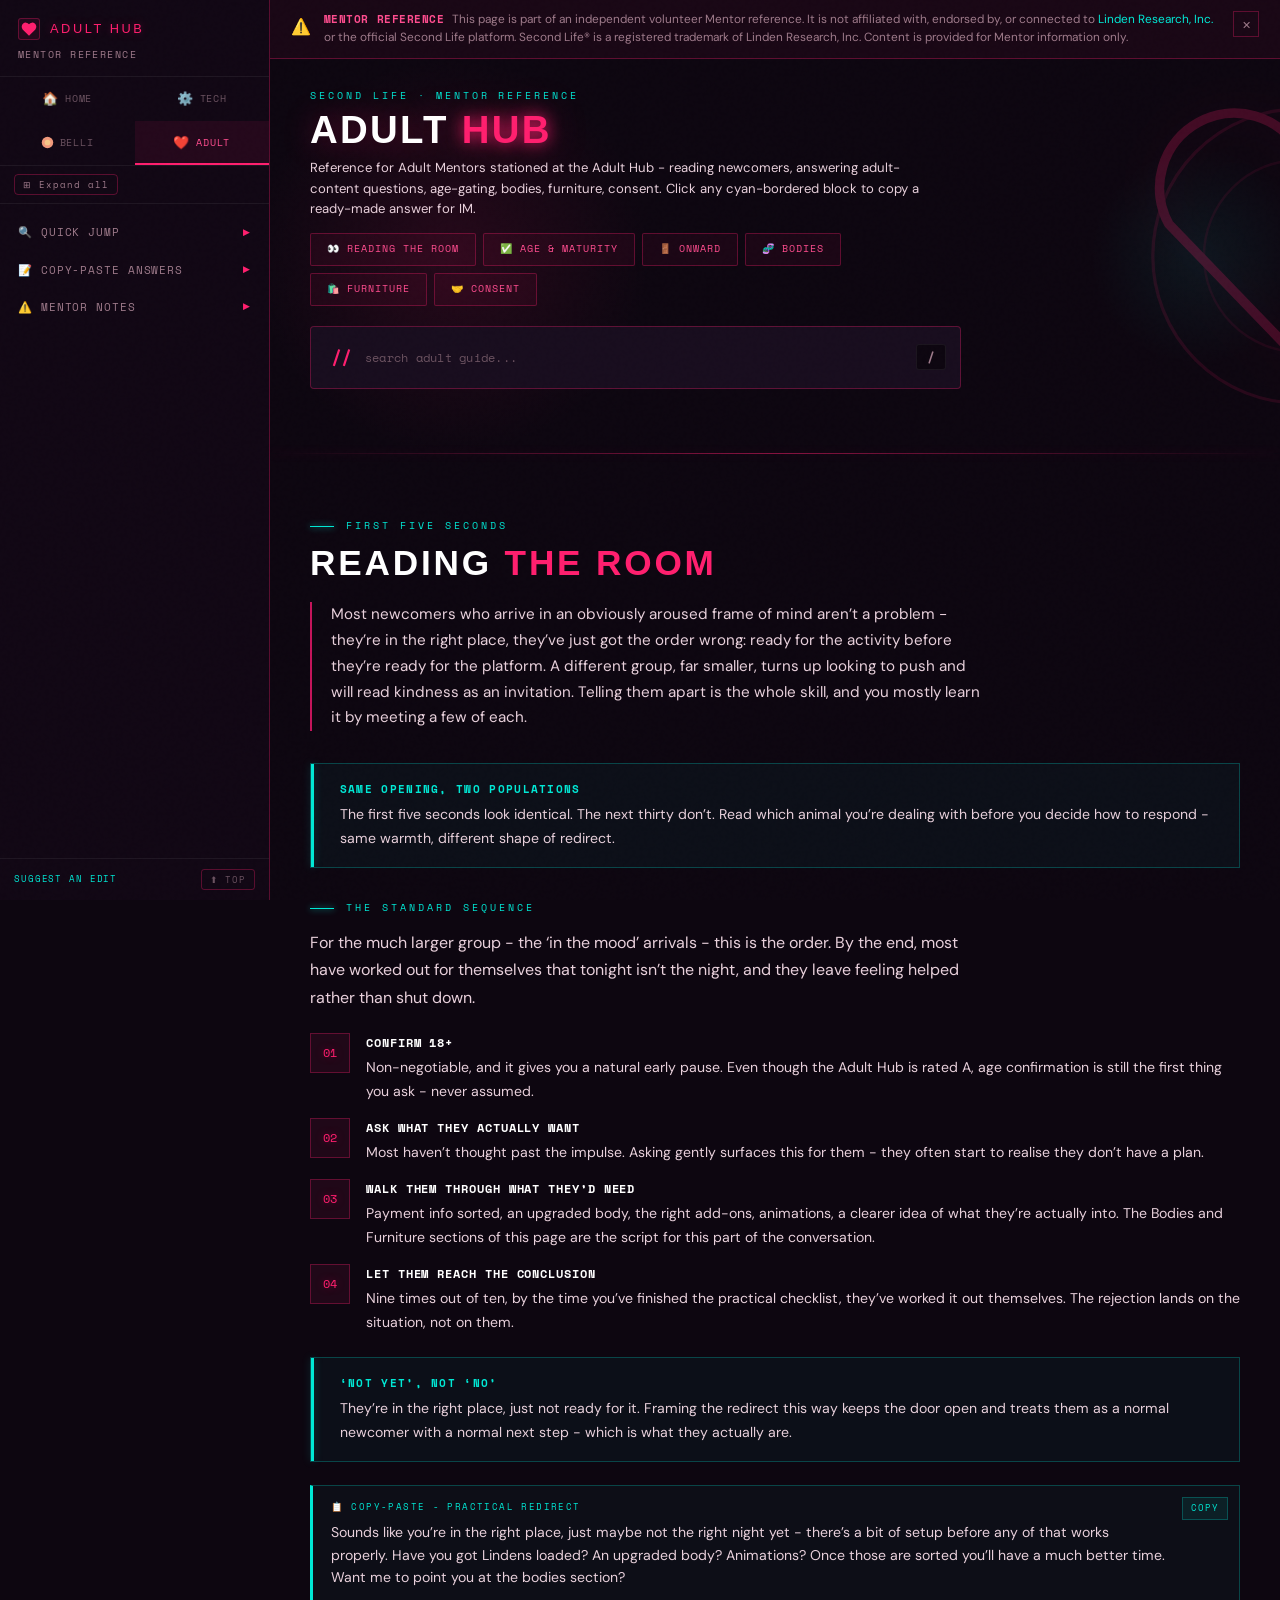
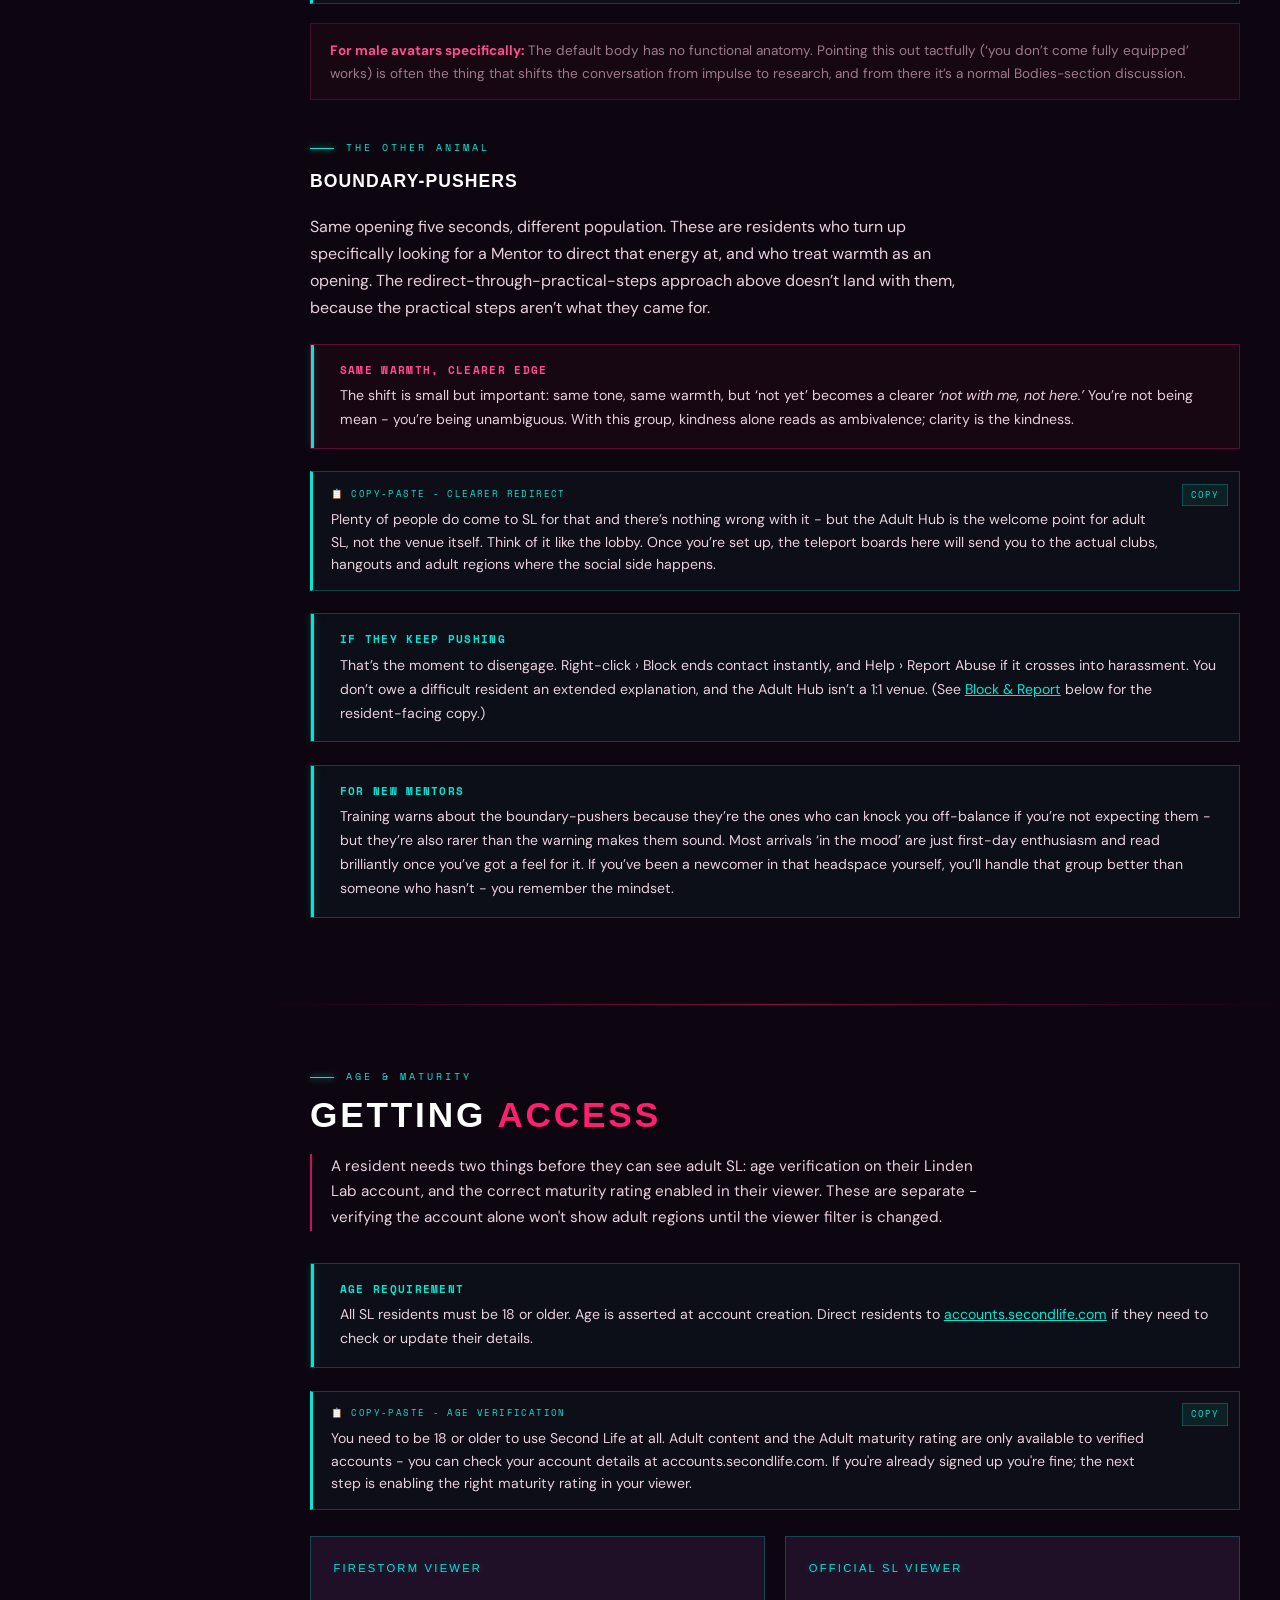
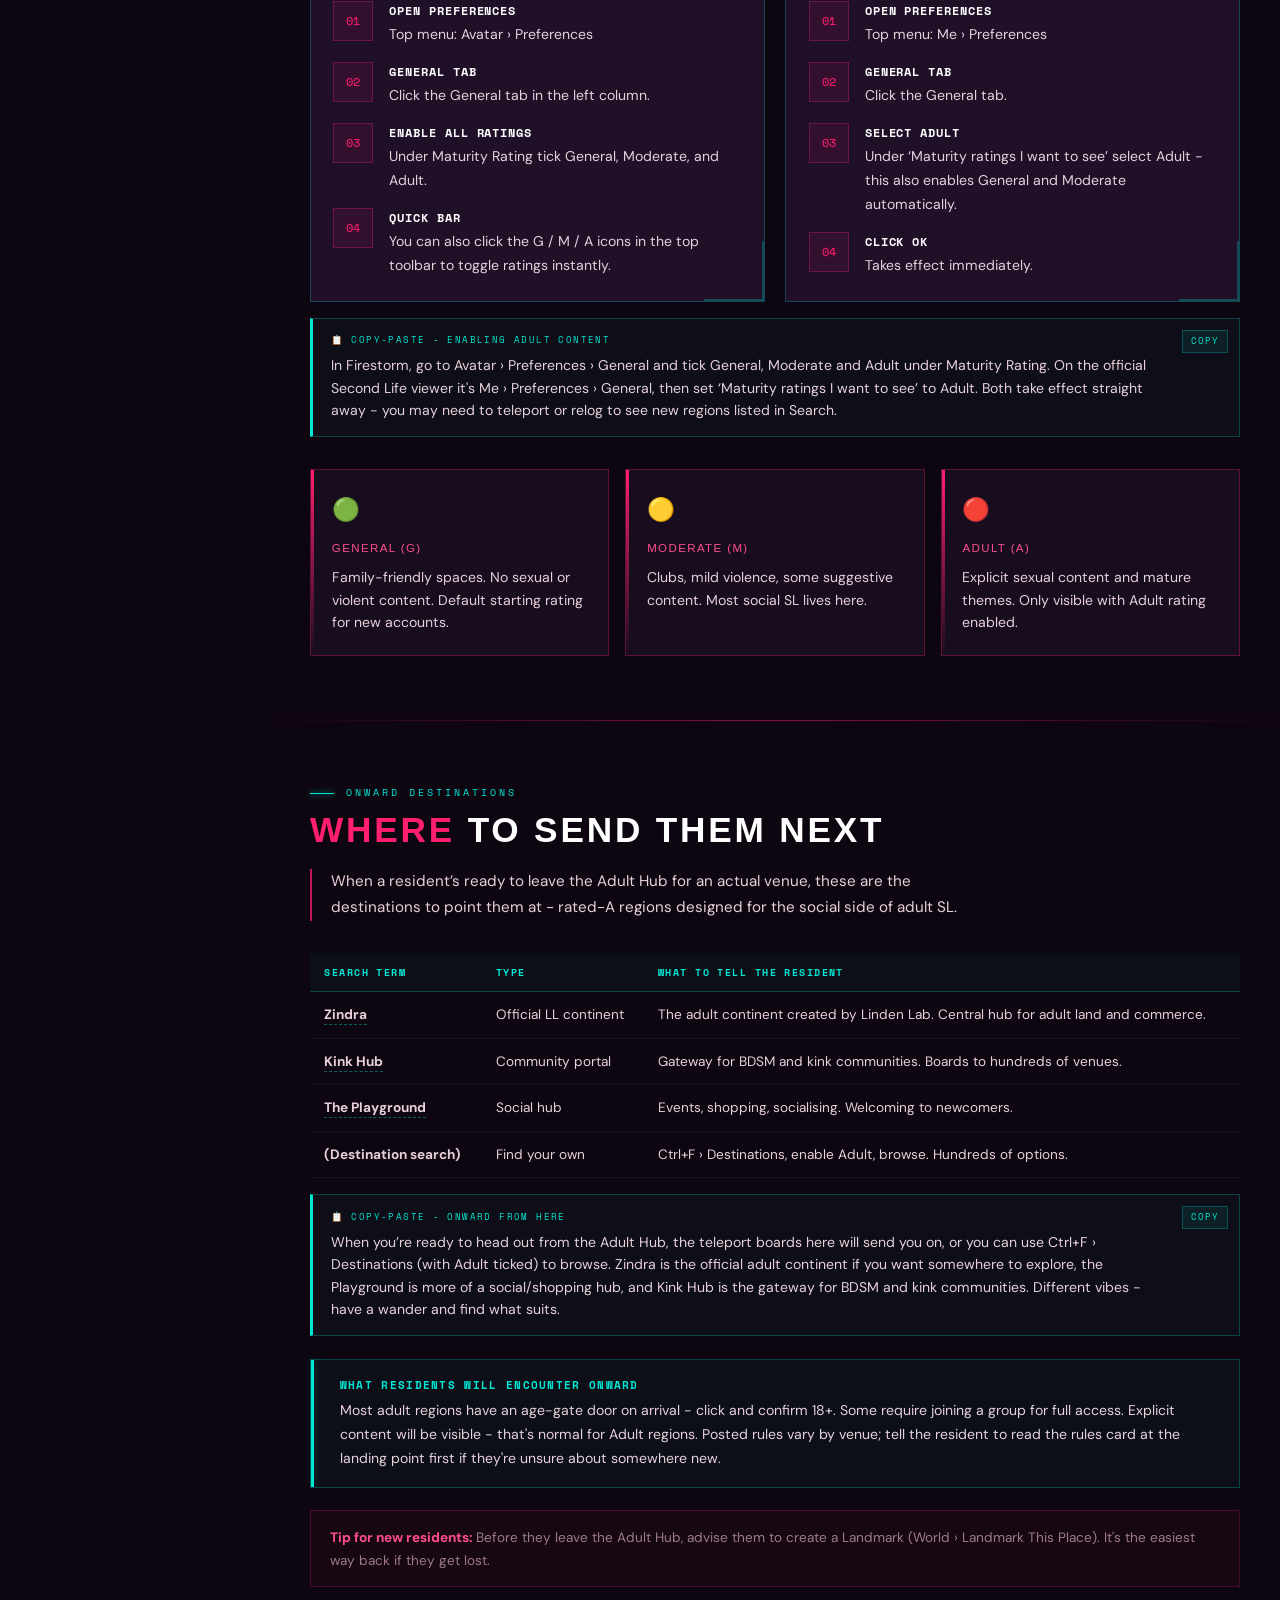
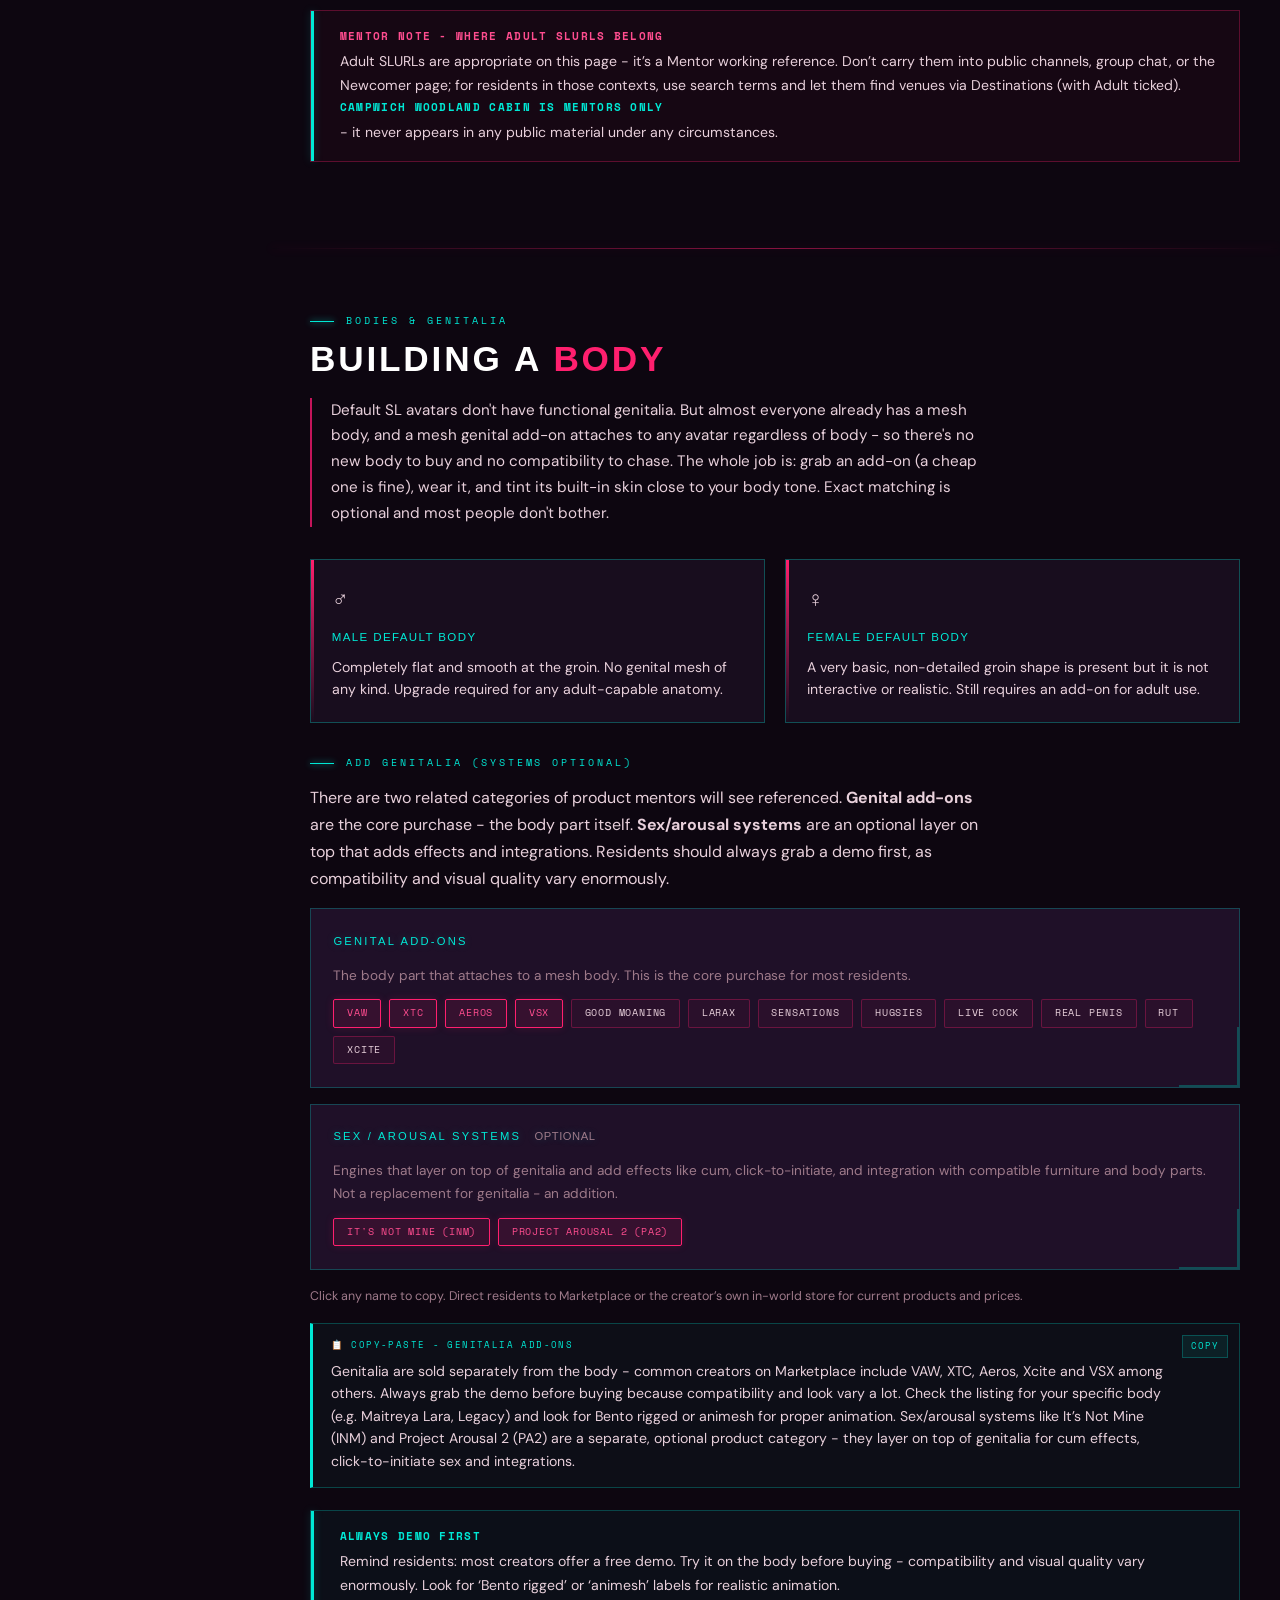
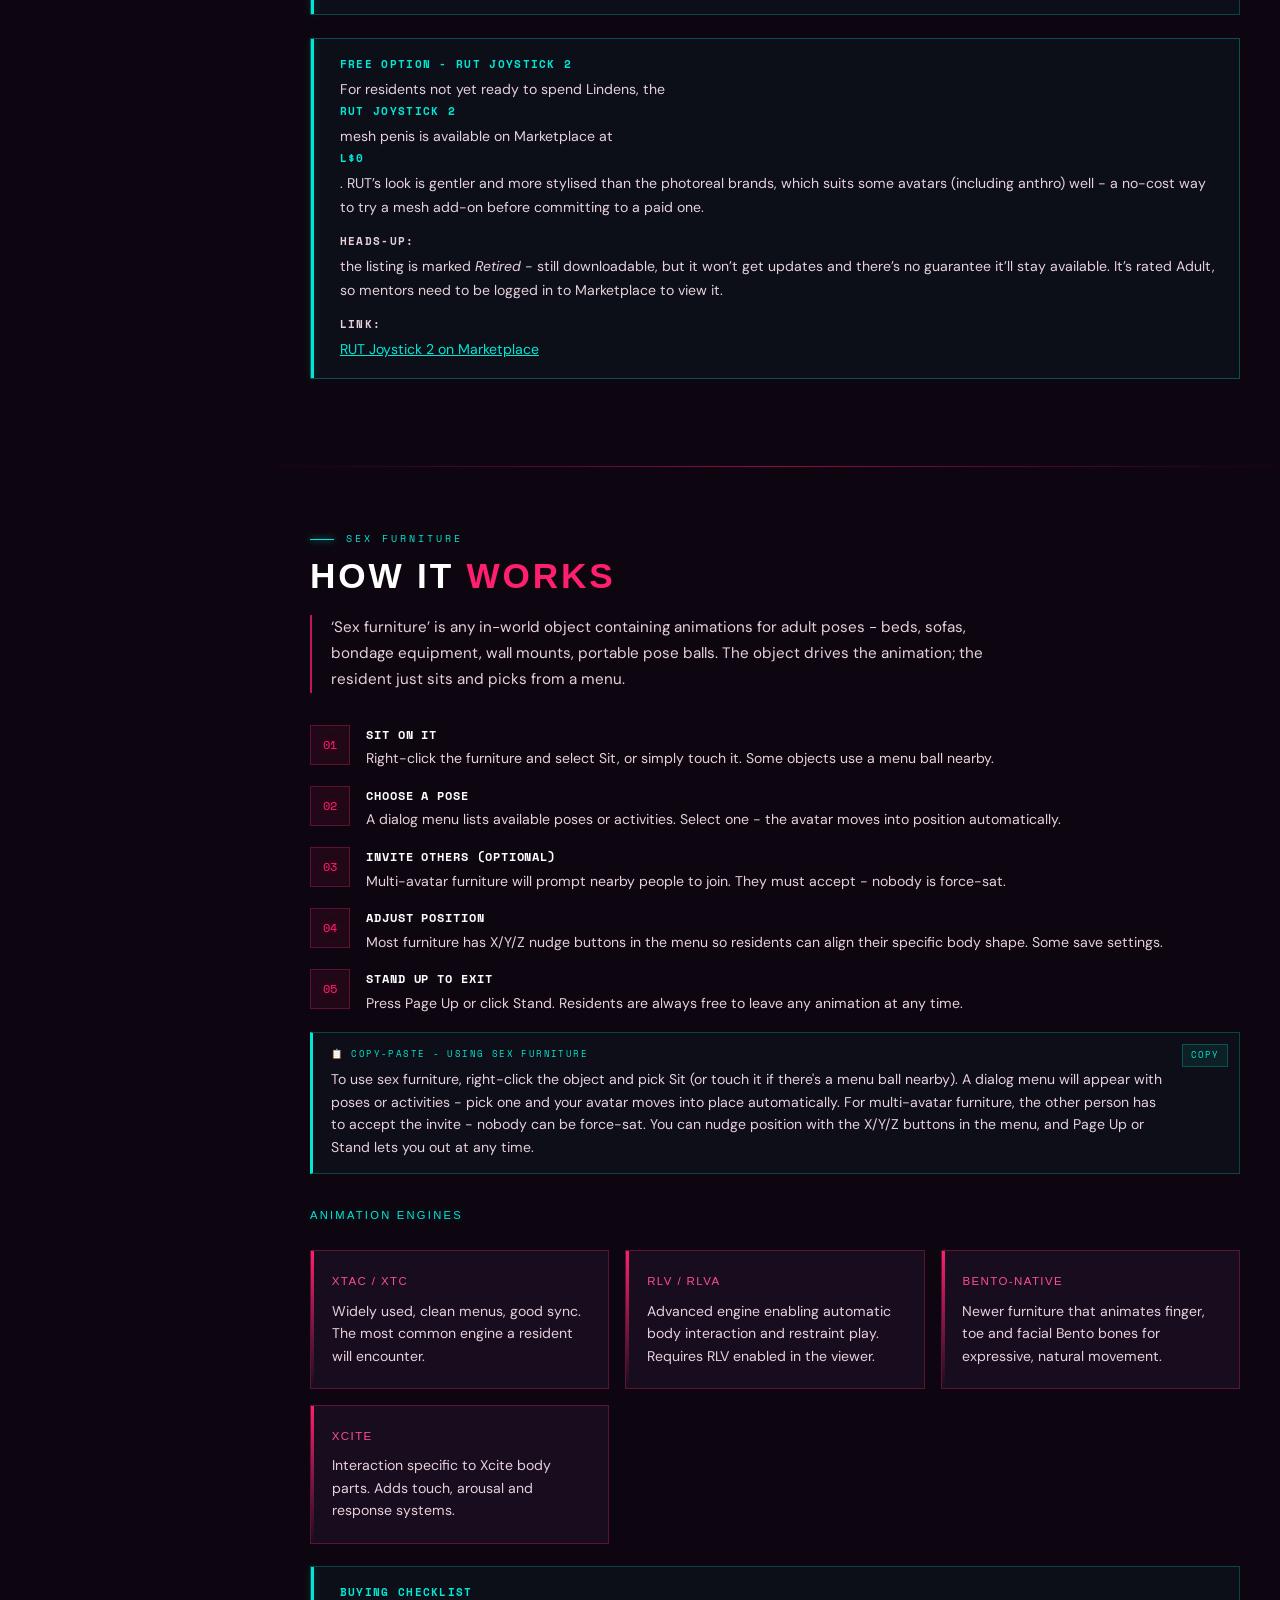
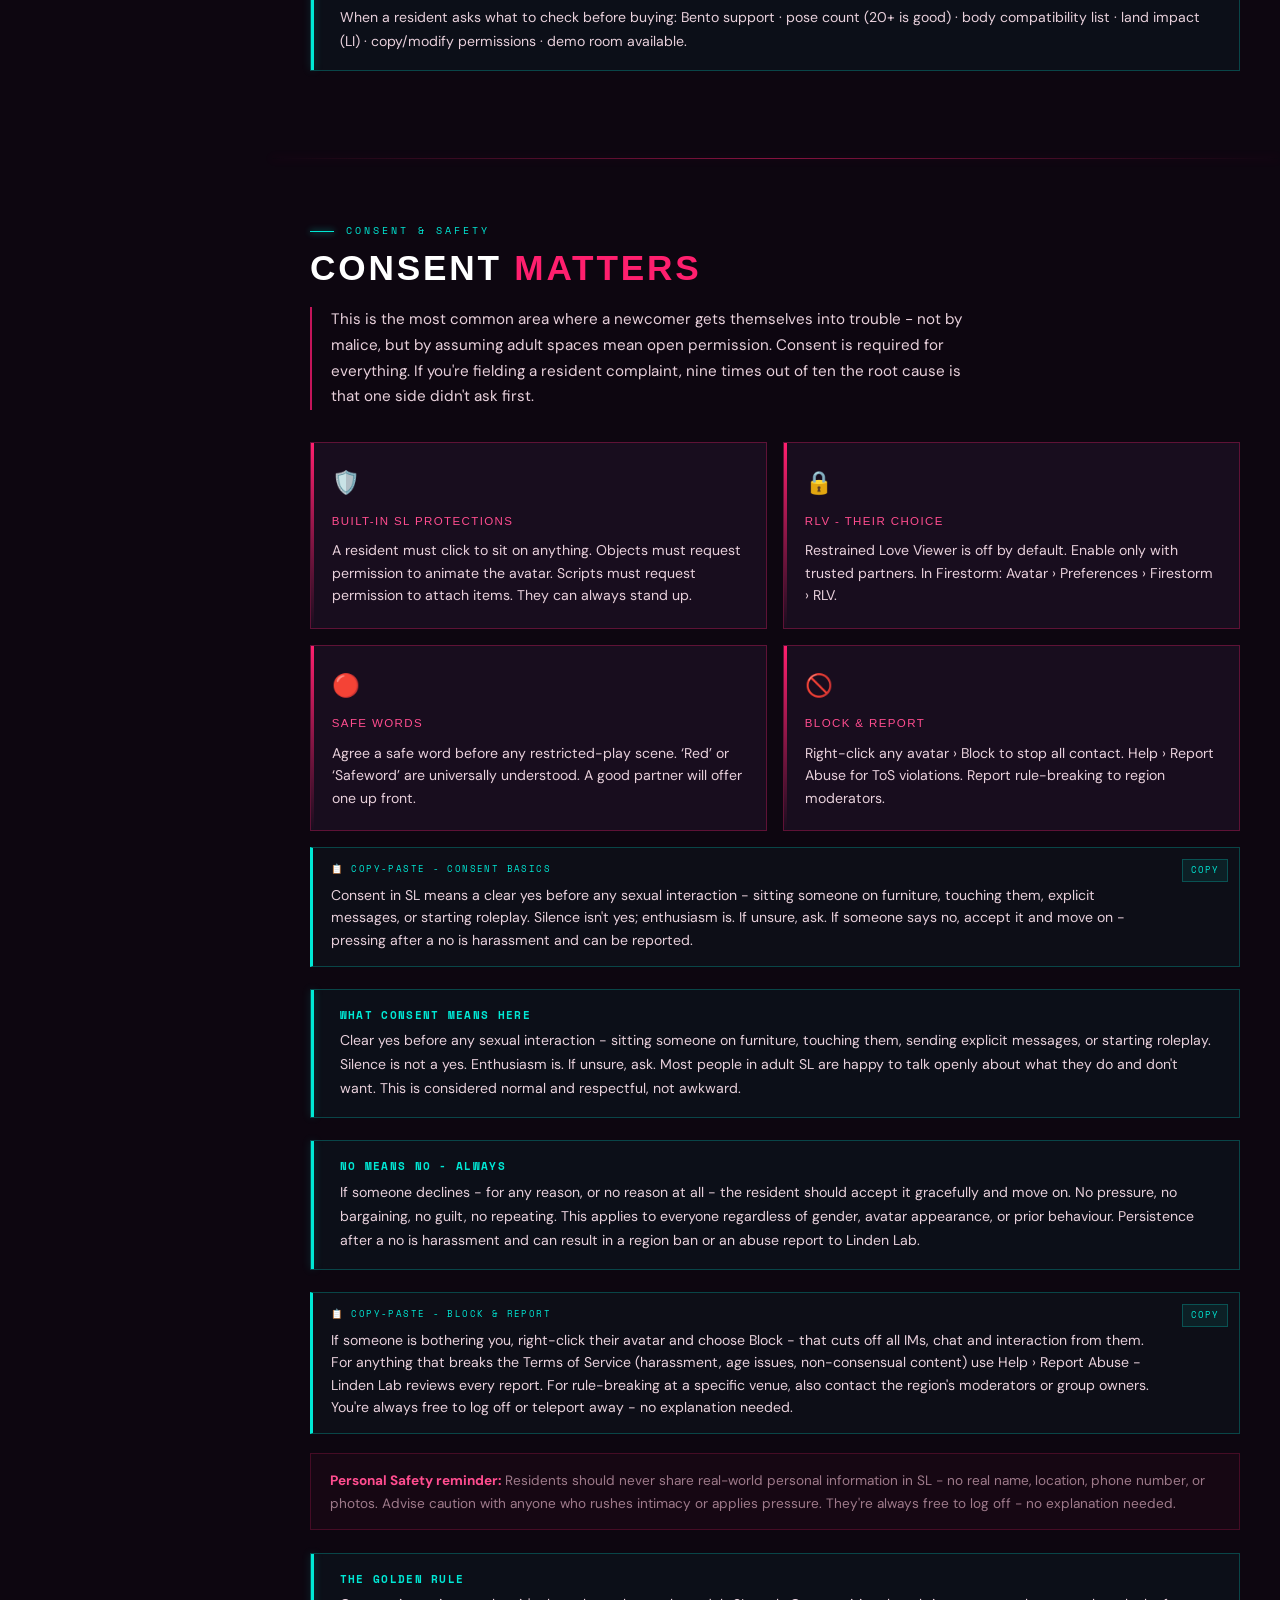
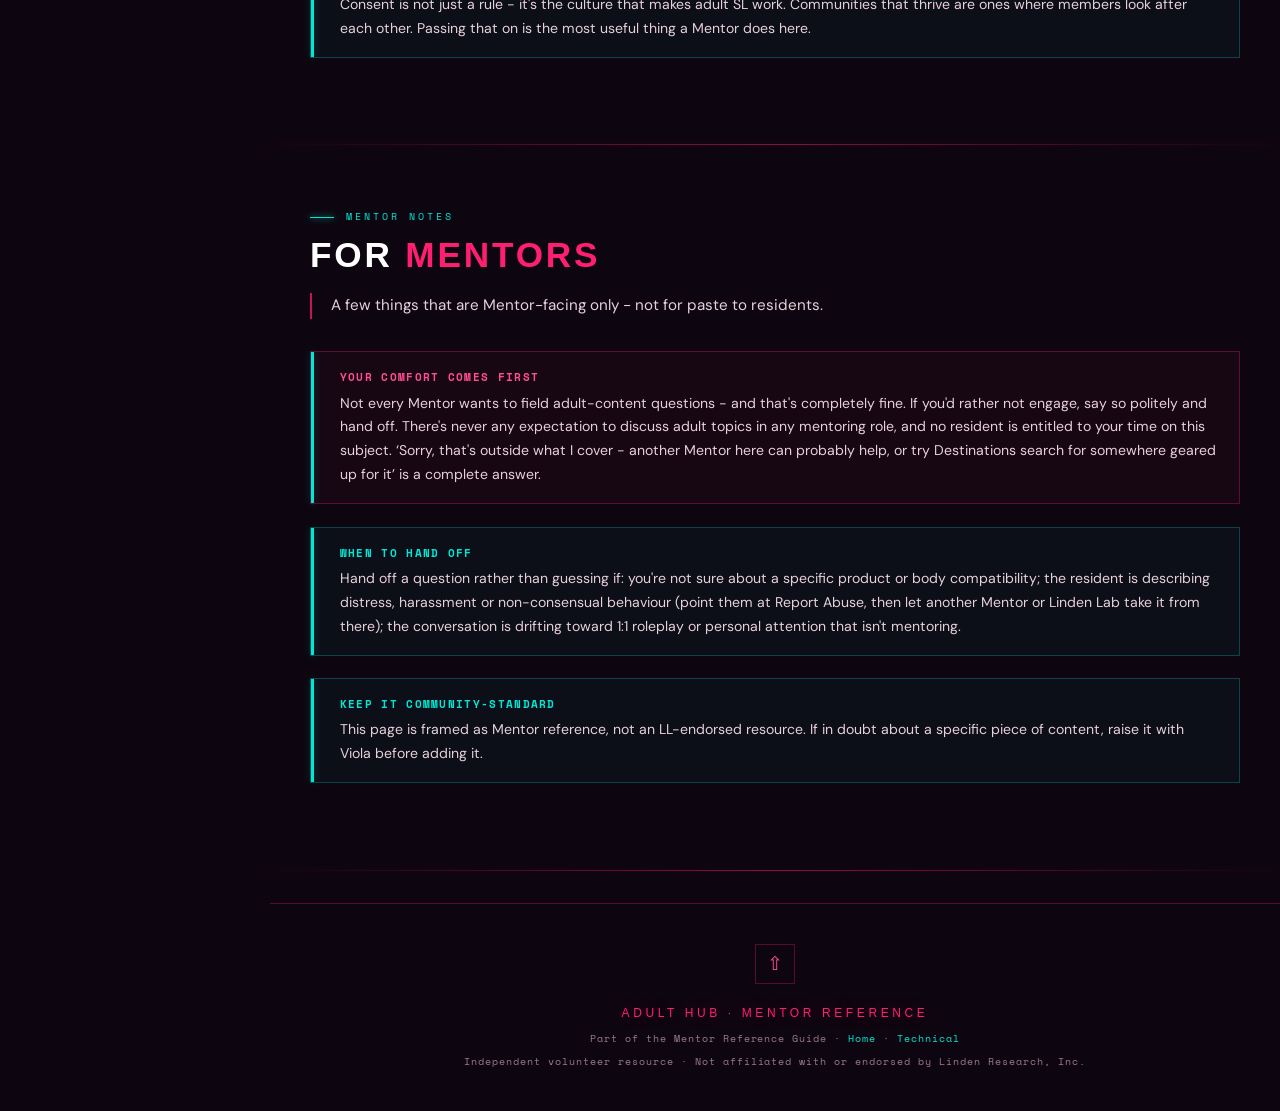
<file: adult-hub.html>
<!DOCTYPE html>
<html lang="en">
<head>
<meta charset="UTF-8">
<meta name="viewport" content="width=device-width, initial-scale=1.0">
<title>Adult Hub - Mentor Reference</title>
<link rel="icon" type="image/svg+xml" href="[data-uri]">
<link rel="preconnect" href="https://fonts.googleapis.com">
<link rel="preconnect" href="https://fonts.gstatic.com" crossorigin>
<link href="https://fonts.googleapis.com/css2?family=Syncopate:wght@400;700&family=DM+Sans:wght@300;400;500;600&family=Space+Mono:wght@400;700&display=swap" rel="stylesheet">
<style>
  :root {
    --bg-deep:       #0d0610;
    --bg-card:       #180d1e;
    --bg-panel:      #1f1028;
    --bg-sidebar:    #110714;
    --pink:          #ff1f6e;
    --pink-bright:   #ff4d8f;
    --pink-dim:      #c4145a;
    --pink-glow:     rgba(255,31,110,0.35);
    --cyan:          #00e8d5;
    --cyan-dim:      #00a898;
    --cyan-glow:     rgba(0,232,213,0.25);
    --white:         #ffffff;
    --text-body:     #e8d0db;
    --text-muted:    #9e7a8a;
    --text-dim:      #6b5260;
    --border-pink:   rgba(255,31,110,0.3);
    --border-cyan:   rgba(0,232,213,0.25);
    --border-soft:   rgba(255,255,255,0.06);
    --font-display:  'Syncopate', sans-serif;
    --font-body:     'DM Sans', sans-serif;
    --font-mono:     'Space Mono', monospace;
  }

  *, *::before, *::after { box-sizing: border-box; margin: 0; padding: 0; }
  html { scroll-behavior: smooth; }

  body {
    background: var(--bg-deep);
    color: var(--text-body);
    font-family: var(--font-body);
    font-size: 16px;
    line-height: 1.7;
    overflow-x: hidden;
  }

  body::before {
    content: '';
    position: fixed; inset: 0;
    background-image: url("data:image/svg+xml,%3Csvg viewBox='0 0 256 256' xmlns='http://www.w3.org/2000/svg'%3E%3Cfilter id='noise'%3E%3CfeTurbulence type='fractalNoise' baseFrequency='0.9' numOctaves='4' stitchTiles='stitch'/%3E%3C/filter%3E%3Crect width='100%25' height='100%25' filter='url(%23noise)' opacity='0.035'/%3E%3C/svg%3E");
    pointer-events: none; z-index: 9999; opacity: 0.4;
  }

  /* ══════════════════════════════════════════
     LAYOUT — sidebar + main
     ══════════════════════════════════════════ */
  #app { display: flex; min-height: 100vh; position: relative; }

  /* ── Sidebar ── */
  #sidebar {
    width: 270px;
    flex-shrink: 0;
    background: var(--bg-sidebar);
    border-right: 1px solid var(--border-pink);
    height: 100vh;
    position: sticky;
    top: 0;
    overflow-y: auto;
    display: flex;
    flex-direction: column;
    z-index: 50;
  }
  #sidebar::-webkit-scrollbar { width: 6px; }
  #sidebar::-webkit-scrollbar-track { background: transparent; }
  #sidebar::-webkit-scrollbar-thumb { background: rgba(255,31,110,0.15); border-radius: 3px; }
  #sidebar::-webkit-scrollbar-thumb:hover { background: rgba(255,31,110,0.35); }

  .sb-logo {
    padding: 18px 18px 14px;
    border-bottom: 1px solid var(--border-soft);
  }
  .sb-logo-row {
    display: flex; align-items: center; gap: 10px;
    font-family: var(--font-display);
    font-size: 0.8rem;
    letter-spacing: 0.2em;
    color: var(--pink);
    text-shadow: 0 0 10px var(--pink-glow);
    text-transform: uppercase;
  }
  .sb-logo-hex {
    width: 22px; height: 22px;
    display: flex; align-items: center; justify-content: center;
    background: rgba(255,31,110,0.08);
    border: 1px solid var(--border-pink);
    border-radius: 3px;
  }
  .sb-logo-sub {
    font-family: var(--font-mono);
    font-size: 0.6rem;
    letter-spacing: 0.15em;
    color: var(--text-muted);
    margin-top: 6px;
    text-transform: uppercase;
  }

  /* ── Page nav (Home / Tech / Belli / Adult — 2x2) ── */
  .page-nav {
    display: flex;
    flex-wrap: wrap;
    border-bottom: 1px solid var(--border-soft);
  }
  .page-nav-link {
    flex: 1 1 50%;
    min-width: 0;
    display: flex;
    align-items: center;
    justify-content: center;
    gap: 6px;
    padding: 10px 8px;
    font-family: var(--font-mono);
    font-size: 0.65rem;
    letter-spacing: 0.08em;
    text-transform: uppercase;
    color: var(--text-dim);
    text-decoration: none;
    border-bottom: 2px solid transparent;
    transition: color 0.15s, border-color 0.15s, background 0.15s;
    cursor: pointer;
    background: none;
  }
  .page-nav-link:hover { color: var(--text-body); background: rgba(255,31,110,0.08); }
  .page-nav-link.active {
    color: var(--pink-bright);
    border-bottom-color: var(--pink);
    background: rgba(255,31,110,0.08);
  }
  .pn-icon { font-size: 13px; flex-shrink: 0; }

  /* ── Search ── */
  .search-wrap { padding: 12px 14px; border-bottom: 1px solid var(--border-soft); }
  .search-inner {
    display: flex;
    align-items: center;
    gap: 8px;
    background: rgba(255,255,255,0.03);
    border: 1px solid var(--border-pink);
    border-radius: 6px;
    padding: 6px 10px;
    transition: border-color 0.15s, box-shadow 0.15s;
  }
  .search-inner:focus-within { border-color: var(--pink); box-shadow: 0 0 10px var(--pink-glow); }
  .search-icon {
    font-family: var(--font-mono);
    color: var(--cyan);
    font-size: 11px;
    flex-shrink: 0;
    pointer-events: none;
  }
  #global-search {
    flex: 1;
    min-width: 0;
    background: none;
    border: none;
    outline: none;
    color: var(--text-body);
    font-family: var(--font-mono);
    font-size: 12px;
  }
  #global-search::placeholder { color: var(--text-dim); }
  #search-clear {
    display: none;
    background: none;
    border: none;
    color: var(--text-muted);
    cursor: pointer;
    font-size: 11px;
    line-height: 1;
    padding: 2px 3px;
    border-radius: 3px;
    flex-shrink: 0;
    transition: color 0.15s;
  }
  #search-clear:hover { color: var(--pink-bright); }
  #search-count {
    font-family: var(--font-mono);
    font-size: 10px;
    color: var(--cyan);
    margin-top: 6px;
    min-height: 14px;
    letter-spacing: 0.05em;
  }

  /* ── Sidebar nav groups ── */
  .sb-nav { padding: 10px 8px; flex: 1; }
  .sb-toolbar {
    padding: 8px 14px;
    border-bottom: 1px solid var(--border-soft);
    display: flex;
    align-items: center;
    justify-content: flex-start;
  }
  #nav-toggle-btn {
    font-family: var(--font-mono);
    font-size: 9px;
    letter-spacing: 1px;
    color: var(--text-muted);
    background: none;
    border: 1px solid var(--border-pink);
    border-radius: 4px;
    padding: 3px 8px;
    cursor: pointer;
    transition: color 0.15s, border-color 0.15s;
  }
  #nav-toggle-btn:hover { color: var(--pink-bright); border-color: var(--pink); }
  .nav-group { margin-bottom: 2px; }
  .nav-group-hdr {
    display: flex; align-items: center; gap: 8px;
    padding: 8px 10px;
    font-family: var(--font-mono);
    font-size: 0.7rem;
    letter-spacing: 0.08em;
    text-transform: uppercase;
    color: var(--text-muted);
    cursor: pointer;
    transition: color 0.15s, background 0.15s;
    border-radius: 3px;
    user-select: none;
  }
  .nav-group-hdr:hover { color: var(--white); background: rgba(255,31,110,0.06); }
  .nav-group-hdr .ng-arrow { margin-left: auto; font-size: 9px; transition: transform 0.2s; color: var(--pink); }
  .nav-group-hdr.open .ng-arrow { transform: rotate(90deg); }
  .nav-items {
    display: none;
    flex-direction: column;
    padding: 2px 0 6px 8px;
    border-left: 1px solid var(--border-soft);
    margin-left: 12px;
  }
  .nav-items.open { display: flex; }
  .nav-item {
    display: flex; align-items: center; gap: 8px;
    padding: 6px 10px;
    font-family: var(--font-body);
    font-size: 0.78rem;
    color: var(--text-muted);
    cursor: pointer;
    transition: color 0.15s, background 0.15s;
    border-radius: 2px;
  }
  .nav-item:hover { color: var(--cyan); background: rgba(0,232,213,0.05); }
  .ni-dot { width: 3px; height: 3px; background: var(--pink-dim); border-radius: 50%; flex-shrink: 0; }
  .nav-item:hover .ni-dot { background: var(--cyan); }

  .sb-footer {
    padding: 10px 14px;
    border-top: 1px solid var(--border-soft);
    font-family: var(--font-mono);
    font-size: 0.55rem;
    letter-spacing: 0.1em;
    color: var(--text-dim);
    text-transform: uppercase;
    display: flex;
    align-items: center;
    gap: 8px;
  }
  .sb-footer a { color: var(--cyan); text-decoration: none; }
  .sb-top-btn {
    margin-left: auto;
    font-family: var(--font-mono);
    font-size: 0.55rem;
    letter-spacing: 0.1em;
    color: var(--text-dim);
    background: none;
    border: 1px solid var(--border-pink);
    border-radius: 3px;
    padding: 3px 8px;
    cursor: pointer;
    transition: color 0.15s, border-color 0.15s, box-shadow 0.15s;
    text-transform: uppercase;
    flex-shrink: 0;
  }
  .sb-top-btn:hover {
    color: var(--pink-bright);
    border-color: var(--pink);
    box-shadow: 0 0 8px var(--pink-glow);
  }

  /* ── Sidebar toggle (mobile) ── */
  #sidebar-toggle {
    display: none;
    position: fixed;
    top: 14px; left: 14px;
    z-index: 150;
    width: 40px; height: 40px;
    background: var(--bg-panel);
    border: 1px solid var(--border-pink);
    color: var(--pink-bright);
    font-size: 1.2rem;
    cursor: pointer;
    align-items: center;
    justify-content: center;
  }

  /* ══════════════════════════════════════════
     MAIN
     ══════════════════════════════════════════ */
  #main { flex: 1; min-width: 0; position: relative; }

  /* ── Hero (compact banner ~25vh) ── */
  .hero {
    min-height: 25vh;
    padding: 1.8rem 2.5rem 1.8rem;
    position: relative;
    max-width: 1400px;
    margin: 0 auto;
  }
  .hero::before {
    content: '';
    position: absolute;
    width: 400px; height: 400px;
    border-radius: 50%;
    background: radial-gradient(circle, rgba(255,31,110,0.10) 0%, transparent 70%);
    top: 50%; left: 18%;
    transform: translate(-50%, -50%);
    pointer-events: none;
  }
  .hero::after {
    content: '';
    position: absolute;
    width: 220px; height: 220px;
    border-radius: 50%;
    background: radial-gradient(circle, rgba(0,232,213,0.07) 0%, transparent 70%);
    top: 50%; right: 8%;
    transform: translate(50%, -50%);
    pointer-events: none;
  }
  .hero-heart {
    position: absolute;
    right: -180px;
    top: 50%;
    transform: translateY(-50%);
    width: 320px;
    height: 320px;
    pointer-events: none;
    z-index: 1;
    opacity: 0.22;
  }
  .hero-heart svg {
    width: 100%;
    height: 100%;
    display: block;
    filter: drop-shadow(0 0 24px var(--pink-glow));
  }
  .hero-body {
    position: relative;
    z-index: 2;
    min-width: 0;
    max-width: 70%;
  }
  .hero-eyebrow {
    font-family: var(--font-mono);
    font-size: 0.62rem;
    letter-spacing: 0.3em;
    color: var(--cyan);
    text-transform: uppercase;
    margin-bottom: 0.4rem;
    opacity: 0;
    animation: fadeUp 0.6s 0.1s forwards;
  }
  .hero-title {
    font-family: var(--font-display);
    font-size: clamp(1.6rem, 3.2vw, 2.4rem);
    font-weight: 700;
    line-height: 1.0;
    letter-spacing: 0.06em;
    text-transform: uppercase;
    color: var(--white);
    text-shadow: 0 0 30px var(--pink-glow);
    margin-bottom: 0.55rem;
    opacity: 0;
    animation: fadeUp 0.6s 0.25s forwards;
  }
  .hero-title span {
    color: var(--pink);
    text-shadow: 0 0 16px var(--pink), 0 0 40px var(--pink-glow);
  }
  .hero-desc {
    font-size: 0.82rem;
    color: var(--text-body);
    max-width: 620px;
    margin-bottom: 0.85rem;
    opacity: 0;
    animation: fadeUp 0.6s 0.4s forwards;
    line-height: 1.55;
  }
  .hero-nav-pills {
    display: flex;
    flex-wrap: wrap;
    gap: 0.45rem;
    opacity: 0;
    animation: fadeUp 0.6s 0.55s forwards;
  }
  @media (max-width: 900px) {
    .hero-heart { width: 240px; height: 240px; right: -80px; opacity: 0.18; }
    .hero-body { max-width: 78%; }
  }
  @media (max-width: 640px) {
    .hero {
      padding: 1.4rem 1.2rem;
    }
    .hero-heart { display: none; }
    .hero-body { max-width: 100%; }
  }

  .pill { font-family: var(--font-mono); font-size: 0.62rem; letter-spacing: 0.1em; text-transform: uppercase; padding: 0.45rem 1rem; border-radius: 2px; border: 1px solid var(--border-pink); color: var(--pink-bright); background: rgba(255,31,110,0.06); text-decoration: none; transition: all 0.2s; white-space: nowrap; cursor: pointer; }
  .pill:hover { background: rgba(255,31,110,0.15); border-color: var(--pink); box-shadow: 0 0 16px var(--pink-glow); color: var(--white); }

  /* ── Sections ── */
  section.section { padding: 4rem 2.5rem; max-width: 1400px; margin: 0 auto; position: relative; }
  .section-label { font-family: var(--font-mono); font-size: 0.62rem; letter-spacing: 0.3em; color: var(--cyan); text-transform: uppercase; margin-bottom: 0.6rem; display: flex; align-items: center; gap: 0.75rem; }
  .section-label::before { content: ''; display: inline-block; width: 24px; height: 1px; background: var(--cyan); box-shadow: 0 0 6px var(--cyan); }
  .section-title { font-family: var(--font-display); font-size: clamp(1.4rem, 3.5vw, 2.2rem); font-weight: 700; letter-spacing: 0.08em; text-transform: uppercase; color: var(--white); line-height: 1.1; margin-bottom: 1.2rem; }
  .section-title .accent { color: var(--pink); }
  .section-intro { font-size: 0.95rem; color: var(--text-body); max-width: 680px; margin-bottom: 2rem; border-left: 2px solid var(--pink-dim); padding-left: 1.2rem; }
  .neon-divider { width: 100%; height: 1px; background: linear-gradient(to right, transparent, var(--pink), transparent); box-shadow: 0 0 10px var(--pink-glow); opacity: 0.5; }

  /* ── Cards ── */
  .card-grid { display: grid; grid-template-columns: repeat(auto-fit, minmax(240px, 1fr)); gap: 1rem; margin-top: 1.6rem; }
  .card-grid-2col { grid-template-columns: repeat(2, 1fr); }
  .card { background: var(--bg-card); border: 1px solid var(--border-pink); padding: 1.3rem; position: relative; transition: border-color 0.25s, box-shadow 0.25s, transform 0.25s; overflow: hidden; }
  .card::before { content: ''; position: absolute; top: 0; left: 0; width: 3px; height: 100%; background: linear-gradient(to bottom, var(--pink), transparent); }
  .card:hover { border-color: var(--pink); box-shadow: 0 0 24px var(--pink-glow), inset 0 0 30px rgba(255,31,110,0.04); transform: translateY(-3px); }
  .card-icon { font-size: 1.4rem; margin-bottom: 0.6rem; display: block; }
  .card-title { font-family: var(--font-display); font-size: 0.72rem; letter-spacing: 0.12em; text-transform: uppercase; color: var(--pink-bright); margin-bottom: 0.5rem; }
  .card p { font-size: 0.88rem; color: var(--text-body); line-height: 1.6; }

  /* ── Steps ── */
  .steps { display: flex; flex-direction: column; gap: 0.9rem; margin-top: 1.4rem; }
  .step { display: grid; grid-template-columns: 40px 1fr; gap: 1rem; align-items: start; }
  .step-num { font-family: var(--font-mono); font-size: 0.72rem; color: var(--pink); text-shadow: 0 0 8px var(--pink-glow); background: rgba(255,31,110,0.08); border: 1px solid var(--border-pink); width: 40px; height: 40px; display: flex; align-items: center; justify-content: center; flex-shrink: 0; }
  .step-body strong { display: block; font-family: var(--font-mono); font-size: 0.72rem; letter-spacing: 0.08em; color: var(--white); margin-bottom: 0.2rem; text-transform: uppercase; }
  .step-body p { font-size: 0.88rem; color: var(--text-body); }

  /* ── Two col ── */
  .two-col { display: grid; grid-template-columns: 1fr 1fr; gap: 1.3rem; margin-top: 1.6rem; }

  /* ── Panel ── */
  .panel { background: var(--bg-panel); border: 1px solid var(--border-cyan); padding: 1.4rem; position: relative; }
  .panel::after { content: ''; position: absolute; bottom: 0; right: 0; width: 60px; height: 60px; border-right: 2px solid var(--cyan-dim); border-bottom: 2px solid var(--cyan-dim); opacity: 0.4; }
  .panel-title { font-family: var(--font-display); font-size: 0.7rem; letter-spacing: 0.2em; text-transform: uppercase; color: var(--cyan); text-shadow: 0 0 8px var(--cyan-glow); margin-bottom: 0.8rem; }

  /* ── Tags ── */
  .tag-grid { display: flex; flex-wrap: wrap; gap: 0.5rem; margin-top: 0.8rem; }
  .tag { font-family: var(--font-mono); font-size: 0.62rem; letter-spacing: 0.08em; padding: 0.3rem 0.8rem; border-radius: 2px; border: 1px solid var(--border-pink); color: var(--text-body); background: rgba(255,31,110,0.05); text-transform: uppercase; cursor: pointer; transition: color 0.15s, background 0.15s, border-color 0.15s, box-shadow 0.15s; user-select: none; }
  .tag:hover { color: var(--white); background: rgba(255,31,110,0.18); border-color: var(--pink); box-shadow: 0 0 10px rgba(255,31,110,0.25); }
  .tag.featured { border-color: var(--pink); color: var(--pink-bright); background: rgba(255,31,110,0.1); box-shadow: 0 0 8px rgba(255,31,110,0.15); }
  .tag.featured:hover { color: var(--white); background: rgba(255,31,110,0.25); box-shadow: 0 0 14px rgba(255,31,110,0.35); }
  .tag.copied { color: var(--bg-deep) !important; background: var(--cyan) !important; border-color: var(--cyan) !important; box-shadow: 0 0 14px var(--cyan-glow) !important; }

  /* ── Inline copyable text (table cells etc.) ── */
  .copyable {
    cursor: pointer;
    border-bottom: 1px dashed rgba(0,232,213,0.4);
    padding-bottom: 1px;
    transition: color 0.15s, background 0.15s, border-color 0.15s;
    user-select: none;
  }
  .copyable:hover { color: var(--cyan); border-bottom-color: var(--cyan); background: rgba(0,232,213,0.08); }
  .copyable.copied { color: var(--bg-deep) !important; background: var(--cyan) !important; border-bottom-color: var(--cyan) !important; padding: 1px 4px; border-radius: 2px; }

  /* ── Callout ── */
  .callout { border: 1px solid var(--border-cyan); background: rgba(0,232,213,0.04); padding: 1rem 1.4rem; margin: 1.4rem 0; position: relative; padding-left: 1.8rem; }
  .callout::before { content: ''; position: absolute; left: 0; top: 0; bottom: 0; width: 3px; background: var(--cyan); box-shadow: 0 0 8px var(--cyan-glow); }
  .callout strong { display: block; font-family: var(--font-mono); font-size: 0.68rem; letter-spacing: 0.12em; text-transform: uppercase; color: var(--cyan); margin-bottom: 0.3rem; }
  .callout p { font-size: 0.88rem; color: var(--text-body); }

  /* ── Note ── */
  .note { border: 1px solid rgba(255,31,110,0.2); background: rgba(255,31,110,0.04); padding: 0.9rem 1.2rem; margin: 1.2rem 0; font-size: 0.85rem; color: var(--text-muted); }
  .note b { color: var(--pink-bright); }

  /* ── Table ── */
  .styled-table { width: 100%; border-collapse: collapse; margin-top: 1.2rem; font-size: 0.85rem; }
  .styled-table th { font-family: var(--font-mono); font-size: 0.6rem; letter-spacing: 0.15em; text-transform: uppercase; color: var(--cyan); text-align: left; padding: 0.7rem 0.9rem; border-bottom: 1px solid var(--border-cyan); background: rgba(0,232,213,0.04); }
  .styled-table td { padding: 0.7rem 0.9rem; border-bottom: 1px solid rgba(255,255,255,0.04); color: var(--text-body); vertical-align: top; }
  .styled-table tr:hover td { background: rgba(255,31,110,0.03); }

  /* ── Copy block (mentor-facing paste blocks) ── */
  .copy-block {
    background: rgba(0,232,213,0.03);
    border: 1px solid var(--border-cyan);
    border-left: 3px solid var(--cyan);
    padding: 0.9rem 1.1rem 0.9rem 1.1rem;
    margin: 1rem 0;
    position: relative;
    font-size: 0.88rem;
    color: var(--text-body);
    line-height: 1.6;
    cursor: pointer;
    transition: background 0.15s, border-color 0.15s;
    padding-right: 4.5rem;
  }
  .copy-block:hover { background: rgba(0,232,213,0.08); border-color: var(--cyan); }
  .copy-block .cb-label {
    display: block;
    font-family: var(--font-mono);
    font-size: 0.58rem;
    letter-spacing: 0.15em;
    text-transform: uppercase;
    color: var(--cyan);
    margin-bottom: 0.4rem;
  }
  .copy-block .cb-btn {
    position: absolute;
    top: 0.7rem; right: 0.7rem;
    font-family: var(--font-mono);
    font-size: 0.58rem;
    letter-spacing: 0.1em;
    padding: 3px 8px;
    background: rgba(0,232,213,0.08);
    border: 1px solid var(--border-cyan);
    color: var(--cyan);
    text-transform: uppercase;
    pointer-events: none;
  }
  .copy-block.copied { background: rgba(0,232,213,0.15); border-color: var(--cyan); }
  .copy-block.copied .cb-btn { background: var(--cyan); color: var(--bg-deep); }

  /* ── Footer ── */
  footer { border-top: 1px solid var(--border-pink); padding: 2.5rem 2rem; text-align: center; margin-top: 2rem; }
  .footer-logo { font-family: var(--font-display); font-size: 0.75rem; letter-spacing: 0.3em; color: var(--pink); text-shadow: 0 0 16px var(--pink-glow); text-transform: uppercase; margin-bottom: 0.5rem; }
  footer p { font-family: var(--font-mono); font-size: 0.62rem; letter-spacing: 0.1em; color: var(--text-muted); margin-top: 0.4rem; }
  footer a { color: var(--cyan); text-decoration: none; }

  #to-top { display: inline-flex; align-items: center; justify-content: center; width: 40px; height: 40px; border: 1px solid var(--border-pink); color: var(--pink-bright); font-size: 1.2rem; text-decoration: none; margin-bottom: 1.2rem; transition: border-color 0.2s, color 0.2s, box-shadow 0.2s; animation: pulse-glow 3s ease-in-out infinite; cursor: pointer; background: none; font-family: var(--font-body); }
  #to-top:hover { border-color: var(--pink); color: var(--white); box-shadow: 0 0 20px var(--pink-glow); }

  /* ── Disclaimer banner ── */
  #disclaimer {
    display: flex; align-items: flex-start; gap: 0.8rem;
    background: rgba(255,31,110,0.05); border-bottom: 1px solid var(--border-pink);
    padding: 0.7rem 1.3rem;
  }
  #disclaimer.hidden { display: none; }
  .disclaimer-inner { display: flex; gap: 0.8rem; align-items: flex-start; max-width: 100%; flex: 1; }
  .disclaimer-icon { font-size: 1rem; flex-shrink: 0; margin-top: 2px; }
  #disclaimer p { font-size: 0.74rem; color: var(--text-muted); line-height: 1.5; flex: 1; }
  #disclaimer p strong { color: var(--pink-bright); font-family: var(--font-mono); letter-spacing: 0.05em; text-transform: uppercase; font-size: 0.7rem; margin-right: 4px; }
  #disclaimer p a { color: var(--cyan); text-decoration: none; }
  #disclaimer p a:hover { text-decoration: underline; }
  #disclaimer-close { flex-shrink: 0; background: none; border: 1px solid var(--border-pink); color: var(--text-muted); font-size: 0.7rem; width: 26px; height: 26px; cursor: pointer; display: flex; align-items: center; justify-content: center; transition: border-color 0.2s, color 0.2s; font-family: var(--font-mono); padding: 0; }
  #disclaimer-close:hover { border-color: var(--pink); color: var(--pink-bright); }

  /* ── No-results ── */
  #no-results {
    display: none;
    text-align: center;
    padding: 3rem 2rem;
    color: var(--text-muted);
    font-family: var(--font-mono);
    font-size: 0.8rem;
    letter-spacing: 0.08em;
  }
  #no-results strong { color: var(--pink-bright); font-size: 1rem; display: block; margin-bottom: 0.5rem; }

  mark { background: rgba(255,31,110,0.35); color: var(--white); padding: 0 2px; border-radius: 2px; }

  .hidden-search { display: none !important; }

  /* ── Animations ── */
  @keyframes fadeUp   { from { opacity: 0; transform: translateY(20px); } to { opacity: 1; transform: translateY(0); } }
  @keyframes fadeIn   { from { opacity: 0; } to { opacity: 1; } }
  @keyframes pulse-glow { 0%, 100% { box-shadow: 0 0 8px var(--pink-glow); } 50% { box-shadow: 0 0 20px var(--pink-glow), 0 0 40px rgba(255,31,110,0.1); } }
  .reveal { opacity: 0; transform: translateY(24px); transition: opacity 0.7s ease, transform 0.7s ease; }
  .reveal.visible { opacity: 1; transform: translateY(0); }
  [id] { scroll-margin-top: 20px; }

  /* ══════════════════════════════════════════
     RESPONSIVE
     ══════════════════════════════════════════ */
  @media (max-width: 900px) {
    #sidebar {
      position: fixed;
      top: 0; left: 0;
      transform: translateX(-100%);
      transition: transform 0.25s ease;
      width: 280px;
    }
    #sidebar.open { transform: translateX(0); box-shadow: 4px 0 24px rgba(0,0,0,0.5); }
    #sidebar-toggle { display: flex; }
    #main { padding-top: 64px; }
    .hero { padding-top: 2rem; }
  }
  @media (max-width: 640px) {
    .two-col { grid-template-columns: 1fr; }
    .card-grid-2col { grid-template-columns: 1fr; }
    section.section { padding: 3rem 1.2rem; }
    .hero { padding: 2rem 1.2rem 2.5rem; }
  }

  /* ── HERO SEARCH BAR (self-contained, mirrors mentor.css pattern) ── */
  .hero-search-wrap {
    margin: 1.2rem 0 0;
    max-width: 760px;
    position: relative;
    opacity: 0;
    animation: fadeUp 0.6s 0.65s forwards;
  }

  .hero-search-frame {
    position: relative;
    display: flex;
    align-items: center;
    background: var(--bg-card);
    border: 1px solid var(--border-pink);
    border-radius: 4px;
    padding: 4px;
    transition: border-color 0.2s, box-shadow 0.2s;
  }

  .hero-search-frame:focus-within {
    border-color: var(--pink);
    box-shadow: 0 0 16px var(--pink-glow);
  }

  .hero-search-icon {
    font-family: var(--font-mono);
    color: var(--pink);
    font-size: 18px;
    padding: 0 14px 0 16px;
    font-weight: 700;
    user-select: none;
    letter-spacing: -1px;
  }

  .hero-search-input {
    flex: 1;
    width: auto;
    background: transparent;
    border: none;
    padding: 18px 0;
    color: var(--text-body);
    font-family: var(--font-mono);
    font-size: 15px;
    outline: none;
    min-width: 0;
    border-radius: 0;
  }

  .hero-search-input::placeholder {
    color: var(--text-muted);
    letter-spacing: 0.02em;
  }

  .hero-search-kbd {
    display: inline-flex;
    align-items: center;
    justify-content: center;
    min-width: 26px;
    height: 26px;
    padding: 0 10px;
    margin-right: 10px;
    font-family: var(--font-mono);
    font-size: 13px;
    font-weight: 700;
    color: var(--text-muted);
    background: var(--bg-deep);
    border: 1px solid var(--border-soft);
    border-radius: 3px;
    user-select: none;
    flex-shrink: 0;
    transition: opacity 0.15s;
  }

  .hero-search-frame:focus-within .hero-search-kbd { opacity: 0; }

  .hero-search-clear {
    display: none;
    position: static;
    background: none;
    border: none;
    color: var(--text-muted);
    cursor: pointer;
    font-size: 22px;
    line-height: 1;
    padding: 8px 14px;
    flex-shrink: 0;
  }
  .hero-search-clear.visible { display: inline-block; }
  .hero-search-clear:hover { color: var(--text-body); }

  .hero-search-meta {
    display: flex;
    align-items: center;
    gap: 14px;
    margin-top: 0.7rem;
    flex-wrap: wrap;
    min-height: 24px;
  }

  .hero-search-count {
    font-family: var(--font-mono);
    font-size: 11px;
    color: var(--pink);
    letter-spacing: 0.05em;
    min-height: 14px;
    white-space: nowrap;
    text-transform: uppercase;
  }

  .hero-search-chips {
    display: flex;
    flex-wrap: wrap;
    align-items: center;
    gap: 14px;
  }

  .search-chip {
    display: inline-block;
    padding: 2px 0;
    background: none;
    border: none;
    border-radius: 0;
    color: var(--pink);
    font-size: 12px;
    font-family: 'DM Sans', sans-serif;
    cursor: pointer;
    user-select: none;
    white-space: nowrap;
    text-decoration: underline;
    text-decoration-color: transparent;
    text-decoration-thickness: 1px;
    text-underline-offset: 3px;
    transition: text-decoration-color 0.2s, opacity 0.2s;
    opacity: 0.85;
  }
  .search-chip:hover {
    text-decoration-color: currentColor;
    opacity: 1;
  }

  @media (max-width: 640px) {
    .hero-search-icon { padding: 0 10px 0 12px; font-size: 16px; }
    .hero-search-input { font-size: 14px; padding: 15px 0; }
    .hero-search-kbd { display: none; }
    .hero-search-meta { gap: 10px; }
    .hero-search-chips { gap: 12px; }
  }
</style>
</head>
<body>
<div id="app">

<!-- ═══════════════════════════════════════════════════════════════════
     SIDEBAR
     ═══════════════════════════════════════════════════════════════════ -->
<nav id="sidebar">
  <div class="sb-logo">
    <div class="sb-logo-row">
      <div class="sb-logo-hex">
        <svg width="18" height="18" viewBox="0 0 24 24" fill="none" xmlns="http://www.w3.org/2000/svg">
          <path d="M12 21L3.5 12.5A5.5 5.5 0 0 1 12 5.5a5.5 5.5 0 0 1 8.5 7L12 21z" fill="#ff1f6e"/>
        </svg>
      </div>
      ADULT HUB
    </div>
    <div class="sb-logo-sub">Mentor Reference</div>
  </div>

  <div class="page-nav">
    <a class="page-nav-link" href="index.html"><span class="pn-icon">&#127968;</span>Home</a>
    <a class="page-nav-link" href="technical.html"><span class="pn-icon">&#9881;&#65039;</span>Tech</a>
    <a class="page-nav-link" href="bellisseria.html"><span class="pn-icon"><svg width="13" height="13" viewBox="0 0 100 100" style="display:inline-block;vertical-align:-2px"><circle cx="50" cy="50" r="44" fill="#f0997b"/><circle cx="50" cy="50" r="22" fill="#f5c788"/></svg></span>Belli</a>
    <a class="page-nav-link active" href="adult-hub.html"><span class="pn-icon">&#10084;&#65039;</span>Adult</a>
  </div>

  <div class="sb-toolbar">
    <button id="nav-toggle-btn" onclick="toggleAllNav()" title="Expand all sections">&#8862; Expand all</button>
  </div>

  <div class="sb-nav">
    <div class="nav-group">
      <div class="nav-group-hdr" onclick="toggleNav(this)">
        <span>&#128269;</span> Quick Jump <span class="ng-arrow">&#9654;</span>
      </div>
      <div class="nav-items">
        <span class="nav-item" onclick="jumpTo('reading-room')"><span class="ni-dot"></span>Reading the Room</span>
        <span class="nav-item" onclick="jumpTo('maturity')"><span class="ni-dot"></span>Age &amp; Maturity</span>
        <span class="nav-item" onclick="jumpTo('portals')"><span class="ni-dot"></span>Onward Destinations</span>
        <span class="nav-item" onclick="jumpTo('bodies')"><span class="ni-dot"></span>Bodies &amp; Genitalia</span>
        <span class="nav-item" onclick="jumpTo('furniture')"><span class="ni-dot"></span>Sex Furniture</span>
        <span class="nav-item" onclick="jumpTo('consent')"><span class="ni-dot"></span>Consent &amp; Safety</span>
      </div>
    </div>

    <div class="nav-group">
      <div class="nav-group-hdr" onclick="toggleNav(this)">
        <span>&#128221;</span> Copy-Paste Answers <span class="ng-arrow">&#9654;</span>
      </div>
      <div class="nav-items">
        <span class="nav-item" onclick="jumpTo('cp-enable-adult')"><span class="ni-dot"></span>Enabling Adult content</span>
        <span class="nav-item" onclick="jumpTo('cp-age-verify')"><span class="ni-dot"></span>Age verification</span>
        <span class="nav-item" onclick="jumpTo('cp-redirect-practical')"><span class="ni-dot"></span>Redirect (practical)</span>
        <span class="nav-item" onclick="jumpTo('cp-redirect-clear')"><span class="ni-dot"></span>Redirect (clear)</span>
        <span class="nav-item" onclick="jumpTo('cp-where-go')"><span class="ni-dot"></span>Where to go</span>
        <span class="nav-item" onclick="jumpTo('cp-genital-addon')"><span class="ni-dot"></span>Genitalia add-ons</span>
        <span class="nav-item" onclick="jumpTo('cp-furniture-use')"><span class="ni-dot"></span>Using sex furniture</span>
        <span class="nav-item" onclick="jumpTo('cp-consent-norms')"><span class="ni-dot"></span>Consent basics</span>
        <span class="nav-item" onclick="jumpTo('cp-block-report')"><span class="ni-dot"></span>Block &amp; Report</span>
      </div>
    </div>

    <div class="nav-group">
      <div class="nav-group-hdr" onclick="toggleNav(this)">
        <span>&#9888;&#65039;</span> Mentor Notes <span class="ng-arrow">&#9654;</span>
      </div>
      <div class="nav-items">
        <span class="nav-item" onclick="jumpTo('mentor-boundaries')"><span class="ni-dot"></span>Your boundaries</span>
        <span class="nav-item" onclick="jumpTo('mentor-slurl-scope')"><span class="ni-dot"></span>Where adult SLURLs belong</span>
        <span class="nav-item" onclick="jumpTo('mentor-handoff')"><span class="ni-dot"></span>When to hand off</span>
      </div>
    </div>
  </div>

  <div class="sb-footer">
    <a href="mailto:josh@joshualit.uk">Suggest an edit</a>
    <button class="sb-top-btn" onclick="scrollToTop()" title="Scroll to top">&#11014; Top</button>
  </div>
</nav>

<button id="sidebar-toggle" onclick="toggleSidebar()" aria-label="Toggle menu">&#9776;</button>

<!-- ═══════════════════════════════════════════════════════════════════
     MAIN
     ═══════════════════════════════════════════════════════════════════ -->
<div id="main">

<!-- Disclaimer banner -->
<div id="disclaimer" role="alert">
  <div class="disclaimer-inner">
    <span class="disclaimer-icon">&#9888;&#65039;</span>
    <p>
      <strong>Mentor Reference</strong>
      This page is part of an independent volunteer Mentor reference. It is not affiliated with, endorsed by, or connected to <a href="https://secondlife.com" target="_blank" rel="noopener">Linden Research, Inc.</a> or the official Second Life platform. Second Life&reg; is a registered trademark of Linden Research, Inc. Content is provided for Mentor information only.
    </p>
    <button id="disclaimer-close" aria-label="Dismiss">&#10005;</button>
  </div>
</div>

<!-- HERO (compact banner) -->
<div class="hero">
  <div class="hero-heart" aria-hidden="true">
    <svg viewBox="0 0 200 200" xmlns="http://www.w3.org/2000/svg">
      <path d="M100 165 L18 80 A40 40 0 0 1 100 35 A40 40 0 0 1 182 80 Z" fill="none" stroke="#ff1f6e" stroke-width="6" stroke-linejoin="round"/>
      <circle cx="100" cy="100" r="92" fill="none" stroke="#ff1f6e" stroke-width="2" opacity="0.5"/>
      <circle cx="100" cy="100" r="60" fill="none" stroke="#ff1f6e" stroke-width="1.5" opacity="0.35"/>
    </svg>
  </div>
  <div class="hero-body">
    <p class="hero-eyebrow">Second Life &middot; Mentor Reference</p>
    <h1 class="hero-title">Adult <span>Hub</span></h1>
    <p class="hero-desc">Reference for Adult Mentors stationed at the Adult Hub - reading newcomers, answering adult-content questions, age-gating, bodies, furniture, consent. Click any cyan-bordered block to copy a ready-made answer for IM.</p>
    <div class="hero-nav-pills">
      <a class="pill" href="#reading-room">&#128064; Reading the Room</a>
      <a class="pill" href="#maturity">&#9989; Age &amp; Maturity</a>
      <a class="pill" href="#portals">&#128682; Onward</a>
      <a class="pill" href="#bodies">&#129516; Bodies</a>
      <a class="pill" href="#furniture">&#128717;&#65039; Furniture</a>
      <a class="pill" href="#consent">&#129309; Consent</a>
    </div>

    <div class="hero-search-wrap" id="hero-search-wrap">
      <div class="hero-search-frame">
        <span class="hero-search-icon">//</span>
        <input type="text" id="global-search" class="hero-search-input" placeholder="search adult guide..." autocomplete="off" spellcheck="false">
        <kbd class="hero-search-kbd" title="Press / to focus search">/</kbd>
        <button id="search-clear" class="hero-search-clear" onclick="clearSearch()" title="Clear search">&times;</button>
      </div>
      <div class="hero-search-meta">
        <div id="search-count" class="hero-search-count"></div>
      </div>
    </div>
  </div>
</div>

<div class="neon-divider"></div>

<!-- ══ READING THE ROOM ══ -->
<section class="section" id="reading-room" data-section="reading-room">
  <div class="section-label reveal">First Five Seconds</div>
  <h2 class="section-title reveal"><span>Reading </span><span class="accent">the Room</span></h2>
  <p class="section-intro reveal">Most newcomers who arrive in an obviously aroused frame of mind aren&rsquo;t a problem - they&rsquo;re in the right place, they&rsquo;ve just got the order wrong: ready for the activity before they&rsquo;re ready for the platform. A different group, far smaller, turns up looking to push and will read kindness as an invitation. Telling them apart is the whole skill, and you mostly learn it by meeting a few of each.</p>

  <div class="callout reveal" data-search="opening five seconds two populations distinction redirect newcomer arousal">
    <strong>Same Opening, Two Populations</strong>
    <p>The first five seconds look identical. The next thirty don&rsquo;t. Read which animal you&rsquo;re dealing with before you decide how to respond - same warmth, different shape of redirect.</p>
  </div>

  <div style="margin-top:2rem" class="reveal">
    <div class="section-label">The standard sequence</div>
    <p style="color:var(--text-body);margin:0.75rem 0 1rem;max-width:680px;">For the much larger group - the &lsquo;in the mood&rsquo; arrivals - this is the order. By the end, most have worked out for themselves that tonight isn&rsquo;t the night, and they leave feeling helped rather than shut down.</p>
  </div>

  <div class="steps reveal" data-search="confirm 18 ask want walk through what need conclude themselves redirect not yet">
    <div class="step"><div class="step-num">01</div><div class="step-body"><strong>Confirm 18+</strong><p>Non-negotiable, and it gives you a natural early pause. Even though the Adult Hub is rated A, age confirmation is still the first thing you ask - never assumed.</p></div></div>
    <div class="step"><div class="step-num">02</div><div class="step-body"><strong>Ask what they actually want</strong><p>Most haven&rsquo;t thought past the impulse. Asking gently surfaces this for them - they often start to realise they don&rsquo;t have a plan.</p></div></div>
    <div class="step"><div class="step-num">03</div><div class="step-body"><strong>Walk them through what they&rsquo;d need</strong><p>Payment info sorted, an upgraded body, the right add-ons, animations, a clearer idea of what they&rsquo;re actually into. The Bodies and Furniture sections of this page are the script for this part of the conversation.</p></div></div>
    <div class="step"><div class="step-num">04</div><div class="step-body"><strong>Let them reach the conclusion</strong><p>Nine times out of ten, by the time you&rsquo;ve finished the practical checklist, they&rsquo;ve worked it out themselves. The rejection lands on the situation, not on them.</p></div></div>
  </div>

  <div class="callout reveal" data-search="not yet not no right place not ready framing redirect">
    <strong>&lsquo;Not Yet&rsquo;, Not &lsquo;No&rsquo;</strong>
    <p>They&rsquo;re in the right place, just not ready for it. Framing the redirect this way keeps the door open and treats them as a normal newcomer with a normal next step - which is what they actually are.</p>
  </div>

  <div id="cp-redirect-practical" class="copy-block reveal" data-search="redirect practical not yet copy paste lindens body animations" onclick="copyBlock(this)">
    <span class="cb-label">&#128203; Copy-paste - Practical redirect</span>
    <span class="cb-btn">Copy</span>
    Sounds like you&rsquo;re in the right place, just maybe not the right night yet - there&rsquo;s a bit of setup before any of that works properly. Have you got Lindens loaded? An upgraded body? Animations? Once those are sorted you&rsquo;ll have a much better time. Want me to point you at the bodies section?
  </div>

  <div class="note reveal" data-search="male avatar default no genitalia tactful equipped pivot">
    <b>For male avatars specifically:</b>
    <span>The default body has no functional anatomy. Pointing this out tactfully (&lsquo;you don&rsquo;t come fully equipped&rsquo; works) is often the thing that shifts the conversation from impulse to research, and from there it&rsquo;s a normal Bodies-section discussion.</span>
  </div>

  <div style="margin-top:2.5rem" class="reveal">
    <div class="section-label">The Other Animal</div>
    <h3 style="font-family:var(--font-display);font-size:1.1rem;letter-spacing:0.06em;text-transform:uppercase;color:var(--white);margin:0.5rem 0 1rem;">Boundary-pushers</h3>
    <p style="color:var(--text-body);max-width:680px;">Same opening five seconds, different population. These are residents who turn up specifically looking for a Mentor to direct that energy at, and who treat warmth as an opening. The redirect-through-practical-steps approach above doesn&rsquo;t land with them, because the practical steps aren&rsquo;t what they came for.</p>
  </div>

  <div class="callout reveal" data-search="boundary pushers firm clear not with me not here ambiguous kindness" style="border-color:var(--border-pink);background:rgba(255,31,110,0.04)">
    <strong style="color:var(--pink-bright)">Same Warmth, Clearer Edge</strong>
    <p>The shift is small but important: same tone, same warmth, but &lsquo;not yet&rsquo; becomes a clearer <em>&lsquo;not with me, not here.&rsquo;</em> You&rsquo;re not being mean - you&rsquo;re being unambiguous. With this group, kindness alone reads as ambivalence; clarity is the kindness.</p>
  </div>

  <div id="cp-redirect-clear" class="copy-block reveal" data-search="redirect clear not here hub copy paste boundary firm answer" onclick="copyBlock(this)">
    <span class="cb-label">&#128203; Copy-paste - Clearer redirect</span>
    <span class="cb-btn">Copy</span>
    Plenty of people do come to SL for that and there&rsquo;s nothing wrong with it - but the Adult Hub is the welcome point for adult SL, not the venue itself. Think of it like the lobby. Once you&rsquo;re set up, the teleport boards here will send you to the actual clubs, hangouts and adult regions where the social side happens.
  </div>

  <div class="callout reveal" data-search="disengage block report harassment continue pushing 1:1">
    <strong>If they keep pushing</strong>
    <p>That&rsquo;s the moment to disengage. Right-click &rsaquo; Block ends contact instantly, and Help &rsaquo; Report Abuse if it crosses into harassment. You don&rsquo;t owe a difficult resident an extended explanation, and the Adult Hub isn&rsquo;t a 1:1 venue. (See <a href="#cp-block-report" style="color:var(--cyan)">Block &amp; Report</a> below for the resident-facing copy.)</p>
  </div>

  <div class="callout reveal" data-search="new mentor training warning rare in the mood off balance experience" style="border-color:var(--border-cyan)">
    <strong>For New Mentors</strong>
    <p>Training warns about the boundary-pushers because they&rsquo;re the ones who can knock you off-balance if you&rsquo;re not expecting them - but they&rsquo;re also rarer than the warning makes them sound. Most arrivals &lsquo;in the mood&rsquo; are just first-day enthusiasm and read brilliantly once you&rsquo;ve got a feel for it. If you&rsquo;ve been a newcomer in that headspace yourself, you&rsquo;ll handle that group better than someone who hasn&rsquo;t - you remember the mindset.</p>
  </div>
</section>

<div class="neon-divider"></div>

<!-- ══ MATURITY ══ -->
<section class="section" id="maturity" data-section="maturity">
  <div class="section-label reveal">Age &amp; Maturity</div>
  <h2 class="section-title reveal"><span>Getting </span><span class="accent">Access</span></h2>
  <p class="section-intro reveal">A resident needs two things before they can see adult SL: age verification on their Linden Lab account, and the correct maturity rating enabled in their viewer. These are separate - verifying the account alone won't show adult regions until the viewer filter is changed.</p>

  <div class="callout reveal" data-search="age 18 requirement verification account">
    <strong>Age Requirement</strong>
    <p>All SL residents must be 18 or older. Age is asserted at account creation. Direct residents to <a href="https://accounts.secondlife.com" target="_blank" rel="noopener" style="color:var(--cyan)">accounts.secondlife.com</a> if they need to check or update their details.</p>
  </div>

  <div id="cp-age-verify" class="copy-block reveal" data-search="age verify copy paste answer 18 account" onclick="copyBlock(this)">
    <span class="cb-label">&#128203; Copy-paste - Age verification</span>
    <span class="cb-btn">Copy</span>
    You need to be 18 or older to use Second Life at all. Adult content and the Adult maturity rating are only available to verified accounts - you can check your account details at accounts.secondlife.com. If you're already signed up you're fine; the next step is enabling the right maturity rating in your viewer.
  </div>

  <div class="two-col reveal">
    <div class="panel" data-search="firestorm maturity preferences general adult moderate toolbar">
      <div class="panel-title">Firestorm Viewer</div>
      <div class="steps">
        <div class="step"><div class="step-num">01</div><div class="step-body"><strong>Open Preferences</strong><p>Top menu: Avatar &rsaquo; Preferences</p></div></div>
        <div class="step"><div class="step-num">02</div><div class="step-body"><strong>General Tab</strong><p>Click the General tab in the left column.</p></div></div>
        <div class="step"><div class="step-num">03</div><div class="step-body"><strong>Enable All Ratings</strong><p>Under Maturity Rating tick General, Moderate, and Adult.</p></div></div>
        <div class="step"><div class="step-num">04</div><div class="step-body"><strong>Quick Bar</strong><p>You can also click the G / M / A icons in the top toolbar to toggle ratings instantly.</p></div></div>
      </div>
    </div>
    <div class="panel" data-search="official sl viewer maturity preferences general">
      <div class="panel-title">Official SL Viewer</div>
      <div class="steps">
        <div class="step"><div class="step-num">01</div><div class="step-body"><strong>Open Preferences</strong><p>Top menu: Me &rsaquo; Preferences</p></div></div>
        <div class="step"><div class="step-num">02</div><div class="step-body"><strong>General Tab</strong><p>Click the General tab.</p></div></div>
        <div class="step"><div class="step-num">03</div><div class="step-body"><strong>Select Adult</strong><p>Under &lsquo;Maturity ratings I want to see&rsquo; select Adult - this also enables General and Moderate automatically.</p></div></div>
        <div class="step"><div class="step-num">04</div><div class="step-body"><strong>Click OK</strong><p>Takes effect immediately.</p></div></div>
      </div>
    </div>
  </div>

  <div id="cp-enable-adult" class="copy-block reveal" data-search="enable adult content maturity rating firestorm viewer answer" onclick="copyBlock(this)">
    <span class="cb-label">&#128203; Copy-paste - Enabling Adult content</span>
    <span class="cb-btn">Copy</span>
    In Firestorm, go to Avatar &rsaquo; Preferences &rsaquo; General and tick General, Moderate and Adult under Maturity Rating. On the official Second Life viewer it's Me &rsaquo; Preferences &rsaquo; General, then set &lsquo;Maturity ratings I want to see&rsquo; to Adult. Both take effect straight away - you may need to teleport or relog to see new regions listed in Search.
  </div>

  <div class="card-grid reveal" style="margin-top:2rem">
    <div class="card" data-search="general g rating family friendly no sexual violent"><span class="card-icon">&#128994;</span><div class="card-title">General (G)</div><p>Family-friendly spaces. No sexual or violent content. Default starting rating for new accounts.</p></div>
    <div class="card" data-search="moderate m rating clubs mild violence suggestive social"><span class="card-icon">&#128993;</span><div class="card-title">Moderate (M)</div><p>Clubs, mild violence, some suggestive content. Most social SL lives here.</p></div>
    <div class="card" data-search="adult a rating explicit sexual content verified age"><span class="card-icon">&#128308;</span><div class="card-title">Adult (A)</div><p>Explicit sexual content and mature themes. Only visible with Adult rating enabled.</p></div>
  </div>
</section>

<div class="neon-divider"></div>

<!-- ══ PORTALS ══ -->
<section class="section" id="portals" data-section="portals">
  <div class="section-label reveal">Onward Destinations</div>
  <h2 class="section-title reveal"><span class="accent">Where</span><span> to Send Them Next</span></h2>
  <p class="section-intro reveal">When a resident&rsquo;s ready to leave the Adult Hub for an actual venue, these are the destinations to point them at - rated-A regions designed for the social side of adult SL.</p>

  <table class="styled-table reveal" data-search="zindra kink playground portal destination onward">
    <thead>
      <tr>
        <th>Search Term</th>
        <th>Type</th>
        <th>What to tell the resident</th>
      </tr>
    </thead>
    <tbody>
      <tr><td><b class="copyable" onclick="copyTag(this)" title="Click to copy">Zindra</b></td><td>Official LL continent</td><td>The adult continent created by Linden Lab. Central hub for adult land and commerce.</td></tr>
      <tr><td><b class="copyable" onclick="copyTag(this)" title="Click to copy">Kink Hub</b></td><td>Community portal</td><td>Gateway for BDSM and kink communities. Boards to hundreds of venues.</td></tr>
      <tr><td><b class="copyable" onclick="copyTag(this)" title="Click to copy">The Playground</b></td><td>Social hub</td><td>Events, shopping, socialising. Welcoming to newcomers.</td></tr>
      <tr><td><b>(Destination search)</b></td><td>Find your own</td><td>Ctrl+F &rsaquo; Destinations, enable Adult, browse. Hundreds of options.</td></tr>
    </tbody>
  </table>

  <div id="cp-where-go" class="copy-block reveal" data-search="where to go onward zindra playground search answer" onclick="copyBlock(this)">
    <span class="cb-label">&#128203; Copy-paste - Onward from here</span>
    <span class="cb-btn">Copy</span>
    When you&rsquo;re ready to head out from the Adult Hub, the teleport boards here will send you on, or you can use Ctrl+F &rsaquo; Destinations (with Adult ticked) to browse. Zindra is the official adult continent if you want somewhere to explore, the Playground is more of a social/shopping hub, and Kink Hub is the gateway for BDSM and kink communities. Different vibes - have a wander and find what suits.
  </div>

  <div class="callout reveal" data-search="arrival age gate group rules explicit">
    <strong>What residents will encounter onward</strong>
    <p>Most adult regions have an age-gate door on arrival - click and confirm 18+. Some require joining a group for full access. Explicit content will be visible - that's normal for Adult regions. Posted rules vary by venue; tell the resident to read the rules card at the landing point first if they're unsure about somewhere new.</p>
  </div>

  <div class="note reveal" data-search="landmark tip world menu">
    <b>Tip for new residents:</b>
    <span>Before they leave the Adult Hub, advise them to create a Landmark (World &rsaquo; Landmark This Place). It's the easiest way back if they get lost.</span>
  </div>

  <div class="callout reveal" id="mentor-slurl-scope" data-search="mentor note slurl scope campwich public newcomer adult" style="border-color:var(--border-pink); background:rgba(255,31,110,0.04)">
    <strong style="color:var(--pink-bright)">Mentor Note - Where Adult SLURLs Belong</strong>
    <p>Adult SLURLs are appropriate on this page - it&rsquo;s a Mentor working reference. Don&rsquo;t carry them into public channels, group chat, or the Newcomer page; for residents in those contexts, use search terms and let them find venues via Destinations (with Adult ticked). <strong>Campwich Woodland Cabin is Mentors Only</strong> - it never appears in any public material under any circumstances.</p>
  </div>
</section>

<div class="neon-divider"></div>

<!-- ══ BODIES ══ -->
<section class="section" id="bodies" data-section="bodies">
  <div class="section-label reveal">Bodies &amp; Genitalia</div>
  <h2 class="section-title reveal"><span>Building A </span><span class="accent">Body</span></h2>
  <p class="section-intro reveal">Default SL avatars don't have functional genitalia. But almost everyone already has a mesh body, and a mesh genital add-on attaches to any avatar regardless of body - so there's no new body to buy and no compatibility to chase. The whole job is: grab an add-on (a cheap one is fine), wear it, and tint its built-in skin close to your body tone. Exact matching is optional and most people don't bother.</p>

  <div class="two-col reveal">
    <div class="card" style="border-color:rgba(0,232,213,0.3);" data-search="male default body flat smooth groin no genital">
      <span class="card-icon">&#9794;&#65039;</span>
      <div class="card-title" style="color:var(--cyan)">Male Default Body</div>
      <p>Completely flat and smooth at the groin. No genital mesh of any kind. Upgrade required for any adult-capable anatomy.</p>
    </div>
    <div class="card" style="border-color:rgba(0,232,213,0.3);" data-search="female default body basic groin non interactive">
      <span class="card-icon">&#9792;&#65039;</span>
      <div class="card-title" style="color:var(--cyan)">Female Default Body</div>
      <p>A very basic, non-detailed groin shape is present but it is not interactive or realistic. Still requires an add-on for adult use.</p>
    </div>
  </div>

  <div style="margin-top:2rem" class="reveal">
    <div class="section-label">Add Genitalia (Systems Optional)</div>
    <p style="color:var(--text-body);margin:0.75rem 0 1rem;max-width:680px;">There are two related categories of product mentors will see referenced. <strong>Genital add-ons</strong> are the core purchase - the body part itself. <strong>Sex/arousal systems</strong> are an optional layer on top that adds effects and integrations. Residents should always grab a demo first, as compatibility and visual quality vary enormously.</p>
    <div class="panel" data-search="genital add-ons body part creators vaw xtc aeros vsx xcite real penis hugsies sensations rut larax good moaning live cock marketplace">
      <div class="panel-title">Genital Add-ons</div>
      <p style="font-size:0.85rem;color:var(--text-muted);margin:0 0 0.75rem;">The body part that attaches to a mesh body. This is the core purchase for most residents.</p>
      <div class="tag-grid">
        <span class="tag featured" onclick="copyTag(this)" title="Click to copy">VAW</span>
        <span class="tag featured" onclick="copyTag(this)" title="Click to copy">XTC</span>
        <span class="tag featured" onclick="copyTag(this)" title="Click to copy">Aeros</span>
        <span class="tag featured" onclick="copyTag(this)" title="Click to copy">VSX</span>
        <span class="tag" onclick="copyTag(this)" title="Click to copy">Good Moaning</span>
        <span class="tag" onclick="copyTag(this)" title="Click to copy">Larax</span>
        <span class="tag" onclick="copyTag(this)" title="Click to copy">Sensations</span>
        <span class="tag" onclick="copyTag(this)" title="Click to copy">Hugsies</span>
        <span class="tag" onclick="copyTag(this)" title="Click to copy">Live Cock</span>
        <span class="tag" onclick="copyTag(this)" title="Click to copy">Real Penis</span>
        <span class="tag" onclick="copyTag(this)" title="Click to copy">Rut</span>
        <span class="tag" onclick="copyTag(this)" title="Click to copy">Xcite</span>
      </div>
    </div>
    <div class="panel" style="margin-top:1rem;" data-search="sex arousal systems engines inm it's not mine project arousal pa2 caeil click initiate cum effects integration optional">
      <div class="panel-title">Sex / Arousal Systems <span style="font-size:0.7rem;font-weight:400;color:var(--text-muted);margin-left:0.5rem;letter-spacing:0.05em;">Optional</span></div>
      <p style="font-size:0.85rem;color:var(--text-muted);margin:0 0 0.75rem;">Engines that layer on top of genitalia and add effects like cum, click-to-initiate, and integration with compatible furniture and body parts. Not a replacement for genitalia - an addition.</p>
      <div class="tag-grid">
        <span class="tag featured" onclick="copyTag(this)" title="Click to copy">It's Not Mine (INM)</span>
        <span class="tag featured" onclick="copyTag(this)" title="Click to copy">Project Arousal 2 (PA2)</span>
      </div>
    </div>
    <p style="font-size:0.78rem;color:var(--text-muted);margin-top:1rem;">Click any name to copy. Direct residents to Marketplace or the creator&rsquo;s own in-world store for current products and prices.</p>
  </div>

  <div id="cp-genital-addon" class="copy-block reveal" data-search="genitalia add on copy paste demo compatibility" onclick="copyBlock(this)">
    <span class="cb-label">&#128203; Copy-paste - Genitalia add-ons</span>
    <span class="cb-btn">Copy</span>
    Genitalia are sold separately from the body - common creators on Marketplace include VAW, XTC, Aeros, Xcite and VSX among others. Always grab the demo before buying because compatibility and look vary a lot. Check the listing for your specific body (e.g. Maitreya Lara, Legacy) and look for Bento rigged or animesh for proper animation. Sex/arousal systems like It&rsquo;s Not Mine (INM) and Project Arousal 2 (PA2) are a separate, optional product category - they layer on top of genitalia for cum effects, click-to-initiate sex and integrations.
  </div>

  <div class="callout reveal" data-search="demo first bento rigged animesh compatibility">
    <strong>Always Demo First</strong>
    <p>Remind residents: most creators offer a free demo. Try it on the body before buying - compatibility and visual quality vary enormously. Look for &lsquo;Bento rigged&rsquo; or &lsquo;animesh&rsquo; labels for realistic animation.</p>
  </div>

  <div class="callout reveal" id="rut-free" data-search="RUT joystick 2 free male penis genital marketplace no cost lindens retired demo option" style="border-color:rgba(0,232,213,0.3);">
    <strong style="color:var(--cyan)">Free Option - RUT Joystick 2</strong>
    <p>For residents not yet ready to spend Lindens, the <strong>RUT Joystick 2</strong> mesh penis is available on Marketplace at <strong>L$0</strong>. RUT&rsquo;s look is gentler and more stylised than the photoreal brands, which suits some avatars (including anthro) well - a no-cost way to try a mesh add-on before committing to a paid one.</p>
    <p style="margin-top:0.75rem;"><strong style="color:var(--text-body)">Heads-up:</strong> the listing is marked <em>Retired</em> - still downloadable, but it won&rsquo;t get updates and there&rsquo;s no guarantee it&rsquo;ll stay available. It&rsquo;s rated Adult, so mentors need to be logged in to Marketplace to view it.</p>
    <p style="margin-top:0.75rem;"><strong style="color:var(--text-body)">Link:</strong> <a href="https://marketplace.secondlife.com/p/RUT-Joystick-2-mesh-penis-Retired/5987852" style="color:var(--cyan)" target="_blank" rel="noopener">RUT Joystick 2 on Marketplace</a></p>
  </div>
</section>

<div class="neon-divider"></div>

<!-- ══ FURNITURE ══ -->
<section class="section" id="furniture" data-section="furniture">
  <div class="section-label reveal">Sex Furniture</div>
  <h2 class="section-title reveal"><span>How It </span><span class="accent">Works</span></h2>
  <p class="section-intro reveal">&lsquo;Sex furniture&rsquo; is any in-world object containing animations for adult poses - beds, sofas, bondage equipment, wall mounts, portable pose balls. The object drives the animation; the resident just sits and picks from a menu.</p>

  <div class="steps reveal" data-search="sit furniture pose menu invite adjust stand">
    <div class="step"><div class="step-num">01</div><div class="step-body"><strong>Sit on it</strong><p>Right-click the furniture and select Sit, or simply touch it. Some objects use a menu ball nearby.</p></div></div>
    <div class="step"><div class="step-num">02</div><div class="step-body"><strong>Choose a pose</strong><p>A dialog menu lists available poses or activities. Select one - the avatar moves into position automatically.</p></div></div>
    <div class="step"><div class="step-num">03</div><div class="step-body"><strong>Invite others (optional)</strong><p>Multi-avatar furniture will prompt nearby people to join. They must accept - nobody is force-sat.</p></div></div>
    <div class="step"><div class="step-num">04</div><div class="step-body"><strong>Adjust position</strong><p>Most furniture has X/Y/Z nudge buttons in the menu so residents can align their specific body shape. Some save settings.</p></div></div>
    <div class="step"><div class="step-num">05</div><div class="step-body"><strong>Stand up to exit</strong><p>Press Page Up or click Stand. Residents are always free to leave any animation at any time.</p></div></div>
  </div>

  <div id="cp-furniture-use" class="copy-block reveal" data-search="using sex furniture answer copy paste sit menu" onclick="copyBlock(this)">
    <span class="cb-label">&#128203; Copy-paste - Using sex furniture</span>
    <span class="cb-btn">Copy</span>
    To use sex furniture, right-click the object and pick Sit (or touch it if there's a menu ball nearby). A dialog menu will appear with poses or activities - pick one and your avatar moves into place automatically. For multi-avatar furniture, the other person has to accept the invite - nobody can be force-sat. You can nudge position with the X/Y/Z buttons in the menu, and Page Up or Stand lets you out at any time.
  </div>

  <div style="margin-top:2rem" class="reveal">
    <div class="panel-title" style="font-family:var(--font-display);font-size:0.7rem;letter-spacing:0.2em;color:var(--cyan);margin-bottom:1rem;">Animation Engines</div>
    <div class="card-grid">
      <div class="card" data-search="xtac xtc engine widely used"><div class="card-title">XTAC / XTC</div><p>Widely used, clean menus, good sync. The most common engine a resident will encounter.</p></div>
      <div class="card" data-search="rlv rlva advanced restraint automatic body"><div class="card-title">RLV / RLVA</div><p>Advanced engine enabling automatic body interaction and restraint play. Requires RLV enabled in the viewer.</p></div>
      <div class="card" data-search="bento native finger toe facial bones"><div class="card-title">Bento-Native</div><p>Newer furniture that animates finger, toe and facial Bento bones for expressive, natural movement.</p></div>
      <div class="card" data-search="xcite interaction touch arousal response"><div class="card-title">Xcite</div><p>Interaction specific to Xcite body parts. Adds touch, arousal and response systems.</p></div>
    </div>
  </div>

  <div class="callout reveal" data-search="buying checklist bento pose count compatibility land impact copy modify demo">
    <strong>Buying Checklist</strong>
    <p>When a resident asks what to check before buying: Bento support &middot; pose count (20+ is good) &middot; body compatibility list &middot; land impact (LI) &middot; copy/modify permissions &middot; demo room available.</p>
  </div>
</section>

<div class="neon-divider"></div>

<!-- ══ CONSENT ══ -->
<section class="section" id="consent" data-section="consent">
  <div class="section-label reveal">Consent &amp; Safety</div>
  <h2 class="section-title reveal"><span>Consent </span><span class="accent">Matters</span></h2>
  <p class="section-intro reveal">This is the most common area where a newcomer gets themselves into trouble - not by malice, but by assuming adult spaces mean open permission. Consent is required for everything. If you're fielding a resident complaint, nine times out of ten the root cause is that one side didn't ask first.</p>

  <div class="card-grid card-grid-2col reveal">
    <div class="card" data-search="built in sl protection click sit object permission animate"><span class="card-icon">&#128737;&#65039;</span><div class="card-title">Built-in SL Protections</div><p>A resident must click to sit on anything. Objects must request permission to animate the avatar. Scripts must request permission to attach items. They can always stand up.</p></div>
    <div class="card" data-search="rlv restrained love viewer choice firestorm preferences"><span class="card-icon">&#128274;</span><div class="card-title">RLV - Their Choice</div><p>Restrained Love Viewer is off by default. Enable only with trusted partners. In Firestorm: Avatar &rsaquo; Preferences &rsaquo; Firestorm &rsaquo; RLV.</p></div>
    <div class="card" data-search="safe word red safeword restricted play scene"><span class="card-icon">&#128308;</span><div class="card-title">Safe Words</div><p>Agree a safe word before any restricted-play scene. &lsquo;Red&rsquo; or &lsquo;Safeword&rsquo; are universally understood. A good partner will offer one up front.</p></div>
    <div class="card" data-search="block report right click avatar abuse tos"><span class="card-icon">&#128683;</span><div class="card-title">Block &amp; Report</div><p>Right-click any avatar &rsaquo; Block to stop all contact. Help &rsaquo; Report Abuse for ToS violations. Report rule-breaking to region moderators.</p></div>
  </div>

  <div id="cp-consent-norms" class="copy-block reveal" data-search="consent norms copy paste answer explicit yes enthusiasm silence" onclick="copyBlock(this)">
    <span class="cb-label">&#128203; Copy-paste - Consent basics</span>
    <span class="cb-btn">Copy</span>
    Consent in SL means a clear yes before any sexual interaction - sitting someone on furniture, touching them, explicit messages, or starting roleplay. Silence isn't yes; enthusiasm is. If unsure, ask. If someone says no, accept it and move on - pressing after a no is harassment and can be reported.
  </div>

  <div class="callout reveal" data-search="consent what means explicit yes silence enthusiasm">
    <strong>What Consent Means Here</strong>
    <p>Clear yes before any sexual interaction - sitting someone on furniture, touching them, sending explicit messages, or starting roleplay. Silence is not a yes. Enthusiasm is. If unsure, ask. Most people in adult SL are happy to talk openly about what they do and don't want. This is considered normal and respectful, not awkward.</p>
  </div>

  <div class="callout reveal" data-search="no means no harassment pressure bargain persistence ban">
    <strong>No Means No - Always</strong>
    <p>If someone declines - for any reason, or no reason at all - the resident should accept it gracefully and move on. No pressure, no bargaining, no guilt, no repeating. This applies to everyone regardless of gender, avatar appearance, or prior behaviour. Persistence after a no is harassment and can result in a region ban or an abuse report to Linden Lab.</p>
  </div>

  <div id="cp-block-report" class="copy-block reveal" data-search="block report copy paste right click abuse" onclick="copyBlock(this)">
    <span class="cb-label">&#128203; Copy-paste - Block &amp; Report</span>
    <span class="cb-btn">Copy</span>
    If someone is bothering you, right-click their avatar and choose Block - that cuts off all IMs, chat and interaction from them. For anything that breaks the Terms of Service (harassment, age issues, non-consensual content) use Help &rsaquo; Report Abuse - Linden Lab reviews every report. For rule-breaking at a specific venue, also contact the region's moderators or group owners. You're always free to log off or teleport away - no explanation needed.
  </div>

  <div class="note reveal" data-search="personal safety real world information privacy">
    <b>Personal Safety reminder:</b>
    <span>Residents should never share real-world personal information in SL - no real name, location, phone number, or photos. Advise caution with anyone who rushes intimacy or applies pressure. They're always free to log off - no explanation needed.</span>
  </div>

  <div class="callout reveal" data-search="golden rule culture community thrive members look after">
    <strong>The Golden Rule</strong>
    <p>Consent is not just a rule - it's the culture that makes adult SL work. Communities that thrive are ones where members look after each other. Passing that on is the most useful thing a Mentor does here.</p>
  </div>
</section>

<div class="neon-divider"></div>

<!-- ══ MENTOR NOTES ══ -->
<section class="section" id="mentor-notes" data-section="mentor-notes">
  <div class="section-label reveal">Mentor Notes</div>
  <h2 class="section-title reveal"><span>For </span><span class="accent">Mentors</span></h2>
  <p class="section-intro reveal">A few things that are Mentor-facing only - not for paste to residents.</p>

  <div class="callout reveal" id="mentor-boundaries" data-search="mentor boundaries comfortable opt out" style="border-color:var(--border-pink);background:rgba(255,31,110,0.04)">
    <strong style="color:var(--pink-bright)">Your Comfort Comes First</strong>
    <p>Not every Mentor wants to field adult-content questions - and that's completely fine. If you'd rather not engage, say so politely and hand off. There's never any expectation to discuss adult topics in any mentoring role, and no resident is entitled to your time on this subject. &lsquo;Sorry, that's outside what I cover - another Mentor here can probably help, or try Destinations search for somewhere geared up for it&rsquo; is a complete answer.</p>
  </div>

  <div class="callout reveal" id="mentor-handoff" data-search="hand off another mentor escalate destination">
    <strong>When to hand off</strong>
    <p>Hand off a question rather than guessing if: you're not sure about a specific product or body compatibility; the resident is describing distress, harassment or non-consensual behaviour (point them at Report Abuse, then let another Mentor or Linden Lab take it from there); the conversation is drifting toward 1:1 roleplay or personal attention that isn't mentoring.</p>
  </div>

  <div class="callout reveal" data-search="viola mole coordinator approval community standards" style="border-color:var(--border-cyan)">
    <strong>Keep it community-standard</strong>
    <p>This page is framed as Mentor reference, not an LL-endorsed resource. If in doubt about a specific piece of content, raise it with Viola before adding it.</p>
  </div>
</section>

<div class="neon-divider"></div>

<!-- FOOTER -->
<footer>
  <button id="to-top" onclick="scrollToTop()" aria-label="Back to top">&#8679;</button>
  <div class="footer-logo">Adult Hub &middot; Mentor Reference</div>
  <p>Part of the Mentor Reference Guide &middot; <a href="index.html">Home</a> &middot; <a href="technical.html">Technical</a></p>
  <p style="margin-top:0.4rem">Independent volunteer resource &middot; Not affiliated with or endorsed by Linden Research, Inc.</p>
</footer>

<div id="no-results">
  <strong>No matches</strong>
  Try a different search term, or clear the search to browse.
</div>

</div><!-- /#main -->
</div><!-- /#app -->

<script>
  // ── Sidebar toggle (mobile) ──────────────────────────────
  function toggleSidebar() {
    document.getElementById('sidebar').classList.toggle('open');
  }
  // close sidebar when clicking a nav item on mobile
  document.querySelectorAll('.nav-item, .page-nav-link, .pill').forEach(el => {
    el.addEventListener('click', () => {
      if (window.innerWidth <= 900) {
        document.getElementById('sidebar').classList.remove('open');
      }
    });
  });

  // ── Nav group collapse ───────────────────────────────────
  function toggleNav(hdr) {
    hdr.classList.toggle('open');
    hdr.nextElementSibling.classList.toggle('open');
  }
  function toggleAllNav() {
    var btn = document.getElementById('nav-toggle-btn');
    var headers = document.querySelectorAll('.nav-group-hdr');
    var anyOpen = false;
    headers.forEach(function(h) { if (h.classList.contains('open')) anyOpen = true; });
    headers.forEach(function(h) {
      if (anyOpen) {
        h.classList.remove('open');
        if (h.nextElementSibling) h.nextElementSibling.classList.remove('open');
      } else {
        h.classList.add('open');
        if (h.nextElementSibling) h.nextElementSibling.classList.add('open');
      }
    });
    if (btn) btn.textContent = anyOpen ? '⊞ Expand all' : '⊟ Collapse all';
  }

  // ── Jump + smooth scroll ─────────────────────────────────
  function jumpTo(id) {
    const el = document.getElementById(id);
    if (!el) return;
    el.scrollIntoView({ behavior: 'smooth', block: 'start' });
  }
  function scrollToTop() {
    window.scrollTo({ top: 0, behavior: 'smooth' });
  }

  // ── Copy block ───────────────────────────────────────────
  function copyBlock(el) {
    // Copy only the body text, not the label or button
    const clone = el.cloneNode(true);
    clone.querySelectorAll('.cb-label, .cb-btn').forEach(x => x.remove());
    const text = clone.textContent.trim().replace(/\s+\n/g, '\n').replace(/\n\s+/g, '\n\n').replace(/[ \t]+/g, ' ').trim();
    const btn = el.querySelector('.cb-btn');
    const origBtn = btn ? btn.textContent : 'Copy';
    const done = () => {
      el.classList.add('copied');
      if (btn) btn.textContent = 'Copied';
      setTimeout(() => {
        el.classList.remove('copied');
        if (btn) btn.textContent = origBtn;
      }, 1600);
    };
    if (navigator.clipboard && navigator.clipboard.writeText) {
      navigator.clipboard.writeText(text).then(done).catch(() => {
        const ta = document.createElement('textarea');
        ta.value = text; ta.style.position = 'fixed'; ta.style.opacity = '0';
        document.body.appendChild(ta); ta.select();
        document.execCommand('copy');
        document.body.removeChild(ta);
        done();
      });
    } else {
      const ta = document.createElement('textarea');
      ta.value = text; ta.style.position = 'fixed'; ta.style.opacity = '0';
      document.body.appendChild(ta); ta.select();
      document.execCommand('copy');
      document.body.removeChild(ta);
      done();
    }
  }

  // ── Tag click-to-copy (small chips like creator names) ───
  function copyTag(el) {
    const text = el.textContent.trim();
    const done = () => {
      el.classList.add('copied');
      setTimeout(() => el.classList.remove('copied'), 1400);
    };
    if (navigator.clipboard && navigator.clipboard.writeText) {
      navigator.clipboard.writeText(text).then(done).catch(() => {
        const ta = document.createElement('textarea');
        ta.value = text; ta.style.position = 'fixed'; ta.style.opacity = '0';
        document.body.appendChild(ta); ta.select();
        document.execCommand('copy');
        document.body.removeChild(ta);
        done();
      });
    } else {
      const ta = document.createElement('textarea');
      ta.value = text; ta.style.position = 'fixed'; ta.style.opacity = '0';
      document.body.appendChild(ta); ta.select();
      document.execCommand('copy');
      document.body.removeChild(ta);
      done();
    }
  }

  // ── Disclaimer ───────────────────────────────────────────
  (function(){
    const disclaimer = document.getElementById('disclaimer');
    const closeBtn   = document.getElementById('disclaimer-close');
    if (!disclaimer || !closeBtn) return;
    closeBtn.addEventListener('click', () => {
      disclaimer.classList.add('hidden');
      try { sessionStorage.setItem('adult-disclaimer-dismissed', '1'); } catch(e) {}
    });
    try {
      if (sessionStorage.getItem('adult-disclaimer-dismissed')) disclaimer.classList.add('hidden');
    } catch(e) {}
  })();

  // ── Scroll-reveal ────────────────────────────────────────
  const io = new IntersectionObserver(entries => {
    entries.forEach(e => { if (e.isIntersecting) { e.target.classList.add('visible'); io.unobserve(e.target); } });
  }, { threshold: 0.1 });
  document.querySelectorAll('.reveal').forEach(el => io.observe(el));
  document.querySelectorAll('.card-grid, .steps, .two-col').forEach(grid => {
    Array.from(grid.children).forEach((child, i) => { child.style.transitionDelay = (i * 0.06) + 's'; });
  });

  // ── Search ───────────────────────────────────────────────
  (function(){
    const srch   = document.getElementById('global-search');
    const cnt    = document.getElementById('search-count');
    const nr     = document.getElementById('no-results');
    const clrBtn = document.getElementById('search-clear');
    if (!srch) return;

    function n(s) { return (s || '').toLowerCase().replace(/[^a-z0-9 ]/g, ' '); }

    function clearMarks(el) {
      el.querySelectorAll('[data-orig]').forEach(t => {
        t.innerHTML = t.dataset.orig;
        delete t.dataset.orig;
      });
    }

    function addMarks(el, terms) {
      // Only mark heading-like elements to avoid breaking inner HTML
      el.querySelectorAll('.card-title, .panel-title, .cb-label, strong, .section-label').forEach(t => {
        if (!t.dataset.orig) t.dataset.orig = t.innerHTML;
        let h = t.dataset.orig;
        terms.forEach(term => {
          const re = new RegExp('(' + term.replace(/[.*+?^${}()|[\]\\]/g, '\\$&') + ')', 'gi');
          h = h.replace(re, '<mark>$1</mark>');
        });
        t.innerHTML = h;
      });
    }

    function doSearch(raw) {
      const q = n(raw);
      const cards = document.querySelectorAll('[data-search]');
      let hits = 0;
      cards.forEach(el => { el.classList.remove('hidden-search'); clearMarks(el); });

      if (!q.trim()) {
        cnt.textContent = '';
        nr.style.display = 'none';
        document.querySelectorAll('section.section').forEach(s => s.style.display = '');
        return;
      }
      const terms = q.trim().split(/\s+/).filter(Boolean);
      cards.forEach(el => {
        const hay = n((el.dataset.search || '') + ' ' + el.textContent);
        if (terms.every(t => hay.includes(t))) { hits++; addMarks(el, terms); }
        else el.classList.add('hidden-search');
      });

      document.querySelectorAll('section.section').forEach(sec => {
        const anyVisible = sec.querySelectorAll('[data-search]:not(.hidden-search)').length > 0;
        sec.style.display = anyVisible ? '' : 'none';
      });

      cnt.textContent = hits > 0 ? (hits + ' result' + (hits !== 1 ? 's' : '')) : '';
      nr.style.display = hits === 0 ? 'block' : 'none';
    }

    srch.addEventListener('input', () => {
      clrBtn.style.display = srch.value ? 'block' : 'none';
      doSearch(srch.value);
    });
    clrBtn.addEventListener('click', () => {
      srch.value = '';
      clrBtn.style.display = 'none';
      doSearch('');
      srch.focus();
    });
    window.clearSearch = () => {
      srch.value = '';
      clrBtn.style.display = 'none';
      doSearch('');
      srch.focus();
    };

    // Hero search: "/" focuses the input
    document.addEventListener('keydown', (e) => {
      if (e.key === '/' && !e.metaKey && !e.ctrlKey && !e.altKey) {
        const tag = document.activeElement.tagName;
        if (tag !== 'INPUT' && tag !== 'TEXTAREA' && !document.activeElement.isContentEditable) {
          e.preventDefault();
          srch.focus();
          srch.select();
        }
      }
    });
  })();

  // Hero search: chip click handler
  function tryChip(query) {
    const srch = document.getElementById('global-search');
    if (!srch) return;
    const wrap = srch.closest('.hero-search-wrap');
    srch.value = query;
    srch.dispatchEvent(new Event('input', {bubbles: true}));
    if (wrap) wrap.scrollIntoView({behavior: 'smooth', block: 'start'});
    srch.focus();
  }
</script>
</body>
</html>
</file>
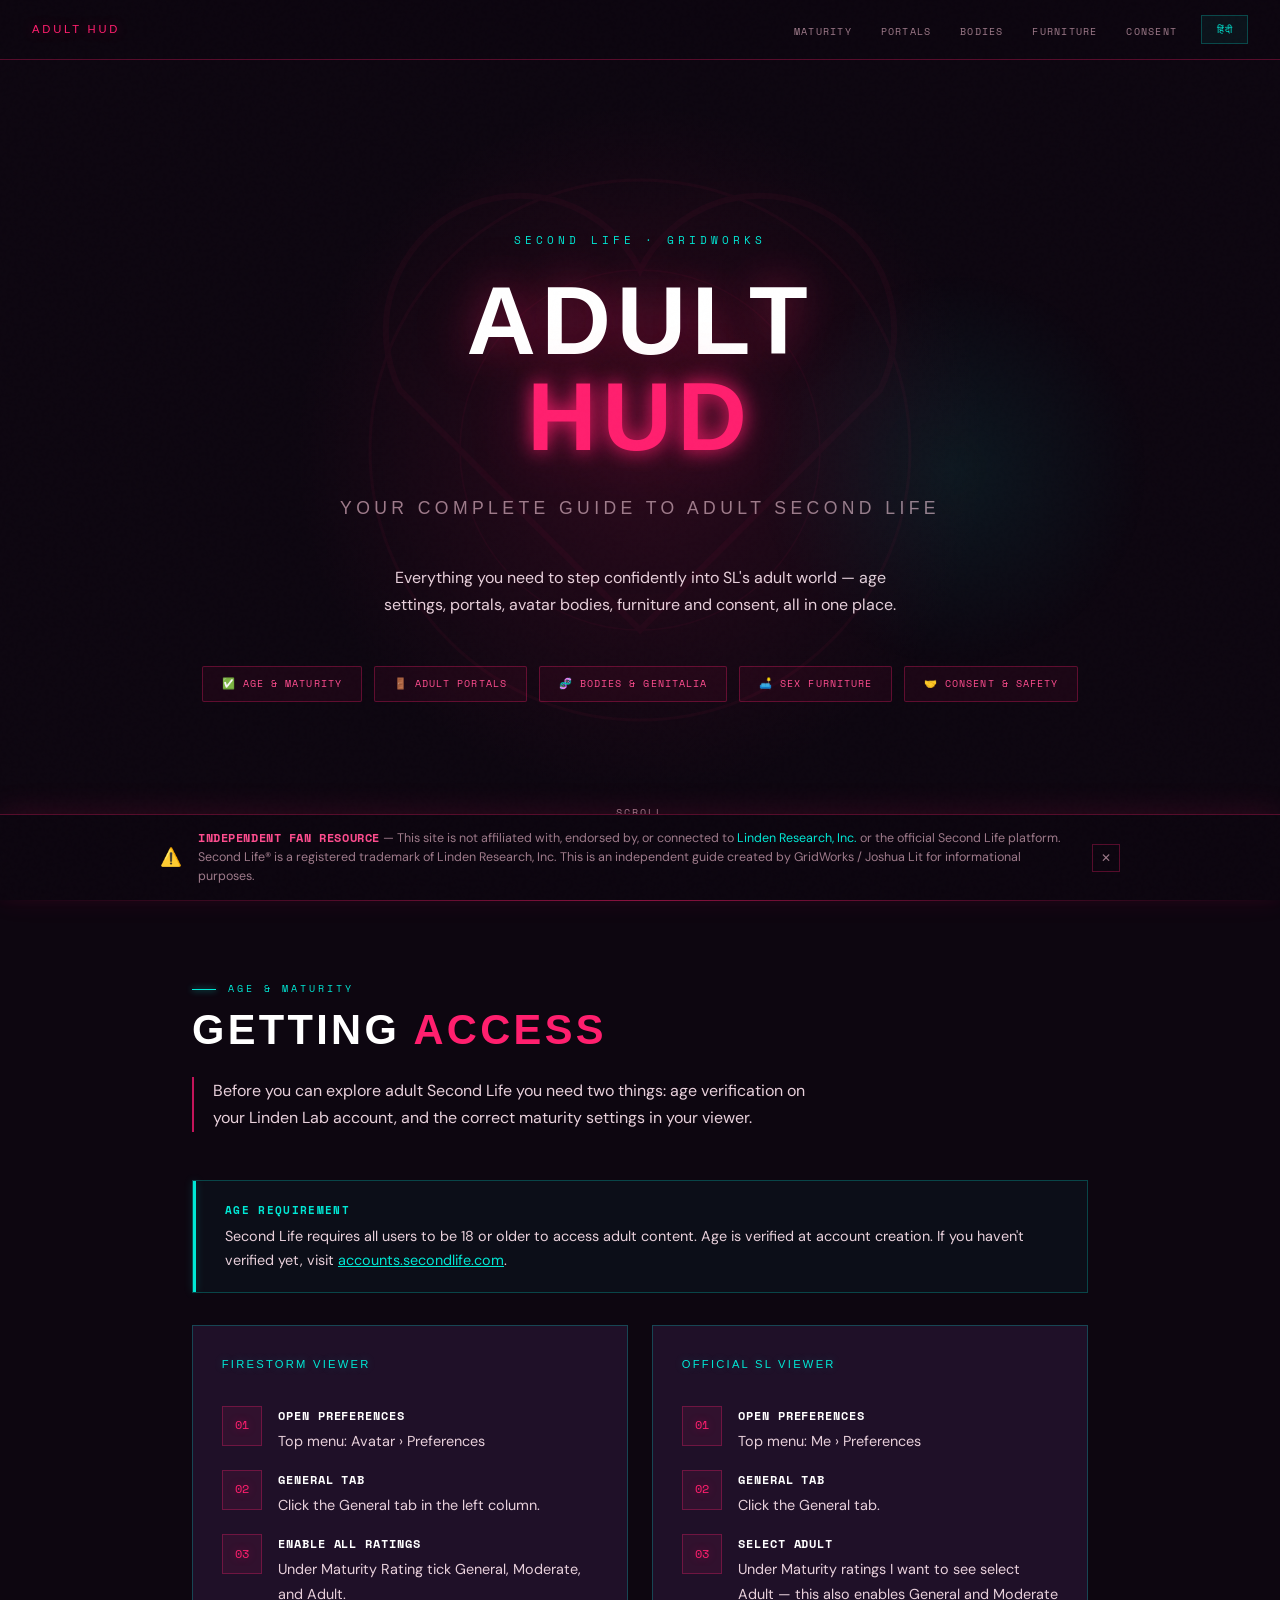
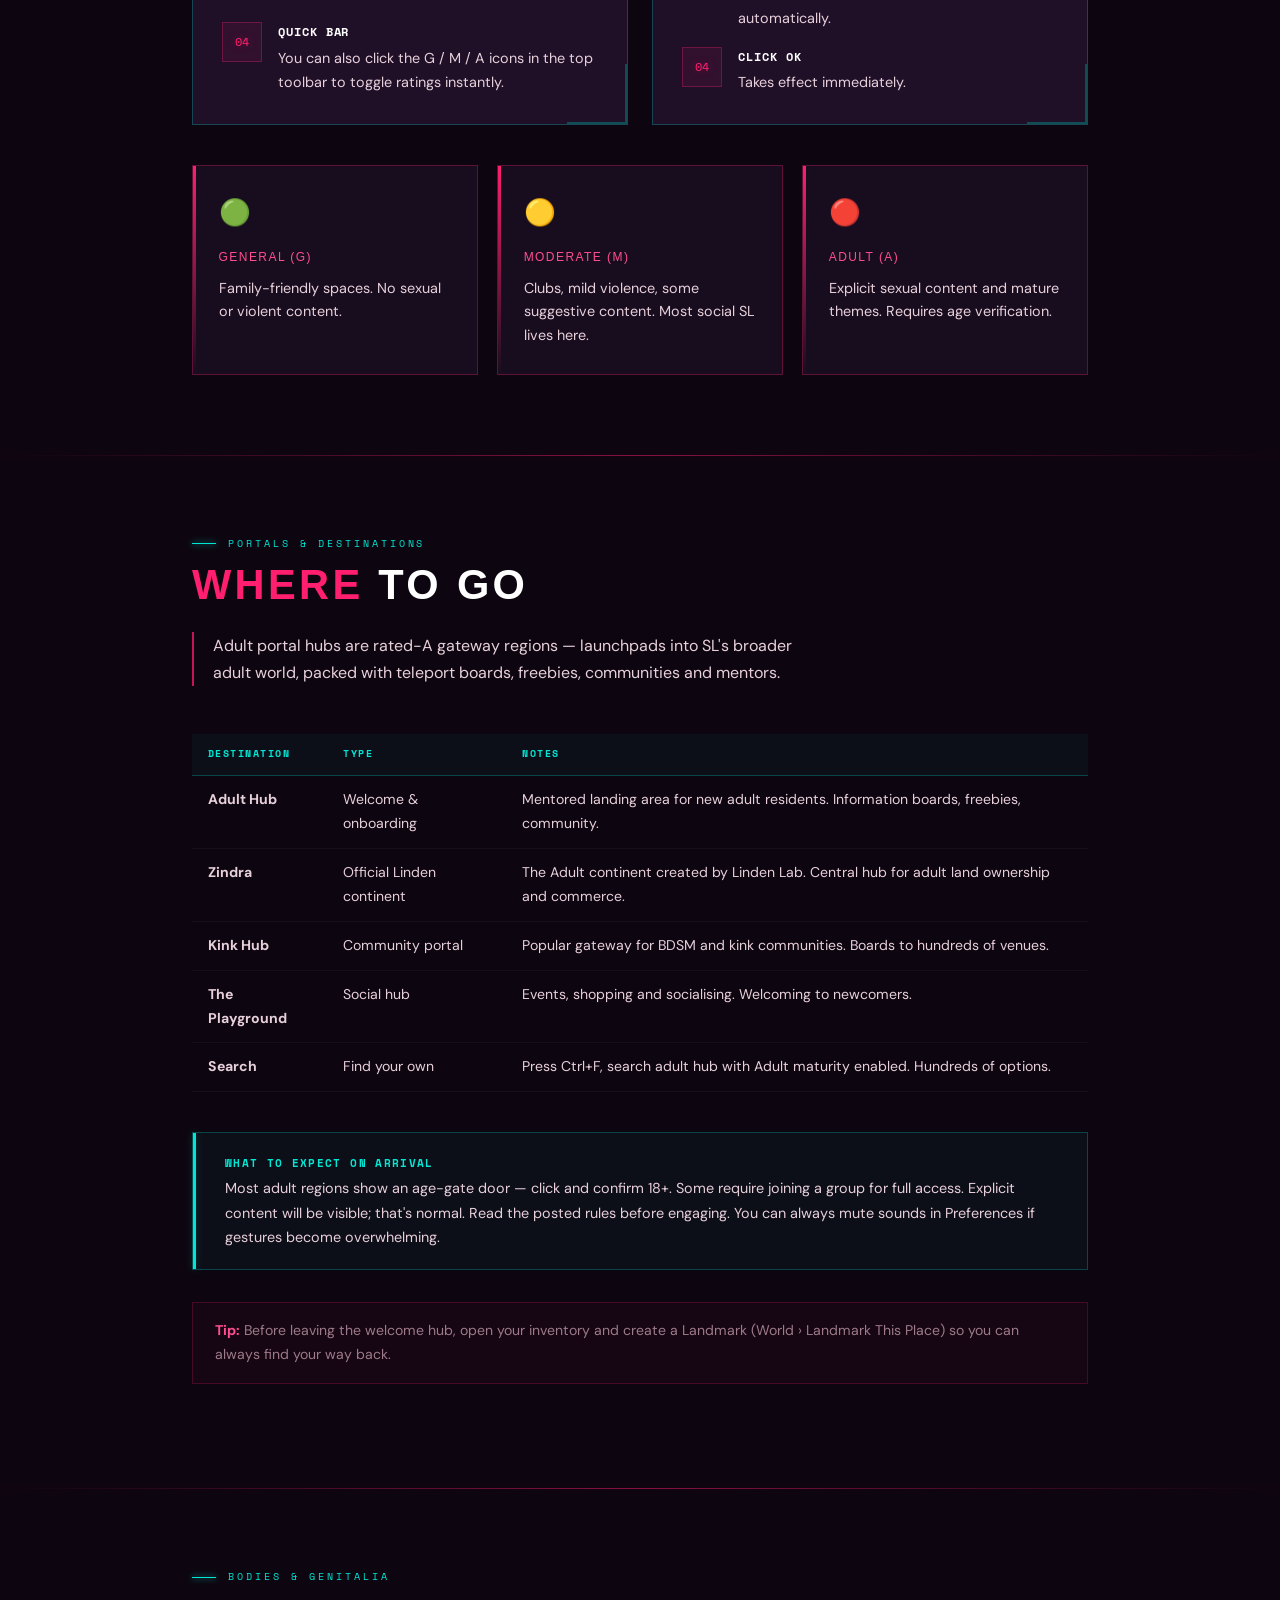
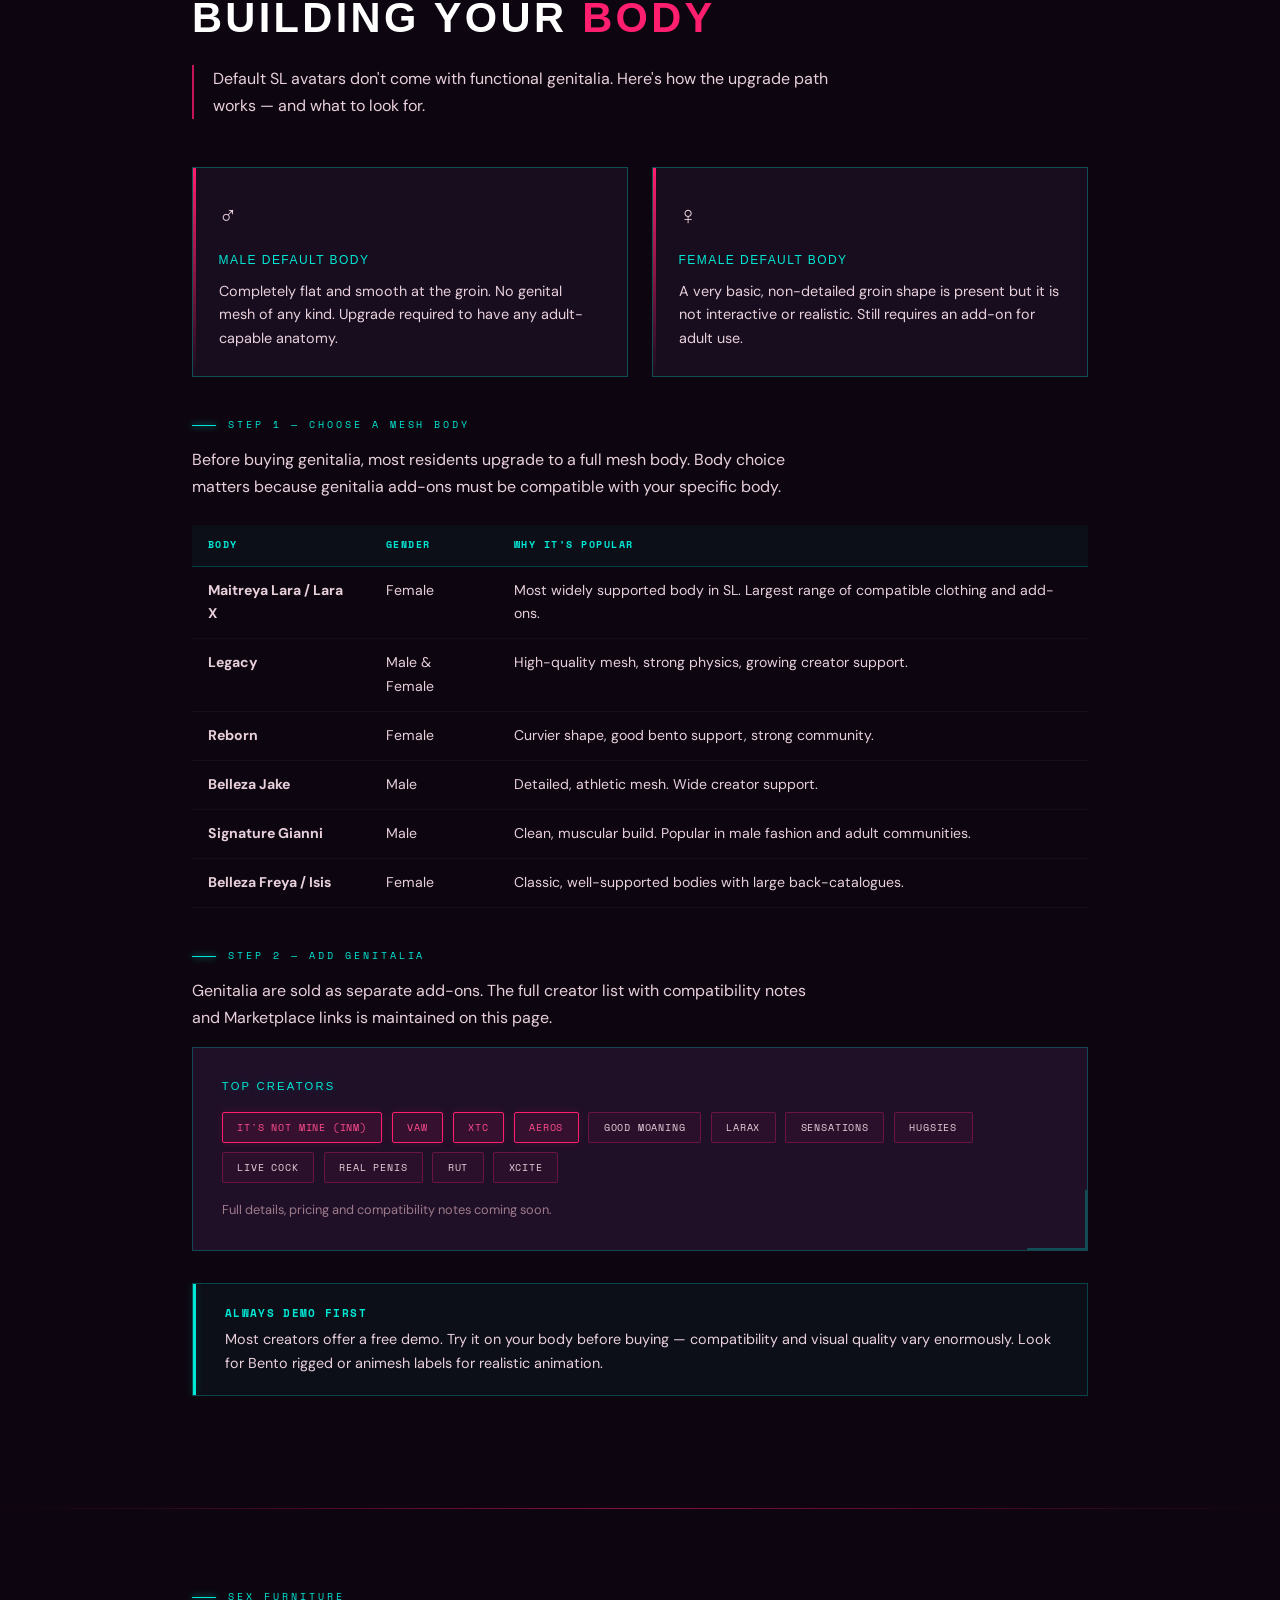
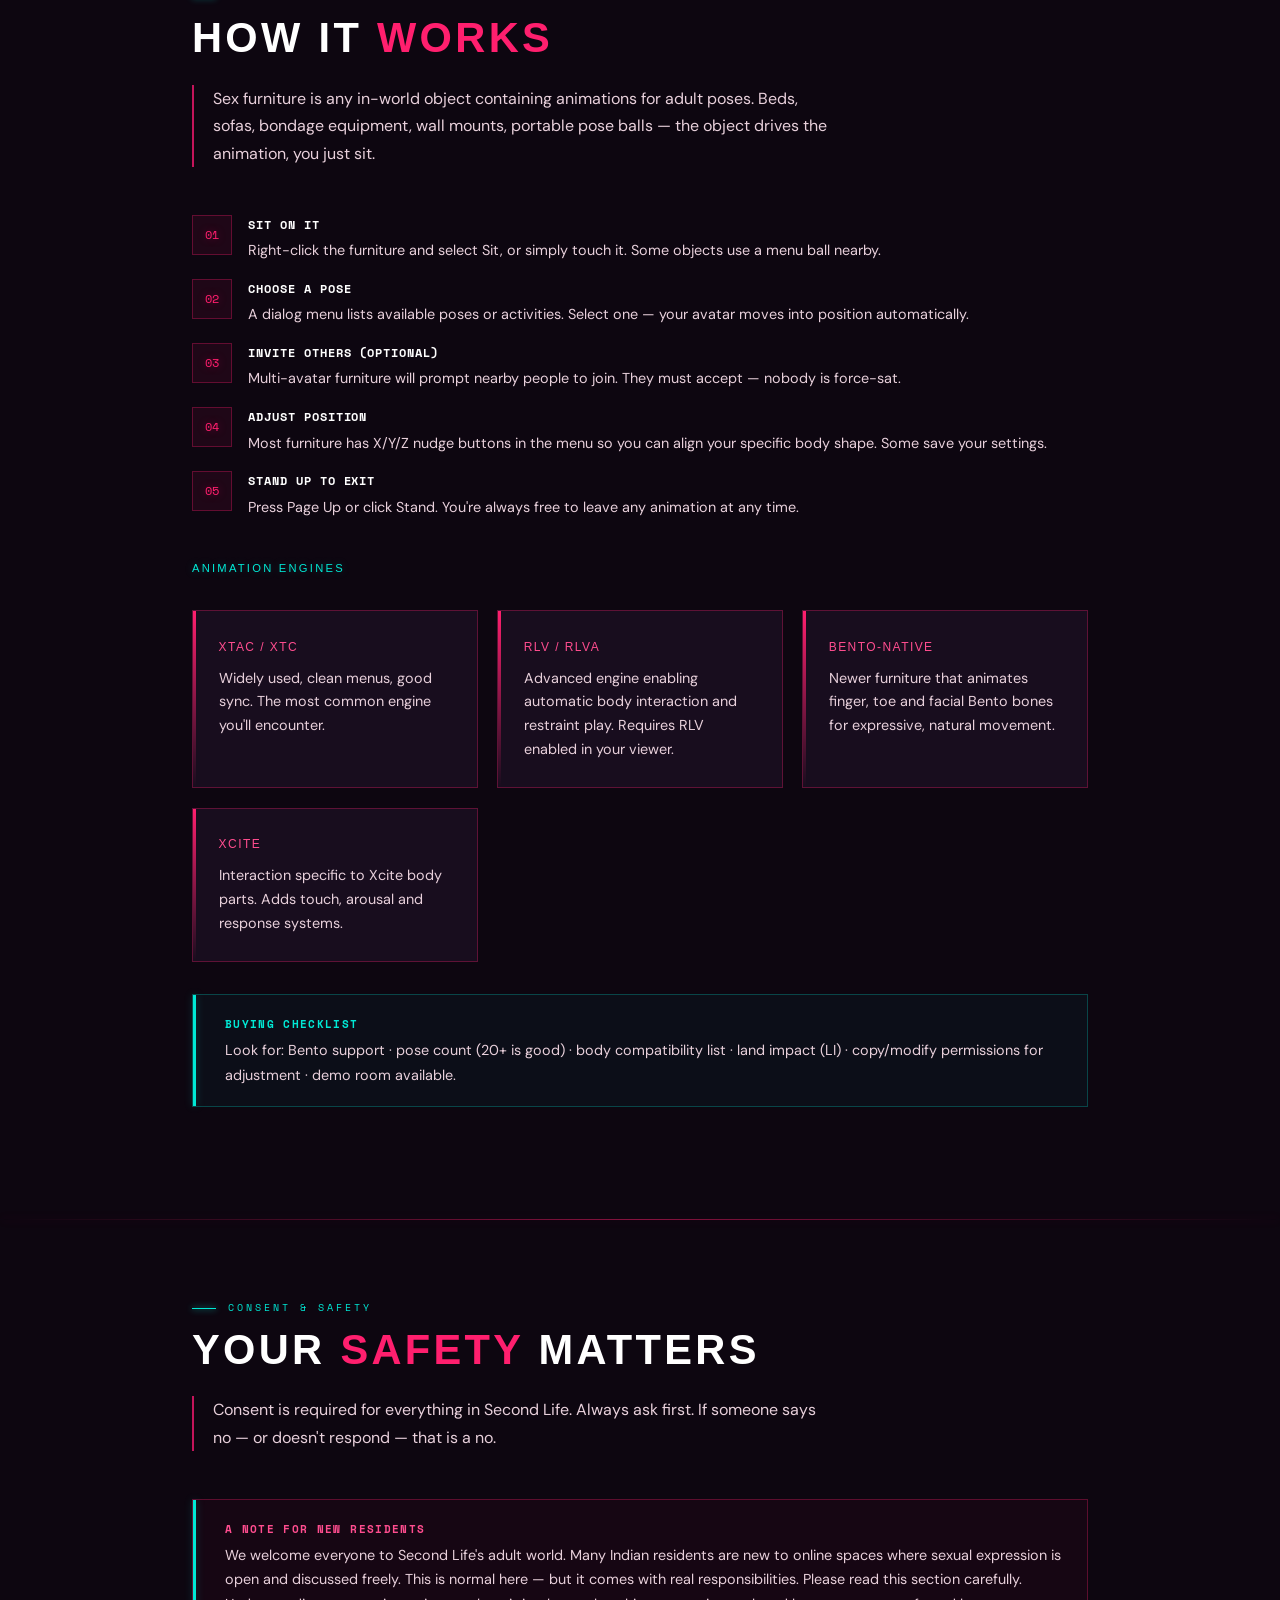
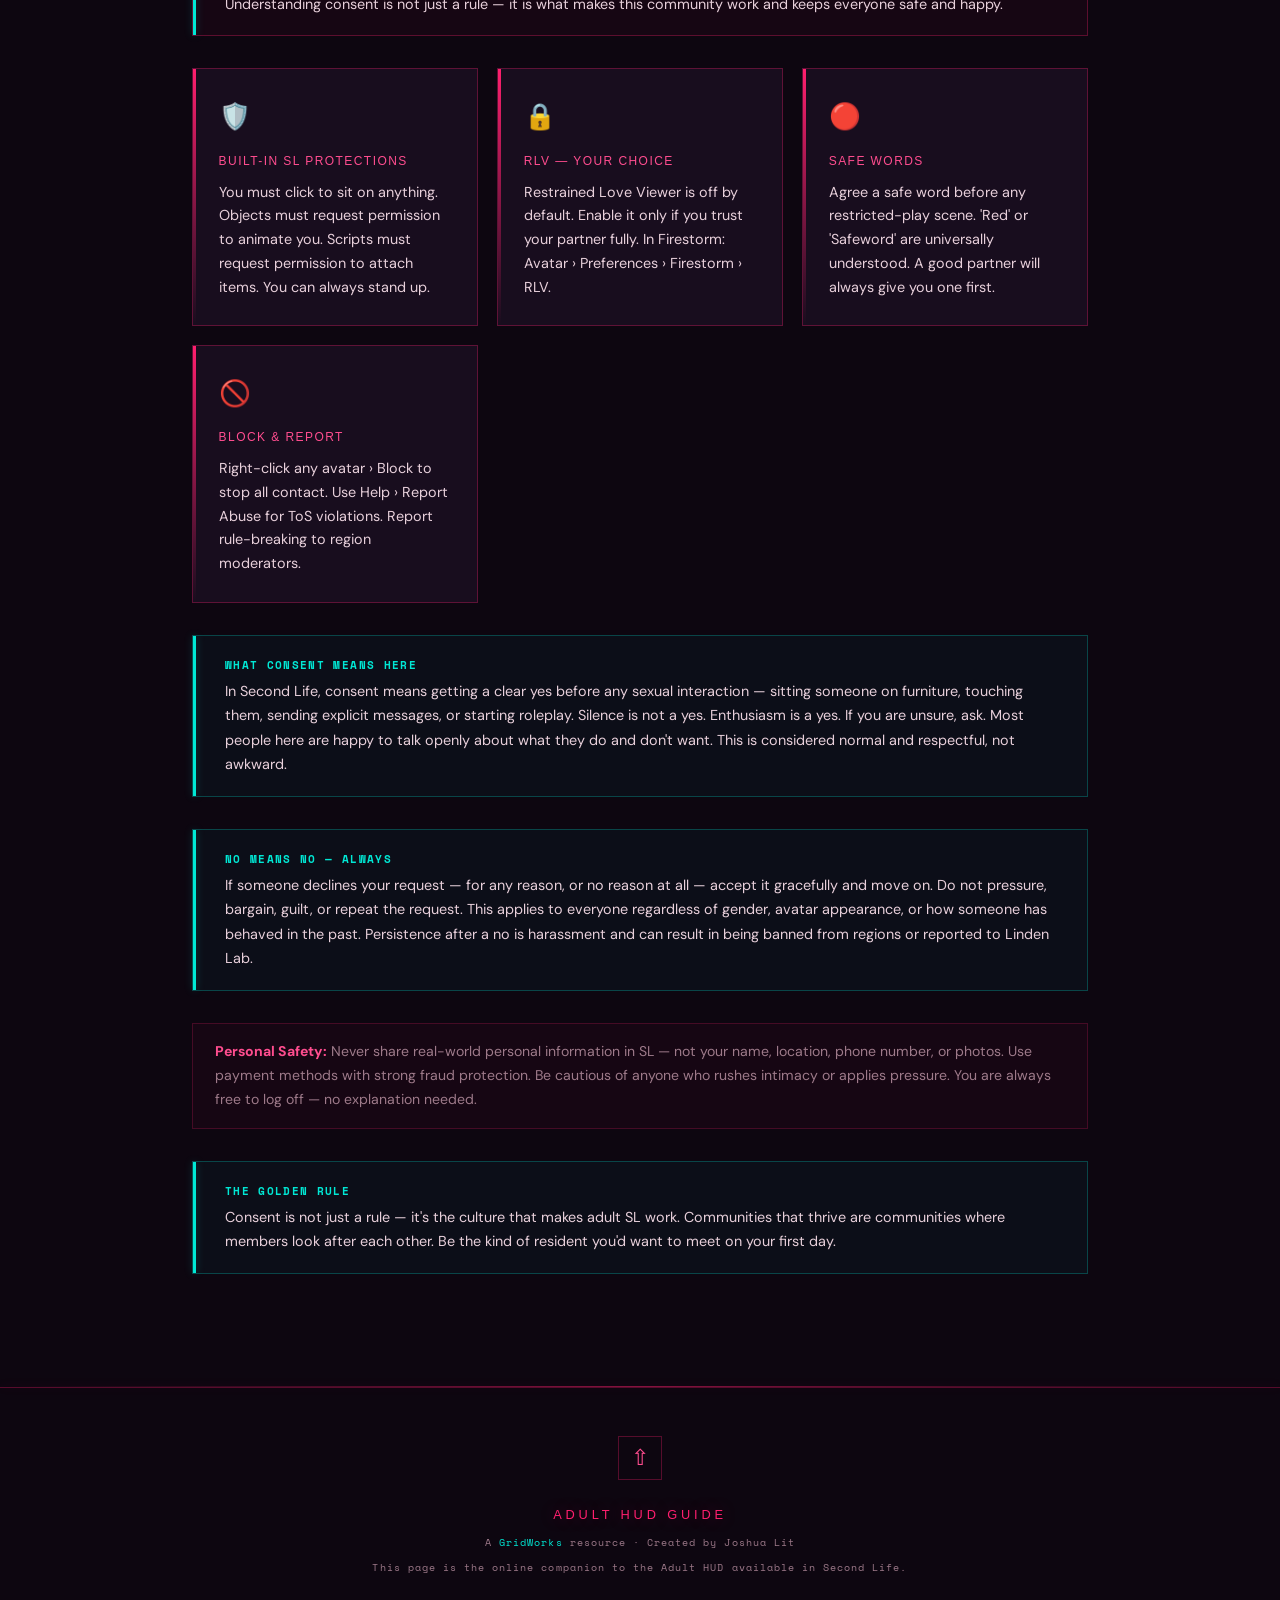
<file: adult.html>
<!DOCTYPE html>
<html lang="en">
<head>
<meta charset="UTF-8">
<meta name="viewport" content="width=device-width, initial-scale=1.0">
<title>Adult HUD — Second Life Guide</title>
<link rel="preconnect" href="https://fonts.googleapis.com">
<link href="https://fonts.googleapis.com/css2?family=Syncopate:wght@400;700&family=DM+Sans:wght@300;400;500&family=Space+Mono:wght@400;700&family=Noto+Sans+Devanagari:wght@300;400;500&display=swap" rel="stylesheet">
<style>
  :root {
    --bg-deep:       #0d0610;
    --bg-card:       #180d1e;
    --bg-panel:      #1f1028;
    --pink:          #ff1f6e;
    --pink-bright:   #ff4d8f;
    --pink-dim:      #c4145a;
    --pink-glow:     rgba(255,31,110,0.35);
    --cyan:          #00e8d5;
    --cyan-dim:      #00a898;
    --cyan-glow:     rgba(0,232,213,0.25);
    --white:         #ffffff;
    --text-body:     #e8d0db;
    --text-muted:    #9e7a8a;
    --border-pink:   rgba(255,31,110,0.3);
    --border-cyan:   rgba(0,232,213,0.25);
    --font-display:  'Syncopate', sans-serif;
    --font-body:     'DM Sans', sans-serif;
    --font-mono:     'Space Mono', monospace;
    --font-hindi:    'Noto Sans Devanagari', sans-serif;
  }

  *, *::before, *::after { box-sizing: border-box; margin: 0; padding: 0; }
  html { scroll-behavior: smooth; }

  body {
    background: var(--bg-deep);
    color: var(--text-body);
    font-family: var(--font-body);
    font-size: 16px;
    line-height: 1.7;
    overflow-x: hidden;
  }

  body.lang-hi { font-family: var(--font-hindi); }
  body.lang-hi .section-title,
  body.lang-hi .card-title,
  body.lang-hi .panel-title,
  body.lang-hi .footer-logo  { font-family: var(--font-hindi); letter-spacing: 0; }
  body.lang-hi .nav-logo     { font-family: var(--font-hindi); letter-spacing: 0.05em; font-size: 0.9rem; }
  body.lang-hi .nav-links a  { font-family: var(--font-hindi); letter-spacing: 0; font-size: 0.8rem; }
  body.lang-hi .section-label { font-family: var(--font-hindi); letter-spacing: 0.05em; }
  body.lang-hi .step-num     { font-family: var(--font-mono); }
  body.lang-hi .step-body strong { font-family: var(--font-hindi); letter-spacing: 0; font-size: 0.9rem; }
  body.lang-hi .callout strong   { font-family: var(--font-hindi); letter-spacing: 0; font-size: 0.85rem; }
  body.lang-hi .styled-table th  { font-family: var(--font-hindi); letter-spacing: 0; font-size: 0.8rem; }
  body.lang-hi .pill             { font-family: var(--font-hindi); letter-spacing: 0; font-size: 0.8rem; }
  body.lang-hi .hero-sub         { font-family: var(--font-hindi); letter-spacing: 0.05em; }
  body.lang-hi .hero-eyebrow     { font-family: var(--font-hindi); letter-spacing: 0.1em; }
  body.lang-hi #disclaimer p     { font-family: var(--font-hindi); }
  body.lang-hi #disclaimer p strong { font-family: var(--font-hindi); letter-spacing: 0; font-size: 0.82rem; }
  body.lang-hi footer p          { font-family: var(--font-hindi); letter-spacing: 0; font-size: 0.8rem; }

  body::before {
    content: '';
    position: fixed; inset: 0;
    background-image: url("data:image/svg+xml,%3Csvg viewBox='0 0 256 256' xmlns='http://www.w3.org/2000/svg'%3E%3Cfilter id='noise'%3E%3CfeTurbulence type='fractalNoise' baseFrequency='0.9' numOctaves='4' stitchTiles='stitch'/%3E%3C/filter%3E%3Crect width='100%25' height='100%25' filter='url(%23noise)' opacity='0.035'/%3E%3C/svg%3E");
    pointer-events: none; z-index: 9999; opacity: 0.4;
  }

  /* ── Nav ── */
  nav {
    position: fixed; top: 0; left: 0; right: 0; z-index: 100;
    padding: 0 2rem; height: 60px;
    display: flex; align-items: center; justify-content: space-between;
    background: rgba(13,6,16,0.85); backdrop-filter: blur(12px);
    border-bottom: 1px solid var(--border-pink);
  }

  .nav-logo { font-family: var(--font-display); font-size: 0.7rem; letter-spacing: 0.25em; color: var(--pink); text-shadow: 0 0 12px var(--pink-glow); text-transform: uppercase; text-decoration: none; }
  .nav-right { display: flex; align-items: center; gap: 1.5rem; }
  .nav-links { display: flex; gap: 1.8rem; list-style: none; }
  .nav-links a { font-family: var(--font-mono); font-size: 0.65rem; letter-spacing: 0.12em; color: var(--text-muted); text-decoration: none; text-transform: uppercase; transition: color 0.2s, text-shadow 0.2s; }
  .nav-links a:hover { color: var(--cyan); text-shadow: 0 0 8px var(--cyan-glow); }

  #lang-btn {
    font-family: var(--font-mono); font-size: 0.62rem; letter-spacing: 0.1em; text-transform: uppercase;
    padding: 0.35rem 0.9rem; border: 1px solid var(--border-cyan);
    background: rgba(0,232,213,0.06); color: var(--cyan);
    cursor: pointer; transition: all 0.2s; white-space: nowrap;
  }
  #lang-btn:hover { background: rgba(0,232,213,0.15); border-color: var(--cyan); box-shadow: 0 0 12px var(--cyan-glow); color: var(--white); }

  /* ── Hero ── */
  .hero { min-height: 100vh; display: flex; flex-direction: column; align-items: center; justify-content: center; text-align: center; padding: 6rem 2rem 4rem; position: relative; overflow: hidden; }
  .hero::before { content: ''; position: absolute; width: 700px; height: 700px; border-radius: 50%; background: radial-gradient(circle, rgba(255,31,110,0.12) 0%, transparent 70%); top: 50%; left: 50%; transform: translate(-50%, -50%); pointer-events: none; }
  .hero::after  { content: ''; position: absolute; width: 400px; height: 400px; border-radius: 50%; background: radial-gradient(circle, rgba(0,232,213,0.08) 0%, transparent 70%); top: 30%; right: 10%; pointer-events: none; }
  .hero-bg-heart { position: absolute; inset: 0; display: flex; align-items: center; justify-content: center; pointer-events: none; opacity: 0.04; }
  .hero-bg-heart svg { width: min(80vw, 600px); filter: drop-shadow(0 0 30px var(--pink)); }
  .hero-eyebrow { font-family: var(--font-mono); font-size: 0.7rem; letter-spacing: 0.35em; color: var(--cyan); text-transform: uppercase; margin-bottom: 1.5rem; opacity: 0; animation: fadeUp 0.8s 0.2s forwards; }
  .hero-title { font-family: var(--font-display); font-size: clamp(2.8rem, 8vw, 6rem); font-weight: 700; line-height: 1.0; letter-spacing: 0.06em; text-transform: uppercase; color: var(--white); text-shadow: 0 0 40px var(--pink-glow), 0 0 80px rgba(255,31,110,0.15); margin-bottom: 0.3em; opacity: 0; animation: fadeUp 0.8s 0.4s forwards; }
  .hero-title span { color: var(--pink); text-shadow: 0 0 20px var(--pink), 0 0 60px var(--pink-glow); }
  .hero-sub { font-family: var(--font-display); font-size: clamp(0.8rem, 2vw, 1.1rem); font-weight: 400; letter-spacing: 0.25em; text-transform: uppercase; color: var(--text-muted); margin-bottom: 2.5rem; opacity: 0; animation: fadeUp 0.8s 0.6s forwards; }
  .hero-desc { max-width: 520px; font-size: 1rem; color: var(--text-body); opacity: 0; animation: fadeUp 0.8s 0.8s forwards; margin-bottom: 3rem; }
  .hero-nav-pills { display: flex; flex-wrap: wrap; gap: 0.75rem; justify-content: center; opacity: 0; animation: fadeUp 0.8s 1s forwards; }

  .pill { font-family: var(--font-mono); font-size: 0.65rem; letter-spacing: 0.1em; text-transform: uppercase; padding: 0.5rem 1.2rem; border-radius: 2px; border: 1px solid var(--border-pink); color: var(--pink-bright); background: rgba(255,31,110,0.06); text-decoration: none; transition: all 0.2s; white-space: nowrap; }
  .pill:hover { background: rgba(255,31,110,0.15); border-color: var(--pink); box-shadow: 0 0 16px var(--pink-glow); color: var(--white); }

  .scroll-hint { position: absolute; bottom: 2rem; left: 50%; transform: translateX(-50%); font-family: var(--font-mono); font-size: 0.6rem; letter-spacing: 0.2em; color: var(--text-muted); text-transform: uppercase; display: flex; flex-direction: column; align-items: center; gap: 0.5rem; opacity: 0; animation: fadeIn 1s 1.5s forwards; }
  .scroll-hint::after { content: ''; width: 1px; height: 40px; background: linear-gradient(to bottom, var(--pink), transparent); animation: scrollLine 1.5s ease-in-out infinite; }

  /* ── Sections ── */
  section { padding: 5rem 2rem; max-width: 960px; margin: 0 auto; position: relative; }
  .section-label { font-family: var(--font-mono); font-size: 0.62rem; letter-spacing: 0.3em; color: var(--cyan); text-transform: uppercase; margin-bottom: 0.6rem; display: flex; align-items: center; gap: 0.75rem; }
  .section-label::before { content: ''; display: inline-block; width: 24px; height: 1px; background: var(--cyan); box-shadow: 0 0 6px var(--cyan); }
  .section-title { font-family: var(--font-display); font-size: clamp(1.6rem, 4vw, 2.6rem); font-weight: 700; letter-spacing: 0.08em; text-transform: uppercase; color: var(--white); line-height: 1.1; margin-bottom: 1.5rem; }
  .section-title .accent { color: var(--pink); }
  .section-intro { font-size: 1rem; color: var(--text-body); max-width: 640px; margin-bottom: 3rem; border-left: 2px solid var(--pink-dim); padding-left: 1.2rem; }
  .neon-divider { width: 100%; height: 1px; background: linear-gradient(to right, transparent, var(--pink), transparent); box-shadow: 0 0 10px var(--pink-glow); opacity: 0.5; }

  /* ── Cards ── */
  .card-grid { display: grid; grid-template-columns: repeat(auto-fill, minmax(260px, 1fr)); gap: 1.2rem; margin-top: 2rem; }
  .card { background: var(--bg-card); border: 1px solid var(--border-pink); padding: 1.6rem; position: relative; transition: border-color 0.25s, box-shadow 0.25s, transform 0.25s; overflow: hidden; }
  .card::before { content: ''; position: absolute; top: 0; left: 0; width: 3px; height: 100%; background: linear-gradient(to bottom, var(--pink), transparent); }
  .card:hover { border-color: var(--pink); box-shadow: 0 0 24px var(--pink-glow), inset 0 0 30px rgba(255,31,110,0.04); transform: translateY(-3px); }
  .card-icon { font-size: 1.6rem; margin-bottom: 0.75rem; display: block; }
  .card-title { font-family: var(--font-display); font-size: 0.75rem; letter-spacing: 0.12em; text-transform: uppercase; color: var(--pink-bright); margin-bottom: 0.6rem; }
  .card p { font-size: 0.9rem; color: var(--text-body); line-height: 1.65; }

  /* ── Steps ── */
  .steps { display: flex; flex-direction: column; gap: 1rem; margin-top: 2rem; }
  .step { display: grid; grid-template-columns: 40px 1fr; gap: 1rem; align-items: start; }
  .step-num { font-family: var(--font-mono); font-size: 0.75rem; color: var(--pink); text-shadow: 0 0 8px var(--pink-glow); background: rgba(255,31,110,0.08); border: 1px solid var(--border-pink); width: 40px; height: 40px; display: flex; align-items: center; justify-content: center; flex-shrink: 0; }
  .step-body strong { display: block; font-family: var(--font-mono); font-size: 0.75rem; letter-spacing: 0.08em; color: var(--white); margin-bottom: 0.2rem; text-transform: uppercase; }
  .step-body p { font-size: 0.9rem; color: var(--text-body); }

  /* ── Two col ── */
  .two-col { display: grid; grid-template-columns: 1fr 1fr; gap: 1.5rem; margin-top: 2rem; }
  @media (max-width: 640px) { .two-col { grid-template-columns: 1fr; } .nav-links { display: none; } }

  /* ── Panel ── */
  .panel { background: var(--bg-panel); border: 1px solid var(--border-cyan); padding: 1.8rem; position: relative; }
  .panel::after { content: ''; position: absolute; bottom: 0; right: 0; width: 60px; height: 60px; border-right: 2px solid var(--cyan-dim); border-bottom: 2px solid var(--cyan-dim); opacity: 0.4; }
  .panel-title { font-family: var(--font-display); font-size: 0.7rem; letter-spacing: 0.2em; text-transform: uppercase; color: var(--cyan); text-shadow: 0 0 8px var(--cyan-glow); margin-bottom: 1rem; }

  /* ── Tags ── */
  .tag-grid { display: flex; flex-wrap: wrap; gap: 0.6rem; margin-top: 1rem; }
  .tag { font-family: var(--font-mono); font-size: 0.65rem; letter-spacing: 0.08em; padding: 0.35rem 0.9rem; border-radius: 2px; border: 1px solid var(--border-pink); color: var(--text-body); background: rgba(255,31,110,0.05); text-transform: uppercase; }
  .tag.featured { border-color: var(--pink); color: var(--pink-bright); background: rgba(255,31,110,0.1); box-shadow: 0 0 8px rgba(255,31,110,0.15); }

  /* ── Callout ── */
  .callout { border: 1px solid var(--border-cyan); background: rgba(0,232,213,0.04); padding: 1.2rem 1.6rem; margin: 2rem 0; position: relative; padding-left: 2rem; }
  .callout::before { content: ''; position: absolute; left: 0; top: 0; bottom: 0; width: 3px; background: var(--cyan); box-shadow: 0 0 8px var(--cyan-glow); }
  .callout strong { display: block; font-family: var(--font-mono); font-size: 0.7rem; letter-spacing: 0.12em; text-transform: uppercase; color: var(--cyan); margin-bottom: 0.3rem; }
  .callout p { font-size: 0.9rem; color: var(--text-body); }

  /* ── Note ── */
  .note { border: 1px solid rgba(255,31,110,0.2); background: rgba(255,31,110,0.04); padding: 1rem 1.4rem; margin: 1.5rem 0; font-size: 0.88rem; color: var(--text-muted); }
  .note b { color: var(--pink-bright); }

  /* ── Table ── */
  .styled-table { width: 100%; border-collapse: collapse; margin-top: 1.5rem; font-size: 0.88rem; }
  .styled-table th { font-family: var(--font-mono); font-size: 0.62rem; letter-spacing: 0.15em; text-transform: uppercase; color: var(--cyan); text-align: left; padding: 0.75rem 1rem; border-bottom: 1px solid var(--border-cyan); background: rgba(0,232,213,0.04); }
  .styled-table td { padding: 0.75rem 1rem; border-bottom: 1px solid rgba(255,255,255,0.04); color: var(--text-body); vertical-align: top; }
  .styled-table tr:hover td { background: rgba(255,31,110,0.03); }

  /* ── Footer ── */
  footer { border-top: 1px solid var(--border-pink); padding: 3rem 2rem; text-align: center; }
  .footer-logo { font-family: var(--font-display); font-size: 0.8rem; letter-spacing: 0.3em; color: var(--pink); text-shadow: 0 0 16px var(--pink-glow); text-transform: uppercase; margin-bottom: 0.5rem; }
  footer p { font-family: var(--font-mono); font-size: 0.65rem; letter-spacing: 0.1em; color: var(--text-muted); margin-top: 0.5rem; }
  footer a { color: var(--cyan); text-decoration: none; }

  #to-top { display: inline-flex; align-items: center; justify-content: center; width: 44px; height: 44px; border: 1px solid var(--border-pink); color: var(--pink-bright); font-size: 1.4rem; text-decoration: none; margin-bottom: 1.5rem; transition: border-color 0.2s, color 0.2s, box-shadow 0.2s; animation: pulse-glow 3s ease-in-out infinite; }
  #to-top:hover { border-color: var(--pink); color: var(--white); box-shadow: 0 0 20px var(--pink-glow); }

  /* ── Disclaimer ── */
  #disclaimer { position: fixed; bottom: 0; left: 0; right: 0; z-index: 200; background: rgba(13,6,16,0.96); border-top: 1px solid var(--border-pink); backdrop-filter: blur(12px); padding: 0.9rem 1.5rem; box-shadow: 0 -4px 30px rgba(255,31,110,0.12); transition: transform 0.4s ease, opacity 0.4s ease; }
  #disclaimer.hidden { transform: translateY(100%); opacity: 0; pointer-events: none; }
  .disclaimer-inner { max-width: 960px; margin: 0 auto; display: flex; align-items: center; gap: 1rem; }
  .disclaimer-icon { font-size: 1.1rem; flex-shrink: 0; }
  #disclaimer p { font-size: 0.78rem; color: var(--text-muted); line-height: 1.5; flex: 1; }
  #disclaimer p strong { color: var(--pink-bright); font-family: var(--font-mono); letter-spacing: 0.05em; text-transform: uppercase; font-size: 0.72rem; }
  #disclaimer p a { color: var(--cyan); text-decoration: none; }
  #disclaimer p a:hover { text-decoration: underline; }
  #disclaimer-close { flex-shrink: 0; background: none; border: 1px solid var(--border-pink); color: var(--text-muted); font-size: 0.75rem; width: 28px; height: 28px; cursor: pointer; display: flex; align-items: center; justify-content: center; transition: border-color 0.2s, color 0.2s; font-family: var(--font-mono); padding: 0; }
  #disclaimer-close:hover { border-color: var(--pink); color: var(--pink-bright); }

  /* ── Animations ── */
  @keyframes fadeUp   { from { opacity: 0; transform: translateY(24px); } to { opacity: 1; transform: translateY(0); } }
  @keyframes fadeIn   { from { opacity: 0; } to { opacity: 1; } }
  @keyframes scrollLine { 0%, 100% { opacity: 1; } 50% { opacity: 0.3; } }
  @keyframes pulse-glow { 0%, 100% { box-shadow: 0 0 8px var(--pink-glow); } 50% { box-shadow: 0 0 20px var(--pink-glow), 0 0 40px rgba(255,31,110,0.1); } }
  .reveal { opacity: 0; transform: translateY(30px); transition: opacity 0.7s ease, transform 0.7s ease; }
  .reveal.visible { opacity: 1; transform: translateY(0); }
  [id] { scroll-margin-top: 75px; }
</style>
</head>
<body>

<!-- ══ DISCLAIMER ══ -->
<div id="disclaimer" role="alert">
  <div class="disclaimer-inner">
    <span class="disclaimer-icon">⚠️</span>
    <p>
      <strong data-en="Independent Fan Resource" data-hi="स्वतंत्र फैन रिसोर्स">Independent Fan Resource</strong> —
      <span data-en="This site is not affiliated with, endorsed by, or connected to" data-hi="यह साइट किसी भी प्रकार से संबद्ध, समर्थित या जुड़ी नहीं है">This site is not affiliated with, endorsed by, or connected to</span>
      <a href="https://secondlife.com" target="_blank" rel="noopener">Linden Research, Inc.</a>
      <span data-en="or the official Second Life platform. Second Life® is a registered trademark of Linden Research, Inc. This is an independent guide created by GridWorks / Joshua Lit for informational purposes." data-hi="या आधिकारिक Second Life प्लेटफ़ॉर्म से। Second Life® एक पंजीकृत ट्रेडमार्क है Linden Research, Inc. का। यह GridWorks / Joshua Lit द्वारा बनाई गई एक स्वतंत्र जानकारी मार्गदर्शिका है।">or the official Second Life platform. Second Life® is a registered trademark of Linden Research, Inc. This is an independent guide created by GridWorks / Joshua Lit for informational purposes.</span>
    </p>
    <button id="disclaimer-close" aria-label="Dismiss">✕</button>
  </div>
</div>

<!-- ══ NAV ══ -->
<nav>
  <a class="nav-logo" href="#" data-en="Adult HUD" data-hi="एडल्ट HUD">Adult HUD</a>
  <div class="nav-right">
    <ul class="nav-links">
      <li><a href="#maturity"  data-en="Maturity"  data-hi="परिपक्वता">Maturity</a></li>
      <li><a href="#portals"   data-en="Portals"   data-hi="पोर्टल">Portals</a></li>
      <li><a href="#bodies"    data-en="Bodies"    data-hi="बॉडी">Bodies</a></li>
      <li><a href="#furniture" data-en="Furniture" data-hi="फ़र्नीचर">Furniture</a></li>
      <li><a href="#consent"   data-en="Consent"   data-hi="सहमति">Consent</a></li>
    </ul>
    <button id="lang-btn" aria-label="Switch to Hindi">हिंदी</button>
  </div>
</nav>

<!-- ══ HERO ══ -->
<div class="hero">
  <div class="hero-bg-heart">
    <svg viewBox="0 0 200 200" xmlns="http://www.w3.org/2000/svg">
      <path d="M100 160 L20 80 A40 40 0 0 1 100 40 A40 40 0 0 1 180 80 Z" fill="none" stroke="#ff1f6e" stroke-width="2"/>
      <circle cx="100" cy="100" r="90" fill="none" stroke="#ff1f6e" stroke-width="1"/>
      <circle cx="100" cy="100" r="60" fill="none" stroke="#ff1f6e" stroke-width="0.5"/>
    </svg>
  </div>
  <p class="hero-eyebrow" data-en="Second Life · GridWorks" data-hi="Second Life · GridWorks">Second Life · GridWorks</p>
  <h1 class="hero-title">Adult<br><span>HUD</span></h1>
  <p class="hero-sub" data-en="Your Complete Guide to Adult Second Life" data-hi="एडल्ट Second Life के लिए आपकी पूर्ण मार्गदर्शिका">Your Complete Guide to Adult Second Life</p>
  <p class="hero-desc" data-en="Everything you need to step confidently into SL's adult world — age settings, portals, avatar bodies, furniture and consent, all in one place." data-hi="SL की एडल्ट दुनिया में आत्मविश्वास के साथ कदम रखने के लिए सब कुछ — आयु सेटिंग, पोर्टल, अवतार बॉडी, फ़र्नीचर और सहमति, सब एक जगह।">Everything you need to step confidently into SL's adult world — age settings, portals, avatar bodies, furniture and consent, all in one place.</p>
  <div class="hero-nav-pills">
    <a class="pill" href="#maturity"  data-en="✅ Age &amp; Maturity"    data-hi="✅ आयु और परिपक्वता">✅ Age &amp; Maturity</a>
    <a class="pill" href="#portals"   data-en="🚪 Adult Portals"        data-hi="🚪 एडल्ट पोर्टल">🚪 Adult Portals</a>
    <a class="pill" href="#bodies"    data-en="🧬 Bodies &amp; Genitalia" data-hi="🧬 बॉडी और जेनिटेलिया">🧬 Bodies &amp; Genitalia</a>
    <a class="pill" href="#furniture" data-en="🛋️ Sex Furniture"        data-hi="🛋️ सेक्स फ़र्नीचर">🛋️ Sex Furniture</a>
    <a class="pill" href="#consent"   data-en="🤝 Consent &amp; Safety"  data-hi="🤝 सहमति और सुरक्षा">🤝 Consent &amp; Safety</a>
  </div>
  <div class="scroll-hint" data-en="scroll" data-hi="स्क्रॉल">scroll</div>
</div>

<div class="neon-divider"></div>

<!-- ══ MATURITY ══ -->
<section id="maturity">
  <div class="section-label reveal" data-en="Age &amp; Maturity" data-hi="आयु और परिपक्वता">Age &amp; Maturity</div>
  <h2 class="section-title reveal"><span data-en="Getting " data-hi="पहुँच ">Getting </span><span class="accent" data-en="Access" data-hi="प्राप्त करें">Access</span></h2>
  <p class="section-intro reveal" data-en="Before you can explore adult Second Life you need two things: age verification on your Linden Lab account, and the correct maturity settings in your viewer." data-hi="एडल्ट Second Life एक्सप्लोर करने से पहले आपको दो चीज़ें चाहिए: Linden Lab अकाउंट पर आयु सत्यापन, और viewer में सही maturity सेटिंग।">Before you can explore adult Second Life you need two things: age verification on your Linden Lab account, and the correct maturity settings in your viewer.</p>

  <div class="callout reveal">
    <strong data-en="Age Requirement" data-hi="आयु आवश्यकता">Age Requirement</strong>
    <p data-en="Second Life requires all users to be 18 or older to access adult content. Age is verified at account creation. If you haven't verified yet, visit accounts.secondlife.com." data-hi="Second Life में एडल्ट कंटेंट देखने के लिए सभी उपयोगकर्ताओं की आयु 18 वर्ष या उससे अधिक होनी चाहिए। यदि अभी तक सत्यापन नहीं किया है, तो <a href='https://accounts.secondlife.com' style='color:var(--cyan)'>accounts.secondlife.com</a> पर जाएं।">Second Life requires all users to be 18 or older to access adult content. Age is verified at account creation. If you haven't verified yet, visit <a href="https://accounts.secondlife.com" style="color:var(--cyan)">accounts.secondlife.com</a>.</p>
  </div>

  <div class="two-col reveal">
    <div class="panel">
      <div class="panel-title" data-en="Firestorm Viewer" data-hi="Firestorm Viewer">Firestorm Viewer</div>
      <div class="steps">
        <div class="step"><div class="step-num">01</div><div class="step-body"><strong data-en="Open Preferences" data-hi="Preferences खोलें">Open Preferences</strong><p data-en="Top menu: Avatar › Preferences" data-hi="ऊपरी मेनू: Avatar › Preferences">Top menu: Avatar › Preferences</p></div></div>
        <div class="step"><div class="step-num">02</div><div class="step-body"><strong data-en="General Tab" data-hi="General टैब">General Tab</strong><p data-en="Click the General tab in the left column." data-hi="बाएं कॉलम में General टैब पर क्लिक करें।">Click the General tab in the left column.</p></div></div>
        <div class="step"><div class="step-num">03</div><div class="step-body"><strong data-en="Enable All Ratings" data-hi="सभी रेटिंग सक्षम करें">Enable All Ratings</strong><p data-en="Under Maturity Rating tick General, Moderate, and Adult." data-hi="Maturity Rating के अंतर्गत General, Moderate और Adult को टिक करें।">Under Maturity Rating tick General, Moderate, and Adult.</p></div></div>
        <div class="step"><div class="step-num">04</div><div class="step-body"><strong data-en="Quick Bar" data-hi="Quick Bar">Quick Bar</strong><p data-en="You can also click the G / M / A icons in the top toolbar to toggle ratings instantly." data-hi="शीर्ष टूलबार में G / M / A आइकन पर क्लिक करके रेटिंग तुरंत बदल सकते हैं।">You can also click the G / M / A icons in the top toolbar to toggle ratings instantly.</p></div></div>
      </div>
    </div>
    <div class="panel">
      <div class="panel-title" data-en="Official SL Viewer" data-hi="आधिकारिक SL Viewer">Official SL Viewer</div>
      <div class="steps">
        <div class="step"><div class="step-num">01</div><div class="step-body"><strong data-en="Open Preferences" data-hi="Preferences खोलें">Open Preferences</strong><p data-en="Top menu: Me › Preferences" data-hi="ऊपरी मेनू: Me › Preferences">Top menu: Me › Preferences</p></div></div>
        <div class="step"><div class="step-num">02</div><div class="step-body"><strong data-en="General Tab" data-hi="General टैब">General Tab</strong><p data-en="Click the General tab." data-hi="General टैब पर क्लिक करें।">Click the General tab.</p></div></div>
        <div class="step"><div class="step-num">03</div><div class="step-body"><strong data-en="Select Adult" data-hi="Adult चुनें">Select Adult</strong><p data-en="Under Maturity ratings I want to see select Adult — this also enables General and Moderate automatically." data-hi="'Maturity ratings I want to see' के अंतर्गत Adult चुनें — इससे General और Moderate भी स्वतः सक्षम हो जाते हैं।">Under Maturity ratings I want to see select Adult — this also enables General and Moderate automatically.</p></div></div>
        <div class="step"><div class="step-num">04</div><div class="step-body"><strong data-en="Click OK" data-hi="OK क्लिक करें">Click OK</strong><p data-en="Takes effect immediately." data-hi="तुरंत प्रभावी होता है।">Takes effect immediately.</p></div></div>
      </div>
    </div>
  </div>

  <div class="card-grid reveal" style="margin-top:2.5rem">
    <div class="card"><span class="card-icon">🟢</span><div class="card-title" data-en="General (G)" data-hi="General (G)">General (G)</div><p data-en="Family-friendly spaces. No sexual or violent content." data-hi="पारिवारिक स्थान। कोई यौन या हिंसक सामग्री नहीं।">Family-friendly spaces. No sexual or violent content.</p></div>
    <div class="card"><span class="card-icon">🟡</span><div class="card-title" data-en="Moderate (M)" data-hi="Moderate (M)">Moderate (M)</div><p data-en="Clubs, mild violence, some suggestive content. Most social SL lives here." data-hi="क्लब, हल्की हिंसा, कुछ संकेतात्मक सामग्री। अधिकांश सामाजिक SL यहाँ है।">Clubs, mild violence, some suggestive content. Most social SL lives here.</p></div>
    <div class="card"><span class="card-icon">🔴</span><div class="card-title" data-en="Adult (A)" data-hi="Adult (A)">Adult (A)</div><p data-en="Explicit sexual content and mature themes. Requires age verification." data-hi="स्पष्ट यौन सामग्री और परिपक्व विषय। आयु सत्यापन आवश्यक है।">Explicit sexual content and mature themes. Requires age verification.</p></div>
  </div>
</section>

<div class="neon-divider"></div>

<!-- ══ PORTALS ══ -->
<section id="portals">
  <div class="section-label reveal" data-en="Portals &amp; Destinations" data-hi="पोर्टल और गंतव्य">Portals &amp; Destinations</div>
  <h2 class="section-title reveal"><span class="accent" data-en="Where" data-hi="कहाँ">Where</span><span data-en=" to Go" data-hi=" जाएं"> to Go</span></h2>
  <p class="section-intro reveal" data-en="Adult portal hubs are rated-A gateway regions — launchpads into SL's broader adult world, packed with teleport boards, freebies, communities and mentors." data-hi="एडल्ट पोर्टल हब A-रेटेड गेटवे क्षेत्र हैं — SL की व्यापक एडल्ट दुनिया में प्रवेश के लिए लॉन्चपैड, जो टेलीपोर्ट बोर्ड, मुफ्त सामान, समुदायों और मेंटर से भरे हैं।">Adult portal hubs are rated-A gateway regions — launchpads into SL's broader adult world, packed with teleport boards, freebies, communities and mentors.</p>

  <table class="styled-table reveal">
    <thead>
      <tr>
        <th data-en="Destination" data-hi="गंतव्य">Destination</th>
        <th data-en="Type"        data-hi="प्रकार">Type</th>
        <th data-en="Notes"       data-hi="नोट्स">Notes</th>
      </tr>
    </thead>
    <tbody>
      <tr><td><b>Adult Hub</b></td><td data-en="Welcome &amp; onboarding" data-hi="स्वागत और ऑनबोर्डिंग">Welcome &amp; onboarding</td><td data-en="Mentored landing area for new adult residents. Information boards, freebies, community." data-hi="नए एडल्ट निवासियों के लिए मेंटर्ड लैंडिंग क्षेत्र। सूचना बोर्ड, मुफ्त सामान, समुदाय।">Mentored landing area for new adult residents. Information boards, freebies, community.</td></tr>
      <tr><td><b>Zindra</b></td><td data-en="Official Linden continent" data-hi="आधिकारिक Linden महाद्वीप">Official Linden continent</td><td data-en="The Adult continent created by Linden Lab. Central hub for adult land ownership and commerce." data-hi="Linden Lab द्वारा बनाया गया एडल्ट महाद्वीप। एडल्ट भूमि और व्यापार का केंद्रीय हब।">The Adult continent created by Linden Lab. Central hub for adult land ownership and commerce.</td></tr>
      <tr><td><b>Kink Hub</b></td><td data-en="Community portal" data-hi="समुदाय पोर्टल">Community portal</td><td data-en="Popular gateway for BDSM and kink communities. Boards to hundreds of venues." data-hi="BDSM और kink समुदायों के लिए लोकप्रिय गेटवे। सैकड़ों स्थानों के बोर्ड।">Popular gateway for BDSM and kink communities. Boards to hundreds of venues.</td></tr>
      <tr><td><b>The Playground</b></td><td data-en="Social hub" data-hi="सामाजिक हब">Social hub</td><td data-en="Events, shopping and socialising. Welcoming to newcomers." data-hi="इवेंट, शॉपिंग और सामाजिकता। नए लोगों का स्वागत।">Events, shopping and socialising. Welcoming to newcomers.</td></tr>
      <tr><td><b data-en="Search" data-hi="खोज">Search</b></td><td data-en="Find your own" data-hi="खुद खोजें">Find your own</td><td data-en="Press Ctrl+F, search adult hub with Adult maturity enabled. Hundreds of options." data-hi="Ctrl+F दबाएं, Adult maturity सक्षम करके adult hub खोजें। सैकड़ों विकल्प।">Press Ctrl+F, search adult hub with Adult maturity enabled. Hundreds of options.</td></tr>
    </tbody>
  </table>

  <div class="callout reveal" style="margin-top:2.5rem">
    <strong data-en="What to Expect on Arrival" data-hi="आगमन पर क्या उम्मीद करें">What to Expect on Arrival</strong>
    <p data-en="Most adult regions show an age-gate door — click and confirm 18+. Some require joining a group for full access. Explicit content will be visible; that's normal. Read the posted rules before engaging. You can always mute sounds in Preferences if gestures become overwhelming." data-hi="अधिकांश एडल्ट क्षेत्रों में एक age-gate दरवाज़ा होता है — क्लिक करें और 18+ की पुष्टि करें। कुछ में पूर्ण पहुँच के लिए group join करना होता है। स्पष्ट सामग्री दिखेगी; यह सामान्य है। जुड़ने से पहले नियम पढ़ें।">Most adult regions show an age-gate door — click and confirm 18+. Some require joining a group for full access. Explicit content will be visible; that's normal. Read the posted rules before engaging. You can always mute sounds in Preferences if gestures become overwhelming.</p>
  </div>

  <div class="note reveal">
    <b data-en="Tip:" data-hi="सुझाव:">Tip:</b>
    <span data-en="Before leaving the welcome hub, open your inventory and create a Landmark (World › Landmark This Place) so you can always find your way back." data-hi="welcome hub छोड़ने से पहले, अपनी inventory खोलें और एक Landmark बनाएं (World › Landmark This Place) ताकि आप हमेशा वापस आ सकें।">Before leaving the welcome hub, open your inventory and create a Landmark (World › Landmark This Place) so you can always find your way back.</span>
  </div>
</section>

<div class="neon-divider"></div>

<!-- ══ BODIES ══ -->
<section id="bodies">
  <div class="section-label reveal" data-en="Bodies &amp; Genitalia" data-hi="बॉडी और जेनिटेलिया">Bodies &amp; Genitalia</div>
  <h2 class="section-title reveal"><span data-en="Building Your " data-hi="अपनी ">Building Your </span><span class="accent" data-en="Body" data-hi="बॉडी बनाएं">Body</span></h2>
  <p class="section-intro reveal" data-en="Default SL avatars don't come with functional genitalia. Here's how the upgrade path works — and what to look for." data-hi="डिफ़ॉल्ट SL अवतारों में कार्यात्मक जेनिटेलिया नहीं होती। अपग्रेड का तरीका यहाँ समझें।">Default SL avatars don't come with functional genitalia. Here's how the upgrade path works — and what to look for.</p>

  <div class="two-col reveal">
    <div class="card" style="border-color:rgba(0,232,213,0.3);">
      <span class="card-icon">♂️</span>
      <div class="card-title" style="color:var(--cyan)" data-en="Male Default Body" data-hi="पुरुष डिफ़ॉल्ट बॉडी">Male Default Body</div>
      <p data-en="Completely flat and smooth at the groin. No genital mesh of any kind. Upgrade required to have any adult-capable anatomy." data-hi="ग्रोइन पर पूरी तरह सपाट। किसी भी प्रकार का genital mesh नहीं। एडल्ट उपयोग के लिए अपग्रेड आवश्यक है।">Completely flat and smooth at the groin. No genital mesh of any kind. Upgrade required to have any adult-capable anatomy.</p>
    </div>
    <div class="card" style="border-color:rgba(0,232,213,0.3);">
      <span class="card-icon">♀️</span>
      <div class="card-title" style="color:var(--cyan)" data-en="Female Default Body" data-hi="महिला डिफ़ॉल्ट बॉडी">Female Default Body</div>
      <p data-en="A very basic, non-detailed groin shape is present but it is not interactive or realistic. Still requires an add-on for adult use." data-hi="एक बहुत बुनियादी ग्रोइन आकार मौजूद है लेकिन यह इंटरैक्टिव नहीं है। एडल्ट उपयोग के लिए add-on की आवश्यकता है।">A very basic, non-detailed groin shape is present but it is not interactive or realistic. Still requires an add-on for adult use.</p>
    </div>
  </div>

  <div style="margin-top:2.5rem" class="reveal">
    <div class="section-label" data-en="Step 1 — Choose a Mesh Body" data-hi="चरण 1 — Mesh Body चुनें">Step 1 — Choose a Mesh Body</div>
    <p style="color:var(--text-body);margin:0.75rem 0 1rem;max-width:640px;" data-en="Before buying genitalia, most residents upgrade to a full mesh body. Body choice matters because genitalia add-ons must be compatible with your specific body." data-hi="जेनिटेलिया खरीदने से पहले, अधिकांश निवासी पूर्ण mesh body में अपग्रेड करते हैं। बॉडी का चुनाव महत्वपूर्ण है क्योंकि genitalia add-ons आपकी बॉडी के साथ संगत होने चाहिए।">Before buying genitalia, most residents upgrade to a full mesh body. Body choice matters because genitalia add-ons must be compatible with your specific body.</p>
    <table class="styled-table">
      <thead><tr><th data-en="Body" data-hi="बॉडी">Body</th><th data-en="Gender" data-hi="लिंग">Gender</th><th data-en="Why it's popular" data-hi="लोकप्रिय क्यों">Why it's popular</th></tr></thead>
      <tbody>
        <tr><td><b>Maitreya Lara / Lara X</b></td><td data-en="Female" data-hi="महिला">Female</td><td data-en="Most widely supported body in SL. Largest range of compatible clothing and add-ons." data-hi="SL में सबसे अधिक समर्थित बॉडी। संगत कपड़ों और add-ons की सबसे बड़ी रेंज।">Most widely supported body in SL. Largest range of compatible clothing and add-ons.</td></tr>
        <tr><td><b>Legacy</b></td><td data-en="Male &amp; Female" data-hi="पुरुष और महिला">Male &amp; Female</td><td data-en="High-quality mesh, strong physics, growing creator support." data-hi="उच्च गुणवत्ता mesh, मजबूत physics, बढ़ता creator समर्थन।">High-quality mesh, strong physics, growing creator support.</td></tr>
        <tr><td><b>Reborn</b></td><td data-en="Female" data-hi="महिला">Female</td><td data-en="Curvier shape, good bento support, strong community." data-hi="घुमावदार आकार, अच्छा bento समर्थन, मजबूत समुदाय।">Curvier shape, good bento support, strong community.</td></tr>
        <tr><td><b>Belleza Jake</b></td><td data-en="Male" data-hi="पुरुष">Male</td><td data-en="Detailed, athletic mesh. Wide creator support." data-hi="विस्तृत, एथलेटिक mesh। व्यापक creator समर्थन।">Detailed, athletic mesh. Wide creator support.</td></tr>
        <tr><td><b>Signature Gianni</b></td><td data-en="Male" data-hi="पुरुष">Male</td><td data-en="Clean, muscular build. Popular in male fashion and adult communities." data-hi="साफ, मांसल बिल्ड। पुरुष फैशन और एडल्ट समुदायों में लोकप्रिय।">Clean, muscular build. Popular in male fashion and adult communities.</td></tr>
        <tr><td><b>Belleza Freya / Isis</b></td><td data-en="Female" data-hi="महिला">Female</td><td data-en="Classic, well-supported bodies with large back-catalogues." data-hi="क्लासिक, अच्छी तरह समर्थित बॉडी जिनमें बड़ा back-catalogue है।">Classic, well-supported bodies with large back-catalogues.</td></tr>
      </tbody>
    </table>
  </div>

  <div style="margin-top:2.5rem" class="reveal">
    <div class="section-label" data-en="Step 2 — Add Genitalia" data-hi="चरण 2 — Genitalia जोड़ें">Step 2 — Add Genitalia</div>
    <p style="color:var(--text-body);margin:0.75rem 0 1rem;max-width:640px;" data-en="Genitalia are sold as separate add-ons. The full creator list with compatibility notes and Marketplace links is maintained on this page." data-hi="Genitalia अलग add-ons के रूप में बेची जाती हैं। संगतता नोट्स और Marketplace लिंक के साथ पूरी creator सूची इस पृष्ठ पर है।">Genitalia are sold as separate add-ons. The full creator list with compatibility notes and Marketplace links is maintained on this page.</p>
    <div class="panel">
      <div class="panel-title" data-en="Top Creators" data-hi="शीर्ष Creators">Top Creators</div>
      <div class="tag-grid">
        <span class="tag featured">It's Not Mine (INM)</span>
        <span class="tag featured">VAW</span>
        <span class="tag featured">XTC</span>
        <span class="tag featured">Aeros</span>
        <span class="tag">Good Moaning</span>
        <span class="tag">Larax</span>
        <span class="tag">Sensations</span>
        <span class="tag">Hugsies</span>
        <span class="tag">Live Cock</span>
        <span class="tag">Real Penis</span>
        <span class="tag">Rut</span>
        <span class="tag">Xcite</span>
      </div>
      <p style="font-size:0.8rem;color:var(--text-muted);margin-top:1rem;" data-en="Full details, pricing and compatibility notes coming soon." data-hi="पूरी जानकारी, मूल्य और संगतता नोट्स जल्द आ रहे हैं।">Full details, pricing and compatibility notes coming soon.</p>
    </div>
  </div>

  <div class="callout reveal" style="margin-top:2rem">
    <strong data-en="Always Demo First" data-hi="हमेशा पहले Demo करें">Always Demo First</strong>
    <p data-en="Most creators offer a free demo. Try it on your body before buying — compatibility and visual quality vary enormously. Look for Bento rigged or animesh labels for realistic animation." data-hi="अधिकांश creators मुफ्त demo प्रदान करते हैं। खरीदने से पहले अपनी बॉडी पर आज़माएं — संगतता और दृश्य गुणवत्ता में बहुत अंतर होता है। यथार्थवादी एनीमेशन के लिए Bento rigged या animesh लेबल देखें।">Most creators offer a free demo. Try it on your body before buying — compatibility and visual quality vary enormously. Look for Bento rigged or animesh labels for realistic animation.</p>
  </div>
</section>

<div class="neon-divider"></div>

<!-- ══ FURNITURE ══ -->
<section id="furniture">
  <div class="section-label reveal" data-en="Sex Furniture" data-hi="सेक्स फ़र्नीचर">Sex Furniture</div>
  <h2 class="section-title reveal"><span data-en="How It " data-hi="यह कैसे ">How It </span><span class="accent" data-en="Works" data-hi="काम करता है">Works</span></h2>
  <p class="section-intro reveal" data-en="Sex furniture is any in-world object containing animations for adult poses. Beds, sofas, bondage equipment, wall mounts, portable pose balls — the object drives the animation, you just sit." data-hi="सेक्स फ़र्नीचर कोई भी in-world वस्तु है जिसमें एडल्ट poses के लिए animations होते हैं। बिस्तर, सोफ़े, bondage उपकरण — वस्तु animation चलाती है, आप बस बैठते हैं।">Sex furniture is any in-world object containing animations for adult poses. Beds, sofas, bondage equipment, wall mounts, portable pose balls — the object drives the animation, you just sit.</p>

  <div class="steps reveal">
    <div class="step"><div class="step-num">01</div><div class="step-body"><strong data-en="Sit on it" data-hi="उस पर बैठें">Sit on it</strong><p data-en="Right-click the furniture and select Sit, or simply touch it." data-hi="फ़र्नीचर पर राइट-क्लिक करें और Sit चुनें, या बस उसे छुएं।">Right-click the furniture and select Sit, or simply touch it. Some objects use a menu ball nearby.</p></div></div>
    <div class="step"><div class="step-num">02</div><div class="step-body"><strong data-en="Choose a pose" data-hi="एक pose चुनें">Choose a pose</strong><p data-en="A dialog menu lists available poses. Select one — your avatar moves into position automatically." data-hi="एक dialog menu उपलब्ध poses की सूची दिखाता है। एक चुनें — आपका अवतार स्वचालित रूप से स्थिति में आ जाता है।">A dialog menu lists available poses or activities. Select one — your avatar moves into position automatically.</p></div></div>
    <div class="step"><div class="step-num">03</div><div class="step-body"><strong data-en="Invite others (optional)" data-hi="दूसरों को आमंत्रित करें (वैकल्पिक)">Invite others (optional)</strong><p data-en="Multi-avatar furniture will prompt nearby people to join. They must accept — nobody is force-sat." data-hi="Multi-avatar फ़र्नीचर पास के लोगों को join करने के लिए prompt करेगा। उन्हें स्वीकार करना होगा — किसी को जबरदस्ती नहीं बिठाया जा सकता।">Multi-avatar furniture will prompt nearby people to join. They must accept — nobody is force-sat.</p></div></div>
    <div class="step"><div class="step-num">04</div><div class="step-body"><strong data-en="Adjust position" data-hi="स्थिति समायोजित करें">Adjust position</strong><p data-en="Most furniture has X/Y/Z nudge buttons so you can align your specific body shape." data-hi="अधिकांश फ़र्नीचर में X/Y/Z nudge बटन होते हैं ताकि आप अपनी बॉडी के अनुसार align कर सकें।">Most furniture has X/Y/Z nudge buttons in the menu so you can align your specific body shape. Some save your settings.</p></div></div>
    <div class="step"><div class="step-num">05</div><div class="step-body"><strong data-en="Stand up to exit" data-hi="बाहर निकलने के लिए खड़े हों">Stand up to exit</strong><p data-en="Press Page Up or click Stand. You're always free to leave any animation at any time." data-hi="Page Up दबाएं या Stand क्लिक करें। आप किसी भी समय किसी भी animation से बाहर निकल सकते हैं।">Press Page Up or click Stand. You're always free to leave any animation at any time.</p></div></div>
  </div>

  <div style="margin-top:2.5rem" class="reveal">
    <div class="panel-title" style="font-family:var(--font-display);font-size:0.7rem;letter-spacing:0.2em;color:var(--cyan);margin-bottom:1rem;" data-en="Animation Engines" data-hi="Animation Engines">Animation Engines</div>
    <div class="card-grid">
      <div class="card"><div class="card-title">XTAC / XTC</div><p data-en="Widely used, clean menus, good sync. The most common engine you'll encounter." data-hi="व्यापक रूप से उपयोग किया जाता है, साफ menu, अच्छा sync।">Widely used, clean menus, good sync. The most common engine you'll encounter.</p></div>
      <div class="card"><div class="card-title">RLV / RLVA</div><p data-en="Advanced engine enabling automatic body interaction and restraint play. Requires RLV enabled in your viewer." data-hi="उन्नत engine जो स्वचालित बॉडी इंटरैक्शन सक्षम करता है। Viewer में RLV सक्षम करना आवश्यक है।">Advanced engine enabling automatic body interaction and restraint play. Requires RLV enabled in your viewer.</p></div>
      <div class="card"><div class="card-title">Bento-Native</div><p data-en="Newer furniture that animates finger, toe and facial Bento bones for expressive, natural movement." data-hi="नया फ़र्नीचर जो उंगली और चेहरे के Bento bones को animate करता है।">Newer furniture that animates finger, toe and facial Bento bones for expressive, natural movement.</p></div>
      <div class="card"><div class="card-title">Xcite</div><p data-en="Interaction specific to Xcite body parts. Adds touch, arousal and response systems." data-hi="Xcite बॉडी parts के लिए विशिष्ट इंटरैक्शन। स्पर्श और प्रतिक्रिया प्रणाली जोड़ता है।">Interaction specific to Xcite body parts. Adds touch, arousal and response systems.</p></div>
    </div>
  </div>

  <div class="callout reveal" style="margin-top:2rem">
    <strong data-en="Buying Checklist" data-hi="खरीदारी चेकलिस्ट">Buying Checklist</strong>
    <p data-en="Look for: Bento support · pose count (20+ is good) · body compatibility list · land impact (LI) · copy/modify permissions · demo room available." data-hi="देखें: Bento समर्थन · pose की संख्या (20+ अच्छा) · बॉडी संगतता सूची · land impact (LI) · copy/modify अनुमतियाँ · demo room उपलब्ध।">Look for: Bento support · pose count (20+ is good) · body compatibility list · land impact (LI) · copy/modify permissions for adjustment · demo room available.</p>
  </div>
</section>

<div class="neon-divider"></div>

<!-- ══ CONSENT ══ -->
<section id="consent">
  <div class="section-label reveal" data-en="Consent &amp; Safety" data-hi="सहमति और सुरक्षा">Consent &amp; Safety</div>
  <h2 class="section-title reveal"><span data-en="Your " data-hi="आपकी ">Your </span><span class="accent" data-en="Safety" data-hi="सुरक्षा">Safety</span><span data-en=" Matters" data-hi=" मायने रखती है"> Matters</span></h2>
  <p class="section-intro reveal" data-en="Consent is required for everything in Second Life. Always ask first. If someone says no — or doesn't respond — that is a no." data-hi="Second Life में हर चीज़ के लिए सहमति आवश्यक है। हमेशा पहले पूछें। अगर कोई मना करे — या जवाब न दे — तो वह मना है।">Consent is required for everything in Second Life. Always ask first. If someone says no — or doesn't respond — that is a no.</p>

  <div class="callout reveal" style="border-color:var(--border-pink);background:rgba(255,31,110,0.04);">
    <strong style="color:var(--pink-bright);" data-en="A Note for New Residents" data-hi="नए निवासियों के लिए">A Note for New Residents</strong>
    <p data-en="We welcome everyone to Second Life's adult world. Many Indian residents are new to online spaces where sexual expression is open and discussed freely. This is normal here — but it comes with real responsibilities. Please read this section carefully. Understanding consent is not just a rule — it is what makes this community work and keeps everyone safe and happy." data-hi="हम Second Life की एडल्ट दुनिया में सभी का स्वागत करते हैं। कई भारतीय निवासी ऐसे ऑनलाइन स्थानों में नए हैं जहाँ यौन अभिव्यक्ति खुली और स्वतंत्र रूप से होती है। यह यहाँ सामान्य है — लेकिन इसके साथ वास्तविक जिम्मेदारियाँ आती हैं। कृपया इस अनुभाग को ध्यान से पढ़ें। सहमति को समझना केवल एक नियम नहीं है — यही इस समुदाय को सुरक्षित और खुश रखता है।">We welcome everyone to Second Life's adult world. Many Indian residents are new to online spaces where sexual expression is open and discussed freely. This is normal here — but it comes with real responsibilities. Please read this section carefully. Understanding consent is not just a rule — it is what makes this community work and keeps everyone safe and happy.</p>
  </div>

  <div class="card-grid reveal">
    <div class="card"><span class="card-icon">🛡️</span><div class="card-title" data-en="Built-in SL Protections" data-hi="SL की अंतर्निहित सुरक्षाएं">Built-in SL Protections</div><p data-en="You must click to sit on anything. Objects must request permission to animate you. Scripts must request permission to attach items. You can always stand up." data-hi="किसी भी चीज़ पर बैठने के लिए आपको क्लिक करना होगा। वस्तुओं को animate करने की अनुमति माँगनी होगी। आप हमेशा खड़े हो सकते हैं।">You must click to sit on anything. Objects must request permission to animate you. Scripts must request permission to attach items. You can always stand up.</p></div>
    <div class="card"><span class="card-icon">🔒</span><div class="card-title" data-en="RLV — Your Choice" data-hi="RLV — आपकी पसंद">RLV — Your Choice</div><p data-en="Restrained Love Viewer is off by default. Enable it only if you trust your partner fully. In Firestorm: Avatar › Preferences › Firestorm › RLV." data-hi="RLV डिफ़ॉल्ट रूप से बंद है। इसे केवल तभी सक्षम करें जब आप अपने साथी पर पूरी तरह भरोसा करते हों।">Restrained Love Viewer is off by default. Enable it only if you trust your partner fully. In Firestorm: Avatar › Preferences › Firestorm › RLV.</p></div>
    <div class="card"><span class="card-icon">🔴</span><div class="card-title" data-en="Safe Words" data-hi="Safe Words (सुरक्षा शब्द)">Safe Words</div><p data-en="Agree a safe word before any restricted-play scene. 'Red' or 'Safeword' are universally understood. A good partner will always give you one first." data-hi="किसी भी restricted-play scene से पहले एक safe word पर सहमति बनाएं। 'Red' या 'Safeword' सार्वभौमिक रूप से समझे जाते हैं।">Agree a safe word before any restricted-play scene. 'Red' or 'Safeword' are universally understood. A good partner will always give you one first.</p></div>
    <div class="card"><span class="card-icon">🚫</span><div class="card-title" data-en="Block &amp; Report" data-hi="Block और Report करें">Block &amp; Report</div><p data-en="Right-click any avatar › Block to stop all contact. Use Help › Report Abuse for ToS violations." data-hi="किसी भी अवतार पर राइट-क्लिक करें › Block करें। ToS उल्लंघनों के लिए Help › Report Abuse का उपयोग करें।">Right-click any avatar › Block to stop all contact. Use Help › Report Abuse for ToS violations. Report rule-breaking to region moderators.</p></div>
  </div>

  <div class="callout reveal" style="margin-top:2rem;">
    <strong data-en="What Consent Means Here" data-hi="यहाँ सहमति का अर्थ">What Consent Means Here</strong>
    <p data-en="In Second Life, consent means getting a clear yes before any sexual interaction — sitting someone on furniture, touching them, sending explicit messages, or starting roleplay. Silence is not a yes. Enthusiasm is a yes. If you are unsure, ask. Most people here are happy to talk openly about what they do and don't want. This is considered normal and respectful, not awkward." data-hi="Second Life में, सहमति का अर्थ है किसी भी यौन इंटरैक्शन से पहले स्पष्ट 'हाँ' प्राप्त करना। चुप्पी हाँ नहीं है। उत्साह हाँ है। अगर आप अनिश्चित हों, तो पूछें। यहाँ अधिकांश लोग खुलकर बात करने में खुश हैं। इसे सामान्य और सम्मानजनक माना जाता है, अजीब नहीं।">In Second Life, consent means getting a clear yes before any sexual interaction — sitting someone on furniture, touching them, sending explicit messages, or starting roleplay. Silence is not a yes. Enthusiasm is a yes. If you are unsure, ask. Most people here are happy to talk openly about what they do and don't want. This is considered normal and respectful, not awkward.</p>
  </div>

  <div class="callout reveal">
    <strong data-en="No Means No — Always" data-hi="ना का मतलब ना है — हमेशा">No Means No — Always</strong>
    <p data-en="If someone declines your request — for any reason, or no reason at all — accept it gracefully and move on. Do not pressure, bargain, guilt, or repeat the request. Persistence after a no is harassment and can result in being banned from regions or reported to Linden Lab." data-hi="अगर कोई आपका अनुरोध अस्वीकार करे — किसी भी कारण से — इसे शालीनता से स्वीकार करें और आगे बढ़ें। दबाव न डालें, सौदेबाजी न करें, या अनुरोध न दोहराएं। ना के बाद जिद करना उत्पीड़न है और इससे ban या Linden Lab को रिपोर्ट हो सकती है।">If someone declines your request — for any reason, or no reason at all — accept it gracefully and move on. Do not pressure, bargain, guilt, or repeat the request. This applies to everyone regardless of gender, avatar appearance, or how someone has behaved in the past. Persistence after a no is harassment and can result in being banned from regions or reported to Linden Lab.</p>
  </div>

  <div class="note reveal">
    <b data-en="Personal Safety:" data-hi="व्यक्तिगत सुरक्षा:">Personal Safety:</b>
    <span data-en="Never share real-world personal information in SL — not your name, location, phone number, or photos. Be cautious of anyone who rushes intimacy or applies pressure. You are always free to log off — no explanation needed." data-hi="SL में कभी भी वास्तविक दुनिया की व्यक्तिगत जानकारी साझा न करें — न अपना नाम, स्थान, फ़ोन नंबर, या तस्वीरें। किसी पर भी जल्दबाजी में भरोसा न करें। आप हमेशा logout कर सकते हैं — कोई स्पष्टीकरण आवश्यक नहीं।">Never share real-world personal information in SL — not your name, location, phone number, or photos. Use payment methods with strong fraud protection. Be cautious of anyone who rushes intimacy or applies pressure. You are always free to log off — no explanation needed.</span>
  </div>

  <div class="callout reveal">
    <strong data-en="The Golden Rule" data-hi="सुनहरा नियम">The Golden Rule</strong>
    <p data-en="Consent is not just a rule — it's the culture that makes adult SL work. Communities that thrive are communities where members look after each other. Be the kind of resident you'd want to meet on your first day." data-hi="सहमति केवल एक नियम नहीं है — यह वह संस्कृति है जो एडल्ट SL को काम कराती है। जो समुदाय फलते-फूलते हैं वे वही हैं जहाँ सदस्य एक-दूसरे का ख्याल रखते हैं। वैसे निवासी बनें जिनसे आप अपने पहले दिन मिलना चाहते।">Consent is not just a rule — it's the culture that makes adult SL work. Communities that thrive are communities where members look after each other. Be the kind of resident you'd want to meet on your first day.</p>
  </div>
</section>

<div class="neon-divider"></div>

<!-- ══ FOOTER ══ -->
<footer>
  <a href="#" id="to-top" aria-label="Back to top">&#8679;</a>
  <div class="footer-logo" data-en="Adult HUD Guide" data-hi="Adult HUD गाइड">Adult HUD Guide</div>
  <p>
    <span data-en="A" data-hi="एक">A</span>
    <a href="https://joshualit.uk/">GridWorks</a>
    <span data-en="resource · Created by Joshua Lit" data-hi="रिसोर्स · Joshua Lit द्वारा निर्मित">resource · Created by Joshua Lit</span>
  </p>
  <p style="margin-top:0.5rem" data-en="This page is the online companion to the Adult HUD available in Second Life." data-hi="यह पृष्ठ Second Life में उपलब्ध Adult HUD का ऑनलाइन साथी है।">This page is the online companion to the Adult HUD available in Second Life.</p>
</footer>

<script>
  // ── Language toggle ────────────────────────────────────────
  const langBtn = document.getElementById('lang-btn');
  let currentLang = 'en';

  function applyLang(lang) {
    currentLang = lang;
    document.documentElement.lang = lang;
    document.body.classList.toggle('lang-hi', lang === 'hi');
    langBtn.textContent  = lang === 'en' ? 'हिंदी' : 'English';
    langBtn.setAttribute('aria-label', lang === 'en' ? 'Switch to Hindi' : 'Switch to English');
    document.querySelectorAll('[data-en]').forEach(el => {
      const text = el.getAttribute('data-' + lang);
      if (text !== null) el.innerHTML = text;
    });
    document.title = lang === 'hi' ? 'Adult HUD — Second Life गाइड' : 'Adult HUD — Second Life Guide';
    sessionStorage.setItem('lang', lang);
  }

  langBtn.addEventListener('click', () => applyLang(currentLang === 'en' ? 'hi' : 'en'));

  const savedLang = sessionStorage.getItem('lang');
  if (savedLang === 'hi') applyLang('hi');

  // ── Disclaimer ─────────────────────────────────────────────
  const disclaimer = document.getElementById('disclaimer');
  const closeBtn   = document.getElementById('disclaimer-close');
  closeBtn.addEventListener('click', () => {
    disclaimer.classList.add('hidden');
    sessionStorage.setItem('disclaimerDismissed', '1');
  });
  if (sessionStorage.getItem('disclaimerDismissed')) disclaimer.classList.add('hidden');

  // ── Scroll-reveal ──────────────────────────────────────────
  const io = new IntersectionObserver(entries => {
    entries.forEach(e => { if (e.isIntersecting) { e.target.classList.add('visible'); io.unobserve(e.target); } });
  }, { threshold: 0.1 });
  document.querySelectorAll('.reveal').forEach(el => io.observe(el));
  document.querySelectorAll('.card-grid, .steps, .two-col').forEach(grid => {
    Array.from(grid.children).forEach((child, i) => { child.style.transitionDelay = (i * 0.08) + 's'; });
  });
</script>
</body>
</html>
</file>
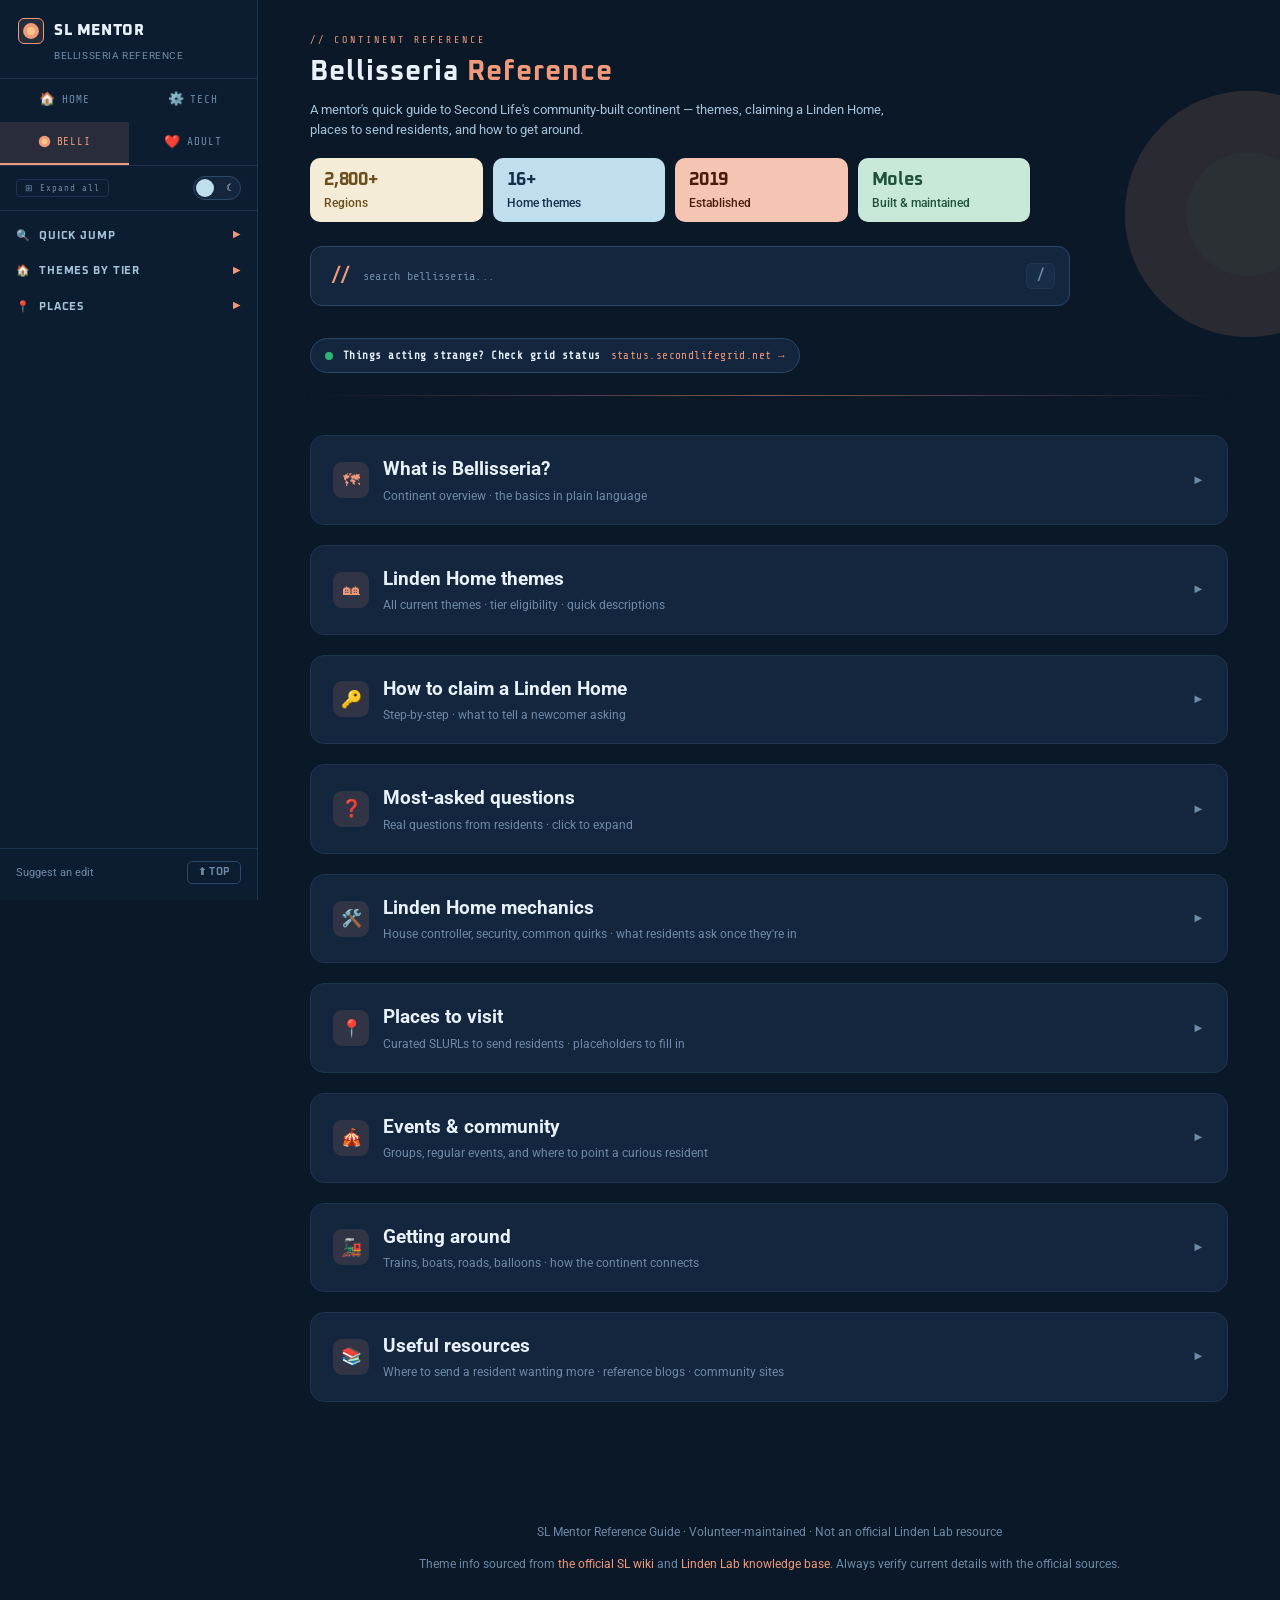
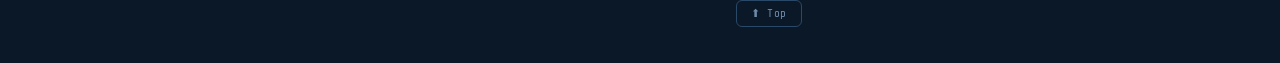
<file: bellisseria.html>
<!DOCTYPE html>
<html lang="en">
<head>
<meta charset="UTF-8">
<meta name="viewport" content="width=device-width, initial-scale=1.0">
<title>Bellisseria Reference - SL Mentor Guide</title>
<link rel="icon" type="image/svg+xml" href="[data-uri]">
<link rel="preconnect" href="https://fonts.googleapis.com">
<link rel="preconnect" href="https://fonts.gstatic.com" crossorigin>
<link href="https://fonts.googleapis.com/css2?family=Oxanium:wght@400;600;700;900&family=Roboto:wght@300;400;500;600&family=Share+Tech+Mono&display=swap" rel="stylesheet">
<script src="gridstatus.js" defer></script>
<script>
  (function() {
    try {
      if (localStorage.getItem('sl-mentor-theme') === 'light') {
        document.documentElement.setAttribute('data-theme', 'light');
      }
    } catch (e) {}
  })();

  function toggleTheme() {
    var isLight = document.documentElement.getAttribute('data-theme') === 'light';
    if (isLight) {
      document.documentElement.removeAttribute('data-theme');
      try { localStorage.setItem('sl-mentor-theme', 'dark'); } catch (e) {}
    } else {
      document.documentElement.setAttribute('data-theme', 'light');
      try { localStorage.setItem('sl-mentor-theme', 'light'); } catch (e) {}
    }
  }

  function copySLURL(btn, slurl) {
    navigator.clipboard.writeText(slurl).then(function() {
      var original = btn.textContent;
      btn.textContent = 'COPIED';
      btn.classList.add('copied');
      setTimeout(function() {
        btn.textContent = original;
        btn.classList.remove('copied');
      }, 1400);
    });
  }

  function toggleSection(hdr) {
    hdr.parentElement.classList.toggle('collapsed');
  }

  function togBfaq(q) {
    q.parentElement.classList.toggle('open');
  }

  function dismissCookie() {
    document.getElementById('cookie-notice').classList.add('hidden');
    try { localStorage.setItem('cookie-ok-v2', '1'); } catch (e) {}
  }

  function openAdultWarningModal() {
    try {
      if (sessionStorage.getItem('adult-warning-ack') === '1') {
        window.location.href = 'adult-hub.html';
        return;
      }
    } catch (e) {}
    var m = document.getElementById('adult-warning-modal');
    if (!m) { window.location.href = 'adult-hub.html'; return; }
    m.classList.add('open');
    document.body.style.overflow = 'hidden';
  }
  function closeAdultWarningModal() {
    var m = document.getElementById('adult-warning-modal');
    if (!m) return;
    m.classList.remove('open');
    document.body.style.overflow = '';
  }
  function confirmAdultGuide() {
    try { sessionStorage.setItem('adult-warning-ack', '1'); } catch (e) {}
    window.location.href = 'adult-hub.html';
  }

  function toggleSidebar() {
    document.getElementById('sidebar').classList.toggle('open');
  }

  function toggleNav(hdr) {
    hdr.classList.toggle('open');
    hdr.nextElementSibling.classList.toggle('open');
  }

  function jumpTo(id) {
    var el = document.getElementById(id);
    if (!el) return;
    el.scrollIntoView({ behavior: 'smooth', block: 'start' });
    if (window.innerWidth <= 900) {
      var sb = document.getElementById('sidebar');
      if (sb) sb.classList.remove('open');
    }
  }

  function scrollToTop() {
    window.scrollTo({ top: 0, behavior: 'smooth' });
  }

  function toggleAllNav() {
    var btn = document.getElementById('nav-toggle-btn');
    var headers = document.querySelectorAll('.nav-group-hdr');
    var anyOpen = false;
    headers.forEach(function(h) { if (h.classList.contains('open')) anyOpen = true; });
    headers.forEach(function(h) {
      if (anyOpen) {
        h.classList.remove('open');
        if (h.nextElementSibling) h.nextElementSibling.classList.remove('open');
      } else {
        h.classList.add('open');
        if (h.nextElementSibling) h.nextElementSibling.classList.add('open');
      }
    });
    if (btn) btn.textContent = anyOpen ? '⊞ Expand all' : '⊟ Collapse all';
  }

  document.addEventListener('DOMContentLoaded', function() {
    if (localStorage.getItem('cookie-ok-v2')) {
      var cn = document.getElementById('cookie-notice');
      if (cn) cn.classList.add('hidden');
    }
    // Search wiring
    var srch = document.getElementById('global-search');
    var cnt = document.getElementById('search-count');
    var clrBtn = document.getElementById('search-clear');
    var nr = document.getElementById('no-results');
    if (!srch) return;

    function n(s) { return (s || '').toLowerCase().replace(/[^a-z0-9 ]/g, ' '); }

    function doSearch(raw) {
      var q = n(raw);
      var cards = document.querySelectorAll('[data-search]');
      var hits = 0;
      cards.forEach(function(el) { el.classList.remove('hidden-search'); });

      if (!q.trim()) {
        cnt.textContent = '';
        if (nr) nr.style.display = 'none';
        document.querySelectorAll('section.section').forEach(function(s) { s.style.display = ''; });
        return;
      }
      var terms = q.trim().split(/\s+/).filter(Boolean);
      cards.forEach(function(el) {
        var hay = n((el.dataset.search || '') + ' ' + el.textContent);
        if (terms.every(function(t) { return hay.indexOf(t) !== -1; })) {
          hits++;
        } else {
          el.classList.add('hidden-search');
        }
      });

      document.querySelectorAll('section.section').forEach(function(sec) {
        var anyVisible = sec.querySelectorAll('[data-search]:not(.hidden-search)').length > 0;
        sec.style.display = anyVisible ? '' : 'none';
      });

      cnt.textContent = hits > 0 ? (hits + ' result' + (hits !== 1 ? 's' : '')) : '';
      if (nr) nr.style.display = hits === 0 ? 'block' : 'none';
    }

    srch.addEventListener('input', function() {
      clrBtn.style.display = srch.value ? 'block' : 'none';
      doSearch(srch.value);
    });
    clrBtn.addEventListener('click', function() {
      srch.value = '';
      clrBtn.style.display = 'none';
      doSearch('');
      srch.focus();
    });
    window.clearSearch = function() {
      srch.value = '';
      clrBtn.style.display = 'none';
      doSearch('');
      srch.focus();
    };

    // Hero search: "/" focuses the input
    document.addEventListener('keydown', (e) => {
      if (e.key === '/' && !e.metaKey && !e.ctrlKey && !e.altKey) {
        const tag = document.activeElement.tagName;
        if (tag !== 'INPUT' && tag !== 'TEXTAREA' && !document.activeElement.isContentEditable) {
          e.preventDefault();
          srch.focus();
          srch.select();
        }
      }
    });
  });

  // Hero search: chip click handler
  function tryChip(query) {
    const srch = document.getElementById('global-search');
    if (!srch) return;
    const wrap = srch.closest('.hero-search-wrap');
    srch.value = query;
    srch.dispatchEvent(new Event('input', {bubbles: true}));
    if (wrap) wrap.scrollIntoView({behavior: 'smooth', block: 'start'});
    srch.focus();
  }
</script>
<style>
  :root {
    --bg-page:        #0a1828;
    --bg-hero:        #0f1f33;
    --bg-card:        #14263d;
    --bg-card-soft:   #182d47;
    --bg-card-hover:  #1d3654;
    --bg-sidebar:     #0c1d31;
    --border:         #1f3450;
    --border-strong:  #2a4868;
    --text:           #e8f1fa;
    --text-mid:       #a8c4dc;
    --text-dim:       #6e8aa8;
    --pastel-sand:    #f5ecd8;
    --pastel-sand-ink:#6b4f1c;
    --pastel-sky:     #bfdfee;
    --pastel-sky-ink: #14304a;
    --pastel-coral:   #f5c4b3;
    --pastel-coral-ink:#4a1b0c;
    --pastel-mint:    #c8e8d8;
    --pastel-mint-ink:#1f5238;
    --accent:         #f0997b;
    --accent-strong:  #e07a5f;
    --accent-soft:    rgba(240,153,123,0.12);
    --tier-plus-bg:   #1f3a2c;  --tier-plus-fg:   #97c459;
    --tier-prem-bg:   #3d2a14;  --tier-prem-fg:   #f5c788;
    --tier-pp-bg:     #2e1f3d;  --tier-pp-fg:     #cea8e8;
    --tier-mix-bg:    #1a3450;  --tier-mix-fg:    #85b7eb;
  }

  html[data-theme="light"] {
    --bg-page:        #f4fafd;
    --bg-hero:        #e3f1f8;
    --bg-card:        #ffffff;
    --bg-card-soft:   #f6fafd;
    --bg-card-hover:  #eef6fb;
    --bg-sidebar:     #ffffff;
    --border:         #d6e4ee;
    --border-strong:  #b3cee0;
    --text:           #14304a;
    --text-mid:       #3a5a7a;
    --text-dim:       #6b8298;
    --pastel-mint:    #d6efe1;
    --accent:         #d85a30;
    --accent-strong:  #b85b3f;
    --accent-soft:    rgba(216,90,48,0.10);
    --tier-plus-bg:   #e8f4ec;  --tier-plus-fg:   #2d6b3f;
    --tier-prem-bg:   #fef0e0;  --tier-prem-fg:   #a85a14;
    --tier-pp-bg:     #f0e3f5;  --tier-pp-fg:     #6b3585;
    --tier-mix-bg:    #e3eef8;  --tier-mix-fg:    #1a4970;
  }

  * { box-sizing: border-box; }
  html, body {
    margin: 0; padding: 0;
    font-family: 'Roboto', -apple-system, BlinkMacSystemFont, sans-serif;
    color: var(--text);
    line-height: 1.6;
    background: var(--bg-page);
    min-height: 100vh;
    transition: background 0.2s ease, color 0.2s ease;
  }
  h1, h2, h3, h4 {
    font-family: 'Oxanium', sans-serif;
    color: var(--text);
    margin: 0;
    letter-spacing: -0.01em;
  }
  a { color: var(--accent); text-decoration: none; }
  a:hover { text-decoration: underline; }
  mark { background: var(--accent-soft); color: var(--accent); padding: 0 2px; border-radius: 2px; }

  /* ─── APP LAYOUT ─── */
  #app {
    display: flex;
    min-height: 100vh;
  }
  #sidebar {
    width: 258px;
    min-width: 258px;
    background: var(--bg-sidebar);
    border-right: 1px solid var(--border);
    display: flex;
    flex-direction: column;
    position: sticky;
    top: 0;
    height: 100vh;
    overflow-y: auto;
    overflow-x: visible;
    transition: background 0.2s ease, border-color 0.2s ease;
  }
  #main {
    flex: 1;
    min-width: 0;
  }

  /* ─── SIDEBAR LOGO ─── */
  .sb-logo {
    padding: 18px 18px 14px;
    border-bottom: 1px solid var(--border);
  }
  .sb-logo-row {
    display: flex;
    align-items: center;
    gap: 10px;
    font-family: 'Oxanium', sans-serif;
    font-weight: 900;
    font-size: 15px;
    letter-spacing: 0.04em;
    color: var(--text);
  }
  .sb-logo-hex {
    width: 26px; height: 26px;
    display: flex; align-items: center; justify-content: center;
    background: var(--accent-soft);
    border: 1px solid var(--accent);
    border-radius: 6px;
  }
  .sb-logo-sub {
    font-family: 'Roboto', sans-serif;
    font-size: 10px;
    color: var(--text-dim);
    letter-spacing: 0.06em;
    text-transform: uppercase;
    margin-top: 4px;
    padding-left: 36px;
  }

  /* ─── PAGE NAV (4 TABS, 2x2 IN SIDEBAR) ─── */
  .page-nav {
    display: flex;
    flex-wrap: wrap;
    border-bottom: 1px solid var(--border);
  }
  .page-nav-link {
    flex: 1 1 50%;
    min-width: 0;
    display: flex;
    align-items: center;
    justify-content: center;
    gap: 6px;
    padding: 10px 8px;
    font-family: 'Share Tech Mono', 'Courier New', monospace;
    font-size: 11px;
    letter-spacing: 0.08em;
    text-transform: uppercase;
    color: var(--text-dim);
    text-decoration: none;
    border-bottom: 2px solid transparent;
    transition: color 0.15s, border-color 0.15s, background 0.15s;
    cursor: pointer;
    background: none;
    border-left: none;
    border-right: none;
    border-top: none;
  }
  .page-nav-link:hover {
    color: var(--text);
    background: var(--accent-soft);
    text-decoration: none;
  }
  .page-nav-link.active {
    color: var(--accent);
    border-bottom-color: var(--accent);
    background: var(--accent-soft);
  }
  .pn-icon { font-size: 13px; flex-shrink: 0; }

  /* ─── SEARCH ─── */
  .search-wrap {
    padding: 12px 14px;
    border-bottom: 1px solid var(--border);
  }
  .search-inner {
    display: flex;
    align-items: center;
    gap: 8px;
    background: var(--bg-page);
    border: 1px solid var(--border-strong);
    border-radius: 6px;
    padding: 6px 10px;
    transition: border-color 0.2s, box-shadow 0.2s;
  }
  .search-inner:focus-within {
    border-color: var(--accent);
    box-shadow: 0 0 0 3px var(--accent-soft);
  }
  .search-icon {
    font-family: 'Share Tech Mono', 'Courier New', monospace;
    color: var(--accent);
    font-size: 11px;
    flex-shrink: 0;
    pointer-events: none;
  }
  #global-search {
    flex: 1;
    min-width: 0;
    background: transparent;
    border: none;
    outline: none;
    color: var(--text);
    font-family: 'Share Tech Mono', 'Courier New', monospace;
    font-size: 12px;
  }
  #global-search::placeholder { color: var(--text-dim); }
  #search-clear {
    background: transparent;
    border: none;
    color: var(--text-dim);
    font-size: 11px;
    line-height: 1;
    padding: 2px 3px;
    border-radius: 3px;
    cursor: pointer;
    display: none;
    flex-shrink: 0;
    transition: color 0.15s, background 0.15s;
  }
  #search-clear:hover { color: var(--text); background: var(--bg-card-hover); }
  #search-count {
    font-family: 'Share Tech Mono', monospace;
    font-size: 10px;
    color: var(--text-dim);
    margin-top: 4px;
    min-height: 12px;
  }
  .hidden-search { display: none !important; }

  /* ─── NAV GROUPS ─── */
  .sb-nav {
    flex: 1;
    overflow-y: auto;
    padding: 8px 0;
  }
  .nav-group { margin-bottom: 2px; }
  .nav-group-hdr {
    display: flex;
    align-items: center;
    gap: 8px;
    padding: 8px 16px;
    font-family: 'Oxanium', sans-serif;
    font-size: 11px;
    font-weight: 700;
    letter-spacing: 0.08em;
    text-transform: uppercase;
    color: var(--text-mid);
    cursor: pointer;
    user-select: none;
    transition: color 0.15s, background 0.15s;
  }
  .nav-group-hdr:hover { color: var(--text); background: var(--accent-soft); }
  .nav-group-hdr .ng-arrow {
    margin-left: auto;
    font-size: 9px;
    color: var(--accent);
    transition: transform 0.2s;
  }
  .nav-group-hdr.open .ng-arrow { transform: rotate(90deg); }
  .nav-items {
    overflow: hidden;
    max-height: 0;
    transition: max-height 0.25s ease;
  }
  .nav-items.open { max-height: 600px; }
  .nav-item {
    display: flex;
    align-items: center;
    gap: 8px;
    padding: 6px 18px 6px 32px;
    font-size: 12px;
    color: var(--text-dim);
    cursor: pointer;
    transition: color 0.15s, background 0.15s;
  }
  .nav-item:hover { color: var(--text); background: var(--accent-soft); }
  .ni-dot {
    width: 4px; height: 4px;
    background: var(--text-dim);
    border-radius: 50%;
    flex-shrink: 0;
  }
  .nav-item:hover .ni-dot { background: var(--accent); }

  /* ─── THEME SWITCH IN SIDEBAR ─── */
  .sb-theme-row {
    padding: 10px 16px;
    border-bottom: 1px solid var(--border);
    display: flex;
    align-items: center;
    justify-content: space-between;
  }
  #nav-toggle-btn {
    font-family: 'Share Tech Mono', 'Courier New', monospace;
    font-size: 9px;
    letter-spacing: 1px;
    color: var(--text-dim);
    background: none;
    border: 1px solid var(--border);
    border-radius: 4px;
    padding: 3px 8px;
    cursor: pointer;
    transition: color 0.15s, border-color 0.15s;
  }
  #nav-toggle-btn:hover { color: var(--text); border-color: var(--accent); }
  .theme-switch { cursor: pointer; user-select: none; }
  .theme-switch-track {
    position: relative;
    width: 48px; height: 24px;
    background: var(--bg-card);
    border: 1px solid var(--border-strong);
    border-radius: 999px;
    display: flex;
    align-items: center;
    padding: 0 5px;
    justify-content: space-between;
    transition: border-color 0.2s ease;
  }
  .theme-switch-track:hover { border-color: var(--accent); }
  .theme-switch-sun, .theme-switch-moon {
    font-size: 10px;
    line-height: 1;
    z-index: 1;
    color: var(--text-dim);
    transition: color 0.2s ease;
  }
  .theme-switch-sun { color: #e0a040; }
  .theme-switch-moon { color: var(--text); }
  html[data-theme="light"] .theme-switch-moon { color: var(--text-dim); }
  html[data-theme="light"] .theme-switch-sun { color: #e0a040; }
  .theme-switch-knob {
    position: absolute;
    top: 2px; left: 2px;
    width: 18px; height: 18px;
    background: var(--pastel-sky);
    border-radius: 50%;
    transition: transform 0.22s ease;
    z-index: 2;
  }
  html[data-theme="light"] .theme-switch-knob { transform: translateX(24px); }

  /* ─── SIDEBAR FOOTER ─── */
  .sb-footer {
    padding: 12px 16px 16px;
    border-top: 1px solid var(--border);
    display: flex;
    align-items: center;
    justify-content: space-between;
    gap: 8px;
    font-size: 11px;
  }
  .sb-footer a { color: var(--text-dim); }
  .sb-footer a:hover { color: var(--accent); text-decoration: none; }
  .sb-top-btn {
    background: transparent;
    border: 1px solid var(--border-strong);
    color: var(--text-dim);
    border-radius: 5px;
    padding: 4px 10px;
    font-family: 'Oxanium', sans-serif;
    font-size: 10px;
    font-weight: 700;
    letter-spacing: 0.06em;
    text-transform: uppercase;
    cursor: pointer;
    transition: all 0.15s;
  }
  .sb-top-btn:hover { color: var(--accent); border-color: var(--accent); }

  /* ─── SIDEBAR TOGGLE (MOBILE) ─── */
  #sidebar-toggle {
    display: none;
    position: fixed;
    top: 12px; left: 12px;
    z-index: 50;
    width: 40px; height: 40px;
    background: var(--bg-card);
    border: 1px solid var(--border-strong);
    border-radius: 8px;
    color: var(--text);
    font-size: 18px;
    cursor: pointer;
    align-items: center;
    justify-content: center;
  }

  /* ─── PAGE HEADER ─── */
  .page-hdr {
    margin-bottom: 40px;
    padding-bottom: 22px;
    position: relative;
  }
  .page-hdr::after {
    content: ''; position: absolute; bottom: -1px; left: 0; right: 0;
    height: 1px;
    background: linear-gradient(90deg, transparent, var(--accent), transparent);
    opacity: 0.5;
    box-shadow: 0 0 10px rgba(240,153,123,0.3);
  }
  .page-hdr-art {
    position: absolute;
    right: -160px;
    top: 50%;
    transform: translateY(-50%);
    width: 280px;
    height: 280px;
    opacity: 0.14;
    pointer-events: none;
    z-index: 0;
  }
  .page-hdr-art svg { width: 100%; height: 100%; display: block; }
  .page-hdr > *:not(.page-hdr-art) { position: relative; z-index: 1; }
  @media (max-width: 880px) {
    .page-hdr-art { width: 200px; height: 200px; right: -80px; opacity: 0.10; }
  }
  @media (max-width: 640px) {
    .page-hdr-art { display: none; }
  }

  .eyebrow {
    font-family: 'Share Tech Mono', 'Courier New', monospace;
    font-size: 10px;
    color: var(--accent);
    letter-spacing: 3px;
    text-transform: uppercase;
    margin-bottom: 8px;
  }
  .page-hdr h1 {
    font-family: 'Oxanium', 'Courier New', monospace;
    font-size: 1.75rem;
    font-weight: 700;
    color: var(--text);
    letter-spacing: 1px;
    line-height: 1.2;
    margin: 0;
  }
  .page-hdr h1 .accent { color: var(--accent); }
  .page-hdr .lede {
    color: var(--text-mid);
    margin-top: 10px;
    font-size: 13px;
    max-width: 580px;
    line-height: 1.55;
  }

  .hero-meta {
    display: grid;
    grid-template-columns: repeat(auto-fit, minmax(140px, 1fr));
    gap: 10px;
    margin-top: 18px;
    max-width: 720px;
  }
  .hero-chip {
    padding: 10px 14px;
    border-radius: 10px;
    font-size: 12px;
    font-weight: 500;
    line-height: 1.4;
  }
  .hero-chip strong {
    font-family: 'Oxanium', sans-serif;
    font-weight: 700;
    font-size: 18px;
    display: block;
    margin-bottom: 2px;
    letter-spacing: -0.01em;
  }
  .hero-chip.c-sand  { background: var(--pastel-sand);  color: var(--pastel-sand-ink); }
  .hero-chip.c-sky   { background: var(--pastel-sky);   color: var(--pastel-sky-ink); }
  .hero-chip.c-coral { background: var(--pastel-coral); color: var(--pastel-coral-ink); }
  .hero-chip.c-mint  { background: var(--pastel-mint);  color: var(--pastel-mint-ink); }

  /* ─── GRID STATUS PILL (dynamic) ─── */
  .grid-status-pill {
    display: inline-flex;
    align-items: center;
    gap: 10px;
    margin-top: 10px;
    padding: 8px 14px;
    background: var(--bg-card);
    border: 1px solid var(--border-strong);
    border-radius: 999px;
    text-decoration: none;
    color: var(--text-mid);
    font-family: 'Share Tech Mono', monospace;
    font-size: 11px;
    letter-spacing: 0.04em;
    transition: border-color 0.15s, color 0.15s, background 0.15s;
  }
  .grid-status-pill:hover {
    border-color: var(--accent);
    color: var(--text);
    background: var(--accent-soft);
  }
  .gsp-dot {
    width: 8px; height: 8px;
    border-radius: 50%;
    flex-shrink: 0;
  }
  .gsp-label { color: var(--text); font-weight: 600; }
  .gsp-url { color: var(--accent); }

  /* State: loading / fallback (neutral) */
  .gsp-loading .gsp-dot,
  .gsp-fallback .gsp-dot {
    background: #2bb673;
    box-shadow: 0 0 0 0 rgba(43, 182, 115, 0.7);
    animation: gspPulseSlow 2.4s ease-out infinite;
  }
  /* State: ok (green, slow pulse) */
  .gsp-ok .gsp-dot {
    background: #2bb673;
    box-shadow: 0 0 0 0 rgba(43, 182, 115, 0.7);
    animation: gspPulseSlow 2.4s ease-out infinite;
  }
  /* State: warn (amber, medium pulse) */
  .gsp-warn .gsp-dot {
    background: #e0a040;
    box-shadow: 0 0 0 0 rgba(224, 160, 64, 0.7);
    animation: gspPulseMed 1.6s ease-out infinite;
  }
  .gsp-warn { border-color: #e0a040; }
  .gsp-warn .gsp-url { color: #e0a040; }
  /* State: major (red, fast pulse) */
  .gsp-major .gsp-dot {
    background: #d8453a;
    box-shadow: 0 0 0 0 rgba(216, 69, 58, 0.8);
    animation: gspPulseFast 1.0s ease-out infinite;
  }
  .gsp-major { border-color: #d8453a; }
  .gsp-major .gsp-url { color: #d8453a; }

  @keyframes gspPulseSlow {
    0%   { box-shadow: 0 0 0 0 rgba(43, 182, 115, 0.7); }
    70%  { box-shadow: 0 0 0 8px rgba(43, 182, 115, 0); }
    100% { box-shadow: 0 0 0 0 rgba(43, 182, 115, 0); }
  }
  @keyframes gspPulseMed {
    0%   { box-shadow: 0 0 0 0 rgba(224, 160, 64, 0.7); }
    70%  { box-shadow: 0 0 0 9px rgba(224, 160, 64, 0); }
    100% { box-shadow: 0 0 0 0 rgba(224, 160, 64, 0); }
  }
  @keyframes gspPulseFast {
    0%   { box-shadow: 0 0 0 0 rgba(216, 69, 58, 0.8); }
    70%  { box-shadow: 0 0 0 10px rgba(216, 69, 58, 0); }
    100% { box-shadow: 0 0 0 0 rgba(216, 69, 58, 0); }
  }

  /* ─── CONTENT ─── */
  .content {
    max-width: 1400px;
    margin: 0 auto;
    padding: 32px 52px 64px;
  }

  .section {
    background: var(--bg-card);
    border: 1px solid var(--border);
    border-radius: 14px;
    margin-bottom: 20px;
    overflow: hidden;
    transition: background 0.2s ease, border-color 0.2s ease;
  }
  .section-header {
    display: flex;
    align-items: center;
    gap: 14px;
    padding: 18px 22px;
    border-bottom: 1px solid var(--border);
    cursor: pointer;
    user-select: none;
    transition: background 0.15s ease;
  }
  .section-header:hover { background: var(--bg-card-hover); }
  .section-icon {
    width: 36px; height: 36px;
    display: flex; align-items: center; justify-content: center;
    background: var(--accent-soft);
    color: var(--accent);
    border-radius: 9px;
    flex-shrink: 0;
    font-size: 17px;
  }
  .section-title { font-size: 19px; font-weight: 700; flex: 1; }
  .section-sub {
    font-size: 12px;
    color: var(--text-dim);
    font-family: 'Roboto', sans-serif;
    font-weight: 400;
    margin-top: 2px;
  }
  .section-toggle {
    color: var(--text-dim);
    font-size: 13px;
    transition: transform 0.2s ease;
  }
  .section.collapsed .section-toggle { transform: rotate(-90deg); }
  .section.collapsed .section-body { display: none; }
  .section.collapsed .section-header { border-bottom: none; }
  .section-body { padding: 22px 22px 24px; }

  .prose p { margin: 0 0 12px; color: var(--text-mid); }
  .prose p:last-child { margin-bottom: 0; }
  .prose strong { color: var(--text); font-weight: 600; }

  .overview-grid {
    display: grid;
    grid-template-columns: 1fr 1fr;
    gap: 12px;
    margin-top: 18px;
  }
  .fact-card {
    background: var(--bg-card-soft);
    border: 1px solid var(--border);
    border-radius: 10px;
    padding: 14px 16px;
  }
  .fact-card .fc-label {
    font-family: 'Oxanium', sans-serif;
    font-size: 11px;
    font-weight: 700;
    letter-spacing: 0.12em;
    text-transform: uppercase;
    color: var(--accent);
    margin-bottom: 6px;
  }
  .fact-card .fc-body { font-size: 13.5px; color: var(--text-mid); line-height: 1.55; }

  /* ─── BELLI FAQ CARDS ─── */
  .bfaq-list { display: flex; flex-direction: column; gap: 8px; }
  .bfaq-card {
    background: var(--bg-card);
    border: 1px solid var(--border);
    border-radius: 10px;
    overflow: hidden;
    transition: border-color 0.15s;
  }
  .bfaq-card:hover { border-color: var(--border-strong); }
  .bfaq-card.open { border-color: var(--accent); }
  .bfaq-q {
    display: flex;
    align-items: center;
    gap: 12px;
    padding: 14px 18px;
    cursor: pointer;
    user-select: none;
  }
  .bfaq-q-text {
    flex: 1;
    font-family: 'Oxanium', sans-serif;
    font-size: 14px;
    font-weight: 600;
    color: var(--text);
    line-height: 1.4;
  }
  .bfaq-tog {
    font-family: 'Share Tech Mono', monospace;
    font-size: 18px;
    color: var(--accent);
    flex-shrink: 0;
    transition: transform 0.2s;
  }
  .bfaq-card.open .bfaq-tog { transform: rotate(45deg); }
  .bfaq-body {
    display: none;
    padding: 0 18px 16px;
    font-size: 13.5px;
    color: var(--text-mid);
    line-height: 1.6;
    border-top: 1px solid var(--border);
  }
  .bfaq-card.open .bfaq-body { display: block; padding-top: 14px; }
  .bfaq-body p:first-child { margin-top: 0; }
  .bfaq-body p:last-child { margin-bottom: 0; }
  .bfaq-body strong { color: var(--text); }
  .bfaq-body a { color: var(--accent); }

  .theme-intro {
    background: var(--pastel-sand);
    color: var(--pastel-sand-ink);
    border-radius: 10px;
    padding: 14px 18px;
    margin-bottom: 20px;
    font-size: 13.5px;
    line-height: 1.55;
  }
  .theme-intro strong { font-weight: 700; }

  .theme-grid {
    display: grid;
    grid-template-columns: repeat(auto-fill, minmax(200px, 1fr));
    gap: 12px;
  }
  .theme-card {
    background: var(--bg-card-soft);
    border: 1px solid var(--border);
    border-radius: 11px;
    padding: 15px;
    transition: all 0.15s ease;
  }
  .theme-card:hover { border-color: var(--accent); transform: translateY(-2px); }
  .theme-name {
    font-family: 'Oxanium', sans-serif;
    font-size: 15px;
    font-weight: 700;
    color: var(--text);
    margin-bottom: 6px;
    display: flex;
    flex-wrap: wrap;
    align-items: center;
    gap: 6px;
  }
  .theme-tier {
    display: inline-block;
    font-family: 'Oxanium', sans-serif;
    font-size: 9px;
    font-weight: 700;
    letter-spacing: 0.08em;
    padding: 2px 7px;
    border-radius: 4px;
    text-transform: uppercase;
  }
  .tier-plus    { background: var(--tier-plus-bg); color: var(--tier-plus-fg); }
  .tier-premium { background: var(--tier-prem-bg); color: var(--tier-prem-fg); }
  .tier-pp      { background: var(--tier-pp-bg);   color: var(--tier-pp-fg); }
  .tier-mixed   { background: var(--tier-mix-bg);  color: var(--tier-mix-fg); }
  .theme-desc { font-size: 13px; color: var(--text-mid); line-height: 1.5; }

  .claim-steps { counter-reset: step; display: grid; gap: 10px; }
  .claim-step {
    counter-increment: step;
    display: flex;
    gap: 14px;
    background: var(--bg-card-soft);
    border: 1px solid var(--border);
    border-radius: 10px;
    padding: 14px 16px;
  }
  .claim-step::before {
    content: counter(step);
    flex-shrink: 0;
    width: 28px; height: 28px;
    background: var(--accent);
    color: #ffffff;
    font-family: 'Oxanium', sans-serif;
    font-weight: 700;
    font-size: 14px;
    border-radius: 50%;
    display: flex;
    align-items: center;
    justify-content: center;
  }
  .claim-step-body { flex: 1; font-size: 13.5px; color: var(--text-mid); line-height: 1.55; }
  .claim-step-body strong {
    color: var(--text);
    display: block;
    margin-bottom: 2px;
    font-size: 14px;
    font-weight: 600;
  }

  .callout {
    background: var(--pastel-sand);
    color: var(--pastel-sand-ink);
    border-radius: 10px;
    padding: 12px 16px;
    margin-top: 18px;
    font-size: 13px;
    line-height: 1.55;
  }
  .callout strong { font-weight: 700; }

  .places-grid {
    display: grid;
    grid-template-columns: repeat(auto-fill, minmax(260px, 1fr));
    gap: 12px;
  }
  .place-card {
    background: var(--bg-card-soft);
    border: 1px solid var(--border);
    border-radius: 11px;
    padding: 16px;
    display: flex;
    flex-direction: column;
    gap: 10px;
  }
  .place-card.placeholder {
    border-style: dashed;
    border-color: var(--border-strong);
    opacity: 0.85;
  }
  .place-name {
    font-family: 'Oxanium', sans-serif;
    font-size: 15px;
    font-weight: 700;
    color: var(--text);
  }
  .place-desc { font-size: 13px; color: var(--text-mid); line-height: 1.5; flex: 1; }
  .place-slurl {
    font-family: 'Share Tech Mono', monospace;
    font-size: 11px;
    color: var(--text-dim);
    background: var(--bg-page);
    padding: 6px 10px;
    border-radius: 6px;
    word-break: break-all;
    border: 1px solid var(--border);
  }
  .place-slurl.empty { font-style: italic; }
  .place-tags { display: flex; gap: 6px; flex-wrap: wrap; }
  .place-tag {
    font-family: 'Oxanium', sans-serif;
    font-size: 10px;
    font-weight: 700;
    letter-spacing: 0.05em;
    text-transform: uppercase;
    padding: 3px 8px;
    border-radius: 4px;
    background: var(--accent-soft);
    color: var(--accent);
  }
  .place-actions { display: flex; gap: 8px; flex-wrap: wrap; }

  .btn {
    display: inline-flex;
    align-items: center;
    gap: 6px;
    padding: 7px 14px;
    border-radius: 6px;
    font-family: 'Oxanium', sans-serif;
    font-size: 11px;
    font-weight: 700;
    letter-spacing: 0.06em;
    text-transform: uppercase;
    border: none;
    cursor: pointer;
    transition: all 0.15s ease;
    text-decoration: none;
  }
  .btn-primary { background: var(--accent); color: #ffffff; }
  .btn-primary:hover { background: var(--accent-strong); text-decoration: none; }
  .btn-ghost {
    background: transparent;
    color: var(--text);
    border: 1px solid var(--border-strong);
  }
  .btn-ghost:hover { background: var(--bg-card-hover); text-decoration: none; }
  .btn-ghost.copied {
    background: var(--pastel-mint);
    color: var(--pastel-mint-ink);
    border-color: var(--pastel-mint);
  }

  .events-list { display: grid; gap: 10px; }
  .event-row {
    display: grid;
    grid-template-columns: 160px 1fr;
    gap: 16px;
    padding: 14px 16px;
    background: var(--bg-card-soft);
    border: 1px solid var(--border);
    border-radius: 10px;
    align-items: start;
  }
  .event-row .e-name {
    font-family: 'Oxanium', sans-serif;
    font-weight: 700;
    color: var(--text);
    font-size: 14px;
  }
  .event-row .e-desc { font-size: 13px; color: var(--text-mid); line-height: 1.55; }

  .transport-grid {
    display: grid;
    grid-template-columns: repeat(auto-fill, minmax(220px, 1fr));
    gap: 12px;
  }
  .transport-card {
    background: var(--bg-card-soft);
    border: 1px solid var(--border);
    border-radius: 11px;
    padding: 16px;
    transition: border-color 0.15s ease;
  }
  .transport-card:hover { border-color: var(--accent); }
  .transport-card .t-icon { font-size: 22px; margin-bottom: 8px; }
  .transport-card .t-name {
    font-family: 'Oxanium', sans-serif;
    font-weight: 700;
    color: var(--text);
    margin-bottom: 4px;
    font-size: 14px;
  }
  .transport-card .t-desc { font-size: 13px; color: var(--text-mid); line-height: 1.55; }

  #no-results {
    display: none;
    text-align: center;
    padding: 40px 20px;
    color: var(--text-dim);
    font-style: italic;
  }

  footer {
    padding: 24px 28px 36px;
    text-align: center;
    color: var(--text-dim);
    font-size: 12px;
    line-height: 1.7;
  }
  footer a { color: var(--accent); }
  .footer-top-btn {
    margin-top: 14px;
    padding: 6px 14px;
    background: transparent;
    border: 1px solid var(--border-strong);
    border-radius: 6px;
    color: var(--text-dim);
    font-family: 'Share Tech Mono', 'Courier New', monospace;
    font-size: 11px;
    letter-spacing: 0.06em;
    cursor: pointer;
    transition: color 0.15s, border-color 0.15s;
  }
  .footer-top-btn:hover { color: var(--accent); border-color: var(--accent); }

  /* ─── ADULT WARNING MODAL ─── */
  #adult-warning-modal {
    position: fixed;
    inset: 0;
    background: rgba(10, 24, 40, 0.7);
    backdrop-filter: blur(4px);
    display: none;
    align-items: center;
    justify-content: center;
    z-index: 200;
    padding: 24px;
  }
  #adult-warning-modal.open { display: flex; }
  #adult-warning-modal-inner {
    background: var(--bg-card);
    border: 1px solid var(--border-strong);
    border-radius: 14px;
    max-width: 480px;
    width: 100%;
    padding: 28px;
    position: relative;
    box-shadow: 0 20px 60px rgba(0,0,0,0.4);
  }
  html[data-theme="light"] #adult-warning-modal-inner {
    box-shadow: 0 20px 60px rgba(20,48,74,0.2);
  }
  #adult-warning-modal-close {
    position: absolute;
    top: 14px; right: 14px;
    background: transparent;
    border: none;
    color: var(--text-dim);
    font-size: 18px;
    cursor: pointer;
    line-height: 1;
    padding: 4px 8px;
    border-radius: 6px;
  }
  #adult-warning-modal-close:hover { color: var(--text); background: var(--bg-card-hover); }
  .awm-eyebrow {
    font-family: 'Oxanium', sans-serif;
    font-size: 11px;
    font-weight: 700;
    letter-spacing: 0.14em;
    text-transform: uppercase;
    color: var(--accent);
    margin-bottom: 8px;
  }
  .awm-title {
    font-family: 'Oxanium', sans-serif;
    font-size: 20px;
    font-weight: 700;
    color: var(--text);
    margin-bottom: 14px;
  }
  .awm-body p {
    font-size: 13.5px;
    color: var(--text-mid);
    line-height: 1.6;
    margin: 0 0 12px;
  }
  .awm-body p:last-child { margin-bottom: 0; }
  .awm-actions {
    display: flex;
    gap: 10px;
    margin-top: 22px;
    justify-content: flex-end;
    flex-wrap: wrap;
  }
  .awm-btn {
    padding: 9px 18px;
    border-radius: 8px;
    font-family: 'Oxanium', sans-serif;
    font-size: 12px;
    font-weight: 700;
    letter-spacing: 0.05em;
    text-transform: uppercase;
    border: none;
    cursor: pointer;
    transition: all 0.15s ease;
  }
  .awm-btn-cancel {
    background: transparent;
    color: var(--text-mid);
    border: 1px solid var(--border-strong);
  }
  .awm-btn-cancel:hover { color: var(--text); border-color: var(--text-dim); }
  .awm-btn-confirm { background: var(--accent); color: #ffffff; }
  .awm-btn-confirm:hover { background: var(--accent-strong); }

  /* ─── COOKIE NOTICE ─── */
  #cookie-notice {
    position: fixed;
    bottom: 16px; left: 16px; right: 16px;
    max-width: 720px;
    margin: 0 auto;
    background: var(--bg-card);
    border: 1px solid var(--border-strong);
    border-radius: 12px;
    padding: 14px 18px;
    display: flex;
    align-items: center;
    gap: 14px;
    font-size: 13px;
    color: var(--text-mid);
    z-index: 100;
  }
  #cookie-notice.hidden { display: none; }
  #cookie-notice p { margin: 0; flex: 1; }
  #cookie-notice button {
    background: var(--accent);
    color: #ffffff;
    border: none;
    padding: 8px 16px;
    border-radius: 6px;
    font-family: 'Oxanium', sans-serif;
    font-weight: 700;
    font-size: 12px;
    letter-spacing: 0.05em;
    text-transform: uppercase;
    cursor: pointer;
  }
  #cookie-notice button:hover { background: var(--accent-strong); }

  /* ─── RESPONSIVE ─── */
  @media (max-width: 900px) {
    #sidebar {
      position: fixed;
      top: 0; left: 0;
      transform: translateX(-100%);
      transition: transform 0.25s ease;
      width: 280px;
      z-index: 40;
    }
    #sidebar.open {
      transform: translateX(0);
      box-shadow: 4px 0 24px rgba(0,0,0,0.4);
    }
    #sidebar-toggle { display: flex; }
    #main { padding-top: 64px; }
  }
  @media (max-width: 720px) {
    .page-hdr h1 { font-size: 1.4rem; }
    .content { padding: 24px 16px 48px; }
    .section-header { padding: 14px 16px; }
    .section-body { padding: 16px; }
    .overview-grid { grid-template-columns: 1fr; }
    .event-row { grid-template-columns: 1fr; gap: 4px; }
  }

  /* ── HERO SEARCH BAR (self-contained, mirrors mentor.css pattern) ── */
  .hero-search-wrap {
    margin: 24px 0 0;
    max-width: 760px;
    position: relative;
  }

  .hero-search-frame {
    position: relative;
    display: flex;
    align-items: center;
    background: var(--bg-card);
    border: 1px solid var(--border-strong);
    border-radius: 12px;
    padding: 4px;
    transition: border-color 0.2s, box-shadow 0.2s;
  }

  .hero-search-frame:focus-within {
    border-color: var(--accent);
    box-shadow: 0 0 0 4px var(--accent-soft);
  }

  .hero-search-icon {
    font-family: 'Share Tech Mono', 'Courier New', monospace;
    color: var(--accent);
    font-size: 18px;
    padding: 0 14px 0 16px;
    font-weight: 700;
    user-select: none;
    letter-spacing: -1px;
  }

  .hero-search-input {
    flex: 1;
    width: auto;
    background: transparent;
    border: none;
    padding: 18px 0;
    color: var(--text);
    font-family: 'Share Tech Mono', 'Courier New', monospace;
    font-size: 16px;
    outline: none;
    min-width: 0;
    border-radius: 0;
  }

  .hero-search-input::placeholder {
    color: var(--text-dim);
    letter-spacing: 0.02em;
  }

  .hero-search-kbd {
    display: inline-flex;
    align-items: center;
    justify-content: center;
    min-width: 26px;
    height: 26px;
    padding: 0 10px;
    margin-right: 10px;
    font-family: 'Share Tech Mono', 'Courier New', monospace;
    font-size: 13px;
    font-weight: 700;
    color: var(--text-dim);
    background: var(--bg-card-soft);
    border: 1px solid var(--border);
    border-radius: 5px;
    user-select: none;
    flex-shrink: 0;
    transition: opacity 0.15s;
  }

  .hero-search-frame:focus-within .hero-search-kbd { opacity: 0; }

  .hero-search-clear {
    display: none;
    position: static;
    background: none;
    border: none;
    color: var(--text-dim);
    cursor: pointer;
    font-size: 22px;
    line-height: 1;
    padding: 8px 14px;
    flex-shrink: 0;
  }

  .hero-search-clear.visible { display: inline-block; }
  .hero-search-clear:hover { color: var(--text); }

  .hero-search-meta {
    display: flex;
    align-items: center;
    gap: 14px;
    margin-top: 6px;
    flex-wrap: wrap;
    min-height: 16px;
  }

  .hero-search-count {
    font-family: 'Share Tech Mono', 'Courier New', monospace;
    font-size: 12px;
    color: var(--accent);
    letter-spacing: 0.05em;
    min-height: 16px;
    white-space: nowrap;
  }

  .hero-search-chips {
    display: flex;
    flex-wrap: wrap;
    align-items: center;
    gap: 14px;
  }

  .search-chip {
    display: inline-block;
    padding: 2px 0;
    background: none;
    border: none;
    border-radius: 0;
    color: var(--accent);
    font-size: 12px;
    font-family: 'Roboto', sans-serif;
    cursor: pointer;
    user-select: none;
    white-space: nowrap;
    text-decoration: underline;
    text-decoration-color: transparent;
    text-decoration-thickness: 1px;
    text-underline-offset: 3px;
    transition: text-decoration-color 0.2s, opacity 0.2s;
    opacity: 0.85;
  }

  .search-chip:hover {
    text-decoration-color: currentColor;
    opacity: 1;
  }

  @media (max-width: 720px) {
    .hero-search-icon { padding: 0 10px 0 12px; font-size: 16px; }
    .hero-search-input { font-size: 15px; padding: 15px 0; }
    .hero-search-kbd { display: none; }
    .hero-search-meta { gap: 10px; }
    .hero-search-chips { gap: 12px; }
  }
</style>
</head>
<body>
<div id="app">

<nav id="sidebar">

  <div class="sb-logo">
    <div class="sb-logo-row">
      <div class="sb-logo-hex">
        <svg width="18" height="18" viewBox="0 0 100 100" xmlns="http://www.w3.org/2000/svg"><circle cx="50" cy="50" r="44" fill="#f0997b"/><circle cx="50" cy="50" r="22" fill="#f5c788"/></svg>
      </div>
      SL MENTOR
    </div>
    <div class="sb-logo-sub">Bellisseria Reference</div>
  </div>

  <div class="page-nav">
    <a href="index.html" class="page-nav-link"><span class="pn-icon">&#127968;</span>Home</a>
    <a href="technical.html" class="page-nav-link"><span class="pn-icon">&#9881;&#65039;</span>Tech</a>
    <a href="bellisseria.html" class="page-nav-link active"><span class="pn-icon"><svg width="13" height="13" viewBox="0 0 100 100" style="display:inline-block;vertical-align:-2px"><circle cx="50" cy="50" r="44" fill="#f0997b"/><circle cx="50" cy="50" r="22" fill="#f5c788"/></svg></span>Belli</a>
    <a href="javascript:void(0)" class="page-nav-link" onclick="openAdultWarningModal()"><span class="pn-icon">&#10084;&#65039;</span>Adult</a>
  </div>

  <div class="sb-theme-row">
    <button id="nav-toggle-btn" onclick="toggleAllNav()" title="Expand all sections">&#8862; Expand all</button>
    <label class="theme-switch" title="Toggle light / dark theme" onclick="toggleTheme(); return false;" aria-label="Toggle theme">
      <div class="theme-switch-track">
        <span class="theme-switch-sun">☀</span>
        <span class="theme-switch-moon">☾</span>
        <span class="theme-switch-knob"></span>
      </div>
    </label>
  </div>

  <div class="sb-nav">

    <div class="nav-group">
      <div class="nav-group-hdr" onclick="toggleNav(this)">
        <span>&#128269;</span> Quick Jump <span class="ng-arrow">&#9654;</span>
      </div>
      <div class="nav-items">
        <span class="nav-item" onclick="jumpTo('sec-overview')"><span class="ni-dot"></span>What is Bellisseria?</span>
        <span class="nav-item" onclick="jumpTo('sec-themes')"><span class="ni-dot"></span>Linden Home themes</span>
        <span class="nav-item" onclick="jumpTo('sec-claim')"><span class="ni-dot"></span>How to claim a home</span>
        <span class="nav-item" onclick="jumpTo('sec-faq')"><span class="ni-dot"></span>Most-asked questions</span>
        <span class="nav-item" onclick="jumpTo('sec-mechanics')"><span class="ni-dot"></span>Linden Home mechanics</span>
        <span class="nav-item" onclick="jumpTo('sec-places')"><span class="ni-dot"></span>Places to visit</span>
        <span class="nav-item" onclick="jumpTo('sec-events')"><span class="ni-dot"></span>Events &amp; community</span>
        <span class="nav-item" onclick="jumpTo('sec-transport')"><span class="ni-dot"></span>Getting around</span>
        <span class="nav-item" onclick="jumpTo('sec-resources')"><span class="ni-dot"></span>Useful resources</span>
      </div>
    </div>

    <div class="nav-group">
      <div class="nav-group-hdr" onclick="toggleNav(this)">
        <span>&#127968;</span> Themes by tier <span class="ng-arrow">&#9654;</span>
      </div>
      <div class="nav-items">
        <span class="nav-item" onclick="jumpTo('theme-traditional')"><span class="ni-dot"></span>Traditional</span>
        <span class="nav-item" onclick="jumpTo('theme-houseboats')"><span class="ni-dot"></span>Houseboats</span>
        <span class="nav-item" onclick="jumpTo('theme-campers')"><span class="ni-dot"></span>Campers</span>
        <span class="nav-item" onclick="jumpTo('theme-victorian')"><span class="ni-dot"></span>Victorian</span>
        <span class="nav-item" onclick="jumpTo('theme-log')"><span class="ni-dot"></span>Log Homes</span>
        <span class="nav-item" onclick="jumpTo('theme-stilt')"><span class="ni-dot"></span>Stilt Homes</span>
        <span class="nav-item" onclick="jumpTo('theme-chalets')"><span class="ni-dot"></span>Chalets</span>
        <span class="nav-item" onclick="jumpTo('theme-fantasy')"><span class="ni-dot"></span>Fantasy</span>
        <span class="nav-item" onclick="jumpTo('theme-newbrooke')"><span class="ni-dot"></span>Newbrooke</span>
        <span class="nav-item" onclick="jumpTo('theme-sakura')"><span class="ni-dot"></span>Sakura</span>
        <span class="nav-item" onclick="jumpTo('theme-ranch')"><span class="ni-dot"></span>Ranch</span>
        <span class="nav-item" onclick="jumpTo('theme-mediterranean')"><span class="ni-dot"></span>Mediterranean</span>
        <span class="nav-item" onclick="jumpTo('theme-thousand')"><span class="ni-dot"></span>Thousand Island</span>
        <span class="nav-item" onclick="jumpTo('theme-aspen')"><span class="ni-dot"></span>Aspen Ridge</span>
        <span class="nav-item" onclick="jumpTo('theme-ridgewood')"><span class="ni-dot"></span>Ridgewood Enclave</span>
        <span class="nav-item" onclick="jumpTo('theme-copperfield')"><span class="ni-dot"></span>Copperfield Heights</span>
      </div>
    </div>

    <div class="nav-group">
      <div class="nav-group-hdr" onclick="toggleNav(this)">
        <span>&#128205;</span> Places <span class="ng-arrow">&#9654;</span>
      </div>
      <div class="nav-items">
        <span class="nav-item" onclick="jumpTo('place-fairgrounds')"><span class="ni-dot"></span>Bellisseria Fairgrounds</span>
        <span class="nav-item" onclick="jumpTo('place-treeowatoor')"><span class="ni-dot"></span>Treeowatoor</span>
        <span class="nav-item" onclick="jumpTo('place-bellihub')"><span class="ni-dot"></span>BelliHub</span>
        <span class="nav-item" onclick="jumpTo('place-demo')"><span class="ni-dot"></span>Linden Homes Demo</span>
        <span class="nav-item" onclick="jumpTo('place-chippewa')"><span class="ni-dot"></span>Chippewa Junction</span>
        <span class="nav-item" onclick="jumpTo('place-merrymount')"><span class="ni-dot"></span>Merrymount</span>
        <span class="nav-item" onclick="jumpTo('place-sandbox')"><span class="ni-dot"></span>Sandbox Bellisseria</span>
        <span class="nav-item" onclick="jumpTo('place-fairstone')"><span class="ni-dot"></span>Fairstone Quarry</span>
      </div>
    </div>

  </div>

  <div class="sb-footer">
    <a href="mailto:josh@joshualit.uk">Suggest an edit</a>
    <button class="sb-top-btn" onclick="scrollToTop()" title="Scroll to top">&#11014; Top</button>
  </div>

</nav>

<button id="sidebar-toggle" onclick="toggleSidebar()" aria-label="Toggle menu">&#9776;</button>

<div id="main">

<div class="content">

<div class="page-hdr">
  <div class="page-hdr-art" aria-hidden="true">
    <svg viewBox="0 0 100 100" fill="none">
      <circle cx="50" cy="50" r="44" fill="#f0997b"/>
      <circle cx="50" cy="50" r="22" fill="#f5c788"/>
    </svg>
  </div>
  <div class="eyebrow">// CONTINENT REFERENCE</div>
  <h1>Bellisseria <span class="accent">Reference</span></h1>
  <p class="lede">A mentor's quick guide to Second Life's community-built continent &mdash; themes, claiming a Linden Home, places to send residents, and how to get around.</p>

  <div class="hero-meta">
    <div class="hero-chip c-sand"><strong>2,800+</strong>Regions</div>
    <div class="hero-chip c-sky"><strong>16+</strong>Home themes</div>
    <div class="hero-chip c-coral"><strong>2019</strong>Established</div>
    <div class="hero-chip c-mint"><strong>Moles</strong>Built &amp; maintained</div>
  </div>

  <div class="hero-search-wrap" id="hero-search-wrap">
    <div class="hero-search-frame">
      <span class="hero-search-icon">//</span>
      <input type="text" id="global-search" class="hero-search-input" placeholder="search bellisseria..." autocomplete="off" spellcheck="false">
      <kbd class="hero-search-kbd" title="Press / to focus search">/</kbd>
      <button id="search-clear" class="hero-search-clear" onclick="clearSearch()" title="Clear search">&times;</button>
    </div>
    <div class="hero-search-meta">
      <div id="search-count" class="hero-search-count"></div>
    </div>
  </div>

  <a id="grid-status-pill" class="grid-status-pill gsp-fallback" href="https://status.secondlifegrid.net/" target="_blank" title="Check the SL grid status page in a new tab">
    <span class="gsp-dot"></span>
    <span class="gsp-label">Things acting strange? Check grid status</span>
    <span class="gsp-url">status.secondlifegrid.net &rarr;</span>
  </a>
</div>

<div id="no-results">No matches found. Try a different keyword.</div>

<section class="section collapsed" id="sec-overview" data-section="overview">
  <div class="section-header" onclick="toggleSection(this)">
    <div class="section-icon">🗺</div>
    <div style="flex:1;">
      <div class="section-title">What is Bellisseria?</div>
      <div class="section-sub">Continent overview &middot; the basics in plain language</div>
    </div>
    <div class="section-toggle">▼</div>
  </div>
  <div class="section-body">
    <div class="prose" data-search="bellisseria continent overview moles linden lab community 2019 second generation linden homes navigable connected themed">
      <p>Bellisseria is a Linden-Lab-owned continent that hosts the <strong>second generation of Linden Homes</strong> &mdash; the homes included with paid memberships. It launched in 2019, has grown to over 2,800 regions, and is built and maintained by the <strong>Moles</strong> (a small team of long-time SL residents employed by Linden Lab).</p>
      <p>Unlike older themed estates, Bellisseria <strong>blends themes across one connected continent</strong>: a Victorian neighbourhood might sit beside a houseboat dock, with a log-home valley a short railway ride away. The whole thing is navigable by boat, train, road, and air.</p>
    </div>

    <div class="overview-grid">
      <div class="fact-card" data-search="who lives bellisseria plus premium premium plus basic membership tier eligibility visitors">
        <div class="fc-label">Who lives there</div>
        <div class="fc-body">Plus, Premium, and Premium Plus members. Basic accounts cannot claim a Linden Home but are welcome to visit.</div>
      </div>
      <div class="fact-card" data-search="parcel sizes 512 1024 2048 sqm square metres tier plus premium premium plus exclusive">
        <div class="fc-label">Parcel sizes</div>
        <div class="fc-body">512&nbsp;m² (Plus), 1,024&nbsp;m² (Premium), and 2,048&nbsp;m² (Premium Plus exclusive themes).</div>
      </div>
      <div class="fact-card" data-search="use restrictions residential commerce rentals advertising ridgewood enclave commercial districts ban lines security orb skybox 2000 metres">
        <div class="fc-label">Use restrictions</div>
        <div class="fc-body">Residential only &mdash; no commerce, rentals, or advertising (except Ridgewood Enclave's commercial districts). <strong>No ban lines</strong> are allowed; security orbs only. Skyboxes permitted above 2,000m.</div>
      </div>
      <div class="fact-card" data-search="staying in theme presentable covenant neighbourhood">
        <div class="fc-label">Staying in theme</div>
        <div class="fc-body">Parcels must be kept presentable and broadly in keeping with their neighbourhood's theme.</div>
      </div>
    </div>
  </div>
</section>

<section class="section collapsed" id="sec-themes" data-section="themes">
  <div class="section-header" onclick="toggleSection(this)">
    <div class="section-icon">🏘</div>
    <div style="flex:1;">
      <div class="section-title">Linden Home themes</div>
      <div class="section-sub">All current themes &middot; tier eligibility &middot; quick descriptions</div>
    </div>
    <div class="section-toggle">▼</div>
  </div>
  <div class="section-body">

    <div class="theme-intro" data-search="tier guide plus 512 premium 1024 premium plus 2048 mixed copperfield bellihub demo open plan variants every model">
      <strong>Tier guide:</strong> Plus = 512m² &middot; Premium = 1,024m² &middot; Premium Plus = 2,048m² (exclusive themes). Most themes also offer an <strong>open-plan variant</strong> of each model with fewer interior walls. To see every theme and model in person, send residents to <strong>BelliHub</strong> &mdash; the official walkthrough region.
    </div>

    <div class="theme-grid">

      <div class="theme-card" id="theme-traditional" data-search="traditional original bellisseria suburban house garden picket fence neighbourhood premium 1024 winchester model shingle one two storey porch">
        <div class="theme-name">Traditional <span class="theme-tier tier-premium">Premium</span></div>
        <div class="theme-desc">Suburban one and two-storey homes with shingle roofs, gardens, and picket fences. The continent's heart and most-modded theme &mdash; <strong>Winchester</strong> in particular has a huge add-on community.</div>
      </div>

      <div class="theme-card" id="theme-houseboats" data-search="houseboats floating water waterway dock boat sailing premium 1024 evening star jolly roger color hud wall update">
        <div class="theme-name">Houseboats <span class="theme-tier tier-premium">Premium</span></div>
        <div class="theme-desc">Floating homes moored along waterways with private boat-rezzing docks. Newer styles (Evening Star, Jolly Roger) include a colour HUD for wall tints; older styles don't.</div>
      </div>

      <div class="theme-card" id="theme-campers" data-search="campers caravan camping wooded compact 512 plus entry-level vintage">
        <div class="theme-name">Campers <span class="theme-tier tier-plus">Plus</span></div>
        <div class="theme-desc">Compact 512&nbsp;m² parcels with a vintage caravan. Wooded camping-ground feel. Entry-level option for Plus members.</div>
      </div>

      <div class="theme-card" id="theme-victorian" data-search="victorian gaslit cobbles ornate trim park railway atmospheric night premium 1024 32x32 shelley hardy verne doyle turret bay window porch eight models">
        <div class="theme-name">Victorian <span class="theme-tier tier-premium">Premium</span></div>
        <div class="theme-desc">Gaslit cobbles, ornate trim, parks with reflecting pools. 32×32m parcels with eight models featuring turrets, bay windows, expansive porches &mdash; including Shelley, Hardy and Verne (two-floor) and Doyle (single-floor). Connected by an extensive railway.</div>
      </div>

      <div class="theme-card" id="theme-log" data-search="log homes cabin forested hills valleys country rural horse riding hiking premium 1024 timberline fireplace high ceilings balcony eight styles two floor">
        <div class="theme-name">Log Homes <span class="theme-tier tier-premium">Premium</span></div>
        <div class="theme-desc">Upscale log cabins in forested hills and valleys. Eight styles with high ceilings and two floors &mdash; <strong>Timberline</strong> is the only one with a fireplace. Hiking and horse-riding country.</div>
      </div>

      <div class="theme-card" id="theme-stilt" data-search="stilt homes water raised coastal sea view boat house controller premium 1024 havana tortuga four styles southeastern florida hurricane">
        <div class="theme-name">Stilt Homes <span class="theme-tier tier-premium">Premium</span></div>
        <div class="theme-desc">Coastal homes raised on stilts, inspired by the southeastern US. Four styles &mdash; including <strong>Havana</strong> (3-room cross-shape) and <strong>Tortuga</strong> (open-plan single-storey). Some on the beach, some over water. House controller sits in the water.</div>
      </div>

      <div class="theme-card" id="theme-chalets" data-search="chalets alpine mountain pine railway cosy winter premium 1024 matterhorn eiger mont blanc jungfrau open plan eight variants four styles">
        <div class="theme-name">Chalets <span class="theme-tier tier-premium">Premium</span></div>
        <div class="theme-desc">Alpine cabins among mountains and pine, with their own railway. Four base styles (Matterhorn, Eiger, Mont Blanc, Jungfrau) each in a closed or open-plan variant &mdash; eight choices in total.</div>
      </div>

      <div class="theme-card" id="theme-fantasy" data-search="fantasy whimsical treehouse mushroom magical fairstone quarry wedding premium 1024 amberbrooke fairybrooke mistbrooke rosebrooke stonebrooke six models open plan">
        <div class="theme-name">Fantasy <span class="theme-tier tier-premium">Premium</span></div>
        <div class="theme-desc">Whimsical dwellings &mdash; treehouses, mushroom homes, magical themes. Six base models (Amberbrooke, Fairybrooke, Mistbrooke, Rosebrooke, Stonebrooke and one more) each with an open-plan variant. Includes the Fairstone Quarry wedding venue.</div>
      </div>

      <div class="theme-card" id="theme-newbrooke" data-search="newbrooke modern suburban customisable siding trim brickwork plus premium 512 1024 eight models aldridge bradbury coniston heaton denver ender faraday gatewood">
        <div class="theme-name">Newbrooke <span class="theme-tier tier-plus">Plus</span> <span class="theme-tier tier-premium">Premium</span></div>
        <div class="theme-desc">Modern suburban homes with customisable siding, trim and brickwork colours. Eight models &mdash; Aldridge, Bradbury, Coniston, Heaton (1024m² only) and Denver, Ender, Faraday, Gatewood (either 512 or 1024m²).</div>
      </div>

      <div class="theme-card" id="theme-sakura" data-search="sakura japanese cherry blossom traditional garden 19th birthday 2022 plus premium shion ajisai renge kaneshon kosumosu tenjikubotan botan himawari open plan flowers eight models">
        <div class="theme-name">Sakura <span class="theme-tier tier-plus">Plus</span> <span class="theme-tier tier-premium">Premium</span></div>
        <div class="theme-desc">Japanese-inspired homes among cherry blossoms. Eight models named after Japanese flowers &mdash; Shion, Ajisai, Renge, Kaneshon (1024m²) and Kosumosu, Tenjikubotan, Botan, Himawari (either size). Each available with closed or open-plan layout.</div>
      </div>

      <div class="theme-card" id="theme-ranch" data-search="ranch large 2048 paddocks rural horse premium plus exclusive">
        <div class="theme-name">Ranch <span class="theme-tier tier-pp">Premium Plus</span></div>
        <div class="theme-desc">Large 2,048&nbsp;m² parcels with ranch-style houses, paddocks, and rural landscapes. Horse country.</div>
      </div>

      <div class="theme-card" id="theme-mediterranean" data-search="mediterranean coastal villa terracotta stucco railway premium plus exclusive 2048 four styles eleven rooms open plan sandy soil cacti adobe">
        <div class="theme-name">Mediterranean <span class="theme-tier tier-pp">Premium Plus</span></div>
        <div class="theme-desc">Coastal villas in pastel rose and ochre, with terracotta tiles, stucco and adobe. 2,048m² parcels with four base styles, each up to eleven rooms or open-plan. Has its own railway.</div>
      </div>

      <div class="theme-card" id="theme-thousand" data-search="thousand island lakeside archipelago small islands quiet water premium plus exclusive 2048">
        <div class="theme-name">Thousand Island <span class="theme-tier tier-pp">Premium Plus</span></div>
        <div class="theme-desc">Lakeside homes set across an archipelago of small islands. Quiet, water-focused theme for Premium Plus residents.</div>
      </div>

      <div class="theme-card" id="theme-aspen" data-search="aspen ridge mountain seasonal landscape changes seasons premium 1024">
        <div class="theme-name">Aspen Ridge <span class="theme-tier tier-premium">Premium</span></div>
        <div class="theme-desc">Mountain homes with seasonal landscape changes &mdash; the regions visibly shift through the seasons.</div>
      </div>

      <div class="theme-card" id="theme-ridgewood" data-search="ridgewood enclave commercial districts march 2026 premium plus shops merchants exclusive six designs tropical palm trees modern contemporary layout variations greenbush hill brackenrock verdemont v2.0">
        <div class="theme-name">Ridgewood Enclave <span class="theme-tier tier-pp">Premium Plus</span></div>
        <div class="theme-desc">Modern Premium Plus homes among palm trees and tropical landscaping. Six unique designs with optional layout variations. Now also hosts Bellisseria's first <strong>commercial districts</strong> (March 2026) &mdash; the only place commerce is allowed on the continent. <em>Brackenrock vs Verdemont:</em> visually similar; Brackenrock has an extra wall+door dividing the living area to the left of the entrance.</div>
      </div>

      <div class="theme-card" id="theme-copperfield" data-search="copperfield heights 2026 craftsman mixed all tiers plus premium premium plus first community 12 standard 8 open floorplans arts crafts wood stone">
        <div class="theme-name">Copperfield Heights <span class="theme-tier tier-mixed">All tiers</span></div>
        <div class="theme-desc">2026 release. Craftsman-style Arts &amp; Crafts homes with warm wood tones, exposed beams and natural stone. <strong>12 standard floor plans + 8 open variants</strong>. First Bellisseria theme to mix Plus, Premium, and Premium Plus parcels in one community.</div>
      </div>

    </div>

    <div class="callout" data-search="first generation themes tahoe elderglen sahreta osumai meadowbrook old no longer claimable 175 prim">
      <strong>First-generation themes</strong> (Tahoe, Elderglen, Sahreta Osumai, Meadowbrook) still exist on older estates but are no longer claimable. Some long-term residents still occupy them. They use older covenants and have a 175-prim limit on 512&nbsp;m².
    </div>
  </div>
</section>

<section class="section collapsed" id="sec-claim" data-section="claim">
  <div class="section-header" onclick="toggleSection(this)">
    <div class="section-icon">🔑</div>
    <div style="flex:1;">
      <div class="section-title">How to claim a Linden Home</div>
      <div class="section-sub">Step-by-step &middot; what to tell a newcomer asking</div>
    </div>
    <div class="section-toggle">▼</div>
  </div>
  <div class="section-body">

    <div class="claim-steps">
      <div class="claim-step" data-search="eligible membership plus premium premium plus basic upgrade my account">
        <div class="claim-step-body">
          <strong>Have an eligible membership</strong>
          Plus, Premium, or Premium Plus. Basic accounts cannot claim a Linden Home. Tier upgrade is done at <em>secondlife.com</em> &rarr; My Account &rarr; Membership.
        </div>
      </div>

      <div class="claim-step" data-search="check land allowance counts mainland tier free up">
        <div class="claim-step-body">
          <strong>Check land allowance</strong>
          A Linden Home counts against the resident's land allowance. If they already own mainland that uses their full tier, they need to free up some allowance first.
        </div>
      </div>

      <div class="claim-step" data-search="claim page secondlife.com my account get linden home themes models map">
        <div class="claim-step-body">
          <strong>Go to the claim page</strong>
          <em>secondlife.com</em> &rarr; My Account &rarr; <strong>Get a Linden Home</strong>. Available themes are listed by tier, with home models, parcel sizes, and a region map.
        </div>
      </div>

      <div class="claim-step" data-search="browse pick parcel filter theme preview surroundings map neighbours views swap">
        <div class="claim-step-body">
          <strong>Browse and pick a parcel</strong>
          Filter by theme. Click an available parcel to preview its surroundings on the map. Don't rush &mdash; neighbours and views matter and swapping is easy if it doesn't work out.
        </div>
      </div>

      <div class="claim-step" data-search="confirm teleport landmark house controller stilt water">
        <div class="claim-step-body">
          <strong>Confirm and teleport</strong>
          Once claimed, the resident gets a teleport landmark and a House Controller appears just outside the parcel boundary (or in the water, for stilt homes).
        </div>
      </div>

      <div class="claim-step" data-search="furnishing customising house controller textures accessories reset furniture covenant structure">
        <div class="claim-step-body">
          <strong>Furnishing &amp; customising</strong>
          The House Controller (touch it on the parcel) controls textures, accessories, and reset. Furniture is up to the resident &mdash; Bellisseria covenants forbid replacing the house structure itself.
        </div>
      </div>
    </div>

    <div class="callout" data-search="premium plus tip support ticket specific home request ranch mediterranean thousand island ridgewood exclusive">
      <strong>Premium Plus tip:</strong> Premium Plus members can request a specific Linden Home via a support ticket if a particular parcel becomes available. They also get exclusive access to Ranch, Mediterranean, Thousand Island, and Ridgewood Enclave themes.
    </div>

    <div class="prose" data-search="abandoning swapping about land general abandon release pool cooldown 5 swaps 24 hours rate limit">
      <p style="margin-top: 18px;"><strong>Abandoning &amp; swapping:</strong> About Land &rarr; General &rarr; Abandon Land releases a Linden Home back to the pool. Residents can claim a different one immediately &mdash; but Linden Lab limits this to <strong>5 swaps per 24 hours</strong> to keep the pool fair for everyone.</p>
    </div>

  </div>
</section>

<section class="section collapsed" id="sec-faq" data-section="faq">
  <div class="section-header" onclick="toggleSection(this)">
    <div class="section-icon">❓</div>
    <div style="flex:1;">
      <div class="section-title">Most-asked questions</div>
      <div class="section-sub">Real questions from residents &middot; click to expand</div>
    </div>
    <div class="section-toggle">▼</div>
  </div>
  <div class="section-body">

    <div class="bfaq-list">

      <div class="bfaq-card" data-search="orange cloud unrezzed not rezzing avatar bake fail rebake clear cache relog grid status outage broken issue can&#39;t see avatar friends invisible">
        <div class="bfaq-q" onclick="togBfaq(this)">
          <span class="bfaq-q-text">Why am I (or my visitor) stuck as an orange cloud?</span>
          <span class="bfaq-tog">+</span>
        </div>
        <div class="bfaq-body">
          <p>Orange-cloud avatars are a "bake fail" &mdash; the viewer hasn't received or assembled the avatar's appearance textures. Standard troubleshooting:</p>
          <ol style="margin: 8px 0 0 18px; padding: 0;">
            <li><strong>Rebake.</strong> Avatar &rarr; Avatar Health &rarr; Rebake Texture (Ctrl+Alt+R in most viewers).</li>
            <li><strong>Clear cache &amp; relog.</strong> Preferences &rarr; Network &amp; Cache &rarr; Clear Cache, then restart the viewer.</li>
            <li><strong>Check the grid status page.</strong> When many residents are unrezzed at the same time, it's usually a grid-wide bake or asset server issue, not an avatar problem &mdash; <a href="https://status.secondlifegrid.net/" target="_blank">status.secondlifegrid.net</a> will list the incident. The pill at the top of this page should be reading the live status; if it's amber or red, that's your answer.</li>
          </ol>
          <p style="margin-top: 12px;"><em>Mentor tip:</em> if multiple residents report the same issue at the same time, check grid status <strong>first</strong> &mdash; rebakes won't help if the bake service itself is degraded.</p>
        </div>
      </div>

      <div class="bfaq-card" data-search="when will theme available again ranch tiki aspen ridgewood premium plus high demand check website webpage no notification">
        <div class="bfaq-q" onclick="togBfaq(this)">
          <span class="bfaq-q-text">When will [theme] be available again?</span>
          <span class="bfaq-tog">+</span>
        </div>
        <div class="bfaq-body">
          <p>Linden Lab does not announce when new Linden Home regions become available. Homes only return to the pool when residents abandon or swap them, and high-demand themes (Ranch, Tiki, Aspen Ridge, Ridgewood Enclave) are claimed within minutes.</p>
          <p>Tell the resident to keep checking <a href="https://secondlife.com/land/lindenhomes" target="_blank">secondlife.com/land/lindenhomes</a> &mdash; with newer themes, more regions are released gradually to meet demand. There is no email notification or waitlist; patience and persistence are the only tools.</p>
        </div>
      </div>

      <div class="bfaq-card" data-search="rez furniture inside house mesh problem permissions platform invisible prim cube workaround">
        <div class="bfaq-q" onclick="togBfaq(this)">
          <span class="bfaq-q-text">Why can't I rez furniture inside my home?</span>
          <span class="bfaq-tog">+</span>
        </div>
        <div class="bfaq-body">
          <p>This is a known mesh-building quirk &mdash; some Linden Home interior surfaces prevent rezzing directly onto them, even when the resident has full parcel permissions.</p>
          <p><strong>Workaround:</strong> rez the object outside the home and move it in, OR rez a flat platform/cube over the floor first, rez everything onto it, then take up the platform. Many residents leave a permanent invisible prim covering the floor for this reason.</p>
        </div>
      </div>

      <div class="bfaq-card" data-search="let friend decorate home whitelist access list security panel house controller permissions guests">
        <div class="bfaq-q" onclick="togBfaq(this)">
          <span class="bfaq-q-text">How do I let a friend help decorate my home?</span>
          <span class="bfaq-tog">+</span>
        </div>
        <div class="bfaq-body">
          <p>Linden Homes have a built-in security panel accessed via the house controller. Whitelist the friend's avatar via the access list &mdash; this also grants decorating permissions through the control panel.</p>
        </div>
      </div>

      <div class="bfaq-card" data-search="home pack content textures included house controller mailbox postbox useful items starter pack contents furniture decorations gift welcome">
        <div class="bfaq-q" onclick="togBfaq(this)">
          <span class="bfaq-q-text">Is anything included with the home itself?</span>
          <span class="bfaq-tog">+</span>
        </div>
        <div class="bfaq-body">
          <p>Yes &mdash; every Linden Home includes a <strong>home pack</strong> with a lot of useful items. Touch the house controller outside the home and look for the pack option in the menu.</p>
          <p>The contents vary by theme but typically include matching textures (wall, floor, trim variants), themed décor items, and other extras designed to coordinate with the build. New residents often miss this entirely &mdash; worth pointing out early.</p>
        </div>
      </div>

      <div class="bfaq-card" data-search="orientation change rotate home tiki camper log grand view facing direction">
        <div class="bfaq-q" onclick="togBfaq(this)">
          <span class="bfaq-q-text">Can I change which way my home faces?</span>
          <span class="bfaq-tog">+</span>
        </div>
        <div class="bfaq-body">
          <p>Most Linden Home models have a fixed orientation. Three exceptions can be rotated through the house controller: <strong>Tiki, Camper, and Log Grand View</strong>.</p>
        </div>
      </div>

      <div class="bfaq-card" data-search="legacy linden home retiring transition lifetime premium plus upgrade ticket abandon allotment 4096 2048">
        <div class="bfaq-q" onclick="togBfaq(this)">
          <span class="bfaq-q-text">I have a Legacy home - what are my options now?</span>
          <span class="bfaq-tog">+</span>
        </div>
        <div class="bfaq-body">
          <p>Linden Lab is retiring the older Legacy regions and personally helping legacy home owners transition to new Bellisseria homes &mdash; including PP-only themes for a limited time.</p>
          <p><strong>Process:</strong> abandon the legacy home, then either pick a new one from <a href="https://secondlife.com/land/lindenhomes" target="_blank">secondlife.com/land/lindenhomes</a>, OR scout neighbourhoods, collect 2-3 SLURLs, and file a ticket with preferences. LL handles these within 24-48 hours.</p>
          <p><strong>Important Lifetime Legacy detail:</strong> Lifetime Legacy members keep their 4,096&nbsp;m² allotment and can split it between a Bellisseria home (512 or 1024) and mainland. But to claim a Premium Plus theme home (Ranch, Mediterranean, Tiki), they'd need to upgrade to PP &mdash; which means <em>losing</em> their Lifetime Legacy plan. Workaround: keep Legacy on main account, buy PP on an alt.</p>
          <p>Official guide: <a href="https://community.secondlife.com/news/featured-news/honoring-the-past-embracing-the-future-your-new-linden-home-awaits-r11188/" target="_blank">community.secondlife.com - Honoring the Past, Embracing the Future</a></p>
        </div>
      </div>

      <div class="bfaq-card" data-search="commercial store linden home premium plus both at same time additional cost free ridgewood enclave">
        <div class="bfaq-q" onclick="togBfaq(this)">
          <span class="bfaq-q-text">Can I have a Linden Home AND a commercial store?</span>
          <span class="bfaq-tog">+</span>
        </div>
        <div class="bfaq-body">
          <p>Yes &mdash; Premium Plus members can have both. The commercial store is additional, doesn't count against tier, and is free. Common resident misconception that it's one or the other.</p>
          <p>One store per account, first come, no guarantee. Available parcels in the Ridgewood Enclave Commercial Districts are marked with an "Available" sign.</p>
        </div>
      </div>

      <div class="bfaq-card" data-search="broken door animation house controller reset 10 seconds 30 seconds re-rez script ticket">
        <div class="bfaq-q" onclick="togBfaq(this)">
          <span class="bfaq-q-text">My door (or other animation) is broken - how do I fix it?</span>
          <span class="bfaq-tog">+</span>
        </div>
        <div class="bfaq-body">
          <p>Right-click the house controller, hold for ~10 seconds, release, wait 30 seconds for scripts to reset, then re-rez the house from the controller. If still broken after that, file a ticket and a Mole will visit to fix the scripts.</p>
        </div>
      </div>

      <div class="bfaq-card" data-search="floor plans available online wiki layouts 2d above walls bellihub demo regions">
        <div class="bfaq-q" onclick="togBfaq(this)">
          <span class="bfaq-q-text">Are floor plans available online anywhere?</span>
          <span class="bfaq-tog">+</span>
        </div>
        <div class="bfaq-body">
          <p>Linden Lab does not publish 2D floor plans for Linden Homes. The official answer is to send residents to the <strong>BelliHub</strong> demo region or <strong>Sandbox Bellisseria</strong> to walk through every model in person.</p>
          <p>Inara Pey's blog (in Resources) covers some themes with photos and floor descriptions, and the official SL wiki has model names and parcel sizes &mdash; but neither has true overhead floor plans.</p>
        </div>
      </div>

      <div class="bfaq-card" data-search="sail stilt home houseboat boating water access difficult sailable waterways rez zones prims furniture budget capacity LI land impact">
        <div class="bfaq-q" onclick="togBfaq(this)">
          <span class="bfaq-q-text">Can I sail from my stilt home?</span>
          <span class="bfaq-tog">+</span>
        </div>
        <div class="bfaq-body">
          <p>Yes &mdash; but it's harder than it sounds. The waterways immediately around stilt homes are narrow and obstructed; houseboats are easier for actual sailing.</p>
          <p><strong>Practical tip:</strong> when furnishing the home, leave enough prim budget free to rez your boat. Boats can use a substantial chunk of land impact (LI) and residents who fully decorate first often find they can't rez their boat afterwards.</p>
          <p>That said, no Linden Home owns the surrounding water. Public waterways across Bellisseria are open to all sailors, with rez zones throughout, so you're never far from somewhere you can launch.</p>
        </div>
      </div>

      <div class="bfaq-card" data-search="chimney smoke ranch knotty view turn off cannot disable cosmetic part of model">
        <div class="bfaq-q" onclick="togBfaq(this)">
          <span class="bfaq-q-text">Can I turn off the chimney smoke?</span>
          <span class="bfaq-tog">+</span>
        </div>
        <div class="bfaq-body">
          <p>No &mdash; chimney smoke on Ranch Knotty View (and similar themes) is part of the model and cannot be turned off.</p>
        </div>
      </div>

    </div>
  </div>
</section>

<section class="section collapsed" id="sec-mechanics" data-section="mechanics">
  <div class="section-header" onclick="toggleSection(this)">
    <div class="section-icon">🛠️</div>
    <div style="flex:1;">
      <div class="section-title">Linden Home mechanics</div>
      <div class="section-sub">House controller, security, common quirks &middot; what residents ask once they're in</div>
    </div>
    <div class="section-toggle">▼</div>
  </div>
  <div class="section-body">

    <div class="overview-grid">

      <div class="fact-card" data-search="security panel whitelist guests access list decorating permissions house controller">
        <div class="fc-label">Built-in security &amp; whitelist</div>
        <div class="fc-body">Linden Homes have a built-in security panel accessed via the house controller. Residents can whitelist specific avatars to grant access &mdash; including granting <strong>decorating permissions</strong> through the control panel.</div>
      </div>

      <div class="fact-card" data-search="house controller reset broken animation door scripts re-rez 10 seconds 30 seconds ticket support">
        <div class="fc-label">Reset broken animations</div>
        <div class="fc-body">If a door or other animation breaks: right-click the house controller, hold for ~10 seconds, release, wait 30 seconds for scripts to reset, then re-rez the house from the controller. If still broken, file a ticket.</div>
      </div>

      <div class="fact-card" data-search="theme model update re-rez windows aspen ridge bellihub welcome hub demo regions">
        <div class="fc-label">Theme model updates</div>
        <div class="fc-body">When LL pushes a model update (e.g. window updates), residents must re-rez their house from the controller for the changes to apply. The latest version is always visible at <strong>BelliHub</strong> and <strong>WelcomeHubLindenHomes</strong> demo regions.</div>
      </div>

      <div class="fact-card" data-search="postbox stuck updated message 24 hours after theme update settles ticket">
        <div class="fc-label">"Updated" message stuck</div>
        <div class="fc-body">Common post-update behaviour &mdash; usually settles within ~24 hours of a theme update. If still showing after that, file a ticket.</div>
      </div>

      <div class="fact-card" data-search="mesh rezz problem furniture inside house workaround platform invisible prim cube floor">
        <div class="fc-label">Can't rez furniture inside</div>
        <div class="fc-body">Some mesh homes prevent rezzing directly onto interior surfaces. Workaround: rez outside and move objects in, OR rez a flat platform/cube over the floor first, rez everything onto it, then take up the platform. Many residents leave a permanent invisible prim covering the floor for this reason.</div>
      </div>

      <div class="fact-card" data-search="orientation changeable rotate tiki camper log grand view themes">
        <div class="fc-label">Orientation-changeable homes</div>
        <div class="fc-body">Most Linden Home models have a fixed orientation, but <strong>Tiki, Camper, and Log Grand View</strong> can be rotated through the controller &mdash; useful when a resident wants a different view from their windows.</div>
      </div>

      <div class="fact-card" data-search="chimney smoke ranch knotty view cannot turn off cosmetic part of model">
        <div class="fc-label">Chimney smoke (Ranch)</div>
        <div class="fc-body">Chimney smoke on Ranch Knotty View (and similar themes) cannot be turned off &mdash; it's part of the model.</div>
      </div>

      <div class="fact-card" data-search="water privileges sailable open public bellisseria stilt houseboat rez zones">
        <div class="fc-label">Public waterways</div>
        <div class="fc-body">No Linden Home owns the surrounding water. Public waterways around Bellisseria are open to all sailors, boaters, and fishers, with rez zones throughout. <em>Tip:</em> stilt homes have water access but the immediate area is hard to actually sail in &mdash; houseboats are easier for sailing.</div>
      </div>

    </div>

    <div class="callout" data-search="ridgewood enclave commercial districts shops stores premium plus seven styles cityview vault edgeworks bridgecrest seamstone overlook gridline breedables izzy linden one per account first come available sign no extra cost">
      <strong>Commercial districts (Ridgewood Enclave)</strong> &mdash; Premium Plus members can claim a free commercial parcel <em>in addition to</em> their existing P+ Linden Home (no extra cost, doesn't count against tier). One store per account, first come, no guarantee. Available parcels are marked with an "Available" sign. Seven building styles: Cityview, Vault, Edgeworks, Bridgecrest, Seamstone, Overlook, Gridline. <strong>Breedables:</strong> selling unborn breedable boxes is permitted; breeding inside the store is not (clarification from Izzy Linden, March 2026 land meeting). Stores must be retail-style mercantile &mdash; no event-based businesses, set up within 7 days of claim.
    </div>

  </div>
</section>

<section class="section collapsed" id="sec-places" data-section="places">
  <div class="section-header" onclick="toggleSection(this)">
    <div class="section-icon">📍</div>
    <div style="flex:1;">
      <div class="section-title">Places to visit</div>
      <div class="section-sub">Curated SLURLs to send residents &middot; placeholders to fill in</div>
    </div>
    <div class="section-toggle">▼</div>
  </div>
  <div class="section-body">

    <div class="places-grid">

      <div class="place-card" id="place-fairgrounds" data-search="bellisseria fairgrounds tall ships fairground games seasonal events friendly crowd community newcomer safe explore beyond starter">
        <div class="place-name">Bellisseria Fairgrounds</div>
        <div class="place-desc">Community venue on the Bellisseria continent &mdash; tall ships, fairground games, seasonal events, and a friendly crowd. A universally safe recommendation for newcomers who want somewhere to explore beyond the starter areas.</div>
        <div class="place-tags">
          <span class="place-tag">Community</span>
          <span class="place-tag">Events</span>
        </div>
        <div class="place-slurl">secondlife://Bellisseria%20Fairgrounds/164/168/23</div>
        <div class="place-actions">
          <a class="btn btn-primary" href="secondlife://Bellisseria%20Fairgrounds/164/168/23">Open in SL</a>
          <button class="btn btn-ghost" onclick="copySLURL(this,'secondlife://Bellisseria Fairgrounds/164/168/23')">Copy SLURL</button>
        </div>
      </div>

      <div class="place-card" id="place-treeowatoor" data-search="treeowatoor beach surfing swimming party space refreshment shack patch linden treasure flat patch hidden waves">
        <div class="place-name">Treeowatoor</div>
        <div class="place-desc">Beachfront community area on Bellisseria &mdash; surfing, swimming, party space, and a refreshment shack. Hides one of Patch Linden's "flat-Patch" treasures.</div>
        <div class="place-tags">
          <span class="place-tag">Beach</span>
          <span class="place-tag">Community</span>
        </div>
        <div class="place-slurl">secondlife://Treeowatoor/206/37/22</div>
        <div class="place-actions">
          <a class="btn btn-primary" href="secondlife://Treeowatoor/206/37/22">Open in SL</a>
          <button class="btn btn-ghost" onclick="copySLURL(this,'secondlife://Treeowatoor/206/37/22')">Copy SLURL</button>
        </div>
      </div>

      <div class="place-card placeholder" id="place-bellihub" data-search="bellihub information hub demo homes premium membership tutorials community">
        <div class="place-name">BelliHub</div>
        <div class="place-desc">Bellisseria's information hub &mdash; demo homes, Premium membership tutorials, and an introduction to the community.</div>
        <div class="place-tags">
          <span class="place-tag">Hub</span>
          <span class="place-tag">Demos</span>
        </div>
        <div class="place-slurl empty">SLURL to add &mdash; verify on maps.secondlife.com</div>
        <div class="place-actions">
          <button class="btn btn-ghost" disabled style="opacity:0.5;cursor:not-allowed;">Add SLURL</button>
        </div>
      </div>

      <div class="place-card placeholder" id="place-demo" data-search="linden homes demo region walk-through every theme model newcomer claiming">
        <div class="place-name">Linden Homes Demo</div>
        <div class="place-desc">Walk-through demo region showcasing every current Linden Home theme and model. Great for residents weighing options before claiming.</div>
        <div class="place-tags">
          <span class="place-tag">Demos</span>
          <span class="place-tag">Newcomer-safe</span>
        </div>
        <div class="place-slurl empty">SLURL to add &mdash; verify on maps.secondlife.com</div>
        <div class="place-actions">
          <button class="btn btn-ghost" disabled style="opacity:0.5;cursor:not-allowed;">Add SLURL</button>
        </div>
      </div>

      <div class="place-card" id="place-chippewa" data-search="chippewa junction town hall traditional theme community centre conferences garden parties weddings railway train station amazing buildings">
        <div class="place-name">Chippewa Junction</div>
        <div class="place-desc">Community hub on the Traditional Linden Homes regions &mdash; train station, town hall, and community spaces. The town hall can be booked for weddings and other events.</div>
        <div class="place-tags">
          <span class="place-tag">Community</span>
          <span class="place-tag">Events</span>
        </div>
        <div class="place-slurl">secondlife://Chippewa%20Junction/152/124/64</div>
        <div class="place-actions">
          <a class="btn btn-primary" href="secondlife://Chippewa%20Junction/152/124/64">Open in SL</a>
          <button class="btn btn-ghost" onclick="copySLURL(this,'secondlife://Chippewa Junction/152/124/64')">Copy SLURL</button>
        </div>
      </div>

      <div class="place-card placeholder" id="place-merrymount" data-search="merrymount victorian community region cafe fairground games ice skating winter gaslit park seasonal">
        <div class="place-name">Merrymount</div>
        <div class="place-desc">Community region for the Victorian theme &mdash; cafe, fairground games, ice skating in winter, gaslit park.</div>
        <div class="place-tags">
          <span class="place-tag">Community</span>
          <span class="place-tag">Seasonal</span>
        </div>
        <div class="place-slurl empty">SLURL to add &mdash; verify on maps.secondlife.com</div>
        <div class="place-actions">
          <button class="btn btn-ghost" disabled style="opacity:0.5;cursor:not-allowed;">Add SLURL</button>
        </div>
      </div>

      <div class="place-card placeholder" id="place-sandbox" data-search="sandbox bellisseria demo themes test decorating ideas claiming">
        <div class="place-name">Sandbox Bellisseria</div>
        <div class="place-desc">Bellisseria-specific sandbox where residents can demo Linden Home themes and test decorating ideas before claiming.</div>
        <div class="place-tags">
          <span class="place-tag">Sandbox</span>
          <span class="place-tag">Demos</span>
        </div>
        <div class="place-slurl empty">SLURL to add &mdash; verify on maps.secondlife.com</div>
        <div class="place-actions">
          <button class="btn btn-ghost" disabled style="opacity:0.5;cursor:not-allowed;">Add SLURL</button>
        </div>
      </div>

      <div class="place-card placeholder" id="place-fairstone" data-search="fairstone quarry fantasy wedding venue bioluminescent tree of love bonding dance balls radio stream">
        <div class="place-name">Fairstone Quarry</div>
        <div class="place-desc">Fantasy theme wedding venue. Bioluminescent lighting, the Tree of Love bonding spot, dance balls, optional radio stream.</div>
        <div class="place-tags">
          <span class="place-tag">Venue</span>
          <span class="place-tag">Weddings</span>
        </div>
        <div class="place-slurl empty">SLURL to add &mdash; verify on maps.secondlife.com</div>
        <div class="place-actions">
          <button class="btn btn-ghost" disabled style="opacity:0.5;cursor:not-allowed;">Add SLURL</button>
        </div>
      </div>

    </div>

    <div class="callout" data-search="slurl sourcing maps.secondlife.com social media verify in-world reliable">
      <strong>SLURL sourcing:</strong> Pull SLURLs from <em>maps.secondlife.com</em> rather than social media posts &mdash; the maps source is reliable. Always test in-world before adding to the guide.
    </div>

  </div>
</section>

<section class="section collapsed" id="sec-events" data-section="events">
  <div class="section-header" onclick="toggleSection(this)">
    <div class="section-icon">🎪</div>
    <div style="flex:1;">
      <div class="section-title">Events &amp; community</div>
      <div class="section-sub">Groups, regular events, and where to point a curious resident</div>
    </div>
    <div class="section-toggle">▼</div>
  </div>
  <div class="section-body">

    <div class="events-list">

      <div class="event-row" data-search="bellisseria citizens main resident group continent daily chatter event announcements mutual help">
        <div class="e-name">Bellisseria Citizens</div>
        <div class="e-desc">The main resident-run group for everyone living on or visiting the continent. Daily chatter, event announcements, mutual help. Searchable in Groups.</div>
      </div>

      <div class="event-row" data-search="bellisseria bureau resident news outlet theme reveals community events mole news">
        <div class="e-name">Bellisseria Bureau</div>
        <div class="e-desc">Resident-run news outlet covering Bellisseria life, theme reveals, community events, and Mole news. Worth keeping an eye on for current happenings.</div>
      </div>

      <div class="event-row" data-search="pub crawls tours resident organised continent boat train balloon">
        <div class="e-name">Pub crawls &amp; tours</div>
        <div class="e-desc">Resident-organised continent tours by boat, train, or balloon. Listed in the Bellisseria Citizens group and the in-world events feed.</div>
      </div>

      <div class="event-row" data-search="seasonal events moles continent halloween winter spring birthday">
        <div class="e-name">Seasonal events</div>
        <div class="e-desc">The Moles dress the continent for major holidays &mdash; Halloween, winter festivities, spring birthday celebrations. Worth a visit each season.</div>
      </div>

      <div class="event-row" data-search="sl birthday celebrations new linden home themes revealed christmas expo home garden">
        <div class="e-name">SL Birthday celebrations</div>
        <div class="e-desc">New Linden Home themes are often revealed at major SL events (SL Birthday, Christmas Expo, Home &amp; Garden Expo). Watch the official blog for announcements.</div>
      </div>

    </div>

  </div>
</section>

<section class="section collapsed" id="sec-transport" data-section="transport">
  <div class="section-header" onclick="toggleSection(this)">
    <div class="section-icon">🚂</div>
    <div style="flex:1;">
      <div class="section-title">Getting around</div>
      <div class="section-sub">Trains, boats, roads, balloons &middot; how the continent connects</div>
    </div>
    <div class="section-toggle">▼</div>
  </div>
  <div class="section-body">

    <div class="prose" data-search="bellisseria fully traversable rail water road air rezzing zones vehicles teleport">
      <p>One of Bellisseria's defining features is that it's <strong>fully traversable</strong>. Residents can travel from any region to any other without teleporting &mdash; by rail, water, road, or air. Several rezzing zones are scattered across the continent for vehicles.</p>
    </div>

    <div class="transport-grid" style="margin-top: 16px;">

      <div class="transport-card" data-search="railway network rail train continent victorian chalet mediterranean station sign rez">
        <div class="t-icon">🚂</div>
        <div class="t-name">Railway network</div>
        <div class="t-desc">Continent-spanning rail system with separate networks for Victorian, Chalet, and Mediterranean regions. Trains rez at marked stations &mdash; touch a station sign to ride.</div>
      </div>

      <div class="transport-card" data-search="waterways canals rivers ocean boat rezzers marina dock houseboat stilt private">
        <div class="t-icon">⛵</div>
        <div class="t-name">Waterways</div>
        <div class="t-desc">Bellisseria is built around navigable canals, rivers, and ocean. Boat rezzers at marina parcels and community docks. Houseboats and stilt homes have private rezzers.</div>
      </div>

      <div class="transport-card" data-search="roads network neighbourhoods vehicle rezzing zones community hubs rez board">
        <div class="t-icon">🚗</div>
        <div class="t-name">Roads</div>
        <div class="t-desc">A road network connects neighbourhoods. Vehicle rezzing zones are placed at community hubs &mdash; touch the rez board or use a rezzer parcel.</div>
      </div>

      <div class="transport-card" data-search="air balloons hot air scenic tours aircraft altitude limits neighbouring parcels">
        <div class="t-icon">🎈</div>
        <div class="t-name">Air &amp; balloons</div>
        <div class="t-desc">Hot-air balloon rezzers exist at several spots for slow scenic tours. Aircraft are permitted but be mindful of altitude limits and neighbouring parcels.</div>
      </div>

      <div class="transport-card" data-search="bicycles horses dragons moths community areas free rezzers ride parcels">
        <div class="t-icon">🚲</div>
        <div class="t-name">Bicycles &amp; horses</div>
        <div class="t-desc">Free bicycle rezzers at many community areas. Some Linden Home residents keep horses (or dragons, or moths) and ride them between parcels.</div>
      </div>

      <div class="transport-card" data-search="rezzing zones marked public temporarily rez vehicle restricted parcels signposts hubs">
        <div class="t-icon">📍</div>
        <div class="t-name">Rezzing zones</div>
        <div class="t-desc">Marked public rezzing zones let any resident temporarily rez a vehicle on otherwise-restricted parcels. Look for the signposts at major hubs.</div>
      </div>

    </div>

    <div class="callout" data-search="newcomer note vehicles tricky sim crossings hiccups teleport exploration viewer">
      <strong>Note for newcomers:</strong> Vehicles can be tricky for new residents &mdash; sim crossings still occasionally cause hiccups. If a resident is struggling, suggest a teleport for now and an exploration trip once they're more comfortable with the viewer.
    </div>

  </div>
</section>

<section class="section collapsed" id="sec-resources" data-section="resources">
  <div class="section-header" onclick="toggleSection(this)">
    <div class="section-icon">📚</div>
    <div style="flex:1;">
      <div class="section-title">Useful resources</div>
      <div class="section-sub">Where to send a resident wanting more &middot; reference blogs &middot; community sites</div>
    </div>
    <div class="section-toggle">▼</div>
  </div>
  <div class="section-body">

    <div class="prose" data-search="floor plans no official reference linden lab bellihub demo region sandbox">
      <p>Linden Lab does not publish floor plans for the homes &mdash; the official answer is to send residents to the <strong>BelliHub</strong> demo region or <strong>Sandbox Bellisseria</strong> to walk through every model in person. The community resources below fill in much of the rest.</p>
    </div>

    <div class="events-list" style="margin-top: 16px;">

      <div class="event-row" data-search="bellisseria shopping community guide shops merchants commercial regions ridgewood enclave search filter teleport stores online directory">
        <div class="e-name">Bellisseria Shopping</div>
        <div class="e-desc">Community-maintained directory of shops on the Bellisseria continent &mdash; useful since the Ridgewood Enclave commercial districts opened in March 2026. Searchable, filter by category, teleport links. <a href="https://bellisseria.online/" target="_blank">bellisseria.online</a></div>
      </div>

      <div class="event-row" data-search="what is bellisseria youtube video introduction tutorial linden homes community continent overview newcomer">
        <div class="e-name">"What is Bellisseria?" video</div>
        <div class="e-desc">A short introduction to the continent &mdash; useful for residents asking what Bellisseria is or whether it's worth visiting. <a href="https://www.youtube.com/watch?v=gs2fKrGdBHA" target="_blank">youtube.com/watch?v=gs2fKrGdBHA</a></div>
      </div>

      <div class="event-row" data-search="inara pey modemworld blog linden homes coverage detailed model descriptions">
        <div class="e-name">Inara Pey's blog</div>
        <div class="e-desc">The closest thing to authoritative third-party documentation. Detailed release coverage of every theme with model-by-model descriptions. <a href="https://modemworld.me/tag/linden-homes/" target="_blank">modemworld.me/tag/linden-homes</a></div>
      </div>

      <div class="event-row" data-search="bellisseria citizens community wiki places linden homes destinations">
        <div class="e-name">Bellisseria Citizens site</div>
        <div class="e-desc">Resident-curated destinations, community spots, and continent landmarks &mdash; companion to the in-world group. <a href="https://sites.google.com/view/bellisseriacitizens/" target="_blank">sites.google.com/view/bellisseriacitizens</a></div>
      </div>

      <div class="event-row" data-search="add ons list linden home models marketplace winchester evening star addon furniture decor expansion">
        <div class="e-name">Add-ons list (community)</div>
        <div class="e-desc">A community-maintained inventory of marketplace add-ons organised by home model name &mdash; useful when a resident asks for a porch, pergola or expansion kit for their specific home. <a href="https://bellisseriacommunity.wixsite.com/home/list-of-add-ons" target="_blank">bellisseriacommunity.wixsite.com</a></div>
      </div>

      <div class="event-row" data-search="second glances arabella windsor blog linden homes themes review log homes">
        <div class="e-name">Second Glances with Arabella</div>
        <div class="e-desc">Reflective theme-by-theme reviews of Linden Homes with screenshots and resident perspective. <a href="https://arabellawindsor.com/" target="_blank">arabellawindsor.com</a></div>
      </div>

      <div class="event-row" data-search="official sl wiki linden homes 2019 themes models specifications floor sizes">
        <div class="e-name">Official SL wiki</div>
        <div class="e-desc">Linden Lab's official theme documentation including model names, parcel sizes, and release notes. <a href="https://wiki.secondlife.com/wiki/Linden_Lab_Official:New_Linden_Homes_2019" target="_blank">wiki.secondlife.com</a></div>
      </div>

      <div class="event-row" data-search="linden lab knowledge base support covenant rules house controller official help">
        <div class="e-name">Linden Lab knowledge base</div>
        <div class="e-desc">Official help docs covering covenants, house controller features, abandon/swap procedures, and support ticket routes. <a href="https://community.secondlife.com/knowledgebase/english/linden-homes-r44/" target="_blank">community.secondlife.com</a></div>
      </div>

      <div class="event-row" data-search="daniel voyager blog linden homes news ssp regions theme expansion releases tracker map updates">
        <div class="e-name">Daniel Voyager</div>
        <div class="e-desc">The most current Linden Home news source &mdash; new region releases, theme expansions, and SSP region tracking with screenshots. The first place to look when a resident asks "is X expanding?" or "when's Y coming?". <a href="https://danielvoyager.wordpress.com/tag/linden-homes/" target="_blank">danielvoyager.wordpress.com</a></div>
      </div>

      <div class="event-row" data-search="parade of homes review teresa firelight landscaping interior design decorating linden home blog forum thread">
        <div class="e-name">Parade of Homes Review</div>
        <div class="e-desc">Teresa Firelight's long-running blog dedicated to Linden Home landscaping and interior design &mdash; useful when residents ask how to make their home look good or want ideas for their specific theme. <a href="https://community.secondlife.com/forums/topic/524525-parade-of-homes-review-articles-are-back/" target="_blank">forum thread</a></div>
      </div>

      <div class="event-row" data-search="the gazette bellisseria bureau bbb community publication events resident profiles theme commentary newsletter">
        <div class="e-name">The Gazette (BBB)</div>
        <div class="e-desc">The Bellisserian Bureau of Bureaucracy's community publication &mdash; events, resident profiles, theme commentary, what's happening on the continent right now. <a href="https://gazetteorg.wordpress.com/" target="_blank">gazetteorg.wordpress.com</a></div>
      </div>

    </div>

  </div>
</section>

</div>

<footer>
  <p>SL Mentor Reference Guide &middot; Volunteer-maintained &middot; Not an official Linden Lab resource</p>
  <p>Theme info sourced from <a href="https://wiki.secondlife.com/wiki/Linden_Lab_Official:New_Linden_Homes_2019" target="_blank">the official SL wiki</a> and <a href="https://community.secondlife.com/knowledgebase/english/linden-homes-r44/" target="_blank">Linden Lab knowledge base</a>. Always verify current details with the official sources.</p>
  <button class="footer-top-btn" onclick="scrollToTop()" title="Scroll to top">&#11014; Top</button>
</footer>

</div><!-- /#main -->

</div><!-- /#app -->

<!-- Adult warning modal -->
<div id="adult-warning-modal" onclick="if(event.target===this)closeAdultWarningModal()" role="dialog" aria-modal="true" aria-labelledby="awm-title">
  <div id="adult-warning-modal-inner">
    <button id="adult-warning-modal-close" onclick="closeAdultWarningModal()" aria-label="Close">&#10005;</button>
    <div class="awm-eyebrow">⚠️ Adult content ahead</div>
    <div class="awm-title" id="awm-title">Mentor reference &mdash; Adult Hub</div>
    <div class="awm-body">
      <p>This page is a mentor-facing reference for fielding questions about adult content in Second Life &mdash; age-gating, bodies, furniture and consent. It contains explicit subject matter written in plain language, along with copy-paste answers for IM.</p>
      <p>It's here because these questions come up and residents need accurate information. If you'd rather not cover this area in your mentoring, that's completely fine &mdash; just close this and hand off when the topic arises.</p>
    </div>
    <div class="awm-actions">
      <button class="awm-btn awm-btn-cancel" onclick="closeAdultWarningModal()">Not for me</button>
      <button class="awm-btn awm-btn-confirm" onclick="confirmAdultGuide()">Open the guide &rsaquo;</button>
    </div>
  </div>
</div>

<div id="cookie-notice" class="hidden">
  <p>This site uses localStorage to remember your preferences. It does not use tracking cookies or advertising. <a href="https://lindenlab.com/legal/privacy-policy" target="_blank">More info</a></p>
  <button onclick="dismissCookie()">Got it</button>
</div>

</body>
</html>
</file>
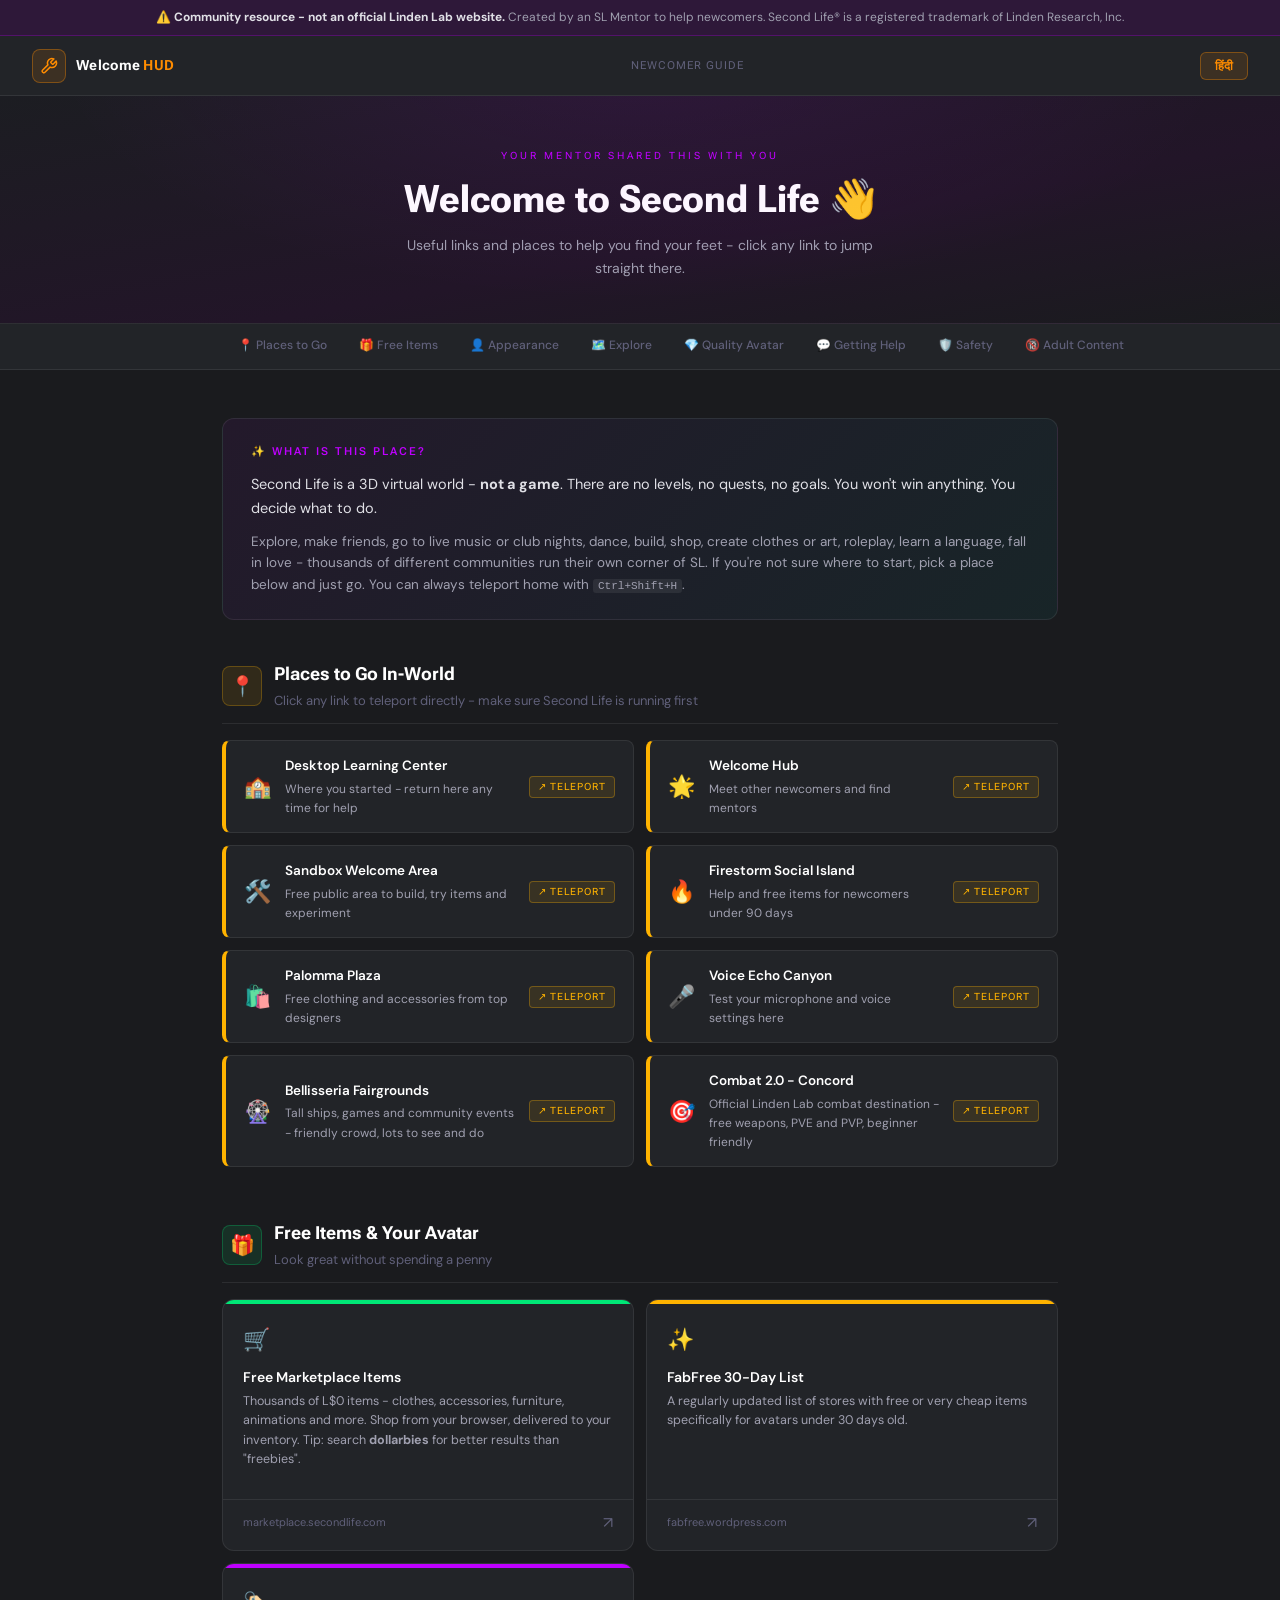
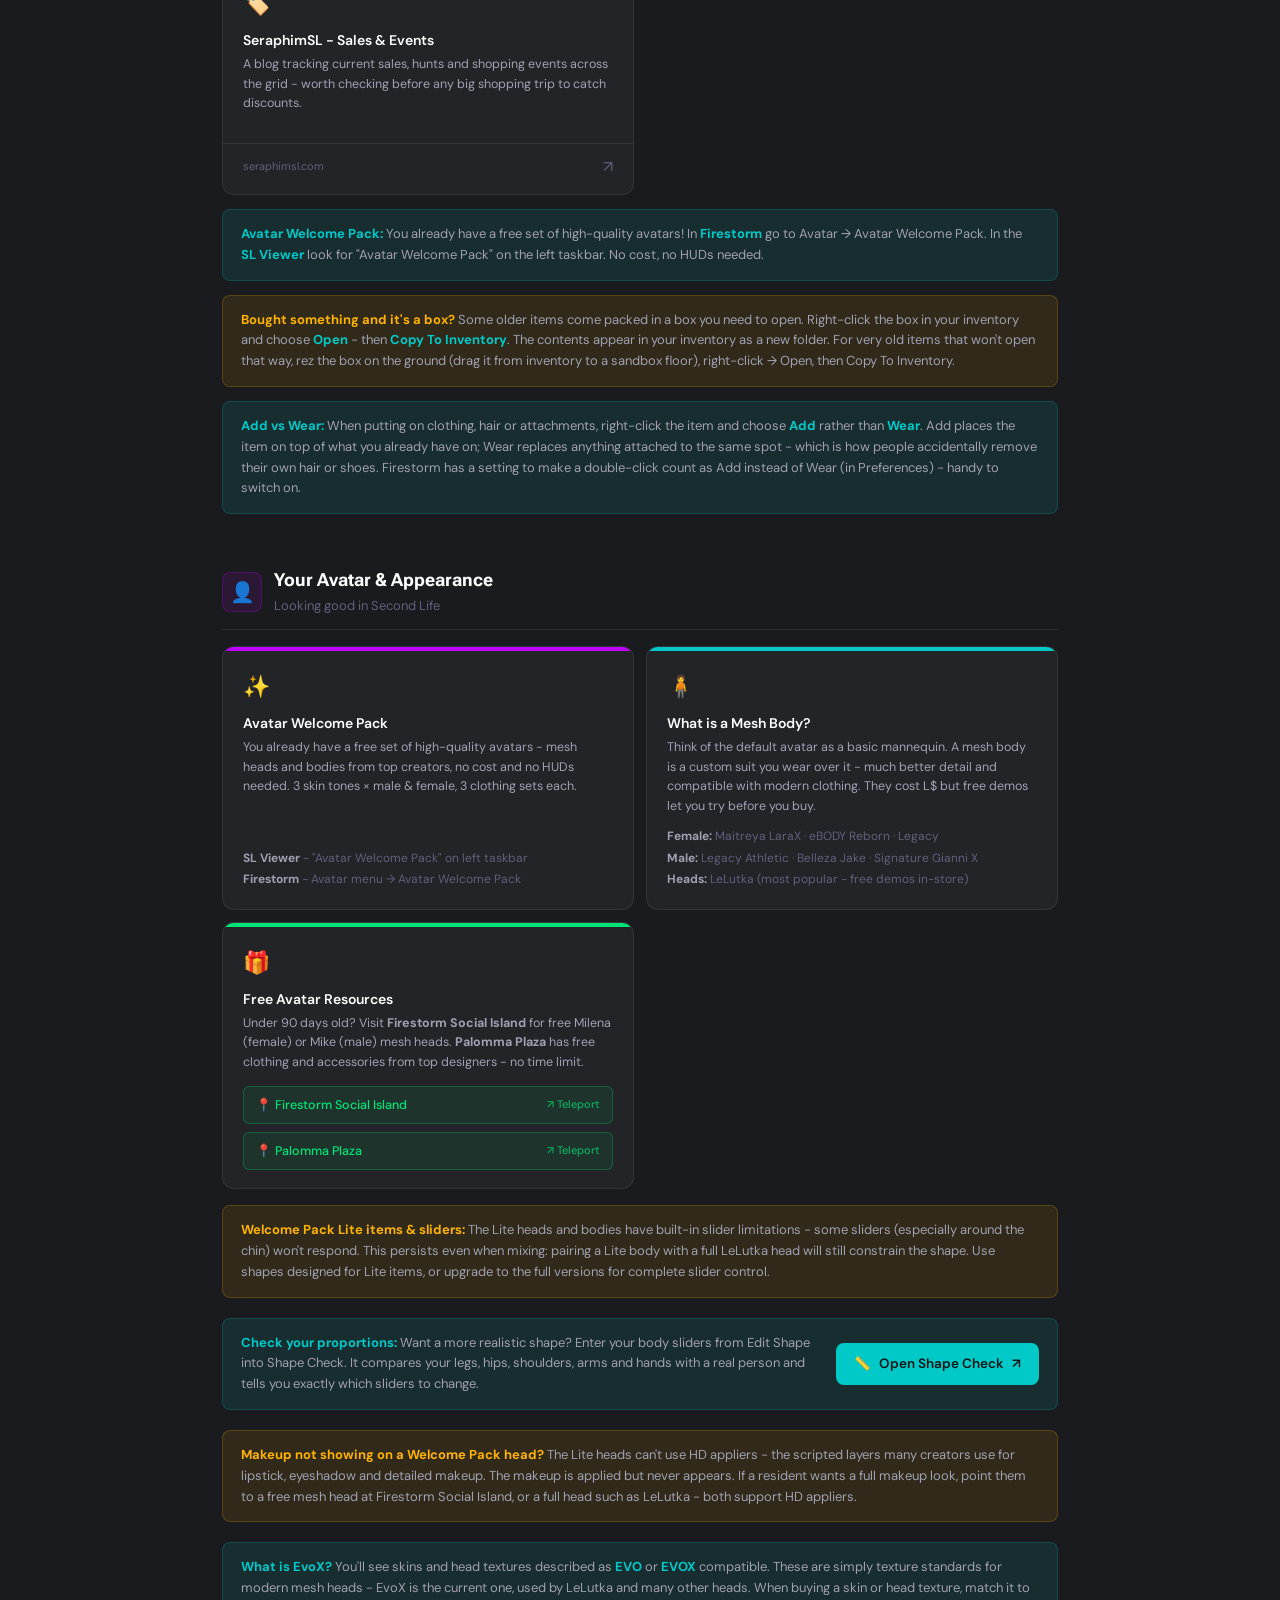
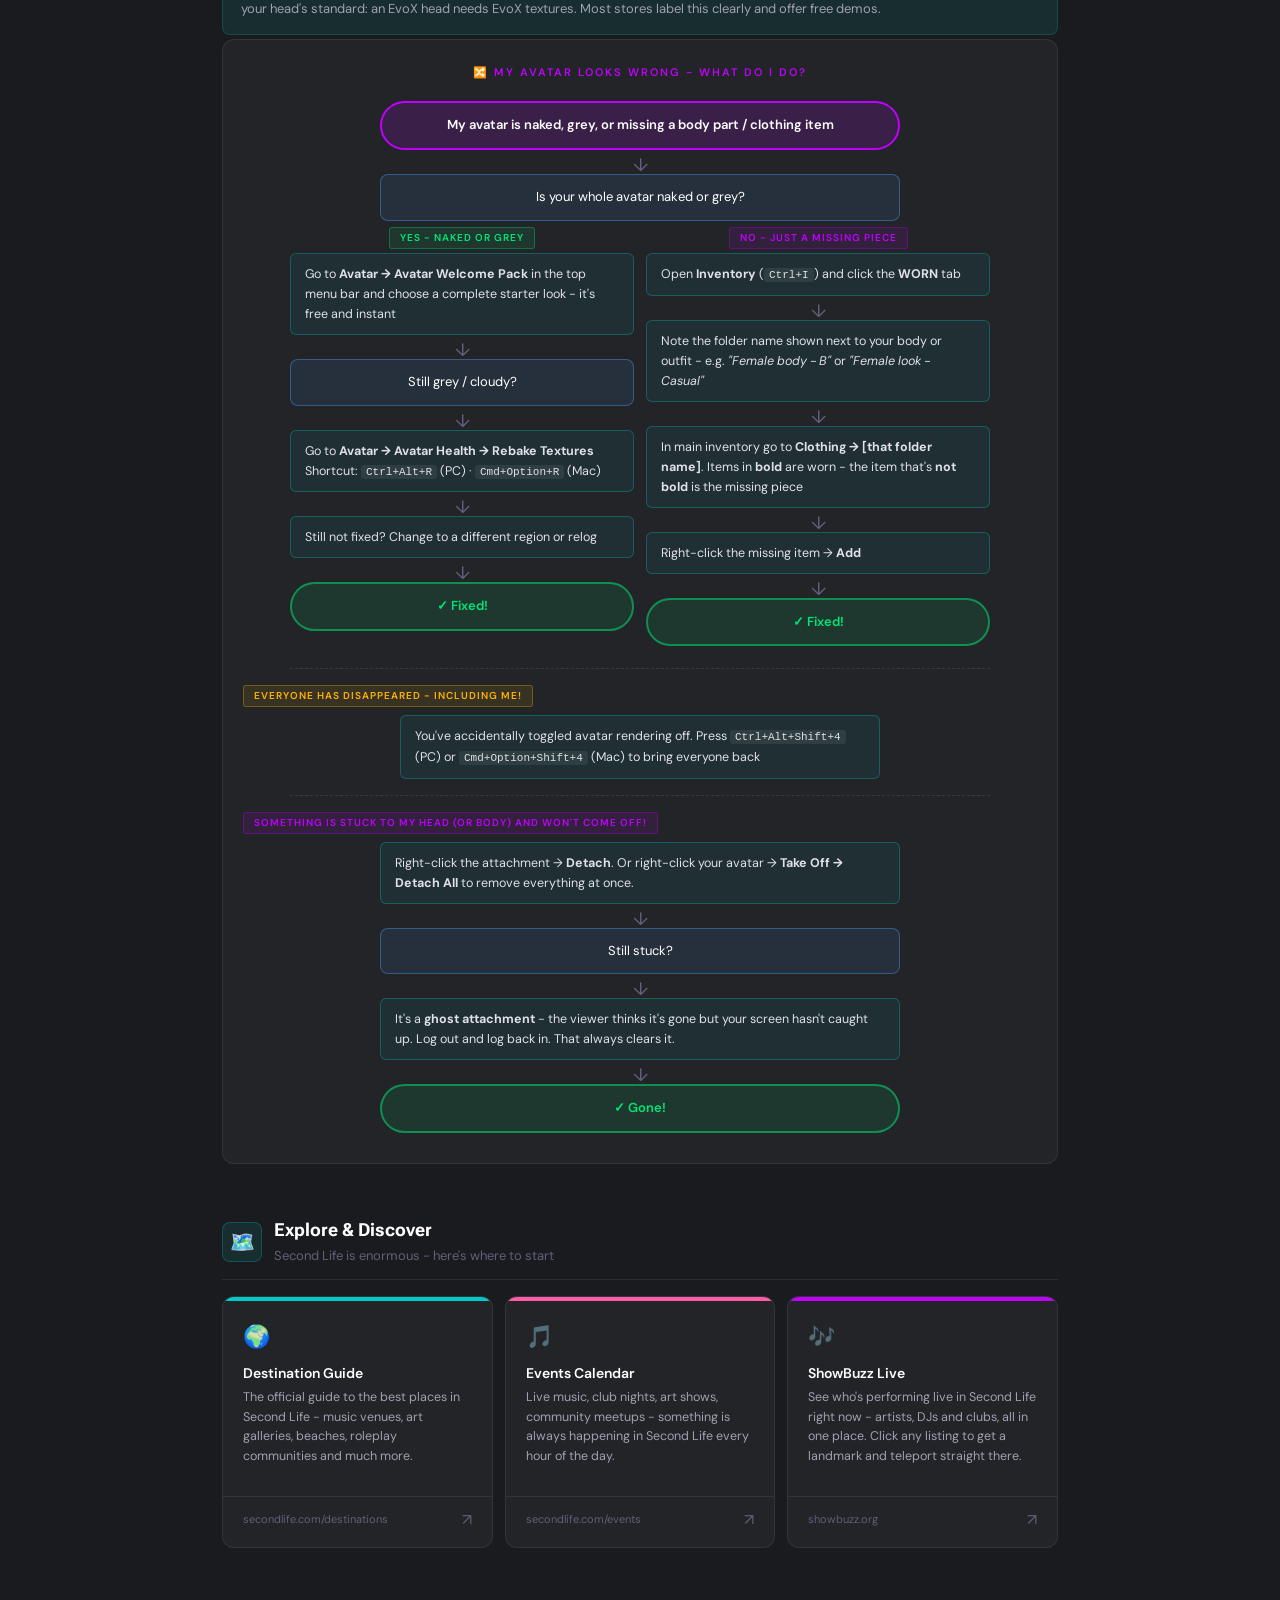
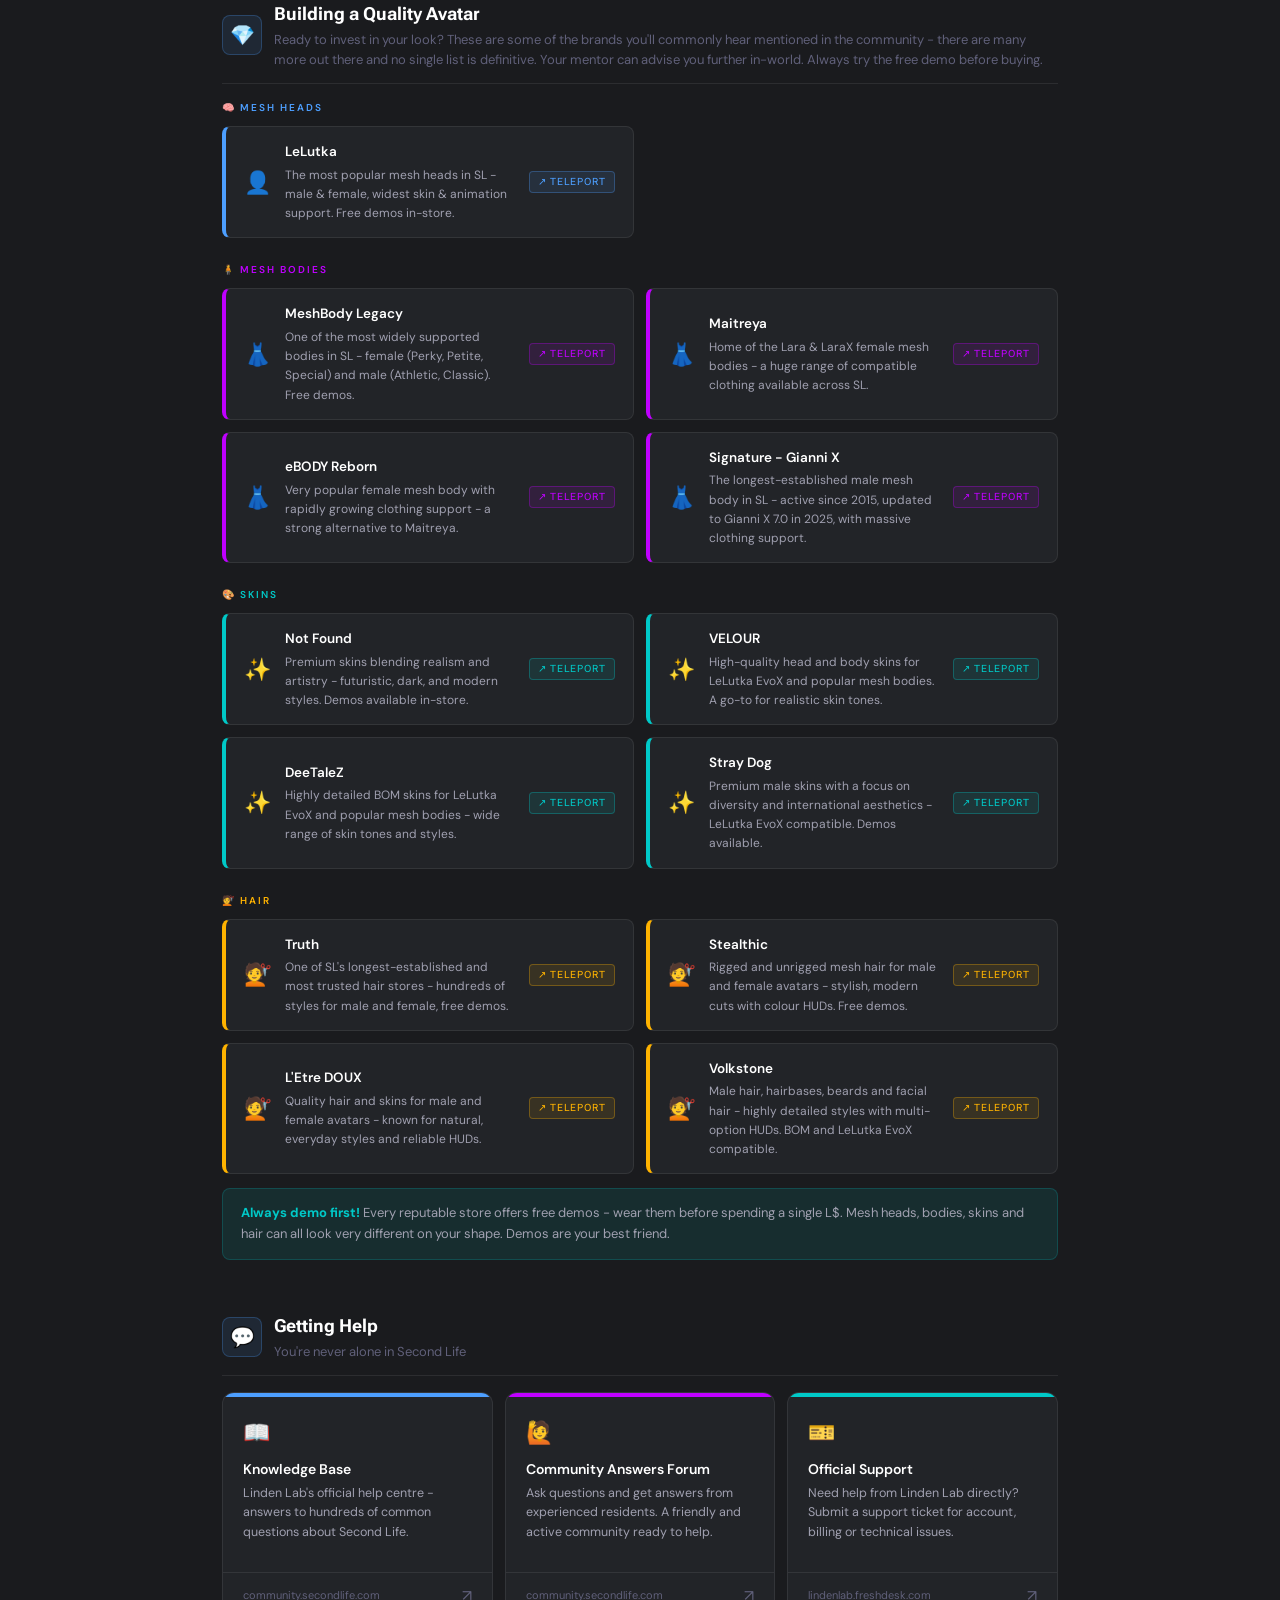
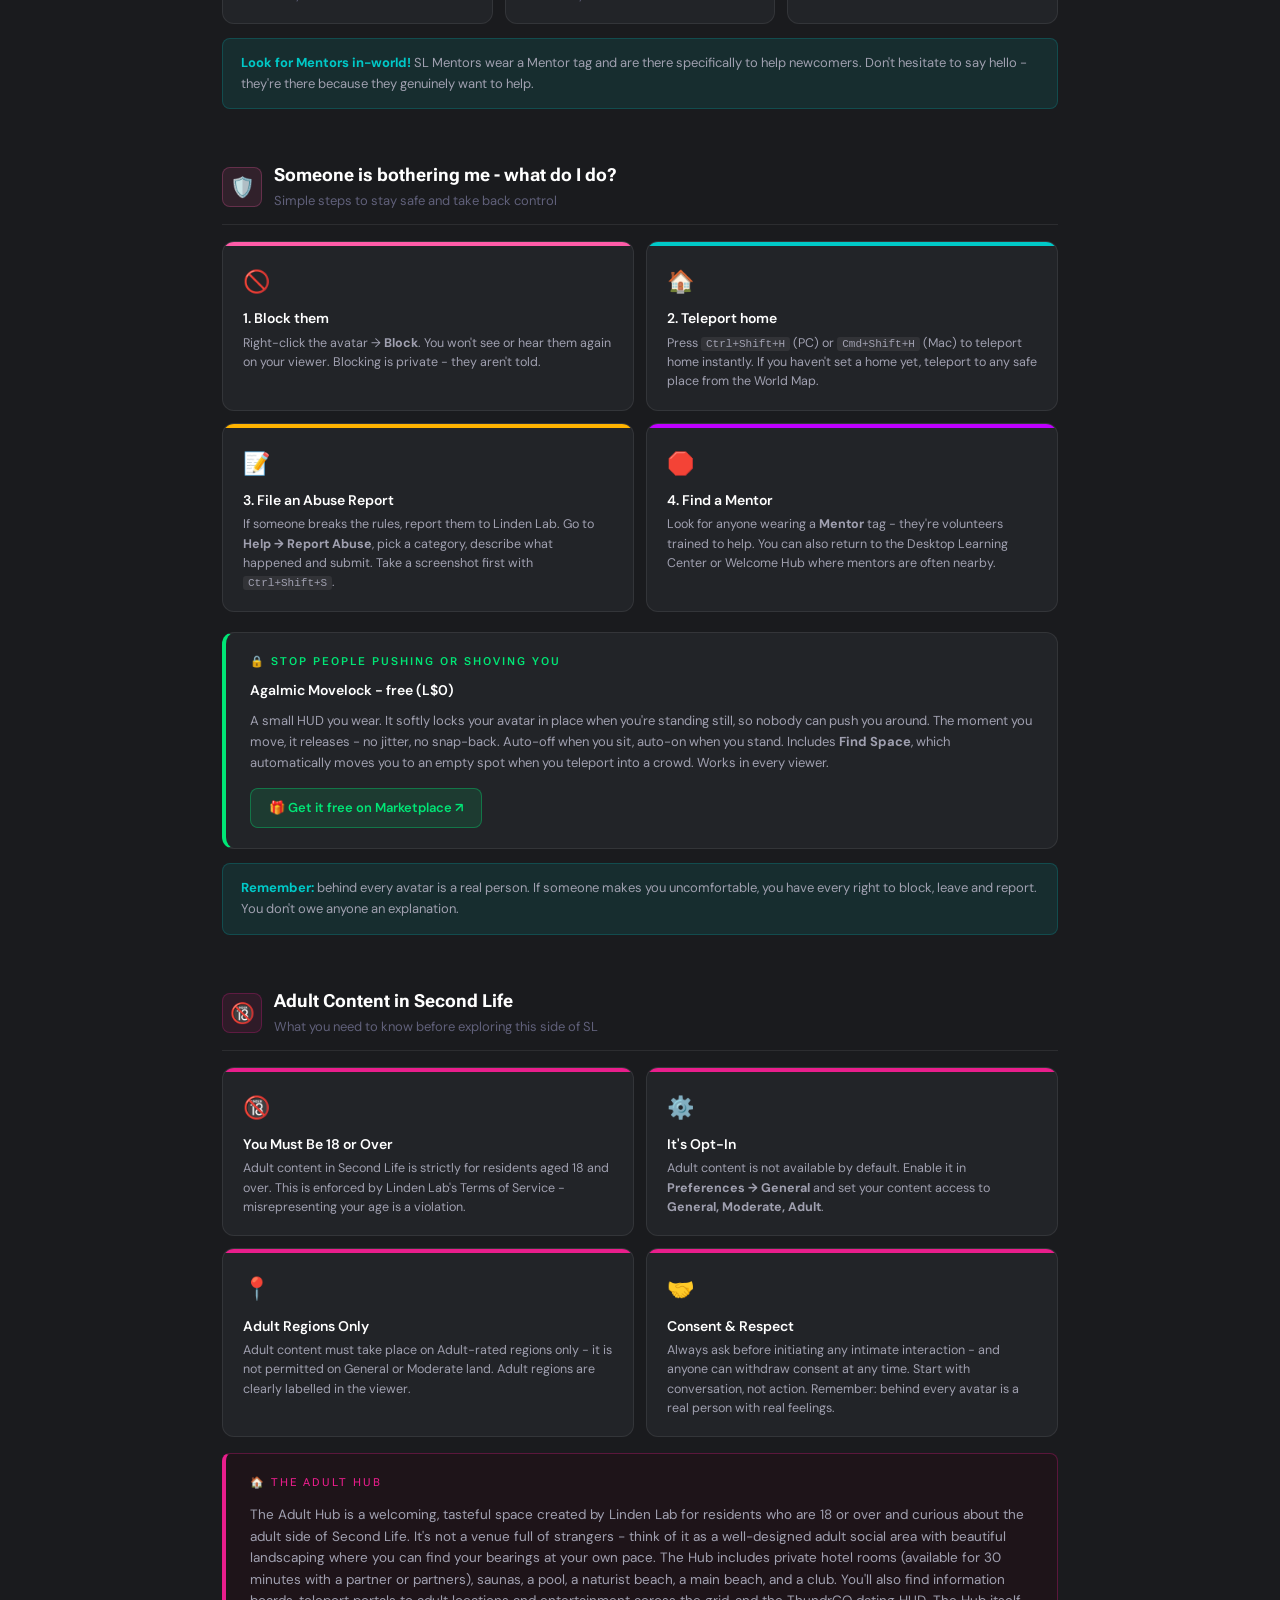
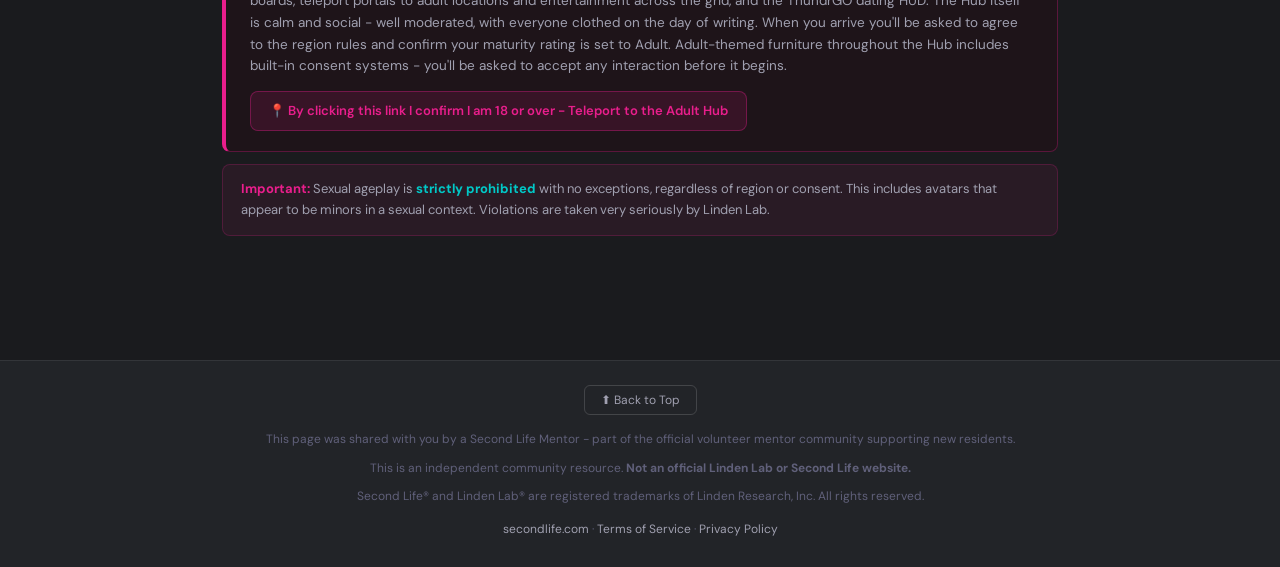
<file: newcomer.html>
<html lang="en"><head>
<meta charset="UTF-8">
  <link rel="icon" type="image/svg+xml" href="[data-uri]">
<meta name="viewport" content="width=device-width, initial-scale=1.0">
<title>Newcomer Resources - Shared by your SL Mentor</title>
<style>
.nc-video-link {
  display: flex;
  flex-direction: column;
  background: var(--bg2);
  border: 1px solid var(--border);
  border-radius: var(--radius);
  overflow: hidden;
  text-decoration: none;
  color: inherit;
  transition: border-color 0.2s, transform 0.2s;
}
.nc-video-link:hover { border-color: var(--purple); transform: translateY(-3px); }
</style><link rel="preconnect" href="https://fonts.googleapis.com">
<link href="https://fonts.googleapis.com/css2?family=Roboto+Flex:opsz,wght@8..144,300;8..144,400;8..144,500;8..144,700&amp;family=DM+Sans:wght@400;500;600&amp;display=swap" rel="stylesheet">
<style>
  *, *::before, *::after { box-sizing: border-box; margin: 0; padding: 0; }
  :root {
    --bg:#1a1b1e; --bg2:#222428; --bg3:#2a2c31;
    --border:rgba(255,255,255,0.08); --border2:rgba(255,255,255,0.15);
    --text-hi:#ffffff; --text:#e0e0e6; --text-mid:#a0a0b0; --text-dim:#60607a;
    --purple:#BF00FF; --purple-d:rgba(191,0,255,0.1);
    --teal:#00C9C8; --teal-d:rgba(0,201,200,0.1);
    --amber:#FFB300; --amber-d:rgba(255,179,0,0.1);
    --green:#00E676; --green-d:rgba(0,230,118,0.1);
    --blue:#4D9FFF; --blue-d:rgba(77,159,255,0.1);
    --rose:#FF5CA8; --rose-d:rgba(255,92,168,0.1);
    --radius:12px; --radius-sm:8px;
  }
  html { scroll-behavior:smooth; }
  body { background:var(--bg); color:var(--text); font-family:'DM Sans',sans-serif; font-size:15px; line-height:1.6; }

  .notice-bar { background:rgba(191,0,255,0.12); border-bottom:1px solid rgba(191,0,255,0.25); padding:8px 24px; text-align:center; font-size:12px; color:var(--text-mid); }
  .notice-bar strong { color:var(--text); }

  header { background:var(--bg2); border-bottom:1px solid var(--border); padding:0 32px; height:60px; display:flex; align-items:center; gap:10px; position:sticky; top:0; z-index:100; }
  .logo { display:flex; align-items:center; gap:10px; text-decoration:none; }
  .logo-hex { width:34px; height:34px; background:rgba(255,140,0,0.12); border:1px solid rgba(255,140,0,0.35); border-radius:8px; display:flex; align-items:center; justify-content:center; flex-shrink:0; }
  .logo-text { font-family:'Roboto Flex',sans-serif; font-size:14px; font-weight:700; color:var(--text-hi); letter-spacing:0.3px; }
  .logo-text span { color:#FF8C00; }
  .header-tag { margin-left:auto; font-size:11px; color:var(--text-dim); font-family:'Roboto Flex',sans-serif; letter-spacing:1px; text-transform:uppercase; }

  .hero { padding:52px 32px 44px; background:linear-gradient(170deg,#1c1d22 0%,#221528 60%,#1a1b1e 100%); border-bottom:1px solid var(--border); text-align:center; position:relative; overflow:hidden; }
  .hero::before { content:''; position:absolute; inset:0; background:radial-gradient(ellipse at 50% -20%,rgba(191,0,255,0.1) 0%,transparent 65%); pointer-events:none; }
  .hero-eyebrow { font-size:10px; letter-spacing:3px; text-transform:uppercase; color:var(--purple); font-family:'Roboto Flex',sans-serif; margin-bottom:12px; }
  .hero h1 { font-family:'Roboto Flex',sans-serif; font-size:clamp(1.6rem,4vw,2.4rem); font-weight:700; color:var(--text-hi); line-height:1.2; margin-bottom:12px; }
  .hero-sub { font-size:14px; color:var(--text-mid); max-width:500px; margin:0 auto; }

  main { max-width:900px; margin:0 auto; padding:48px 32px 72px; }

  .sec-hdr { display:flex; align-items:center; gap:12px; margin-bottom:16px; padding-bottom:12px; border-bottom:1px solid var(--border); }
  .sec-icon { font-size:20px; width:40px; height:40px; display:flex; align-items:center; justify-content:center; border-radius:var(--radius-sm); flex-shrink:0; }
  .sec-title { font-family:'Roboto Flex',sans-serif; font-size:1.1rem; font-weight:700; color:var(--text-hi); }
  .sec-desc { font-size:13px; color:var(--text-dim); margin-top:2px; }
  section { margin-bottom:52px; }

  .res-grid { display:grid; grid-template-columns:repeat(auto-fill,minmax(260px,1fr)); gap:12px; }
  .res-card { display:flex; flex-direction:column; background:var(--bg2); border:1px solid var(--border); border-radius:var(--radius); overflow:hidden; text-decoration:none; color:inherit; transition:border-color 0.2s,transform 0.2s,background 0.2s; }
  .res-card:hover { transform:translateY(-3px); }
  .res-card-accent { height:4px; flex-shrink:0; }
  .res-card-body { padding:18px 20px; flex:1; display:flex; flex-direction:column; }
  .res-card-icon { font-size:22px; margin-bottom:10px; }
  .res-card-title { font-size:14px; font-weight:600; color:var(--text-hi); margin-bottom:6px; line-height:1.3; }
  .res-card-desc { font-size:12.5px; color:var(--text-mid); line-height:1.55; flex:1; }
  .res-card-footer { padding:10px 20px 14px; display:flex; align-items:center; justify-content:space-between; border-top:1px solid var(--border); margin-top:12px; }
  .res-card-url { font-size:11px; color:var(--text-dim); }
  .res-card-arrow { font-size:16px; color:var(--text-dim); transition:color 0.15s; }
  .res-card:hover .res-card-arrow { color:var(--text-hi); }

  .ac-purple .res-card-accent { background:var(--purple); }
  .ac-purple:hover { border-color:rgba(191,0,255,0.4); background:#1e1a26; }
  .ac-teal .res-card-accent { background:var(--teal); }
  .ac-teal:hover { border-color:rgba(0,201,200,0.4); background:#1a2224; }
  .ac-amber .res-card-accent { background:var(--amber); }
  .ac-amber:hover { border-color:rgba(255,179,0,0.4); background:#232018; }
  .ac-green .res-card-accent { background:var(--green); }
  .ac-green:hover { border-color:rgba(0,230,118,0.4); background:#1a2220; }
  .ac-blue .res-card-accent { background:var(--blue); }
  .ac-blue:hover { border-color:rgba(77,159,255,0.4); background:#1a1e26; }
  .ac-rose .res-card-accent { background:var(--rose); }
  .ac-rose:hover { border-color:rgba(255,92,168,0.4); background:#241a20; }

  .slurl-grid { display:grid; grid-template-columns:repeat(auto-fill,minmax(280px,1fr)); gap:12px; }
  .slurl-card { display:flex; align-items:center; gap:14px; background:var(--bg2); border:1px solid var(--border); border-left:4px solid var(--amber); border-radius:var(--radius-sm); padding:14px 18px; text-decoration:none; color:inherit; transition:border-color 0.15s,background 0.15s,transform 0.15s; }
  .slurl-card:hover { border-color:var(--amber); background:var(--amber-d); transform:translateY(-2px); }
  .slurl-card-icon { font-size:22px; flex-shrink:0; }
  .slurl-card-name { font-size:13.5px; font-weight:600; color:var(--text-hi); margin-bottom:3px; }
  .slurl-card-desc { font-size:12px; color:var(--text-mid); }
  .slurl-card-badge { margin-left:auto; font-size:10px; font-family:'Roboto Flex',sans-serif; letter-spacing:1px; text-transform:uppercase; color:var(--amber); background:var(--amber-d); border:1px solid rgba(255,179,0,0.3); border-radius:4px; padding:2px 8px; flex-shrink:0; }

  .tip { background:var(--teal-d); border:1px solid rgba(0,201,200,0.2); border-radius:var(--radius-sm); padding:14px 18px; font-size:13px; color:var(--text-mid); margin-top:14px; }
  .tip strong { color:var(--teal); }

  footer { background:var(--bg2); border-top:1px solid var(--border); padding:28px 32px; text-align:center; font-size:12px; color:var(--text-dim); line-height:1.9; }
  footer a { color:var(--text-mid); text-decoration:none; }
  footer a:hover { color:var(--text-hi); }



  /* ── QUICK NAV ── */
  .quick-nav {
    background: var(--bg2);
    border-bottom: 1px solid var(--border);
    display: flex;
    justify-content: center;
    overflow-x: auto;
    -webkit-overflow-scrolling: touch;
    scrollbar-width: none;
  }
  .quick-nav::-webkit-scrollbar { display: none; }
  .quick-nav-inner {
    display: flex;
    gap: 0;
    max-width: 900px;
    width: 100%;
    padding: 0 32px;
  }
  .quick-nav a {
    font-size: 12px;
    font-weight: 500;
    color: var(--text-dim);
    text-decoration: none;
    padding: 12px 16px;
    white-space: nowrap;
    border-bottom: 2px solid transparent;
    transition: color 0.15s, border-color 0.15s;
    display: flex;
    align-items: center;
    gap: 6px;
  }
  .quick-nav a:hover { color: var(--text-hi); border-bottom-color: var(--purple); }
  @media (max-width:600px) { .quick-nav-inner { padding: 0 8px; } .quick-nav a { padding: 10px 10px; font-size: 11px; } }

  /* ── FLOWCHART ── */
  .fc { width:100%; overflow:hidden; }
  .fc-node { border-radius:8px; padding:12px 16px; margin:0 auto 6px; text-align:center; font-size:13px; position:relative; max-width:520px; width:100%; }
  .fc-start { background:rgba(191,0,255,0.15); border:2px solid var(--purple); color:var(--text-hi); font-weight:600; border-radius:30px; }
  .fc-q { background:rgba(77,159,255,0.1); border:1px solid rgba(77,159,255,0.4); color:var(--text-hi); border-radius:8px; }
  .fc-action { background:rgba(0,201,200,0.07); border:1px solid rgba(0,201,200,0.3); color:var(--text); border-radius:6px; font-size:12.5px; text-align:left; padding:10px 14px; }
  .fc-end-ok { background:rgba(0,230,118,0.1); border:2px solid rgba(0,230,118,0.5); color:#00E676; font-weight:600; border-radius:30px; }
  .fc-end-bad { background:rgba(255,82,82,0.1); border:2px solid rgba(255,82,82,0.4); color:#FF5252; font-weight:600; border-radius:30px; }
  .fc-arrow { text-align:center; color:var(--text-dim); font-size:18px; line-height:1; margin:0 auto; display:block; }
  .fc-branch { display:grid; grid-template-columns:1fr 1fr; gap:12px; margin:0 auto; max-width:700px; }
  .fc-branch-col { display:flex; flex-direction:column; align-items:center; }
  .fc-label { font-family:'DM Sans',sans-serif; font-size:10px; letter-spacing:1px; text-transform:uppercase; font-weight:600; padding:2px 10px; border-radius:3px; margin-bottom:4px; }
  .fc-label-body { color:#00E676; background:rgba(0,230,118,0.1); border:1px solid rgba(0,230,118,0.3); }
  .fc-label-clothing { color:var(--purple); background:var(--purple-d); border:1px solid rgba(191,0,255,0.3); }
  .fc-label-naked { color:var(--amber); background:var(--amber-d); border:1px solid rgba(255,179,0,0.3); }
  .fc-sep { border:none; border-top:1px dashed rgba(255,255,255,0.1); margin:16px auto; max-width:700px; }
  @media (max-width:600px) { .fc-branch { grid-template-columns:1fr; } }

  @media (max-width:600px) {
    header { padding:0 16px; }
    .hero { padding:40px 16px 32px; }
    main { padding:32px 16px 60px; }
    .res-grid,.slurl-grid { grid-template-columns:1fr; }
    footer { padding:20px 16px; }
  }

  /* ── COOKIE NOTICE ── */
  #cookie-notice {
    position: fixed;
    bottom: 20px;
    left: 50%;
    transform: translateX(-50%);
    background: var(--bg2);
    border: 1px solid var(--border2);
    border-radius: var(--radius);
    padding: 14px 20px;
    display: flex;
    align-items: center;
    gap: 16px;
    max-width: 620px;
    width: calc(100% - 40px);
    z-index: 9999;
    box-shadow: 0 8px 32px rgba(0,0,0,0.4);
    font-size: 12.5px;
    color: var(--text-mid);
  }
  #cookie-notice.hidden { display: none; }
  #cookie-notice p { flex: 1; line-height: 1.5; margin: 0; }
  #cookie-notice a { color: var(--text); text-decoration: underline; }
  #cookie-notice button {
    background: var(--purple);
    color: #fff;
    border: none;
    border-radius: 6px;
    padding: 7px 16px;
    font-size: 12px;
    font-weight: 600;
    cursor: pointer;
    white-space: nowrap;
    font-family: 'DM Sans', sans-serif;
    transition: opacity 0.15s;
    flex-shrink: 0;
  }
  #cookie-notice button:hover { opacity: 0.85; }

  /* ── LANGUAGE TOGGLE ── */
  .lang-toggle {
    margin-left: auto;
    background: rgba(255,140,0,0.12);
    border: 1px solid rgba(255,140,0,0.35);
    color: #FF8C00;
    border-radius: 6px;
    padding: 5px 14px;
    font-size: 12px;
    font-weight: 600;
    cursor: pointer;
    font-family: 'DM Sans', sans-serif;
    transition: background 0.15s;
  }
  .lang-toggle:hover { background: rgba(255,140,0,0.22); }
</style>
<body>

<div class="notice-bar">
  ⚠️ <strong data-en="Community resource - not an official Linden Lab website." data-hi="सामुदायिक संसाधन - यह Linden Lab की आधिकारिक वेबसाइट नहीं है।">Community resource - not an official Linden Lab website.</strong> <span data-en="Created by an SL Mentor to help newcomers. Second Life® is a registered trademark of Linden Research, Inc." data-hi="यह एक SL मेंटर द्वारा नए निवासियों की मदद के लिए बनाया गया है। Second Life® Linden Research, Inc. का पंजीकृत ट्रेडमार्क है।">Created by an SL Mentor to help newcomers. Second Life® is a registered trademark of Linden Research, Inc.</span>
</div>

<header>
  <a class="logo" href="#">
    <div class="logo-hex">
      <svg width="18" height="18" viewBox="0 0 24 24" fill="none" xmlns="http://www.w3.org/2000/svg">
        <path d="M14.7 6.3a1 1 0 0 0 0 1.4l1.6 1.6a1 1 0 0 0 1.4 0l3.77-3.77a6 6 0 0 1-7.94 7.94l-6.91 6.91a2.12 2.12 0 0 1-3-3l6.91-6.91a6 6 0 0 1 7.94-7.94l-3.76 3.77z" stroke="#FF8C00" stroke-width="2" stroke-linecap="round" stroke-linejoin="round"></path>
      </svg>
    </div>
    <span class="logo-text">Welcome <span>HUD</span></span>
  </a>
  <span class="header-tag">Newcomer Guide</span>
  <button class="lang-toggle" onclick="toggleLang()" id="lang-btn">हिंदी</button>
</header>

<div class="hero">
  <div class="hero-eyebrow" data-en="Your mentor shared this with you" data-hi="आपके मेंटर ने यह आपके साथ साझा किया">Your mentor shared this with you</div>
  <h1 data-en="Welcome to Second Life 👋" data-hi="Second Life में आपका स्वागत है 👋">Welcome to Second Life 👋</h1>
  <p class="hero-sub" data-en="Useful links and places to help you find your feet - click any link to jump straight there." data-hi="आपको शुरुआत करने में मदद के लिए उपयोगी लिंक और स्थान - सीधे वहाँ जाने के लिए किसी भी लिंक पर क्लिक करें।">Useful links and places to help you find your feet - click any link to jump straight there.</p>
</div>

<nav class="quick-nav">
  <div class="quick-nav-inner">
    <a href="#locations" data-en="📍 Places to Go" data-hi="📍 जाने के स्थान">📍 Places to Go</a>
    <a href="#free" data-en="🎁 Free Items" data-hi="🎁 मुफ़्त आइटम">🎁 Free Items</a>
    <a href="#appearance" data-en="👤 Appearance" data-hi="👤 अवतार का रूप">👤 Appearance</a>
    <a href="#explore" data-en="🗺️ Explore" data-hi="🗺️ घूमें और खोजें">🗺️ Explore</a>
    <a href="#quality" data-en="💎 Quality Avatar" data-hi="💎 उच्च-गुणवत्ता वाला अवतार">💎 Quality Avatar</a>
    <a href="#help" data-en="💬 Getting Help" data-hi="💬 सहायता">💬 Getting Help</a>
    <a href="#safety" data-en="🛡️ Safety" data-hi="🛡️ सुरक्षा">🛡️ Safety</a>
    <a href="#adult" data-en="🔞 Adult Content" data-hi="🔞 वयस्क सामग्री">🔞 Adult Content</a>
  </div>
</nav>

<main>

  <!-- ORIENTATION / WHAT IS THIS? -->
  <section id="intro" style="margin-bottom:40px;">
    <div style="background:linear-gradient(135deg,rgba(191,0,255,0.06) 0%,rgba(0,201,200,0.06) 100%);border:1px solid var(--border);border-radius:var(--radius);padding:24px 28px;">
      <div style="font-size:11px;letter-spacing:2px;text-transform:uppercase;color:var(--purple);font-family:'Roboto Flex',sans-serif;font-weight:600;margin-bottom:12px;" data-en="✨ What is this place?" data-hi="✨ यह जगह क्या है?">✨ What is this place?</div>
      <p style="font-size:14.5px;color:var(--text);line-height:1.65;margin-bottom:10px;" data-en="Second Life is a 3D virtual world - not a game. There are no levels, no quests, no goals. You won't win anything. You decide what to do." data-hi="Second Life एक 3D वर्चुअल दुनिया है - यह कोई गेम नहीं है। कोई लेवल नहीं, कोई क्वेस्ट नहीं, कोई लक्ष्य नहीं। आप कुछ नहीं जीतेंगे। आप तय करते हैं कि क्या करना है।">Second Life is a 3D virtual world - <strong>not a game</strong>. There are no levels, no quests, no goals. You won't win anything. You decide what to do.</p>
      <p style="font-size:13.5px;color:var(--text-mid);line-height:1.6;" data-en="Explore, make friends, go to live music or club nights, dance, build, shop, create clothes or art, roleplay, learn a language, fall in love - thousands of different communities run their own corner of SL. If you're not sure where to start, pick a place below and just go. You can always teleport home." data-hi="घूमें, दोस्त बनाएं, लाइव म्यूज़िक या क्लब नाइट्स पर जाएं, डांस करें, बनाएं, खरीदारी करें, कपड़े या कला बनाएं, रोलप्ले करें, एक भाषा सीखें, प्यार में पड़ें - हज़ारों अलग-अलग समुदाय SL के अपने कोने चलाते हैं। अगर पता नहीं कहाँ से शुरू करें, नीचे से कोई जगह चुनें और बस जाएं। आप हमेशा घर टेलीपोर्ट कर सकते हैं।">Explore, make friends, go to live music or club nights, dance, build, shop, create clothes or art, roleplay, learn a language, fall in love - thousands of different communities run their own corner of SL. If you're not sure where to start, pick a place below and just go. You can always teleport home with <code style="background:rgba(255,255,255,0.07);border-radius:3px;padding:1px 5px;font-size:11px;">Ctrl+Shift+H</code>.</p>
    </div>
  </section>

  <!-- IN-WORLD LOCATIONS -->
  <section id="locations">
    <div class="sec-hdr">
      <div class="sec-icon" style="background:var(--amber-d);border:1px solid rgba(255,179,0,0.25);">📍</div>
      <div>
        <div class="sec-title" data-en="Places to Go In-World" data-hi="इन-वर्ल्ड जाने के स्थान">Places to Go In-World</div>
        <div class="sec-desc" data-en="Click any link to teleport directly - make sure Second Life is running first" data-hi="सीधे टेलीपोर्ट करने के लिए किसी भी लिंक पर क्लिक करें - पहले सुनिश्चित करें कि Second Life चल रहा है">Click any link to teleport directly - make sure Second Life is running first</div>
      </div>
    </div>
    <div class="slurl-grid">
      <a class="slurl-card" href="secondlife://LearningCenterDT/162/102/153">
        <span class="slurl-card-icon">🏫</span>
        <div>
          <div class="slurl-card-name" data-en="Desktop Learning Center" data-hi="डेस्कटॉप लर्निंग सेंटर">Desktop Learning Center</div>
          <div class="slurl-card-desc" data-en="Where you started - return here any time for help" data-hi="जहाँ आपने शुरुआत की - कभी भी मदद के लिए यहाँ वापस आएं">Where you started - return here any time for help</div>
        </div>
        <span class="slurl-card-badge" data-en="↗ Teleport" data-hi="↗ टेलीपोर्ट">↗ Teleport</span>
      </a>
      <a class="slurl-card" href="secondlife://WelcomeHub/128/128/25">
        <span class="slurl-card-icon">🌟</span>
        <div>
          <div class="slurl-card-name" data-en="Welcome Hub" data-hi="वेलकम हब">Welcome Hub</div>
          <div class="slurl-card-desc" data-en="Meet other newcomers and find mentors" data-hi="अन्य नए निवासियों से मिलें और मेंटर खोजें">Meet other newcomers and find mentors</div>
        </div>
        <span class="slurl-card-badge" data-en="↗ Teleport" data-hi="↗ टेलीपोर्ट">↗ Teleport</span>
      </a>
      <a class="slurl-card" href="secondlife://WelcomeHubSandbox/74/79/25">
        <span class="slurl-card-icon">🛠️</span>
        <div>
          <div class="slurl-card-name" data-en="Sandbox Welcome Area" data-hi="सैंडबॉक्स वेलकम एरिया">Sandbox Welcome Area</div>
          <div class="slurl-card-desc" data-en="Free public area to build, try items and experiment" data-hi="निर्माण करने, आइटम आज़माने और प्रयोग करने के लिए निःशुल्क सार्वजनिक क्षेत्र">Free public area to build, try items and experiment</div>
        </div>
        <span class="slurl-card-badge" data-en="↗ Teleport" data-hi="↗ टेलीपोर्ट">↗ Teleport</span>
      </a>
      <a class="slurl-card" href="secondlife://Firestorm Social Island/128/128/25">
        <span class="slurl-card-icon">🔥</span>
        <div>
          <div class="slurl-card-name" data-en="Firestorm Social Island" data-hi="फ़ायरस्टॉर्म सोशल आइलैंड">Firestorm Social Island</div>
          <div class="slurl-card-desc" data-en="Help and free items for newcomers under 90 days" data-hi="90 दिन से कम के नए निवासियों के लिए मदद और मुफ़्त आइटम">Help and free items for newcomers under 90 days</div>
        </div>
        <span class="slurl-card-badge" data-en="↗ Teleport" data-hi="↗ टेलीपोर्ट">↗ Teleport</span>
      </a>
      <a class="slurl-card" href="secondlife://Gallii/178/35/33">
        <span class="slurl-card-icon">🛍️</span>
        <div>
          <div class="slurl-card-name" data-en="Palomma Plaza" data-hi="पलोम्मा प्लाज़ा">Palomma Plaza</div>
          <div class="slurl-card-desc" data-en="Free clothing and accessories from top designers" data-hi="शीर्ष डिज़ाइनरों के मुफ़्त कपड़े और एक्सेसरीज़">Free clothing and accessories from top designers</div>
        </div>
        <span class="slurl-card-badge" data-en="↗ Teleport" data-hi="↗ टेलीपोर्ट">↗ Teleport</span>
      </a>
      <a class="slurl-card" href="secondlife://Voice Echo Canyon/128/128/25">
        <span class="slurl-card-icon">🎤</span>
        <div>
          <div class="slurl-card-name" data-en="Voice Echo Canyon" data-hi="वॉयस एको कैन्यन">Voice Echo Canyon</div>
          <div class="slurl-card-desc" data-en="Test your microphone and voice settings here" data-hi="यहाँ अपना माइक्रोफ़ोन और वॉयस सेटिंग्स परखें">Test your microphone and voice settings here</div>
        </div>
        <span class="slurl-card-badge" data-en="↗ Teleport" data-hi="↗ टेलीपोर्ट">↗ Teleport</span>
      </a>
      <a class="slurl-card" href="secondlife://Bellisseria Fairgrounds/164/168/23">
        <span class="slurl-card-icon">🎡</span>
        <div>
          <div class="slurl-card-name" data-en="Bellisseria Fairgrounds" data-hi="बेलिसेरिया फेयरग्राउंड्स">Bellisseria Fairgrounds</div>
          <div class="slurl-card-desc" data-en="Tall ships, games and community events - friendly crowd, lots to see and do" data-hi="बड़े जहाज़, खेल और कम्युनिटी इवेंट्स - दोस्ताना भीड़, बहुत कुछ देखने और करने को">Tall ships, games and community events - friendly crowd, lots to see and do</div>
        </div>
        <span class="slurl-card-badge" data-en="↗ Teleport" data-hi="↗ टेलीपोर्ट">↗ Teleport</span>
      </a>
      <a class="slurl-card" href="secondlife://Concord/53/128/22">
        <span class="slurl-card-icon">🎯</span>
        <div>
          <div class="slurl-card-name" data-en="Combat 2.0 - Concord" data-hi="कॉम्बैट 2.0 - कॉनकॉर्ड">Combat 2.0 - Concord</div>
          <div class="slurl-card-desc" data-en="Official Linden Lab combat destination - free weapons, PVE and PVP, beginner friendly" data-hi="आधिकारिक Linden Lab कॉम्बैट डेस्टिनेशन - मुफ़्त हथियार, PVE और PVP, शुरुआती लोगों के लिए अनुकूल">Official Linden Lab combat destination - free weapons, PVE and PVP, beginner friendly</div>
        </div>
        <span class="slurl-card-badge" data-en="↗ Teleport" data-hi="↗ टेलीपोर्ट">↗ Teleport</span>
      </a>
    </div>
  </section>

  <!-- FREE STUFF -->
  <section id="free">
    <div class="sec-hdr">
      <div class="sec-icon" style="background:var(--green-d);border:1px solid rgba(0,230,118,0.25);">🎁</div>
      <div>
        <div class="sec-title" data-en="Free Items &amp; Your Avatar" data-hi="मुफ़्त आइटम और आपका अवतार">Free Items &amp; Your Avatar</div>
        <div class="sec-desc" data-en="Look great without spending a penny" data-hi="एक पैसा खर्च किए बिना शानदार दिखें">Look great without spending a penny</div>
      </div>
    </div>
    <div class="res-grid" style="grid-template-columns:1fr 1fr;">
      <a class="res-card ac-green" href="https://marketplace.secondlife.com/products/search?search%5Bprice_max%5D=0&amp;search%5Bmaturity%5D%5B%5D=General" target="_blank">
        <div class="res-card-accent"></div>
        <div class="res-card-body">
          <div class="res-card-icon">🛒</div>
          <div class="res-card-title" data-en="Free Marketplace Items" data-hi="मुफ़्त मार्केटप्लेस आइटम">Free Marketplace Items</div>
          <div class="res-card-desc" data-en="Thousands of L$0 items - clothes, accessories, furniture, animations and more. Shop from your browser, delivered to your inventory. Tip: search dollarbies for better results than &quot;freebies&quot;." data-hi="हज़ारों L$0 आइटम - कपड़े, एक्सेसरीज़, फ़र्नीचर, एनिमेशन और बहुत कुछ। अपने ब्राउज़र से खरीदारी करें, सीधे इन्वेंटरी में डिलीवर। सुझाव: &quot;freebies&quot; की जगह dollarbies खोजें।">Thousands of L$0 items - clothes, accessories, furniture, animations and more. Shop from your browser, delivered to your inventory. Tip: search <strong>dollarbies</strong> for better results than "freebies".</div>
        </div>
        <div class="res-card-footer">
          <span class="res-card-url">marketplace.secondlife.com</span>
          <span class="res-card-arrow">↗</span>
        </div>
      </a>
      <a class="res-card ac-amber" href="https://fabfree.wordpress.com/fabfree-30-days-list/" target="_blank">
        <div class="res-card-accent"></div>
        <div class="res-card-body">
          <div class="res-card-icon">✨</div>
          <div class="res-card-title" data-en="FabFree 30-Day List" data-hi="FabFree 30-दिन सूची">FabFree 30-Day List</div>
          <div class="res-card-desc" data-en="A regularly updated list of stores with free or very cheap items specifically for avatars under 30 days old." data-hi="30 दिन से कम पुराने अवतारों के लिए मुफ़्त या बहुत सस्ते आइटम वाली दुकानों की नियमित रूप से अपडेट की गई सूची।">A regularly updated list of stores with free or very cheap items specifically for avatars under 30 days old.</div>
        </div>
        <div class="res-card-footer">
          <span class="res-card-url">fabfree.wordpress.com</span>
          <span class="res-card-arrow">↗</span>
        </div>
      </a>
      <a class="res-card ac-purple" href="https://www.seraphimsl.com/" target="_blank">
        <div class="res-card-accent"></div>
        <div class="res-card-body">
          <div class="res-card-icon">🏷️</div>
          <div class="res-card-title" data-en="SeraphimSL - Sales &amp; Events" data-hi="SeraphimSL - Sales और Events">SeraphimSL - Sales &amp; Events</div>
          <div class="res-card-desc" data-en="A blog tracking current sales, hunts and shopping events across the grid - worth checking before any big shopping trip to catch discounts." data-hi="ग्रिड भर में चल रही sales, hunts और shopping events को ट्रैक करने वाला एक blog - किसी भी बड़ी खरीदारी से पहले छूट पाने के लिए देखने योग्य।">A blog tracking current sales, hunts and shopping events across the grid - worth checking before any big shopping trip to catch discounts.</div>
        </div>
        <div class="res-card-footer">
          <span class="res-card-url">seraphimsl.com</span>
          <span class="res-card-arrow">↗</span>
        </div>
      </a>
    </div>
    <div class="tip" data-en="&lt;strong&gt;Avatar Welcome Pack:&lt;/strong&gt; You already have a free set of high-quality avatars! In &lt;strong&gt;Firestorm&lt;/strong&gt; go to Avatar → Avatar Welcome Pack. In the &lt;strong&gt;SL Viewer&lt;/strong&gt; look for &quot;Avatar Welcome Pack&quot; on the left taskbar. No cost, no HUDs needed." data-hi="&lt;strong&gt;अवतार वेलकम पैक:&lt;/strong&gt; आपके पास पहले से ही उच्च-गुणवत्ता वाले अवतारों का एक मुफ़्त सेट है! &lt;strong&gt;Firestorm&lt;/strong&gt; में Avatar → Avatar Welcome Pack पर जाएं। &lt;strong&gt;SL Viewer&lt;/strong&gt; में बाईं टास्कबार पर &quot;Avatar Welcome Pack&quot; खोजें। कोई लागत नहीं, कोई HUD की जरूरत नहीं।"><strong>Avatar Welcome Pack:</strong> You already have a free set of high-quality avatars! In <strong>Firestorm</strong> go to Avatar → Avatar Welcome Pack. In the <strong>SL Viewer</strong> look for "Avatar Welcome Pack" on the left taskbar. No cost, no HUDs needed.</div>

    <div class="tip" style="background:var(--amber-d);border-color:rgba(255,179,0,0.2);" data-en="&lt;strong style=&quot;color:var(--amber);&quot;&gt;Bought something and it's a box?&lt;/strong&gt; Some older items come packed in a box you need to open. Right-click the box in your inventory and choose &lt;strong&gt;Open&lt;/strong&gt; - then &lt;strong&gt;Copy To Inventory&lt;/strong&gt;. The contents appear in your inventory as a new folder. For very old items that won't open, rez the box on the ground (drag it from inventory to a sandbox floor), right-click → Open, then Copy To Inventory." data-hi="&lt;strong style=&quot;color:var(--amber);&quot;&gt;कुछ खरीदा और वो एक बॉक्स है?&lt;/strong&gt; कुछ पुराने आइटम एक बॉक्स में पैक होते हैं जिसे आपको खोलना होता है। अपनी इन्वेंटरी में बॉक्स पर राइट-क्लिक करें और &lt;strong&gt;Open&lt;/strong&gt; चुनें - फिर &lt;strong&gt;Copy To Inventory&lt;/strong&gt;। सामग्री आपकी इन्वेंटरी में एक नए फोल्डर के रूप में दिखाई देगी। बहुत पुराने आइटम जो नहीं खुलते, उन्हें ज़मीन पर &quot;रेज़&quot; करें (इन्वेंटरी से सैंडबॉक्स के फ़र्श पर खींचें), राइट-क्लिक → Open, फिर Copy To Inventory।"><strong style="color:var(--amber);">Bought something and it's a box?</strong> Some older items come packed in a box you need to open. Right-click the box in your inventory and choose <strong>Open</strong> - then <strong>Copy To Inventory</strong>. The contents appear in your inventory as a new folder. For very old items that won't open that way, rez the box on the ground (drag it from inventory to a sandbox floor), right-click → Open, then Copy To Inventory.</div>

    <div class="tip" data-en="&lt;strong&gt;Add vs Wear:&lt;/strong&gt; When putting on clothing, hair or attachments, right-click the item and choose &lt;strong&gt;Add&lt;/strong&gt; rather than &lt;strong&gt;Wear&lt;/strong&gt;. Add places the item on top of what you already have on; Wear replaces anything attached to the same spot - which is how people accidentally remove their own hair or shoes. Firestorm has a setting to make a double-click count as Add instead of Wear (in Preferences) - handy to switch on." data-hi="&lt;strong&gt;Add बनाम Wear:&lt;/strong&gt; कपड़े, बाल या attachments पहनते समय, आइटम पर right-click करें और &lt;strong&gt;Wear&lt;/strong&gt; के बजाय &lt;strong&gt;Add&lt;/strong&gt; चुनें। Add आइटम को पहले से पहनी हुई चीज़ों के ऊपर रखता है; Wear उसी जगह से जुड़ी किसी भी चीज़ को बदल देता है - इसी तरह लोग गलती से अपने बाल या जूते हटा देते हैं। Firestorm में एक setting है जिससे double-click को Wear के बजाय Add माना जा सकता है (Preferences में) - इसे चालू करना उपयोगी है।"><strong>Add vs Wear:</strong> When putting on clothing, hair or attachments, right-click the item and choose <strong>Add</strong> rather than <strong>Wear</strong>. Add places the item on top of what you already have on; Wear replaces anything attached to the same spot - which is how people accidentally remove their own hair or shoes. Firestorm has a setting to make a double-click count as Add instead of Wear (in Preferences) - handy to switch on.</div>
  </section>


  <!-- APPEARANCE -->
  <section id="appearance">
    <div class="sec-hdr">
      <div class="sec-icon" style="background:var(--purple-d);border:1px solid rgba(191,0,255,0.25);">👤</div>
      <div>
        <div class="sec-title" data-en="Your Avatar &amp; Appearance" data-hi="आपका अवतार और रूप">Your Avatar &amp; Appearance</div>
        <div class="sec-desc" data-en="Looking good in Second Life" data-hi="Second Life में अच्छे दिखें">Looking good in Second Life</div>
      </div>
    </div>

    <!-- AWP + mesh bodies cards -->
    <div class="res-grid" style="margin-bottom:16px;grid-template-columns:1fr 1fr;">
      <div class="res-card ac-purple" style="cursor:default;">
        <div class="res-card-accent"></div>
        <div class="res-card-body">
          <div class="res-card-icon">✨</div>
          <div class="res-card-title" data-en="Avatar Welcome Pack" data-hi="अवतार वेलकम पैक">Avatar Welcome Pack</div>
          <div class="res-card-desc" data-en="You already have a free set of high-quality avatars - mesh heads and bodies from top creators, no cost and no HUDs needed. 3 skin tones × male &amp; female, 3 clothing sets each." data-hi="आपके पास पहले से ही उच्च-गुणवत्ता वाले अवतारों का एक मुफ़्त सेट है - शीर्ष क्रिएटर्स के मेश हेड और बॉडी, कोई लागत नहीं और कोई HUD की जरूरत नहीं। 3 स्किन टोन × पुरुष और महिला, प्रत्येक में 3 कपड़ों के सेट।">You already have a free set of high-quality avatars - mesh heads and bodies from top creators, no cost and no HUDs needed. 3 skin tones × male &amp; female, 3 clothing sets each.</div>
          <div style="margin-top:12px;font-size:12px;color:var(--text-dim);line-height:1.8;">
            <strong style="color:var(--text-mid);">SL Viewer</strong> - "Avatar Welcome Pack" on left taskbar<br>
            <strong style="color:var(--text-mid);">Firestorm</strong> - Avatar menu → Avatar Welcome Pack
          </div>
        </div>
      </div>

      <div class="res-card ac-teal" style="cursor:default;">
        <div class="res-card-accent"></div>
        <div class="res-card-body">
          <div class="res-card-icon">🧍</div>
          <div class="res-card-title" data-en="What is a Mesh Body?" data-hi="मेश बॉडी क्या है?">What is a Mesh Body?</div>
          <div class="res-card-desc" data-en="Think of the default avatar as a basic mannequin. A mesh body is a custom suit you wear over it - much better detail and compatible with modern clothing. They cost L$ but free demos let you try before you buy." data-hi="डिफ़ॉल्ट अवतार को एक बेसिक पुतले की तरह समझें। मेश बॉडी एक उन्नत अवतार बॉडी है जिसे आप डिफ़ॉल्ट अवतार के ऊपर पहनते हैं - बहुत बेहतर विवरण और आधुनिक कपड़ों के साथ संगत। इनकी कीमत L$ होती है लेकिन मुफ़्त डेमो से आप खरीदने से पहले आज़मा सकते हैं।">Think of the default avatar as a basic mannequin. A mesh body is a custom suit you wear over it - much better detail and compatible with modern clothing. They cost L$ but free demos let you try before you buy.</div>
          <div style="margin-top:10px;font-size:12px;color:var(--text-dim);line-height:1.8;">
            <strong style="color:var(--text-mid);">Female:</strong> Maitreya LaraX · eBODY Reborn · Legacy<br>
                <strong style="color:var(--text-mid);">Male:</strong> Legacy Athletic · Belleza Jake · Signature Gianni X<br>
            <strong style="color:var(--text-mid);">Heads:</strong> LeLutka (most popular - free demos in-store)
          </div>
        </div>
      </div>
      <div class="res-card ac-green" style="cursor:default;">
        <div class="res-card-accent"></div>
        <div class="res-card-body">
          <div class="res-card-icon">🎁</div>
          <div class="res-card-title" data-en="Free Avatar Resources" data-hi="मुफ़्त अवतार संसाधन">Free Avatar Resources</div>
          <div class="res-card-desc" data-en="Under 90 days old? Visit Firestorm Social Island for free Milena (female) or Mike (male) mesh heads. Palomma Plaza has free clothing and accessories from top designers - no time limit." data-hi="90 दिन से कम पुराने? मुफ़्त Milena (महिला) या Mike (पुरुष) मेश हेड के लिए Firestorm Social Island जाएं। Palomma Plaza में शीर्ष डिज़ाइनरों के मुफ़्त कपड़े और एक्सेसरीज़ हैं - कोई समय सीमा नहीं।">Under 90 days old? Visit <strong>Firestorm Social Island</strong> for free Milena (female) or Mike (male) mesh heads. <strong>Palomma Plaza</strong> has free clothing and accessories from top designers - no time limit.</div>
          <div style="display:flex;flex-direction:column;gap:8px;margin-top:14px;">
            <a href="secondlife://Firestorm%20Social%20Island/127/158/33" style="display:flex;align-items:center;gap:8px;background:rgba(0,230,118,0.08);border:1px solid rgba(0,230,118,0.25);border-radius:6px;padding:8px 12px;text-decoration:none;color:var(--green);font-size:12.5px;font-weight:500;transition:background 0.15s;" onmouseover="this.style.background='rgba(0,230,118,0.15)'" onmouseout="this.style.background='rgba(0,230,118,0.08)'">📍 Firestorm Social Island <span style="margin-left:auto;font-size:11px;opacity:0.7;">↗ Teleport</span></a>
            <a href="secondlife://Gallii/178/35/33" style="display:flex;align-items:center;gap:8px;background:rgba(0,230,118,0.08);border:1px solid rgba(0,230,118,0.25);border-radius:6px;padding:8px 12px;text-decoration:none;color:var(--green);font-size:12.5px;font-weight:500;transition:background 0.15s;" onmouseover="this.style.background='rgba(0,230,118,0.15)'" onmouseout="this.style.background='rgba(0,230,118,0.08)'">📍 Palomma Plaza <span style="margin-left:auto;font-size:11px;opacity:0.7;">↗ Teleport</span></a>
          </div>
        </div>
      </div>
    </div>

    <div class="tip" style="background:var(--amber-d);border-color:rgba(255,179,0,0.2);margin-bottom:20px;" data-en="&lt;strong style=&quot;color:var(--amber);&quot;&gt;Welcome Pack Lite items &amp; sliders:&lt;/strong&gt; The Lite heads and bodies have built-in slider limitations - some sliders (especially around the chin) won't respond. This persists even when mixing: pairing a Lite body with a full LeLutka head will still constrain the shape. Use shapes designed for Lite items, or upgrade to the full versions for complete slider control." data-hi="&lt;strong style=&quot;color:var(--amber);&quot;&gt;वेलकम पैक Lite आइटम और स्लाइडर:&lt;/strong&gt; Lite हेड और बॉडी में स्लाइडर सीमाएँ बिल्ट-इन हैं - कुछ स्लाइडर (विशेषकर चिन के आसपास) काम नहीं करेंगे। यह मिक्स करने पर भी बना रहता है: Lite बॉडी के साथ पूर्ण LeLutka हेड पहनने पर भी शेप सीमित रहेगा। Lite आइटम के लिए डिज़ाइन किए गए शेप का उपयोग करें, या पूर्ण स्लाइडर नियंत्रण के लिए फुल वर्शन में अपग्रेड करें।"><strong style="color:var(--amber);">Welcome Pack Lite items &amp; sliders:</strong> The Lite heads and bodies have built-in slider limitations - some sliders (especially around the chin) won't respond. This persists even when mixing: pairing a Lite body with a full LeLutka head will still constrain the shape. Use shapes designed for Lite items, or upgrade to the full versions for complete slider control.</div>

    <div class="tip" style="margin-bottom:20px;display:flex;flex-wrap:wrap;align-items:center;gap:12px 18px;">
      <div style="flex:1 1 320px;min-width:0;" data-en="&lt;strong style=&quot;color:var(--teal);&quot;&gt;Check your proportions:&lt;/strong&gt; Want a more realistic shape? Enter your body sliders from Edit Shape into Shape Check. It compares your legs, hips, shoulders, arms and hands with a real person and tells you exactly which sliders to change." data-hi="&lt;strong style=&quot;color:var(--teal);&quot;&gt;अपने अनुपात जाँचें:&lt;/strong&gt; अधिक वास्तविक शेप चाहते हैं? Edit Shape से अपने बॉडी स्लाइडर Shape Check में डालें। यह आपके पैर, कूल्हे, कंधे, बाँहें और हाथ की तुलना असली इंसान से करता है और बताता है कि कौन से स्लाइडर बदलने हैं।"><strong style="color:var(--teal);">Check your proportions:</strong> Want a more realistic shape? Enter your body sliders from Edit Shape into Shape Check. It compares your legs, hips, shoulders, arms and hands with a real person and tells you exactly which sliders to change.</div>
      <a href="shape-check.html" target="_blank" style="flex:0 0 auto;display:inline-flex;align-items:center;gap:8px;background:var(--teal);color:#0b1416;border-radius:8px;padding:10px 18px;font-size:13.5px;font-weight:600;text-decoration:none;white-space:nowrap;transition:filter 0.15s,transform 0.15s;" onmouseover="this.style.filter='brightness(1.12)';this.style.transform='translateY(-1px)'" onmouseout="this.style.filter='';this.style.transform=''"><span aria-hidden="true">&#128207;</span><span data-en="Open Shape Check" data-hi="Shape Check खोलें">Open Shape Check</span><span aria-hidden="true">&#8599;</span></a>
    </div>

    <div class="tip" style="background:var(--amber-d);border-color:rgba(255,179,0,0.2);margin-bottom:20px;" data-en="&lt;strong style=&quot;color:var(--amber);&quot;&gt;Makeup not showing on a Welcome Pack head?&lt;/strong&gt; The Lite heads can't use HD appliers - the scripted layers many creators use for lipstick, eyeshadow and detailed makeup. The makeup is applied but never appears. If a resident wants a full makeup look, point them to a free mesh head at Firestorm Social Island, or a full head such as LeLutka - both support HD appliers." data-hi="&lt;strong style=&quot;color:var(--amber);&quot;&gt;Welcome Pack हेड पर makeup नहीं दिख रहा?&lt;/strong&gt; Lite हेड HD appliers का उपयोग नहीं कर सकते - वे scripted layers जो कई क्रिएटर lipstick, eyeshadow और विस्तृत makeup के लिए इस्तेमाल करते हैं। makeup लागू तो होता है पर कभी दिखता नहीं। अगर कोई पूरा makeup लुक चाहता है, तो उन्हें Firestorm Social Island पर मुफ़्त मेश हेड, या LeLutka जैसा फुल हेड लेने के लिए कहें - दोनों HD appliers सपोर्ट करते हैं।"><strong style="color:var(--amber);">Makeup not showing on a Welcome Pack head?</strong> The Lite heads can't use HD appliers - the scripted layers many creators use for lipstick, eyeshadow and detailed makeup. The makeup is applied but never appears. If a resident wants a full makeup look, point them to a free mesh head at Firestorm Social Island, or a full head such as LeLutka - both support HD appliers.</div>

    <div class="tip" data-en="&lt;strong&gt;What is EvoX?&lt;/strong&gt; You'll see skins and head textures described as &lt;strong&gt;EVO&lt;/strong&gt; or &lt;strong&gt;EVOX&lt;/strong&gt; compatible. These are simply texture standards for modern mesh heads - EvoX is the current one, used by LeLutka and many other heads. When buying a skin or head texture, match it to your head's standard: an EvoX head needs EvoX textures. Most stores label this clearly and offer free demos." data-hi="&lt;strong&gt;EvoX क्या है?&lt;/strong&gt; आप skins और head textures को &lt;strong&gt;EVO&lt;/strong&gt; या &lt;strong&gt;EVOX&lt;/strong&gt; compatible के रूप में वर्णित देखेंगे। ये बस आधुनिक मेश हेड के लिए texture standards हैं - EvoX वर्तमान standard है, जिसे LeLutka और कई अन्य हेड इस्तेमाल करते हैं। skin या head texture खरीदते समय, इसे अपने हेड के standard से मिलाएं: एक EvoX हेड को EvoX textures चाहिए। अधिकांश स्टोर इसे स्पष्ट रूप से लेबल करते हैं और मुफ़्त demos देते हैं।"><strong>What is EvoX?</strong> You'll see skins and head textures described as <strong>EVO</strong> or <strong>EVOX</strong> compatible. These are simply texture standards for modern mesh heads - EvoX is the current one, used by LeLutka and many other heads. When buying a skin or head texture, match it to your head's standard: an EvoX head needs EvoX textures. Most stores label this clearly and offer free demos.</div>

    <!-- Flowchart -->
    <div style="background:var(--bg2);border:1px solid var(--border);border-radius:var(--radius);padding:24px 20px;margin-top:4px;">
      <div style="font-size:11px;letter-spacing:2px;text-transform:uppercase;color:var(--purple);font-family:'DM Sans',sans-serif;font-weight:600;margin-bottom:20px;text-align:center;" data-en="🔀 My avatar looks wrong - what do I do?" data-hi="🔀 मेरा अवतार गलत दिख रहा है - मैं क्या करूँ?">🔀 My avatar looks wrong - what do I do?</div>
      <div class="fc">

        <div class="fc-node fc-start" data-en="My avatar is naked, grey, or missing a body part / clothing item" data-hi="मेरा अवतार नग्न, ग्रे है, या कोई बॉडी पार्ट / कपड़ा गायब है">My avatar is naked, grey, or missing a body part / clothing item</div>
        <div class="fc-arrow">↓</div>

        <div class="fc-node fc-q" data-en="Is your whole avatar naked or grey?" data-hi="क्या आपका पूरा अवतार नग्न या ग्रे है?">Is your whole avatar naked or grey?</div>
        <div class="fc-branch">
          <div class="fc-branch-col">
            <div class="fc-label fc-label-body" data-en="Yes - naked or grey" data-hi="हाँ - नग्न या ग्रे">Yes - naked or grey</div>
            <div class="fc-node fc-action" data-en="Go to Avatar → Avatar Welcome Pack in the top menu bar and choose a complete starter look - it's free and instant" data-hi="टॉप मेनू बार में Avatar → Avatar Welcome Pack पर जाएं और एक पूरा स्टार्टर लुक चुनें - यह मुफ़्त और तुरंत है">Go to <strong>Avatar → Avatar Welcome Pack</strong> in the top menu bar and choose a complete starter look - it's free and instant</div>
            <div class="fc-arrow">↓</div>
            <div class="fc-node fc-q" data-en="Still grey / cloudy?" data-hi="अभी भी ग्रे / धुंधला?">Still grey / cloudy?</div>
            <div class="fc-arrow">↓</div>
            <div class="fc-node fc-action" data-en="Go to Avatar → Avatar Health → Rebake Textures. Shortcut: Ctrl+Alt+R (PC) · Cmd+Option+R (Mac)" data-hi="Avatar → Avatar Health → Rebake Textures पर जाएं। शॉर्टकट: Ctrl+Alt+R (PC) · Cmd+Option+R (Mac)">Go to <strong>Avatar → Avatar Health → Rebake Textures</strong><br>Shortcut: <code style="background:rgba(255,255,255,0.07);border-radius:3px;padding:1px 5px;font-size:11px;">Ctrl+Alt+R</code> (PC) · <code style="background:rgba(255,255,255,0.07);border-radius:3px;padding:1px 5px;font-size:11px;">Cmd+Option+R</code> (Mac)</div>
            <div class="fc-arrow">↓</div>
            <div class="fc-node fc-action" data-en="Still not fixed? Change to a different region or relog" data-hi="अभी भी ठीक नहीं? किसी दूसरे रीजन में जाएं या फिर से लॉगिन करें">Still not fixed? Change to a different region or relog</div>
            <div class="fc-arrow">↓</div>
            <div class="fc-node fc-end-ok" data-en="✓ Fixed!" data-hi="✓ ठीक हो गया!">✓ Fixed!</div>
          </div>
          <div class="fc-branch-col">
            <div class="fc-label fc-label-clothing" data-en="No - just a missing piece" data-hi="नहीं - बस एक हिस्सा गायब है">No - just a missing piece</div>
            <div class="fc-node fc-action" data-en="Open Inventory (Ctrl+I) and click the WORN tab" data-hi="Inventory (Ctrl+I) खोलें और WORN टैब पर क्लिक करें">Open <strong>Inventory</strong> (<code style="background:rgba(255,255,255,0.07);border-radius:3px;padding:1px 5px;font-size:11px;">Ctrl+I</code>) and click the <strong>WORN</strong> tab</div>
            <div class="fc-arrow">↓</div>
            <div class="fc-node fc-action" data-en="Note the folder name shown next to your body or outfit - e.g. &quot;Female body - B&quot; or &quot;Female look - Casual&quot;" data-hi="अपनी बॉडी या आउटफिट के बगल में दिखाया गया फोल्डर नाम नोट करें - जैसे &quot;Female body - B&quot; या &quot;Female look - Casual&quot;">Note the folder name shown next to your body or outfit - e.g. <em>"Female body - B"</em> or <em>"Female look - Casual"</em></div>
            <div class="fc-arrow">↓</div>
            <div class="fc-node fc-action" data-en="In main inventory go to Clothing → [that folder name]. Items in bold are worn - the item that's not bold is the missing piece" data-hi="मुख्य इन्वेंटरी में Clothing → [उस फोल्डर का नाम] पर जाएं। बोल्ड आइटम पहने हुए हैं - जो बोल्ड नहीं है वही गायब हिस्सा है">In main inventory go to <strong>Clothing → [that folder name]</strong>. Items in <strong>bold</strong> are worn - the item that's <strong>not bold</strong> is the missing piece</div>
            <div class="fc-arrow">↓</div>
            <div class="fc-node fc-action" data-en="Right-click the missing item → Add" data-hi="गायब आइटम पर राइट-क्लिक करें → Add">Right-click the missing item → <strong>Add</strong></div>
            <div class="fc-arrow">↓</div>
            <div class="fc-node fc-end-ok" data-en="✓ Fixed!" data-hi="✓ ठीक हो गया!">✓ Fixed!</div>
          </div>
        </div>

        <div class="fc-sep"></div>
        <div class="fc-label fc-label-naked" style="display:inline-block;margin:0 auto 8px;" data-en="Everyone has disappeared - including me!" data-hi="सब गायब हो गए - मैं भी!">Everyone has disappeared - including me!</div>
        <div class="fc-node fc-action" style="max-width:480px;" data-en="You've accidentally toggled avatar rendering off. Press Ctrl+Alt+Shift+4 (PC) or Cmd+Option+Shift+4 (Mac) to bring everyone back" data-hi="आपने गलती से अवतार रेंडरिंग बंद कर दी है। सबको वापस लाने के लिए Ctrl+Alt+Shift+4 (PC) या Cmd+Option+Shift+4 (Mac) दबाएं">You've accidentally toggled avatar rendering off. Press <code style="background:rgba(255,255,255,0.07);border-radius:3px;padding:1px 5px;font-size:11px;">Ctrl+Alt+Shift+4</code> (PC) or <code style="background:rgba(255,255,255,0.07);border-radius:3px;padding:1px 5px;font-size:11px;">Cmd+Option+Shift+4</code> (Mac) to bring everyone back</div>

        <div class="fc-sep"></div>
        <div class="fc-label fc-label-clothing" style="display:inline-block;margin:0 auto 8px;" data-en="Something is stuck to my head (or body) and won't come off!" data-hi="कुछ मेरे सिर (या शरीर) से चिपका है और हट नहीं रहा!">Something is stuck to my head (or body) and won't come off!</div>
        <div class="fc-node fc-action" style="max-width:520px;" data-en="Right-click the attachment → Detach. Or right-click your avatar → Take Off → Detach All to remove everything at once." data-hi="अटैचमेंट पर राइट-क्लिक करें → Detach। या अपने अवतार पर राइट-क्लिक करें → Take Off → Detach All एक साथ सब कुछ हटाने के लिए।">Right-click the attachment → <strong>Detach</strong>. Or right-click your avatar → <strong>Take Off → Detach All</strong> to remove everything at once.</div>
        <div class="fc-arrow">↓</div>
        <div class="fc-node fc-q" style="max-width:520px;" data-en="Still stuck?" data-hi="अभी भी चिपका है?">Still stuck?</div>
        <div class="fc-arrow">↓</div>
        <div class="fc-node fc-action" style="max-width:520px;" data-en="It's a ghost attachment - the viewer thinks it's gone but your screen hasn't caught up. Log out and log back in. That always clears it." data-hi="यह एक &quot;घोस्ट अटैचमेंट&quot; है - व्यूअर को लगता है यह चला गया लेकिन आपका स्क्रीन अपडेट नहीं हुआ। लॉग आउट करें और फिर से लॉग इन करें। इससे हमेशा ठीक हो जाता है।">It's a <strong>ghost attachment</strong> - the viewer thinks it's gone but your screen hasn't caught up. Log out and log back in. That always clears it.</div>
        <div class="fc-arrow">↓</div>
        <div class="fc-node fc-end-ok" data-en="✓ Gone!" data-hi="✓ हट गया!">✓ Gone!</div>

      </div>
    </div>
  </section>

  <!-- EXPLORE -->
  <section id="explore">
    <div class="sec-hdr">
      <div class="sec-icon" style="background:var(--teal-d);border:1px solid rgba(0,201,200,0.25);">🗺️</div>
      <div>
        <div class="sec-title" data-en="Explore &amp; Discover" data-hi="अन्वेषण करें और खोजें">Explore &amp; Discover</div>
        <div class="sec-desc" data-en="Second Life is enormous - here's where to start" data-hi="Second Life बहुत विशाल है - यहाँ से शुरू करें">Second Life is enormous - here's where to start</div>
      </div>
    </div>
    <div class="res-grid">
      <a class="res-card ac-teal" href="https://secondlife.com/destinations" target="_blank">
        <div class="res-card-accent"></div>
        <div class="res-card-body">
          <div class="res-card-icon">🌍</div>
          <div class="res-card-title" data-en="Destination Guide" data-hi="गंतव्य गाइड">Destination Guide</div>
          <div class="res-card-desc" data-en="The official guide to the best places in Second Life - music venues, art galleries, beaches, roleplay communities and much more." data-hi="Second Life की सर्वश्रेष्ठ जगहों की आधिकारिक गाइड - म्यूज़िक वेन्यू, आर्ट गैलरी, बीच, रोलप्ले कम्युनिटी और बहुत कुछ।">The official guide to the best places in Second Life - music venues, art galleries, beaches, roleplay communities and much more.</div>
        </div>
        <div class="res-card-footer">
          <span class="res-card-url">secondlife.com/destinations</span>
          <span class="res-card-arrow">↗</span>
        </div>
      </a>
      <a class="res-card ac-rose" href="https://secondlife.com/events/" target="_blank">
        <div class="res-card-accent"></div>
        <div class="res-card-body">
          <div class="res-card-icon">🎵</div>
          <div class="res-card-title" data-en="Events Calendar" data-hi="इवेंट कैलेंडर">Events Calendar</div>
          <div class="res-card-desc" data-en="Live music, club nights, art shows, community meetups - something is always happening in Second Life every hour of the day." data-hi="लाइव म्यूज़िक, क्लब नाइट्स, आर्ट शो, कम्युनिटी मीटअप - Second Life में हर घंटे कुछ न कुछ होता रहता है।">Live music, club nights, art shows, community meetups - something is always happening in Second Life every hour of the day.</div>
        </div>
        <div class="res-card-footer">
          <span class="res-card-url">secondlife.com/events</span>
          <span class="res-card-arrow">↗</span>
        </div>
      </a>
      <a class="res-card ac-purple" href="https://showbuzz.org/" target="_blank">
        <div class="res-card-accent"></div>
        <div class="res-card-body">
          <div class="res-card-icon">🎶</div>
          <div class="res-card-title" data-en="ShowBuzz Live" data-hi="ShowBuzz लाइव">ShowBuzz Live</div>
          <div class="res-card-desc" data-en="See who's performing live in Second Life right now - artists, DJs and clubs, all in one place. Click any listing to get a landmark and teleport straight there." data-hi="देखें कि अभी Second Life में कौन लाइव परफॉर्म कर रहा है - कलाकार, DJs और क्लब, सब एक जगह। किसी भी लिस्टिंग पर क्लिक करें और सीधे वहाँ टेलीपोर्ट करें।">See who's performing live in Second Life right now - artists, DJs and clubs, all in one place. Click any listing to get a landmark and teleport straight there.</div>
        </div>
        <div class="res-card-footer">
          <span class="res-card-url">showbuzz.org</span>
          <span class="res-card-arrow">↗</span>
        </div>
      </a>
    </div>
  </section>

  <!-- QUALITY AVATAR -->
  <section id="quality">
    <div class="sec-hdr">
      <div class="sec-icon" style="background:var(--blue-d);border:1px solid rgba(77,159,255,0.25);">💎</div>
      <div>
        <div class="sec-title" data-en="Building a Quality Avatar" data-hi="बेहतर अवतार बनाएं">Building a Quality Avatar</div>
        <div class="sec-desc" data-en="Ready to invest in your look? These are some of the brands you'll commonly hear mentioned in the community - there are many more out there and no single list is definitive. Your mentor can advise you further in-world. Always try the free demo before buying." data-hi="अपने लुक में निवेश करने के लिए तैयार हैं? ये कुछ ब्रांड हैं जो आप समुदाय में अक्सर सुनेंगे - और भी कई हैं और कोई भी सूची अंतिम नहीं है। आपके मेंटर आपको इन-वर्ल्ड और सलाह दे सकते हैं। खरीदने से पहले हमेशा मुफ़्त डेमो आज़माएं।">Ready to invest in your look? These are some of the brands you'll commonly hear mentioned in the community - there are many more out there and no single list is definitive. Your mentor can advise you further in-world. Always try the free demo before buying.</div>
      </div>
    </div>

    <!-- Heads -->
    <div style="margin-bottom:24px;">
      <div style="font-size:10px;letter-spacing:2px;text-transform:uppercase;color:var(--blue);font-family:'DM Sans',sans-serif;font-weight:600;margin-bottom:10px;" data-en="🧠 Mesh Heads" data-hi="🧠 मेश हेड">🧠 Mesh Heads</div>
      <div class="slurl-grid">
        <a class="slurl-card" style="border-left-color:var(--blue);" href="secondlife://LeLutka/118/134/24">
          <span class="slurl-card-icon">👤</span>
          <div>
            <div class="slurl-card-name">LeLutka</div>
            <div class="slurl-card-desc" data-en="The most popular mesh heads in SL - male &amp; female, widest skin &amp; animation support. Free demos in-store." data-hi="SL में सबसे लोकप्रिय मेश हेड - पुरुष और महिला, सबसे व्यापक स्किन और एनिमेशन सपोर्ट। स्टोर में मुफ़्त डेमो उपलब्ध।">The most popular mesh heads in SL - male &amp; female, widest skin &amp; animation support. Free demos in-store.</div>
          </div>
          <span class="slurl-card-badge" style="color:var(--blue);background:var(--blue-d);border-color:rgba(77,159,255,0.3);" data-en="↗ Teleport" data-hi="↗ टेलीपोर्ट">↗ Teleport</span>
        </a>
      </div>
    </div>

    <!-- Bodies -->
    <div style="margin-bottom:24px;">
      <div style="font-size:10px;letter-spacing:2px;text-transform:uppercase;color:var(--purple);font-family:'DM Sans',sans-serif;font-weight:600;margin-bottom:10px;" data-en="🧍 Mesh Bodies" data-hi="🧍 मेश बॉडी">🧍 Mesh Bodies</div>
      <div class="slurl-grid">
        <a class="slurl-card" style="border-left-color:var(--purple);" href="secondlife://The%20Shops/123/114/25">
          <span class="slurl-card-icon">👗</span>
          <div>
            <div class="slurl-card-name">MeshBody Legacy</div>
            <div class="slurl-card-desc" data-en="One of the most widely supported bodies in SL - female (Perky, Petite, Special) and male (Athletic, Classic). Free demos." data-hi="SL में सबसे व्यापक रूप से समर्थित बॉडी में से एक - महिला (Perky, Petite, Special) और पुरुष (Athletic, Classic)। मुफ़्त डेमो।">One of the most widely supported bodies in SL - female (Perky, Petite, Special) and male (Athletic, Classic). Free demos.</div>
          </div>
          <span class="slurl-card-badge" style="color:var(--purple);background:var(--purple-d);border-color:rgba(191,0,255,0.3);" data-en="↗ Teleport" data-hi="↗ टेलीपोर्ट">↗ Teleport</span>
        </a>
        <a class="slurl-card" style="border-left-color:var(--purple);" href="secondlife://Maitreya%20Isle/128/128/25">
          <span class="slurl-card-icon">👗</span>
          <div>
            <div class="slurl-card-name">Maitreya</div>
            <div class="slurl-card-desc" data-en="Home of the Lara &amp; LaraX female mesh bodies - a huge range of compatible clothing available across SL." data-hi="Lara और LaraX महिला मेश बॉडी का घर - पूरे SL में संगत कपड़ों की एक विशाल श्रृंखला उपलब्ध।">Home of the Lara &amp; LaraX female mesh bodies - a huge range of compatible clothing available across SL.</div>
          </div>
          <span class="slurl-card-badge" style="color:var(--purple);background:var(--purple-d);border-color:rgba(191,0,255,0.3);" data-en="↗ Teleport" data-hi="↗ टेलीपोर्ट">↗ Teleport</span>
        </a>
        <a class="slurl-card" style="border-left-color:var(--purple);" href="secondlife://eBody/192/63/2002">
          <span class="slurl-card-icon">👗</span>
          <div>
            <div class="slurl-card-name">eBODY Reborn</div>
            <div class="slurl-card-desc" data-en="Very popular female mesh body with rapidly growing clothing support - a strong alternative to Maitreya." data-hi="तेज़ी से बढ़ते कपड़ों के समर्थन के साथ बहुत लोकप्रिय महिला मेश बॉडी - Maitreya का एक मज़बूत विकल्प।">Very popular female mesh body with rapidly growing clothing support - a strong alternative to Maitreya.</div>
          </div>
          <span class="slurl-card-badge" style="color:var(--purple);background:var(--purple-d);border-color:rgba(191,0,255,0.3);" data-en="↗ Teleport" data-hi="↗ टेलीपोर्ट">↗ Teleport</span>
        </a>
        <a class="slurl-card" style="border-left-color:var(--purple);" href="secondlife://Signature%20Body/133/135/541">
          <span class="slurl-card-icon">👗</span>
          <div>
            <div class="slurl-card-name">Signature - Gianni X</div>
            <div class="slurl-card-desc" data-en="The longest-established male mesh body in SL - active since 2015, updated to Gianni X 7.0 in 2025, with massive clothing support." data-hi="SL में सबसे पुरानी स्थापित पुरुष मेश बॉडी - 2015 से सक्रिय, 2025 में Gianni X 7.0 में अपडेट, बड़े पैमाने पर कपड़ों का समर्थन।">The longest-established male mesh body in SL - active since 2015, updated to Gianni X 7.0 in 2025, with massive clothing support.</div>
          </div>
          <span class="slurl-card-badge" style="color:var(--purple);background:var(--purple-d);border-color:rgba(191,0,255,0.3);" data-en="↗ Teleport" data-hi="↗ टेलीपोर्ट">↗ Teleport</span>
        </a>
      </div>
    </div>

    <!-- Skins -->
    <div style="margin-bottom:24px;">
      <div style="font-size:10px;letter-spacing:2px;text-transform:uppercase;color:var(--teal);font-family:'DM Sans',sans-serif;font-weight:600;margin-bottom:10px;" data-en="🎨 Skins" data-hi="🎨 स्किन">🎨 Skins</div>
      <div class="slurl-grid">
        <a class="slurl-card" style="border-left-color:var(--teal);" href="secondlife://Not%20Found%20Mainstore/136/130/379">
          <span class="slurl-card-icon">✨</span>
          <div>
            <div class="slurl-card-name">Not Found</div>
            <div class="slurl-card-desc" data-en="Premium skins blending realism and artistry - futuristic, dark, and modern styles. Demos available in-store." data-hi="यथार्थवाद और कलात्मकता का मिश्रण - भविष्यवादी, डार्क और आधुनिक शैलियाँ। स्टोर में डेमो उपलब्ध।">Premium skins blending realism and artistry - futuristic, dark, and modern styles. Demos available in-store.</div>
          </div>
          <span class="slurl-card-badge" style="color:var(--teal);background:var(--teal-d);border-color:rgba(0,201,200,0.3);" data-en="↗ Teleport" data-hi="↗ टेलीपोर्ट">↗ Teleport</span>
        </a>
        <a class="slurl-card" style="border-left-color:var(--teal);" href="secondlife://VELOUR/88/118/42">
          <span class="slurl-card-icon">✨</span>
          <div>
            <div class="slurl-card-name">VELOUR</div>
            <div class="slurl-card-desc" data-en="High-quality head and body skins for LeLutka EvoX and popular mesh bodies. A go-to for realistic skin tones." data-hi="LeLutka EvoX और लोकप्रिय मेश बॉडी के लिए उच्च-गुणवत्ता वाले हेड और बॉडी स्किन। यथार्थवादी स्किन टोन के लिए बेहतरीन।">High-quality head and body skins for LeLutka EvoX and popular mesh bodies. A go-to for realistic skin tones.</div>
          </div>
          <span class="slurl-card-badge" style="color:var(--teal);background:var(--teal-d);border-color:rgba(0,201,200,0.3);" data-en="↗ Teleport" data-hi="↗ टेलीपोर्ट">↗ Teleport</span>
        </a>
        <a class="slurl-card" style="border-left-color:var(--teal);" href="secondlife://DeeTaleZ/128/126/265">
          <span class="slurl-card-icon">✨</span>
          <div>
            <div class="slurl-card-name">DeeTaleZ</div>
            <div class="slurl-card-desc" data-en="Highly detailed BOM skins for LeLutka EvoX and popular mesh bodies - wide range of skin tones and styles." data-hi="LeLutka EvoX और लोकप्रिय मेश बॉडी के लिए अत्यधिक विस्तृत BOM स्किन - स्किन टोन और शैलियों की विस्तृत श्रृंखला।">Highly detailed BOM skins for LeLutka EvoX and popular mesh bodies - wide range of skin tones and styles.</div>
          </div>
          <span class="slurl-card-badge" style="color:var(--teal);background:var(--teal-d);border-color:rgba(0,201,200,0.3);" data-en="↗ Teleport" data-hi="↗ टेलीपोर्ट">↗ Teleport</span>
        </a>
        <a class="slurl-card" style="border-left-color:var(--teal);" href="secondlife://Heavens%20Touch/96/191/22">
          <span class="slurl-card-icon">✨</span>
          <div>
            <div class="slurl-card-name">Stray Dog</div>
            <div class="slurl-card-desc" data-en="Premium male skins with a focus on diversity and international aesthetics - LeLutka EvoX compatible. Demos available." data-hi="विविधता और अंतर्राष्ट्रीय सौंदर्यशास्त्र पर ध्यान देने वाले प्रीमियम पुरुष स्किन - LeLutka EvoX संगत। डेमो उपलब्ध।">Premium male skins with a focus on diversity and international aesthetics - LeLutka EvoX compatible. Demos available.</div>
          </div>
          <span class="slurl-card-badge" style="color:var(--teal);background:var(--teal-d);border-color:rgba(0,201,200,0.3);" data-en="↗ Teleport" data-hi="↗ टेलीपोर्ट">↗ Teleport</span>
        </a>
      </div>
    </div>

    <!-- Hair -->
    <div style="margin-bottom:12px;">
      <div style="font-size:10px;letter-spacing:2px;text-transform:uppercase;color:var(--amber);font-family:'DM Sans',sans-serif;font-weight:600;margin-bottom:10px;" data-en="💇 Hair" data-hi="💇 बाल">💇 Hair</div>
      <div class="slurl-grid">
        <a class="slurl-card" style="border-left-color:var(--amber);" href="secondlife://Truth/128/118/24">
          <span class="slurl-card-icon">💇</span>
          <div>
            <div class="slurl-card-name">Truth</div>
            <div class="slurl-card-desc" data-en="One of SL's longest-established and most trusted hair stores - hundreds of styles for male and female, free demos." data-hi="SL के सबसे पुराने और सबसे विश्वसनीय हेयर स्टोर में से एक - पुरुष और महिला के लिए सैकड़ों स्टाइल, मुफ़्त डेमो।">One of SL's longest-established and most trusted hair stores - hundreds of styles for male and female, free demos.</div>
          </div>
          <span class="slurl-card-badge" style="color:var(--amber);background:var(--amber-d);border-color:rgba(255,179,0,0.3);" data-en="↗ Teleport" data-hi="↗ टेलीपोर्ट">↗ Teleport</span>
        </a>
        <a class="slurl-card" style="border-left-color:var(--amber);" href="secondlife://Rapture/80/140/106">
          <span class="slurl-card-icon">💇</span>
          <div>
            <div class="slurl-card-name">Stealthic</div>
            <div class="slurl-card-desc" data-en="Rigged and unrigged mesh hair for male and female avatars - stylish, modern cuts with colour HUDs. Free demos." data-hi="पुरुष और महिला अवतारों के लिए रिग्ड और अन-रिग्ड मेश हेयर - स्टाइलिश, आधुनिक कट कलर HUDs के साथ। मुफ़्त डेमो।">Rigged and unrigged mesh hair for male and female avatars - stylish, modern cuts with colour HUDs. Free demos.</div>
          </div>
          <span class="slurl-card-badge" style="color:var(--amber);background:var(--amber-d);border-color:rgba(255,179,0,0.3);" data-en="↗ Teleport" data-hi="↗ टेलीपोर्ट">↗ Teleport</span>
        </a>
        <a class="slurl-card" style="border-left-color:var(--amber);" href="secondlife://Secrets/149/152/23">
          <span class="slurl-card-icon">💇</span>
          <div>
            <div class="slurl-card-name">L'Etre DOUX</div>
            <div class="slurl-card-desc" data-en="Quality hair and skins for male and female avatars - known for natural, everyday styles and reliable HUDs." data-hi="पुरुष और महिला अवतारों के लिए गुणवत्तापूर्ण हेयर और स्किन - प्राकृतिक, रोज़मर्रा के स्टाइल और विश्वसनीय HUDs के लिए जाना जाता है।">Quality hair and skins for male and female avatars - known for natural, everyday styles and reliable HUDs.</div>
          </div>
          <span class="slurl-card-badge" style="color:var(--amber);background:var(--amber-d);border-color:rgba(255,179,0,0.3);" data-en="↗ Teleport" data-hi="↗ टेलीपोर्ट">↗ Teleport</span>
        </a>
        <a class="slurl-card" style="border-left-color:var(--amber);" href="secondlife://Razors%20Edge/73/139/1070">
          <span class="slurl-card-icon">💇</span>
          <div>
            <div class="slurl-card-name">Volkstone</div>
            <div class="slurl-card-desc" data-en="Male hair, hairbases, beards and facial hair - highly detailed styles with multi-option HUDs. BOM and LeLutka EvoX compatible." data-hi="पुरुष हेयर, हेयरबेस, दाढ़ी और चेहरे के बाल - मल्टी-ऑप्शन HUDs के साथ अत्यधिक विस्तृत स्टाइल। BOM और LeLutka EvoX संगत।">Male hair, hairbases, beards and facial hair - highly detailed styles with multi-option HUDs. BOM and LeLutka EvoX compatible.</div>
          </div>
          <span class="slurl-card-badge" style="color:var(--amber);background:var(--amber-d);border-color:rgba(255,179,0,0.3);" data-en="↗ Teleport" data-hi="↗ टेलीपोर्ट">↗ Teleport</span>
        </a>
      </div>
    </div>

    <div class="tip" data-en="&lt;strong&gt;Always demo first!&lt;/strong&gt; Every reputable store offers free demos - wear them before spending a single L$. Mesh heads, bodies, skins and hair can all look very different on your shape. Demos are your best friend." data-hi="&lt;strong&gt;हमेशा पहले डेमो आज़माएं!&lt;/strong&gt; हर प्रतिष्ठित स्टोर मुफ़्त डेमो प्रदान करता है - एक भी L$ खर्च करने से पहले उन्हें पहनें। मेश हेड, बॉडी, स्किन और हेयर आपके शेप पर बहुत अलग दिख सकते हैं। डेमो आपके सबसे अच्छे दोस्त हैं।"><strong>Always demo first!</strong> Every reputable store offers free demos - wear them before spending a single L$. Mesh heads, bodies, skins and hair can all look very different on your shape. Demos are your best friend.</div>
  </section>

  <!-- GETTING HELP -->
  <section id="help">
    <div class="sec-hdr">
      <div class="sec-icon" style="background:var(--blue-d);border:1px solid rgba(77,159,255,0.25);">💬</div>
      <div>
        <div class="sec-title" data-en="Getting Help" data-hi="सहायता पाएं">Getting Help</div>
        <div class="sec-desc" data-en="You're never alone in Second Life" data-hi="Second Life में आप कभी अकेले नहीं हैं">You're never alone in Second Life</div>
      </div>
    </div>
    <div class="res-grid">
      <a class="res-card ac-blue" href="https://community.secondlife.com" target="_blank">
        <div class="res-card-accent"></div>
        <div class="res-card-body">
          <div class="res-card-icon">📖</div>
          <div class="res-card-title" data-en="Knowledge Base" data-hi="नॉलेज बेस">Knowledge Base</div>
          <div class="res-card-desc" data-en="Linden Lab's official help centre - answers to hundreds of common questions about Second Life." data-hi="Linden Lab का आधिकारिक सहायता केंद्र - Second Life के बारे में सैकड़ों सामान्य प्रश्नों के उत्तर।">Linden Lab's official help centre - answers to hundreds of common questions about Second Life.</div>
        </div>
        <div class="res-card-footer">
          <span class="res-card-url">community.secondlife.com</span>
          <span class="res-card-arrow">↗</span>
        </div>
      </a>
      <a class="res-card ac-purple" href="https://community.secondlife.com/forums/forum/109-answers/" target="_blank">
        <div class="res-card-accent"></div>
        <div class="res-card-body">
          <div class="res-card-icon">🙋</div>
          <div class="res-card-title" data-en="Community Answers Forum" data-hi="कम्युनिटी आंसर फ़ोरम">Community Answers Forum</div>
          <div class="res-card-desc" data-en="Ask questions and get answers from experienced residents. A friendly and active community ready to help." data-hi="अनुभवी निवासियों से प्रश्न पूछें और उत्तर पाएं। मदद के लिए तैयार एक दोस्ताना और सक्रिय समुदाय।">Ask questions and get answers from experienced residents. A friendly and active community ready to help.</div>
        </div>
        <div class="res-card-footer">
          <span class="res-card-url">community.secondlife.com</span>
          <span class="res-card-arrow">↗</span>
        </div>
      </a>
      <a class="res-card ac-teal" href="https://lindenlab.freshdesk.com/support/home" target="_blank">
        <div class="res-card-accent"></div>
        <div class="res-card-body">
          <div class="res-card-icon">🎫</div>
          <div class="res-card-title" data-en="Official Support" data-hi="आधिकारिक सहायता">Official Support</div>
          <div class="res-card-desc" data-en="Need help from Linden Lab directly? Submit a support ticket for account, billing or technical issues." data-hi="Linden Lab से सीधे मदद चाहिए? खाते, बिलिंग या तकनीकी समस्याओं के लिए सपोर्ट टिकट सबमिट करें।">Need help from Linden Lab directly? Submit a support ticket for account, billing or technical issues.</div>
        </div>
        <div class="res-card-footer">
          <span class="res-card-url">lindenlab.freshdesk.com</span>
          <span class="res-card-arrow">↗</span>
        </div>
      </a>
    </div>
    <div class="tip" data-en="&lt;strong&gt;Look for Mentors in-world!&lt;/strong&gt; SL Mentors wear a Mentor tag and are there specifically to help newcomers. Don't hesitate to say hello - they're there because they genuinely want to help." data-hi="&lt;strong&gt;इन-वर्ल्ड मेंटर खोजें!&lt;/strong&gt; SL मेंटर एक मेंटर टैग पहनते हैं और वे विशेष रूप से नए निवासियों की मदद के लिए होते हैं। हेलो कहने में संकोच न करें - वे वहाँ हैं क्योंकि वे वास्तव में मदद करना चाहते हैं।"><strong>Look for Mentors in-world!</strong> SL Mentors wear a Mentor tag and are there specifically to help newcomers. Don't hesitate to say hello - they're there because they genuinely want to help.</div>
  </section>

  <!-- SAFETY -->
  <section id="safety">
    <div class="sec-hdr">
      <div class="sec-icon" style="background:var(--rose-d);border:1px solid rgba(255,92,168,0.25);">🛡️</div>
      <div>
        <div class="sec-title" data-en="Someone is bothering me - what do I do?" data-hi="कोई मुझे परेशान कर रहा है - मैं क्या करूँ?">Someone is bothering me - what do I do?</div>
        <div class="sec-desc" data-en="Simple steps to stay safe and take back control" data-hi="सुरक्षित रहने और नियंत्रण वापस पाने के आसान उपाय">Simple steps to stay safe and take back control</div>
      </div>
    </div>

    <div class="res-grid" style="grid-template-columns:1fr 1fr;">
      <div class="res-card ac-rose" style="cursor:default;">
        <div class="res-card-accent"></div>
        <div class="res-card-body">
          <div class="res-card-icon">🚫</div>
          <div class="res-card-title" data-en="1. Block them" data-hi="1. उन्हें ब्लॉक करें">1. Block them</div>
          <div class="res-card-desc" data-en="Right-click the avatar → Block. You won't see or hear them again on your viewer. Blocking is private - they aren't told." data-hi="अवतार पर राइट-क्लिक करें → Block। आप उन्हें अपने व्यूअर पर फिर नहीं देखेंगे या सुनेंगे। ब्लॉक करना निजी है - उन्हें नहीं बताया जाता।">Right-click the avatar → <strong>Block</strong>. You won't see or hear them again on your viewer. Blocking is private - they aren't told.</div>
        </div>
      </div>

      <div class="res-card ac-teal" style="cursor:default;">
        <div class="res-card-accent"></div>
        <div class="res-card-body">
          <div class="res-card-icon">🏠</div>
          <div class="res-card-title" data-en="2. Teleport home" data-hi="2. घर टेलीपोर्ट करें">2. Teleport home</div>
          <div class="res-card-desc" data-en="Press Ctrl+Shift+H (PC) or Cmd+Shift+H (Mac) to teleport home instantly. If you haven't set a home yet, teleport to any safe place from the World Map." data-hi="तुरंत घर टेलीपोर्ट करने के लिए Ctrl+Shift+H (PC) या Cmd+Shift+H (Mac) दबाएं। अगर आपने अभी तक घर सेट नहीं किया है, तो वर्ल्ड मैप से किसी भी सुरक्षित जगह पर टेलीपोर्ट करें।">Press <code style="background:rgba(255,255,255,0.07);border-radius:3px;padding:1px 5px;font-size:11px;">Ctrl+Shift+H</code> (PC) or <code style="background:rgba(255,255,255,0.07);border-radius:3px;padding:1px 5px;font-size:11px;">Cmd+Shift+H</code> (Mac) to teleport home instantly. If you haven't set a home yet, teleport to any safe place from the World Map.</div>
        </div>
      </div>

      <div class="res-card ac-amber" style="cursor:default;">
        <div class="res-card-accent"></div>
        <div class="res-card-body">
          <div class="res-card-icon">📝</div>
          <div class="res-card-title" data-en="3. File an Abuse Report" data-hi="3. एब्यूज़ रिपोर्ट दर्ज करें">3. File an Abuse Report</div>
          <div class="res-card-desc" data-en="If someone breaks the rules, report them to Linden Lab. Go to Help → Report Abuse, pick a category, describe what happened and submit. Take a screenshot first with Ctrl+Shift+S (PC) or Cmd+Shift+S (Mac)." data-hi="अगर कोई नियम तोड़ता है, तो उन्हें Linden Lab को रिपोर्ट करें। Help → Report Abuse पर जाएं, एक श्रेणी चुनें, क्या हुआ बताएं और सबमिट करें। पहले Ctrl+Shift+S (PC) या Cmd+Shift+S (Mac) से स्क्रीनशॉट लें।">If someone breaks the rules, report them to Linden Lab. Go to <strong>Help → Report Abuse</strong>, pick a category, describe what happened and submit. Take a screenshot first with <code style="background:rgba(255,255,255,0.07);border-radius:3px;padding:1px 5px;font-size:11px;">Ctrl+Shift+S</code>.</div>
        </div>
      </div>

      <div class="res-card ac-purple" style="cursor:default;">
        <div class="res-card-accent"></div>
        <div class="res-card-body">
          <div class="res-card-icon">🛑</div>
          <div class="res-card-title" data-en="4. Find a Mentor" data-hi="4. एक मेंटर खोजें">4. Find a Mentor</div>
          <div class="res-card-desc" data-en="Look for anyone wearing a Mentor tag - they're volunteers trained to help. You can also return to the Desktop Learning Center or Welcome Hub where mentors are often nearby." data-hi="Mentor टैग पहने किसी को भी खोजें - वे मदद के लिए प्रशिक्षित स्वयंसेवक हैं। आप Desktop Learning Center या Welcome Hub पर भी वापस जा सकते हैं जहाँ मेंटर अक्सर पास में होते हैं।">Look for anyone wearing a <strong>Mentor</strong> tag - they're volunteers trained to help. You can also return to the Desktop Learning Center or Welcome Hub where mentors are often nearby.</div>
        </div>
      </div>
    </div>

    <!-- Movelock callout -->
    <div style="margin-top:20px;background:var(--bg2);border:1px solid var(--border);border-left:4px solid var(--green);border-radius:var(--radius);padding:20px 24px;">
      <div style="font-size:11px;letter-spacing:2px;text-transform:uppercase;color:var(--green);font-family:'Roboto Flex',sans-serif;font-weight:600;margin-bottom:10px;" data-en="🔒 Stop people pushing or shoving you" data-hi="🔒 लोगों को आपको धक्का देने से रोकें">🔒 Stop people pushing or shoving you</div>
      <p style="font-size:14px;color:var(--text-hi);line-height:1.5;margin-bottom:10px;font-weight:600;" data-en="Agalmic Movelock - free (L$0)" data-hi="Agalmic Movelock - मुफ़्त (L$0)">Agalmic Movelock - free (L$0)</p>
      <p style="font-size:13px;color:var(--text-mid);line-height:1.6;margin-bottom:14px;" data-en="A small HUD you wear. It softly locks your avatar in place when you're standing still, so nobody can push you around. The moment you move, it releases - no jitter, no snap-back. Auto-off when you sit, auto-on when you stand. Includes Find Space, which automatically moves you to an empty spot when you teleport into a crowd. Works in every viewer." data-hi="एक छोटा HUD जो आप पहनते हैं। जब आप खड़े होते हैं तो यह धीरे से आपके अवतार को एक जगह लॉक कर देता है, ताकि कोई आपको धक्का न दे सके। जैसे ही आप चलते हैं, यह रिलीज़ हो जाता है - कोई झटका नहीं, कोई स्नैप-बैक नहीं। बैठने पर ऑटो-ऑफ, खड़े होने पर ऑटो-ऑन। इसमें Find Space शामिल है, जो भीड़ में टेलीपोर्ट करने पर आपको अपने आप एक खाली जगह पर ले जाता है। हर व्यूअर में काम करता है।">A small HUD you wear. It softly locks your avatar in place when you're standing still, so nobody can push you around. The moment you move, it releases - no jitter, no snap-back. Auto-off when you sit, auto-on when you stand. Includes <strong>Find Space</strong>, which automatically moves you to an empty spot when you teleport into a crowd. Works in every viewer.</p>
      <a href="https://marketplace.secondlife.com/p/GridWorks-Movelock/28185264" target="_blank" style="display:inline-flex;align-items:center;gap:8px;background:rgba(0,230,118,0.12);border:1px solid rgba(0,230,118,0.35);border-radius:var(--radius-sm);padding:9px 18px;text-decoration:none;color:var(--green);font-size:13px;font-weight:600;transition:background 0.15s;" onmouseover="this.style.background='rgba(0,230,118,0.2)'" onmouseout="this.style.background='rgba(0,230,118,0.12)'" data-en="🎁 Get it free on Marketplace ↗" data-hi="🎁 Marketplace पर मुफ़्त प्राप्त करें ↗">🎁 Get it free on Marketplace ↗</a>
    </div>

    <div class="tip" data-en="&lt;strong&gt;Remember:&lt;/strong&gt; behind every avatar is a real person. If someone makes you uncomfortable, you have every right to block, leave and report. You don't owe anyone an explanation." data-hi="&lt;strong&gt;याद रखें:&lt;/strong&gt; हर अवतार के पीछे एक वास्तविक व्यक्ति है। अगर कोई आपको असहज करता है, तो आपको ब्लॉक करने, जाने और रिपोर्ट करने का पूरा अधिकार है। आपको किसी को सफ़ाई देने की ज़रूरत नहीं है।"><strong>Remember:</strong> behind every avatar is a real person. If someone makes you uncomfortable, you have every right to block, leave and report. You don't owe anyone an explanation.</div>
  </section>

  <!-- ADULT CONTENT -->
  <section id="adult">
    <div class="sec-hdr">
      <div class="sec-icon" style="background:rgba(233,30,140,0.1);border:1px solid rgba(233,30,140,0.25);">🔞</div>
      <div>
        <div class="sec-title" data-en="Adult Content in Second Life" data-hi="Second Life में वयस्क सामग्री">Adult Content in Second Life</div>
        <div class="sec-desc" data-en="What you need to know before exploring this side of SL" data-hi="SL के इस पक्ष को एक्सप्लोर करने से पहले आपको क्या जानना चाहिए">What you need to know before exploring this side of SL</div>
      </div>
    </div>
    <div class="res-grid" style="grid-template-columns:1fr 1fr;">
      <div class="res-card" style="cursor:default;">
        <div class="res-card-accent" style="background:#E91E8C;"></div>
        <div class="res-card-body">
          <div class="res-card-icon">🔞</div>
          <div class="res-card-title" data-en="You Must Be 18 or Over" data-hi="आपकी आयु 18 वर्ष या उससे अधिक होनी चाहिए">You Must Be 18 or Over</div>
          <div class="res-card-desc" data-en="Adult content in Second Life is strictly for residents aged 18 and over. This is enforced by Linden Lab's Terms of Service - misrepresenting your age is a violation." data-hi="Second Life में वयस्क सामग्री सख्ती से 18 वर्ष और उससे अधिक आयु के निवासियों के लिए है। यह Linden Lab की सेवा की शर्तों द्वारा लागू किया जाता है - अपनी आयु के बारे में गलत जानकारी देना एक उल्लंघन है।">Adult content in Second Life is strictly for residents aged 18 and over. This is enforced by Linden Lab's Terms of Service - misrepresenting your age is a violation.</div>
        </div>
      </div>
      <div class="res-card" style="cursor:default;">
        <div class="res-card-accent" style="background:#E91E8C;"></div>
        <div class="res-card-body">
          <div class="res-card-icon">⚙️</div>
          <div class="res-card-title" data-en="It's Opt-In" data-hi="यह ऑप्ट-इन है">It's Opt-In</div>
          <div class="res-card-desc" data-en="Adult content is not available by default. Enable it in Preferences → General and set your content access to General, Moderate, Adult." data-hi="वयस्क सामग्री डिफ़ॉल्ट रूप से उपलब्ध नहीं है। इसे Preferences → General में सक्षम करें और अपनी सामग्री पहुँच को General, Moderate, Adult पर सेट करें।">Adult content is not available by default. Enable it in <strong>Preferences → General</strong> and set your content access to <strong>General, Moderate, Adult</strong>.</div>
        </div>
      </div>
      <div class="res-card" style="cursor:default;">
        <div class="res-card-accent" style="background:#E91E8C;"></div>
        <div class="res-card-body">
          <div class="res-card-icon">📍</div>
          <div class="res-card-title" data-en="Adult Regions Only" data-hi="केवल वयस्क रीजन">Adult Regions Only</div>
          <div class="res-card-desc" data-en="Adult content must take place on Adult-rated regions only - it is not permitted on General or Moderate land. Adult regions are clearly labelled in the viewer." data-hi="वयस्क सामग्री केवल Adult-रेटेड रीजन पर होनी चाहिए - यह General या Moderate भूमि पर अनुमति नहीं है। वयस्क रीजन व्यूअर में स्पष्ट रूप से लेबल किए गए हैं।">Adult content must take place on Adult-rated regions only - it is not permitted on General or Moderate land. Adult regions are clearly labelled in the viewer.</div>
        </div>
      </div>
      <div class="res-card" style="cursor:default;">
        <div class="res-card-accent" style="background:#E91E8C;"></div>
        <div class="res-card-body">
          <div class="res-card-icon">🤝</div>
          <div class="res-card-title" data-en="Consent &amp; Respect" data-hi="सहमति और सम्मान">Consent &amp; Respect</div>
          <div class="res-card-desc" data-en="Always ask before initiating any intimate interaction - and anyone can withdraw consent at any time. Start with conversation, not action. Remember: behind every avatar is a real person with real feelings." data-hi="किसी भी अंतरंग बातचीत शुरू करने से पहले हमेशा पूछें - और कोई भी किसी भी समय सहमति वापस ले सकता है। कार्रवाई से नहीं, बातचीत से शुरू करें। याद रखें: हर अवतार के पीछे एक वास्तविक व्यक्ति होता है।">Always ask before initiating any intimate interaction - and anyone can withdraw consent at any time. Start with conversation, not action. Remember: behind every avatar is a real person with real feelings.</div>
        </div>
      </div>
    </div>

    <div style="margin-top:16px;background:#1e1419;border:1px solid rgba(233,30,140,0.3);border-left:4px solid #E91E8C;border-radius:var(--radius-sm);padding:20px 24px;">
      <div style="font-size:11px;letter-spacing:2px;text-transform:uppercase;color:#E91E8C;font-family:'Roboto Flex',sans-serif;margin-bottom:12px;" data-en="🏠 The Adult Hub" data-hi="🏠 एडल्ट हब">🏠 The Adult Hub</div>
      <p style="font-size:13.5px;color:var(--text-mid);line-height:1.6;margin-bottom:14px;" data-en="The Adult Hub is a welcoming, tasteful space created by Linden Lab for residents who are 18 or over and curious about the adult side of Second Life. It's not a venue full of strangers - think of it as a well-designed adult social area with beautiful landscaping where you can find your bearings at your own pace. The Hub includes private hotel rooms (available for 30 minutes with a partner or partners), saunas, a pool, a naturist beach, a main beach, and a club. You'll also find information boards, teleport portals to adult locations and entertainment across the grid, and the ThundrGO dating HUD. The Hub itself is calm and social - well moderated, with everyone clothed on the day of writing. When you arrive you'll be asked to agree to the region rules and confirm your maturity rating is set to Adult. Adult-themed furniture throughout the Hub includes built-in consent systems - you'll be asked to accept any interaction before it begins." data-hi="एडल्ट हब Linden Lab द्वारा 18 वर्ष या उससे अधिक उम्र के उन निवासियों के लिए बनाई गई एक स्वागतयोग्य, रुचिकर जगह है जो Second Life के वयस्क पक्ष के बारे में जिज्ञासु हैं। यह अजनबियों से भरी जगह नहीं है - इसे एक अच्छी तरह से डिज़ाइन किए गए वयस्क सामाजिक क्षेत्र के रूप में सोचें जहाँ आप अपनी गति से अपना रास्ता खोज सकते हैं। हब में निजी होटल के कमरे, सॉना, पूल, नेचुरिस्ट बीच, मुख्य बीच और एक क्लब शामिल हैं। यहाँ आपको सूचना बोर्ड, ग्रिड भर में वयस्क स्थानों के टेलीपोर्ट पोर्टल और ThundrGO डेटिंग HUD भी मिलेंगे।">The Adult Hub is a welcoming, tasteful space created by Linden Lab for residents who are 18 or over and curious about the adult side of Second Life. It's not a venue full of strangers - think of it as a well-designed adult social area with beautiful landscaping where you can find your bearings at your own pace. The Hub includes private hotel rooms (available for 30 minutes with a partner or partners), saunas, a pool, a naturist beach, a main beach, and a club. You'll also find information boards, teleport portals to adult locations and entertainment across the grid, and the ThundrGO dating HUD. The Hub itself is calm and social - well moderated, with everyone clothed on the day of writing. When you arrive you'll be asked to agree to the region rules and confirm your maturity rating is set to Adult. Adult-themed furniture throughout the Hub includes built-in consent systems - you'll be asked to accept any interaction before it begins.</p>
      <a href="secondlife://Adult%20Hub/128/128/25" style="display:inline-flex;align-items:center;gap:8px;background:rgba(233,30,140,0.12);border:1px solid rgba(233,30,140,0.35);border-radius:var(--radius-sm);padding:9px 18px;text-decoration:none;color:#E91E8C;font-size:13px;font-weight:600;transition:background 0.15s;" onmouseover="this.style.background='rgba(233,30,140,0.2)'" onmouseout="this.style.background='rgba(233,30,140,0.12)'" data-en="📍 By clicking this link I confirm I am 18 or over - Teleport to the Adult Hub" data-hi="📍 इस लिंक पर क्लिक करके मैं पुष्टि करता/करती हूँ कि मेरी आयु 18 वर्ष या उससे अधिक है - एडल्ट हब टेलीपोर्ट">
        📍 By clicking this link I confirm I am 18 or over - Teleport to the Adult Hub
      </a>
    </div>

    <div class="tip" style="background:rgba(233,30,140,0.07);border-color:rgba(233,30,140,0.2);margin-top:12px;" data-en="&lt;strong&gt;Important:&lt;/strong&gt; Sexual ageplay is &lt;strong&gt;strictly prohibited&lt;/strong&gt; with no exceptions, regardless of region or consent. This includes avatars that appear to be minors in a sexual context. Violations are taken very seriously by Linden Lab." data-hi="&lt;strong&gt;महत्वपूर्ण:&lt;/strong&gt; यौन एजप्ले &lt;strong&gt;सख्त रूप से निषिद्ध&lt;/strong&gt; है, बिना किसी अपवाद के, चाहे रीजन या सहमति कुछ भी हो। इसमें ऐसे अवतार शामिल हैं जो यौन संदर्भ में नाबालिग प्रतीत होते हैं। Linden Lab उल्लंघनों को बहुत गंभीरता से लेता है।"><strong style="color:#E91E8C;">Important:</strong> Sexual ageplay is <strong>strictly prohibited</strong> with no exceptions, regardless of region or consent. This includes avatars that appear to be minors in a sexual context. Violations are taken very seriously by Linden Lab.</div>
  </section>


</main>

<footer>
  <div style="margin-bottom:16px;"><a href="#" style="color:var(--text-mid);text-decoration:none;font-size:12px;border:1px solid var(--border2);border-radius:6px;padding:6px 16px;transition:color 0.15s,border-color 0.15s;" onmouseover="this.style.color='#fff';this.style.borderColor='var(--border2)'" onmouseout="this.style.color=''" data-en="⬆ Back to Top" data-hi="⬆ ऊपर जाएं">⬆ Back to Top</a></div>
  <p data-en="This page was shared with you by a Second Life Mentor - part of the official volunteer mentor community supporting new residents." data-hi="यह पृष्ठ आपके साथ एक Second Life मेंटर द्वारा साझा किया गया था - नए निवासियों का समर्थन करने वाले आधिकारिक स्वयंसेवक मेंटर समुदाय का हिस्सा।">This page was shared with you by a Second Life Mentor - part of the official volunteer mentor community supporting new residents.</p>
  <p style="margin-top:6px;" data-en="This is an independent community resource. Not an official Linden Lab or Second Life website." data-hi="यह एक स्वतंत्र सामुदायिक संसाधन है। यह Linden Lab या Second Life की आधिकारिक वेबसाइट नहीं है।">This is an independent community resource. <strong>Not an official Linden Lab or Second Life website.</strong></p>
  <p style="margin-top:6px;" data-en="Second Life® and Linden Lab® are registered trademarks of Linden Research, Inc. All rights reserved." data-hi="Second Life® और Linden Lab® Linden Research, Inc. के पंजीकृत ट्रेडमार्क हैं। सर्वाधिकार सुरक्षित।">Second Life® and Linden Lab® are registered trademarks of Linden Research, Inc. All rights reserved.</p>
  <p style="margin-top:10px;">
    <a href="https://secondlife.com" target="_blank">secondlife.com</a> ·
    <a href="https://lindenlab.com/legal/second-life-terms-and-conditions" target="_blank" data-en="Terms of Service" data-hi="सेवा की शर्तें">Terms of Service</a> ·
    <a href="https://lindenlab.com/legal/privacy-policy" target="_blank" data-en="Privacy Policy" data-hi="गोपनीयता नीति">Privacy Policy</a>
  </p>
</footer>
<!-- Cookie Notice -->
<div id="cookie-notice" class="hidden">
  <p data-en="This site does not use tracking cookies or advertising. Our hosting provider may set technical cookies for performance and security purposes." data-hi="यह साइट ट्रैकिंग कुकीज़ या विज्ञापन का उपयोग नहीं करती। हमारा होस्टिंग प्रदाता प्रदर्शन और सुरक्षा के लिए तकनीकी कुकीज़ सेट कर सकता है।">This site does not use tracking cookies or advertising. Our hosting provider may set technical cookies for performance and security purposes. <a href="https://lindenlab.com/legal/privacy-policy" target="_blank">More info</a></p>
  <button onclick="document.getElementById('cookie-notice').classList.add('hidden');localStorage.setItem('cookie-ok-v2','1')" data-en="Got it" data-hi="ठीक है">Got it</button>
</div>
<script>
  if (localStorage.getItem('cookie-ok-v2')) document.getElementById('cookie-notice').classList.add('hidden');

  var currentLang = 'en';

  function toggleLang() {
    currentLang = currentLang === 'en' ? 'hi' : 'en';
    var btn = document.getElementById('lang-btn');
    btn.textContent = currentLang === 'en' ? 'हिंदी' : 'English';

    // Update all elements with data-en / data-hi attributes
    var elements = document.querySelectorAll('[data-en]');
    elements.forEach(function(el) {
      var text = el.getAttribute('data-' + currentLang);
      if (text) {
        // Use innerHTML for elements that contain HTML tags (bold, code etc.)
        if (text.indexOf('<') !== -1 || text.indexOf('&lt;') !== -1) {
          el.innerHTML = text.replace(/&lt;/g, '<').replace(/&gt;/g, '>');
        } else {
          el.textContent = text;
        }
      }
    });

    // Persist language preference
    localStorage.setItem('nc-lang', currentLang);
  }

  // Restore language preference on load
  (function() {
    var saved = localStorage.getItem('nc-lang');
    if (saved && saved !== 'en') toggleLang();
  })();
</script>
</body></html>
</file>
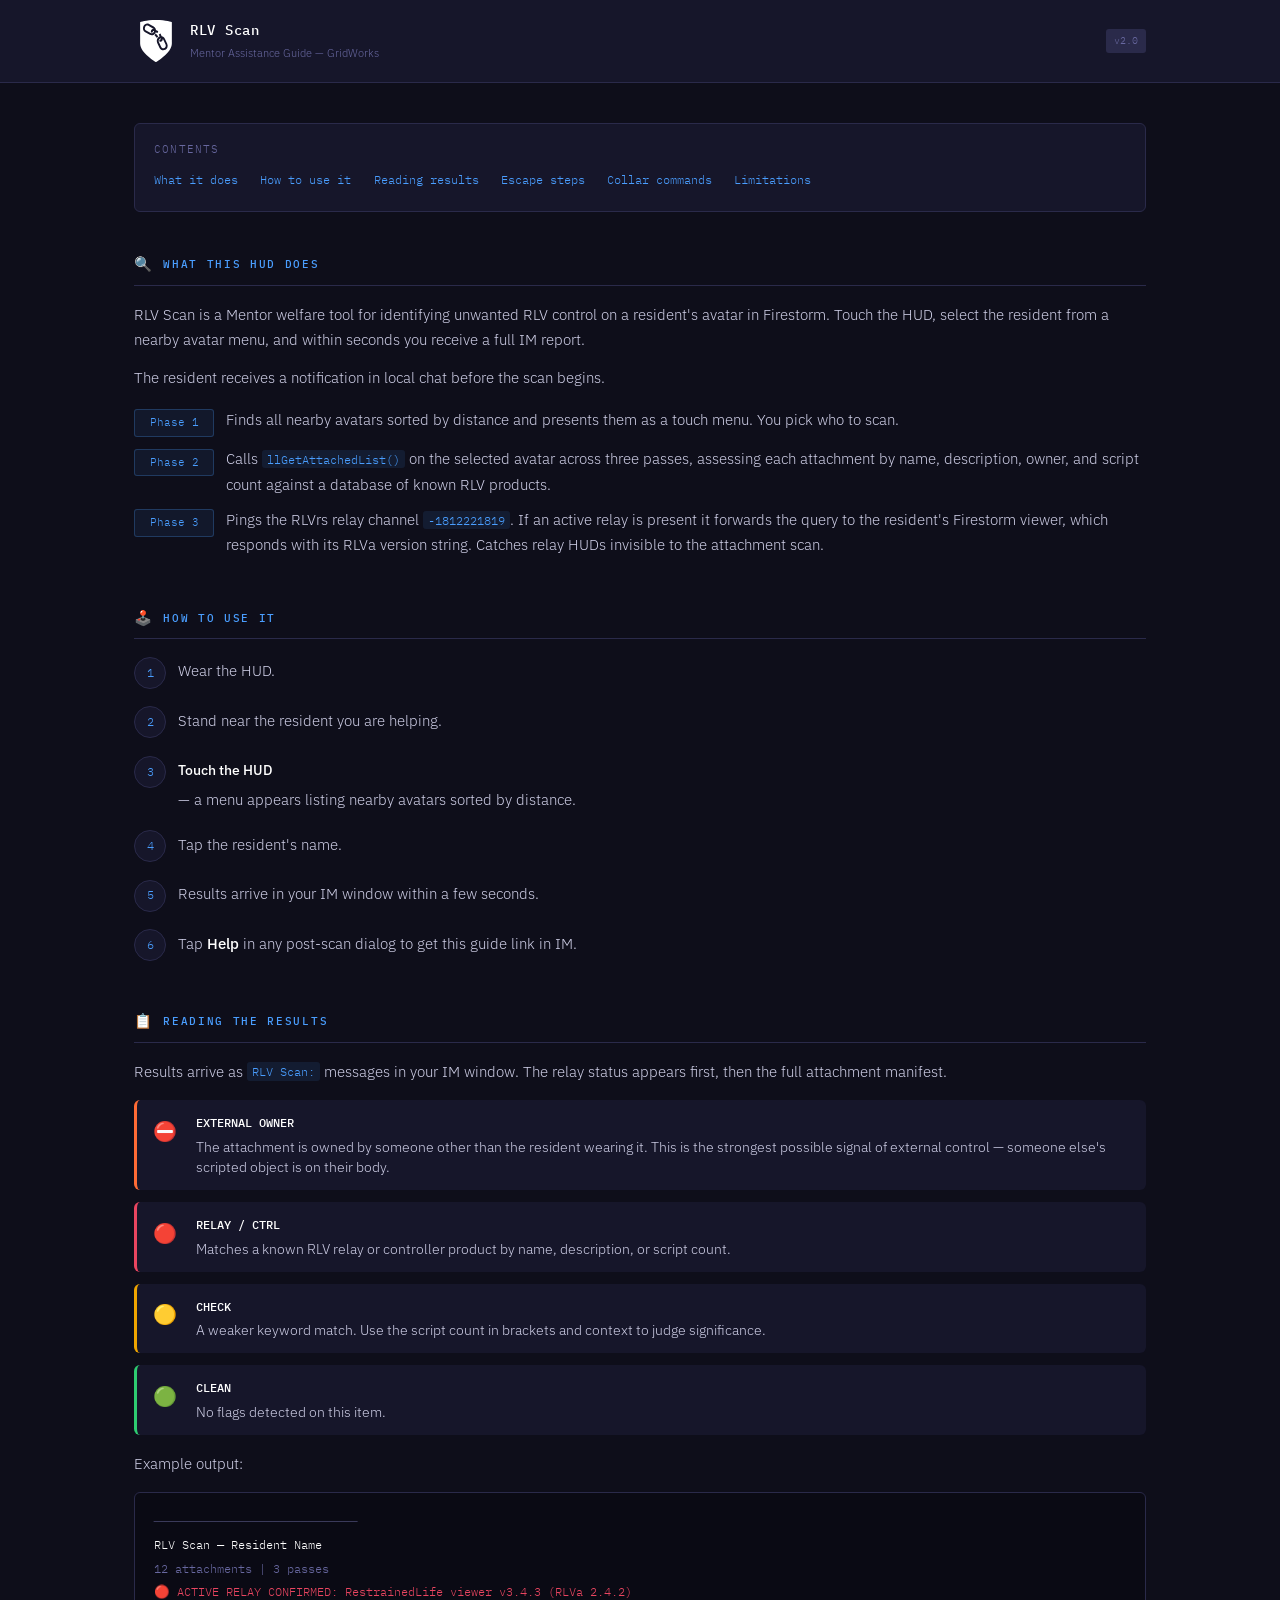
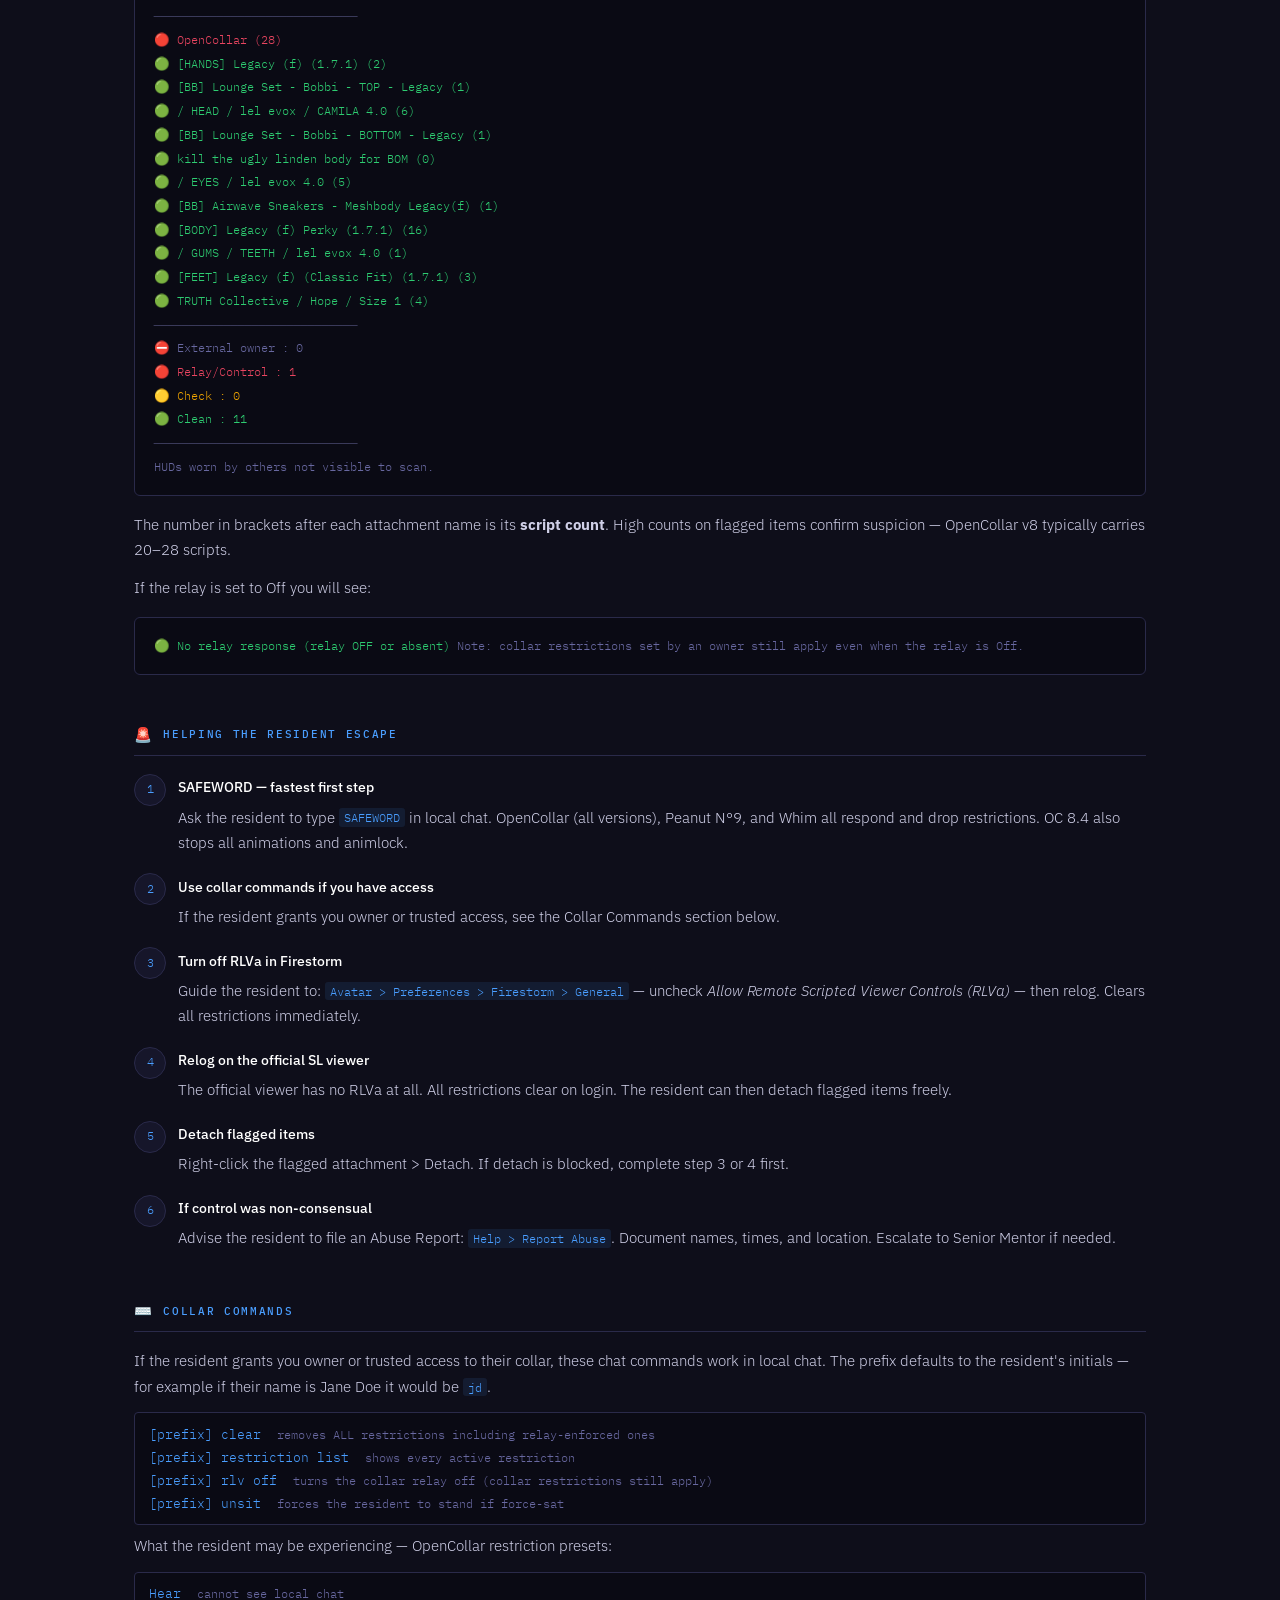
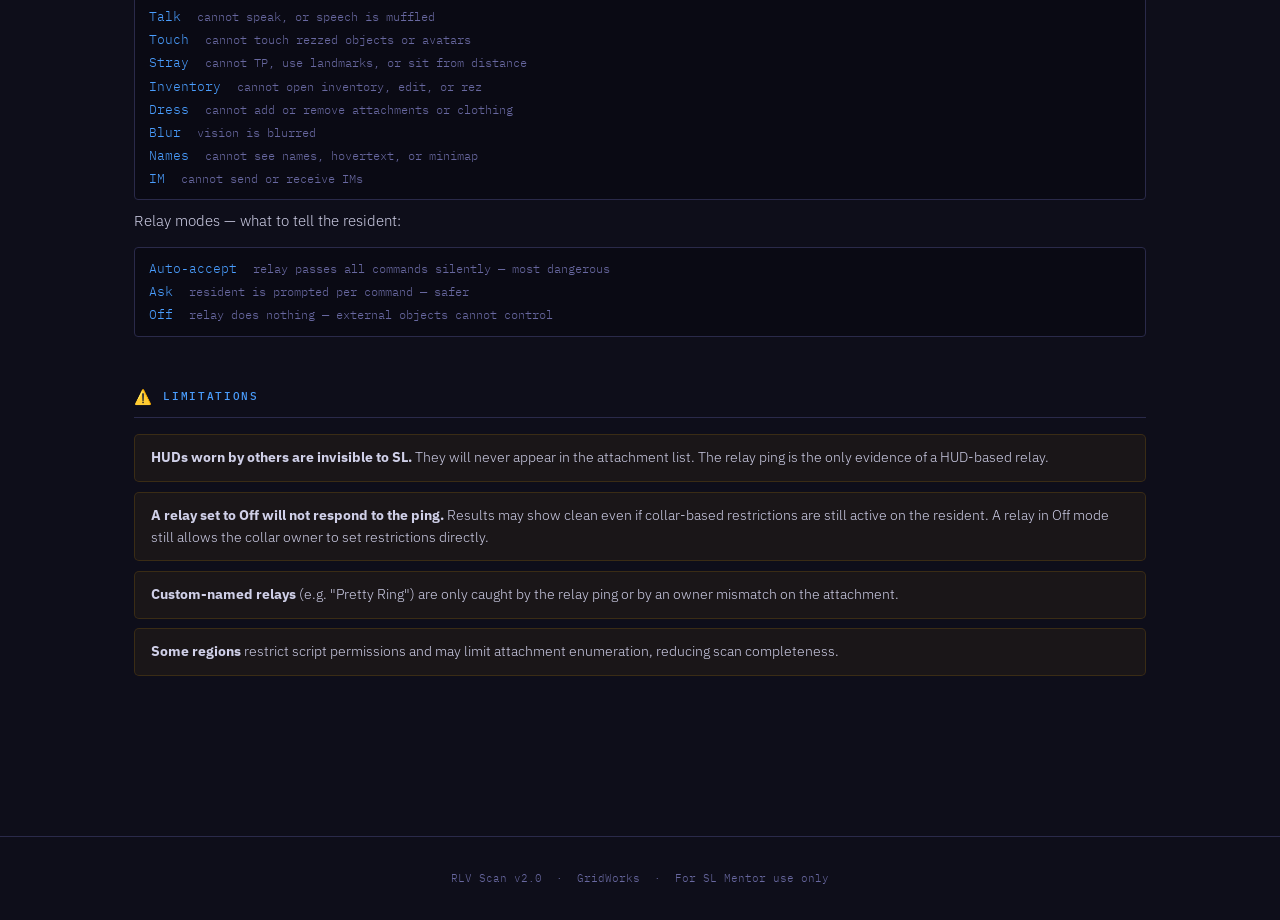
<file: rlvscan.html>
<!DOCTYPE html>
<html lang="en">
<head>
<meta charset="UTF-8">
<meta name="viewport" content="width=device-width, initial-scale=1.0">
<title>RLV Scan — Mentor Guide</title>
<link rel="preconnect" href="https://fonts.googleapis.com">
<link href="https://fonts.googleapis.com/css2?family=IBM+Plex+Mono:wght@400;500&family=IBM+Plex+Sans:wght@300;400;500&display=swap" rel="stylesheet">
<style>
  :root {
    --bg:       #0e0e1a;
    --surface:  #16162a;
    --border:   #2a2a4a;
    --accent:   #4a9eff;
    --danger:   #e94560;
    --warn:     #f0a500;
    --ok:       #2ecc71;
    --text:     #d0d0e8;
    --muted:    #6868a0;
    --mono:     'IBM Plex Mono', monospace;
    --sans:     'IBM Plex Sans', sans-serif;
  }

  * { box-sizing: border-box; margin: 0; padding: 0; }

  body {
    background: var(--bg);
    color: var(--text);
    font-family: var(--sans);
    font-weight: 300;
    font-size: 15px;
    line-height: 1.7;
    min-height: 100vh;
  }

  /* Top bar */
  header {
    background: var(--surface);
    border-bottom: 1px solid var(--border);
    padding: 1.2rem 0;
    position: sticky;
    top: 0;
    z-index: 10;
  }

  .header-inner {
    max-width: 1060px;
    margin: 0 auto;
    padding: 0 1.5rem;
    display: flex;
    align-items: center;
    gap: 0.75rem;
  }

  .shield {
    width: 44px;
    height: 44px;
    flex-shrink: 0;
  }

  header h1 {
    font-family: var(--mono);
    font-size: 0.875rem;
    font-weight: 500;
    color: #fff;
    letter-spacing: 0.05em;
  }

  header .sub {
    font-size: 0.7rem;
    color: var(--muted);
    margin-top: 0.05rem;
  }

  .badge {
    margin-left: auto;
    background: var(--border);
    color: var(--muted);
    font-family: var(--mono);
    font-size: 0.65rem;
    padding: 0.2rem 0.5rem;
    border-radius: 3px;
    white-space: nowrap;
  }

  /* Layout */
  .page {
    max-width: 1060px;
    margin: 0 auto;
    padding: 2.5rem 1.5rem 5rem;
  }

  /* Sections */
  section {
    margin-bottom: 3rem;
    opacity: 0;
    transform: translateY(12px);
    animation: fadeUp 0.4s forwards;
  }
  section:nth-child(1)  { animation-delay: 0.05s; }
  section:nth-child(2)  { animation-delay: 0.10s; }
  section:nth-child(3)  { animation-delay: 0.15s; }
  section:nth-child(4)  { animation-delay: 0.20s; }
  section:nth-child(5)  { animation-delay: 0.25s; }
  section:nth-child(6)  { animation-delay: 0.30s; }
  section:nth-child(7)  { animation-delay: 0.35s; }
  section:nth-child(8)  { animation-delay: 0.40s; }
  section:nth-child(9)  { animation-delay: 0.45s; }

  @keyframes fadeUp {
    to { opacity: 1; transform: translateY(0); }
  }

  .section-heading {
    display: flex;
    align-items: center;
    gap: 0.6rem;
    font-family: var(--mono);
    font-size: 0.7rem;
    font-weight: 500;
    text-transform: uppercase;
    letter-spacing: 0.15em;
    color: var(--accent);
    margin-bottom: 1rem;
    padding-bottom: 0.5rem;
    border-bottom: 1px solid var(--border);
  }

  .section-heading .icon { font-size: 0.9rem; }

  p { margin-bottom: 0.8rem; color: var(--text); }

  /* Phase list */
  .phase-list {
    display: flex;
    flex-direction: column;
    gap: 0.6rem;
    margin: 1rem 0;
  }

  .phase {
    display: grid;
    grid-template-columns: 5rem 1fr;
    gap: 0.75rem;
    align-items: start;
  }

  .phase-label {
    font-family: var(--mono);
    font-size: 0.7rem;
    color: var(--accent);
    background: rgba(74,158,255,0.08);
    border: 1px solid rgba(74,158,255,0.25);
    border-radius: 3px;
    padding: 0.2rem 0.5rem;
    text-align: center;
    margin-top: 0.15rem;
    white-space: nowrap;
  }

  /* Dot indicators */
  .dot-list {
    display: flex;
    flex-direction: column;
    gap: 0.75rem;
    margin: 1rem 0;
  }

  .dot-item {
    display: grid;
    grid-template-columns: 2.2rem 1fr;
    gap: 0.5rem;
    align-items: start;
    padding: 0.8rem 1rem;
    background: var(--surface);
    border-radius: 6px;
    border-left: 3px solid transparent;
  }

  .dot-item.danger  { border-color: var(--danger); }
  .dot-item.warn    { border-color: var(--warn); }
  .dot-item.ok      { border-color: var(--ok); }
  .dot-item.owned   { border-color: #ff6b35; }

  .dot-icon { font-size: 1.2rem; padding-top: 0.1rem; }

  .dot-title {
    font-family: var(--mono);
    font-size: 0.75rem;
    font-weight: 500;
    color: #fff;
    margin-bottom: 0.2rem;
  }

  .dot-desc { font-size: 0.85rem; color: var(--text); line-height: 1.5; }

  /* Example result block */
  .result-example {
    background: #0a0a14;
    border: 1px solid var(--border);
    border-radius: 6px;
    padding: 1rem 1.2rem;
    font-family: var(--mono);
    font-size: 0.78rem;
    line-height: 1.9;
    margin: 1rem 0;
    overflow-x: auto;
  }

  .result-example .r-sep   { color: #3a3a5a; }
  .result-example .r-head  { color: #fff; }
  .result-example .r-red   { color: var(--danger); }
  .result-example .r-green { color: var(--ok); }
  .result-example .r-warn  { color: var(--warn); }
  .result-example .r-muted { color: var(--muted); }

  /* Steps */
  .step-list {
    display: flex;
    flex-direction: column;
    gap: 1rem;
    margin: 1rem 0;
  }

  .step {
    display: grid;
    grid-template-columns: 2rem 1fr;
    gap: 0.75rem;
    align-items: start;
  }

  .step-num {
    width: 2rem;
    height: 2rem;
    background: var(--surface);
    border: 1px solid var(--border);
    border-radius: 50%;
    display: flex;
    align-items: center;
    justify-content: center;
    font-family: var(--mono);
    font-size: 0.75rem;
    color: var(--accent);
    flex-shrink: 0;
    margin-top: 0.1rem;
  }

  .step-content { padding-top: 0.2rem; }
  .step-content strong {
    display: block;
    font-weight: 500;
    color: #fff;
    font-size: 0.9rem;
    margin-bottom: 0.3rem;
  }

  /* Command blocks */
  .cmd-block {
    background: #0a0a14;
    border: 1px solid var(--border);
    border-radius: 4px;
    padding: 0.6rem 0.9rem;
    font-family: var(--mono);
    font-size: 0.8rem;
    margin: 0.5rem 0;
    line-height: 1.8;
  }

  .cmd-line { display: flex; gap: 1rem; align-items: baseline; }
  .cmd      { color: var(--accent); }
  .cmd-desc { color: var(--muted); font-size: 0.75rem; }

  code {
    font-family: var(--mono);
    font-size: 0.82em;
    background: rgba(74,158,255,0.1);
    color: var(--accent);
    padding: 0.1em 0.4em;
    border-radius: 3px;
  }

  /* System grid */
  .system-grid {
    display: grid;
    grid-template-columns: repeat(auto-fill, minmax(220px, 1fr));
    gap: 0.5rem;
    margin: 1rem 0;
  }

  .system-item {
    background: var(--surface);
    border: 1px solid var(--border);
    border-radius: 4px;
    padding: 0.5rem 0.8rem;
    font-size: 0.82rem;
    font-family: var(--mono);
    color: var(--text);
  }

  /* Limitation items */
  .limit-list {
    display: flex;
    flex-direction: column;
    gap: 0.6rem;
    margin: 1rem 0;
  }

  .limit-item {
    padding: 0.75rem 1rem;
    background: rgba(240,165,0,0.05);
    border: 1px solid rgba(240,165,0,0.15);
    border-radius: 5px;
    font-size: 0.88rem;
    line-height: 1.55;
  }

  /* Note box */
  .note-box {
    background: rgba(233,69,96,0.06);
    border: 1px solid rgba(233,69,96,0.2);
    border-radius: 6px;
    padding: 1rem 1.2rem;
    font-size: 0.88rem;
  }

  /* Nav anchors */
  .toc {
    background: var(--surface);
    border: 1px solid var(--border);
    border-radius: 6px;
    padding: 1rem 1.2rem;
    margin-bottom: 2.5rem;
    font-size: 0.82rem;
  }

  .toc-title {
    font-family: var(--mono);
    font-size: 0.7rem;
    text-transform: uppercase;
    letter-spacing: 0.1em;
    color: var(--muted);
    margin-bottom: 0.6rem;
  }

  .toc a {
    display: inline-block;
    color: var(--accent);
    text-decoration: none;
    margin-right: 1.2rem;
    margin-bottom: 0.3rem;
    font-family: var(--mono);
    font-size: 0.78rem;
  }

  .toc a:hover { text-decoration: underline; }

  /* Footer */
  footer {
    text-align: center;
    font-family: var(--mono);
    font-size: 0.7rem;
    color: var(--muted);
    padding: 2rem;
    border-top: 1px solid var(--border);
    margin-top: 2rem;
  }

  /* To Top button */
  .to-top {
    position: fixed;
    bottom: 2rem;
    right: 2rem;
    background: var(--surface);
    border: 1px solid var(--border);
    color: var(--accent);
    font-family: var(--mono);
    font-size: 0.75rem;
    padding: 0.5rem 1.2rem;
    border-radius: 20px;
    cursor: pointer;
    text-decoration: none;
    opacity: 0;
    transition: opacity 0.3s, background 0.2s;
    z-index: 20;
    white-space: nowrap;
  }

  .to-top.visible { opacity: 1; }
  .to-top:hover { background: var(--border); }

  @media (max-width: 600px) {
    header { padding: 1rem; }
    .page  { padding: 1.5rem 1rem 4rem; }
    .phase { grid-template-columns: 4rem 1fr; }
    .system-grid { grid-template-columns: 1fr 1fr; }
  }
</style>
</head>
<body id="top">

<header>
  <div class="header-inner">
    <svg class="shield" viewBox="0 0 512 512" xmlns="http://www.w3.org/2000/svg" style="fill-rule:evenodd;clip-rule:evenodd;stroke-linejoin:round;stroke-miterlimit:2;">
      <g transform="matrix(2.11468,0,0,2.28867,30.4822,-45.5275)">
        <path d="M106.5,24.793L106.788,24.793C162.7,24.793 193.894,35.941 193.894,35.941L193.894,144.457C193.894,193.221 106.788,238.704 106.788,238.704L106.5,238.704C106.5,238.704 19.395,193.221 19.395,144.457L19.395,35.941C19.395,35.941 50.589,24.793 106.5,24.793ZM137.985,107.64C134.849,101.402 131.166,94.164 131.166,94.164L121.968,99.261C121.968,99.261 124.386,104.016 126.876,108.929C126.079,109.23 125.291,109.579 124.515,109.977L123.399,110.548C112.081,116.342 107.597,130.234 113.391,141.552L126.302,166.77C132.097,178.087 145.989,182.572 157.306,176.777L158.422,176.206C169.739,170.412 174.224,156.52 168.43,145.202L155.518,119.984C151.932,112.98 145.245,108.593 137.985,107.64ZM131.582,118.257C131.761,118.616 131.909,118.913 132.018,119.136C133.508,122.179 133.041,123.558 131.765,124.258C130.49,124.957 128.06,124.257 128.06,124.257C128.06,124.257 125.764,125.473 125.069,128.761C124.446,131.704 125.472,134.504 125.472,134.504C125.472,134.504 130.52,137.061 136.539,134.028C143.078,130.733 144.065,125.312 143.542,121.075C144.648,122.076 145.594,123.291 146.314,124.697L159.225,149.915C162.418,156.152 159.947,163.808 153.71,167.001L152.593,167.573C146.357,170.766 138.7,168.295 135.507,162.058L122.596,136.839C119.403,130.602 121.874,122.946 128.111,119.753L129.227,119.181C129.995,118.789 130.783,118.482 131.582,118.257ZM105.26,86.814C110.17,89.318 114.643,91.646 114.643,91.646L119.305,82.53C119.305,82.53 112.338,78.969 106.485,76.044C105.566,68.734 101.166,61.989 94.119,58.383L68.897,45.479C57.578,39.688 43.687,44.176 37.896,55.495L37.325,56.611C31.534,67.93 36.022,81.821 47.341,87.612L72.563,100.516C83.882,106.307 97.773,101.819 103.564,90.5L104.135,89.384C104.567,88.54 104.941,87.682 105.26,86.814ZM93.608,71.044C88.402,70.385 82.93,71.734 80.114,77.154C77.019,83.112 79.335,88.622 79.335,88.622C79.335,88.622 81.833,89.799 85.009,89.006C87.622,88.354 89.517,85.847 89.517,85.847C89.517,85.847 88.789,83.469 89.561,82.03C90.332,80.591 92.563,80.586 94.206,81.335C94.683,81.552 95.257,81.823 95.903,82.134C95.675,82.996 95.352,83.848 94.929,84.674L94.358,85.79C91.166,92.028 83.511,94.502 77.273,91.31L52.051,78.406C45.813,75.215 43.34,67.559 46.531,61.321L47.102,60.205C50.294,53.967 57.949,51.494 64.187,54.685L89.409,67.589C91.097,68.453 92.509,69.643 93.608,71.044ZM105.371,94.164C105.371,94.164 103.109,97.119 101.937,98.447C100.765,99.774 97.781,101.659 97.781,101.659L112.087,116.005C112.087,116.005 114.278,113.118 115.567,111.704C116.857,110.291 119.305,108.4 119.305,108.4L105.371,94.164Z" style="fill:white;"/>
      </g>
    </svg>
    <div>
      <h1>RLV Scan</h1>
      <div class="sub">Mentor Assistance Guide — GridWorks</div>
    </div>
    <div class="badge">v2.0</div>
  </div>
</header>

<div class="page">

  <nav class="toc">
    <div class="toc-title">Contents</div>
    <a href="#what">What it does</a>
    <a href="#how">How to use it</a>
    <a href="#results">Reading results</a>
    <a href="#escape">Escape steps</a>
    <a href="#commands">Collar commands</a>
    <a href="#limitations">Limitations</a>
  </nav>

  <!-- WHAT IT DOES -->
  <section id="what">
    <div class="section-heading"><span class="icon">🔍</span> What this HUD does</div>
    <p>RLV Scan is a Mentor welfare tool for identifying unwanted RLV control on a resident's avatar in Firestorm. Touch the HUD, select the resident from a nearby avatar menu, and within seconds you receive a full IM report.</p>
    <p>The resident receives a notification in local chat before the scan begins.</p>
    <div class="phase-list">
      <div class="phase">
        <span class="phase-label">Phase 1</span>
        <span>Finds all nearby avatars sorted by distance and presents them as a touch menu. You pick who to scan.</span>
      </div>
      <div class="phase">
        <span class="phase-label">Phase 2</span>
        <span>Calls <code>llGetAttachedList()</code> on the selected avatar across three passes, assessing each attachment by name, description, owner, and script count against a database of known RLV products.</span>
      </div>
      <div class="phase">
        <span class="phase-label">Phase 3</span>
        <span>Pings the RLVrs relay channel <code>-1812221819</code>. If an active relay is present it forwards the query to the resident's Firestorm viewer, which responds with its RLVa version string. Catches relay HUDs invisible to the attachment scan.</span>
      </div>
    </div>
  </section>

  <!-- HOW TO USE -->
  <section id="how">
    <div class="section-heading"><span class="icon">🕹️</span> How to use it</div>
    <div class="step-list">
      <div class="step"><div class="step-num">1</div><div class="step-content">Wear the HUD.</div></div>
      <div class="step"><div class="step-num">2</div><div class="step-content">Stand near the resident you are helping.</div></div>
      <div class="step"><div class="step-num">3</div><div class="step-content"><strong>Touch the HUD</strong> — a menu appears listing nearby avatars sorted by distance.</div></div>
      <div class="step"><div class="step-num">4</div><div class="step-content">Tap the resident's name.</div></div>
      <div class="step"><div class="step-num">5</div><div class="step-content">Results arrive in your IM window within a few seconds.</div></div>
      <div class="step"><div class="step-num">6</div><div class="step-content">Tap <strong style="display:inline;font-size:inherit;margin:0;">Help</strong> in any post-scan dialog to get this guide link in IM.</div></div>
    </div>
  </section>

  <!-- READING RESULTS -->
  <section id="results">
    <div class="section-heading"><span class="icon">📋</span> Reading the results</div>
    <p>Results arrive as <code>RLV Scan:</code> messages in your IM window. The relay status appears first, then the full attachment manifest.</p>

    <div class="dot-list">
      <div class="dot-item owned">
        <div class="dot-icon">⛔</div>
        <div>
          <div class="dot-title">EXTERNAL OWNER</div>
          <div class="dot-desc">The attachment is owned by someone other than the resident wearing it. This is the strongest possible signal of external control — someone else's scripted object is on their body.</div>
        </div>
      </div>
      <div class="dot-item danger">
        <div class="dot-icon">🔴</div>
        <div>
          <div class="dot-title">RELAY / CTRL</div>
          <div class="dot-desc">Matches a known RLV relay or controller product by name, description, or script count.</div>
        </div>
      </div>
      <div class="dot-item warn">
        <div class="dot-icon">🟡</div>
        <div>
          <div class="dot-title">CHECK</div>
          <div class="dot-desc">A weaker keyword match. Use the script count in brackets and context to judge significance.</div>
        </div>
      </div>
      <div class="dot-item ok">
        <div class="dot-icon">🟢</div>
        <div>
          <div class="dot-title">CLEAN</div>
          <div class="dot-desc">No flags detected on this item.</div>
        </div>
      </div>
    </div>

    <p>Example output:</p>
    <div class="result-example">
<span class="r-sep">━━━━━━━━━━━━━━━━━━━━━━━━━━━━━</span><br>
<span class="r-head">RLV Scan — Resident Name</span><br>
<span class="r-muted">12 attachments | 3 passes</span><br>
<span class="r-red">🔴 ACTIVE RELAY CONFIRMED: RestrainedLife viewer v3.4.3 (RLVa 2.4.2)</span><br>
<span class="r-sep">━━━━━━━━━━━━━━━━━━━━━━━━━━━━━</span><br>
<span class="r-red">🔴 OpenCollar (28)</span><br>
<span class="r-green">🟢 [HANDS] Legacy (f) (1.7.1) (2)</span><br>
<span class="r-green">🟢 [BB] Lounge Set - Bobbi - TOP - Legacy (1)</span><br>
<span class="r-green">🟢 / HEAD / lel evox / CAMILA 4.0 (6)</span><br>
<span class="r-green">🟢 [BB] Lounge Set - Bobbi - BOTTOM - Legacy (1)</span><br>
<span class="r-green">🟢 kill the ugly linden body for BOM (0)</span><br>
<span class="r-green">🟢 / EYES / lel evox 4.0 (5)</span><br>
<span class="r-green">🟢 [BB] Airwave Sneakers - Meshbody Legacy(f) (1)</span><br>
<span class="r-green">🟢 [BODY] Legacy (f) Perky (1.7.1) (16)</span><br>
<span class="r-green">🟢 / GUMS / TEETH / lel evox 4.0 (1)</span><br>
<span class="r-green">🟢 [FEET] Legacy (f) (Classic Fit) (1.7.1) (3)</span><br>
<span class="r-green">🟢 TRUTH Collective / Hope / Size 1 (4)</span><br>
<span class="r-sep">━━━━━━━━━━━━━━━━━━━━━━━━━━━━━</span><br>
<span class="r-muted">⛔ External owner : 0</span><br>
<span class="r-red">🔴 Relay/Control  : 1</span><br>
<span class="r-warn">🟡 Check          : 0</span><br>
<span class="r-green">🟢 Clean          : 11</span><br>
<span class="r-sep">━━━━━━━━━━━━━━━━━━━━━━━━━━━━━</span><br>
<span class="r-muted">HUDs worn by others not visible to scan.</span>
    </div>

    <p>The number in brackets after each attachment name is its <strong>script count</strong>. High counts on flagged items confirm suspicion — OpenCollar v8 typically carries 20–28 scripts.</p>

    <p>If the relay is set to Off you will see:</p>
    <div class="result-example"><span class="r-green">🟢 No relay response (relay OFF or absent)</span>
<span class="r-muted">Note: collar restrictions set by an owner still apply even when the relay is Off.</span></div>
  </section>

  <!-- ESCAPE STEPS -->
  <section id="escape">
    <div class="section-heading"><span class="icon">🚨</span> Helping the resident escape</div>
    <div class="step-list">
      <div class="step">
        <div class="step-num">1</div>
        <div class="step-content">
          <strong>SAFEWORD — fastest first step</strong>
          Ask the resident to type <code>SAFEWORD</code> in local chat. OpenCollar (all versions), Peanut N°9, and Whim all respond and drop restrictions. OC 8.4 also stops all animations and animlock.
        </div>
      </div>
      <div class="step">
        <div class="step-num">2</div>
        <div class="step-content">
          <strong>Use collar commands if you have access</strong>
          If the resident grants you owner or trusted access, see the Collar Commands section below.
        </div>
      </div>
      <div class="step">
        <div class="step-num">3</div>
        <div class="step-content">
          <strong>Turn off RLVa in Firestorm</strong>
          Guide the resident to: <code>Avatar &gt; Preferences &gt; Firestorm &gt; General</code> — uncheck <em>Allow Remote Scripted Viewer Controls (RLVa)</em> — then relog. Clears all restrictions immediately.
        </div>
      </div>
      <div class="step">
        <div class="step-num">4</div>
        <div class="step-content">
          <strong>Relog on the official SL viewer</strong>
          The official viewer has no RLVa at all. All restrictions clear on login. The resident can then detach flagged items freely.
        </div>
      </div>
      <div class="step">
        <div class="step-num">5</div>
        <div class="step-content">
          <strong>Detach flagged items</strong>
          Right-click the flagged attachment &gt; Detach. If detach is blocked, complete step 3 or 4 first.
        </div>
      </div>
      <div class="step">
        <div class="step-num">6</div>
        <div class="step-content">
          <strong>If control was non-consensual</strong>
          Advise the resident to file an Abuse Report: <code>Help &gt; Report Abuse</code>. Document names, times, and location. Escalate to Senior Mentor if needed.
        </div>
      </div>
    </div>
  </section>

  <!-- COLLAR COMMANDS -->
  <section id="commands">
    <div class="section-heading"><span class="icon">⌨️</span> Collar commands</div>
    <p>If the resident grants you owner or trusted access to their collar, these chat commands work in local chat. The prefix defaults to the resident's initials — for example if their name is Jane Doe it would be <code>jd</code>.</p>

    <div class="cmd-block">
      <div class="cmd-line"><span class="cmd">[prefix] clear</span><span class="cmd-desc">removes ALL restrictions including relay-enforced ones</span></div>
      <div class="cmd-line"><span class="cmd">[prefix] restriction list</span><span class="cmd-desc">shows every active restriction</span></div>
      <div class="cmd-line"><span class="cmd">[prefix] rlv off</span><span class="cmd-desc">turns the collar relay off (collar restrictions still apply)</span></div>
      <div class="cmd-line"><span class="cmd">[prefix] unsit</span><span class="cmd-desc">forces the resident to stand if force-sat</span></div>
    </div>

    <p>What the resident may be experiencing — OpenCollar restriction presets:</p>
    <div class="cmd-block">
      <div class="cmd-line"><span class="cmd">Hear</span><span class="cmd-desc">cannot see local chat</span></div>
      <div class="cmd-line"><span class="cmd">Talk</span><span class="cmd-desc">cannot speak, or speech is muffled</span></div>
      <div class="cmd-line"><span class="cmd">Touch</span><span class="cmd-desc">cannot touch rezzed objects or avatars</span></div>
      <div class="cmd-line"><span class="cmd">Stray</span><span class="cmd-desc">cannot TP, use landmarks, or sit from distance</span></div>
      <div class="cmd-line"><span class="cmd">Inventory</span><span class="cmd-desc">cannot open inventory, edit, or rez</span></div>
      <div class="cmd-line"><span class="cmd">Dress</span><span class="cmd-desc">cannot add or remove attachments or clothing</span></div>
      <div class="cmd-line"><span class="cmd">Blur</span><span class="cmd-desc">vision is blurred</span></div>
      <div class="cmd-line"><span class="cmd">Names</span><span class="cmd-desc">cannot see names, hovertext, or minimap</span></div>
      <div class="cmd-line"><span class="cmd">IM</span><span class="cmd-desc">cannot send or receive IMs</span></div>
    </div>

    <p>Relay modes — what to tell the resident:</p>
    <div class="cmd-block">
      <div class="cmd-line"><span class="cmd">Auto-accept</span><span class="cmd-desc">relay passes all commands silently — most dangerous</span></div>
      <div class="cmd-line"><span class="cmd">Ask</span><span class="cmd-desc">resident is prompted per command — safer</span></div>
      <div class="cmd-line"><span class="cmd">Off</span><span class="cmd-desc">relay does nothing — external objects cannot control</span></div>
    </div>
  </section>

  <!-- LIMITATIONS -->
  <section id="limitations">
    <div class="section-heading"><span class="icon">⚠️</span> Limitations</div>
    <div class="limit-list">
      <div class="limit-item"><strong>HUDs worn by others are invisible to SL.</strong> They will never appear in the attachment list. The relay ping is the only evidence of a HUD-based relay.</div>
      <div class="limit-item"><strong>A relay set to Off will not respond to the ping.</strong> Results may show clean even if collar-based restrictions are still active on the resident. A relay in Off mode still allows the collar owner to set restrictions directly.</div>
      <div class="limit-item"><strong>Custom-named relays</strong> (e.g. "Pretty Ring") are only caught by the relay ping or by an owner mismatch on the attachment.</div>
      <div class="limit-item"><strong>Some regions</strong> restrict script permissions and may limit attachment enumeration, reducing scan completeness.</div>
    </div>
  </section>


</div>

<footer>
  RLV Scan v2.0 &nbsp;·&nbsp; GridWorks &nbsp;·&nbsp; For SL Mentor use only
</footer>

<a class="to-top" id="toTop" href="#top">↑ Top</a>

<script>
  var btn = document.getElementById('toTop');
  window.addEventListener('scroll', function() {
    if (window.scrollY > 400) btn.classList.add('visible');
    else btn.classList.remove('visible');
  });
</script>

</body>
</html>
</file>
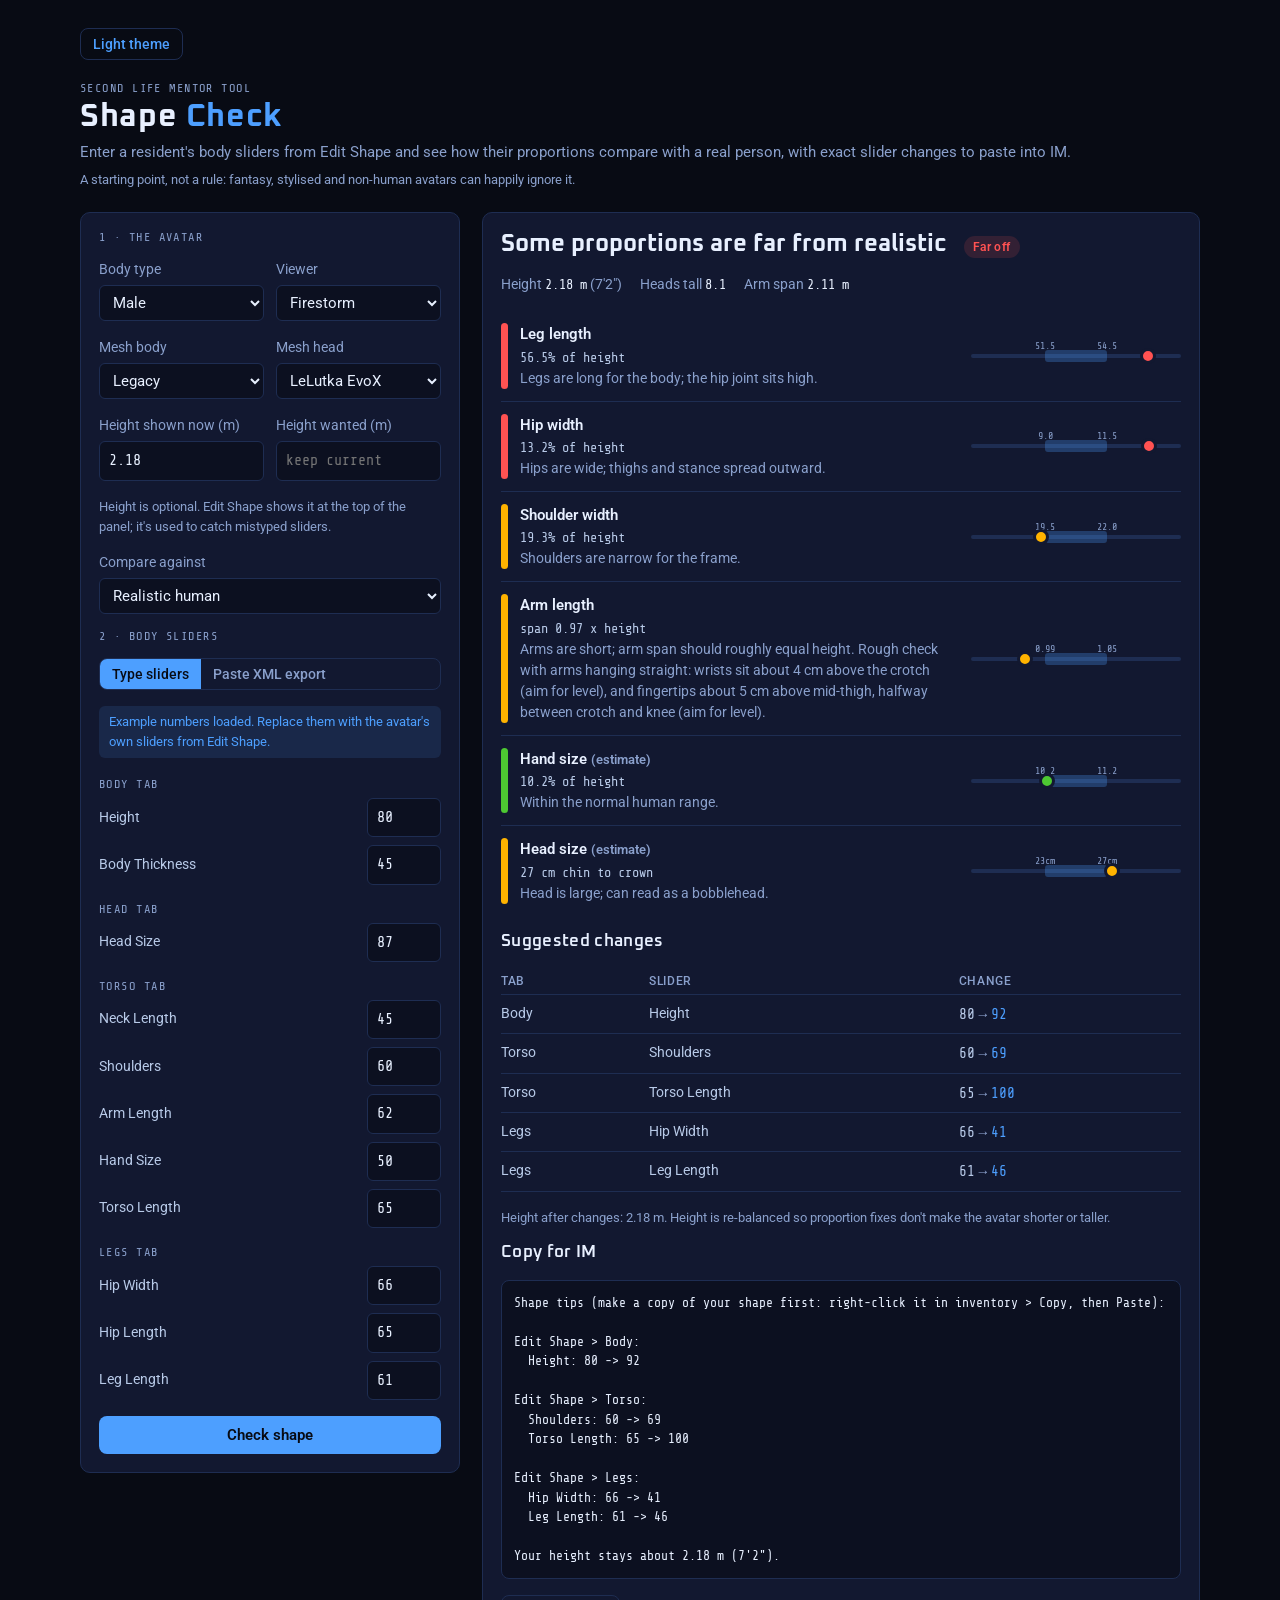
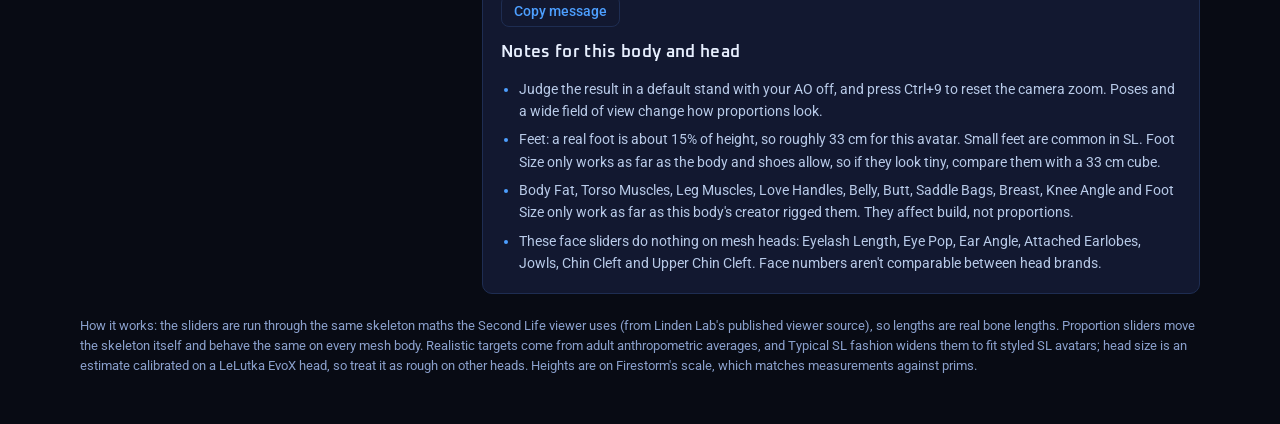
<file: shape-check.html>
<!DOCTYPE html>
<html lang="en">
<head>
<meta charset="UTF-8">
<meta name="viewport" content="width=device-width, initial-scale=1.0">
<title>Shape Check - SL Mentor Guide</title>
<meta name="description" content="Check a Second Life avatar's body sliders against real human proportions and get exact slider changes.">
<link rel="icon" type="image/svg+xml" href="[data-uri]">
<script>try{if(localStorage.getItem('sl-mentor-theme')==='light')document.documentElement.setAttribute('data-theme','light');}catch(e){}</script>
<link rel="preconnect" href="https://fonts.googleapis.com">
<link rel="preconnect" href="https://fonts.gstatic.com" crossorigin>
<link rel="stylesheet" href="https://fonts.googleapis.com/css2?family=Oxanium:wght@600;700&family=Share+Tech+Mono&family=Roboto:wght@400;500;600&display=swap">
<style>
/* Layout: workbench. Inputs on the left like the Edit Shape panel, the verdict on the right; one column on phones. */
:root {
  --bg: #080b14; --panel: #121830; --ink: #e8f0ff; --text: #b8cae8; --muted: #8aa0cc; --line: #1e2d52;
  --accent: #4d9fff; --accent-soft: rgba(77,159,255,0.12); --on-accent: #080b14;
  --ok: #4dc832; --ok-soft: rgba(77,200,50,0.14); --warn: #ffb300; --warn-soft: rgba(255,179,0,0.14);
  --bad: #ff5252; --bad-soft: rgba(255,82,82,0.14); --band: rgba(77,159,255,0.28); --field: #0c1020;
  --display: "Oxanium", "Segoe UI", sans-serif;
  --body: "Roboto", -apple-system, BlinkMacSystemFont, "Segoe UI", sans-serif;
  --mono: "Share Tech Mono", ui-monospace, Menlo, monospace;
  color-scheme: dark;
}
:root[data-theme="light"] {
  --bg: #f5f3f0; --panel: #faf9f7; --ink: #100800; --text: #28201a; --muted: #6a6058; --line: #ccc8c2;
  --accent: #1a6abf; --accent-soft: rgba(26,106,191,0.10); --on-accent: #ffffff;
  --ok: #2d7a1e; --ok-soft: rgba(45,122,30,0.12); --warn: #a35a00; --warn-soft: rgba(184,88,0,0.12);
  --bad: #b82020; --bad-soft: rgba(184,32,32,0.10); --band: rgba(26,106,191,0.22); --field: #eeecea;
  color-scheme: light;
}
* { box-sizing: border-box; }
body {
  background: var(--bg); color: var(--text); font: 15px/1.55 var(--body); margin: 0;
  padding-left: max(16px, env(safe-area-inset-left, 0px));
  padding-right: max(16px, env(safe-area-inset-right, 0px));
  padding-block: 28px 48px;
}
.wrap { max-width: 1120px; margin: 0 auto; display: grid; gap: 22px; }
header { display: grid; gap: 6px; }
.topbar { display: flex; justify-content: space-between; align-items: center; gap: 12px; flex-wrap: wrap; }
.back { font: 400 0.85rem var(--mono); color: var(--accent); text-decoration: none; letter-spacing: 0.04em; }
.back:hover { text-decoration: underline; }
h1 { font: 700 2rem/1.1 var(--display); margin: 0; letter-spacing: 0.02em; color: var(--ink); text-wrap: balance; }
h1 span { color: var(--accent); }
.lede { margin: 0; color: var(--muted); }
h2 { font: 600 1.05rem/1.2 var(--display); margin: 0; color: var(--ink); letter-spacing: 0.02em; }
.eyebrow { font: 400 0.75rem/1 var(--mono); letter-spacing: 0.12em; text-transform: uppercase; color: var(--muted); }

.grid { display: grid; grid-template-columns: minmax(0, 380px) minmax(0, 1fr); gap: 22px; align-items: start; }
@media (max-width: 860px) { .grid { grid-template-columns: minmax(0, 1fr); } }

.panel { background: var(--panel); border: 1px solid var(--line); border-radius: 10px; padding: 18px; display: grid; gap: 16px; min-width: 0; }

label, .lab { font-size: 0.85rem; color: var(--muted); }
.field { display: grid; gap: 5px; }
.row2 { display: grid; grid-template-columns: 1fr 1fr; gap: 12px; }
select, input[type=number], input[type=text], textarea {
  font: inherit; color: var(--ink); background: var(--field); border: 1px solid var(--line);
  border-radius: 6px; padding: 7px 9px; width: 100%;
}
input[type=number] { font-family: var(--mono); font-variant-numeric: tabular-nums; }
textarea { font: 12px/1.4 var(--mono); min-height: 120px; resize: vertical; }
:focus-visible { outline: 2px solid var(--accent); outline-offset: 2px; }

.seg { display: inline-flex; border: 1px solid var(--line); border-radius: 8px; overflow: hidden; }
.seg button { font: 500 0.85rem var(--body); background: transparent; color: var(--muted); border: 0; padding: 7px 12px; cursor: pointer; }
.seg button[aria-pressed="true"] { background: var(--accent); color: var(--on-accent); }

.tabgroup { display: grid; gap: 8px; }
.tabgroup .eyebrow { padding-top: 4px; }
.sl { display: grid; grid-template-columns: 1fr 74px; align-items: center; gap: 10px; }
.sl label { color: var(--text); font-size: 0.9rem; }

button.primary {
  font: 600 0.95rem var(--body); background: var(--accent); color: var(--on-accent); border: 0;
  border-radius: 8px; padding: 10px 16px; cursor: pointer;
}
button.ghost { font: 500 0.85rem var(--body); background: transparent; color: var(--accent); border: 1px solid var(--line); border-radius: 8px; padding: 7px 12px; cursor: pointer; }
.hint { font-size: 0.8rem; color: var(--muted); margin: 0; }
.err { color: var(--bad); font-size: 0.85rem; margin: 0; }

/* Results */
.verdict { display: flex; flex-wrap: wrap; align-items: baseline; gap: 10px 18px; }
.verdict .big { font: 700 1.5rem/1.1 var(--display); color: var(--ink); }
.chip { display: inline-flex; align-items: center; gap: 6px; font: 600 0.75rem/1 var(--body); letter-spacing: 0.03em; padding: 5px 9px; border-radius: 99px; }
.chip.ok { background: var(--ok-soft); color: var(--ok); }
.chip.warn { background: var(--warn-soft); color: var(--warn); }
.chip.bad { background: var(--bad-soft); color: var(--bad); }
.meta { display: flex; flex-wrap: wrap; gap: 6px 18px; font-size: 0.85rem; color: var(--muted); }
.meta b { color: var(--ink); font-family: var(--mono); font-weight: 500; }
.example { font-size: 0.8rem; background: var(--accent-soft); color: var(--accent); padding: 6px 10px; border-radius: 6px; }

.checks { display: grid; gap: 0; }
.check { display: grid; grid-template-columns: 7px minmax(0, 1fr) minmax(120px, 210px); gap: 12px; padding: 12px 0; border-top: 1px solid var(--line); align-items: center; }
.check:first-child { border-top: 0; }
.stripe { align-self: stretch; border-radius: 4px; }
.stripe.ok { background: var(--ok); } .stripe.warn { background: var(--warn); } .stripe.bad { background: var(--bad); }
.check .name { font-weight: 600; color: var(--ink); }
.check .val { font-family: var(--mono); font-size: 0.85rem; font-variant-numeric: tabular-nums; }
.check .why { font-size: 0.85rem; color: var(--muted); }
.gauge { position: relative; height: 26px; }
.gauge .track { position: absolute; left: 0; right: 0; top: 11px; height: 4px; background: var(--line); border-radius: 2px; }
.gauge .zone { position: absolute; top: 7px; height: 12px; background: var(--band); border-radius: 3px; }
.gauge .dot { position: absolute; top: 5px; width: 16px; height: 16px; margin-left: -8px; border-radius: 50%; border: 3px solid var(--panel); }
.gauge .dot.ok { background: var(--ok); } .gauge .dot.warn { background: var(--warn); } .gauge .dot.bad { background: var(--bad); }
.gauge .cap { position: absolute; top: -2px; font: 10px/1 var(--mono); color: var(--muted); transform: translateX(-50%); white-space: nowrap; }
@media (max-width: 520px) { .check { grid-template-columns: 7px minmax(0, 1fr); } .gauge { grid-column: 2; } }

table.changes { width: 100%; border-collapse: collapse; font-size: 0.9rem; }
table.changes th { text-align: left; font: 500 0.72rem var(--body); letter-spacing: 0.06em; text-transform: uppercase; color: var(--muted); padding: 6px 8px 6px 0; border-bottom: 1px solid var(--line); }
table.changes td { padding: 8px 8px 8px 0; border-bottom: 1px solid var(--line); }
table.changes td.num { font-family: var(--mono); font-variant-numeric: tabular-nums; white-space: nowrap; }
.arrow { color: var(--muted); padding: 0 4px; }
.to { color: var(--accent); font-weight: 500; }
.tablewrap { overflow-x: auto; }

.imbox { white-space: pre-wrap; font: 13px/1.5 var(--mono); background: var(--field); color: var(--ink); border: 1px solid var(--line); border-radius: 8px; padding: 12px; margin: 0; }
.notes { margin: 0; padding-left: 18px; display: grid; gap: 6px; font-size: 0.9rem; }
.notes li::marker { color: var(--accent); }
.foot { font-size: 0.8rem; color: var(--muted); margin: 0; }
.working { opacity: 0.55; transition: opacity 0.15s; }
@media (prefers-reduced-motion: reduce) { .working { transition: none; } }
</style>
</head>

<body>
<div class="wrap">
  <div class="topbar">
    <a class="back" id="backLink" href="index.html" hidden>&#8592; SL Mentor Guide</a>
    <button type="button" class="ghost" id="themeBtn"></button>
  </div>
  <header>
    <span class="eyebrow">Second Life mentor tool</span>
    <h1>Shape <span>Check</span></h1>
    <p class="lede">Enter a resident's body sliders from Edit Shape and see how their proportions compare with a real person, with exact slider changes to paste into IM.</p>
    <p class="hint" style="margin:0">A starting point, not a rule: fantasy, stylised and non-human avatars can happily ignore it.</p>
  </header>

  <div class="grid">
    <form class="panel" id="form" novalidate>
      <div class="field">
        <span class="eyebrow">1 · The avatar</span>
      </div>
      <div class="row2">
        <div class="field">
          <label for="sex">Body type</label>
          <select id="sex">
            <option value="male">Male</option>
            <option value="female">Female</option>
          </select>
        </div>
        <div class="field">
          <label for="viewer">Viewer</label>
          <select id="viewer">
            <option value="fs">Firestorm</option>
            <option value="ll">Second Life viewer</option>
          </select>
        </div>
      </div>
      <div class="row2">
        <div class="field">
          <label for="body">Mesh body</label>
          <select id="body">
            <option value="legacylite">Legacy Lite (starter)</option>
            <option value="senra">Senra (older starter)</option>
            <option value="legacy">Legacy</option>
            <option value="belleza">Belleza</option>
            <option value="maitreya53">Maitreya Lara 5.3</option>
            <option value="maitreyax">Maitreya LaraX</option>
            <option value="ebody">eBody</option>
            <option value="signature">Signature</option>
            <option value="system">Classic system body</option>
            <option value="other">Other / don't know</option>
          </select>
        </div>
        <div class="field">
          <label for="head">Mesh head</label>
          <select id="head">
            <option value="lelutkalite">LeLutka Lite (starter)</option>
            <option value="senra">Senra (older starter)</option>
            <option value="lelutka">LeLutka EvoX</option>
            <option value="catwa">Catwa</option>
            <option value="genus">Genus</option>
            <option value="laq">LAQ</option>
            <option value="system">Classic system head</option>
            <option value="other">Other / don't know</option>
          </select>
        </div>
      </div>
      <div class="row2">
        <div class="field">
          <label for="curH">Height shown now (m)</label>
          <input type="number" id="curH" step="0.01" min="1" max="3" placeholder="optional">
        </div>
        <div class="field">
          <label for="tgtH">Height wanted (m)</label>
          <input type="number" id="tgtH" step="0.01" min="1" max="3" placeholder="keep current">
        </div>
      </div>
      <p class="hint">Height is optional. Edit Shape shows it at the top of the panel; it's used to catch mistyped sliders.</p>
      <div class="field">
        <label for="style">Compare against</label>
        <select id="style">
          <option value="real">Realistic human</option>
          <option value="sl">Typical SL fashion (wider ranges)</option>
        </select>
      </div>

      <div class="field">
        <span class="eyebrow">2 · Body sliders</span>
      </div>
      <div class="seg" role="group" aria-label="Input method">
        <button type="button" id="modeQuick" aria-pressed="true">Type sliders</button>
        <button type="button" id="modeXml" aria-pressed="false">Paste XML export</button>
      </div>

      <div id="xmlPane" hidden>
        <div class="field">
          <label for="xml">Appearance to XML export</label>
          <textarea id="xml" placeholder="&lt;?xml version=&quot;1.0&quot; ...&gt;&#10;&lt;linden_genepool ...&gt;"></textarea>
        </div>
        <div style="display:flex;flex-wrap:wrap;gap:10px;align-items:center">
          <button type="button" class="ghost" id="loadXml">Read export</button>
          <label class="ghost" for="xmlFile" style="cursor:pointer;color:var(--accent)">or choose file</label>
          <input type="file" id="xmlFile" accept=".xml,text/xml" hidden>
        </div>
        <p class="hint">Develop menu › Avatar › Character Tests › Appearance to XML (in Firestorm, Ctrl+Alt+Q shows the Develop menu). The file lands in the viewer's logs folder. Reading it fills in the sliders below.</p>
        <p class="err" id="xmlErr" hidden></p>
      </div>

      <div class="example" id="exampleNote">Example numbers loaded. Replace them with the avatar's own sliders from Edit Shape.</div>
      <div id="sliders" style="display:grid;gap:14px"></div>

      <button type="submit" class="primary" id="go">Check shape</button>
    </form>

    <section class="panel" id="results" aria-live="polite"></section>
  </div>

  <p class="foot">How it works: the sliders are run through the same skeleton maths the Second Life viewer uses (from Linden Lab's published viewer source), so lengths are real bone lengths. Proportion sliders move the skeleton itself and behave the same on every mesh body. Realistic targets come from adult anthropometric averages, and Typical SL fashion widens them to fit styled SL avatars; head size is an estimate calibrated on a LeLutka EvoX head, so treat it as rough on other heads. Heights are on Firestorm's scale, which matches measurements against prims.</p>
</div>

<script>
const PARAMS={"32":{"name":"Male_Skeleton","min":0.0,"max":1.0,"def":0.0,"bones":{"mNeck":{"s":[0.0,0.0,0.2],"o":[0.0,0.0,0.0]},"mCollarLeft":{"s":[0.0,0.4,0.0],"o":[0.0,0.0,0.0]},"mShoulderLeft":{"s":[0.0,0.35,0.0],"o":[0.0,0.0,0.0]},"mElbowLeft":{"s":[0.0,0.1,0.0],"o":[0.0,0.0,0.0]},"mChest":{"s":[0.05,0.05,0.05],"o":[0.0,0.0,0.0]},"mTorso":{"s":[0.0,0.0,0.05],"o":[0.0,0.0,0.0]},"mHipLeft":{"s":[0.05,0.05,0.0],"o":[0.0,0.0,0.0]},"mKneeLeft":{"s":[0.05,0.05,0.1],"o":[0.0,0.0,0.0]}}},"33":{"name":"Height","min":-2.3,"max":2.0,"def":0.0,"bones":{"mNeck":{"s":[0.0,0.0,0.02],"o":[0.0,0.0,0.0]},"mCollarLeft":{"s":[0.0,0.0,0.0],"o":[0.0,0.0,0.0]},"mShoulderLeft":{"s":[0.0,0.08,0.0],"o":[0.0,0.0,0.0]},"mElbowLeft":{"s":[0.0,0.06,0.0],"o":[0.0,0.0,0.0]},"mChest":{"s":[0.0,0.0,0.05],"o":[0.0,0.0,0.0]},"mTorso":{"s":[0.0,0.0,0.05],"o":[0.0,0.0,0.0]},"mHipLeft":{"s":[0.0,0.0,0.1],"o":[0.0,0.0,0.0]},"mKneeLeft":{"s":[0.0,0.0,0.1],"o":[0.0,0.0,0.0]}}},"34":{"name":"Thickness","min":-0.7,"max":1.5,"def":0.0,"bones":{"mNeck":{"s":[0.1,0.1,0.0],"o":[0.0,0.0,0.0]},"mCollarLeft":{"s":[0.0,0.2,0.0],"o":[0.0,0.0,0.0]},"mShoulderLeft":{"s":[0.1,0.0,0.1],"o":[0.0,0.0,0.0]},"mElbowLeft":{"s":[0.1,0.0,0.1],"o":[0.0,0.0,0.0]},"mChest":{"s":[0.1,0.1,0.0],"o":[0.0,0.0,0.0]},"mTorso":{"s":[0.1,0.1,0.0],"o":[0.0,0.0,0.0]},"mPelvis":{"s":[0.1,0.1,0.0],"o":[0.0,0.0,0.0]},"mHipLeft":{"s":[0.13,0.13,0.0],"o":[0.0,0.0,0.0]},"mKneeLeft":{"s":[0.12,0.12,0.0],"o":[0.0,0.0,0.0]}}},"36":{"name":"Shoulders","min":-1.8,"max":1.4,"def":-0.5,"bones":{"mNeck":{"s":[0.01,0.03,0.0],"o":[0.0,0.0,0.0]},"mCollarLeft":{"s":[0.0,0.0,0.0],"o":[0.0,0.02,0.0]},"mChest":{"s":[0.02,0.08,0.0],"o":[0.0,0.0,0.0]}}},"37":{"name":"Hip Width","min":-3.2,"max":2.8,"def":0.0,"bones":{"mPelvis":{"s":[0.0,0.1,0.0],"o":[0.0,0.0,0.0]},"mHipLeft":{"s":[0.0,0.0,0.0],"o":[0.0,0.004,0.0]}}},"842":{"name":"Hip Length","min":-1.0,"max":1.0,"def":0.0,"bones":{"mPelvis":{"s":[0.0,0.0,0.3],"o":[0.0,0.0,0.0]}}},"38":{"name":"Torso Length","min":-1.0,"max":1.0,"def":0.0,"bones":{"mTorso":{"s":[0.0,0.0,0.3],"o":[0.0,0.0,0.0]},"mPelvis":{"s":[0.0,0.0,0.1],"o":[0.0,0.0,0.0]},"mHipLeft":{"s":[0.0,0.0,-0.1],"o":[0.0,0.0,0.0]},"mKneeLeft":{"s":[0.0,0.0,-0.05],"o":[0.0,0.0,0.0]}}},"655":{"name":"Head Size","min":-0.25,"max":0.1,"def":0.0,"bones":{"mSkull":{"s":[1.0,1.0,1.0],"o":[0.0,0.0,0.1]},"mHead":{"s":[1.0,1.0,1.0],"o":[0.0,0.0,0.0]}}},"675":{"name":"Hand Size","min":-0.3,"max":0.3,"def":0.0,"bones":{"mWristLeft":{"s":[1.0,1.0,1.0],"o":[0.0,0.0,0.0]},"mHandMiddle1Left":{"s":[1.0,1.0,1.0],"o":[0.0,0.0,0.0]},"mHandMiddle2Left":{"s":[1.0,1.0,1.0],"o":[0.0,0.0,0.0]},"mHandMiddle3Left":{"s":[1.0,1.0,1.0],"o":[0.0,0.0,0.0]}}},"683":{"name":"Neck Thickness","min":-0.4,"max":0.2,"def":-0.15,"bones":{"mNeck":{"s":[1.0,1.0,0.0],"o":[0.0,0.0,0.0]}}},"692":{"name":"Leg Length","min":-1.0,"max":1.0,"def":0.0,"bones":{"mHipLeft":{"s":[0.0,0.0,0.2],"o":[0.0,0.0,0.0]},"mKneeLeft":{"s":[0.0,0.0,0.2],"o":[0.0,0.0,0.0]}}},"693":{"name":"Arm Length","min":-1.0,"max":1.0,"def":0.6,"bones":{"mShoulderLeft":{"s":[0.0,0.2,0.0],"o":[0.0,0.0,0.0]},"mElbowLeft":{"s":[0.0,0.3,0.0],"o":[0.0,0.0,0.0]}}},"756":{"name":"Neck Length","min":-1.0,"max":1.0,"def":0.0,"bones":{"mNeck":{"s":[0.0,0.0,0.5],"o":[0.0,0.0,0.0]}}}};
const SKEL={"mPelvis":{"pos":[0.0,0.0,1.067],"end":[0.0,0.0,0.084],"scale":[1.0,1.0,1.0]},"mTorso":{"pos":[0.0,0.0,0.084],"end":[-0.015,0.0,0.205],"scale":[1.0,1.0,1.0]},"mChest":{"pos":[-0.015,0.0,0.205],"end":[-0.01,0.0,0.25],"scale":[1.0,1.0,1.0]},"mNeck":{"pos":[-0.01,0.0,0.251],"end":[0.0,0.0,0.077],"scale":[1.0,1.0,1.0]},"mHead":{"pos":[0.0,-0.0,0.076],"end":[0.0,0.0,0.079],"scale":[1.0,1.0,1.0]},"mSkull":{"pos":[0.0,0.0,0.079],"end":[0.0,0.0,0.033],"scale":[1.0,1.0,1.0]},"mCollarLeft":{"pos":[-0.021,0.085,0.165],"end":[0.0,0.079,0.0],"scale":[1.0,1.0,1.0]},"mShoulderLeft":{"pos":[0.0,0.079,-0.0],"end":[0.0,0.247,0.0],"scale":[1.0,1.0,1.0]},"mElbowLeft":{"pos":[0.0,0.248,0.0],"end":[0.0,0.205,0.0],"scale":[1.0,1.0,1.0]},"mWristLeft":{"pos":[-0.0,0.205,0.0],"end":[0.0,0.06,0.0],"scale":[1.0,1.0,1.0]},"mHandMiddle1Left":{"pos":[0.013,0.101,0.015],"end":[-0.001,0.04,-0.006],"scale":[1.0,1.0,1.0]},"mHandMiddle2Left":{"pos":[-0.001,0.04,-0.006],"end":[-0.001,0.049,-0.008],"scale":[1.0,1.0,1.0]},"mHandMiddle3Left":{"pos":[-0.001,0.049,-0.008],"end":[-0.002,0.033,-0.006],"scale":[1.0,1.0,1.0]},"mHipLeft":{"pos":[0.034,0.127,-0.041],"end":[-0.001,-0.046,-0.491],"scale":[1.0,1.0,1.0]},"mKneeLeft":{"pos":[-0.001,-0.046,-0.491],"end":[-0.029,0.001,-0.469],"scale":[1.0,1.0,1.0]},"mAnkleLeft":{"pos":[-0.029,0.001,-0.468],"end":[0.112,0.0,-0.061],"scale":[1.0,1.0,1.0]},"mFootLeft":{"pos":[0.112,-0.0,-0.061],"end":[0.105,0.008,0.001],"scale":[1.0,1.0,1.0]}};

// Proportion model: SL shape sliders -> skeleton -> body measurements.
// Requires PARAMS and SKEL (from data.js).

const SLIDERS = [
  // key, label, param id, tab in Edit Shape
  { key: 'height',    label: 'Height',          id: '33',  tab: 'Body' },
  { key: 'thickness', label: 'Body Thickness',  id: '34',  tab: 'Body' },
  { key: 'headsize',  label: 'Head Size',       id: '682', tab: 'Head' },
  { key: 'necklen',   label: 'Neck Length',     id: '756', tab: 'Torso' },
  { key: 'shoulders', label: 'Shoulders',       id: '36',  tab: 'Torso' },
  { key: 'armlen',    label: 'Arm Length',      id: '693', tab: 'Torso' },
  { key: 'handsize',  label: 'Hand Size',       id: '675', tab: 'Torso' },
  { key: 'torsolen',  label: 'Torso Length',    id: '38',  tab: 'Torso' },
  { key: 'hipwidth',  label: 'Hip Width',       id: '37',  tab: 'Legs' },
  { key: 'hiplen',    label: 'Hip Length',      id: '842', tab: 'Legs' },
  { key: 'leglen',    label: 'Leg Length',      id: '692', tab: 'Legs' },
];

// Firestorm adds this to the viewer's body size ("measured against prims").
const FS_FUDGE = 0.195;
// Ground sits a little below the foot joint (checked against mesh extents).
const FLOOR = 0.034;
// Approximate chin-to-crown height of a mesh head at Head Size bone scale 1.0
// (calibrated on a LeLutka EvoX male head; other heads vary).
const HEAD_BASE = 0.255;

// Real-world targets (fractions of standing height unless noted).
const TARGETS = {
  male: {
    hipHeight: [0.515, 0.545], hipSpacing: [0.090, 0.115], shoulder: [0.195, 0.220],
    span: [0.99, 1.05], hand: [0.102, 0.112], headAbs: [0.215, 0.250], headRef: 1.77,
  },
  female: {
    hipHeight: [0.510, 0.540], hipSpacing: [0.100, 0.125], shoulder: [0.180, 0.205],
    span: [0.97, 1.03], hand: [0.098, 0.108], headAbs: [0.200, 0.235], headRef: 1.63,
  },
};

// Wider ranges for "Typical SL fashion": what styled SL avatars usually look like.
const TARGETS_SL = {
  male: {
    hipHeight: [0.510, 0.560], hipSpacing: [0.085, 0.130], shoulder: [0.190, 0.235],
    span: [0.97, 1.06], hand: [0.098, 0.118], headAbs: [0.205, 0.260], headRef: 1.77,
  },
  female: {
    hipHeight: [0.505, 0.560], hipSpacing: [0.095, 0.150], shoulder: [0.165, 0.210],
    span: [0.95, 1.05], hand: [0.095, 0.120], headAbs: [0.190, 0.245], headRef: 1.63,
  },
};
let STYLE = 'real';
const targetsFor = (sex) => (STYLE === 'sl' ? TARGETS_SL : TARGETS)[sex];

function weightFor(id, slider) {
  // slider is 0..100 as shown in Edit Shape
  if (id === '682') {
    const w = slider / 100; // driver 0..1 -> driven 655 (-0.25..0.10)
    return { pid: '655', w: -0.25 + w * 0.35 };
  }
  const p = PARAMS[id];
  return { pid: id, w: p.min + (slider / 100) * (p.max - p.min) };
}

function buildSkeleton(sliders, male) {
  const bones = {};
  for (const [name, b] of Object.entries(SKEL)) {
    bones[name] = { pos: b.pos.slice(), scale: b.scale.slice(), end: b.end.slice() };
  }
  const apply = (pid, w) => {
    const p = PARAMS[pid];
    if (!p) return;
    for (const [name, d] of Object.entries(p.bones)) {
      const b = bones[name];
      for (let i = 0; i < 3; i++) { b.scale[i] += w * d.s[i]; b.pos[i] += w * d.o[i]; }
    }
  };
  apply('32', male ? 1 : 0);
  for (const s of SLIDERS) {
    const v = sliders[s.key];
    const { pid, w } = weightFor(s.id, v);
    apply(pid, w);
  }
  // Neck Thickness: keep at its default weight (affects width only)
  apply('683', 0);
  return bones;
}

function measure(sliders, male) {
  const B = buildSkeleton(sliders, male);
  const z = (n) => Math.abs(B[n].pos[2]);
  const sc = (n, i) => B[n].scale[i];

  // Leg chain (hip joint -> foot joint)
  const hipToFoot = z('mKneeLeft') * sc('mHipLeft', 2) + z('mAnkleLeft') * sc('mKneeLeft', 2) + z('mFootLeft') * sc('mAnkleLeft', 2);
  const hipDrop = z('mHipLeft') * sc('mPelvis', 2);

  // Viewer's own body size (LLAvatarAppearance::computeBodySize)
  const pelvisToFootLL = -hipDrop + hipToFoot;
  const upperLL = Math.SQRT2 * (B.mSkull.pos[2] * sc('mHead', 2)) + B.mHead.pos[2] * sc('mNeck', 2)
    + B.mNeck.pos[2] * sc('mChest', 2) + B.mChest.pos[2] * sc('mTorso', 2) + B.mTorso.pos[2] * sc('mPelvis', 2);
  const llHeight = pelvisToFootLL + upperLL;
  const fsHeight = llHeight + FS_FUDGE;
  const H = fsHeight; // closest to true standing height (prim-checked)

  const hipJointHeight = hipToFoot + FLOOR;
  const hipSpacing = 2 * B.mHipLeft.pos[1] * sc('mPelvis', 1);
  const collar = B.mCollarLeft.pos[1] * sc('mChest', 1);
  const toShoulder = B.mShoulderLeft.pos[1] * sc('mCollarLeft', 1);
  const shoulderBreadth = 2 * (collar + toShoulder);
  const upperArm = B.mElbowLeft.pos[1] * sc('mShoulderLeft', 1);
  const forearm = B.mWristLeft.pos[1] * sc('mElbowLeft', 1);
  const hand = B.mHandMiddle1Left.pos[1] * sc('mWristLeft', 1)
    + B.mHandMiddle2Left.pos[1] * sc('mHandMiddle1Left', 1)
    + B.mHandMiddle3Left.pos[1] * sc('mHandMiddle2Left', 1)
    + B.mHandMiddle3Left.end[1] * sc('mHandMiddle3Left', 1);
  const span = 2 * (collar + toShoulder + upperArm + forearm + hand);
  const head = HEAD_BASE * sc('mHead', 2);

  // Arms hanging: where the wrist lands relative to the crotch.
  // Heights measured from the pelvis joint, then from the floor.
  const floorZ = hipDrop * -1 - hipToFoot - FLOOR;
  const shoulderZ = B.mTorso.pos[2] * sc('mPelvis', 2) + B.mChest.pos[2] * sc('mTorso', 2) + B.mCollarLeft.pos[2] * sc('mChest', 2);
  const wristHeight = shoulderZ - floorZ - (upperArm + forearm);
  const crotchHeight = hipJointHeight * 0.92; // calibrated on a Legacy male screenshot: crotch about 8% below the hip joint centre
  const wristToCrotch = wristHeight - crotchHeight; // + above crotch, - below
  // Fingertips vs mid-thigh (halfway between crotch and knee)
  const kneeHeight = z('mAnkleLeft') * sc('mKneeLeft', 2) + z('mFootLeft') * sc('mAnkleLeft', 2) + FLOOR;
  const fingertipToMidThigh = (wristHeight - hand) - (crotchHeight + kneeHeight) / 2; // + above, - below

  return {
    wristToCrotch, fingertipToMidThigh, footGuide: 0.15 * H,
    llHeight, fsHeight, H,
    hipHeight: hipJointHeight / H,
    hipSpacing: hipSpacing / H, hipSpacingAbs: hipSpacing,
    shoulder: shoulderBreadth / H, shoulderAbs: shoulderBreadth,
    span: span / H, spanAbs: span,
    hand: hand / H, handAbs: hand,
    headAbs: head, headsTall: H / head,
    bones: B,
  };
}

function headRange(sex, H) {
  const t = targetsFor(sex);
  const f = Math.pow(H / t.headRef, 0.3); // heads grow a little with stature
  return [t.headAbs[0] * f, t.headAbs[1] * f];
}

const CHECKS = [
  { key: 'hipHeight', label: 'Leg length', slider: 'leglen', fmt: (v) => (v * 100).toFixed(1) + '% of height', unit: 'pct',
    explain: { low: 'Legs are short for the body; the hip joint sits low.', high: 'Legs are long for the body; the hip joint sits high.' } },
  { key: 'hipSpacing', label: 'Hip width', slider: 'hipwidth', fmt: (v) => (v * 100).toFixed(1) + '% of height', unit: 'pct',
    explain: { low: 'Hips are narrow; the stance will look pinched.', high: 'Hips are wide; thighs and stance spread outward.' } },
  { key: 'shoulder', label: 'Shoulder width', slider: 'shoulders', fmt: (v) => (v * 100).toFixed(1) + '% of height', unit: 'pct',
    explain: { low: 'Shoulders are narrow for the frame.', high: 'Shoulders are very broad; can give a coat-hanger look.' } },
  { key: 'span', label: 'Arm length', slider: 'armlen', fmt: (v) => 'span ' + v.toFixed(2) + ' x height', unit: 'ratio',
    explain: { low: 'Arms are short; arm span should roughly equal height.', high: 'Arms are long; arm span is well over height.' } },
  { key: 'hand', label: 'Hand size', slider: 'handsize', fmt: (v) => (v * 100).toFixed(1) + '% of height', unit: 'pct',
    approx: true,
    explain: { low: 'Hands are small for the body.', high: 'Hands are large for the body. SL hand bones don\'t shrink with Height, so shorter avatars often read large-handed.' } },
  { key: 'headAbs', label: 'Head size', slider: 'headsize', fmt: (v) => Math.round(v * 100) + ' cm chin to crown', unit: 'abs', approx: true,
    explain: { low: 'Head is small; can read as a pinhead at a distance.', high: 'Head is large; can read as a bobblehead.' } },
];

function rangeFor(check, sex, m) {
  if (check.key === 'headAbs') return headRange(sex, m.H);
  return targetsFor(sex)[check.key];
}

function status(v, r) {
  const w = r[1] - r[0];
  if (v < r[0] - w * 0.5 || v > r[1] + w * 0.5) return 'bad';
  if (v < r[0] || v > r[1]) return 'warn';
  return 'ok';
}

function evaluate(sliders, sex) {
  const m = measure(sliders, sex === 'male');
  const rows = CHECKS.map((c) => {
    const v = m[c.key];
    const r = rangeFor(c, sex, m);
    const st = status(v, r);
    const dir = v < r[0] ? 'low' : v > r[1] ? 'high' : null;
    return { check: c, value: v, range: r, status: st, dir };
  });
  return { m, rows };
}

// Find the slider value (0..100 integer) that brings fn(sliders) closest to goal.
function solve(sliders, key, fn, goal) {
  let best = sliders[key], bestErr = Infinity;
  for (let v = 0; v <= 100; v++) {
    const s = Object.assign({}, sliders, { [key]: v });
    const err = Math.abs(fn(s) - goal);
    if (err < bestErr - 1e-9) { bestErr = err; best = v; }
  }
  return best;
}

// Height slider (integer) that best matches a target height, holding the rest.
function fitHeight(s, male, keepH) {
  let lo = 0, hi = 100;
  while (hi - lo > 1) {
    const mid = (lo + hi) >> 1;
    if (measure(Object.assign({}, s, { height: mid }), male).H < keepH) lo = mid; else hi = mid;
  }
  const a = Math.abs(measure(Object.assign({}, s, { height: lo }), male).H - keepH);
  const b = Math.abs(measure(Object.assign({}, s, { height: hi }), male).H - keepH);
  return a <= b ? lo : hi;
}

function suggest(sliders, sex, targetHeight /* metres on the Firestorm scale; null keeps current */) {
  const male = sex === 'male';
  const start = Object.assign({}, sliders);
  const keepH = targetHeight || measure(sliders, male).H;
  let s = Object.assign({}, sliders);
  s.height = fitHeight(s, male, keepH);
  const notes = [];
  for (let pass = 0; pass < 3; pass++) {
    for (const c of CHECKS) {
      const m = measure(s, male);
      const r = rangeFor(c, sex, m);
      const v = m[c.key];
      if (v >= r[0] && v <= r[1]) continue;
      // Head size is approximate (heads vary by brand): only act on clear outliers
      if (c.approx && status(v, r) !== 'bad') continue;
      const w = r[1] - r[0];
      const goal = v < r[0] ? r[0] + w * 0.25 : r[1] - w * 0.25;
      // Try slider values with height re-fitted, so the change holds at the chosen height.
      // Leg length also gets Torso Length as a partner: the Height slider mostly
      // lengthens legs, so tall avatars need a longer torso to stay in proportion.
      const keys = c.key === 'hipHeight' ? [c.slider, 'torsolen'] : [c.slider];
      let best = null, bestScore = Infinity;
      const grid = (k) => { const a = []; for (let v = 0; v <= 100; v += keys.length > 1 ? 2 : 1) a.push(v); if (!a.includes(s[k])) a.push(s[k]); return a; };
      const g0 = grid(keys[0]), g1 = keys[1] ? grid(keys[1]) : [null];
      for (const v0 of g0) for (const v1 of g1) {
        const x = Object.assign({}, s, { [keys[0]]: v0 });
        if (keys[1]) x[keys[1]] = v1;
        x.height = fitHeight(x, male, keepH);
        const mm = measure(x, male);
        const moved = Math.abs(v0 - s[keys[0]]) + (keys[1] ? Math.abs(v1 - s[keys[1]]) : 0);
        const score = Math.abs(mm[c.key] - goal) / w + Math.abs(mm.H - keepH) * 20 + moved * 0.004;
        if (score < bestScore) { bestScore = score; best = x; }
      }
      s = best;
    }
  }
  const after = evaluate(s, sex);
  if (Math.abs(after.m.H - keepH) > 0.02) notes.push('The Height slider cannot quite reach the target height with these proportions.');
  for (const r of after.rows) {
    if (r.status !== 'ok' && !r.check.approx) {
      if (s[r.check.slider] === 0 || s[r.check.slider] === 100) notes.push(r.check.label + ' is at the end of its slider range.' + (r.check.key === 'hipHeight' ? ' Try raising Torso Length a little as well.' : ''));
    }
  }
  const changes = SLIDERS.filter((d) => Math.abs(s[d.key] - start[d.key]) >= 2)
    .map((d) => ({ key: d.key, label: d.label, tab: d.tab, from: start[d.key], to: s[d.key] }));
  return { sliders: s, changes, after, notes, keepH };
}

// Parse an "Appearance to XML" export into slider values (0..100).
function parseExport(text) {
  const doc = new DOMParser().parseFromString(text, 'text/xml');
  if (doc.getElementsByTagName('parsererror').length) throw new Error('That does not look like valid XML.');
  const params = {};
  for (const el of doc.getElementsByTagName('param')) {
    params[el.getAttribute('id')] = parseFloat(el.getAttribute('value'));
  }
  if (!('33' in params)) throw new Error('No shape data found. Paste the whole Appearance to XML file.');
  const sliders = {};
  for (const d of SLIDERS) {
    const val = params[d.id];
    if (val === undefined || isNaN(val)) throw new Error('Missing slider: ' + d.label);
    if (d.id === '682') sliders[d.key] = Math.round(val * 100);
    else {
      const p = PARAMS[d.id];
      sliders[d.key] = Math.round(((val - p.min) / (p.max - p.min)) * 100);
    }
  }
  const sex = params['80'] >= 0.5 ? 'male' : 'female';
  return { sliders, sex };
}

if (typeof module !== 'undefined') module.exports = { SLIDERS, measure, evaluate, suggest, parseExport, headRange, TARGETS, CHECKS };


const EXAMPLE = { sex: 'male', viewer: 'fs', body: 'legacy', head: 'lelutka', curH: 2.18,
  sliders: { height: 80, thickness: 45, headsize: 87, necklen: 45, shoulders: 60, armlen: 62, handsize: 50, torsolen: 65, hipwidth: 66, hiplen: 65, leglen: 61 } };
let isExample = true;

const TABS = ['Body', 'Head', 'Torso', 'Legs'];
const $ = (id) => document.getElementById(id);

function buildSliderInputs() {
  const box = $('sliders');
  box.innerHTML = '';
  for (const tab of TABS) {
    const g = document.createElement('div');
    g.className = 'tabgroup';
    g.innerHTML = '<span class="eyebrow">' + tab + ' tab</span>';
    for (const s of SLIDERS.filter((x) => x.tab === tab)) {
      const r = document.createElement('div');
      r.className = 'sl';
      r.innerHTML = '<label for="s_' + s.key + '">' + s.label + '</label><input type="number" id="s_' + s.key + '" min="0" max="100" step="1" inputmode="numeric">';
      g.appendChild(r);
    }
    box.appendChild(g);
  }
}

function fill(state) {
  $('sex').value = state.sex; $('viewer').value = state.viewer;
  $('body').value = state.body; $('head').value = state.head;
  $('curH').value = state.curH || '';
  for (const s of SLIDERS) $('s_' + s.key).value = state.sliders[s.key];
}

function readSliders() {
  const out = {}; const bad = [];
  for (const s of SLIDERS) {
    const v = parseInt($('s_' + s.key).value, 10);
    if (isNaN(v) || v < 0 || v > 100) bad.push(s.label); else out[s.key] = v;
  }
  return { out, bad };
}

const FS = 0.195;
const fmtM = (m) => m.toFixed(2) + ' m';
const ftIn = (m) => { const t = Math.round(m / 0.0254); return Math.floor(t / 12) + "'" + (t % 12) + '"'; };
const viewerH = (m, viewer) => viewer === 'fs' ? m.fsHeight : m.llHeight;

function brandNotes(sex, body, head) {
  const n = [];
  n.push('Judge the result in a default stand with your AO off, and press Ctrl+9 to reset the camera zoom. Poses and a wide field of view change how proportions look.');
  if (body === 'ebody') n.push('eBody shapes are especially sensitive to camera angle and pose, so check them in a default stand before changing anything.');
  if (body === 'legacylite' && sex === 'female') n.push('Female Legacy Lite: residents have reported Chin Depth and Chin Angle not responding while this body is worn, on any head. If the chin won\'t move, that\'s why.');
  if (body === 'legacylite' || head === 'lelutkalite') n.push('The Welcome Pack starter body and head have no HUDs, but respond to shape sliders the same as the full Legacy and LeLutka versions.');
  if (body === 'senra' || head === 'senra') n.push('Senra is the older starter avatar. Sliders work, but very little clothing fits it; the newer Welcome Pack avatars are in the Library.');
  if (body === 'system') n.push('On the classic system body every slider works, including the ones mesh bodies ignore.');
  else n.push('Body Fat, Torso Muscles, Leg Muscles, Love Handles, Belly, Butt, Saddle Bags, Breast, Knee Angle and Foot Size only work as far as this body\'s creator rigged them. They affect build, not proportions.');
  if (head !== 'system') n.push('These face sliders do nothing on mesh heads: Eyelash Length, Eye Pop, Ear Angle, Attached Earlobes, Jowls, Chin Cleft and Upper Chin Cleft. Face numbers aren\'t comparable between head brands.');
  if (head !== 'lelutka' && head !== 'lelutkalite') n.push('The head size check is calibrated on a LeLutka head, so on this head treat it as a rough guide and trust your eye.');
  return n;
}

function gauge(row) {
  const r = row.range, v = row.value, w = r[1] - r[0];
  const lo = Math.min(r[0] - w * 1.2, v - w * 0.2), hi = Math.max(r[1] + w * 1.2, v + w * 0.2);
  const pct = (x) => ((x - lo) / (hi - lo)) * 100;
  const fmt = row.check.unit === 'pct' ? (x) => (x * 100).toFixed(1) : row.check.unit === 'abs' ? (x) => Math.round(x * 100) + 'cm' : (x) => x.toFixed(2);
  return '<div class="gauge" aria-hidden="true"><div class="track"></div>'
    + '<div class="zone" style="left:' + pct(r[0]) + '%;width:' + (pct(r[1]) - pct(r[0])) + '%"></div>'
    + '<span class="cap" style="left:' + pct(r[0]) + '%">' + fmt(r[0]) + '</span>'
    + '<span class="cap" style="left:' + pct(r[1]) + '%">' + fmt(r[1]) + '</span>'
    + '<div class="dot ' + row.status + '" style="left:' + Math.max(2, Math.min(98, pct(v))) + '%"></div></div>';
}

function chipFor(st) {
  return st === 'ok' ? '<span class="chip ok">In range</span>' : st === 'warn' ? '<span class="chip warn">Slightly off</span>' : '<span class="chip bad">Far off</span>';
}

function imText(sug, viewer, ev) {
  const lines = [];
  if (!sug.changes.length) return 'Your proportions are already in a realistic human range. No slider changes needed.';
  lines.push('Shape tips (make a copy of your shape first: right-click it in inventory > Copy, then Paste):');
  for (const tab of TABS) {
    const cs = sug.changes.filter((c) => c.tab === tab);
    if (!cs.length) continue;
    lines.push('');
    lines.push('Edit Shape > ' + tab + ':');
    for (const c of cs) lines.push('  ' + c.label + ': ' + c.from + ' -> ' + c.to);
  }
  const h = viewerH(sug.after.m, viewer);
  lines.push('');
  lines.push('Your height stays about ' + fmtM(h) + ' (' + ftIn(h) + ').');
  return lines.join('\n');
}

function render() {
  const res = $('results');
  const sex = $('sex').value, viewer = $('viewer').value;
  STYLE = $('style').value;
  const { out: sliders, bad } = readSliders();
  if (bad.length) {
    res.innerHTML = '<h2>Check the sliders</h2><p class="err">These need a whole number from 0 to 100: ' + bad.join(', ') + '.</p>';
    return;
  }
  res.classList.add('working');
  setTimeout(() => {
    const ev = evaluate(sliders, sex);
    let tgt = parseFloat($('tgtH').value);
    let tgtFs = null;
    if (!isNaN(tgt) && tgt > 1 && tgt < 3) tgtFs = viewer === 'fs' ? tgt : tgt + FS;
    const sug = suggest(sliders, sex, tgtFs);
    const m = ev.m;
    const counts = { ok: 0, warn: 0, bad: 0 };
    ev.rows.forEach((r) => counts[r.status]++);
    const overall = counts.bad ? 'bad' : counts.warn ? 'warn' : 'ok';
    const headline = overall === 'ok' ? (STYLE === 'sl' ? 'Typical SL proportions' : 'Realistic proportions') : overall === 'warn' ? 'Close, a few small tweaks' : (STYLE === 'sl' ? 'Some proportions are unusual, even for SL' : 'Some proportions are far from realistic');

    const hShown = viewerH(m, viewer);
    const cur = parseFloat($('curH').value);
    let heightWarn = '';
    if (!isNaN(cur) && Math.abs(cur - hShown) > 0.03) {
      const other = viewer === 'fs' ? m.llHeight : m.fsHeight;
      heightWarn = Math.abs(cur - other) <= 0.03
        ? '<p class="hint">The height entered matches the ' + (viewer === 'fs' ? 'Second Life viewer' : 'Firestorm') + ' figure. Check the Viewer choice above.</p>'
        : '<p class="err">These sliders give ' + fmtM(hShown) + ', but ' + fmtM(cur) + ' was entered. One of the slider numbers may be mistyped.</p>';
    }

    let html = '';
    html += '<div class="verdict"><span class="big">' + headline + '</span>' + chipFor(overall) + '</div>';
    html += '<div class="meta"><span>Height <b>' + fmtM(hShown) + '</b> (' + ftIn(hShown) + ')</span><span>Heads tall <b>' + m.headsTall.toFixed(1) + '</b></span><span>Arm span <b>' + fmtM(m.spanAbs) + '</b></span></div>';
    html += heightWarn;

    html += '<div class="checks">';
    for (const r of ev.rows) {
      let why = r.status === 'ok' ? (STYLE === 'sl' ? 'Within the typical SL range.' : 'Within the normal human range.') : r.check.explain[r.dir];
      if (r.check.key === 'span') {
        const w = Math.round(Math.abs(m.wristToCrotch) * 100), f = Math.round(Math.abs(m.fingertipToMidThigh) * 100);
        const place = (cm, d) => cm <= 3 ? 'about level with' : 'about ' + cm + ' cm ' + (d > 0 ? 'above' : 'below');
        why += ' Rough check with arms hanging straight: wrists sit ' + place(w, m.wristToCrotch) + ' the crotch (aim for level), and fingertips ' + place(f, m.fingertipToMidThigh) + ' mid-thigh, halfway between crotch and knee (aim for level).';
        if (w > 3 && f <= 3) why += ' The reach is fine, so the arm-to-hand split is what\'s off.';
      }
      html += '<div class="check"><div class="stripe ' + r.status + '"></div><div style="min-width:0"><div class="name">' + r.check.label
        + (r.check.approx ? ' <span class="hint">(estimate)</span>' : '') + '</div><div class="val">' + r.check.fmt(r.value) + '</div><div class="why">' + why + '</div></div>' + gauge(r) + '</div>';
    }
    html += '</div>';

    html += '<h2>Suggested changes</h2>';
    if (sug.changes.length) {
      html += '<div class="tablewrap"><table class="changes"><thead><tr><th>Tab</th><th>Slider</th><th>Change</th></tr></thead><tbody>';
      for (const tab of TABS) for (const c of sug.changes.filter((x) => x.tab === tab)) {
        html += '<tr><td>' + c.tab + '</td><td>' + c.label + '</td><td class="num">' + c.from + '<span class="arrow">→</span><span class="to">' + c.to + '</span></td></tr>';
      }
      html += '</tbody></table></div>';
      const after = sug.after.m;
      html += '<p class="hint">Height after changes: ' + fmtM(viewerH(after, viewer)) + '. Height is re-balanced so proportion fixes don\'t make the avatar shorter or taller.</p>';
    } else {
      html += '<p class="hint">None. Every proportion is in range.</p>';
    }
    for (const n of sug.notes) html += '<p class="hint">' + n + '</p>';

    html += '<h2>Copy for IM</h2><pre class="imbox" id="imText"></pre><div><button type="button" class="ghost" id="copyIm">Copy message</button> <span class="hint" id="copied" hidden>Copied</span></div>';

    const notes = brandNotes(sex, $('body').value, $('head').value);
    notes.splice(1, 0, 'Feet: a real foot is about 15% of height, so roughly ' + Math.round(m.footGuide * 100) + ' cm for this avatar. Small feet are common in SL. Foot Size only works as far as the body and shoes allow, so if they look tiny, compare them with a ' + Math.round(m.footGuide * 100) + ' cm cube.');
    html += '<h2>Notes for this body and head</h2><ul class="notes">' + notes.map((x) => '<li>' + x + '</li>').join('') + '</ul>';

    res.innerHTML = html;
    $('imText').textContent = imText(sug, viewer, ev);
    $('copyIm').addEventListener('click', () => {
      const t = $('imText').textContent;
      const done = () => { $('copied').hidden = false; setTimeout(() => { $('copied').hidden = true; }, 1600); };
      const fallback = () => { const r = document.createRange(); r.selectNodeContents($('imText')); const s = getSelection(); s.removeAllRanges(); s.addRange(r); $('copied').textContent = 'Selected, press Ctrl/Cmd+C'; done(); };
      try { navigator.clipboard.writeText(t).then(done, fallback); } catch (e) { fallback(); }
    });
    res.classList.remove('working');
  }, 20);
}

function setMode(xml) {
  $('modeQuick').setAttribute('aria-pressed', String(!xml));
  $('modeXml').setAttribute('aria-pressed', String(xml));
  $('xmlPane').hidden = !xml;
}

function readXml(text) {
  const e = $('xmlErr');
  try {
    const { sliders, sex } = parseExport(text);
    e.hidden = true;
    $('sex').value = sex;
    for (const s of SLIDERS) $('s_' + s.key).value = sliders[s.key];
    isExample = false;
    $('exampleNote').hidden = true;
    render();
  } catch (err) {
    e.textContent = err.message; e.hidden = false;
  }
}

// Only show the link back to the mentor guide to people who arrived from a mentor page.
// Residents (from newcomer.html or a pasted link) don't see it.
(function () {
  try {
    const ref = document.referrer ? new URL(document.referrer) : null;
    if (!ref || ref.host !== location.host) return;
    const page = ref.pathname.split('/').pop() || 'index.html';
    const mentorPages = ['index.html', 'technical.html', 'bellisseria.html', 'adult-hub.html', 'slua.html', 'rlvscan.html'];
    if (mentorPages.includes(page)) $('backLink').hidden = false;
  } catch (e) {}
})();

function syncThemeBtn() {
  const light = document.documentElement.getAttribute('data-theme') === 'light';
  $('themeBtn').textContent = light ? 'Dark theme' : 'Light theme';
}
$('themeBtn').addEventListener('click', () => {
  const light = document.documentElement.getAttribute('data-theme') === 'light';
  if (light) document.documentElement.removeAttribute('data-theme'); else document.documentElement.setAttribute('data-theme', 'light');
  try { localStorage.setItem('sl-mentor-theme', light ? 'dark' : 'light'); } catch (e) {}
  syncThemeBtn();
});
syncThemeBtn();
buildSliderInputs();
fill(EXAMPLE);
$('modeQuick').addEventListener('click', () => setMode(false));
$('modeXml').addEventListener('click', () => setMode(true));
$('loadXml').addEventListener('click', () => readXml($('xml').value));
$('xmlFile').addEventListener('change', (ev) => {
  const f = ev.target.files[0]; if (!f) return;
  const fr = new FileReader();
  fr.onload = () => { $('xml').value = fr.result; readXml(fr.result); };
  fr.readAsText(f);
});
$('form').addEventListener('submit', (ev) => { ev.preventDefault(); render(); });
$('style').addEventListener('change', () => render());
$('form').addEventListener('input', (ev) => {
  if (ev.target.id !== 'xml' && ev.target.id.startsWith('s_')) { isExample = false; $('exampleNote').hidden = true; }
});
render();
</script>
</body>
</html>
</file>
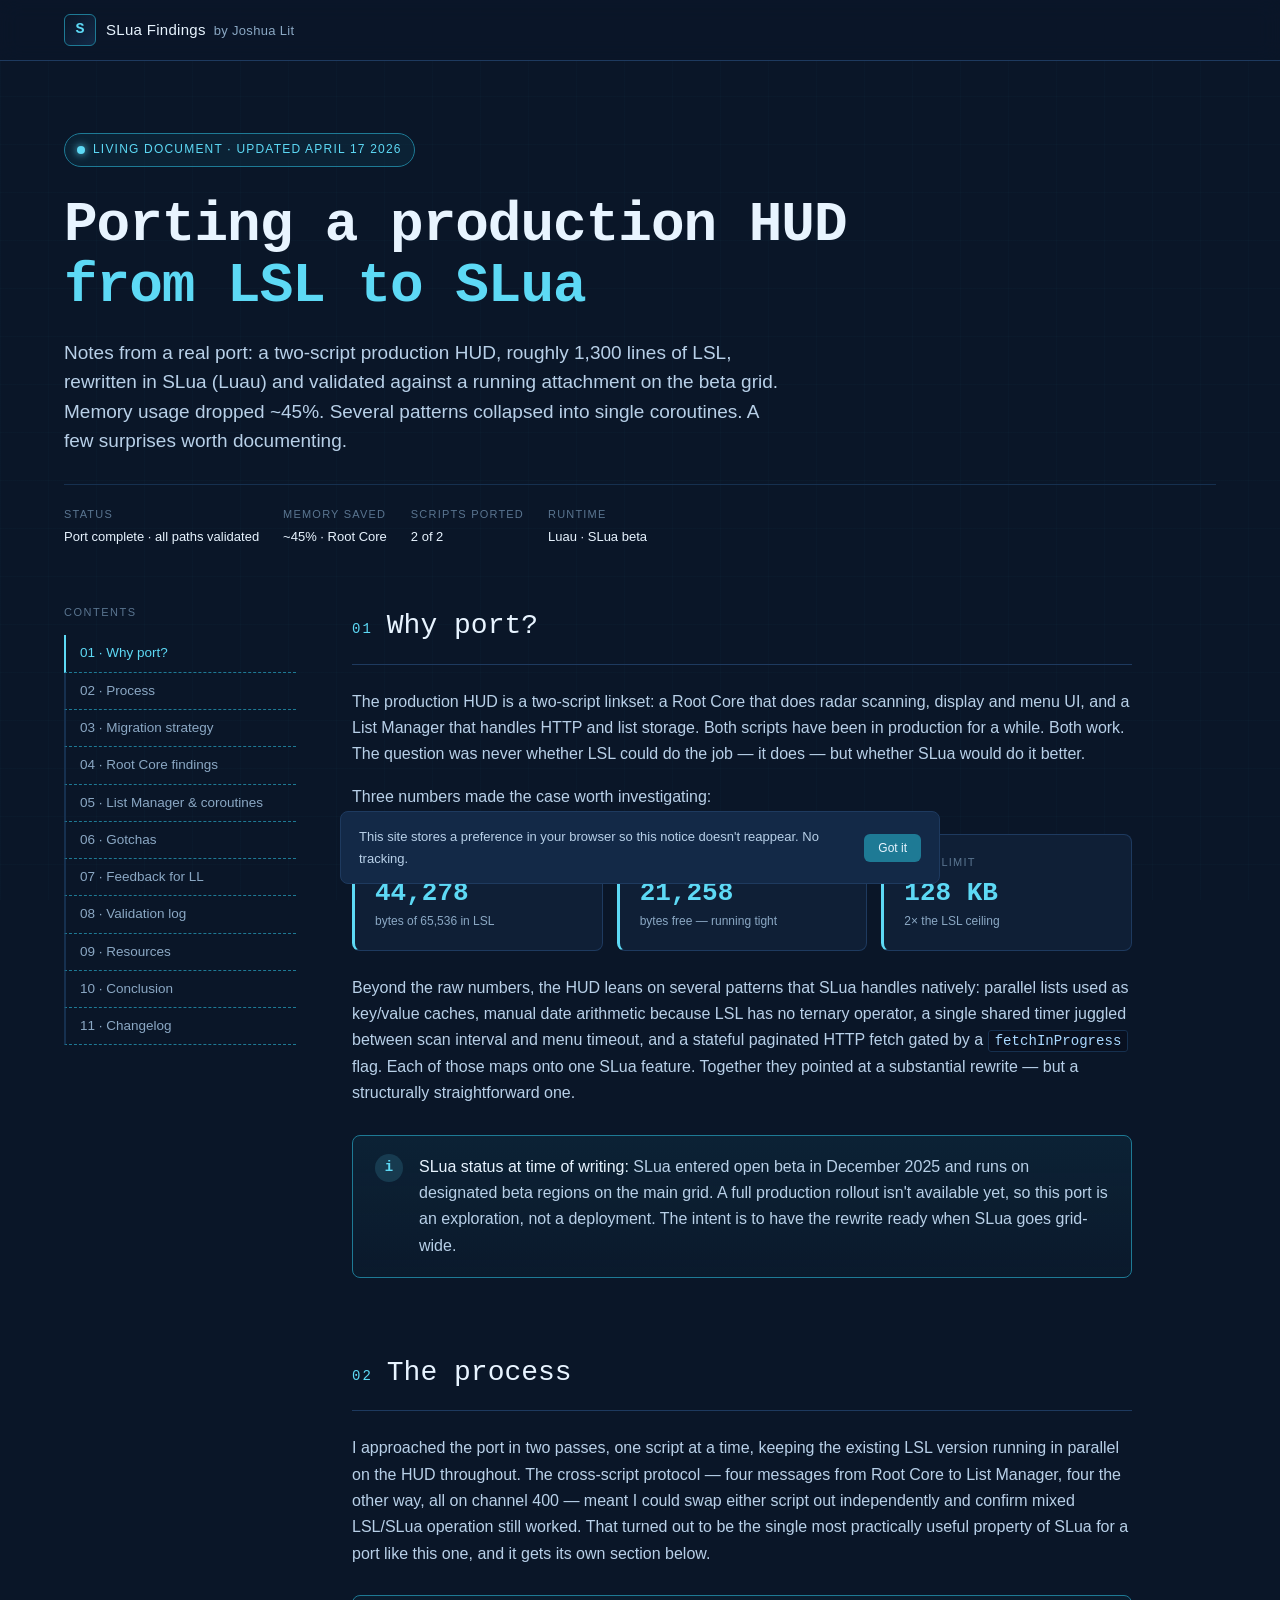
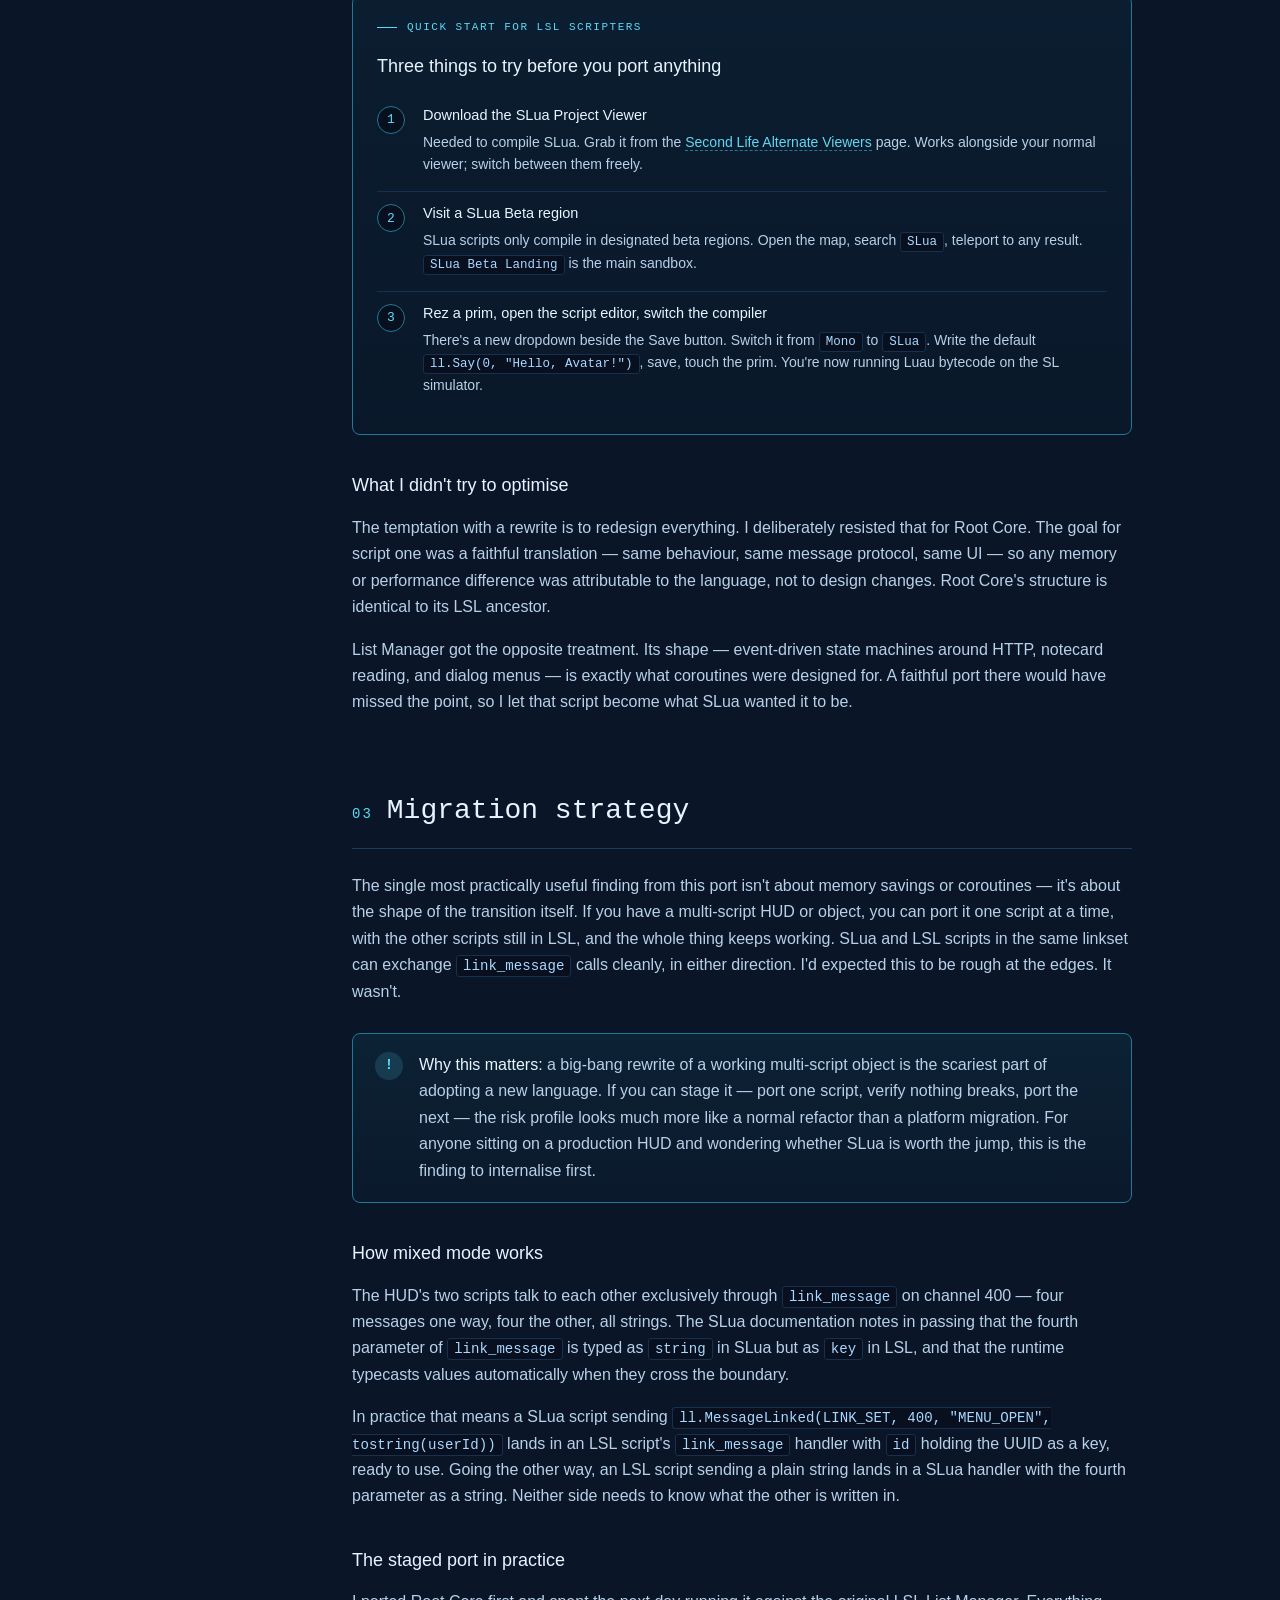
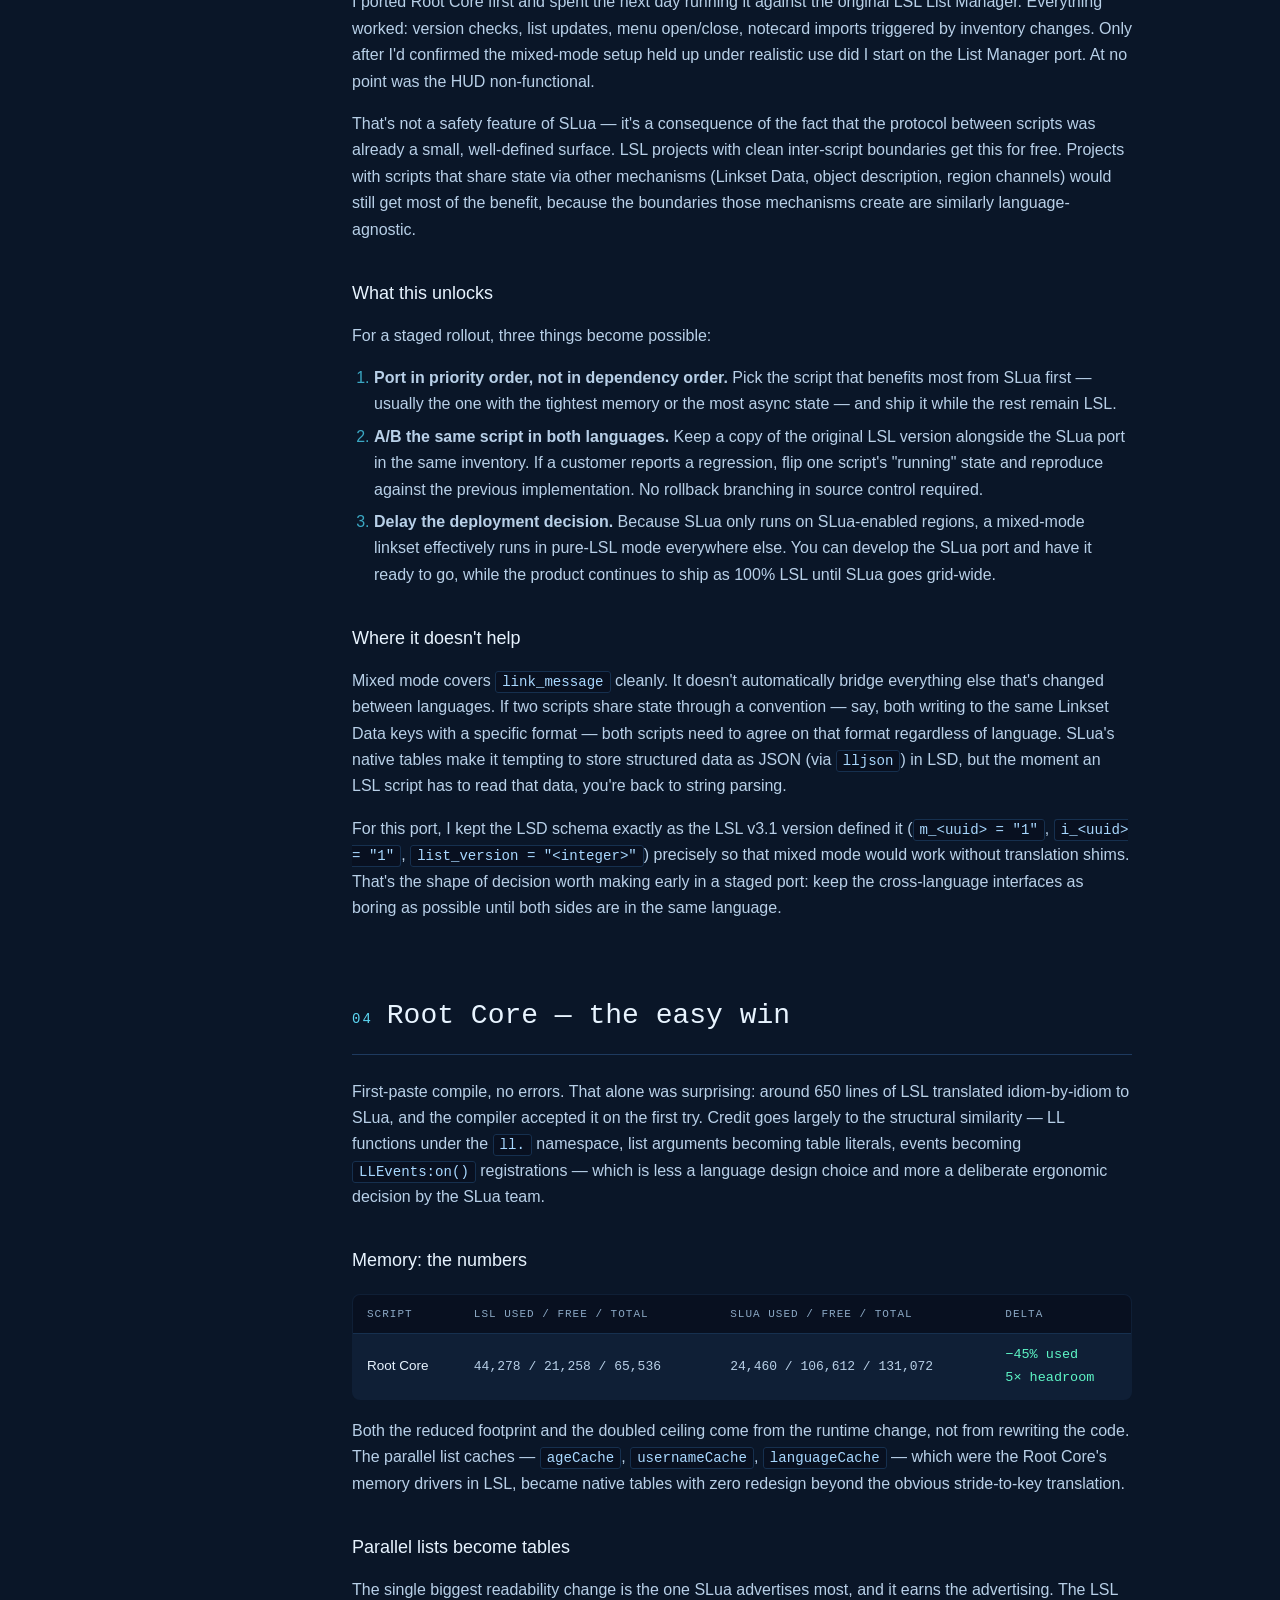
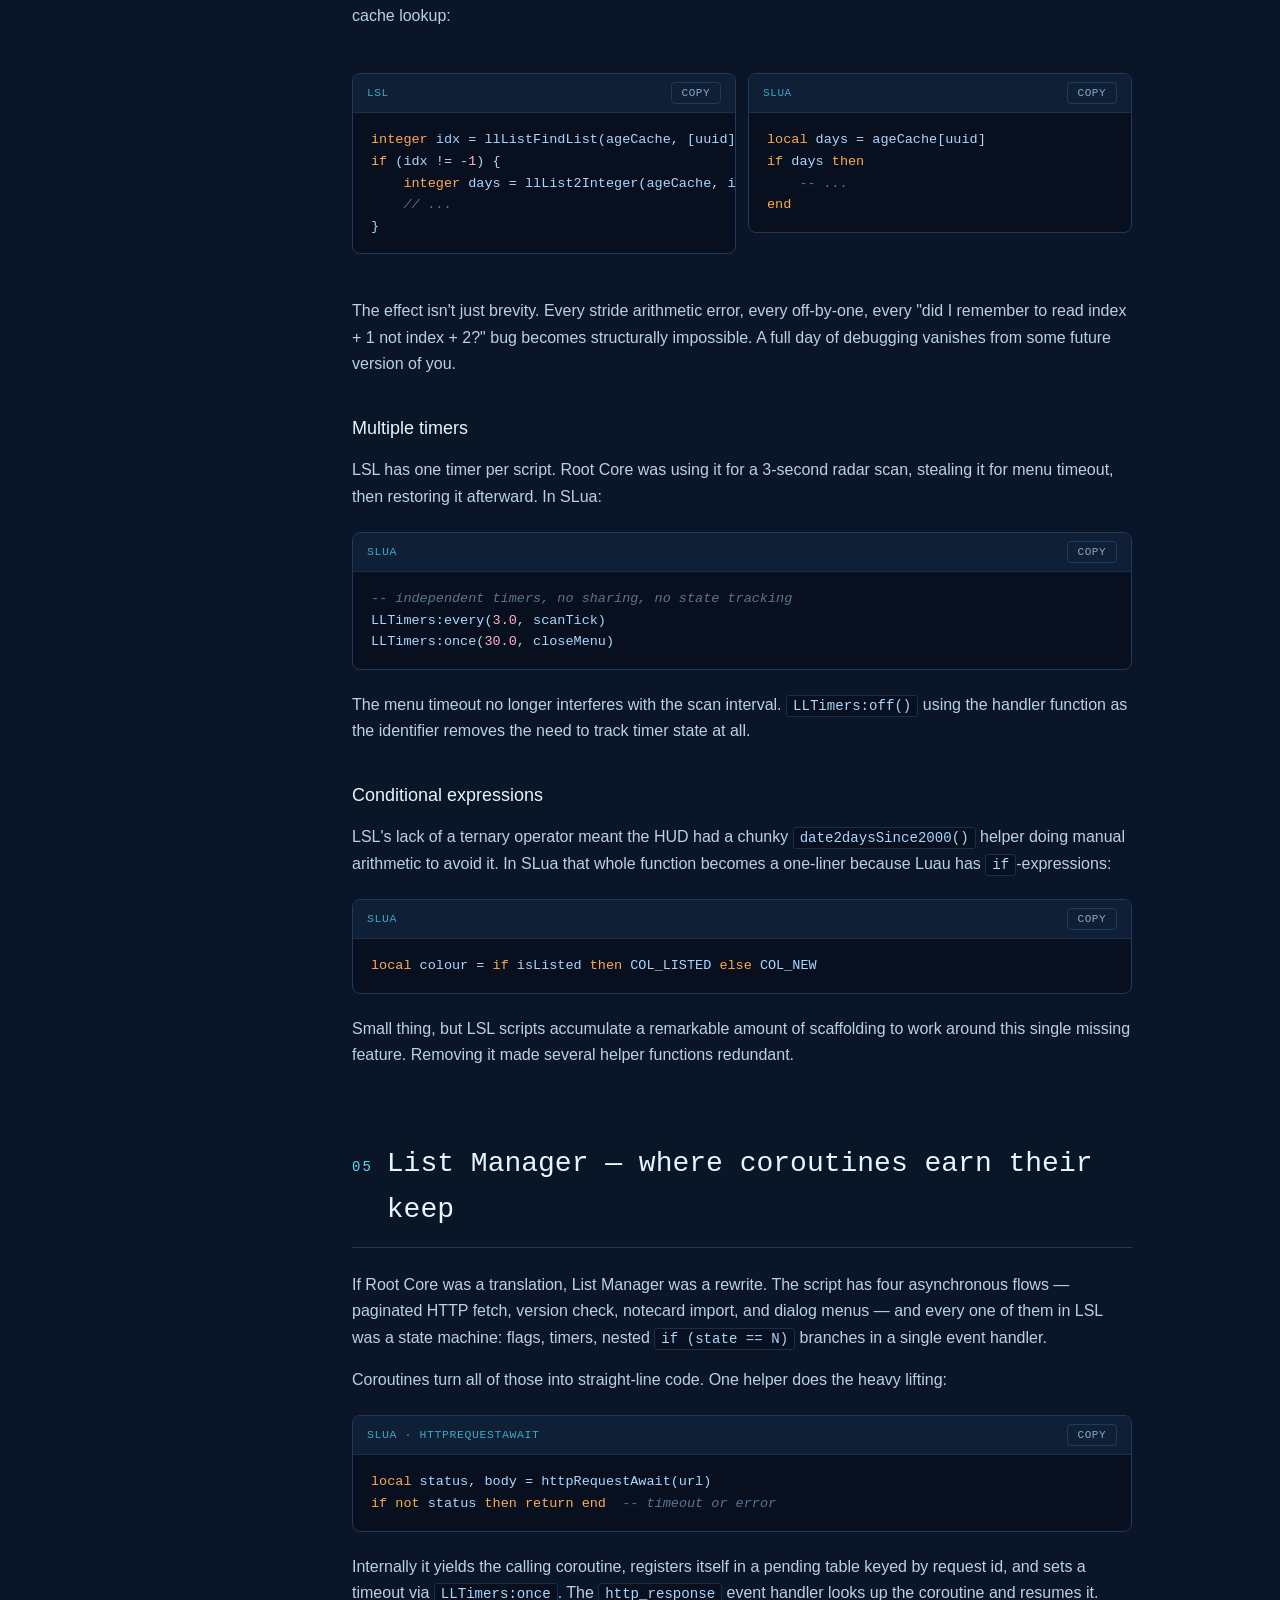
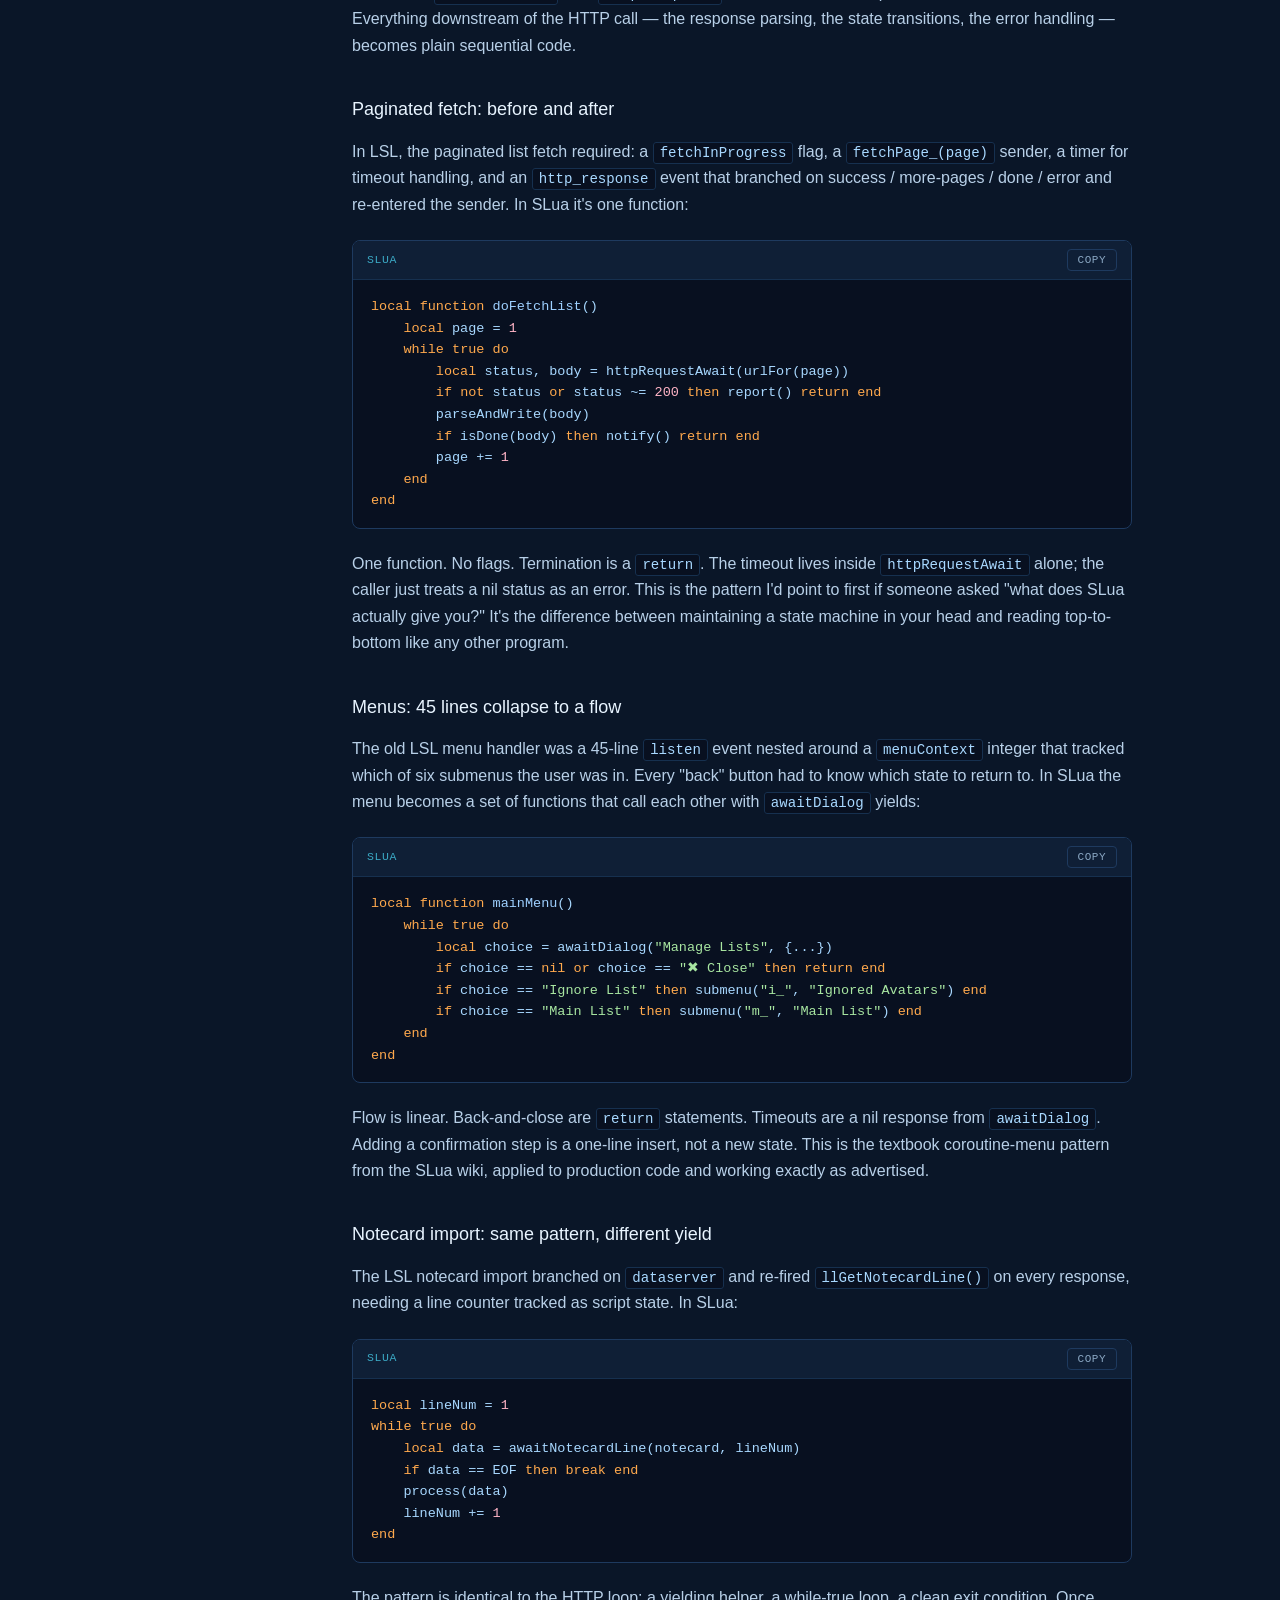
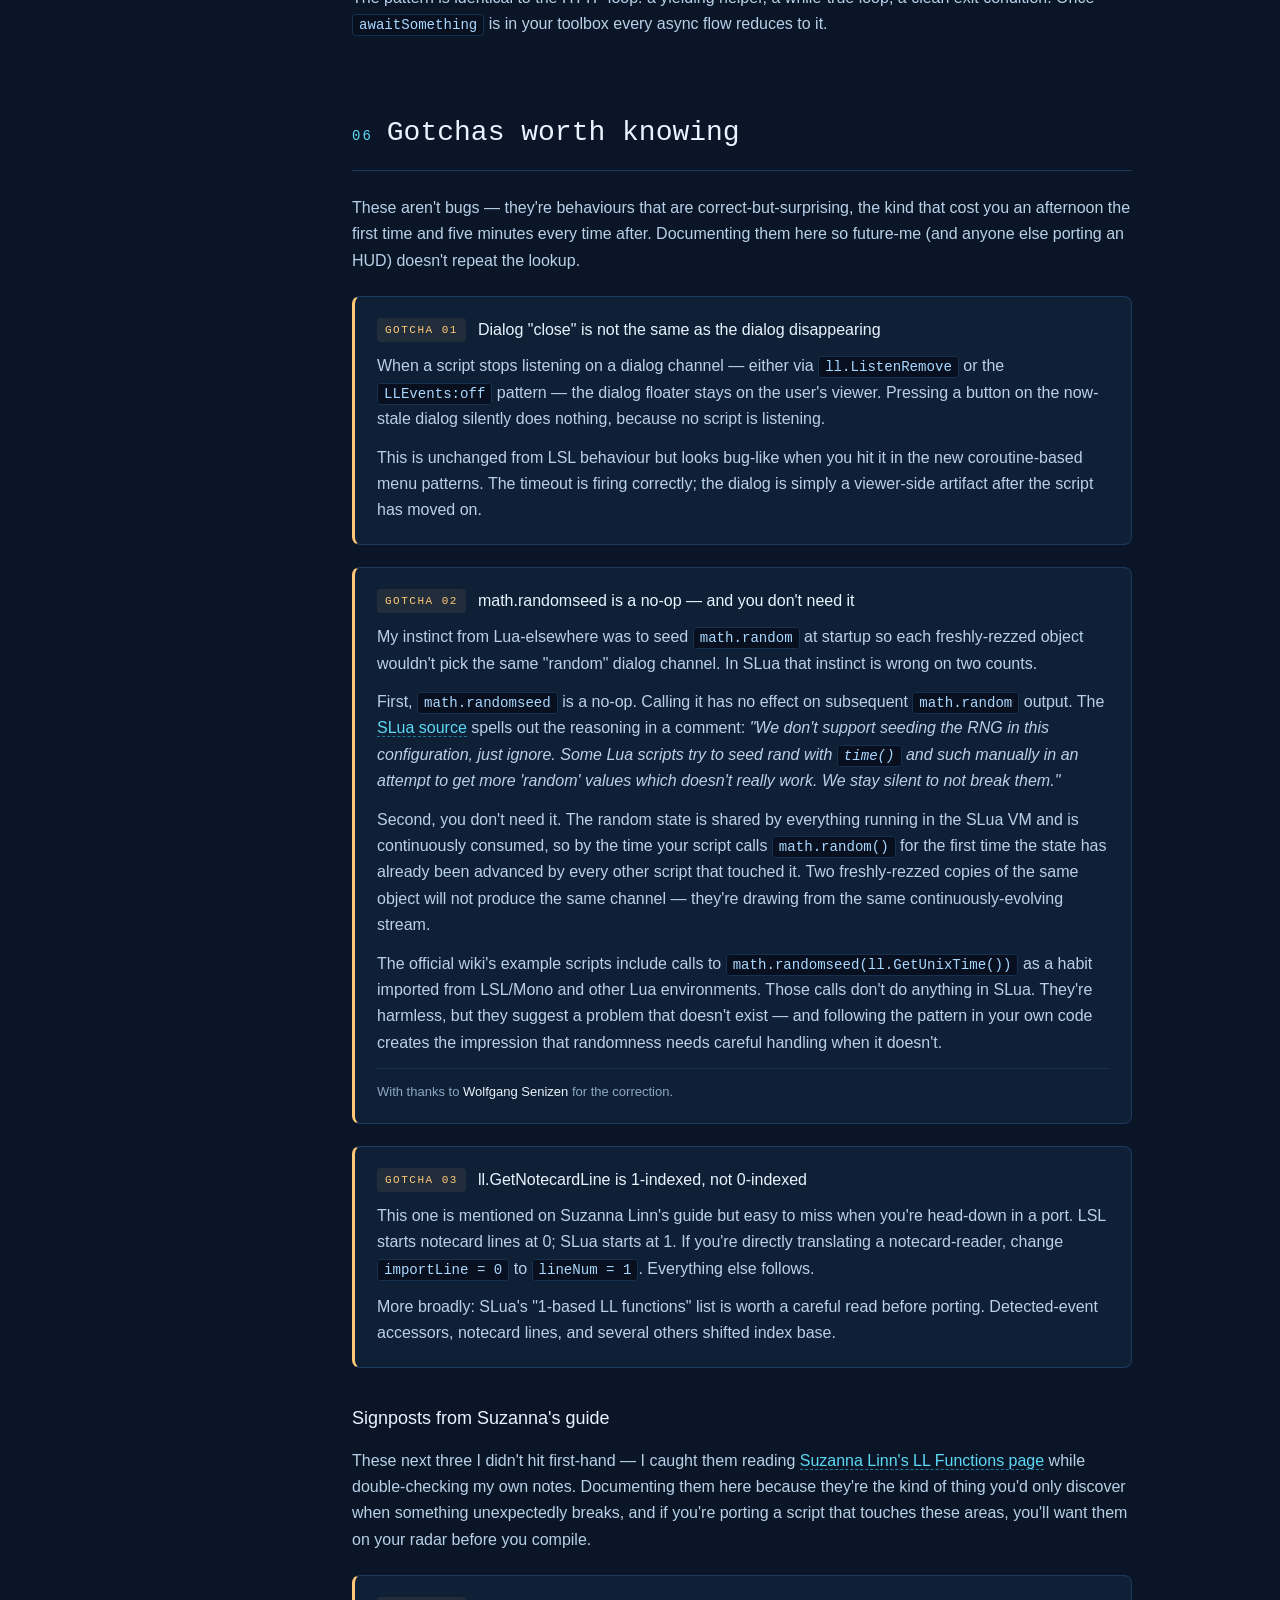
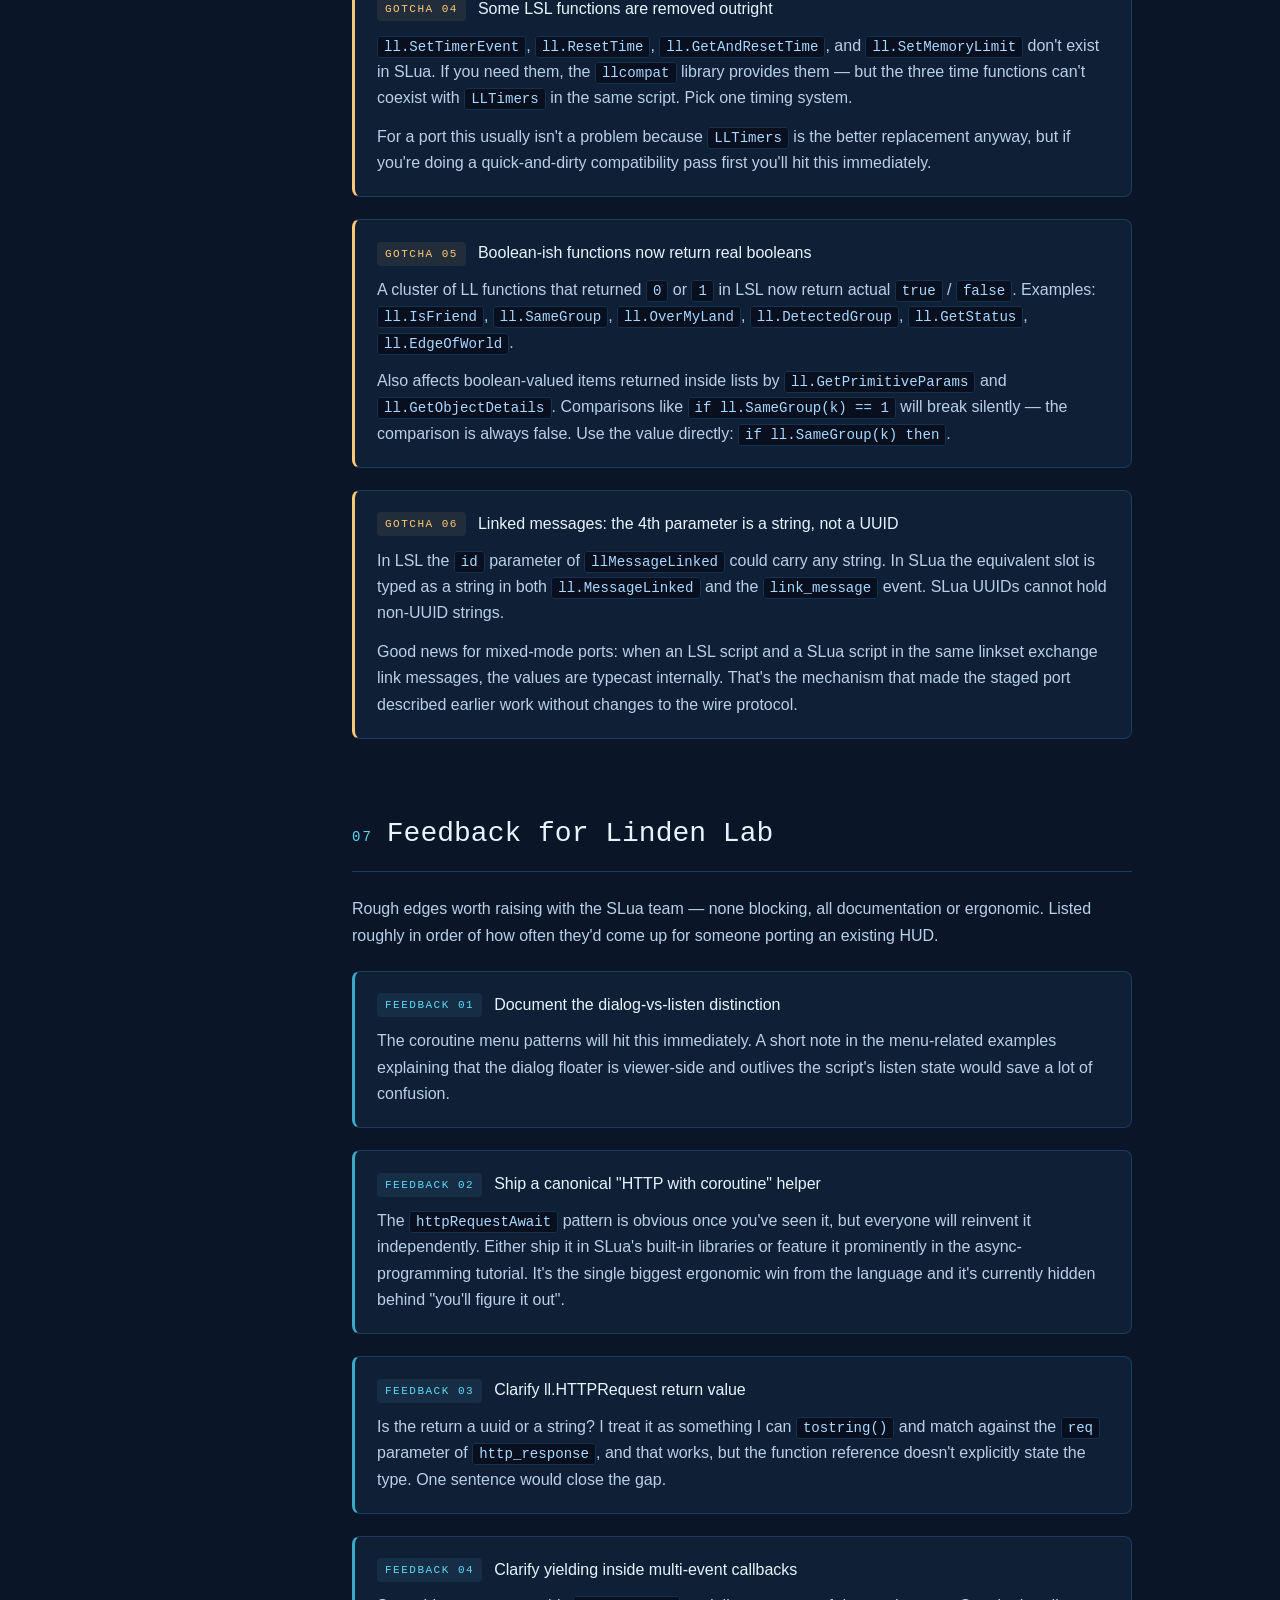
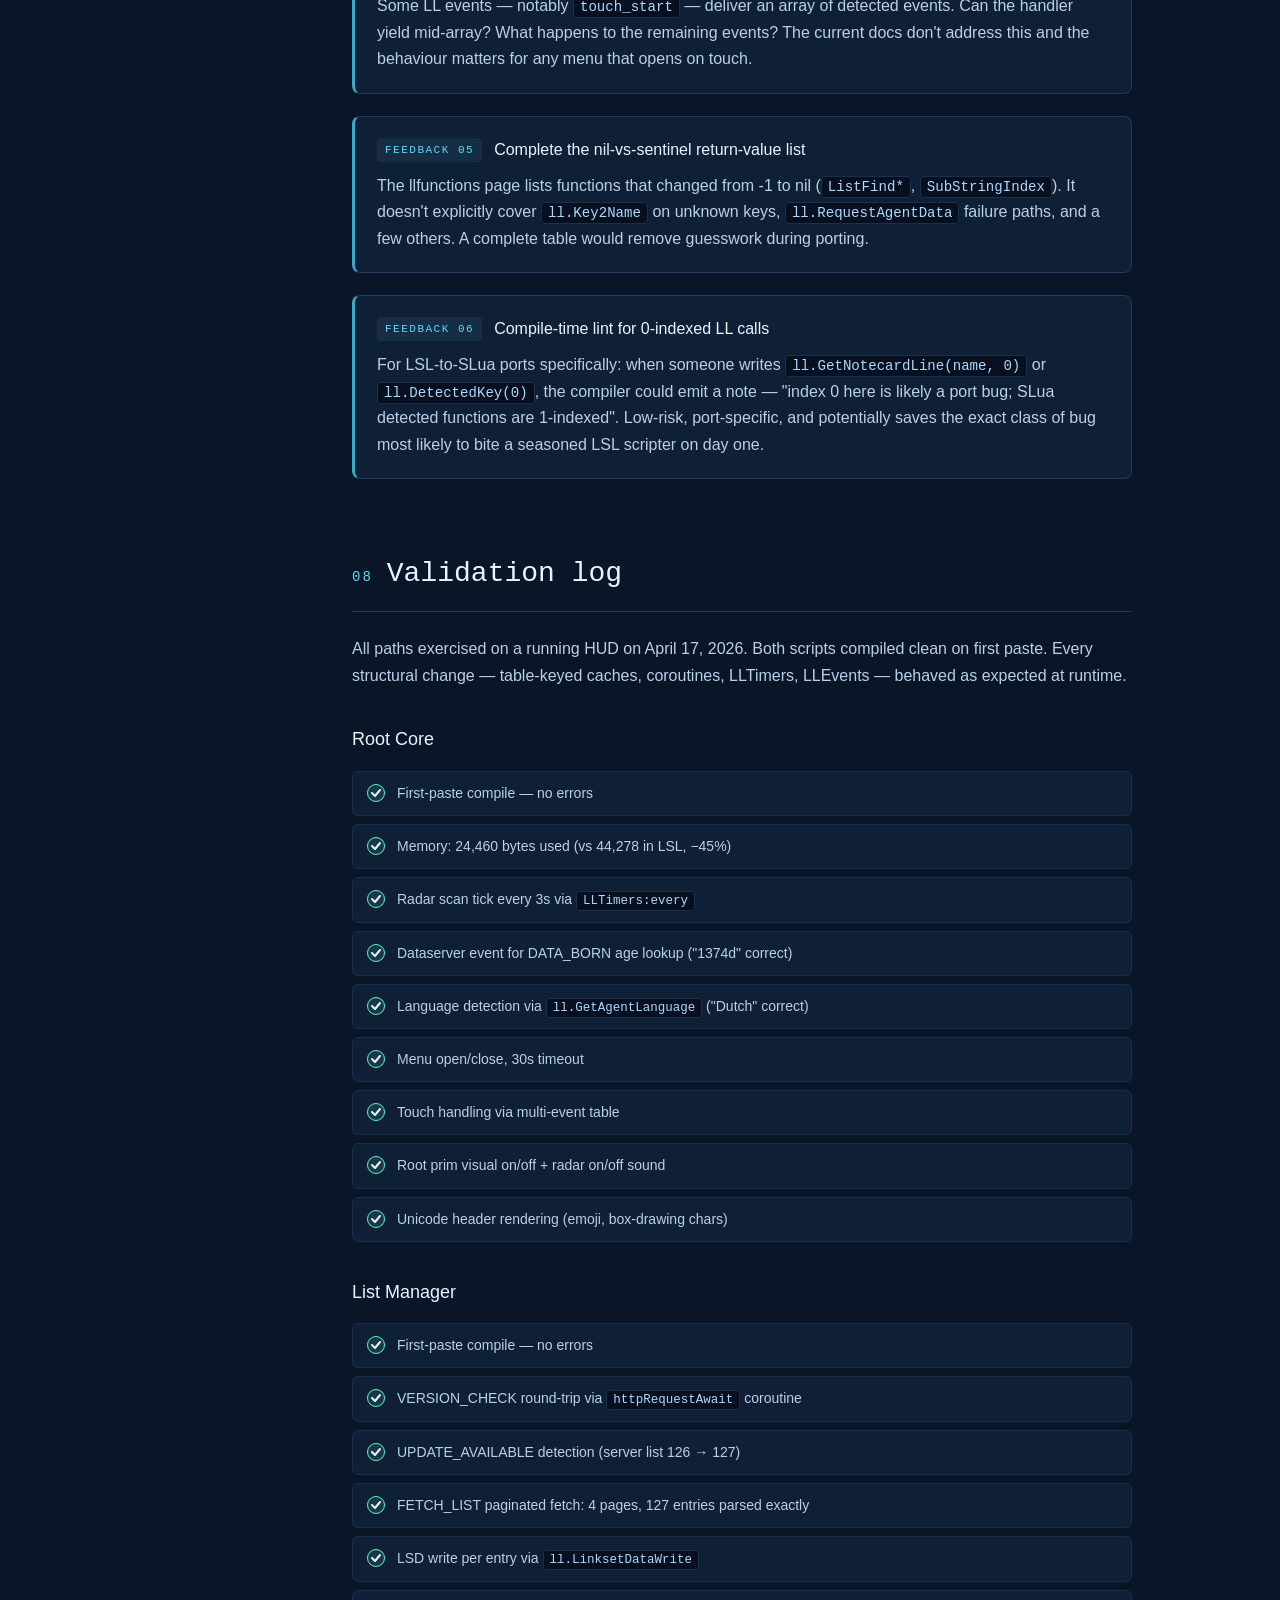
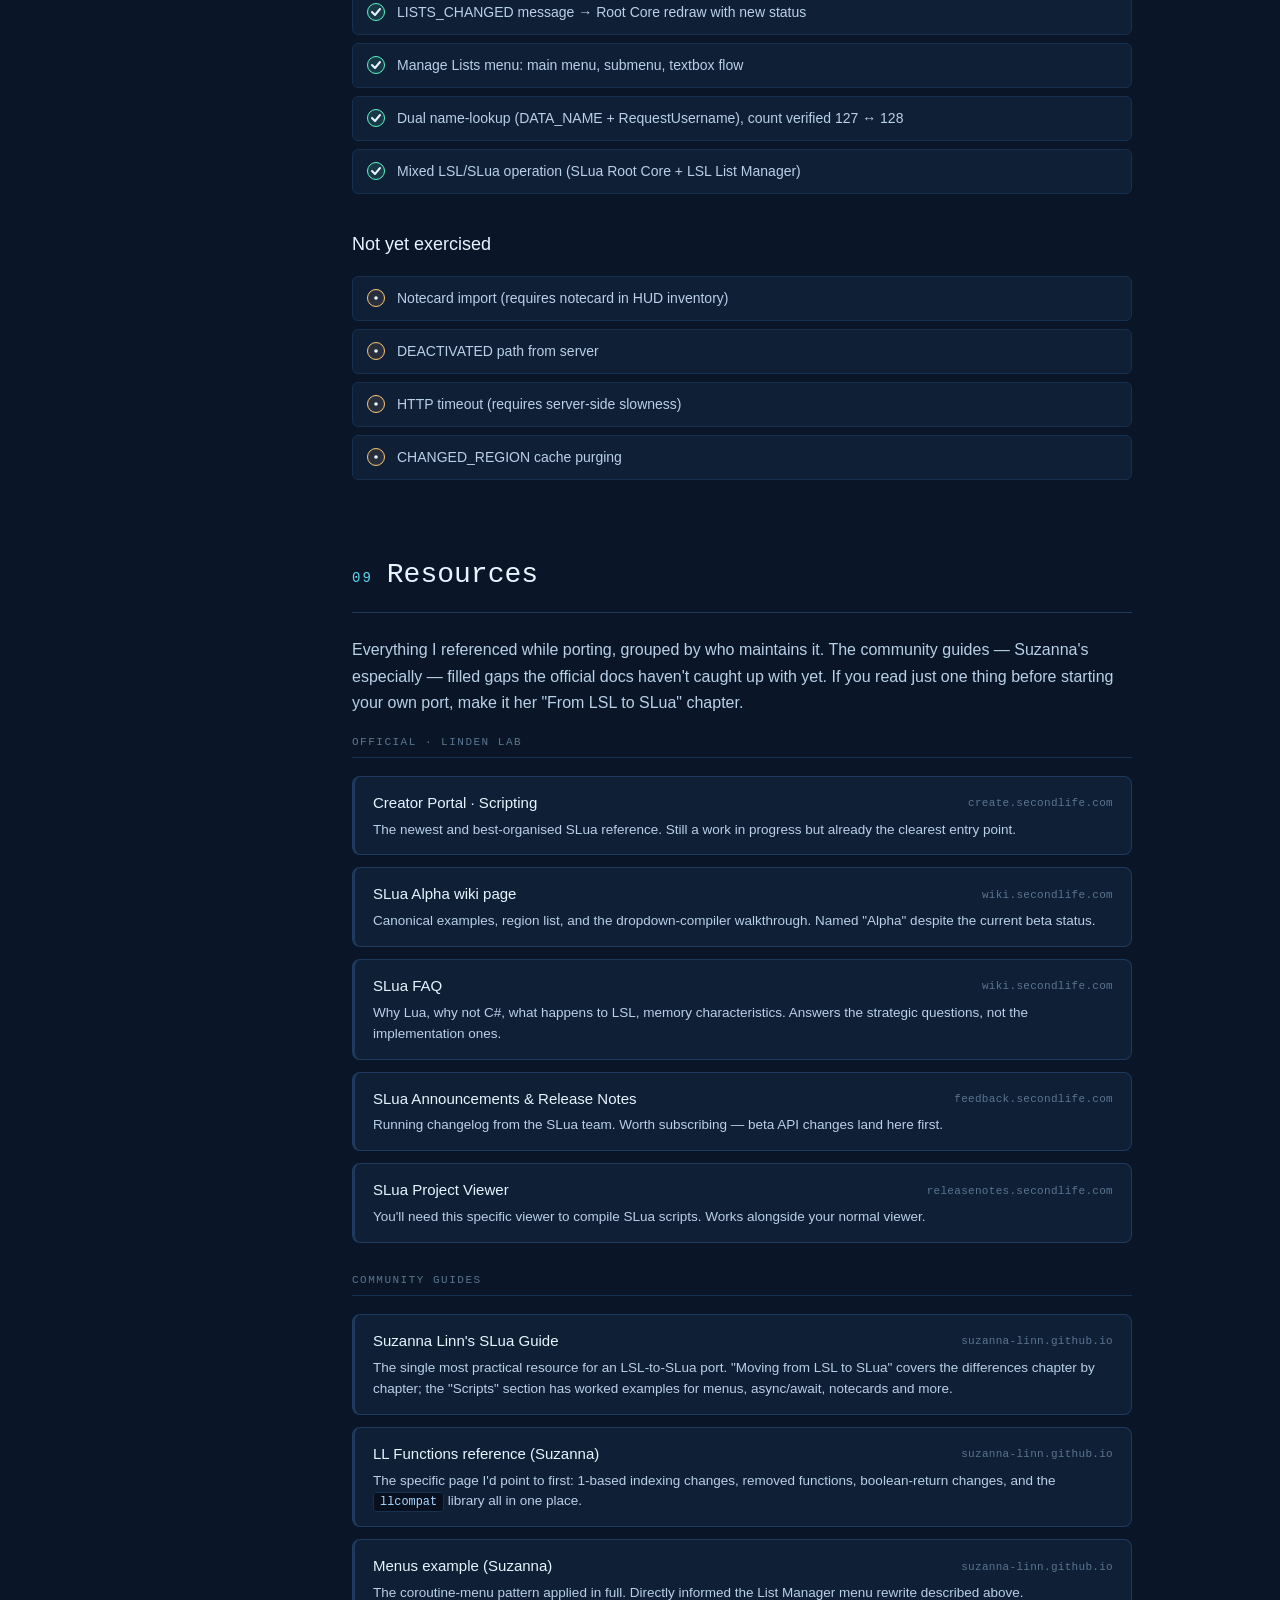
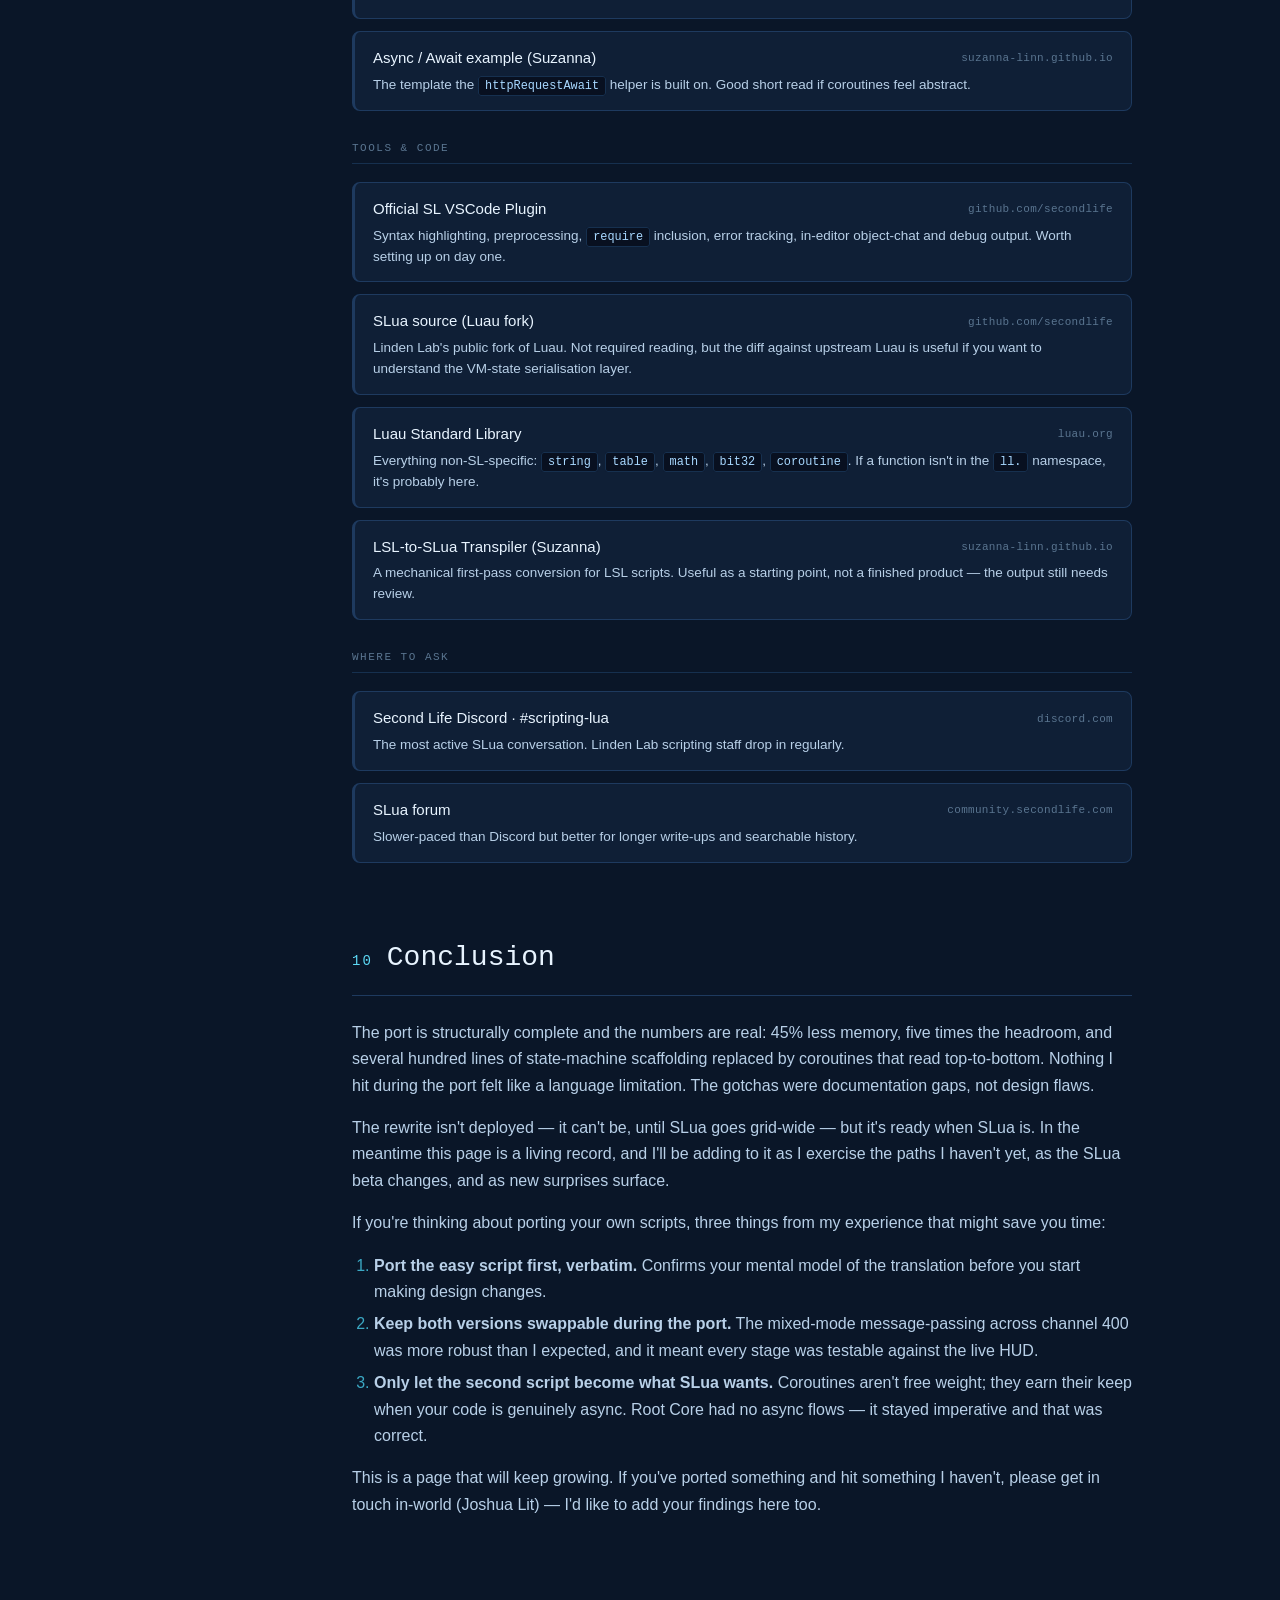
<file: slua.html>
<!DOCTYPE html>
<html lang="en">
<head>
<meta charset="UTF-8">
<meta name="viewport" content="width=device-width, initial-scale=1.0">
<title>SLua Porting Findings - Joshua Lit</title>
<link rel="icon" href="data:image/svg+xml,%3Csvg xmlns='http://www.w3.org/2000/svg' viewBox='0 0 32 32'%3E%3Crect width='32' height='32' rx='6' fill='%230a1628'/%3E%3Ctext x='16' y='22' text-anchor='middle' font-family='monospace' font-size='16' font-weight='700' fill='%235dd9f5'%3ES%3C/text%3E%3C/svg%3E">

<script>
// Cookie notice (v2)
(function(){
    if (typeof localStorage !== 'undefined') {
        if (!localStorage.getItem('cookie-ok-v2')) {
            window.addEventListener('DOMContentLoaded', function(){
                var bar = document.getElementById('cookie-notice');
                if (bar) bar.style.display = 'flex';
            });
        }
    }
})();
function dismissCookie(){
    try { localStorage.setItem('cookie-ok-v2', '1'); } catch(e){}
    var bar = document.getElementById('cookie-notice');
    if (bar) bar.style.display = 'none';
}

// Smooth-scroll with offset for sticky header
function scrollToId(id){
    var el = document.getElementById(id);
    if (!el) return;
    var y = el.getBoundingClientRect().top + window.pageYOffset - 70;
    window.scrollTo({ top: y, behavior: 'smooth' });
}

// Copy code block to clipboard
function copyCode(btn){
    var pre = btn.parentElement.querySelector('pre');
    if (!pre) return;
    var text = pre.innerText;
    if (navigator.clipboard) {
        navigator.clipboard.writeText(text).then(function(){
            var orig = btn.textContent;
            btn.textContent = 'copied';
            btn.classList.add('copied');
            setTimeout(function(){
                btn.textContent = orig;
                btn.classList.remove('copied');
            }, 1400);
        });
    }
}

// Active-section highlighting in sidebar
window.addEventListener('DOMContentLoaded', function(){
    var sections = document.querySelectorAll('section[id]');
    var links = document.querySelectorAll('.toc a');
    function update(){
        var y = window.pageYOffset + 120;
        var current = '';
        sections.forEach(function(s){
            if (s.offsetTop <= y) current = s.id;
        });
        links.forEach(function(a){
            a.classList.toggle('active', a.getAttribute('href') === '#' + current);
        });
    }
    window.addEventListener('scroll', update, { passive: true });
    update();
});
</script>

<style>
:root {
    --bg: #0a1628;
    --bg-soft: #0f1f36;
    --bg-code: #081020;
    --bg-elev: #132947;
    --border: #1e3a5f;
    --border-soft: #16304f;
    --accent: #5dd9f5;
    --accent-dim: #3ba8c4;
    --accent-deep: #1e7a95;
    --text: #e8f4ff;
    --text-mid: #b8d0e8;
    --text-soft: #8ba8c4;
    --text-mute: #5a7590;
    --code-text: #a8d8ff;
    --code-key: #ffa94d;
    --code-str: #a8e6a1;
    --code-com: #5a7590;
    --ok: #5df5c6;
    --warn: #ffc876;
    --bad: #ff7b7b;
}

*, *::before, *::after { box-sizing: border-box; }

html { scroll-behavior: smooth; }

body {
    margin: 0;
    background: var(--bg);
    color: var(--text);
    font-family: 'Inter', -apple-system, BlinkMacSystemFont, 'Segoe UI', Roboto, sans-serif;
    font-size: 16px;
    line-height: 1.65;
    -webkit-font-smoothing: antialiased;
}

/* Subtle grid overlay for technical feel */
body::before {
    content: '';
    position: fixed;
    inset: 0;
    background-image:
        linear-gradient(rgba(93, 217, 245, 0.02) 1px, transparent 1px),
        linear-gradient(90deg, rgba(93, 217, 245, 0.02) 1px, transparent 1px);
    background-size: 48px 48px;
    pointer-events: none;
    z-index: 0;
}

/* Header */
.site-header {
    position: sticky;
    top: 0;
    z-index: 50;
    background: rgba(10, 22, 40, 0.9);
    backdrop-filter: blur(10px);
    -webkit-backdrop-filter: blur(10px);
    border-bottom: 1px solid var(--border);
}

.site-header-inner {
    max-width: 1200px;
    margin: 0 auto;
    padding: 14px 24px;
    display: flex;
    align-items: center;
    justify-content: space-between;
    gap: 20px;
}

.brand {
    display: flex;
    align-items: center;
    gap: 10px;
    text-decoration: none;
    color: var(--text);
}

.brand-mark {
    width: 32px;
    height: 32px;
    border-radius: 6px;
    background: linear-gradient(135deg, #0a1628, #132947);
    border: 1px solid var(--accent-deep);
    display: grid;
    place-items: center;
    font-family: 'JetBrains Mono', monospace;
    font-weight: 700;
    color: var(--accent);
    font-size: 15px;
}

.brand-text { font-weight: 500; font-size: 15px; letter-spacing: 0.3px; }
.brand-text em { color: var(--text-soft); font-style: normal; font-weight: 400; margin-left: 8px; font-size: 13px; }

.site-nav {
    display: flex;
    gap: 4px;
    font-size: 14px;
}

.site-nav a {
    color: var(--text-mid);
    text-decoration: none;
    padding: 6px 12px;
    border-radius: 6px;
    transition: color 0.15s, background 0.15s;
}

.site-nav a:hover { color: var(--accent); background: var(--bg-soft); }

/* Hero */
.hero {
    max-width: 1200px;
    margin: 0 auto;
    padding: 72px 24px 56px;
    position: relative;
    z-index: 1;
}

.hero-status {
    display: inline-flex;
    align-items: center;
    gap: 8px;
    padding: 6px 12px;
    border: 1px solid var(--accent-deep);
    background: rgba(30, 122, 149, 0.12);
    border-radius: 100px;
    font-size: 12px;
    letter-spacing: 1.2px;
    text-transform: uppercase;
    color: var(--accent);
    font-weight: 500;
    margin-bottom: 28px;
}

.hero-status::before {
    content: '';
    width: 8px;
    height: 8px;
    border-radius: 50%;
    background: var(--accent);
    box-shadow: 0 0 8px var(--accent);
    animation: pulse 2.4s ease-in-out infinite;
}

@keyframes pulse {
    0%, 100% { opacity: 1; }
    50% { opacity: 0.4; }
}

.hero h1 {
    font-family: 'JetBrains Mono', 'Fira Code', monospace;
    font-size: clamp(36px, 5vw, 56px);
    font-weight: 600;
    line-height: 1.1;
    margin: 0 0 20px;
    letter-spacing: -1px;
    color: var(--text);
}

.hero h1 .accent { color: var(--accent); }

.hero-lede {
    font-size: 19px;
    line-height: 1.55;
    color: var(--text-mid);
    max-width: 720px;
    margin: 0 0 28px;
}

.hero-meta {
    display: flex;
    flex-wrap: wrap;
    gap: 24px;
    font-size: 13px;
    color: var(--text-soft);
    border-top: 1px solid var(--border-soft);
    padding-top: 20px;
}

.hero-meta-item { display: flex; flex-direction: column; gap: 3px; }
.hero-meta-label { text-transform: uppercase; letter-spacing: 1.2px; font-size: 11px; color: var(--text-mute); }
.hero-meta-value { color: var(--text); font-weight: 500; }

/* Layout */
.layout {
    max-width: 1200px;
    margin: 0 auto;
    padding: 0 24px 80px;
    display: grid;
    grid-template-columns: 240px 1fr;
    gap: 48px;
    position: relative;
    z-index: 1;
}

/* Sidebar / TOC */
.sidebar {
    position: sticky;
    top: 80px;
    align-self: start;
    max-height: calc(100vh - 100px);
    overflow-y: auto;
    padding-right: 8px;
}

.toc-title {
    font-size: 11px;
    text-transform: uppercase;
    letter-spacing: 1.5px;
    color: var(--text-mute);
    margin-bottom: 14px;
    font-weight: 500;
}

.toc ul { list-style: none; margin: 0; padding: 0; }
.toc li { margin: 0; }

.toc a {
    display: block;
    padding: 7px 0 7px 14px;
    font-size: 13.5px;
    color: var(--text-soft);
    text-decoration: none;
    border-left: 2px solid var(--border-soft);
    transition: color 0.15s, border-color 0.15s;
}

.toc a:hover { color: var(--text); border-left-color: var(--accent-dim); }
.toc a.active { color: var(--accent); border-left-color: var(--accent); font-weight: 500; }

/* Main content */
.content { min-width: 0; max-width: 780px; }

section { margin-bottom: 72px; scroll-margin-top: 80px; }

section h2 {
    font-family: 'JetBrains Mono', monospace;
    font-size: 28px;
    font-weight: 500;
    color: var(--text);
    margin: 0 0 24px;
    padding-bottom: 14px;
    border-bottom: 1px solid var(--border);
    display: flex;
    align-items: baseline;
    gap: 14px;
}

section h2 .num {
    color: var(--accent);
    font-size: 14px;
    letter-spacing: 2px;
    font-weight: 400;
}

section h3 {
    font-size: 18px;
    font-weight: 500;
    color: var(--text);
    margin: 36px 0 14px;
}

p { margin: 0 0 16px; color: var(--text-mid); }
p strong { color: var(--text); font-weight: 500; }

ul, ol { color: var(--text-mid); padding-left: 22px; }
li { margin-bottom: 6px; }
li::marker { color: var(--accent-dim); }

a { color: var(--accent); text-decoration: none; border-bottom: 1px dashed var(--accent-deep); }
a:hover { border-bottom-style: solid; }

/* Inline code */
code {
    font-family: 'JetBrains Mono', 'Fira Code', monospace;
    font-size: 0.88em;
    background: var(--bg-code);
    color: var(--code-text);
    padding: 2px 6px;
    border-radius: 3px;
    border: 1px solid var(--border-soft);
}

/* Code block */
.code-block {
    position: relative;
    margin: 22px 0;
    border-radius: 8px;
    overflow: hidden;
    border: 1px solid var(--border);
    background: var(--bg-code);
}

.code-header {
    display: flex;
    align-items: center;
    justify-content: space-between;
    padding: 8px 14px;
    background: var(--bg-soft);
    border-bottom: 1px solid var(--border-soft);
    font-family: 'JetBrains Mono', monospace;
    font-size: 11.5px;
    letter-spacing: 0.6px;
    color: var(--text-soft);
    text-transform: uppercase;
}

.code-lang { color: var(--accent-dim); font-weight: 500; }

.code-block pre {
    margin: 0;
    padding: 16px 18px;
    overflow-x: auto;
    font-family: 'JetBrains Mono', 'Fira Code', monospace;
    font-size: 13.5px;
    line-height: 1.6;
    color: var(--code-text);
    background: transparent;
}

.code-block pre code {
    background: transparent;
    border: 0;
    padding: 0;
    color: inherit;
    font-size: inherit;
}

.copy-btn {
    background: transparent;
    border: 1px solid var(--border);
    color: var(--text-soft);
    font-family: 'JetBrains Mono', monospace;
    font-size: 11px;
    padding: 4px 10px;
    border-radius: 4px;
    cursor: pointer;
    text-transform: uppercase;
    letter-spacing: 0.5px;
    transition: all 0.15s;
}

.copy-btn:hover { color: var(--accent); border-color: var(--accent-deep); }
.copy-btn.copied { color: var(--ok); border-color: var(--ok); }

/* Syntax highlight (lightweight) */
.tok-com { color: var(--code-com); font-style: italic; }
.tok-kw { color: var(--code-key); }
.tok-str { color: var(--code-str); }
.tok-fn { color: #9ed0ff; }
.tok-num { color: #ffb4c6; }

/* Side-by-side diff */
.diff {
    display: grid;
    grid-template-columns: 1fr 1fr;
    gap: 12px;
    margin: 22px 0;
}

@media (max-width: 720px) {
    .diff { grid-template-columns: 1fr; }
}

.diff-col { min-width: 0; }

.diff .code-header { font-size: 11px; }
.diff-col.before .code-header { color: var(--warn); }
.diff-col.after .code-header { color: var(--ok); }

/* Metric cards */
.metrics {
    display: grid;
    grid-template-columns: repeat(auto-fit, minmax(180px, 1fr));
    gap: 14px;
    margin: 24px 0;
}

.metric {
    background: var(--bg-soft);
    border: 1px solid var(--border);
    border-radius: 8px;
    padding: 18px 20px;
    border-left: 3px solid var(--accent);
}

.metric-label {
    font-size: 11px;
    text-transform: uppercase;
    letter-spacing: 1.2px;
    color: var(--text-mute);
    margin-bottom: 8px;
    font-weight: 500;
}

.metric-value {
    font-family: 'JetBrains Mono', monospace;
    font-size: 26px;
    font-weight: 600;
    color: var(--accent);
    line-height: 1.1;
    margin-bottom: 4px;
}

.metric-sub { font-size: 12px; color: var(--text-soft); }

/* Finding callouts */
.finding {
    background: var(--bg-soft);
    border: 1px solid var(--border);
    border-left: 3px solid var(--accent);
    border-radius: 8px;
    padding: 20px 22px;
    margin: 22px 0;
}

.finding-head {
    display: flex;
    align-items: center;
    gap: 12px;
    margin-bottom: 10px;
}

.finding-num {
    font-family: 'JetBrains Mono', monospace;
    font-size: 11px;
    letter-spacing: 1.5px;
    color: var(--accent);
    text-transform: uppercase;
    font-weight: 500;
    padding: 3px 8px;
    background: rgba(93, 217, 245, 0.08);
    border-radius: 4px;
}

.finding-title { font-size: 16px; font-weight: 500; color: var(--text); margin: 0; }
.finding p { margin: 0 0 12px; }
.finding p:last-child { margin-bottom: 0; }

.finding.gotcha { border-left-color: var(--warn); }
.finding.gotcha .finding-num { color: var(--warn); background: rgba(255, 200, 118, 0.08); }

.finding.feedback { border-left-color: var(--accent-dim); }

/* Memory comparison table */
.mem-table {
    width: 100%;
    border-collapse: collapse;
    margin: 18px 0;
    background: var(--bg-soft);
    border: 1px solid var(--border);
    border-radius: 8px;
    overflow: hidden;
    font-size: 13.5px;
}

.mem-table th, .mem-table td {
    padding: 10px 14px;
    text-align: left;
    border-bottom: 1px solid var(--border-soft);
}

.mem-table th {
    background: var(--bg-code);
    font-family: 'JetBrains Mono', monospace;
    font-size: 11px;
    letter-spacing: 1px;
    text-transform: uppercase;
    color: var(--text-soft);
    font-weight: 500;
}

.mem-table td { color: var(--text-mid); }
.mem-table td:first-child { color: var(--text); font-weight: 500; }
.mem-table .num-cell { font-family: 'JetBrains Mono', monospace; font-size: 13px; }
.mem-table .delta { color: var(--ok); font-family: 'JetBrains Mono', monospace; font-weight: 500; }
.mem-table tr:last-child td { border-bottom: 0; }

/* Validation list */
.validate-grid {
    display: grid;
    grid-template-columns: 1fr;
    gap: 8px;
    margin: 16px 0;
}

.validate-item {
    display: flex;
    align-items: flex-start;
    gap: 12px;
    padding: 10px 14px;
    background: var(--bg-soft);
    border: 1px solid var(--border-soft);
    border-radius: 6px;
    font-size: 14px;
}

.validate-check {
    width: 18px;
    height: 18px;
    border-radius: 50%;
    background: rgba(93, 245, 198, 0.12);
    border: 1px solid var(--ok);
    display: grid;
    place-items: center;
    flex-shrink: 0;
    margin-top: 2px;
}

.validate-check svg { width: 10px; height: 10px; fill: var(--ok); }

.validate-item.partial .validate-check { border-color: var(--warn); background: rgba(255, 200, 118, 0.1); }
.validate-item.partial .validate-check svg { fill: var(--warn); }

.validate-text { color: var(--text-mid); }
.validate-text code { font-size: 12.5px; }

/* Banner / note block */
.banner {
    padding: 18px 22px;
    border-radius: 8px;
    border: 1px solid var(--accent-deep);
    background: linear-gradient(180deg, rgba(30, 122, 149, 0.12), rgba(30, 122, 149, 0.04));
    margin: 28px 0;
    display: flex;
    gap: 16px;
    align-items: flex-start;
}

.banner-icon {
    flex-shrink: 0;
    width: 28px;
    height: 28px;
    border-radius: 50%;
    background: rgba(93, 217, 245, 0.15);
    display: grid;
    place-items: center;
    color: var(--accent);
    font-family: 'JetBrains Mono', monospace;
    font-weight: 700;
    font-size: 14px;
}

.banner-body { flex: 1; }
.banner p { margin-bottom: 8px; }
.banner p:last-child { margin-bottom: 0; }

/* Changelog */
.changelog-item {
    padding: 16px 0;
    border-bottom: 1px solid var(--border-soft);
}

.changelog-item:last-child { border-bottom: 0; }

.changelog-date {
    font-family: 'JetBrains Mono', monospace;
    font-size: 12px;
    color: var(--accent);
    letter-spacing: 0.5px;
    margin-bottom: 6px;
}

.changelog-title { font-weight: 500; color: var(--text); margin-bottom: 6px; }
.changelog-item p { margin: 0; font-size: 14px; }

.finding-credit {
    margin-top: 14px;
    padding-top: 12px;
    border-top: 1px solid var(--border-soft);
    font-size: 13px;
    color: var(--text-soft);
}

/* Quick-start box */
.quickstart {
    margin: 28px 0;
    border: 1px solid var(--accent-deep);
    border-radius: 8px;
    background: linear-gradient(180deg, rgba(30, 122, 149, 0.08), rgba(30, 122, 149, 0.02));
    padding: 22px 24px;
}

.quickstart-label {
    font-family: 'JetBrains Mono', monospace;
    font-size: 11px;
    letter-spacing: 1.5px;
    text-transform: uppercase;
    color: var(--accent);
    font-weight: 500;
    margin-bottom: 16px;
    display: flex;
    align-items: center;
    gap: 10px;
}

.quickstart-label::before {
    content: '';
    width: 20px;
    height: 1px;
    background: var(--accent);
}

.quickstart h3 { margin: 0 0 18px; font-size: 18px; }

.qs-steps { list-style: none; margin: 0; padding: 0; counter-reset: qs; }

.qs-steps li {
    counter-increment: qs;
    display: grid;
    grid-template-columns: 32px 1fr;
    gap: 14px;
    padding: 10px 0;
    border-top: 1px solid var(--border-soft);
    align-items: start;
}

.qs-steps li:first-child { border-top: 0; padding-top: 4px; }

.qs-steps li::before {
    content: counter(qs);
    font-family: 'JetBrains Mono', monospace;
    font-size: 13px;
    font-weight: 500;
    color: var(--accent);
    background: var(--bg-code);
    border: 1px solid var(--accent-deep);
    border-radius: 50%;
    width: 28px;
    height: 28px;
    display: grid;
    place-items: center;
    margin-top: 2px;
}

.qs-step-title { font-weight: 500; color: var(--text); font-size: 14.5px; margin-bottom: 4px; }
.qs-step-body { font-size: 14px; color: var(--text-mid); line-height: 1.55; }
.qs-step-body code { font-size: 12.5px; }

/* Resources grid */
.res-grid {
    display: grid;
    grid-template-columns: 1fr;
    gap: 12px;
    margin: 18px 0 28px;
}

.res-card {
    display: block;
    padding: 14px 18px;
    background: var(--bg-soft);
    border: 1px solid var(--border);
    border-left: 3px solid var(--border);
    border-radius: 8px;
    text-decoration: none;
    transition: border-color 0.15s, transform 0.15s;
}

.res-card:hover {
    border-left-color: var(--accent);
    border-color: var(--border-soft);
    transform: translateX(2px);
}

.res-card-head {
    display: flex;
    align-items: center;
    justify-content: space-between;
    gap: 10px;
    margin-bottom: 4px;
}

.res-title { font-weight: 500; color: var(--text); font-size: 15px; }
.res-host {
    font-family: 'JetBrains Mono', monospace;
    font-size: 11px;
    color: var(--text-mute);
    letter-spacing: 0.3px;
}

.res-desc { font-size: 13.5px; color: var(--text-mid); margin: 0; line-height: 1.55; }

.res-group-title {
    font-family: 'JetBrains Mono', monospace;
    font-size: 11px;
    letter-spacing: 1.5px;
    text-transform: uppercase;
    color: var(--text-mute);
    margin: 28px 0 10px;
    padding-bottom: 6px;
    border-bottom: 1px solid var(--border-soft);
}

.res-group-title:first-of-type { margin-top: 8px; }

/* Footer */
footer {
    max-width: 1200px;
    margin: 0 auto;
    padding: 40px 24px;
    border-top: 1px solid var(--border);
    font-size: 13px;
    color: var(--text-soft);
    text-align: center;
    position: relative;
    z-index: 1;
}

footer p { color: var(--text-soft); margin-bottom: 8px; }
footer a { color: var(--accent-dim); }
footer .to-top {
    display: inline-block;
    padding: 8px 18px;
    border: 1px solid var(--border);
    border-radius: 100px;
    color: var(--accent);
    text-decoration: none;
    border-bottom: 1px solid var(--border);
    font-size: 12px;
    letter-spacing: 0.5px;
    margin-bottom: 20px;
    transition: border-color 0.15s, color 0.15s;
}
footer .to-top:hover {
    border-color: var(--accent-deep);
    color: var(--text);
    border-bottom-style: solid;
}

/* Cookie notice */
#cookie-notice {
    display: none;
    position: fixed;
    bottom: 16px;
    left: 16px;
    right: 16px;
    max-width: 600px;
    margin: 0 auto;
    padding: 14px 18px;
    background: var(--bg-elev);
    border: 1px solid var(--border);
    border-radius: 8px;
    align-items: center;
    gap: 14px;
    z-index: 100;
    font-size: 13px;
    color: var(--text-mid);
}

#cookie-notice button {
    background: var(--accent-deep);
    color: var(--text);
    border: 0;
    padding: 7px 14px;
    border-radius: 6px;
    cursor: pointer;
    font-size: 12px;
    font-weight: 500;
    flex-shrink: 0;
}

#cookie-notice button:hover { background: var(--accent-dim); color: var(--bg); }

/* Responsive */
@media (max-width: 900px) {
    .layout { grid-template-columns: 1fr; gap: 24px; }
    .sidebar { position: static; max-height: none; padding-right: 0; }
    .toc { display: flex; flex-wrap: wrap; gap: 6px; }
    .toc ul { display: flex; flex-wrap: wrap; gap: 6px; }
    .toc a { border-left: 0; padding: 6px 10px; background: var(--bg-soft); border: 1px solid var(--border-soft); border-radius: 6px; font-size: 12.5px; }
    .toc a.active { background: rgba(93, 217, 245, 0.08); border-color: var(--accent-deep); }
    .site-nav { display: none; }
}

@media (max-width: 520px) {
    .hero { padding: 48px 20px 40px; }
    .hero h1 { font-size: 32px; }
    .hero-lede { font-size: 16px; }
    .layout { padding: 0 20px 60px; }
    section h2 { font-size: 22px; }
    .hero-meta { gap: 16px; }
}
</style>
</head>
<body>

<header class="site-header">
    <div class="site-header-inner">
        <div class="brand">
            <span class="brand-mark">S</span>
            <span class="brand-text">SLua Findings<em>by Joshua Lit</em></span>
        </div>
    </div>
</header>

<div class="hero">
    <div class="hero-status">Living document · Updated April 17 2026</div>
    <h1>Porting a production HUD<br><span class="accent">from LSL to SLua</span></h1>
    <p class="hero-lede">
        Notes from a real port: a two-script production HUD, roughly 1,300 lines of LSL,
        rewritten in SLua (Luau) and validated against a running attachment on the beta grid.
        Memory usage dropped ~45%. Several patterns collapsed into single coroutines.
        A few surprises worth documenting.
    </p>
    <div class="hero-meta">
        <div class="hero-meta-item">
            <span class="hero-meta-label">Status</span>
            <span class="hero-meta-value">Port complete &middot; all paths validated</span>
        </div>
        <div class="hero-meta-item">
            <span class="hero-meta-label">Memory saved</span>
            <span class="hero-meta-value">~45% &middot; Root Core</span>
        </div>
        <div class="hero-meta-item">
            <span class="hero-meta-label">Scripts ported</span>
            <span class="hero-meta-value">2 of 2</span>
        </div>
        <div class="hero-meta-item">
            <span class="hero-meta-label">Runtime</span>
            <span class="hero-meta-value">Luau &middot; SLua beta</span>
        </div>
    </div>
</div>

<div class="layout">
    <aside class="sidebar">
        <div class="toc-title">Contents</div>
        <nav class="toc">
            <ul>
                <li><a href="#intro" onclick="event.preventDefault(); scrollToId('intro');">01 &middot; Why port?</a></li>
                <li><a href="#process" onclick="event.preventDefault(); scrollToId('process');">02 &middot; Process</a></li>
                <li><a href="#migration-strategy" onclick="event.preventDefault(); scrollToId('migration-strategy');">03 &middot; Migration strategy</a></li>
                <li><a href="#root-core" onclick="event.preventDefault(); scrollToId('root-core');">04 &middot; Root Core findings</a></li>
                <li><a href="#list-manager" onclick="event.preventDefault(); scrollToId('list-manager');">05 &middot; List Manager &amp; coroutines</a></li>
                <li><a href="#gotchas" onclick="event.preventDefault(); scrollToId('gotchas');">06 &middot; Gotchas</a></li>
                <li><a href="#feedback" onclick="event.preventDefault(); scrollToId('feedback');">07 &middot; Feedback for LL</a></li>
                <li><a href="#validation" onclick="event.preventDefault(); scrollToId('validation');">08 &middot; Validation log</a></li>
                <li><a href="#resources" onclick="event.preventDefault(); scrollToId('resources');">09 &middot; Resources</a></li>
                <li><a href="#conclusion" onclick="event.preventDefault(); scrollToId('conclusion');">10 &middot; Conclusion</a></li>
                <li><a href="#changelog" onclick="event.preventDefault(); scrollToId('changelog');">11 &middot; Changelog</a></li>
            </ul>
        </nav>
    </aside>

    <main class="content">

        <section id="intro">
            <h2><span class="num">01</span>Why port?</h2>
            <p>
                The production HUD is a two-script linkset: a Root Core that does radar scanning,
                display and menu UI, and a List Manager that handles HTTP and list storage.
                Both scripts have been in production for a while. Both work. The question was
                never whether LSL could do the job &mdash; it does &mdash; but whether SLua would
                do it better.
            </p>
            <p>
                Three numbers made the case worth investigating:
            </p>
            <div class="metrics">
                <div class="metric">
                    <div class="metric-label">Root Core used</div>
                    <div class="metric-value">44,278</div>
                    <div class="metric-sub">bytes of 65,536 in LSL</div>
                </div>
                <div class="metric">
                    <div class="metric-label">Headroom</div>
                    <div class="metric-value">21,258</div>
                    <div class="metric-sub">bytes free &mdash; running tight</div>
                </div>
                <div class="metric">
                    <div class="metric-label">SLua limit</div>
                    <div class="metric-value">128 KB</div>
                    <div class="metric-sub">2&times; the LSL ceiling</div>
                </div>
            </div>
            <p>
                Beyond the raw numbers, the HUD leans on several patterns that SLua handles
                natively: parallel lists used as key/value caches, manual date arithmetic because
                LSL has no ternary operator, a single shared timer juggled between scan interval
                and menu timeout, and a stateful paginated HTTP fetch gated by a
                <code>fetchInProgress</code> flag. Each of those maps onto one SLua feature.
                Together they pointed at a substantial rewrite &mdash; but a structurally
                straightforward one.
            </p>
            <div class="banner">
                <div class="banner-icon">i</div>
                <div class="banner-body">
                    <p>
                        <strong>SLua status at time of writing:</strong>
                        SLua entered open beta in December 2025 and runs on designated beta
                        regions on the main grid. A full production rollout isn't available yet,
                        so this port is an exploration, not a deployment. The intent is to have
                        the rewrite ready when SLua goes grid-wide.
                    </p>
                </div>
            </div>
        </section>

        <section id="process">
            <h2><span class="num">02</span>The process</h2>
            <p>
                I approached the port in two passes, one script at a time, keeping the existing
                LSL version running in parallel on the HUD throughout. The cross-script protocol
                &mdash; four messages from Root Core to List Manager, four the other way, all on
                channel 400 &mdash; meant I could swap either script out independently and
                confirm mixed LSL/SLua operation still worked. That turned out to be the single
                most practically useful property of SLua for a port like this one, and it gets
                its own section below.
            </p>

            <div class="quickstart">
                <div class="quickstart-label">Quick start for LSL scripters</div>
                <h3>Three things to try before you port anything</h3>
                <ol class="qs-steps">
                    <li>
                        <div>
                            <div class="qs-step-title">Download the SLua Project Viewer</div>
                            <div class="qs-step-body">
                                Needed to compile SLua. Grab it from the
                                <a href="https://releasenotes.secondlife.com/viewer.html" target="_blank" rel="noopener">Second Life Alternate Viewers</a>
                                page. Works alongside your normal viewer; switch between them freely.
                            </div>
                        </div>
                    </li>
                    <li>
                        <div>
                            <div class="qs-step-title">Visit a SLua Beta region</div>
                            <div class="qs-step-body">
                                SLua scripts only compile in designated beta regions. Open the map,
                                search <code>SLua</code>, teleport to any result. <code>SLua Beta Landing</code>
                                is the main sandbox.
                            </div>
                        </div>
                    </li>
                    <li>
                        <div>
                            <div class="qs-step-title">Rez a prim, open the script editor, switch the compiler</div>
                            <div class="qs-step-body">
                                There's a new dropdown beside the Save button. Switch it from
                                <code>Mono</code> to <code>SLua</code>. Write the default
                                <code>ll.Say(0, "Hello, Avatar!")</code>, save, touch the prim. You're
                                now running Luau bytecode on the SL simulator.
                            </div>
                        </div>
                    </li>
                </ol>
            </div>

            <h3>What I didn't try to optimise</h3>
            <p>
                The temptation with a rewrite is to redesign everything. I deliberately resisted
                that for Root Core. The goal for script one was a faithful translation &mdash;
                same behaviour, same message protocol, same UI &mdash; so any memory or
                performance difference was attributable to the language, not to design changes.
                Root Core's structure is identical to its LSL ancestor.
            </p>
            <p>
                List Manager got the opposite treatment. Its shape &mdash; event-driven state
                machines around HTTP, notecard reading, and dialog menus &mdash; is exactly what
                coroutines were designed for. A faithful port there would have missed the point,
                so I let that script become what SLua wanted it to be.
            </p>
        </section>

        <section id="migration-strategy">
            <h2><span class="num">03</span>Migration strategy</h2>
            <p>
                The single most practically useful finding from this port isn't about memory
                savings or coroutines &mdash; it's about the shape of the transition itself. If
                you have a multi-script HUD or object, you can port it one script at a time,
                with the other scripts still in LSL, and the whole thing keeps working. SLua and
                LSL scripts in the same linkset can exchange <code>link_message</code> calls
                cleanly, in either direction. I'd expected this to be rough at the edges. It
                wasn't.
            </p>

            <div class="banner">
                <div class="banner-icon">!</div>
                <div class="banner-body">
                    <p>
                        <strong>Why this matters:</strong>
                        a big-bang rewrite of a working multi-script object is the scariest part
                        of adopting a new language. If you can stage it &mdash; port one script,
                        verify nothing breaks, port the next &mdash; the risk profile looks much
                        more like a normal refactor than a platform migration. For anyone
                        sitting on a production HUD and wondering whether SLua is worth the
                        jump, this is the finding to internalise first.
                    </p>
                </div>
            </div>

            <h3>How mixed mode works</h3>
            <p>
                The HUD's two scripts talk to each other exclusively through
                <code>link_message</code> on channel 400 &mdash; four messages one way, four the
                other, all strings. The SLua documentation notes in passing that the fourth
                parameter of <code>link_message</code> is typed as <code>string</code> in SLua
                but as <code>key</code> in LSL, and that the runtime typecasts values
                automatically when they cross the boundary.
            </p>
            <p>
                In practice that means a SLua script sending
                <code>ll.MessageLinked(LINK_SET, 400, "MENU_OPEN", tostring(userId))</code>
                lands in an LSL script's <code>link_message</code> handler with <code>id</code>
                holding the UUID as a key, ready to use. Going the other way, an LSL script
                sending a plain string lands in a SLua handler with the fourth parameter as a
                string. Neither side needs to know what the other is written in.
            </p>

            <h3>The staged port in practice</h3>
            <p>
                I ported Root Core first and spent the next day running it against the original
                LSL List Manager. Everything worked: version checks, list updates, menu
                open/close, notecard imports triggered by inventory changes. Only after I'd
                confirmed the mixed-mode setup held up under realistic use did I start on the
                List Manager port. At no point was the HUD non-functional.
            </p>
            <p>
                That's not a safety feature of SLua &mdash; it's a consequence of the fact that
                the protocol between scripts was already a small, well-defined surface. LSL
                projects with clean inter-script boundaries get this for free. Projects with
                scripts that share state via other mechanisms (Linkset Data, object description,
                region channels) would still get most of the benefit, because the boundaries
                those mechanisms create are similarly language-agnostic.
            </p>

            <h3>What this unlocks</h3>
            <p>
                For a staged rollout, three things become possible:
            </p>
            <ol>
                <li>
                    <strong>Port in priority order, not in dependency order.</strong>
                    Pick the script that benefits most from SLua first &mdash; usually the one
                    with the tightest memory or the most async state &mdash; and ship it while
                    the rest remain LSL.
                </li>
                <li>
                    <strong>A/B the same script in both languages.</strong>
                    Keep a copy of the original LSL version alongside the SLua port in the same
                    inventory. If a customer reports a regression, flip one script's "running"
                    state and reproduce against the previous implementation. No rollback
                    branching in source control required.
                </li>
                <li>
                    <strong>Delay the deployment decision.</strong>
                    Because SLua only runs on SLua-enabled regions, a mixed-mode linkset
                    effectively runs in pure-LSL mode everywhere else. You can develop the SLua
                    port and have it ready to go, while the product continues to ship as 100%
                    LSL until SLua goes grid-wide.
                </li>
            </ol>

            <h3>Where it doesn't help</h3>
            <p>
                Mixed mode covers <code>link_message</code> cleanly. It doesn't automatically
                bridge everything else that's changed between languages. If two scripts share
                state through a convention &mdash; say, both writing to the same Linkset Data
                keys with a specific format &mdash; both scripts need to agree on that format
                regardless of language. SLua's native tables make it tempting to store
                structured data as JSON (via <code>lljson</code>) in LSD, but the moment an LSL
                script has to read that data, you're back to string parsing.
            </p>
            <p>
                For this port, I kept the LSD schema exactly as the LSL v3.1 version defined it
                (<code>m_&lt;uuid&gt; = "1"</code>, <code>i_&lt;uuid&gt; = "1"</code>,
                <code>list_version = "&lt;integer&gt;"</code>) precisely so that mixed
                mode would work without translation shims. That's the shape of decision worth
                making early in a staged port: keep the cross-language interfaces as boring as
                possible until both sides are in the same language.
            </p>
        </section>

        <section id="root-core">
            <h2><span class="num">04</span>Root Core &mdash; the easy win</h2>
            <p>
                First-paste compile, no errors. That alone was surprising: around 650 lines of
                LSL translated idiom-by-idiom to SLua, and the compiler accepted it on the first
                try. Credit goes largely to the structural similarity &mdash; LL functions under
                the <code>ll.</code> namespace, list arguments becoming table literals, events
                becoming <code>LLEvents:on()</code> registrations &mdash; which is less a language
                design choice and more a deliberate ergonomic decision by the SLua team.
            </p>

            <h3>Memory: the numbers</h3>
            <table class="mem-table">
                <thead>
                    <tr>
                        <th>Script</th>
                        <th>LSL used / free / total</th>
                        <th>SLua used / free / total</th>
                        <th>Delta</th>
                    </tr>
                </thead>
                <tbody>
                    <tr>
                        <td>Root Core</td>
                        <td class="num-cell">44,278 / 21,258 / 65,536</td>
                        <td class="num-cell">24,460 / 106,612 / 131,072</td>
                        <td class="delta">&minus;45% used<br>5&times; headroom</td>
                    </tr>
                </tbody>
            </table>
            <p>
                Both the reduced footprint and the doubled ceiling come from the runtime change,
                not from rewriting the code. The parallel list caches &mdash; <code>ageCache</code>,
                <code>usernameCache</code>, <code>languageCache</code> &mdash; which were the
                Root Core's memory drivers in LSL, became native tables with zero redesign beyond
                the obvious stride-to-key translation.
            </p>

            <h3>Parallel lists become tables</h3>
            <p>
                The single biggest readability change is the one SLua advertises most, and it
                earns the advertising. The LSL cache lookup:
            </p>
            <div class="diff">
                <div class="diff-col before">
                    <div class="code-block">
                        <div class="code-header"><span class="code-lang">LSL</span><button class="copy-btn" onclick="copyCode(this)">copy</button></div>
<pre><code><span class="tok-kw">integer</span> <span class="tok-fn">idx</span> = llListFindList(ageCache, [uuid]);
<span class="tok-kw">if</span> (idx != -<span class="tok-num">1</span>) {
    <span class="tok-kw">integer</span> days = llList2Integer(ageCache, idx + <span class="tok-num">1</span>);
    <span class="tok-com">// ...</span>
}</code></pre>
                    </div>
                </div>
                <div class="diff-col after">
                    <div class="code-block">
                        <div class="code-header"><span class="code-lang">SLua</span><button class="copy-btn" onclick="copyCode(this)">copy</button></div>
<pre><code><span class="tok-kw">local</span> days = ageCache[uuid]
<span class="tok-kw">if</span> days <span class="tok-kw">then</span>
    <span class="tok-com">-- ...</span>
<span class="tok-kw">end</span></code></pre>
                    </div>
                </div>
            </div>
            <p>
                The effect isn't just brevity. Every stride arithmetic error, every off-by-one,
                every "did I remember to read index + 1 not index + 2?" bug becomes structurally
                impossible. A full day of debugging vanishes from some future version of you.
            </p>

            <h3>Multiple timers</h3>
            <p>
                LSL has one timer per script. Root Core was using it for a 3-second radar scan,
                stealing it for menu timeout, then restoring it afterward. In SLua:
            </p>
            <div class="code-block">
                <div class="code-header"><span class="code-lang">SLua</span><button class="copy-btn" onclick="copyCode(this)">copy</button></div>
<pre><code><span class="tok-com">-- independent timers, no sharing, no state tracking</span>
LLTimers:every(<span class="tok-num">3.0</span>, scanTick)
LLTimers:once(<span class="tok-num">30.0</span>, closeMenu)</code></pre>
            </div>
            <p>
                The menu timeout no longer interferes with the scan interval. <code>LLTimers:off()</code>
                using the handler function as the identifier removes the need to track timer
                state at all.
            </p>

            <h3>Conditional expressions</h3>
            <p>
                LSL's lack of a ternary operator meant the HUD had a chunky
                <code>date2daysSince2000()</code> helper doing manual arithmetic to avoid it.
                In SLua that whole function becomes a one-liner because Luau has
                <code>if</code>-expressions:
            </p>
            <div class="code-block">
                <div class="code-header"><span class="code-lang">SLua</span><button class="copy-btn" onclick="copyCode(this)">copy</button></div>
<pre><code><span class="tok-kw">local</span> colour = <span class="tok-kw">if</span> isListed <span class="tok-kw">then</span> COL_LISTED <span class="tok-kw">else</span> COL_NEW</code></pre>
            </div>
            <p>
                Small thing, but LSL scripts accumulate a remarkable amount of scaffolding to
                work around this single missing feature. Removing it made several helper
                functions redundant.
            </p>
        </section>

        <section id="list-manager">
            <h2><span class="num">05</span>List Manager &mdash; where coroutines earn their keep</h2>
            <p>
                If Root Core was a translation, List Manager was a rewrite. The script has four
                asynchronous flows &mdash; paginated HTTP fetch, version check, notecard import,
                and dialog menus &mdash; and every one of them in LSL was a state machine: flags,
                timers, nested <code>if (state == N)</code> branches in a single event handler.
            </p>
            <p>
                Coroutines turn all of those into straight-line code. One helper does the heavy
                lifting:
            </p>

            <div class="code-block">
                <div class="code-header"><span class="code-lang">SLua &middot; httpRequestAwait</span><button class="copy-btn" onclick="copyCode(this)">copy</button></div>
<pre><code><span class="tok-kw">local</span> status, body = httpRequestAwait(url)
<span class="tok-kw">if</span> <span class="tok-kw">not</span> status <span class="tok-kw">then</span> <span class="tok-kw">return</span> <span class="tok-kw">end</span>  <span class="tok-com">-- timeout or error</span></code></pre>
            </div>
            <p>
                Internally it yields the calling coroutine, registers itself in a pending table
                keyed by request id, and sets a timeout via <code>LLTimers:once</code>. The
                <code>http_response</code> event handler looks up the coroutine and resumes it.
                Everything downstream of the HTTP call &mdash; the response parsing, the state
                transitions, the error handling &mdash; becomes plain sequential code.
            </p>

            <h3>Paginated fetch: before and after</h3>
            <p>
                In LSL, the paginated list fetch required: a <code>fetchInProgress</code>
                flag, a <code>fetchPage_(page)</code> sender, a timer for timeout handling, and
                an <code>http_response</code> event that branched on success / more-pages / done /
                error and re-entered the sender. In SLua it's one function:
            </p>

            <div class="code-block">
                <div class="code-header"><span class="code-lang">SLua</span><button class="copy-btn" onclick="copyCode(this)">copy</button></div>
<pre><code><span class="tok-kw">local</span> <span class="tok-kw">function</span> <span class="tok-fn">doFetchList</span>()
    <span class="tok-kw">local</span> page = <span class="tok-num">1</span>
    <span class="tok-kw">while</span> <span class="tok-kw">true</span> <span class="tok-kw">do</span>
        <span class="tok-kw">local</span> status, body = httpRequestAwait(urlFor(page))
        <span class="tok-kw">if</span> <span class="tok-kw">not</span> status <span class="tok-kw">or</span> status ~= <span class="tok-num">200</span> <span class="tok-kw">then</span> report() <span class="tok-kw">return</span> <span class="tok-kw">end</span>
        parseAndWrite(body)
        <span class="tok-kw">if</span> isDone(body) <span class="tok-kw">then</span> notify() <span class="tok-kw">return</span> <span class="tok-kw">end</span>
        page += <span class="tok-num">1</span>
    <span class="tok-kw">end</span>
<span class="tok-kw">end</span></code></pre>
            </div>
            <p>
                One function. No flags. Termination is a <code>return</code>. The timeout lives
                inside <code>httpRequestAwait</code> alone; the caller just treats a nil status
                as an error. This is the pattern I'd point to first if someone asked "what does
                SLua actually give you?" It's the difference between maintaining a state machine
                in your head and reading top-to-bottom like any other program.
            </p>

            <h3>Menus: 45 lines collapse to a flow</h3>
            <p>
                The old LSL menu handler was a 45-line <code>listen</code> event nested around a
                <code>menuContext</code> integer that tracked which of six submenus the user was
                in. Every "back" button had to know which state to return to. In SLua the menu
                becomes a set of functions that call each other with <code>awaitDialog</code>
                yields:
            </p>

            <div class="code-block">
                <div class="code-header"><span class="code-lang">SLua</span><button class="copy-btn" onclick="copyCode(this)">copy</button></div>
<pre><code><span class="tok-kw">local</span> <span class="tok-kw">function</span> <span class="tok-fn">mainMenu</span>()
    <span class="tok-kw">while</span> <span class="tok-kw">true</span> <span class="tok-kw">do</span>
        <span class="tok-kw">local</span> choice = awaitDialog(<span class="tok-str">"Manage Lists"</span>, {...})
        <span class="tok-kw">if</span> choice == <span class="tok-kw">nil</span> <span class="tok-kw">or</span> choice == <span class="tok-str">"✖ Close"</span> <span class="tok-kw">then</span> <span class="tok-kw">return</span> <span class="tok-kw">end</span>
        <span class="tok-kw">if</span> choice == <span class="tok-str">"Ignore List"</span> <span class="tok-kw">then</span> submenu(<span class="tok-str">"i_"</span>, <span class="tok-str">"Ignored Avatars"</span>) <span class="tok-kw">end</span>
        <span class="tok-kw">if</span> choice == <span class="tok-str">"Main List"</span> <span class="tok-kw">then</span> submenu(<span class="tok-str">"m_"</span>, <span class="tok-str">"Main List"</span>) <span class="tok-kw">end</span>
    <span class="tok-kw">end</span>
<span class="tok-kw">end</span></code></pre>
            </div>
            <p>
                Flow is linear. Back-and-close are <code>return</code> statements. Timeouts are
                a nil response from <code>awaitDialog</code>. Adding a confirmation step is a
                one-line insert, not a new state. This is the textbook coroutine-menu pattern
                from the SLua wiki, applied to production code and working exactly as advertised.
            </p>

            <h3>Notecard import: same pattern, different yield</h3>
            <p>
                The LSL notecard import branched on <code>dataserver</code> and re-fired
                <code>llGetNotecardLine()</code> on every response, needing a line counter
                tracked as script state. In SLua:
            </p>
            <div class="code-block">
                <div class="code-header"><span class="code-lang">SLua</span><button class="copy-btn" onclick="copyCode(this)">copy</button></div>
<pre><code><span class="tok-kw">local</span> lineNum = <span class="tok-num">1</span>
<span class="tok-kw">while</span> <span class="tok-kw">true</span> <span class="tok-kw">do</span>
    <span class="tok-kw">local</span> data = awaitNotecardLine(notecard, lineNum)
    <span class="tok-kw">if</span> data == EOF <span class="tok-kw">then</span> <span class="tok-kw">break</span> <span class="tok-kw">end</span>
    process(data)
    lineNum += <span class="tok-num">1</span>
<span class="tok-kw">end</span></code></pre>
            </div>
            <p>
                The pattern is identical to the HTTP loop: a yielding helper, a while-true loop,
                a clean exit condition. Once <code>awaitSomething</code> is in your toolbox every
                async flow reduces to it.
            </p>
        </section>

        <section id="gotchas">
            <h2><span class="num">06</span>Gotchas worth knowing</h2>
            <p>
                These aren't bugs &mdash; they're behaviours that are correct-but-surprising, the
                kind that cost you an afternoon the first time and five minutes every time after.
                Documenting them here so future-me (and anyone else porting an HUD) doesn't
                repeat the lookup.
            </p>

            <div class="finding gotcha">
                <div class="finding-head">
                    <span class="finding-num">Gotcha 01</span>
                    <h3 class="finding-title">Dialog "close" is not the same as the dialog disappearing</h3>
                </div>
                <p>
                    When a script stops listening on a dialog channel &mdash; either via
                    <code>ll.ListenRemove</code> or the <code>LLEvents:off</code> pattern &mdash;
                    the dialog floater stays on the user's viewer. Pressing a button on the
                    now-stale dialog silently does nothing, because no script is listening.
                </p>
                <p>
                    This is unchanged from LSL behaviour but looks bug-like when you hit it in
                    the new coroutine-based menu patterns. The timeout is firing correctly; the
                    dialog is simply a viewer-side artifact after the script has moved on.
                </p>
            </div>

            <div class="finding gotcha">
    <div class="finding-head">
        <span class="finding-num">Gotcha 02</span>
        <h3 class="finding-title">math.randomseed is a no-op &mdash; and you don't need it</h3>
    </div>
    <p>
        My instinct from Lua-elsewhere was to seed <code>math.random</code> at startup
        so each freshly-rezzed object wouldn't pick the same "random" dialog channel.
        In SLua that instinct is wrong on two counts.
    </p>
    <p>
        First, <code>math.randomseed</code> is a no-op. Calling it has no effect on
        subsequent <code>math.random</code> output. The
        <a href="https://github.com/secondlife/slua/blob/f629edcd4316e2177196707c099af23a31d3cc46/VM/src/lmathlib.cpp#L280" target="_blank" rel="noopener">SLua source</a>
        spells out the reasoning in a comment: <em>"We don't support seeding the RNG
        in this configuration, just ignore. Some Lua scripts try to seed rand with
        <code>time()</code> and such manually in an attempt to get more 'random'
        values which doesn't really work. We stay silent to not break them."</em>
    </p>
    <p>
        Second, you don't need it. The random state is shared by everything running
        in the SLua VM and is continuously consumed, so by the time your script
        calls <code>math.random()</code> for the first time the state has already
        been advanced by every other script that touched it. Two freshly-rezzed
        copies of the same object will not produce the same channel &mdash; they're
        drawing from the same continuously-evolving stream.
    </p>
    <p>
        The official wiki's example scripts include calls to
        <code>math.randomseed(ll.GetUnixTime())</code> as a habit imported from
        LSL/Mono and other Lua environments. Those calls don't do anything in SLua.
        They're harmless, but they suggest a problem that doesn't exist &mdash; and
        following the pattern in your own code creates the impression that
        randomness needs careful handling when it doesn't.
    </p>
    <p class="finding-credit">
        With thanks to <strong>Wolfgang Senizen</strong> for the correction.
    </p>
</div>

            <div class="finding gotcha">
                <div class="finding-head">
                    <span class="finding-num">Gotcha 03</span>
                    <h3 class="finding-title">ll.GetNotecardLine is 1-indexed, not 0-indexed</h3>
                </div>
                <p>
                    This one is mentioned on Suzanna Linn's guide but easy to miss when you're
                    head-down in a port. LSL starts notecard lines at 0; SLua starts at 1. If
                    you're directly translating a notecard-reader, change <code>importLine = 0</code>
                    to <code>lineNum = 1</code>. Everything else follows.
                </p>
                <p>
                    More broadly: SLua's "1-based LL functions" list is worth a careful read
                    before porting. Detected-event accessors, notecard lines, and several others
                    shifted index base.
                </p>
            </div>

            <h3>Signposts from Suzanna's guide</h3>
            <p>
                These next three I didn't hit first-hand &mdash; I caught them reading
                <a href="https://suzanna-linn.github.io/slua/moving-llfunctions" target="_blank" rel="noopener">Suzanna Linn's LL Functions page</a>
                while double-checking my own notes. Documenting them here because they're the kind
                of thing you'd only discover when something unexpectedly breaks, and if you're
                porting a script that touches these areas, you'll want them on your radar
                before you compile.
            </p>

            <div class="finding gotcha">
                <div class="finding-head">
                    <span class="finding-num">Gotcha 04</span>
                    <h3 class="finding-title">Some LSL functions are removed outright</h3>
                </div>
                <p>
                    <code>ll.SetTimerEvent</code>, <code>ll.ResetTime</code>,
                    <code>ll.GetAndResetTime</code>, and <code>ll.SetMemoryLimit</code> don't
                    exist in SLua. If you need them, the <code>llcompat</code> library provides
                    them &mdash; but the three time functions can't coexist with
                    <code>LLTimers</code> in the same script. Pick one timing system.
                </p>
                <p>
                    For a port this usually isn't a problem because <code>LLTimers</code> is the
                    better replacement anyway, but if you're doing a quick-and-dirty compatibility
                    pass first you'll hit this immediately.
                </p>
            </div>

            <div class="finding gotcha">
                <div class="finding-head">
                    <span class="finding-num">Gotcha 05</span>
                    <h3 class="finding-title">Boolean-ish functions now return real booleans</h3>
                </div>
                <p>
                    A cluster of LL functions that returned <code>0</code> or <code>1</code> in
                    LSL now return actual <code>true</code> / <code>false</code>. Examples:
                    <code>ll.IsFriend</code>, <code>ll.SameGroup</code>,
                    <code>ll.OverMyLand</code>, <code>ll.DetectedGroup</code>,
                    <code>ll.GetStatus</code>, <code>ll.EdgeOfWorld</code>.
                </p>
                <p>
                    Also affects boolean-valued items returned inside lists by
                    <code>ll.GetPrimitiveParams</code> and <code>ll.GetObjectDetails</code>.
                    Comparisons like <code>if ll.SameGroup(k) == 1</code> will break silently
                    &mdash; the comparison is always false. Use the value directly:
                    <code>if ll.SameGroup(k) then</code>.
                </p>
            </div>

            <div class="finding gotcha">
                <div class="finding-head">
                    <span class="finding-num">Gotcha 06</span>
                    <h3 class="finding-title">Linked messages: the 4th parameter is a string, not a UUID</h3>
                </div>
                <p>
                    In LSL the <code>id</code> parameter of <code>llMessageLinked</code> could
                    carry any string. In SLua the equivalent slot is typed as a string in both
                    <code>ll.MessageLinked</code> and the <code>link_message</code> event. SLua
                    UUIDs cannot hold non-UUID strings.
                </p>
                <p>
                    Good news for mixed-mode ports: when an LSL script and a SLua script in the
                    same linkset exchange link messages, the values are typecast internally.
                    That's the mechanism that made the staged port described earlier work
                    without changes to the wire protocol.
                </p>
            </div>
        </section>

        <section id="feedback">
            <h2><span class="num">07</span>Feedback for Linden Lab</h2>
            <p>
                Rough edges worth raising with the SLua team &mdash; none blocking, all
                documentation or ergonomic. Listed roughly in order of how often they'd come
                up for someone porting an existing HUD.
            </p>

            <div class="finding feedback">
                <div class="finding-head">
                    <span class="finding-num">Feedback 01</span>
                    <h3 class="finding-title">Document the dialog-vs-listen distinction</h3>
                </div>
                <p>
                    The coroutine menu patterns will hit this immediately. A short note in the
                    menu-related examples explaining that the dialog floater is viewer-side and
                    outlives the script's listen state would save a lot of confusion.
                </p>
            </div>

            <div class="finding feedback">
                <div class="finding-head">
                    <span class="finding-num">Feedback 02</span>
                    <h3 class="finding-title">Ship a canonical "HTTP with coroutine" helper</h3>
                </div>
                <p>
                    The <code>httpRequestAwait</code> pattern is obvious once you've seen it, but
                    everyone will reinvent it independently. Either ship it in SLua's built-in
                    libraries or feature it prominently in the async-programming tutorial. It's
                    the single biggest ergonomic win from the language and it's currently
                    hidden behind "you'll figure it out".
                </p>
            </div>

            <div class="finding feedback">
                <div class="finding-head">
                    <span class="finding-num">Feedback 03</span>
                    <h3 class="finding-title">Clarify ll.HTTPRequest return value</h3>
                </div>
                <p>
                    Is the return a uuid or a string? I treat it as something I can <code>tostring()</code>
                    and match against the <code>req</code> parameter of <code>http_response</code>,
                    and that works, but the function reference doesn't explicitly state the type.
                    One sentence would close the gap.
                </p>
            </div>

            <div class="finding feedback">
                <div class="finding-head">
                    <span class="finding-num">Feedback 04</span>
                    <h3 class="finding-title">Clarify yielding inside multi-event callbacks</h3>
                </div>
                <p>
                    Some LL events &mdash; notably <code>touch_start</code> &mdash; deliver an
                    array of detected events. Can the handler yield mid-array? What happens to
                    the remaining events? The current docs don't address this and the behaviour
                    matters for any menu that opens on touch.
                </p>
            </div>

            <div class="finding feedback">
                <div class="finding-head">
                    <span class="finding-num">Feedback 05</span>
                    <h3 class="finding-title">Complete the nil-vs-sentinel return-value list</h3>
                </div>
                <p>
                    The llfunctions page lists functions that changed from -1 to nil
                    (<code>ListFind*</code>, <code>SubStringIndex</code>). It doesn't explicitly
                    cover <code>ll.Key2Name</code> on unknown keys, <code>ll.RequestAgentData</code>
                    failure paths, and a few others. A complete table would remove guesswork
                    during porting.
                </p>
            </div>

            <div class="finding feedback">
                <div class="finding-head">
                    <span class="finding-num">Feedback 06</span>
                    <h3 class="finding-title">Compile-time lint for 0-indexed LL calls</h3>
                </div>
                <p>
                    For LSL-to-SLua ports specifically: when someone writes
                    <code>ll.GetNotecardLine(name, 0)</code> or <code>ll.DetectedKey(0)</code>,
                    the compiler could emit a note &mdash; "index 0 here is likely a port bug;
                    SLua detected functions are 1-indexed". Low-risk, port-specific, and
                    potentially saves the exact class of bug most likely to bite a seasoned
                    LSL scripter on day one.
                </p>
            </div>
        </section>

        <section id="validation">
            <h2><span class="num">08</span>Validation log</h2>
            <p>
                All paths exercised on a running HUD on April 17, 2026. Both scripts compiled
                clean on first paste. Every structural change &mdash; table-keyed caches,
                coroutines, LLTimers, LLEvents &mdash; behaved as expected at runtime.
            </p>

            <h3>Root Core</h3>
            <div class="validate-grid">
                <div class="validate-item"><span class="validate-check"><svg viewBox="0 0 10 10"><path d="M1 5 L4 8 L9 2" stroke="currentColor" stroke-width="2" fill="none" stroke-linecap="round" stroke-linejoin="round"/></svg></span><span class="validate-text">First-paste compile &mdash; no errors</span></div>
                <div class="validate-item"><span class="validate-check"><svg viewBox="0 0 10 10"><path d="M1 5 L4 8 L9 2" stroke="currentColor" stroke-width="2" fill="none" stroke-linecap="round" stroke-linejoin="round"/></svg></span><span class="validate-text">Memory: 24,460 bytes used (vs 44,278 in LSL, &minus;45%)</span></div>
                <div class="validate-item"><span class="validate-check"><svg viewBox="0 0 10 10"><path d="M1 5 L4 8 L9 2" stroke="currentColor" stroke-width="2" fill="none" stroke-linecap="round" stroke-linejoin="round"/></svg></span><span class="validate-text">Radar scan tick every 3s via <code>LLTimers:every</code></span></div>
                <div class="validate-item"><span class="validate-check"><svg viewBox="0 0 10 10"><path d="M1 5 L4 8 L9 2" stroke="currentColor" stroke-width="2" fill="none" stroke-linecap="round" stroke-linejoin="round"/></svg></span><span class="validate-text">Dataserver event for DATA_BORN age lookup ("1374d" correct)</span></div>
                <div class="validate-item"><span class="validate-check"><svg viewBox="0 0 10 10"><path d="M1 5 L4 8 L9 2" stroke="currentColor" stroke-width="2" fill="none" stroke-linecap="round" stroke-linejoin="round"/></svg></span><span class="validate-text">Language detection via <code>ll.GetAgentLanguage</code> ("Dutch" correct)</span></div>
                <div class="validate-item"><span class="validate-check"><svg viewBox="0 0 10 10"><path d="M1 5 L4 8 L9 2" stroke="currentColor" stroke-width="2" fill="none" stroke-linecap="round" stroke-linejoin="round"/></svg></span><span class="validate-text">Menu open/close, 30s timeout</span></div>
                <div class="validate-item"><span class="validate-check"><svg viewBox="0 0 10 10"><path d="M1 5 L4 8 L9 2" stroke="currentColor" stroke-width="2" fill="none" stroke-linecap="round" stroke-linejoin="round"/></svg></span><span class="validate-text">Touch handling via multi-event table</span></div>
                <div class="validate-item"><span class="validate-check"><svg viewBox="0 0 10 10"><path d="M1 5 L4 8 L9 2" stroke="currentColor" stroke-width="2" fill="none" stroke-linecap="round" stroke-linejoin="round"/></svg></span><span class="validate-text">Root prim visual on/off + radar on/off sound</span></div>
                <div class="validate-item"><span class="validate-check"><svg viewBox="0 0 10 10"><path d="M1 5 L4 8 L9 2" stroke="currentColor" stroke-width="2" fill="none" stroke-linecap="round" stroke-linejoin="round"/></svg></span><span class="validate-text">Unicode header rendering (emoji, box-drawing chars)</span></div>
            </div>

            <h3>List Manager</h3>
            <div class="validate-grid">
                <div class="validate-item"><span class="validate-check"><svg viewBox="0 0 10 10"><path d="M1 5 L4 8 L9 2" stroke="currentColor" stroke-width="2" fill="none" stroke-linecap="round" stroke-linejoin="round"/></svg></span><span class="validate-text">First-paste compile &mdash; no errors</span></div>
                <div class="validate-item"><span class="validate-check"><svg viewBox="0 0 10 10"><path d="M1 5 L4 8 L9 2" stroke="currentColor" stroke-width="2" fill="none" stroke-linecap="round" stroke-linejoin="round"/></svg></span><span class="validate-text">VERSION_CHECK round-trip via <code>httpRequestAwait</code> coroutine</span></div>
                <div class="validate-item"><span class="validate-check"><svg viewBox="0 0 10 10"><path d="M1 5 L4 8 L9 2" stroke="currentColor" stroke-width="2" fill="none" stroke-linecap="round" stroke-linejoin="round"/></svg></span><span class="validate-text">UPDATE_AVAILABLE detection (server list 126 &rarr; 127)</span></div>
                <div class="validate-item"><span class="validate-check"><svg viewBox="0 0 10 10"><path d="M1 5 L4 8 L9 2" stroke="currentColor" stroke-width="2" fill="none" stroke-linecap="round" stroke-linejoin="round"/></svg></span><span class="validate-text">FETCH_LIST paginated fetch: 4 pages, 127 entries parsed exactly</span></div>
                <div class="validate-item"><span class="validate-check"><svg viewBox="0 0 10 10"><path d="M1 5 L4 8 L9 2" stroke="currentColor" stroke-width="2" fill="none" stroke-linecap="round" stroke-linejoin="round"/></svg></span><span class="validate-text">LSD write per entry via <code>ll.LinksetDataWrite</code></span></div>
                <div class="validate-item"><span class="validate-check"><svg viewBox="0 0 10 10"><path d="M1 5 L4 8 L9 2" stroke="currentColor" stroke-width="2" fill="none" stroke-linecap="round" stroke-linejoin="round"/></svg></span><span class="validate-text">LISTS_CHANGED message &rarr; Root Core redraw with new status</span></div>
                <div class="validate-item"><span class="validate-check"><svg viewBox="0 0 10 10"><path d="M1 5 L4 8 L9 2" stroke="currentColor" stroke-width="2" fill="none" stroke-linecap="round" stroke-linejoin="round"/></svg></span><span class="validate-text">Manage Lists menu: main menu, submenu, textbox flow</span></div>
                <div class="validate-item"><span class="validate-check"><svg viewBox="0 0 10 10"><path d="M1 5 L4 8 L9 2" stroke="currentColor" stroke-width="2" fill="none" stroke-linecap="round" stroke-linejoin="round"/></svg></span><span class="validate-text">Dual name-lookup (DATA_NAME + RequestUsername), count verified 127 &harr; 128</span></div>
                <div class="validate-item"><span class="validate-check"><svg viewBox="0 0 10 10"><path d="M1 5 L4 8 L9 2" stroke="currentColor" stroke-width="2" fill="none" stroke-linecap="round" stroke-linejoin="round"/></svg></span><span class="validate-text">Mixed LSL/SLua operation (SLua Root Core + LSL List Manager)</span></div>
            </div>

            <h3>Not yet exercised</h3>
            <div class="validate-grid">
                <div class="validate-item partial"><span class="validate-check"><svg viewBox="0 0 10 10"><circle cx="5" cy="5" r="1.8" fill="currentColor"/></svg></span><span class="validate-text">Notecard import (requires notecard in HUD inventory)</span></div>
                <div class="validate-item partial"><span class="validate-check"><svg viewBox="0 0 10 10"><circle cx="5" cy="5" r="1.8" fill="currentColor"/></svg></span><span class="validate-text">DEACTIVATED path from server</span></div>
                <div class="validate-item partial"><span class="validate-check"><svg viewBox="0 0 10 10"><circle cx="5" cy="5" r="1.8" fill="currentColor"/></svg></span><span class="validate-text">HTTP timeout (requires server-side slowness)</span></div>
                <div class="validate-item partial"><span class="validate-check"><svg viewBox="0 0 10 10"><circle cx="5" cy="5" r="1.8" fill="currentColor"/></svg></span><span class="validate-text">CHANGED_REGION cache purging</span></div>
            </div>
        </section>

        <section id="resources">
            <h2><span class="num">09</span>Resources</h2>
            <p>
                Everything I referenced while porting, grouped by who maintains it. The
                community guides &mdash; Suzanna's especially &mdash; filled gaps the official
                docs haven't caught up with yet. If you read just one thing before starting your
                own port, make it her "From LSL to SLua" chapter.
            </p>

            <div class="res-group-title">Official &middot; Linden Lab</div>
            <div class="res-grid">
                <a class="res-card" href="https://create.secondlife.com/script/" target="_blank" rel="noopener">
                    <div class="res-card-head">
                        <span class="res-title">Creator Portal &middot; Scripting</span>
                        <span class="res-host">create.secondlife.com</span>
                    </div>
                    <p class="res-desc">The newest and best-organised SLua reference. Still a work in progress but already the clearest entry point.</p>
                </a>
                <a class="res-card" href="https://wiki.secondlife.com/wiki/SLua_Alpha" target="_blank" rel="noopener">
                    <div class="res-card-head">
                        <span class="res-title">SLua Alpha wiki page</span>
                        <span class="res-host">wiki.secondlife.com</span>
                    </div>
                    <p class="res-desc">Canonical examples, region list, and the dropdown-compiler walkthrough. Named "Alpha" despite the current beta status.</p>
                </a>
                <a class="res-card" href="https://wiki.secondlife.com/wiki/SLua_FAQ" target="_blank" rel="noopener">
                    <div class="res-card-head">
                        <span class="res-title">SLua FAQ</span>
                        <span class="res-host">wiki.secondlife.com</span>
                    </div>
                    <p class="res-desc">Why Lua, why not C#, what happens to LSL, memory characteristics. Answers the strategic questions, not the implementation ones.</p>
                </a>
                <a class="res-card" href="https://feedback.secondlife.com/slua-announcements" target="_blank" rel="noopener">
                    <div class="res-card-head">
                        <span class="res-title">SLua Announcements &amp; Release Notes</span>
                        <span class="res-host">feedback.secondlife.com</span>
                    </div>
                    <p class="res-desc">Running changelog from the SLua team. Worth subscribing &mdash; beta API changes land here first.</p>
                </a>
                <a class="res-card" href="https://releasenotes.secondlife.com/viewer.html" target="_blank" rel="noopener">
                    <div class="res-card-head">
                        <span class="res-title">SLua Project Viewer</span>
                        <span class="res-host">releasenotes.secondlife.com</span>
                    </div>
                    <p class="res-desc">You'll need this specific viewer to compile SLua scripts. Works alongside your normal viewer.</p>
                </a>
            </div>

            <div class="res-group-title">Community guides</div>
            <div class="res-grid">
                <a class="res-card" href="https://suzanna-linn.github.io/slua/" target="_blank" rel="noopener">
                    <div class="res-card-head">
                        <span class="res-title">Suzanna Linn's SLua Guide</span>
                        <span class="res-host">suzanna-linn.github.io</span>
                    </div>
                    <p class="res-desc">The single most practical resource for an LSL-to-SLua port. "Moving from LSL to SLua" covers the differences chapter by chapter; the "Scripts" section has worked examples for menus, async/await, notecards and more.</p>
                </a>
                <a class="res-card" href="https://suzanna-linn.github.io/slua/moving-llfunctions" target="_blank" rel="noopener">
                    <div class="res-card-head">
                        <span class="res-title">LL Functions reference (Suzanna)</span>
                        <span class="res-host">suzanna-linn.github.io</span>
                    </div>
                    <p class="res-desc">The specific page I'd point to first: 1-based indexing changes, removed functions, boolean-return changes, and the <code>llcompat</code> library all in one place.</p>
                </a>
                <a class="res-card" href="https://suzanna-linn.github.io/slua/scripts-menus" target="_blank" rel="noopener">
                    <div class="res-card-head">
                        <span class="res-title">Menus example (Suzanna)</span>
                        <span class="res-host">suzanna-linn.github.io</span>
                    </div>
                    <p class="res-desc">The coroutine-menu pattern applied in full. Directly informed the List Manager menu rewrite described above.</p>
                </a>
                <a class="res-card" href="https://suzanna-linn.github.io/slua/scripts-async-await" target="_blank" rel="noopener">
                    <div class="res-card-head">
                        <span class="res-title">Async / Await example (Suzanna)</span>
                        <span class="res-host">suzanna-linn.github.io</span>
                    </div>
                    <p class="res-desc">The template the <code>httpRequestAwait</code> helper is built on. Good short read if coroutines feel abstract.</p>
                </a>
            </div>

            <div class="res-group-title">Tools &amp; code</div>
            <div class="res-grid">
                <a class="res-card" href="https://github.com/secondlife/sl-vscode-plugin" target="_blank" rel="noopener">
                    <div class="res-card-head">
                        <span class="res-title">Official SL VSCode Plugin</span>
                        <span class="res-host">github.com/secondlife</span>
                    </div>
                    <p class="res-desc">Syntax highlighting, preprocessing, <code>require</code> inclusion, error tracking, in-editor object-chat and debug output. Worth setting up on day one.</p>
                </a>
                <a class="res-card" href="https://github.com/secondlife/slua" target="_blank" rel="noopener">
                    <div class="res-card-head">
                        <span class="res-title">SLua source (Luau fork)</span>
                        <span class="res-host">github.com/secondlife</span>
                    </div>
                    <p class="res-desc">Linden Lab's public fork of Luau. Not required reading, but the diff against upstream Luau is useful if you want to understand the VM-state serialisation layer.</p>
                </a>
                <a class="res-card" href="https://luau.org/library" target="_blank" rel="noopener">
                    <div class="res-card-head">
                        <span class="res-title">Luau Standard Library</span>
                        <span class="res-host">luau.org</span>
                    </div>
                    <p class="res-desc">Everything non-SL-specific: <code>string</code>, <code>table</code>, <code>math</code>, <code>bit32</code>, <code>coroutine</code>. If a function isn't in the <code>ll.</code> namespace, it's probably here.</p>
                </a>
                <a class="res-card" href="https://suzanna-linn.github.io/slua/transpiler" target="_blank" rel="noopener">
                    <div class="res-card-head">
                        <span class="res-title">LSL-to-SLua Transpiler (Suzanna)</span>
                        <span class="res-host">suzanna-linn.github.io</span>
                    </div>
                    <p class="res-desc">A mechanical first-pass conversion for LSL scripts. Useful as a starting point, not a finished product &mdash; the output still needs review.</p>
                </a>
            </div>

            <div class="res-group-title">Where to ask</div>
            <div class="res-grid">
                <a class="res-card" href="https://discord.com/invite/secondlifeofficial" target="_blank" rel="noopener">
                    <div class="res-card-head">
                        <span class="res-title">Second Life Discord &middot; #scripting-lua</span>
                        <span class="res-host">discord.com</span>
                    </div>
                    <p class="res-desc">The most active SLua conversation. Linden Lab scripting staff drop in regularly.</p>
                </a>
                <a class="res-card" href="https://community.secondlife.com/forums/forum/311-slua/" target="_blank" rel="noopener">
                    <div class="res-card-head">
                        <span class="res-title">SLua forum</span>
                        <span class="res-host">community.secondlife.com</span>
                    </div>
                    <p class="res-desc">Slower-paced than Discord but better for longer write-ups and searchable history.</p>
                </a>
            </div>
        </section>

        <section id="conclusion">
            <h2><span class="num">10</span>Conclusion</h2>
            <p>
                The port is structurally complete and the numbers are real: 45% less memory,
                five times the headroom, and several hundred lines of state-machine scaffolding
                replaced by coroutines that read top-to-bottom. Nothing I hit during the port
                felt like a language limitation. The gotchas were documentation gaps, not design
                flaws.
            </p>
            <p>
                The rewrite isn't deployed &mdash; it can't be, until SLua goes grid-wide &mdash;
                but it's ready when SLua is. In the meantime this page is a living record, and
                I'll be adding to it as I exercise the paths I haven't yet, as the SLua beta
                changes, and as new surprises surface.
            </p>
            <p>
                If you're thinking about porting your own scripts, three things from my
                experience that might save you time:
            </p>
            <ol>
                <li><strong>Port the easy script first, verbatim.</strong> Confirms your mental model of the translation before you start making design changes.</li>
                <li><strong>Keep both versions swappable during the port.</strong> The mixed-mode message-passing across channel 400 was more robust than I expected, and it meant every stage was testable against the live HUD.</li>
                <li><strong>Only let the second script become what SLua wants.</strong> Coroutines aren't free weight; they earn their keep when your code is genuinely async. Root Core had no async flows &mdash; it stayed imperative and that was correct.</li>
            </ol>
            <p>
                This is a page that will keep growing. If you've ported something and hit
                something I haven't, please get in touch in-world (Joshua Lit) &mdash; I'd like
                to add your findings here too.
            </p>
        </section>

        <section id="changelog">
            <h2><span class="num">11</span>Changelog</h2>

            <div class="changelog-item">
                <div class="changelog-date">27 April 2026 · correction</div>
                <div class="changelog-title">Gotcha 02 rewritten</div>
                <p>The original Gotcha 02 incorrectly stated that <code>math.randomseed</code>
                is needed for per-object randomness uniqueness. In fact <code>math.randomseed</code> is a no-op in SLua, and per-script uniqueness comes automatically from the VM-shared random state. Section rewritten to reflect the actual behaviour, with a citation to the SLua source. With thanks to Wolfgang Senizen for the correction.</p>
            </div>
            
            <div class="changelog-item">
                <div class="changelog-date">17 April 2026 &middot; update</div>
                <div class="changelog-title">Domain-neutral language</div>
                <p>Reworded the page to refer to the ported object as a generic production HUD rather than naming a specific use case. The findings apply to any two-script LSL HUD; removing the domain-specific framing makes that more obvious to readers porting their own projects.</p>
            </div>

            <div class="changelog-item">
                <div class="changelog-date">17 April 2026 &middot; update</div>
                <div class="changelog-title">Added Migration strategy section</div>
                <p>Expanded the mixed-mode finding into its own section covering how LSL and SLua scripts coexist in a linkset, what a staged port looks like in practice, the three concrete benefits it unlocks for commercial creators, and where the technique stops helping. Existing Process section tightened to avoid overlap.</p>
            </div>

            <div class="changelog-item">
                <div class="changelog-date">17 April 2026 &middot; update</div>
                <div class="changelog-title">Resources, quick-start, three extra gotchas</div>
                <p>Added a Resources section indexing official docs, Suzanna Linn's guide, community tools, and where to ask questions. Added a three-step quick-start for LSL scripters wanting to try SLua before committing to a port. Three new gotchas lifted from Suzanna's LL Functions page: removed functions, boolean-return changes, and the string-typed linked-message parameter.</p>
            </div>

            <div class="changelog-item">
                <div class="changelog-date">17 April 2026</div>
                <div class="changelog-title">Initial publication</div>
                <p>Both scripts ported and validated. All documented findings, gotchas and feedback reflect the state of the SLua beta as of mid-April 2026.</p>
            </div>
        </section>

    </main>
</div>

<div id="cookie-notice">
    <span>This site stores a preference in your browser so this notice doesn't reappear. No tracking.</span>
    <button onclick="dismissCookie()">Got it</button>
</div>

<footer>
    <p><a class="to-top" href="#" onclick="event.preventDefault(); window.scrollTo({ top: 0, behavior: 'smooth' });">&uarr; Back to top</a></p>
    <p>SLua Findings &middot; Maintained by Joshua Lit</p>
    <p>Not an official Linden Lab site. SLua is a Linden Lab / Second Life project.</p>
</footer>

</body>
</html>
</file>
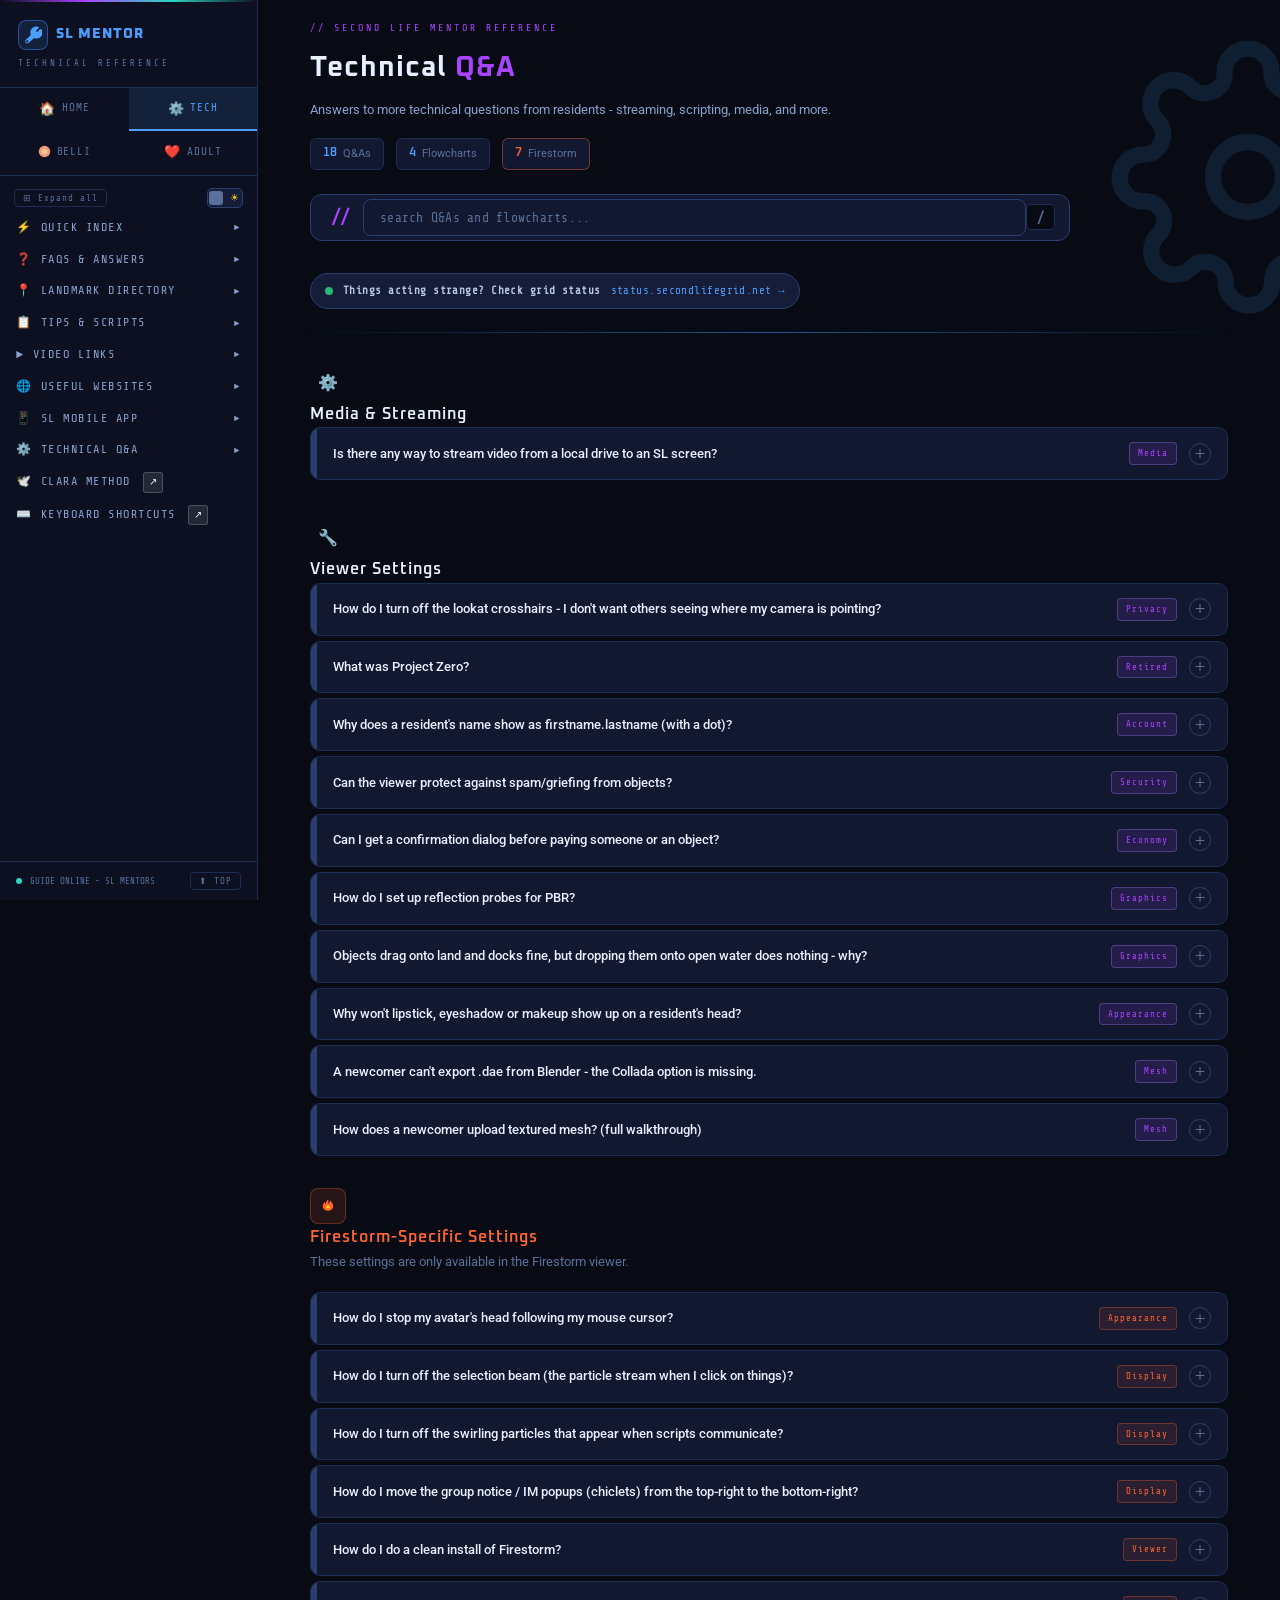
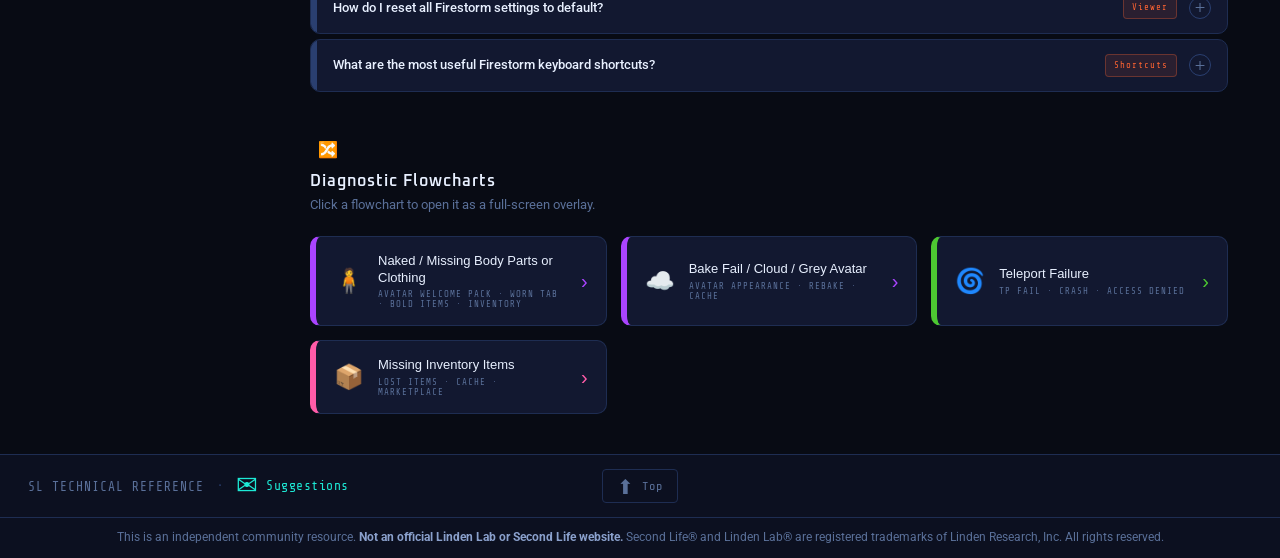
<file: technical.html>
<!DOCTYPE html>
<!-- saved from url=(0039)https://www.joshualit.uk/technical.html -->
<html lang="en"><head><meta http-equiv="Content-Type" content="text/html; charset=UTF-8">

<link rel="icon" type="image/svg+xml" href="[data-uri]">
<meta name="viewport" content="width=device-width, initial-scale=1.0">
<title>SL Technical Reference</title>
<link rel="preconnect" href="https://fonts.googleapis.com">
<link rel="preconnect" href="https://fonts.gstatic.com" crossorigin>
<link href="https://fonts.googleapis.com/css2?family=Oxanium:wght@400;600;700;900&family=Share+Tech+Mono&family=Roboto:wght@300;400;500;600&display=swap" rel="stylesheet">
<link rel="stylesheet" href="mentor.css">
<link rel="stylesheet" href="technical.css">
<script src="gridstatus.js" defer></script>
<script>

// ══ Adult Hub warning modal ══
function openAdultWarningModal() {
  try {
    if (sessionStorage.getItem('adult-warning-ack') === '1') {
      window.location.href = 'adult-hub.html';
      return;
    }
  } catch(e) {}
  const m = document.getElementById('adult-warning-modal');
  if (!m) { window.location.href = 'adult-hub.html'; return; }
  m.classList.add('open');
  document.body.style.overflow = 'hidden';
}
function closeAdultWarningModal() {
  const m = document.getElementById('adult-warning-modal');
  if (!m) return;
  m.classList.remove('open');
  document.body.style.overflow = '';
}
function confirmAdultGuide() {
  try { sessionStorage.setItem('adult-warning-ack', '1'); } catch(e) {}
  window.location.href = 'adult-hub.html';
}

document.addEventListener('DOMContentLoaded', function() {
  initTheme();
  const link = document.getElementById('suggest-link');
  if (link) {
    const u = 'josh', d = 'joshualit.uk';
    link.href = 'mailto:' + u + '@' + d;
    link.title = 'Send suggestions to ' + u + '@' + d;
  }
  // Auto-open flowchart modal if URL hash matches
  const hash = window.location.hash;
  if (hash === '#fc-avatar-appearance') openModal('avatar-appearance', 'Naked / Missing Body Parts or Clothing');
  else if (hash === '#fc-bake-fail') openModal('bake-fail', 'Bake Fail / Cloud / Grey Avatar');
  else if (hash === '#fc-tp-fail') openModal('tp-fail', 'Teleport Failure');
  else if (hash === '#fc-inventory-loss') openModal('inventory-loss', 'Missing Inventory Items');

  document.getElementById('fc-modal').addEventListener('click', function(e) {
    if (e.target === this) closeModal();
  });
  document.addEventListener('keydown', function(e) {
    if (e.key === 'Escape') closeModal();
  });

  // ── Hero search ──
  const srch = document.getElementById('tech-search');
  const clr  = document.getElementById('tech-clear');
  const cnt  = document.getElementById('tech-search-count');

  function n(s) { return s.toLowerCase().replace(/[^a-z0-9 ]/g,' '); }

  // Build a list of section headers and their child cards/flowcharts
  // so we can hide section headers when their content is filtered out
  function buildSectionInfo() {
    const allHdrs = [...document.querySelectorAll('.sec-hdr')];
    return allHdrs.map((hdr, i) => {
      const next = allHdrs[i + 1];
      const cards = [];
      let el = hdr.nextElementSibling;
      while (el && el !== next) {
        if (el.classList) {
          if (el.classList.contains('qa-card')) {
            cards.push({el, type: 'qa'});
          } else if (el.classList.contains('fc-btn-grid')) {
            el.querySelectorAll('.fc-btn').forEach(btn => cards.push({el: btn, type: 'fc'}));
          }
        }
        el = el.nextElementSibling;
      }
      return { hdr, cards };
    });
  }

  const sectionInfo = buildSectionInfo();

  function doTechSearch(raw) {
    const q = n(raw);
    const qaCards = document.querySelectorAll('.qa-card');
    const fcBtns = document.querySelectorAll('.fc-btn');
    let hits = 0;

    if (!q.trim()) {
      qaCards.forEach(el => el.classList.remove('hidden'));
      fcBtns.forEach(el => el.classList.remove('hidden'));
      document.querySelectorAll('.sec-hdr').forEach(el => el.classList.remove('hidden'));
      document.querySelectorAll('.fc-btn-grid').forEach(el => el.classList.remove('hidden'));
      cnt.textContent = '';
      cnt.classList.remove('no-results');
      return;
    }

    const terms = q.trim().split(/\s+/).filter(Boolean);

    qaCards.forEach(el => {
      const hay = n((el.dataset.search || '') + ' ' + el.textContent);
      if (terms.every(t => hay.includes(t))) {
        el.classList.remove('hidden');
        hits++;
      } else {
        el.classList.add('hidden');
      }
    });

    fcBtns.forEach(el => {
      const hay = n((el.dataset.search || '') + ' ' + el.textContent);
      if (terms.every(t => hay.includes(t))) {
        el.classList.remove('hidden');
        hits++;
      } else {
        el.classList.add('hidden');
      }
    });

    // Hide section headers with no visible cards
    sectionInfo.forEach(({hdr, cards}) => {
      const visible = cards.filter(c => !c.el.classList.contains('hidden')).length;
      hdr.classList.toggle('hidden', visible === 0);
    });

    // Hide flowchart grid wrappers that have no visible flowcharts
    document.querySelectorAll('.fc-btn-grid').forEach(grid => {
      const anyVisible = [...grid.querySelectorAll('.fc-btn')].some(el => !el.classList.contains('hidden'));
      grid.classList.toggle('hidden', !anyVisible);
    });

    if (hits > 0) {
      cnt.textContent = '> ' + hits + ' result' + (hits !== 1 ? 's' : '');
      cnt.classList.remove('no-results');
    } else {
      cnt.textContent = '> no results';
      cnt.classList.add('no-results');
    }
  }

  srch.addEventListener('input', () => {
    clr.classList.toggle('visible', srch.value.length > 0);
    doTechSearch(srch.value);
  });
  clr.addEventListener('click', () => {
    srch.value = '';
    clr.classList.remove('visible');
    doTechSearch('');
    srch.focus();
  });



  if (localStorage.getItem('cookie-ok-v2')) document.getElementById('cookie-notice').classList.add('hidden');
});

function toggleSidebarNav() {
  const nav = document.getElementById('sidebar-nav');
  const btn = document.getElementById('sidebar-nav-toggle');
  if (!nav || !btn) return;
  nav.classList.toggle('mobile-open');
  btn.classList.toggle('open');
}

function copyShortcut(btn, text) {
  navigator.clipboard.writeText(text).then(() => {
    const orig = btn.textContent;
    btn.textContent = 'COPIED!';
    btn.style.color = 'var(--c-teal)';
    setTimeout(() => { btn.textContent = orig; btn.style.color = ''; }, 1500);
  });
}

function toggleNav(hdr) {
  hdr.classList.toggle('open');
  hdr.nextElementSibling.classList.toggle('open');
}

function jumpTo(id) {
  const el = document.getElementById(id);
  if (el) { el.scrollIntoView({behavior:'smooth', block:'start'}); }
  const nav = document.getElementById('sidebar-nav');
  const btn = document.getElementById('sidebar-nav-toggle');
  if (nav && nav.classList.contains('mobile-open')) {
    nav.classList.remove('mobile-open');
    if (btn) btn.classList.remove('open');
  }
}

function tog(trigger) {
  const card = trigger.parentElement;
  card.classList.toggle('open');
  if (card.classList.contains('open')) {
    card.querySelectorAll('.sn[onclick]').forEach(sn => {
      sn.classList.remove('sn-animate');
      void sn.offsetWidth;
      sn.classList.add('sn-animate');
    });
    card.querySelectorAll('.say-text[onclick]').forEach(st => {
      st.classList.remove('say-animate');
      void st.offsetWidth;
      st.classList.add('say-animate');
    });
  }
}

function copyText(btn) {
  const text = btn.previousElementSibling.textContent.trim();
  navigator.clipboard.writeText(text).then(() => {
    btn.textContent = '✓ OK';
    btn.classList.add('ok');
    setTimeout(() => { btn.textContent = 'COPY'; btn.classList.remove('ok'); }, 2200);
  });
}

function openModal(id, title) {
  const src = document.getElementById('fc-content-' + id);
  if (!src) return;
  document.getElementById('fc-modal-title').textContent = title;
  document.getElementById('fc-modal-body').innerHTML = src.innerHTML;
  document.getElementById('fc-modal').classList.add('open');
  document.body.style.overflow = 'hidden';
}

function closeModal() {
  document.getElementById('fc-modal').classList.remove('open');
  document.body.style.overflow = '';
}

function initTheme() {
  var saved = localStorage.getItem('sl-mentor-theme');
  if (saved === 'light') { document.documentElement.setAttribute('data-theme', 'light'); }
  updateThemeToggle();
}
function toggleTheme() {
  var isLight = document.documentElement.getAttribute('data-theme') === 'light';
  if (isLight) { document.documentElement.removeAttribute('data-theme'); localStorage.setItem('sl-mentor-theme', 'dark'); }
  else { document.documentElement.setAttribute('data-theme', 'light'); localStorage.setItem('sl-mentor-theme', 'light'); }
  updateThemeToggle();
}
function updateThemeToggle() {
  // CSS handles visual state via [data-theme="light"] selectors
}

</script>
</head>
<body>

<div id="app">

<nav id="sidebar">
  <div class="sidebar-logo">
    <div class="sidebar-logo-row">
      <div class="logo-hex">
        <svg width="18" height="18" viewBox="0 0 24 24" xmlns="http://www.w3.org/2000/svg">
          <path fill="#4d9fff" d="M22.7 4.2c-.3-.3-.8-.3-1.1 0L18 7.8c-.3.3-.8.3-1.1 0l-.7-.7c-.3-.3-.3-.8 0-1.1l3.6-3.6c.3-.3.3-.8 0-1.1-3-1.4-6.5-.9-9 1.6-2.5 2.5-3 6-1.6 9L2.5 18.3c-1.1 1.1-1.1 3 0 4.1 1.1 1.1 3 1.1 4.1 0L13.4 16c3 1.4 6.5.9 9-1.6 2.5-2.5 3-6 1.6-9-.1-.4-.6-.9-1.3-1.2zM5.5 21.5c-.6.6-1.5.6-2.1 0-.6-.6-.6-1.5 0-2.1.6-.6 1.5-.6 2.1 0 .6.6.6 1.5 0 2.1z"/>
        </svg>
      </div>
      SL MENTOR
    </div>
    <div class="sidebar-logo-sub">Technical Reference</div>
  </div>

  <div class="page-nav">
    <a class="page-nav-link" href="https://www.joshualit.uk/index.html"><span class="pn-icon">🏠</span>Home</a>
    <a class="page-nav-link active" href="https://www.joshualit.uk/technical.html"><span class="pn-icon">⚙️</span>Tech</a>
    <a class="page-nav-link" href="https://www.joshualit.uk/bellisseria.html"><span class="pn-icon"><svg width="13" height="13" viewBox="0 0 100 100" style="display:inline-block;vertical-align:-2px"><circle cx="50" cy="50" r="44" fill="#f0997b"/><circle cx="50" cy="50" r="22" fill="#f5c788"/></svg></span>Belli</a>
    <a class="page-nav-link" href="javascript:void(0)" onclick="openAdultWarningModal()"><span class="pn-icon">❤️</span>Adult</a>
  </div>

  <div class="nav">
    <div class="nav-collapse-row">
      <button id="nav-toggle-btn" onclick="toggleAllNav()" title="Expand all sections">⊞ Expand all</button>
      <label class="theme-switch" title="Toggle light / dark theme" onclick="toggleTheme(); return false;">
        <div class="theme-switch-track">
          <span class="theme-switch-sun">&#9728;</span>
          <span class="theme-switch-moon">&#9790;</span>
          <span class="theme-switch-knob"></span>
        </div>
      </label>
    </div>

    <div class="nav-group">
      <div class="nav-group-hdr" onclick="toggleNav(this)">
        <span>⚡</span> Quick Index <span class="ng-arrow">►</span>
      </div>
      <div class="nav-items">
        <span class="nav-item nav-item--xpage" onclick="window.location.href=&#39;index.html#sec-index&#39;"><span class="ni-dot"></span>All 22 topics</span>
      </div>
    </div>

    <div class="nav-group">
      <div class="nav-group-hdr" onclick="toggleNav(this)">
        <span>❓</span> FAQs &amp; Answers <span class="ng-arrow">►</span>
      </div>
      <div class="nav-items">
        <span class="nav-item nav-item--xpage" onclick="window.location.href=&#39;index.html#faq-appearance&#39;"><span class="ni-dot"></span>Avatar Appearance</span>
        <span class="nav-item nav-item--xpage" onclick="window.location.href=&#39;index.html#faq-inventory&#39;"><span class="ni-dot"></span>Inventory Issues</span>
        <span class="nav-item nav-item--xpage" onclick="window.location.href=&#39;index.html#faq-movement&#39;"><span class="ni-dot"></span>Movement &amp; Teleport</span>
        <span class="nav-item nav-item--xpage" onclick="window.location.href=&#39;index.html#faq-economy&#39;"><span class="ni-dot"></span>Economy &amp; L$</span>
        <span class="nav-item nav-item--xpage" onclick="window.location.href=&#39;index.html#faq-groups&#39;"><span class="ni-dot"></span>Groups &amp; Chat</span>
        <span class="nav-item nav-item--xpage" onclick="window.location.href=&#39;index.html#faq-land&#39;"><span class="ni-dot"></span>Land &amp; Parcels</span>
        <span class="nav-item nav-item--xpage" onclick="window.location.href=&#39;index.html#faq-account&#39;"><span class="ni-dot"></span>Account &amp; Membership</span>
        <span class="nav-item nav-item--xpage" onclick="window.location.href=&#39;index.html#faq-adult&#39;"><span class="ni-dot"></span>Adult Content</span>
        <span class="nav-item nav-item--xpage" onclick="window.location.href=&#39;index.html#faq-sex&#39;"><span class="ni-dot"></span>Is sex possible?</span>
        <span class="nav-item nav-item--xpage" onclick="window.location.href=&#39;index.html#faq-asl&#39;"><span class="ni-dot"></span>ASL / Social Media Requests</span>
        <span class="nav-item nav-item--xpage" onclick="window.location.href=&#39;index.html#faq-bot&#39;"><span class="ni-dot"></span>Accused of Being a Bot / AI</span>
        <span class="nav-item nav-item--xpage" onclick="window.location.href=&#39;index.html#faq-rules&#39;"><span class="ni-dot"></span>Rules &amp; Reporting</span>
        <span class="nav-item nav-item--xpage" onclick="window.location.href=&#39;index.html#faq-ar&#39;"><span class="ni-dot"></span>Filing an Abuse Report</span>
        <span class="nav-item nav-item--xpage" onclick="window.location.href=&#39;index.html#faq-gambling&#39;"><span class="ni-dot"></span>Gambling &amp; Skill Gaming</span>
        <span class="nav-item nav-item--xpage" onclick="window.location.href=&#39;index.html#faq-voice&#39;"><span class="ni-dot"></span>Voice &amp; Audio</span>
        <span class="nav-item nav-item--xpage" onclick="window.location.href=&#39;index.html#faq-invisible&#39;"><span class="ni-dot"></span>Invisible Avatar</span>
        <span class="nav-item nav-item--xpage" onclick="window.location.href=&#39;index.html#faq-free-avatar&#39;"><span class="ni-dot"></span>Free Good Avatar</span>
      </div>
    </div>

    <div class="nav-group">
      <div class="nav-group-hdr" onclick="toggleNav(this)">
        <span>📍</span> Landmark Directory <span class="ng-arrow">►</span>
      </div>
      <div class="nav-items">
        <span class="nav-item nav-item--xpage" onclick="window.location.href=&#39;index.html#lm-welcome&#39;"><span class="ni-dot"></span>Welcome Hub</span>
        <span class="nav-item nav-item--xpage" onclick="window.location.href=&#39;index.html#lm-palomma&#39;"><span class="ni-dot"></span>Palomma Plaza</span>
        <span class="nav-item nav-item--xpage" onclick="window.location.href=&#39;index.html#lm-meshbody&#39;"><span class="ni-dot"></span>Maitreya</span>
        <span class="nav-item nav-item--xpage" onclick="window.location.href=&#39;index.html#lm-legacy&#39;"><span class="ni-dot"></span>MeshBody Legacy</span>
        <span class="nav-item nav-item--xpage" onclick="window.location.href=&#39;index.html#lm-lelutka&#39;"><span class="ni-dot"></span>Lelutka</span>
        <span class="nav-item nav-item--xpage" onclick="window.location.href=&#39;index.html#lm-firestorm-social&#39;"><span class="ni-dot"></span>Firestorm Social Island</span>
        <span class="nav-item nav-item--xpage" onclick="window.location.href=&#39;index.html#lm-voiceecho&#39;"><span class="ni-dot"></span>Voice Echo Canyon</span>
        <span class="nav-item nav-item--xpage" onclick="window.location.href=&#39;index.html#lm-adulthub&#39;"><span class="ni-dot"></span>Adult Hub</span>
      </div>
    </div>

    <div class="nav-group">
      <div class="nav-group-hdr" onclick="toggleNav(this)">
        <span>📋</span> Tips &amp; Scripts <span class="ng-arrow">►</span>
      </div>
      <div class="nav-items">
        <span class="nav-item nav-item--xpage" onclick="window.location.href=&#39;index.html#sc-awp&#39;"><span class="ni-dot"></span>Naked / Missing - AWP</span>
        <span class="nav-item nav-item--xpage" onclick="window.location.href=&#39;index.html#sc-meshbody&#39;"><span class="ni-dot"></span>Explaining Mesh Bodies</span>
        <span class="nav-item nav-item--xpage" onclick="window.location.href=&#39;index.html#sc-greeting&#39;"><span class="ni-dot"></span>Greeting a Resident</span>
        <span class="nav-item nav-item--xpage" onclick="window.location.href=&#39;index.html#sc-overwhelmed&#39;"><span class="ni-dot"></span>Overwhelmed Resident</span>
        <span class="nav-item nav-item--xpage" onclick="window.location.href=&#39;index.html#sc-dontknow&#39;"><span class="ni-dot"></span>When You Don't Know</span>
        <span class="nav-item nav-item--xpage" onclick="window.location.href=&#39;index.html#sc-closing&#39;"><span class="ni-dot"></span>Wrapping Up</span>
        <span class="nav-item nav-item--xpage" onclick="window.location.href=&#39;index.html#sc-difficult&#39;"><span class="ni-dot"></span>Difficult Residents</span>
        <span class="nav-item nav-item--xpage" onclick="window.location.href=&#39;index.html#sc-movelock&#39;"><span class="ni-dot"></span>MoveLock / Being Pushed</span>
        <span class="nav-item nav-item--xpage" onclick="window.location.href=&#39;index.html#sc-adult&#39;"><span class="ni-dot"></span>Age Verification</span>
        <span class="nav-item nav-item--xpage" onclick="window.location.href=&#39;index.html#sc-sex&#39;"><span class="ni-dot"></span>Quick Answer - Sex?</span>
        <span class="nav-item nav-item--xpage" onclick="window.location.href=&#39;index.html#sc-sffl&#39;"><span class="ni-dot"></span>Second Friends for Life</span>
      </div>
    </div>

    <div class="nav-group">
      <div class="nav-group-hdr" onclick="toggleNav(this)">
        <span>►</span> Video Links <span class="ng-arrow">►</span>
      </div>
      <div class="nav-items">
        <span class="nav-item nav-item--xpage" onclick="window.location.href=&#39;index.html#sec-videos&#39;"><span class="ni-dot"></span>All videos</span>
      </div>
    </div>

        <div class="nav-group">
      <div class="nav-group-hdr" onclick="toggleNav(this)">
        <span>🌐</span> Useful Websites <span class="ng-arrow">►</span>
      </div>
      <div class="nav-items">
        <span class="nav-item nav-item--xpage" onclick="window.location.href=&#39;index.html#sec-websites&#39;"><span class="ni-dot"></span>All links</span>
      </div>
    </div>

        <div class="nav-group">
      <div class="nav-group-hdr" onclick="toggleNav(this)">
        <span>📱</span> SL Mobile App <span class="ng-arrow">►</span>
      </div>
      <div class="nav-items">
        <span class="nav-item nav-item--xpage" onclick="window.location.href=&#39;index.html#faq-mobile-basics&#39;"><span class="ni-dot"></span>Mobile vs Desktop</span>
        <span class="nav-item nav-item--xpage" onclick="window.location.href=&#39;index.html#faq-mobile-ar&#39;"><span class="ni-dot"></span>Report Abuse on Mobile</span>
        <span class="nav-item nav-item--xpage" onclick="window.location.href=&#39;index.html#faq-starting-areas&#39;"><span class="ni-dot"></span>Starting Areas - Mentor Scope</span>
      </div>
    </div>

    <div class="nav-group">
      <div class="nav-group-hdr" onclick="toggleNav(this)">
        <span>⚙️</span> Technical Q&amp;A <span class="ng-arrow">►</span>
      </div>
      <div class="nav-items">
        <span class="nav-item" onclick="jumpTo(&#39;qa-video-stream&#39;)"><span class="ni-dot"></span>Stream video to SL screen</span>
        <span class="nav-item" onclick="jumpTo(&#39;qa-project-zero&#39;)"><span class="ni-dot"></span>Project Zero (retired)</span>
        <span class="nav-item" onclick="jumpTo(&#39;qa-username-dot&#39;)"><span class="ni-dot"></span>Name shows as firstname.lastname</span>
        <span class="nav-item" onclick="jumpTo(&#39;qa-lookat&#39;)"><span class="ni-dot"></span>Turn off lookat crosshairs</span>
        <span class="nav-item" onclick="jumpTo(&#39;qa-spam-protection&#39;)"><span class="ni-dot"></span>Spam / griefing protection</span>
        <span class="nav-item" onclick="jumpTo(&#39;qa-pay-confirm&#39;)"><span class="ni-dot"></span>Confirm before paying</span>
        <span class="nav-item" onclick="jumpTo(&#39;qa-reflection-probes&#39;)"><span class="ni-dot"></span>PBR reflection probes</span>
        <span class="nav-item" onclick="jumpTo(&#39;qa-rez-water&#39;)"><span class="ni-dot"></span>Can't rez on water</span>
        <span class="nav-item" onclick="jumpTo(&#39;qa-appliers&#39;)"><span class="ni-dot"></span>Makeup / appliers won't show</span>
        <span class="nav-item" onclick="jumpTo(&#39;qa-mesh-blender-version&#39;)"><span class="ni-dot"></span>Blender .dae export missing</span>
        <span class="nav-item" onclick="jumpTo(&#39;qa-mesh-upload-textured&#39;)"><span class="ni-dot"></span>Upload textured mesh (steps)</span>
        <span class="nav-item nav-item--fs" onclick="jumpTo(&#39;qa-head-mouse&#39;)"><span class="ni-dot"></span>Stop head following mouse</span>
        <span class="nav-item nav-item--fs" onclick="jumpTo(&#39;qa-selection-beam&#39;)"><span class="ni-dot"></span>Turn off selection beam</span>
        <span class="nav-item nav-item--fs" onclick="jumpTo(&#39;qa-script-particles&#39;)"><span class="ni-dot"></span>Turn off script particles</span>
        <span class="nav-item nav-item--fs" onclick="jumpTo(&#39;qa-chiclet-location&#39;)"><span class="ni-dot"></span>Move popups / chiclets</span>
        <span class="nav-item nav-item--fs" onclick="jumpTo(&#39;qa-clean-install&#39;)"><span class="ni-dot"></span>Clean install (Firestorm)</span>
        <span class="nav-item nav-item--fs" onclick="jumpTo(&#39;qa-reset-settings&#39;)"><span class="ni-dot"></span>Reset all settings</span>
        <span class="nav-item nav-item--fs" onclick="jumpTo(&#39;qa-shortcuts&#39;)"><span class="ni-dot"></span>Keyboard shortcuts</span>
        <span class="nav-item" onclick="jumpTo(&#39;sec-flowcharts&#39;)"><span class="ni-dot"></span>Diagnostic Flowcharts</span>
      </div>
    </div>

    <div class="nav-group">
      <div class="nav-group-hdr" onclick="window.location.href=&#39;index.html#sec-clara&#39;" style="cursor:pointer;">
        <span>🕊️</span> CLARA Method <span class="ni-modal-hint">↗</span>
      </div>
    </div>

    <div class="nav-group">
      <div class="nav-group-hdr" onclick="window.location.href=&#39;index.html#sec-shortcuts&#39;" style="cursor:pointer;">
        <span>⌨️</span> Keyboard Shortcuts <span class="ni-modal-hint">↗</span>
      </div>
    </div>

  </div>

  <div class="sidebar-status">
    <div class="status-dot"></div>
    <div class="status-text">GUIDE ONLINE - SL MENTORS</div>
    <button class="sidebar-theme-btn" onclick="toggleTheme()" title="Toggle light / dark theme" aria-label="Toggle theme">
      <span class="stb-sun">&#9728;</span>
      <span class="stb-moon">&#9790;</span>
    </button>
    <button class="sidebar-top-btn" onclick="document.getElementById(&#39;main&#39;).scrollTo({top:0,behavior:&#39;smooth&#39;});window.scrollTo({top:0,behavior:&#39;smooth&#39;});" title="Scroll to top">⬆ TOP</button>
  </div>
</nav>

<main id="main">

  <div id="page-header" style="margin-bottom:32px;">
    <div class="page-hdr-art" aria-hidden="true">
      <svg viewBox="0 0 24 24" fill="none" stroke="currentColor" stroke-width="1.4" stroke-linecap="round" stroke-linejoin="round">
        <path d="M19.4 15a1.65 1.65 0 0 0 .33 1.82l.06.06a2 2 0 0 1 0 2.83 2 2 0 0 1-2.83 0l-.06-.06a1.65 1.65 0 0 0-1.82-.33 1.65 1.65 0 0 0-1 1.51V21a2 2 0 0 1-2 2 2 2 0 0 1-2-2v-.09A1.65 1.65 0 0 0 9 19.4a1.65 1.65 0 0 0-1.82.33l-.06.06a2 2 0 0 1-2.83 0 2 2 0 0 1 0-2.83l.06-.06a1.65 1.65 0 0 0 .33-1.82 1.65 1.65 0 0 0-1.51-1H3a2 2 0 0 1-2-2 2 2 0 0 1 2-2h.09A1.65 1.65 0 0 0 4.6 9a1.65 1.65 0 0 0-.33-1.82l-.06-.06a2 2 0 0 1 0-2.83 2 2 0 0 1 2.83 0l.06.06a1.65 1.65 0 0 0 1.82.33H9a1.65 1.65 0 0 0 1-1.51V3a2 2 0 0 1 2-2 2 2 0 0 1 2 2v.09a1.65 1.65 0 0 0 1 1.51 1.65 1.65 0 0 0 1.82-.33l.06-.06a2 2 0 0 1 2.83 0 2 2 0 0 1 0 2.83l-.06.06a1.65 1.65 0 0 0-.33 1.82V9a1.65 1.65 0 0 0 1.51 1H21a2 2 0 0 1 2 2 2 2 0 0 1-2 2h-.09a1.65 1.65 0 0 0-1.51 1z"/>
        <circle cx="12" cy="12" r="3"/>
      </svg>
    </div>
    <div class="header-eyebrow">// Second Life Mentor Reference</div>
    <div class="header-title">Technical <span>Q&amp;A</span></div>
    <p class="header-sub">Answers to more technical questions from residents - streaming, scripting, media, and more.</p>
    <div class="stat-row">
      <div class="stat-chip" onclick="document.getElementById(&#39;qa-video-stream&#39;).scrollIntoView({behavior:&#39;smooth&#39;})" title="Go to Q&amp;As" style="cursor:pointer;"><span class="sc-val">18</span><span class="sc-lbl">Q&amp;As</span></div>
      <div class="stat-chip" onclick="document.getElementById(&#39;sec-flowcharts&#39;).scrollIntoView({behavior:&#39;smooth&#39;})" title="Go to Flowcharts" style="cursor:pointer;"><span class="sc-val">4</span><span class="sc-lbl">Flowcharts</span></div>
      <div class="stat-chip" onclick="document.getElementById(&#39;qa-head-mouse&#39;).scrollIntoView({behavior:&#39;smooth&#39;})" title="Go to Firestorm Settings" style="cursor:pointer;border-color:rgba(255,100,50,0.4);"><span class="sc-val" style="color:var(--c-fs);">7</span><span class="sc-lbl">Firestorm</span></div>
    </div>

    <div class="hero-search-wrap" id="tech-search-wrap" style="--hero-accent: var(--c-tech);">
      <div class="hero-search-frame">
        <span class="hero-search-icon">//</span>
        <input type="text" id="tech-search" class="hero-search-input" placeholder="search Q&amp;As and flowcharts..." autocomplete="off" spellcheck="false">
        <kbd class="hero-search-kbd" title="Press / to focus search">/</kbd>
        <button id="tech-clear" class="hero-search-clear" title="Clear search">&times;</button>
      </div>
      <div class="hero-search-meta">
        <div id="tech-search-count" class="hero-search-count"></div>
      </div>
    </div>

    <a id="grid-status-pill" class="grid-status-pill gsp-fallback" href="https://status.secondlifegrid.net/" target="_blank" title="Check the SL grid status page in a new tab">
      <span class="gsp-dot"></span>
      <span class="gsp-label">Things acting strange? Check grid status</span>
      <span class="gsp-url">status.secondlifegrid.net &rarr;</span>
    </a>
  </div>

  <div class="sec-hdr">
    <div class="sec-icon">⚙️</div>
    <div class="sec-title">Media &amp; Streaming</div>
  </div>

  <!-- Q1 -->
  <div class="qa-card" id="qa-video-stream" data-search="stream video local drive screen sl television tv kosmi watch together movie">
    <div class="qa-q" onclick="tog(this)">
      <span class="qa-q-text">Is there any way to stream video from a local drive to an SL screen?</span>
      <span class="qa-tag">Media</span>
      <span class="qa-tog">+</span>
    </div>
    <div class="qa-body">
      <p>Yes - <strong>Kosmi</strong> is the most practical solution for this. It's a free browser-based platform that handles the screen sharing and streaming relay, so you don't need to set up your own streaming server.</p>
      <p style="margin-top:10px;"><strong>How it works:</strong></p>
      <div class="steps">
        <div class="step"><div class="sn">1</div><div>Create a free room on <strong>kosmi.io</strong> - no sign-up required.</div></div>
        <div class="step"><div class="sn">2</div><div>Use Kosmi's <strong>Screen Share</strong> feature to share your local video from your computer.</div></div>
        <div class="step"><div class="sn">3</div><div>In SL, set your parcel or prim media URL to the Kosmi room link - a <strong>Kosmi TV</strong> object in-world handles this automatically.</div></div>
        <div class="step"><div class="sn">4</div><div>Anyone in the region with media enabled will see the stream on the in-world screen.</div></div>
      </div>
      <p style="margin-top:12px;"><strong>Getting a Kosmi TV in-world:</strong></p>
      <div class="bullets">
        <div class="bullet">There are free and low-cost <strong>Kosmi TVs on the Marketplace</strong> that make setup easy - they handle the technical parts like setting the media URL automatically.</div>
        <div class="bullet">Search <code>Kosmi TV</code> on the Marketplace to find options at various price points, including free ones.</div>
      </div>
      <a class="link-btn" href="https://kosmi.io/" target="_blank">Visit kosmi.io</a>
      <a class="link-btn" href="https://marketplace.secondlife.com/products/search?search%5Bkeywords%5D=kosmi+tv&amp;search%5Bprice_low%5D=0" target="_blank">Kosmi TVs on Marketplace</a>
      <div class="say-block">
        <div class="say-label">// Click to copy</div>
        <div class="say-text" onclick="copyPara(this)">You can use a free service called Kosmi to stream video from your computer to an in-world screen. Head to kosmi.io, create a free room, then use Screen Share to share your video. You'll also need a Kosmi TV in-world - there are free and cheap ones on the Marketplace. Search for "Kosmi TV" there. The TV handles setting everything up automatically.</div>
      </div>
      <div class="tip-box">
        <div class="tip-label">// Technical Note</div>
        <p>Kosmi streams via your browser, so anything your computer can play can be shared - local files, streaming services, or any application window. Residents viewing in SL need to have <strong>Media</strong> enabled in their viewer preferences to see the stream.</p>
      </div>
    </div>
  </div>

  <!-- VIEWER SETTINGS SECTION -->
  <div class="sec-hdr" style="margin-top:40px;">
    <div class="sec-icon">🔧</div>
    <div class="sec-title">Viewer Settings</div>
  </div>

  <div class="qa-card" id="qa-lookat" data-search="lookat crosshairs crosshair turn off disable camera focus where looking privacy firestorm">
    <div class="qa-q" onclick="tog(this)">
      <span class="qa-q-text">How do I turn off the lookat crosshairs - I don't want others seeing where my camera is pointing?</span>
      <span class="qa-tag">Privacy</span>
      <span class="qa-tog">+</span>
    </div>
    <div class="qa-body">
      <p>The <strong>lookat crosshairs</strong> show where your camera is focused (normally via Alt-Click). You can control both what you see and what you send to others.</p>

      <p style="margin-top:12px;"><strong>&#128311; Official SL Viewer</strong></p>
      <p>Settings are in <strong>Preferences &#8594; Privacy</strong>. First enable the Develop menu with <code>Ctrl+Alt+Q</code> to access the Show Look At toggle.</p>

      <p style="margin-top:12px;"><strong>&#128310; Firestorm</strong></p>
      <p>Go to <strong>Preferences &#8594; Privacy &#8594; LookAt tab</strong> for granular control:</p>
      <div class="bullets">
        <div class="bullet"><strong>Show look at targets</strong> &#8212; show/hide all crosshairs on your screen.</div>
        <div class="bullet"><strong>Don't send my look at targets to others</strong> &#8212; stops your camera focus point showing to others.</div>
        <div class="bullet"><strong>Don't send any look at targets at all</strong> &#8212; also stops your avatar's head turning to follow your camera.</div>
        <div class="bullet"><strong>Don't send my selection target hints</strong> &#8212; stops your selection pointer showing to others.</div>
      </div>

      <div class="say-block">
        <div class="say-label">// SL Viewer &#8212; click to copy</div>
        <div class="say-text" onclick="copyPara(this)">Go to Preferences → Privacy. Uncheck "Enable LookAt" to stop crosshairs showing on your screen and to stop sending your camera position to others. While you're there, you can also uncheck "Enable Selection Hints" to stop your selection pointer showing to others.</div>
      </div>
      <div class="say-block">
        <div class="say-label">// Firestorm &#8212; click to copy</div>
        <div class="say-text" onclick="copyPara(this)">Go to Preferences → Privacy → LookAt tab. To stop others seeing where your camera points, check "Don't send my look at targets to others". You can also uncheck "Show look at targets" to hide everyone else's crosshairs from your own screen.</div>
      </div>
      <div class="tip-box">
        <div class="tip-label">// Note</div>
        <p>Crosshairs show where the camera is focused, not necessarily where the person is actually looking - the camera can be moved independently after focusing. Disabling "send my look at targets" is the most common setting for privacy.</p>
      </div>
    </div>
  </div>

  <div class="qa-card" id="qa-project-zero" data-search="project zero web browser viewer Philip Linden newcomers no download streaming zero barriers retired discontinued ended closed history historical experiment 2025 2026 april">
    <div class="qa-q" onclick="tog(this)">
      <span class="qa-q-text">What was Project Zero?</span>
      <span class="qa-tag">Retired</span>
      <span class="qa-tog">+</span>
    </div>
    <div class="qa-body">
      <p><strong>Project Zero</strong> was Linden Lab's experimental browser-based Second Life viewer &#8212; no download, no install, streamed via the cloud. Its goal was to reduce to zero the technical barriers to entering Second Life, making it easier for brand-new users to get in-world.</p>
      <div class="bullets">
        <div class="bullet"><strong>Launched:</strong> January 2025, as a limited-testing experiment</div>
        <div class="bullet"><strong>Ended:</strong> Support withdrawn on 24 April 2026</div>
        <div class="bullet"><strong>Why it mattered:</strong> Accessed at <code>zero.secondlife.com</code>, simplified UI, ran in any modern browser with no hardware requirements</div>
        <div class="bullet"><strong>What LL said on closure:</strong> Insights from the experiment would inform improvements to the main desktop viewer and mobile app. No successor has been announced.</div>
      </div>
      <div class="tip-box">
        <div class="tip-label">// Mentor Note</div>
        <p>Why this card is still here: older YouTube videos, forum posts, blog articles and Discord references still mention Project Zero. If a resident or fellow Mentor brings it up, this is the short answer &#8212; it was an experiment, it ran for about 15 months, it's no longer available, and the desktop viewer and the mobile app are unaffected and continue to work normally.</p>
      </div>
      <div class="xref">&#128206; LL announcement: <a class="xref-link" href="https://community.secondlife.com/news/featured-news/ending-support-for-project-zero-and-whats-next-r11271/" target="_blank">Ending Support for Project Zero &mdash; and What&rsquo;s Next &#8599;</a></div>
    </div>
  </div>

  <div class="qa-card" id="qa-username-dot" data-search="name username display name legacy name dot period full stop separator surname last name first name paid free name change custom last name mid-2010 2010 capitalization capitalisation lowercase account creation date resident since firestorm">
    <div class="qa-q" onclick="tog(this)">
      <span class="qa-q-text">Why does a resident's name show as firstname.lastname (with a dot)?</span>
      <span class="qa-tag">Account</span>
      <span class="qa-tog">+</span>
    </div>
    <div class="qa-body">
      <p>Whether a surname shows with a space or a dot depends on <strong>when the avatar was created</strong>, not whether the surname was free or paid.</p>
      <div class="bullets">
        <div class="bullet"><span style="min-width:150px;flex-shrink:0;white-space:nowrap;"><strong>Before mid-2010:</strong></span><span style="flex:1;min-width:0;">accounts have a genuine Legacy Name field - First Last, space-separated, proper capitals. Changing the surname, even via the paid Name Change service, just updates that field, so it keeps the space - e.g. "John Smith" → "John Doe".</span></div>
        <div class="bullet"><span style="min-width:150px;flex-shrink:0;white-space:nowrap;"><strong>Mid-2010 onward:</strong></span><span style="flex:1;min-width:0;">accounts only ever have a Username - always lowercase, always dot-joined. Adding or changing a surname on one of these, free or paid, still comes out dot-joined - e.g. "jane.doe".</span></div>
        <div class="bullet"><span style="min-width:150px;flex-shrink:0;white-space:nowrap;"><strong>Display:</strong></span><span style="flex:1;min-width:0;">the stored username is always lowercase, but the viewer often auto-capitalises the first letter of each part when no Display Name is set, so it may actually show as "Jane.Doe" - the dot itself never goes away that way.</span></div>
        <div class="bullet"><span style="min-width:150px;flex-shrink:0;white-space:nowrap;"><strong>Display Name:</strong></span><span style="flex:1;min-width:0;">can dress a Username-based account up properly (e.g. "Jane Doe"), but it adds a second line rather than replacing the dotted name underneath - the nametag shows the Display Name on top and "(username)" below it.</span></div>
      </div>
      <div class="tip-box">
        <div class="tip-label">// Mentor Note</div>
        <p>Anything from before mid-2010 keeps the classic spaced name on any surname change; anything newer always shows the dot, regardless of whether the surname was free or paid.</p>
      </div>
    </div>
  </div>

  <div class="qa-card" id="qa-spam-protection" data-search="spam protection griefer griefing object spam messages firestorm protection tab block">
    <div class="qa-q" onclick="tog(this)">
      <span class="qa-q-text">Can the viewer protect against spam/griefing from objects?</span>
      <span class="qa-tag">Security</span>
      <span class="qa-tog">+</span>
    </div>
    <div class="qa-body">
      <div class="viewer-cols">
        <div class="viewer-col vc-sl">
          <div class="vc-label">🔷 SL Viewer</div>
          <div class="vc-col-body">
            <p>No dedicated spam protection tab. Use <strong>Preferences → Privacy → Block List</strong> to manually block griefing objects and residents.</p>
            <div class="say-block">
              <div class="say-label">// SL Viewer &#8212; click to copy</div>
              <div class="say-text" onclick="copyPara(this)">Go to Preferences → Privacy → Block List. From there you can manually add the griefing object or avatar to your block list to stop receiving messages from it.</div>
            </div>
          </div>
        </div>
        <div class="viewer-col vc-fs">
          <div class="vc-label"><span class="fs-icon"><svg xmlns="http://www.w3.org/2000/svg" width="14" height="14" viewBox="0 0 24 24"><path d="M12 2C12 2 8 7 8 11C8 11 6 9 7 6C5 8 3 11 3 14C3 18.4 7.1 22 12 22C16.9 22 21 18.4 21 14C21 10 17 6 16 4C16 7 14 9 12 10C12 10 14 7 12 2Z" fill="#FF6432"></path><path d="M12 13C10.5 13 9 14 9 15.5C9 17.2 10.3 18.5 12 18.5C13.7 18.5 15 17.2 15 15.5C15 14 13.5 13 12 13Z" fill="#FFD600"></path></svg></span>Firestorm</div>
          <div class="vc-col-body">
            <p>Go to <strong>Preferences → Firestorm → Protection tab</strong>. Enable <strong>Spam Protection</strong> to automatically block objects sending excessive messages. Configure:</p>
            <div class="bullets">
              <div class="bullet"><strong>Max lines in a single message</strong> - blocks sources exceeding this line count.</div>
              <div class="bullet"><strong>Max events from same source</strong> - blocks sources exceeding this many events in 2 seconds.</div>
              <div class="bullet"><strong>Unblock all spam sources</strong> - clears all blocked sources.</div>
            </div>
            <p style="margin-top:6px;">Also has <strong>Texture Lag Protection</strong> to hide large high-texture objects - useful against texture griefing.</p>
            <div class="say-block">
              <div class="say-label">// Firestorm &#8212; click to copy</div>
              <div class="say-text" onclick="copyPara(this)">Go to Preferences → Firestorm → Protection tab. Enable Spam Protection to automatically block objects sending too many messages at once. You can also enable Texture Lag Protection to hide large objects being used to grief.</div>
            </div>
          </div>
        </div>
      </div>
    </div>
  </div>

  <div class="qa-card" id="qa-pay-confirm" data-search="confirm before paying payment L$ linden dollars accidental firestorm extras threshold">
    <div class="qa-q" onclick="tog(this)">
      <span class="qa-q-text">Can I get a confirmation dialog before paying someone or an object?</span>
      <span class="qa-tag">Economy</span>
      <span class="qa-tog">+</span>
    </div>
    <div class="qa-body">
      <div class="viewer-cols">
        <div class="viewer-col vc-sl">
          <div class="vc-label">🔷 SL Viewer</div>
          <div class="vc-col-body">
            <p>Go to <strong>Preferences → General</strong> and look for a payment confirmation option.</p>
            <div class="say-block">
              <div class="say-label">// SL Viewer &#8212; click to copy</div>
              <div class="say-text" onclick="copyPara(this)">Go to Preferences → General and look for a payment confirmation option to enable a dialog before paying.</div>
            </div>
          </div>
        </div>
        <div class="viewer-col vc-fs">
          <div class="vc-label"><span class="fs-icon"><svg xmlns="http://www.w3.org/2000/svg" width="14" height="14" viewBox="0 0 24 24"><path d="M12 2C12 2 8 7 8 11C8 11 6 9 7 6C5 8 3 11 3 14C3 18.4 7.1 22 12 22C16.9 22 21 18.4 21 14C21 10 17 6 16 4C16 7 14 9 12 10C12 10 14 7 12 2Z" fill="#FF6432"></path><path d="M12 13C10.5 13 9 14 9 15.5C9 17.2 10.3 18.5 12 18.5C13.7 18.5 15 17.2 15 15.5C15 14 13.5 13 12 13Z" fill="#FFD600"></path></svg></span>Firestorm</div>
          <div class="vc-col-body">
            <p>Go to <strong>Preferences → Firestorm → Extras tab</strong>. Enable <strong>Confirm before paying</strong> and set a threshold. Set to <code>0</code> to confirm before every payment.</p>
            <div class="say-block">
              <div class="say-label">// Firestorm &#8212; click to copy</div>
              <div class="say-text" onclick="copyPara(this)">Go to Preferences → Firestorm → Extras tab. Enable "Confirm before paying" and set the threshold to 0. That way you'll get a confirmation before every payment so you won't accidentally pay anyone.</div>
            </div>
          </div>
        </div>
      </div>
      <div class="tip-box">
        <div class="tip-label">// Tip</div>
        <p>Setting the threshold to <code>0</code> means every payment requires confirmation, no matter how small - useful for new residents who accidentally click pay buttons.</p>
      </div>
    </div>
  </div>

  <div class="qa-card" id="qa-reflection-probes" data-search="pbr reflection probes physically based rendering setup automatic manual zanibar pixelbottom artsy marie tutorial video shiny materials reflective glass mirrors metals lighting environment graphics rendering">
    <div class="qa-q" onclick="tog(this)">
      <span class="qa-q-text">How do I set up reflection probes for PBR?</span>
      <span class="qa-tag">Graphics</span>
      <span class="qa-tog">+</span>
    </div>
    <div class="qa-body">
      <p><strong>Reflection probes</strong> tell the viewer how to render reflective PBR surfaces (glass, polished metals, mirrors, water, etc) within a given area. Without them, PBR materials look flat or wrong; placed correctly, they make the space look properly lit and reflective.</p>

      <p style="margin-top:12px;">There's no single "set up" button &mdash; it's a multi-step process involving rezzing probe objects, sizing them to cover the relevant volume, and tuning their settings. Two community video tutorials cover it well:</p>

      <div class="bullets" style="margin-top:8px;">
        <div class="bullet"><strong>Zanibar Pixelbottom &mdash; Setting up Reflection Probes for PBR</strong> &mdash; <a href="https://www.youtube.com/watch?v=Y3-0q2XD_Jg" target="_blank">youtube.com/watch?v=Y3-0q2XD_Jg</a></div>
        <div class="bullet"><strong>Artsy Marie &mdash; [ARTSY] Manual Reflection Probes for Second Life PBR</strong> &mdash; <a href="https://www.youtube.com/watch?v=GaDU8WKmGFQ" target="_blank">youtube.com/watch?v=GaDU8WKmGFQ</a></div>
      </div>

      <div class="tip-box">
        <div class="tip-label">// Mentor note</div>
        <p>Both videos were pinned in the Bellisseria Mentors channel by Mini Mole as the recommended walkthroughs for residents asking about PBR reflection probe setup. If a resident is unfamiliar with PBR generally, point them at the videos rather than trying to talk them through it in chat &mdash; it's genuinely easier to follow visually.</p>
      </div>
    </div>
  </div>

  <div class="qa-card" id="qa-rez-water" data-search="rez rezz object water boat boats vehicle dock docks pier onto water drop drag from inventory nothing happens no entry cursor cannot can't rez transparent water opaque graphics setting reinstall clean install reset defaults firestorm official viewer preferences advanced settings shaders seabed under surface see through calculation placement">
    <div class="qa-q" onclick="tog(this)">
      <span class="qa-q-text">Objects drag onto land and docks fine, but dropping them onto open water does nothing - why?</span>
      <span class="qa-tag">Graphics</span>
      <span class="qa-tog">+</span>
    </div>
    <div class="qa-body">
      <p>This is almost always a <strong>graphics setting</strong>, not a land or permissions problem. If boats (or any objects) drag out of inventory onto land or a dock but dropping onto open water just gives the "no entry" cursor, the usual cause is <strong>Transparent Water being switched off</strong>. A fresh install resets graphics to defaults, and that reset can flip water rendering to opaque.</p>
      <p style="margin-top:10px;">Why it happens: to rez an object on water, the viewer has to work out where you are placing it, and it does that by looking <em>through</em> the surface to the land or seabed beneath. If water is rendering opaque, that under-the-surface calculation fails, so the drop is rejected. Land and existing objects are opaque anyway and don't rely on seeing through anything, so they still accept drops.</p>
      <p style="margin-top:10px;">The fix is to turn transparent water back on:</p>
      <div class="bullets" style="margin-top:6px;">
        <div class="bullet"><strong>Firestorm:</strong> Preferences &#8594; Graphics &#8594; General &#8594; tick <span><strong>Transparent Water</strong>.</span></div>
        <div class="bullet"><strong>Official SL viewer:</strong> Preferences &#8594; Graphics &#8594; Advanced Settings &#8594; Shaders &#8594; tick <span><strong>Transparent Water</strong> (top of the Shaders column).</span></div>
      </div>
      <div class="say-block" style="margin-top:10px;">
        <div class="say-label">// Click to copy</div>
        <div class="say-text" onclick="copyPara(this)">If you can drop objects onto land but not onto open water, it is almost certainly Transparent Water being turned off - a reinstall resets it. In Firestorm go to Preferences &#8594; Graphics &#8594; General and tick "Transparent Water". On the official viewer, open Preferences &#8594; Graphics &#8594; Advanced Settings &#8594; Shaders and tick "Transparent Water". Then try dragging your boat onto the water again.</div>
      </div>
      <div class="tip-box">
        <div class="tip-label">// Mentor note</div>
        <p>This one tends to surface right after a clean install or a settings reset, since both restore graphics defaults. If a resident mentions either just before the problem started, Transparent Water is the first thing to check.</p>
      </div>
    </div>
  </div>

  <div class="qa-card" id="qa-appliers" data-search="hd applier appliers makeup lipstick eyeshadow blush not showing avatar welcome pack awp lite head free head mesh head lelutka evox firestorm social island bom bake on mesh cosmetics won't appear missing texture layers">
    <div class="qa-q" onclick="tog(this)">
      <span class="qa-q-text">Why won't lipstick, eyeshadow or makeup show up on a resident's head?</span>
      <span class="qa-tag">Appearance</span>
      <span class="qa-tog">+</span>
    </div>
    <div class="qa-body">
      <p>The usual cause is the head itself. The <strong>Avatar Welcome Pack</strong> "Lite" mesh heads cannot use <strong>HD appliers</strong> &#8212; the scripted texture layers many creators use for lipstick, eyeshadow, blush and other detailed makeup. The makeup applies without any error, but it never becomes visible.</p>
      <p style="margin-top:8px;">This is a built-in limitation of the free Lite head, not something the resident can fix with a rebake or relog. To wear HD-applier makeup they need a head that supports it:</p>
      <div class="bullets" style="margin-top:6px;">
        <div class="bullet">A <strong>free mesh head</strong> from Firestorm Social Island (Milena for female, Mike for male) &#8212; available to avatars under 90 days old.</div>
        <div class="bullet">A <strong>full mesh head</strong> such as LeLutka &#8212; free demos are available in-store before buying.</div>
      </div>
      <p style="margin-top:8px;">Basic system-layer (BOM) makeup will still show on a Lite head &#8212; it is specifically the HD scripted appliers that don't work.</p>
      <div class="say-block" style="margin-top:10px;">
        <div class="say-label">// Click to copy</div>
        <div class="say-text" onclick="copyPara(this)">If your makeup like lipstick or eyeshadow won't show up, it's most likely because the Avatar Welcome Pack "Lite" head can't use HD appliers. You'll need a full mesh head, or a free mesh head from Firestorm Social Island, for that makeup to appear.</div>
      </div>
    </div>
  </div>

  <div class="qa-card" id="qa-mesh-blender-version" data-search="blender collada dae export missing option mesh upload version 4.5 LTS 5.0 5.x removed deprecated legacy gaia clary avastar addon creators creator newcomer modeller modelling 3d software opencollada">
    <div class="qa-q" onclick="tog(this)">
      <span class="qa-q-text">A newcomer can't export .dae from Blender - the Collada option is missing.</span>
      <span class="qa-tag">Mesh</span>
      <span class="qa-tog">+</span>
    </div>
    <div class="qa-body">
      <p>They're almost certainly on Blender 5.x. Collada I/O was marked <em>legacy</em> in Blender 4.2 (July 2024) and fully removed in Blender 5.0 - Linden Lab was apparently the last major user of the format, so the Blender devs let it go.</p>

      <p style="margin-top:14px;"><strong>The easy answer: Blender 4.5 LTS.</strong></p>
      <p>It's the last version with built-in Collada support, and it's supported until July 2027. Send them to <a href="https://www.blender.org/download/lts/" target="_blank">blender.org's LTS download page</a>, not the homepage's big green button. Anyone creating for SL should be on 4.5 LTS, not the rolling latest.</p>

      <p style="margin-top:14px;"><strong>If they need a newer Blender for other reasons: a Collada addon.</strong></p>
      <p>Gaia Clary - who maintained Blender's built-in Collada exporter for years before letting it go - distributes a Collada addon for Blender 4.x, including in Avastar.</p>

      <p style="margin-top:10px;">If they've already modelled in 5.x, the work isn't lost - they just need to either downgrade Blender or add the addon to get the file out.</p>
      <div class="tip-box" style="margin-top:14px;">
        <div class="tip-label">// Watching brief</div>
        <p>Blender 4.5 LTS reaches end-of-life July 2027, and there's no announced replacement upload format on the SL side yet. There's an open feature request asking LL about the roadmap, with no answer so far. Worth flagging to creators planning a long-term workflow.</p>
      </div>
      <div class="say-block" style="margin-top:10px;">
        <div class="say-label">// Click to copy</div>
        <div class="say-text" onclick="copyPara(this)">If your Blender doesn't have a .dae / Collada export option, you're on Blender 5.x - Collada was removed in 5.0. The simplest fix is to download Blender 4.5 LTS from blender.org's LTS page instead. It's the last version with built-in Collada and is supported until July 2027.</div>
      </div>
    </div>
  </div>

  <div class="qa-card" id="qa-mesh-upload-textured" data-search="upload textured mesh how to steps walkthrough guide newcomer beginner creator collada dae blender uv unwrap texture power of two payment info ip terms include textures calculate weights fee select face apply texture inventory objects build menu model upload">
    <div class="qa-q" onclick="tog(this)">
      <span class="qa-q-text">How does a newcomer upload textured mesh? (full walkthrough)</span>
      <span class="qa-tag">Mesh</span>
      <span class="qa-tog">+</span>
    </div>
    <div class="qa-body">
      <p>The full upload flow for textured mesh. Three things trip newcomers up most often: missing UV unwrap before export, forgetting the <strong>Include textures</strong> tickbox at upload, and not realising textures still need applying face-by-face after rezzing.</p>

      <p style="margin-top:14px;"><strong>Before they start</strong></p>
      <div class="bullets" style="margin-top:6px;">
        <div class="bullet">Use <strong>Blender 4.5 LTS</strong> - newer versions don't export .dae (see the Blender version Q&amp;A above).</div>
        <div class="bullet"><strong>Payment info on file</strong> on their SL account dashboard.</div>
        <div class="bullet"><strong>IP Terms accepted</strong> on the Mesh Upload Status page - one click. (The old 10-question quiz was retired years ago.)</div>
      </div>
      <p style="margin-top:8px;">If payment info or IP Terms haven't been sorted, the Upload Model option stays greyed out in the viewer.</p>

      <p style="margin-top:14px;"><strong>In Blender</strong></p>
      <div class="steps" style="margin-top:6px;">
        <div class="step"><div class="sn">1</div><div>Build the model.</div></div>
        <div class="step"><div class="sn">2</div><div><strong>UV unwrap it.</strong> In Edit Mode, select all (A), press U, choose Unwrap. <em>Skipping this is the #1 reason textures don't show up properly.</em></div></div>
        <div class="step"><div class="sn">3</div><div>Save the texture image in the <strong>same folder</strong> as the .blend file. Use a power-of-2 size: <strong>512×512, 1024×1024, or 2048×2048</strong>.</div></div>
        <div class="step"><div class="sn">4</div><div>In the material settings, assign the texture image to the model.</div></div>
        <div class="step"><div class="sn">5</div><div>Export: <strong>File → Export → Collada (.dae)</strong>. Save the .dae in the same folder as the texture.</div></div>
      </div>

      <p style="margin-top:14px;"><strong>In Second Life</strong></p>
      <div class="steps" style="margin-top:6px;">
        <div class="step"><div class="sn">6</div><div>Open the viewer. Go to <strong>Build → Upload → Model</strong>.</div></div>
        <div class="step"><div class="sn">7</div><div>Browse to the .dae file.</div></div>
        <div class="step"><div class="sn">8</div><div>In the upload dialog, find the <strong>Upload Options</strong> tab and tick <strong>"Include textures"</strong>.</div></div>
        <div class="step"><div class="sn">9</div><div>Click <strong>Calculate weights &amp; fee</strong> and wait for the price to appear.</div></div>
        <div class="step"><div class="sn">10</div><div>Click <strong>Upload</strong> and pay the fee.</div></div>
      </div>

      <p style="margin-top:14px;"><strong>After upload</strong></p>
      <div class="steps" style="margin-top:6px;">
        <div class="step"><div class="sn">11</div><div>The mesh is now in <strong>Inventory → Objects</strong>. Textures are in <strong>Inventory → Textures</strong>.</div></div>
        <div class="step"><div class="sn">12</div><div>Drag the mesh from inventory onto the ground to rez it.</div></div>
        <div class="step"><div class="sn">13</div><div>If the texture isn't on it already: right-click the mesh → <strong>Edit</strong> → tick <strong>Select Face</strong> → click the face → drag the texture from inventory onto that face. Repeat for each face.</div></div>
      </div>

      <p style="margin-top:14px;"><strong>If it looks wrong</strong></p>
      <div class="bullets" style="margin-top:6px;">
        <div class="bullet"><strong>White or smeared mesh</strong> - UV unwrap is missing or broken. Back to step 2.</div>
        <div class="bullet"><strong>No texture at all</strong> - they probably didn't tick "Include textures", or the .dae couldn't find the image file. Upload the texture separately (Build → Upload → Image) and apply it as in step 13.</div>
        <div class="bullet"><strong>Blurry texture</strong> - re-upload at a power-of-2 size like 1024×1024.</div>
        <div class="bullet"><strong>Greyed-out Upload Model option</strong> - payment info or IP Terms haven't been sorted on the dashboard yet.</div>
      </div>

      <div class="say-block" style="margin-top:14px;">
        <div class="say-label">// Click to copy - quick offer to help</div>
        <div class="say-text" onclick="copyPara(this)">Happy to walk you through the textured mesh upload - there are a few common snags (UV unwrap, "Include textures" tickbox, applying textures to faces after rezzing). If you tell me which step you're stuck on, or what you're seeing on the mesh once it's in-world, I can help you sort it.</div>
      </div>
    </div>
  </div>


<div class="fs-section">
  <div class="sec-hdr" style="margin-top:32px;">
    <div class="sec-icon" style="background:rgba(255,100,50,0.12);border:1px solid rgba(255,100,50,0.3);"><span class="fs-icon"><svg xmlns="http://www.w3.org/2000/svg" width="14" height="14" viewBox="0 0 24 24"><path d="M12 2C12 2 8 7 8 11C8 11 6 9 7 6C5 8 3 11 3 14C3 18.4 7.1 22 12 22C16.9 22 21 18.4 21 14C21 10 17 6 16 4C16 7 14 9 12 10C12 10 14 7 12 2Z" fill="#FF6432"></path><path d="M12 13C10.5 13 9 14 9 15.5C9 17.2 10.3 18.5 12 18.5C13.7 18.5 15 17.2 15 15.5C15 14 13.5 13 12 13Z" fill="#FFD600"></path></svg></span></div>
    <div class="sec-title" style="color:var(--c-fs);">Firestorm-Specific Settings</div>
  </div>
  <p style="font-size:13px;color:var(--text-dim);margin-bottom:20px;">These settings are only available in the Firestorm viewer.</p>

  <div class="qa-card fs-card" id="qa-head-mouse" data-search="avatar head follows mouse turning cursor stop disable head movement firestorm preferences">
    <div class="qa-q" onclick="tog(this)">
      <span class="qa-q-text">How do I stop my avatar's head following my mouse cursor?</span>
      <span class="qa-tag" style="color:var(--c-fs);background:rgba(255,100,50,0.1);border-color:rgba(255,100,50,0.3);">Appearance</span>
      <span class="qa-tog">+</span>
    </div>
    <div class="qa-body">
      <p>Firestorm only &#8212; not available in the official SL viewer.</p>
      <p style="margin-top:8px;">Go to <strong>Preferences &#8594; Firestorm &#8594; Avatar tab</strong>. Set both sliders to zero:</p>
      <div class="bullets" style="margin-top:6px;">
        <div class="bullet"><strong>Vertical range</strong> &#8212; controls up/down head movement.</div>
        <div class="bullet"><strong>Horizontal range</strong> &#8212; controls left/right head movement.</div>
      </div>
      <div class="say-block" style="margin-top:10px;">
        <div class="say-label">// Click to copy</div>
        <div class="say-text" onclick="copyPara(this)">Go to Preferences &#8594; Firestorm &#8594; Avatar tab. Set both the vertical and horizontal "amount that avatar's head follows mouse" sliders to zero. That will stop your head turning to follow your cursor.</div>
      </div>
    </div>
  </div>

  <div class="qa-card fs-card" id="qa-selection-beam" data-search="selection beam particle disable turn off beam pointing firestorm avatar preferences">
    <div class="qa-q" onclick="tog(this)">
      <span class="qa-q-text">How do I turn off the selection beam (the particle stream when I click on things)?</span>
      <span class="qa-tag" style="color:var(--c-fs);background:rgba(255,100,50,0.1);border-color:rgba(255,100,50,0.3);">Display</span>
      <span class="qa-tog">+</span>
    </div>
    <div class="qa-body">
      <p>Firestorm only &#8212; not available in the official SL viewer.</p>
      <p style="margin-top:8px;">Go to <strong>Preferences &#8594; Firestorm &#8594; Avatar tab</strong>. Uncheck <strong>Enable selection beam</strong>. You can also adjust the beam width and update rate if you want to keep it but make it less intrusive.</p>
      <div class="say-block" style="margin-top:10px;">
        <div class="say-label">// Click to copy</div>
        <div class="say-text" onclick="copyPara(this)">Go to Preferences &#8594; Firestorm &#8594; Avatar tab. Uncheck "Enable selection beam" and the particle stream when clicking on objects will disappear.</div>
      </div>
    </div>
  </div>

  <div class="qa-card fs-card" id="qa-script-particles" data-search="script particles swirling particles disable objects chatting turn off firestorm extras lag performance slow visual visuals fps">
    <div class="qa-q" onclick="tog(this)">
      <span class="qa-q-text">How do I turn off the swirling particles that appear when scripts communicate?</span>
      <span class="qa-tag" style="color:var(--c-fs);background:rgba(255,100,50,0.1);border-color:rgba(255,100,50,0.3);">Display</span>
      <span class="qa-tog">+</span>
    </div>
    <div class="qa-body">
      <p>Firestorm only &#8212; not available in the official SL viewer.</p>
      <p style="margin-top:8px;">Go to <strong>Preferences &#8594; Firestorm &#8594; Extras tab</strong>. Uncheck <strong>Create particle effects when scripts communicate</strong>.</p>
      <div class="say-block" style="margin-top:10px;">
        <div class="say-label">// Click to copy</div>
        <div class="say-text" onclick="copyPara(this)">Go to Preferences &#8594; Firestorm &#8594; Extras tab. Uncheck "Create particle effects when scripts communicate" and the swirling particles around scripted objects will stop appearing.</div>
      </div>
      <div class="tip-box" style="margin-top:10px;">
        <div class="tip-label">// Tip</div>
        <p>Particularly useful in busy areas &#8212; the constant particle effects from many scripted objects can be visually distracting and affect performance.</p>
      </div>
    </div>
  </div>

  <div class="qa-card fs-card" id="qa-chiclet-location" data-search="popup popups chiclet chiclets notification notifications location move position top right bottom right group notices overlay firestorm 2d ui">
    <div class="qa-q" onclick="tog(this)">
      <span class="qa-q-text">How do I move the group notice / IM popups (chiclets) from the top-right to the bottom-right?</span>
      <span class="qa-tag" style="color:var(--c-fs);background:rgba(255,100,50,0.1);border-color:rgba(255,100,50,0.3);">Display</span>
      <span class="qa-tog">+</span>
    </div>
    <div class="qa-body">
      <p>Firestorm only &#8212; not available in the official SL viewer.</p>
      <p style="margin-top:8px;">Go to <strong>Preferences &#8594; User Interface &#8594; 2D Overlay &#8594; Group Notices and chiclets location</strong> and switch it from the default top-right to bottom-right.</p>
      <div class="tip-box" style="margin-top:10px;">
        <div class="tip-label">// Note</div>
        <p>A Firestorm restart is required for the change to take effect.</p>
      </div>
      <div class="say-block" style="margin-top:10px;">
        <div class="say-label">// Click to copy</div>
        <div class="say-text" onclick="copyPara(this)">Go to Preferences &#8594; User Interface &#8594; 2D Overlay &#8594; Group Notices and chiclets location, and switch it to bottom-right. You'll need to restart Firestorm for the change to take effect.</div>
      </div>
    </div>
  </div>

  <div class="qa-card fs-card" id="qa-clean-install" data-search="clean install firestorm reinstall uninstall settings cache wipe fresh start problems viewer broken crash crashes crashing freeze frozen hang hangs lag lagging slow performance">
    <div class="qa-q" onclick="tog(this)">
      <span class="qa-q-text">How do I do a clean install of Firestorm?</span>
      <span class="qa-tag" style="color:var(--c-fs);background:rgba(255,100,50,0.1);border-color:rgba(255,100,50,0.3);">Viewer</span>
      <span class="qa-tog">+</span>
    </div>
    <div class="qa-body">
      <p>A clean install is more than just uninstalling and reinstalling - it also removes cached settings and files that may be causing problems. Think of it as the nuclear option: effective, but save it for when the viewer is truly misbehaving.</p>
      <div class="tip-box" style="margin-bottom:14px;">
        <div class="tip-label">// Note</div>
        <p>For a normal update, a clean install is not required. Only do this when experiencing persistent issues that other fixes haven't resolved.</p>
      </div>
      <div class="viewer-cols">
        <div class="viewer-col vc-sl">
          <div class="vc-label">🔷 SL Viewer</div>
          <div class="vc-col-body">
            <p><strong>Back up first</strong> - note that uninstalling deletes chat and IM logs. Save them first if needed.</p>
            <div class="steps">
              <div class="step"><div class="sn">1</div><div><strong>Delete cache files:</strong><br>
                Windows: delete contents of <code>AppData\Local\SecondLife</code> and <code>AppData\Roaming\SecondLife</code><br>
                Mac: delete <code>~/Library/Caches/SecondLife</code></div></div>
              <div class="step"><div class="sn">2</div><div><strong>Uninstall the viewer:</strong><br>
                Windows: Settings → Apps → Second Life → Uninstall<br>
                Mac: Drag Second Life from Applications to Trash</div></div>
              <div class="step"><div class="sn">3</div><div><strong>Download and reinstall</strong> the latest version from <a href="https://secondlife.com/support/downloads/" target="_blank">secondlife.com/support/downloads</a></div></div>
              <div class="step"><div class="sn">4</div><div><strong>Log into a quiet region</strong> and test before restoring any saved settings.</div></div>
            </div>
            <div class="tip-box">
              <div class="tip-label">// Note</div>
              <p>To show hidden folders on Windows: File Explorer → View → check Hidden items.</p>
            </div>
          </div>
        </div>
        <div class="viewer-col vc-fs">
          <div class="vc-label"><span class="fs-icon"><svg xmlns="http://www.w3.org/2000/svg" width="14" height="14" viewBox="0 0 24 24"><path d="M12 2C12 2 8 7 8 11C8 11 6 9 7 6C5 8 3 11 3 14C3 18.4 7.1 22 12 22C16.9 22 21 18.4 21 14C21 10 17 6 16 4C16 7 14 9 12 10C12 10 14 7 12 2Z" fill="#FF6432"></path><path d="M12 13C10.5 13 9 14 9 15.5C9 17.2 10.3 18.5 12 18.5C13.7 18.5 15 17.2 15 15.5C15 14 13.5 13 12 13Z" fill="#FFD600"></path></svg></span>Firestorm - 12-Step Clean Install</div>
          <div class="vc-col-body">
            <div class="steps">
              <div class="step"><div class="sn">1</div><div>Download the latest installer from the <a href="https://www.firestormviewer.org/downloads/" target="_blank">Firestorm downloads page</a>. Only use the official site.</div></div>
              <div class="step"><div class="sn">2</div><div><strong>Back up chat transcripts</strong> (recommended) - move them out of your settings folder before deleting it.</div></div>
              <div class="step"><div class="sn">3</div><div><strong>Back up settings</strong> (recommended) - do this before wiping so you can restore them later.</div></div>
              <div class="step"><div class="sn">4</div><div><strong>Delete settings</strong> - launch Firestorm (don't log in), go to <strong>Viewer menu → Preferences → Network &amp; Files → Directories → Open Settings Folder</strong>. Close viewer, go up one folder and delete everything in the Firestorm* folder.</div></div>
              <div class="step"><div class="sn">5</div><div><strong>Clear cache</strong> - only when needed. The viewer often does this automatically.</div></div>
              <div class="step"><div class="sn">6</div><div><strong>Remove the application</strong> - Windows: Settings → Apps → Firestorm → Uninstall. Mac: Drag Firestorm from Applications to Trash. Linux: Delete the install directory.</div></div>
              <div class="step"><div class="sn">7</div><div><strong>Install Firestorm</strong> - run the downloaded installer. When offered the option to launch immediately, choose <strong>No</strong>.</div></div>
              <div class="step"><div class="sn">8</div><div><strong>Whitelist in antivirus</strong> - add Firestorm's files and folders to your antivirus before launching. See <a href="https://wiki.firestormviewer.org/antivirus_whitelisting" target="_blank">antivirus whitelisting guide</a>. Also turn off VPN.</div></div>
              <div class="step"><div class="sn">9</div><div><strong>Log in</strong> to a quiet region (Hippo Hollow, Aich or Hatton). Don't change any settings yet - just test.</div></div>
              <div class="step"><div class="sn">10</div><div><strong>Restore settings</strong> if the viewer is working correctly, then relog.</div></div>
              <div class="step"><div class="sn">11</div><div><strong>Restore chat logs</strong> - copy (don't move) logs into the folder named for your account. Repeat for each alt.</div></div>
              <div class="step"><div class="sn">12</div><div><strong>Log back in</strong> and confirm everything is working. Note: graphics settings are not restored automatically.</div></div>
            </div>
            <div class="say-block">
              <div class="say-label">// Click to copy</div>
              <div class="say-text" onclick="copyPara(this)">If you're having persistent issues with Firestorm, a clean install might help. It's more involved than a normal reinstall &#8212; you also need to delete your settings and cache. The full 12-step guide is on the Firestorm wiki: wiki.firestormviewer.org/fs_clean_install</div>
            </div>
          </div>
        </div>
      </div>
    </div>
  </div>

</div>

  <!-- KEYBOARD SHORTCUTS SECTION -->

  <div class="qa-card fs-card" id="qa-reset-settings" data-search="reset settings firestorm preferences advanced broken menu fix viewer behaviour unexpected crash crashing freeze frozen weird">
    <div class="qa-q" onclick="tog(this)">
      <span class="qa-q-text">How do I reset all Firestorm settings to default?</span>
      <span class="qa-tag" style="color:var(--c-fs);background:rgba(255,100,50,0.1);border-color:rgba(255,100,50,0.3);">Viewer</span>
      <span class="qa-tog">+</span>
    </div>
    <div class="qa-body">
      <p>Resetting all settings can resolve unexpected viewer behaviour such as broken menus, missing UI elements, or options not responding correctly. It's the "turn it off and on again" of Firestorm fixes - surprisingly effective.</p>
      <div class="tip-box" style="border-left-color:var(--c-fs);">
        <div class="tip-label" style="color:var(--c-fs);">// When to use this</div>
        <p>Try this before a clean install - it's quicker and solves many of the same issues. If the problem persists after a reset, then proceed to a clean install.</p>
      </div>
      <div class="steps">
        <div class="step"><div class="sn">1</div><div>Go to <strong>Preferences → Advanced</strong></div></div>
        <div class="step"><div class="sn">2</div><div>Click <strong>Reset All Settings</strong></div></div>
        <div class="step"><div class="sn">3</div><div>Log out and log back in - your settings will be restored to defaults</div></div>
      </div>
      <div class="say-block">
        <div class="say-label">// Click to copy</div>
        <div class="say-text" onclick="copyPara(this)">Try going to Preferences → Advanced and clicking Reset All Settings, then log out and back in. This resets Firestorm to its defaults and often fixes unexpected issues without needing a full reinstall.</div>
      </div>
      <div class="xref">📎 See also: <a class="xref-link" onclick="jumpTo(&#39;qa-clean-install&#39;)">Clean install guide</a></div>
    </div>
  </div>

  <div class="qa-card fs-card" id="qa-shortcuts" data-search="keyboard shortcuts firestorm hotkeys quick keys snapshot inventory appearance groups friends chat">
    <div class="qa-q" onclick="tog(this)">
      <span class="qa-q-text">What are the most useful Firestorm keyboard shortcuts?</span>
      <span class="qa-tag" style="color:var(--c-fs);background:rgba(255,100,50,0.1);border-color:rgba(255,100,50,0.3);">Shortcuts</span>
      <span class="qa-tog">+</span>
    </div>
    <div class="qa-body">
      <p style="margin-bottom:16px;">On Mac, <strong>Ctrl → Cmd</strong> and <strong>Alt → Option</strong>. Click COPY to paste a shortcut into chat.</p>

      <div class="shortcuts-group-hdr">🧍 Avatar &amp; Appearance</div>
      <table class="shortcuts-table">
        <tbody><tr><td class="sc-col-hdr"></td><td class="sc-col-hdr">PC</td><td class="sc-col-hdr">Mac</td><td></td></tr>
        <tr><td>Inventory</td><td><span class="sc-kbd">Ctrl+I</span></td><td><span class="sc-kbd">Cmd+I</span></td><td><button class="sc-copy-btn" onclick="copyShortcut(this,&#39;Inventory: Ctrl+I on PC, Cmd+I on Mac.&#39;)">COPY</button></td></tr>
        <tr><td>Appearance</td><td><span class="sc-kbd">Ctrl+O</span></td><td><span class="sc-kbd">Cmd+O</span></td><td><button class="sc-copy-btn" onclick="copyShortcut(this,&#39;Appearance: Ctrl+O on PC, Cmd+O on Mac.&#39;)">COPY</button></td></tr>
        <tr><td>Rebake / Force Appearance</td><td><span class="sc-kbd">Ctrl+Alt+R</span></td><td><span class="sc-kbd">Cmd+Option+R</span></td><td><button class="sc-copy-btn" onclick="copyShortcut(this,&#39;Rebake / Force Appearance Update: Ctrl+Alt+R on PC, Cmd+Option+R on Mac.&#39;)">COPY</button></td></tr>
        <tr><td>Refresh Attachments</td><td><span class="sc-kbd">Alt+Shift+R</span></td><td><span class="sc-kbd">Option+Shift+R</span></td><td><button class="sc-copy-btn" onclick="copyShortcut(this,&#39;Refresh Attachments: Alt+Shift+R on PC, Option+Shift+R on Mac.&#39;)">COPY</button></td></tr>
        <tr><td>Stop Animations</td><td><span class="sc-kbd">Alt+Shift+A</span></td><td><span class="sc-kbd">Option+Shift+A</span></td><td><button class="sc-copy-btn" onclick="copyShortcut(this,&#39;Stop Avatar Animations: Alt+Shift+A on PC, Option+Shift+A on Mac.&#39;)">COPY</button></td></tr>
        <tr><td>Move Lock (toggle)</td><td><span class="sc-kbd">Ctrl+Alt+P</span></td><td><span class="sc-kbd">Cmd+Option+P</span></td><td><button class="sc-copy-btn" onclick="copyShortcut(this,&#39;Move Lock toggle: Ctrl+Alt+P on PC, Cmd+Option+P on Mac.&#39;)">COPY</button></td></tr>
        <tr><td>Force Ground Sit</td><td><span class="sc-kbd">Ctrl+Alt+S</span></td><td><span class="sc-kbd">Cmd+Option+S</span></td><td><button class="sc-copy-btn" onclick="copyShortcut(this,&#39;Force Ground Sit: Ctrl+Alt+S on PC, Cmd+Option+S on Mac.&#39;)">COPY</button></td></tr>
      </tbody></table>

      <div class="shortcuts-group-hdr">💬 Communication</div>
      <table class="shortcuts-table">
        <tbody><tr><td class="sc-col-hdr"></td><td class="sc-col-hdr">PC</td><td class="sc-col-hdr">Mac</td><td></td></tr>
        <tr><td>Friends</td><td><span class="sc-kbd">Ctrl+Shift+F</span></td><td><span class="sc-kbd">Cmd+Shift+F</span></td><td><button class="sc-copy-btn" onclick="copyShortcut(this,&#39;Friends list: Ctrl+Shift+F on PC, Cmd+Shift+F on Mac.&#39;)">COPY</button></td></tr>
        <tr><td>Groups</td><td><span class="sc-kbd">Ctrl+Shift+G</span></td><td><span class="sc-kbd">Cmd+Shift+G</span></td><td><button class="sc-copy-btn" onclick="copyShortcut(this,&#39;Groups: Ctrl+Shift+G on PC, Cmd+Shift+G on Mac.&#39;)">COPY</button></td></tr>
        <tr><td>Chat History</td><td><span class="sc-kbd">Ctrl+H</span></td><td><span class="sc-kbd">Cmd+H</span></td><td><button class="sc-copy-btn" onclick="copyShortcut(this,&#39;Chat History: Ctrl+H on PC, Cmd+H on Mac.&#39;)">COPY</button></td></tr>
        <tr><td>Conversations / IMs</td><td><span class="sc-kbd">Ctrl+T</span></td><td><span class="sc-kbd">Cmd+T</span></td><td><button class="sc-copy-btn" onclick="copyShortcut(this,&#39;Conversations / IMs: Ctrl+T on PC, Cmd+T on Mac.&#39;)">COPY</button></td></tr>
        <tr><td>Whisper</td><td><span class="sc-kbd">Shift+Enter</span></td><td><span class="sc-kbd">Shift+Enter</span></td><td><button class="sc-copy-btn" onclick="copyShortcut(this,&#39;Whisper in chat: Shift+Enter on both PC and Mac.&#39;)">COPY</button></td></tr>
        <tr><td>Shout</td><td><span class="sc-kbd">Ctrl+Enter</span></td><td><span class="sc-kbd">Cmd+Enter</span></td><td><button class="sc-copy-btn" onclick="copyShortcut(this,&#39;Shout in chat: Ctrl+Enter on PC, Cmd+Enter on Mac.&#39;)">COPY</button></td></tr>
      </tbody></table>

      <div class="shortcuts-group-hdr">🌍 World &amp; Navigation</div>
      <table class="shortcuts-table">
        <tbody><tr><td class="sc-col-hdr"></td><td class="sc-col-hdr">PC</td><td class="sc-col-hdr">Mac</td><td></td></tr>
        <tr><td>Teleport Home</td><td><span class="sc-kbd">Ctrl+Shift+H</span></td><td><span class="sc-kbd">Cmd+Shift+H</span></td><td><button class="sc-copy-btn" onclick="copyShortcut(this,&#39;Teleport Home: Ctrl+Shift+H on PC, Cmd+Shift+H on Mac.&#39;)">COPY</button></td></tr>
        <tr><td>Fly Override <span style="font-size:10px;color:var(--text-dim);">(no-fly areas)</span></td><td><span class="sc-kbd">Ctrl+Alt+V</span></td><td><span class="sc-kbd">Cmd+Option+V</span></td><td><button class="sc-copy-btn" onclick="copyShortcut(this,&#39;Fly Override (allows flight in no-fly areas): Ctrl+Alt+V on PC, Cmd+Option+V on Mac.&#39;)">COPY</button></td></tr>
        <tr><td>World Map</td><td><span class="sc-kbd">Ctrl+M</span></td><td><span class="sc-kbd">Cmd+M</span></td><td><button class="sc-copy-btn" onclick="copyShortcut(this,&#39;World Map: Ctrl+M on PC, Cmd+M on Mac.&#39;)">COPY</button></td></tr>
        <tr><td>Mini-Map</td><td><span class="sc-kbd">Ctrl+Shift+M</span></td><td><span class="sc-kbd">Cmd+Shift+M</span></td><td><button class="sc-copy-btn" onclick="copyShortcut(this,&#39;Mini-Map: Ctrl+Shift+M on PC, Cmd+Shift+M on Mac.&#39;)">COPY</button></td></tr>
        <tr><td>Resync Animations</td><td><span class="sc-kbd">Ctrl+S</span></td><td><span class="sc-kbd">Cmd+S</span></td><td><button class="sc-copy-btn" onclick="copyShortcut(this,&#39;Resync Animations: Ctrl+S on PC, Cmd+S on Mac.&#39;)">COPY</button></td></tr>
        <tr><td>Nearby Avatars</td><td><span class="sc-kbd">Ctrl+Shift+A</span></td><td><span class="sc-kbd">Cmd+Shift+A</span></td><td><button class="sc-copy-btn" onclick="copyShortcut(this,&#39;Nearby Avatars: Ctrl+Shift+A on PC, Cmd+Shift+A on Mac.&#39;)">COPY</button></td></tr>
      </tbody></table>

      <div class="shortcuts-group-hdr">📷 Camera</div>
      <table class="shortcuts-table">
        <tbody><tr><td class="sc-col-hdr"></td><td class="sc-col-hdr">PC</td><td class="sc-col-hdr">Mac</td><td></td></tr>
        <tr><td>Zoom in / out</td><td><span class="sc-kbd">Alt+↑/↓</span></td><td><span class="sc-kbd">Option+↑/↓</span></td><td><button class="sc-copy-btn" onclick="copyShortcut(this,&#39;Zoom camera in/out: Alt+Up/Down on PC, Option+Up/Down on Mac.&#39;)">COPY</button></td></tr>
        <tr><td>Rotate camera</td><td><span class="sc-kbd">Alt+←/→</span></td><td><span class="sc-kbd">Option+←/→</span></td><td><button class="sc-copy-btn" onclick="copyShortcut(this,&#39;Rotate camera: Alt+Left/Right on PC, Option+Left/Right on Mac.&#39;)">COPY</button></td></tr>
        <tr><td>Reset view</td><td><span class="sc-kbd">Esc</span></td><td><span class="sc-kbd">Esc</span></td><td><button class="sc-copy-btn" onclick="copyShortcut(this,&#39;Reset camera view: Esc on both PC and Mac.&#39;)">COPY</button></td></tr>
        <tr><td>Zoom in / Default / Out</td><td><span class="sc-kbd">Ctrl+0</span> / <span class="sc-kbd">Ctrl+9</span> / <span class="sc-kbd">Ctrl+8</span></td><td><span class="sc-kbd">Cmd+0</span> / <span class="sc-kbd">Cmd+9</span> / <span class="sc-kbd">Cmd+8</span></td><td><button class="sc-copy-btn" onclick="copyShortcut(this,&#39;Camera zoom: Ctrl+0 (in), Ctrl+9 (default), Ctrl+8 (out) on PC. Cmd+0/9/8 on Mac.&#39;)">COPY</button></td></tr>
      </tbody></table>

      <div class="shortcuts-group-hdr">📸 Snapshots &amp; Display</div>
      <table class="shortcuts-table">
        <tbody><tr><td class="sc-col-hdr"></td><td class="sc-col-hdr">PC</td><td class="sc-col-hdr">Mac</td><td></td></tr>
        <tr><td>Take Snapshot</td><td><span class="sc-kbd">Ctrl+Shift+S</span></td><td><span class="sc-kbd">Cmd+Shift+S</span></td><td><button class="sc-copy-btn" onclick="copyShortcut(this,&#39;Take a snapshot: Ctrl+Shift+S on PC, Cmd+Shift+S on Mac.&#39;)">COPY</button></td></tr>
        <tr><td>Toggle avatars hidden</td><td><span class="sc-kbd">Ctrl+Alt+Shift+4</span></td><td><span class="sc-kbd">Cmd+Option+Shift+4</span></td><td><button class="sc-copy-btn" onclick="copyShortcut(this,&#39;Toggle all avatars hidden/visible: Ctrl+Alt+Shift+4 on PC, Cmd+Option+Shift+4 on Mac.&#39;)">COPY</button></td></tr>
        <tr><td>Hide particles</td><td><span class="sc-kbd">Ctrl+Alt+Shift+=</span></td><td><span class="sc-kbd">Cmd+Option+Shift+=</span></td><td><button class="sc-copy-btn" onclick="copyShortcut(this,&#39;Hide particles: Ctrl+Alt+Shift+= on PC, Cmd+Option+Shift+= on Mac.&#39;)">COPY</button></td></tr>
        <tr><td>Preferences</td><td><span class="sc-kbd">Ctrl+P</span></td><td><span class="sc-kbd">Cmd+P</span></td><td><button class="sc-copy-btn" onclick="copyShortcut(this,&#39;Preferences: Ctrl+P on PC, Cmd+P on Mac.&#39;)">COPY</button></td></tr>
      </tbody></table>

      <div class="tip-box" style="margin-top:16px;">
        <div class="tip-label">// Full Reference</div>
        <p>The complete Firestorm keyboard shortcut list is on the Firestorm Wiki: <a href="https://wiki.firestormviewer.org/keyboard_shortcuts" target="_blank">wiki.firestormviewer.org/keyboard_shortcuts</a></p>
      </div>
    </div>
  </div>

  <!-- FLOWCHARTS SECTION -->
  <div class="sec-hdr" style="margin-top:40px;" id="sec-flowcharts">
    <div class="sec-icon">🔀</div>
    <div class="sec-title">Diagnostic Flowcharts</div>
  </div>
  <p style="font-size:13px;color:var(--text-dim);margin-bottom:20px;">Click a flowchart to open it as a full-screen overlay.</p>

  <div class="fc-btn-grid">
    <button class="fc-btn fc-violet" onclick="openModal(&#39;avatar-appearance&#39;, &#39;Naked / Missing Body Parts or Clothing&#39;)">
      <span class="fc-btn-icon">🧍</span>
      <div class="fc-btn-info">
        <div class="fc-btn-title">Naked / Missing Body Parts or Clothing</div>
        <div class="fc-btn-sub">Avatar Welcome Pack · WORN tab · bold items · inventory</div>
      </div>
      <span class="fc-btn-arrow">›</span>
    </button>
    <button class="fc-btn fc-violet" onclick="openModal(&#39;bake-fail&#39;, &#39;Bake Fail / Cloud / Grey Avatar&#39;)">
      <span class="fc-btn-icon">☁️</span>
      <div class="fc-btn-info">
        <div class="fc-btn-title">Bake Fail / Cloud / Grey Avatar</div>
        <div class="fc-btn-sub">Avatar appearance · rebake · cache</div>
      </div>
      <span class="fc-btn-arrow">›</span>
    </button>
    <button class="fc-btn fc-mint" onclick="openModal(&#39;tp-fail&#39;, &#39;Teleport Failure&#39;)">
      <span class="fc-btn-icon">🌀</span>
      <div class="fc-btn-info">
        <div class="fc-btn-title">Teleport Failure</div>
        <div class="fc-btn-sub">TP fail · crash · access denied</div>
      </div>
      <span class="fc-btn-arrow">›</span>
    </button>
    <button class="fc-btn fc-rose" onclick="openModal(&#39;inventory-loss&#39;, &#39;Missing Inventory Items&#39;)">
      <span class="fc-btn-icon">📦</span>
      <div class="fc-btn-info">
        <div class="fc-btn-title">Missing Inventory Items</div>
        <div class="fc-btn-sub">Lost items · cache · marketplace</div>
      </div>
      <span class="fc-btn-arrow">›</span>
    </button>
  </div>

  <!-- Hidden flowchart content -->
  <div id="fc-content-avatar-appearance" style="display:none;">
    <div style="margin-top:16px;width:100%;">
      <div class="fc">

        <div class="fc-node fc-start">Newcomer is naked or missing a body part / clothing item</div>
        <div class="fc-arrow">↓</div>

        <div class="fc-node fc-action">Open <strong>Inventory (Ctrl+I)</strong> and click the <strong>WORN</strong> tab - this shows everything currently being worn and the folder each item came from</div>
        <div class="fc-arrow">↓</div>

        <div class="fc-node fc-q">Is a body part or a clothing item missing?</div>
        <div class="fc-branch" style="grid-template-columns:1fr 1fr;">

          <div class="fc-branch-col">
            <div class="fc-label fc-label-yes">🧍 Body part missing<br><small>head, body, skin, shape, eyes</small></div>
            <div class="fc-node fc-action">In the WORN tab, note the body folder name - e.g. <strong>Female body - B</strong></div>
            <div class="fc-arrow">↓</div>
            <div class="fc-node fc-action">Go to main inventory → <strong>Clothing → Female bodies &amp; looks → [that folder]</strong></div>
            <div class="fc-arrow">↓</div>
            <div class="fc-node fc-action">Items in <strong>bold</strong> are worn - find the one that is <strong>not bold</strong> - that's the missing part</div>
            <div class="fc-arrow">↓</div>
            <div class="fc-node fc-action">Right-click the missing item → <strong>Add</strong></div>
            <div class="fc-arrow">↓</div>
            <div class="fc-node fc-end-ok">✓ Problem solved!</div>
          </div>

          <div class="fc-branch-col">
            <div class="fc-label fc-label-no">👗 Clothing item missing<br><small>clothes, hair, shoes, accessories</small></div>
            <div class="fc-node fc-action">In the WORN tab, note the look folder name - e.g. <strong>Female look - Casual</strong></div>
            <div class="fc-arrow">↓</div>
            <div class="fc-node fc-action">Go to main inventory → <strong>Clothing → Female bodies &amp; looks → [that folder]</strong></div>
            <div class="fc-arrow">↓</div>
            <div class="fc-node fc-action">Items in <strong>bold</strong> are worn - find the one that is <strong>not bold</strong> - that's the missing piece</div>
            <div class="fc-arrow">↓</div>
            <div class="fc-node fc-action">Right-click the missing item → <strong>Add</strong></div>
            <div class="fc-arrow">↓</div>
            <div class="fc-node fc-end-ok">✓ Problem solved!</div>
          </div>

        </div>

        <div class="fc-sep"></div>
        <div class="fc-node fc-action" style="max-width:560px;margin:0 auto;"><strong>Nothing in WORN tab at all?</strong> Go to <strong>Avatar → Avatar Welcome Pack</strong> in the top menu bar and choose a complete starter look - it's free and instant</div>
        <div style="margin-top:16px;font-size:12px;color:var(--text-dim);text-align:center;">📎 See also: <a href="https://www.joshualit.uk/index.html#sc-awp" target="_blank" style="color:#00D4FF;font-size:12px;text-decoration:none;">Naked / Missing - Script (Home page) ↗</a></div>

      </div>
    </div>
  </div>

  <div id="fc-content-bake-fail" style="display:none;">      <div id="flowchart-bakefail" style="margin-top:16px;width:100%;">
        <div class="fc">

          <!-- START -->
          <div class="fc-node fc-start">Avatar appears as cloud, grey blob, or invisible?</div>
          <span class="fc-arrow">↓</span>

          <!-- Q1 -->
          <div class="fc-node fc-q">What does the avatar look like to them?</div>
          <span class="fc-arrow">↓</span>

          <!-- Branch 1: three-way -->
          <div class="fc-branch" style="grid-template-columns:1fr 1fr 1fr; max-width:900px;">

            <!-- Cloud/Orange Cloud -->
            <div class="fc-branch-col">
              <span class="fc-label" style="color:#FF924C;background:rgba(255,146,76,0.1);border:1px solid rgba(255,146,76,0.3);">☁ Cloud / Orange Cloud</span>
              <span class="fc-arrow">↓</span>
              <div class="fc-node fc-action" style="max-width:none;width:100%;">
                <strong>1.</strong> Try wearing a different shape from inventory<br>
                <strong>2.</strong> Try a different system skin, eyes, hair base<br>
                <strong>3.</strong> Wait for inventory to fully load (check count isn't "Fetching")<br>
                <strong>4.</strong> Go to a low-lag region (e.g. Hippo Hills Island)<br>
                <strong>5.</strong> Select a different outfit → Replace Outfit<br>
                <strong>6.</strong> Check all 4 system parts are worn: shape, skin, eyes, hair base
              </div>
              <span class="fc-arrow">↓</span>
              <div class="fc-node fc-q" style="max-width:none;width:100%;">Did rebaking / wearing system parts fix it?</div>
              <div class="fc-branch" style="max-width:none;width:100%;margin-top:6px;">
                <div class="fc-branch-col">
                  <span class="fc-label fc-label-yes">Yes</span>
                  <span class="fc-arrow">↓</span>
                  <div class="fc-node fc-end-ok" style="max-width:none;width:100%;">✓ Fixed!</div>
                </div>
                <div class="fc-branch-col">
                  <span class="fc-label fc-label-no">No</span>
                  <span class="fc-arrow">↓</span>
                  <div class="fc-node fc-action" style="max-width:none;width:100%;">
                    Check internet connection quality.<br>
                    If on mobile/cell data → switch to WiFi.<br>
                    Reboot router. Clear viewer cache and relog.
                  </div>
                </div>
              </div>
            </div>

            <!-- Grey -->
            <div class="fc-branch-col">
              <span class="fc-label" style="color:#8090b0;background:rgba(128,144,176,0.1);border:1px solid rgba(128,144,176,0.3);">▨ Grey Textures</span>
              <span class="fc-arrow">↓</span>
              <div class="fc-node fc-action" style="max-width:none;width:100%;">
                <strong>1.</strong> Right-click avatar nametag → <strong>Tex. Refresh</strong><br>
                <strong>(Firestorm: Right-click → Appearance → Tex Refresh)</strong>
              </div>
              <span class="fc-arrow">↓</span>
              <div class="fc-node fc-q" style="max-width:none;width:100%;">Still grey?</div>
              <div class="fc-branch" style="max-width:none;width:100%;margin-top:6px;">
                <div class="fc-branch-col">
                  <span class="fc-label fc-label-yes">Yes</span>
                  <span class="fc-arrow">↓</span>
                  <div class="fc-node fc-action" style="max-width:none;width:100%;">
                    Remove all worn <strong>layered clothing, tattoos and alphas</strong>.<br>
                    Tex. Refresh again.<br>
                    If now baked naked → re-add layers one at a time to find corrupted item.
                  </div>
                  <span class="fc-arrow">↓</span>
                  <div class="fc-node fc-q" style="max-width:none;width:100%;">Still grey with nothing worn?</div>
                  <span class="fc-arrow">↓</span>
                  <div class="fc-node fc-action" style="max-width:none;width:100%;">
                    Try a different system skin.<br>
                    If that fixes it → original skin texture is corrupted.<br>
                    Also check for DNS issues - try switching to Google DNS (8.8.8.8).
                  </div>
                </div>
                <div class="fc-branch-col">
                  <span class="fc-label fc-label-no">No</span>
                  <span class="fc-arrow">↓</span>
                  <div class="fc-node fc-end-ok" style="max-width:none;width:100%;">✓ Fixed!</div>
                </div>
              </div>
            </div>

            <!-- Invisible -->
            <div class="fc-branch-col">
              <span class="fc-label" style="color:#c8d8f0;background:rgba(200,216,240,0.08);border:1px solid rgba(200,216,240,0.2);">👁 Invisible / Transparent</span>
              <span class="fc-arrow">↓</span>
              <div class="fc-node fc-action" style="max-width:none;width:100%;">
                Press <strong>Ctrl+Alt+Shift+4</strong> to toggle avatar rendering.<br>
                If on multiple monitors (Firestorm): move viewer to primary monitor.
              </div>
              <span class="fc-arrow">↓</span>
              <div class="fc-node fc-q" style="max-width:none;width:100%;">Still invisible?</div>
              <div class="fc-branch" style="max-width:none;width:100%;margin-top:6px;">
                <div class="fc-branch-col">
                  <span class="fc-label fc-label-no">Fixed</span>
                  <span class="fc-arrow">↓</span>
                  <div class="fc-node fc-end-ok" style="max-width:none;width:100%;">✓ Fixed!</div>
                </div>
                <div class="fc-branch-col">
                  <span class="fc-label fc-label-yes">Still invisible</span>
                  <span class="fc-arrow">↓</span>
                  <div class="fc-node fc-action" style="max-width:none;width:100%;">
                    Try rebake: <strong>Ctrl+Alt+R</strong><br>
                    Check all 4 system parts worn.<br>
                    Try wearing a default avatar outfit.
                  </div>
                </div>
              </div>
            </div>

          </div>

          <!-- Merge / Persistent -->
          <hr class="fc-sep">
          <div class="fc-merge">↓ IF NONE OF THE ABOVE WORKS ↓</div>
          <span class="fc-arrow">↓</span>
          <div class="fc-node fc-action" style="max-width:700px;">
            <strong>Persistent Bake Fail checklist:</strong><br>
            • Disable RLV if enabled (Preferences → Firestorm → Extras → restart)<br>
            • Clear viewer cache completely and relog<br>
            • Check for duplicate "Current Outfit" folders in inventory<br>
            • Whitelist viewer in antivirus software<br>
            • Reboot router/modem<br>
            • Try logging in from a different region
          
          <span class="fc-arrow">↓</span>
          <div class="fc-node fc-q" style="max-width:700px;">Is the clothing change visible to you but NOT to others?</div>
          <div class="fc-branch" style="max-width:700px;">
            <div class="fc-branch-col">
              <span class="fc-label fc-label-yes">Yes</span>
              <span class="fc-arrow">↓</span>
              <div class="fc-node fc-end-ticket" style="max-width:none;width:100%;">⚠ File a support ticket with Linden Lab - this is a known server-side issue only LL can fix.</div>
            </div>
            <div class="fc-branch-col">
              <span class="fc-label fc-label-no">No - still broken for everyone</span>
              <span class="fc-arrow">↓</span>
              <div class="fc-node fc-end-bad" style="max-width:none;width:100%;">✕ Escalate - try Firestorm Support group or file an LL support ticket.</div>
            </div>
          </div>

        </div><!-- /.fc -->
      </div><!-- /#flowchart-bakefail --></div>
  <div id="fc-content-tp-fail" style="display:none;">      <div id="flowchart-tp" style="margin-top:16px;width:100%;">
        <div class="fc">

          <div class="fc-node fc-start">Teleport is failing - what happens?</div>
          <span class="fc-arrow">↓</span>

          <div class="fc-branch" style="grid-template-columns:1fr 1fr 1fr;max-width:960px;">

            <!-- Column 1: Error message / no access -->
            <div class="fc-branch-col">
              <span class="fc-label" style="color:var(--c-red);background:var(--c-red-d);border:1px solid rgba(255,82,82,0.3);">❌ Error message / access denied</span>
              <span class="fc-arrow">↓</span>
              <div class="fc-node fc-q" style="max-width:none;width:100%;">What does the error say?</div>
              <div class="fc-branch" style="max-width:none;width:100%;margin-top:6px;">
                <div class="fc-branch-col">
                  <span class="fc-label" style="color:var(--c-amber);background:var(--c-amber-d);border:1px solid rgba(255,179,0,0.3);">"Region full"</span>
                  <span class="fc-arrow">↓</span>
                  <div class="fc-node fc-action" style="max-width:none;width:100%;">Wait a few minutes and try again. Region has hit its avatar limit.</div>
                </div>
                <div class="fc-branch-col">
                  <span class="fc-label" style="color:var(--c-adult);background:var(--c-adult-d);border:1px solid rgba(233,30,140,0.3);">"No access" / adult region</span>
                  <span class="fc-arrow">↓</span>
                  <div class="fc-node fc-action" style="max-width:none;width:100%;">Check account settings - Adult content must be enabled and age verified. Or the parcel has access restrictions.</div>
                </div>
              </div>
            </div>

            <!-- Column 2: Crash / disconnect -->
            <div class="fc-branch-col">
              <span class="fc-label" style="color:var(--c-orange);background:var(--c-orange-d);border:1px solid rgba(255,146,76,0.3);">💥 Crash or disconnect on TP</span>
              <span class="fc-arrow">↓</span>
              <div class="fc-node fc-action" style="max-width:none;width:100%;">
                <strong>1.</strong> Check script memory - Avatar menu → Avatar Health → Scripts. If over 6.4MB, remove scripted attachments.<br>
                <strong>2.</strong> Remove all HUDs and scripted items, then try again.<br>
                <strong>3.</strong> (Firestorm 7.x) Prefs → Graphics → General → untick Mirrors.
              </div>
              <span class="fc-arrow">↓</span>
              <div class="fc-node fc-q" style="max-width:none;width:100%;">Still crashing on all TPs?</div>
              <div class="fc-branch" style="max-width:none;width:100%;margin-top:6px;">
                <div class="fc-branch-col">
                  <span class="fc-label fc-label-yes">Yes</span>
                  <span class="fc-arrow">↓</span>
                  <div class="fc-node fc-action" style="max-width:none;width:100%;">Try adding new DNS (e.g. Google 8.8.8.8). Check for empty friends list - sign of DNS issues.</div>
                </div>
                <div class="fc-branch-col">
                  <span class="fc-label fc-label-no">No - only some</span>
                  <span class="fc-arrow">↓</span>
                  <div class="fc-node fc-action" style="max-width:none;width:100%;">Specific regions may be having trouble. Try relogging into a different region and teleporting from there.</div>
                </div>
              </div>
            </div>

            <!-- Column 3: Stuck / silent fail -->
            <div class="fc-branch-col">
              <span class="fc-label" style="color:var(--c-sky);background:var(--c-sky-d);border:1px solid rgba(0,212,255,0.55);">⏳ Stuck / just doesn't go</span>
              <span class="fc-arrow">↓</span>
              <div class="fc-node fc-action" style="max-width:none;width:100%;">
                <strong>1.</strong> Try flying to 200m altitude first, then teleport.<br>
                <strong>2.</strong> "Puddle jump" - TP to an empty region (e.g. Pooley or Welsh) first, then to destination.<br>
                <strong>3.</strong> If using a landmark, open it and let info fully load before clicking Teleport.<br>
                <strong>4.</strong> Try reducing bandwidth to 500kbps - Preferences → Network.
              </div>
              <span class="fc-arrow">↓</span>
              <div class="fc-node fc-q" style="max-width:none;width:100%;">Is it only one region failing?</div>
              <div class="fc-branch" style="max-width:none;width:100%;margin-top:6px;">
                <div class="fc-branch-col">
                  <span class="fc-label fc-label-yes">Yes</span>
                  <span class="fc-arrow">↓</span>
                  <div class="fc-node fc-action" style="max-width:none;width:100%;">That region likely needs a restart. Contact the region owner or try again later.</div>
                </div>
                <div class="fc-branch-col">
                  <span class="fc-label fc-label-no">No - all regions</span>
                  <span class="fc-arrow">↓</span>
                  <div class="fc-node fc-action" style="max-width:none;width:100%;">Check firewall - TCP port 12043 must be open. Whitelist viewer in antivirus (Norton in particular). Reboot router.</div>
                </div>
              </div>
            </div>

          </div>

          <hr class="fc-sep">
          <div class="fc-merge">↓ IF NOTHING ABOVE WORKS ↓</div>
          <span class="fc-arrow">↓</span>
          <div class="fc-node fc-action" style="max-width:700px;">
            <strong>General checklist:</strong><br>
            • Reboot your router and modem<br>
            • Clear viewer cache and relog into an empty region<br>
            • Disable teleport screen: Prefs → Move &amp; View → Teleports - make sure "Disable Teleport Screens" is NOT checked<br>
            • Try a different viewer to rule out viewer-specific issues<br>
            • Check the SL Grid Status page for known outages
          </div>
          <span class="fc-arrow">↓</span>
          <div class="fc-node fc-end-ticket" style="max-width:700px;">⚠ Still failing? File a support ticket at support.secondlife.com including the region name, time, and any error message.</div>

        </div>
      </div>
    </div>
  </div>

  <div id="fc-content-inventory-loss" style="display:none;">
      <div id="flowchart-inventory" style="margin-top:16px;width:100%;">
        <div class="fc">

          <div class="fc-node fc-start">Items are missing from inventory - what's happening?</div>
          <span class="fc-arrow">↓</span>

          <div class="fc-branch" style="grid-template-columns:repeat(4,1fr);max-width:1200px;">

            <!-- Column 1: Items seem to have vanished -->
            <div class="fc-branch-col">
              <span class="fc-label" style="color:var(--c-violet);background:var(--c-violet-d);border:1px solid rgba(170,68,255,0.3);">🔍 Items seem to have vanished</span>
              <span class="fc-arrow">↓</span>
              <div class="fc-node fc-action" style="max-width:none;width:100%;">
                Open inventory and search for the item name. Check <strong>All Items</strong>, <strong>Recent Items</strong>, and the <strong>Trash</strong> folder. Also check <strong>Received Items</strong> at the bottom.
              </div>
              <span class="fc-arrow">↓</span>
              <div class="fc-node fc-q" style="max-width:none;width:100%;">Found in search?</div>
              <div class="fc-branch" style="max-width:none;width:100%;margin-top:6px;">
                <div class="fc-branch-col">
                  <span class="fc-label fc-label-yes">Yes</span>
                  <span class="fc-arrow">↓</span>
                  <div class="fc-node fc-end-ok" style="max-width:none;width:100%;">✓ Problem solved!</div>
                </div>
                <div class="fc-branch-col">
                  <span class="fc-label fc-label-no">No</span>
                  <span class="fc-arrow">↓</span>
                  <div class="fc-node fc-action" style="max-width:none;width:100%;">Inventory may not have fully loaded yet. Wait 2–3 minutes, then search again.</div>
                </div>
              </div>
            </div>

            <!-- Column 2: Inventory stuck loading -->
            <div class="fc-branch-col">
              <span class="fc-label" style="color:var(--c-amber);background:var(--c-amber-d);border:1px solid rgba(255,179,0,0.3);">⏳ Inventory stuck or greyed out</span>
              <span class="fc-arrow">↓</span>
              <div class="fc-node fc-action" style="max-width:none;width:100%;">
                <strong>1.</strong> Go to a low-lag region (e.g. Hippo Hills Island).<br>
                <strong>2.</strong> Close all inventory sub-folders, then reopen.<br>
                <strong>3.</strong> Wait - large inventories can take several minutes to fully load.
              </div>
              <span class="fc-arrow">↓</span>
              <div class="fc-node fc-q" style="max-width:none;width:100%;">Still stuck after waiting?</div>
              <div class="fc-branch" style="max-width:none;width:100%;margin-top:6px;">
                <div class="fc-branch-col">
                  <span class="fc-label fc-label-yes">Yes</span>
                  <span class="fc-arrow">↓</span>
                  <div class="fc-node fc-action" style="max-width:none;width:100%;">
                    Clear inventory cache.<br>
                    <strong>Firestorm:</strong> Preferences → Network → Clear Inventory Cache, then relog.<br>
                    <strong>SL Viewer:</strong> Me → Preferences → Privacy → Clear Cache, then relog.
                  </div>
                  <span class="fc-arrow">↓</span>
                  <div class="fc-node fc-end-ok" style="max-width:none;width:100%;">✓ Items reload on next login</div>
                </div>
                <div class="fc-branch-col">
                  <span class="fc-label fc-label-no">No - loaded fine</span>
                  <span class="fc-arrow">↓</span>
                  <div class="fc-node fc-end-ok" style="max-width:none;width:100%;">✓ Problem solved!</div>
                </div>
              </div>
            </div>

            <!-- Column 3: Items confirmed missing -->
            <div class="fc-branch-col">
              <span class="fc-label" style="color:var(--c-red);background:var(--c-red-d);border:1px solid rgba(255,82,82,0.3);">❌ Items confirmed missing after full load</span>
              <span class="fc-arrow">↓</span>
              <div class="fc-node fc-action" style="max-width:none;width:100%;">
                <strong>1.</strong> Check <strong>Trash</strong> - items may have been accidentally deleted.<br>
                <strong>2.</strong> Check <strong>Lost and Found</strong> - returned items from objects land here.<br>
                <strong>3.</strong> Check your <strong>Transaction History</strong> on the SL website to confirm purchase.
              </div>
              <span class="fc-arrow">↓</span>
              <div class="fc-node fc-q" style="max-width:none;width:100%;">Found in Trash or Lost and Found?</div>
              <div class="fc-branch" style="max-width:none;width:100%;margin-top:6px;">
                <div class="fc-branch-col">
                  <span class="fc-label fc-label-yes">Yes</span>
                  <span class="fc-arrow">↓</span>
                  <div class="fc-node fc-end-ok" style="max-width:none;width:100%;">✓ Restore from Trash or move from Lost and Found</div>
                </div>
                <div class="fc-branch-col">
                  <span class="fc-label fc-label-no">No</span>
                  <span class="fc-arrow">↓</span>
                  <div class="fc-node fc-end-ticket" style="max-width:none;width:100%;">📋 File a support ticket at support.secondlife.com - Linden Lab may restore items lost due to a technical fault. Include item names and approximate dates.</div>
                </div>
              </div>
            </div>

          
            <!-- Column 4: Redelivery -->
            <div class="fc-branch-col">
              <span class="fc-label" style="color:var(--c-teal);background:var(--c-teal-d);border:1px solid rgba(29,233,213,0.3);">🔄 Purchased at a store or Marketplace</span>
              <span class="fc-arrow">↓</span>
              <div class="fc-node fc-action" style="max-width:none;width:100%;">
                Most creators offer <strong>redelivery</strong>.<br><br>
                <strong>Marketplace:</strong> secondlife.com → Marketplace → My Account → Order History → find the order → click <strong>Redeliver</strong>.
              </div>
              <span class="fc-arrow">↓</span>
              <div class="fc-node fc-action" style="max-width:none;width:100%;">
                <strong>In-world store:</strong> Look for a <strong>Redelivery Terminal</strong> at the store. Touch it and follow the prompts to re-receive your purchase.
              </div>
              <span class="fc-arrow">↓</span>
              <div class="fc-node fc-q" style="max-width:none;width:100%;">Redelivery successful?</div>
              <div class="fc-branch" style="max-width:none;width:100%;margin-top:6px;">
                <div class="fc-branch-col">
                  <span class="fc-label fc-label-yes">Yes</span>
                  <span class="fc-arrow">↓</span>
                  <div class="fc-node fc-end-ok" style="max-width:none;width:100%;">✓ Problem solved!</div>
                </div>
                <div class="fc-branch-col">
                  <span class="fc-label fc-label-no">No</span>
                  <span class="fc-arrow">↓</span>
                  <div class="fc-node fc-action" style="max-width:none;width:100%;">Contact the creator via IM or their store support. Include your transaction ID from Order History.</div>
                </div>
              </div>
            </div>

          </div>

          <hr class="fc-sep">
          <div class="fc-merge">↕ general tips ↕</div>
          <span class="fc-arrow">↓</span>
          <div class="fc-node fc-action" style="max-width:640px;">
            Keep inventory tidy - organise into folders and avoid thousands of loose items at the top level, as this slows loading. Regularly empty the Trash folder.
          </div>

        </div>
      </div>
    </div>


</main>

</div><!-- /#app -->

<footer id="footer">
  <div class="footer-inner">
    <div class="footer-left">
      <span class="footer-text">SL Technical Reference</span>
      <span class="footer-divider">·</span>
      <a href="/cdn-cgi/l/email-protection#eb81849883ab818498839e8a87829fc59e80" class="footer-link" id="suggest-link" title="Send suggestions to josh@joshualit.uk"><span style="font-size:26px;vertical-align:middle;line-height:1;">✉</span><span style="vertical-align:middle;"> Suggestions</span></a>
    </div>
    <button class="footer-top-btn" onclick="window.scrollTo({top:0,behavior:&#39;smooth&#39;})"><span style="font-size:20px;line-height:1;vertical-align:middle;display:inline-block;transform:translateY(2px);">⬆</span><span style="vertical-align:middle;"> Top</span></button>
    <div></div>
  </div>
</footer>

<div style="background:var(--bg2);border-top:1px solid var(--border);padding:10px 28px;text-align:center;font-size:12px;color:var(--text-dim);">This is an independent community resource. <strong style="color:var(--text-mid);">Not an official Linden Lab or Second Life website.</strong> Second Life® and Linden Lab® are registered trademarks of Linden Research, Inc. All rights reserved.</div>

<div id="fc-modal" role="dialog" aria-modal="true">
  <div id="fc-modal-inner">
    <div id="fc-modal-title"></div>
    <button id="fc-modal-close" onclick="closeModal()" aria-label="Close">✕</button>
    <div id="fc-modal-body"></div>
  </div>
</div>

<div id="cookie-notice" class="hidden">
  <p>This site uses localStorage to remember your preferences. It does not use tracking cookies or advertising. Our hosting provider may set technical cookies. <a href="https://lindenlab.com/legal/privacy-policy" target="_blank">More info</a></p>
  <button onclick="document.getElementById(&#39;cookie-notice&#39;).classList.add(&#39;hidden&#39;);localStorage.setItem(&#39;cookie-ok-v2&#39;,&#39;1&#39;)">OK</button>
</div>

<!-- ══ Adult Hub warning modal ══ -->
<div id="adult-warning-modal" onclick="if(event.target===this)closeAdultWarningModal()" role="dialog" aria-modal="true" aria-labelledby="awm-title">
  <div id="adult-warning-modal-inner">
    <button id="adult-warning-modal-close" onclick="closeAdultWarningModal()" aria-label="Close">✕</button>
    <div class="awm-eyebrow">⚠️ Adult Content Ahead</div>
    <div class="awm-title" id="awm-title">Mentor Reference - Adult Hub</div>
    <div class="awm-body">
      <p>This page is a Mentor-facing reference for fielding questions about adult content in Second Life - age-gating, bodies, furniture and consent. It contains explicit subject matter written in plain language, along with copy-paste answers for IM.</p>
      <p>It's here because these questions come up and residents need accurate information. If you'd rather not cover this area in your mentoring, that's completely fine - just close this and hand off when the topic arises.</p>
    </div>
    <div class="awm-actions">
      <button class="awm-btn awm-btn-cancel" onclick="closeAdultWarningModal()">Not for me</button>
      <button class="awm-btn awm-btn-confirm" onclick="confirmAdultGuide()">Open the guide ›</button>
    </div>
  </div>
</div>

</body></html>
</file>
<file: mentor.css>
:root {
  --bg:       #080b14;
  --bg2:      #0c1020;
  --bg3:      #10152a;
  --panel:    #121830;
  --panel2:   #161d38;
  --border:   #1e2d52;
  --border2:  #2a3f70;
  --c-elecblue:  #4D9FFF;  --c-elecblue-d: rgba(77,159,255,0.12);
  --c-violet:    #AA44FF;  --c-violet-d:   rgba(170,68,255,0.12);
  --c-cyan:      #f0f4ff;  --c-cyan-d:     rgba(240,244,255,0.12);
  --c-white:     #f0f4ff;  --c-white-d:    rgba(240,244,255,0.08);
  --c-gaming:    #00E5FF;  --c-gaming-d:   rgba(0,229,255,0.12);
  --c-mobile:    #FFE033;  --c-mobile-d:   rgba(255,224,51,0.12);
  --c-adult:     #E91E8C;  --c-adult-d:    rgba(233,30,140,0.12);
  --c-amber:     #FFB300;  --c-amber-d:    rgba(255,179,0,0.12);
  --c-lime:      #AEEA00;  --c-lime-d:     rgba(174,234,0,0.12);
  --c-sky:       #00D4FF;  --c-sky-d:      rgba(0,212,255,0.12);
  --c-skyblue:   #7C7FFF;  --c-skyblue-d:  rgba(124,127,255,0.12);
  --c-rose:      #FF5CA8;  --c-rose-d:     rgba(255,92,168,0.12);
  --c-gold:      #FFEE58;  --c-gold-d:     rgba(255,238,88,0.12);
  --c-orange:    #FF924C;  --c-orange-d:   rgba(255,146,76,0.12);
  --c-teal:      #1DE9D5;  --c-teal-d:     rgba(29,233,213,0.12);
  --c-mint:      #4DC832;  --c-mint-d:     rgba(77,200,50,0.12);
  --c-red:       #FF5252;  --c-red-d:      rgba(255,82,82,0.12);
  --c-coral:     #FF1744;  --c-coral-d:    rgba(255,23,68,0.12);
  --c-fuchsia:   #FF5FD2;  --c-fuchsia-d:  rgba(255,95,210,0.12);

    /* ── Technical page accent (violet) ── */
    --c-tech:      var(--c-violet);
    --c-tech-d:    var(--c-violet-d);

    /* ── Viewer column colours ── */
    --c-sl:        #4D9FFF;  /* SL Viewer = electric blue */
    --c-sl-d:      rgba(77,159,255,0.10);
    --c-sl-b:      rgba(77,159,255,0.35);
    --c-fs:        #FF6432;  /* Firestorm = orange */
    --c-fs-d:      rgba(255,146,76,0.10);
    --c-fs-b:      rgba(255,146,76,0.35);

  /* legacy aliases kept for sidebar/UI chrome */
  --blue:     #4d9fff;  --blue-dim: rgba(77,159,255,0.12);  --blue-glow: rgba(77,159,255,0.25);
  --teal:     #2dd4bf;  --teal-dim: rgba(29,233,213,0.1);
  --gold:     #fbbf24;  --gold-dim: rgba(255,238,88,0.1);
  --purple:   #7B2CBF;
  --red:      #ef4444;
  --orange:   #f97316;  --orange-dim: rgba(255,146,76,0.1);
  --pink:     #e879f9;  --pink-dim:   rgba(255,95,210,0.1);
  --text:     #b8cae8;
  --text-dim: #5a7099;
  --text-hi:  #e8f0ff;
  --text-mid: #8aa0cc;
  --say-text: #ffffff;
}

*, *::before, *::after { box-sizing: border-box; margin: 0; padding: 0; }
html { scroll-behavior: smooth; }

body {
  background: var(--bg);
  color: var(--text);
  font-family: 'Roboto', -apple-system, BlinkMacSystemFont, 'Segoe UI', sans-serif;
  font-size: 14px;
  line-height: 1.65;
  min-height: 100vh;
}

#app { display: flex; min-height: 100vh; position: relative; z-index: 1; }

::-webkit-scrollbar { width: 5px; height: 5px; }
::-webkit-scrollbar-track { background: var(--bg); }
::-webkit-scrollbar-thumb { background: var(--border2); border-radius: 3px; }
::-webkit-scrollbar-thumb:hover { background: var(--blue); }

/* ═══ SIDEBAR ═══ */
#sidebar {
  width: 258px;
  min-width: 258px;
  background: var(--bg2);
  border-right: 1px solid var(--border);
  display: flex;
  flex-direction: column;
  position: sticky;
  top: 0;
  height: 100vh;
  overflow-y: auto;
  overflow-x: hidden;
}

.logo {
  padding: 20px 18px 16px;
  border-bottom: 1px solid var(--border);
  position: relative;
  overflow: visible;
}
.logo::before {
  content: '';
  position: absolute;
  top: 0; left: 0; right: 0;
  height: 2px;
  background: linear-gradient(90deg, transparent, var(--blue), var(--teal), transparent);
  overflow: hidden;
}
.logo-row {
  font-family: 'Oxanium', 'Courier New', monospace;
  font-size: 0.9rem;
  font-weight: 900;
  color: var(--blue);
  letter-spacing: 1px;
  display: flex;
  align-items: center;
  gap: 8px;
  white-space: nowrap;
  overflow: visible;
}
.logo-hex {
  width: 30px; height: 30px;
  background: var(--blue-dim);
  border: 1px solid rgba(61,127,255,0.5);
  border-radius: 8px;
  display: flex; align-items: center; justify-content: center;
  font-size: 15px;
  flex-shrink: 0;
}
.logo-sub {
  font-size: 9px;
  color: var(--text-dim);
  letter-spacing: 3px;
  text-transform: uppercase;
  margin-top: 6px;
  font-family: 'Share Tech Mono', 'Courier New', monospace;
}

.search-wrap { padding: 12px 14px; border-bottom: 1px solid var(--border); }
.search-inner {
  display: flex;
  align-items: center;
  gap: 8px;
  background: var(--bg3);
  border: 1px solid var(--border);
  border-radius: 6px;
  padding: 6px 10px;
  transition: border-color 0.2s, box-shadow 0.2s;
}
.search-inner:focus-within { border-color: var(--blue); box-shadow: 0 0 0 3px var(--blue-dim); }
.search-icon {
  color: var(--c-elecblue);
  font-size: 11px;
  font-family: 'Share Tech Mono', 'Courier New', monospace;
  flex-shrink: 0;
  pointer-events: none;
}
#global-search {
  flex: 1;
  min-width: 0;
  background: transparent;
  border: none;
  outline: none;
  color: var(--text-hi);
  font-family: 'Share Tech Mono', 'Courier New', monospace;
  font-size: 12px;
}
#global-search::placeholder { color: var(--text-dim); }
#search-clear {
  background: none; border: none; cursor: pointer;
  color: var(--text-dim); font-size: 11px; line-height: 1;
  padding: 2px 3px; border-radius: 3px;
  display: none;
  flex-shrink: 0;
  transition: color 0.15s, background 0.15s;
}
#search-clear:hover { color: var(--text-hi); background: var(--border); }
#search-clear.visible { display: block; }
#search-count {
  font-family: 'Share Tech Mono', 'Courier New', monospace;
  font-size: 10px;
  color: var(--teal);
  padding: 5px 2px 0;
  min-height: 18px;
}

.nav { flex: 1; padding: 4px 0 0; }
.nav-group { margin-bottom: 0; }
.nav-group-hdr {
  display: flex;
  align-items: center;
  gap: 8px;
  padding: 6px 16px;
  font-family: 'Share Tech Mono', 'Courier New', monospace;
  font-size: 12px;
  letter-spacing: 1.5px;
  color: var(--text-mid);
  text-transform: uppercase;
  cursor: pointer;
  user-select: none;
  transition: color 0.15s;
}
.nav-group-hdr:hover { color: var(--text-hi); }
.nav-group-hdr .ng-arrow { margin-left: auto; font-size: 9px; transition: transform 0.2s; }
.nav-group-hdr.open .ng-arrow { transform: rotate(90deg); }
.nav-items { display: none; }
.nav-items.open { display: block; }
.nav-item {
  display: flex;
  align-items: center;
  gap: 8px;
  padding: 4px 16px 4px 30px;
  font-size: 12.5px;
  color: var(--text);
  cursor: pointer;
  border-left: 2px solid transparent;
  transition: all 0.15s;
  text-decoration: none;
}
.nav-item:hover { color: var(--text-hi); border-left-color: var(--border2); background: rgba(61,127,255,0.05); }
.nav-item.active { color: var(--blue); border-left-color: var(--blue); background: var(--blue-dim); }
.ni-dot { width: 6px; height: 6px; border-radius: 50%; background: currentColor; opacity: 0.6; flex-shrink: 0; }
.nav-item:hover .ni-dot { opacity: 1; }

/* ═══ MENTOR HUD PROMO PANEL (sidebar) ═══ */
.hud-promo {
  margin: 4px 14px 6px;
  padding: 14px 14px 12px;
  background: var(--panel);
  border: 1px solid var(--border2);
  border-left: 3px solid var(--c-elecblue);
  border-radius: 8px;
}
.hud-promo-hdr {
  display: flex;
  align-items: center;
  gap: 8px;
  margin-bottom: 10px;
}
.hud-promo-icon {
  width: 24px; height: 24px;
  display: flex; align-items: center; justify-content: center;
  background: var(--blue-dim);
  border-radius: 6px;
  font-size: 13px;
  flex-shrink: 0;
}
.hud-promo-title {
  font-family: 'Oxanium', 'Courier New', monospace;
  font-size: 12px;
  font-weight: 700;
  color: var(--text-hi);
  letter-spacing: 0.5px;
}
.hud-promo-list {
  list-style: none;
  display: flex;
  flex-direction: column;
  gap: 6px;
  margin-bottom: 10px;
}
.hud-promo-list li {
  font-size: 11px;
  color: var(--text);
  line-height: 1.5;
  padding-left: 14px;
  position: relative;
}
.hud-promo-list li::before {
  content: '';
  position: absolute;
  left: 0; top: 6px;
  width: 5px; height: 5px;
  border-radius: 50%;
  background: var(--c-elecblue);
}
.hud-promo-cta {
  font-size: 10.5px;
  color: var(--text-mid);
  line-height: 1.5;
  padding-top: 8px;
  border-top: 1px solid var(--border);
}
.hud-promo-cta strong { color: var(--c-elecblue); }

.sidebar-status {
  border-top: 1px solid var(--border);
  padding: 10px 16px;
  display: flex;
  align-items: center;
  gap: 8px;
}
.status-dot {
  width: 6px; height: 6px;
  border-radius: 50%;
  background: var(--teal);
  animation: blink 2s ease-in-out infinite;
}
@keyframes blink { 0%,100%{opacity:1} 50%{opacity:0.3} }
.status-text { font-family:'Share Tech Mono','Courier New',monospace; font-size:9px; color:var(--text-dim); }
.sidebar-top-btn {
  margin-left: auto;
  font-family: 'Share Tech Mono', 'Courier New', monospace;
  font-size: 9px;
  letter-spacing: 1px;
  color: var(--text-dim);
  background: none;
  border: 1px solid var(--border);
  border-radius: 4px;
  padding: 3px 8px;
  cursor: pointer;
  transition: color 0.15s, border-color 0.15s;
  flex-shrink: 0;
}
.sidebar-top-btn:hover { color: var(--c-teal); border-color: var(--c-teal); }

/* ═══ MAIN ═══ */
html { overflow-x: hidden; } /* clip horizontal overflow at html level — body left as default to keep position:sticky working on #sidebar */
#main { flex:1; max-width: 1400px; margin: 0 auto; padding:20px 52px 40px; min-width:0; }

.page-hdr {
  margin-bottom: 40px;
  padding-bottom: 22px;
  position: relative;
}
.page-hdr-art {
  position: absolute;
  right: -160px;
  top: 50%;
  transform: translateY(-50%);
  width: 280px;
  height: 280px;
  opacity: 0.13;
  pointer-events: none;
  color: var(--c-elecblue);
}
.page-hdr-art svg { width: 100%; height: 100%; display: block; }
.page-hdr > *:not(.page-hdr-art) { position: relative; z-index: 1; }
@media (max-width: 880px) {
  .page-hdr-art { width: 200px; height: 200px; right: -80px; opacity: 0.10; }
}
@media (max-width: 640px) {
  .page-hdr-art { display: none; }
}
.page-hdr::after {
  content:''; position:absolute; bottom:-1px; left:0; right:0;
  height:1px;
  background: linear-gradient(90deg, transparent, var(--c-elecblue), transparent);
  opacity: 0.5;
  box-shadow: 0 0 10px rgba(77,159,255,0.3);
}
.eyebrow {
  font-family:'Share Tech Mono','Courier New',monospace; font-size:10px;
  color:var(--teal); letter-spacing:3px; text-transform:uppercase;
  margin-bottom:8px;
}
.page-hdr h1 {
  font-family:'Oxanium','Courier New',monospace; font-size:1.75rem;
  font-weight:700; color:var(--text-hi); letter-spacing:1px; line-height:1.2;
}
.page-hdr p { color:var(--text-dim); margin-top:10px; font-size:13px; max-width:580px; }
.stat-row { display:flex; gap:12px; margin-top:18px; flex-wrap:wrap; }

/* ═══ GRID STATUS PILL (dynamic, hero area) ═══ */
.grid-status-pill {
  display: inline-flex;
  align-items: center;
  gap: 10px;
  margin-top: 10px;
  padding: 8px 14px;
  background: var(--panel2);
  border: 1px solid var(--border2);
  border-radius: 999px;
  text-decoration: none;
  color: var(--text-dim);
  font-family: 'Share Tech Mono', monospace;
  font-size: 11px;
  letter-spacing: 0.04em;
  transition: border-color 0.15s, color 0.15s, background 0.15s;
}
.grid-status-pill:hover {
  border-color: var(--blue);
  color: var(--text);
  background: var(--blue-dim);
}
.gsp-dot {
  width: 8px; height: 8px;
  border-radius: 50%;
  flex-shrink: 0;
}
.gsp-label { color: var(--text); font-weight: 600; }
.gsp-url { color: var(--blue); }

/* State: loading / fallback (neutral green) */
.gsp-loading .gsp-dot,
.gsp-fallback .gsp-dot {
  background: #2bb673;
  box-shadow: 0 0 0 0 rgba(43, 182, 115, 0.7);
  animation: gspPulseSlow 2.4s ease-out infinite;
}
/* State: ok (green, slow pulse) */
.gsp-ok .gsp-dot {
  background: #2bb673;
  box-shadow: 0 0 0 0 rgba(43, 182, 115, 0.7);
  animation: gspPulseSlow 2.4s ease-out infinite;
}
/* State: warn (amber, medium pulse) */
.gsp-warn .gsp-dot {
  background: #e0a040;
  box-shadow: 0 0 0 0 rgba(224, 160, 64, 0.7);
  animation: gspPulseMed 1.6s ease-out infinite;
}
.gsp-warn { border-color: #e0a040; }
.gsp-warn .gsp-url { color: #e0a040; }
/* State: major (red, fast pulse) */
.gsp-major .gsp-dot {
  background: #d8453a;
  box-shadow: 0 0 0 0 rgba(216, 69, 58, 0.8);
  animation: gspPulseFast 1.0s ease-out infinite;
}
.gsp-major { border-color: #d8453a; }
.gsp-major .gsp-url { color: #d8453a; }

@keyframes gspPulseSlow {
  0%   { box-shadow: 0 0 0 0 rgba(43, 182, 115, 0.7); }
  70%  { box-shadow: 0 0 0 8px rgba(43, 182, 115, 0); }
  100% { box-shadow: 0 0 0 0 rgba(43, 182, 115, 0); }
}
@keyframes gspPulseMed {
  0%   { box-shadow: 0 0 0 0 rgba(224, 160, 64, 0.7); }
  70%  { box-shadow: 0 0 0 9px rgba(224, 160, 64, 0); }
  100% { box-shadow: 0 0 0 0 rgba(224, 160, 64, 0); }
}
@keyframes gspPulseFast {
  0%   { box-shadow: 0 0 0 0 rgba(216, 69, 58, 0.8); }
  70%  { box-shadow: 0 0 0 10px rgba(216, 69, 58, 0); }
  100% { box-shadow: 0 0 0 0 rgba(216, 69, 58, 0); }
}

/* ═══ SESSION CHECKLIST PANEL ═══ */
#session-checklist {
  background: var(--panel2);
  border: 1px solid var(--border2);
  border-left: 6px solid var(--c-amber);
  border-radius: 10px;
  padding: 16px 20px;
  margin-bottom: 28px;
  display: flex;
  align-items: flex-start;
  gap: 16px;
}
#session-checklist.hidden { display: none; }
.sc-panel-icon { font-size: 22px; flex-shrink: 0; margin-top: 2px; }
.sc-panel-body { flex: 1; }
.sc-panel-title {
  font-family: 'Oxanium', 'Courier New', monospace;
  font-size: 12px;
  font-weight: 600;
  letter-spacing: 1px;
  color: var(--c-amber);
  text-transform: uppercase;
  margin-bottom: 10px;
}
.sc-panel-items {
  display: grid;
  grid-template-columns: 1fr 1fr;
  gap: 4px 24px;
}
.sc-panel-item {
  font-size: 12px;
  color: var(--text);
  display: flex;
  align-items: center;
  gap: 7px;
  line-height: 1.3;
}
.sc-panel-item-icon { font-size: 14px; flex-shrink: 0; }
.sc-panel-dismiss {
  background: none;
  border: 1px solid var(--border2);
  border-radius: 4px;
  color: var(--text-dim);
  font-size: 11px;
  font-family: 'Share Tech Mono', monospace;
  letter-spacing: 1px;
  padding: 3px 10px;
  cursor: pointer;
  transition: color 0.15s, border-color 0.15s;
  white-space: nowrap;
  margin-top: 12px;
}
.sc-panel-dismiss:hover { color: var(--c-amber); border-color: var(--c-amber); }
.sidebar-checklist-btn {
  display: none;
  width: 100%;
  background: none;
  border: none;
  border-top: 1px solid var(--border);
  padding: 8px 16px;
  color: var(--text-dim);
  font-family: 'Share Tech Mono', monospace;
  font-size: 9px;
  letter-spacing: 1px;
  text-transform: uppercase;
  cursor: pointer;
  text-align: left;
  transition: color 0.15s;
}
.sidebar-checklist-btn:hover { color: var(--c-amber); }
@media (max-width: 768px) { .sc-panel-items { grid-template-columns: 1fr; } }

.stat-chip {
  background:var(--panel); border:1px solid var(--border);
  border-radius:6px; padding:5px 12px;
  display:flex; align-items:center; gap:6px;
}
.sc-val { font-family:'Oxanium','Courier New',monospace; font-size:12px; font-weight:600; color:var(--blue); }
.stat-chip:hover { border-color:var(--blue); background:var(--blue-dim); }
.tech-chip {
  color: var(--c-skyblue);
  background: var(--c-skyblue-d);
  border-color: #7C7FFF;
  font-family: 'Share Tech Mono','Courier New',monospace;
  font-size: 10px;
  letter-spacing: 1px;
  text-decoration: none;
}
.tech-chip:hover { border-color: var(--c-skyblue); background: rgba(124,127,255,0.15); }
.page-nav {
  display: flex;
  flex-wrap: wrap;
  border-bottom: 1px solid var(--border);
}
.page-nav-link {
  flex: 1 1 50%;
  min-width: 0;
  display: flex;
  align-items: center;
  justify-content: center;
  gap: 6px;
  padding: 10px 8px;
  font-family: 'Share Tech Mono','Courier New',monospace;
  font-size: 11px;
  letter-spacing: 0.08em;
  text-transform: uppercase;
  color: var(--text-dim);
  text-decoration: none;
  border-bottom: 2px solid transparent;
  transition: color 0.15s, border-color 0.15s, background 0.15s;
}
.page-nav-link:hover { color: var(--text-hi); background: var(--blue-dim); }
.page-nav-link.active { color: var(--blue); border-bottom-color: var(--blue); background: var(--blue-dim); }
.pn-icon { font-size: 13px; flex-shrink: 0; }
.nav-item-modal { color: var(--text-mid); }
.nav-item-modal:hover { color: var(--text-hi); }
.ni-modal-hint {
  font-size: 10px;
  color: var(--c-white);
  background: rgba(240,244,255,0.1);
  border: 1px solid rgba(240,244,255,0.2);
  border-radius: 3px;
  padding: 1px 5px;
  margin-left: 4px;
  font-family: 'Share Tech Mono', 'Courier New', monospace;
  letter-spacing: 0;
  vertical-align: middle;
}
.home-btn {
  font-family: 'Share Tech Mono', 'Courier New', monospace;
  font-size: 12px;
  letter-spacing: 1px;
  color: var(--text-dim);
  background: none;
  border: 1px solid var(--border);
  border-radius: 6px;
  padding: 5px 12px;
  cursor: pointer;
  transition: color 0.15s, border-color 0.15s;
}
.home-btn:hover { color: var(--c-teal); border-color: var(--c-teal); }
.home-btn.active {
  color: var(--c-teal);
  border-color: var(--c-teal);
  background: rgba(29,233,213,0.08);
  cursor: default;
}
.sc-lbl { font-size:11px; color:var(--text-dim); }

.section { margin-bottom:56px; scroll-margin-top:24px; }

.section-hdr {
  display:flex; align-items:center; gap:14px;
  margin-bottom:22px; padding-bottom:14px;
  border-bottom:1px solid var(--border);
  position:relative;
}
.section-hdr::after {
  content:''; position:absolute; bottom:-1px; left:0;
  width:50px; height:1px; background:var(--teal);
}
.sec-icon {
  width:36px; height:36px; border-radius:8px;
  display:flex; align-items:center; justify-content:center;
  font-size:16px; flex-shrink:0;
}
.si-b { background:var(--blue-dim); border:1px solid rgba(61,127,255,0.3); }
.si-g { background:var(--gold-dim); border:1px solid rgba(255,198,84,0.3); }
.si-t { background:var(--teal-dim); border:1px solid rgba(94,255,200,0.3); }
.si-p { background:rgba(240,244,255,0.22); border:1px solid rgba(240,244,255,0.6); }
.si-m { background:rgba(255,224,51,0.1); border:1px solid rgba(255,224,51,0.3); color:var(--c-mobile); }
.sec-title { font-family:'Oxanium','Courier New',monospace; font-size:1rem; font-weight:600; color:var(--text-hi); letter-spacing:1px; }
.sec-count {
  margin-left:auto;
  font-family:'Share Tech Mono','Courier New',monospace; font-size:10px;
  color:var(--text-dim); background:var(--panel);
  border:1px solid var(--border); border-radius:4px; padding:2px 8px;
}

#no-results { display:none; text-align:center; padding:80px 0; color:var(--text-dim); }
.nr-code { font-family:'Share Tech Mono','Courier New',monospace; font-size:2.5rem; color:var(--border2); margin-bottom:12px; }

/* ═══ FAQ ═══ */
.faq-list { display:flex; flex-direction:column; gap:0; }

.faq-item {
  background:var(--panel); border:1px solid var(--border); border-radius:10px;
  overflow:hidden; transition:border-color 0.2s, box-shadow 0.2s;
  position:relative; margin-bottom:5px;
}
.faq-item::before {
  content:''; position:absolute; left:0; top:0; bottom:0;
  width:6px; background:var(--border2); transition:background 0.2s, box-shadow 0.2s;
  border-radius:10px 0 0 10px;
}
.faq-item:hover { border-color:var(--border2); }
.faq-item.hidden { display:none; }

/* Per-tag left edge colours */
.faq-item.edge-acc::before { background:var(--border2); }
.faq-item.edge-acc:hover::before, .faq-item.edge-acc.open::before { background: var(--c-elecblue); }
.faq-item.edge-acc:hover, .faq-item.edge-acc.open { border-color:rgba(77,159,255,0.35); }

.faq-item.edge-app::before { background:var(--border2); }
.faq-item.edge-app:hover::before, .faq-item.edge-app.open::before { background: var(--c-violet); }
.faq-item.edge-app:hover, .faq-item.edge-app.open { border-color:rgba(170,68,255,0.35); }

.faq-item.edge-eco::before { background:var(--border2); }
.faq-item.edge-eco:hover::before, .faq-item.edge-eco.open::before { background: var(--c-amber); }
.faq-item.edge-eco:hover, .faq-item.edge-eco.open { border-color:rgba(255,179,0,0.35); }

.faq-item.edge-grp::before { background:var(--border2); }
.faq-item.edge-grp:hover::before, .faq-item.edge-grp.open::before { background: var(--c-sky); }
.faq-item.edge-grp:hover, .faq-item.edge-grp.open { border-color:rgba(0,212,255,0.6); }

.faq-item.edge-inv::before { background:var(--border2); }
.faq-item.edge-inv:hover::before, .faq-item.edge-inv.open::before { background: var(--c-rose); }
.faq-item.edge-inv:hover, .faq-item.edge-inv.open { border-color:rgba(255,92,168,0.35); }

.faq-item.edge-lnd::before { background:var(--border2); }
.faq-item.edge-lnd:hover::before, .faq-item.edge-lnd.open::before { background: var(--c-orange); }
.faq-item.edge-lnd:hover, .faq-item.edge-lnd.open { border-color:rgba(255,146,76,0.35); }

.faq-item.edge-mov::before { background:var(--border2); }
.faq-item.edge-mov:hover::before, .faq-item.edge-mov.open::before { background: var(--c-mint); }
.faq-item.edge-mov:hover, .faq-item.edge-mov.open { border-color:rgba(77,200,50,0.35); }

.faq-item.edge-mob::before { background:var(--border2); }
.faq-item.edge-mob:hover::before, .faq-item.edge-mob.open::before { background: #FFE033; }
.faq-item.edge-mob:hover, .faq-item.edge-mob.open { border-color:rgba(255,224,51,0.35); }

.faq-item.edge-gaming::before { background:var(--border2); }
.faq-item.edge-gaming:hover::before, .faq-item.edge-gaming.open::before { background: var(--c-gaming); }
.faq-item.edge-gaming:hover, .faq-item.edge-gaming.open { border-color:rgba(0,229,255,0.35); }

.faq-item.edge-rul::before { background:var(--border2); }
.faq-item.edge-rul:hover::before, .faq-item.edge-rul.open::before { background: var(--c-red); }
.faq-item.edge-rul:hover, .faq-item.edge-rul.open { border-color:rgba(255,82,82,0.35); }

.faq-item.edge-aud::before { background:var(--border2); }
.faq-item.edge-aud:hover::before, .faq-item.edge-aud.open::before { background: var(--c-fuchsia); }
.faq-item.edge-aud:hover, .faq-item.edge-aud.open { border-color:rgba(255,95,210,0.35); }

.faq-item.edge-aud-cyan::before { background:var(--border2); }
.faq-item.edge-aud-cyan:hover::before, .faq-item.edge-aud-cyan.open::before { background:var(--c-cyan); }
.faq-item.edge-aud-cyan:hover, .faq-item.edge-aud-cyan.open { border-color:rgba(34,211,238,0.35); }

.faq-item.edge-sex::before { background:var(--border2); }
.faq-item.edge-sex:hover::before, .faq-item.edge-sex.open::before { background: var(--c-adult); }
.faq-item.edge-sex:hover, .faq-item.edge-sex.open { border-color:rgba(255,95,210,0.35); }

.faq-item.open { box-shadow:0 4px 24px rgba(0,0,0,0.35); }

.faq-q {
  display:flex; align-items:center; gap:12px;
  padding:14px 16px 14px 22px;
  cursor:pointer; user-select:none;
}
.faq-q-text { flex:1; font-size:13px; font-weight:500; color:var(--text-hi); line-height:1.4; }

.faq-tag {
  font-family:'Share Tech Mono','Courier New',monospace; font-size:9px;
  letter-spacing:1px; padding:3px 8px; border-radius:4px;
  white-space:nowrap; flex-shrink:0;
}
.t-acc { color:var(--c-elecblue); background:var(--c-elecblue-d); border:1px solid rgba(77,159,255,0.3); }
.t-app { color:var(--c-violet);   background:var(--c-violet-d);   border:1px solid rgba(170,68,255,0.3); }
.t-eco { color:var(--c-amber);    background:var(--c-amber-d);    border:1px solid rgba(255,179,0,0.3); }
.t-grp { color:var(--c-sky);      background:var(--c-sky-d);      border:1px solid rgba(0,212,255,0.55); }
.t-inv { color:var(--c-rose);     background:var(--c-rose-d);     border:1px solid rgba(255,92,168,0.3); }
.t-lnd { color:var(--c-orange);   background:var(--c-orange-d);   border:1px solid rgba(255,146,76,0.3); }
.t-mov { color:var(--c-mint);     background:var(--c-mint-d);     border:1px solid rgba(77,200,50,0.3); }
.t-mob { color:var(--c-mobile); background:rgba(255,224,51,0.15); border:1px solid rgba(255,224,51,0.4); }
.t-gaming { color:var(--c-gaming); background:var(--c-gaming-d); border:1px solid rgba(0,229,255,0.3); }
.t-rul { color:var(--c-red);      background:var(--c-red-d);      border:1px solid rgba(255,82,82,0.3); }
.t-aud { color:var(--c-fuchsia);  background:var(--c-fuchsia-d);  border:1px solid rgba(255,95,210,0.3); }
.t-sex { color:var(--c-adult);    background:var(--c-adult-d);    border:1px solid rgba(233,30,140,0.3); }

.faq-tog {
  width:22px; height:22px; border-radius:50%;
  border:1px solid var(--border2);
  display:flex; align-items:center; justify-content:center;
  color:var(--text-dim); font-size:15px; line-height:1;
  flex-shrink:0; transition:all 0.2s;
}
.faq-item.open .faq-tog { transform:rotate(45deg); border-color:var(--blue); color:var(--blue); background:var(--blue-dim); }

.faq-body {
  display:none; padding:16px 20px 18px 22px;
  border-top:1px solid var(--border);
}
.faq-item.open .faq-body { display:block; }

.faq-body p { font-size:13px; color:var(--text); margin-bottom:10px; line-height:1.7; }
.faq-body p:last-child { margin-bottom:0; }
.faq-body strong { color:var(--text-hi); font-weight:600; }
.faq-body code {
  font-family:'Share Tech Mono','Courier New',monospace; font-size:11px;
  background:var(--bg3); border:1px solid var(--border);
  border-radius:4px; padding:1px 6px; color:var(--gold);
}

.steps {
  background:var(--bg3); border:1px solid var(--border);
  border-radius:8px; padding:12px 14px; margin:10px 0;
  display:flex; flex-direction:column; gap:8px;
}
.step { display:flex; gap:10px; align-items:flex-start; font-size:12.5px; color:var(--text); }
.sn {
  width:20px; height:20px; border-radius:6px;
  background:var(--blue-dim); border:1px solid rgba(61,127,255,0.4);
  color:var(--blue); font-family:'Share Tech Mono','Courier New',monospace; font-size:10px;
  display:flex; align-items:center; justify-content:center;
  flex-shrink:0; margin-top:1px; line-height:1; overflow:hidden;
}
.sn[onclick] {
  transition: background 0.15s, border-color 0.15s, color 0.15s, box-shadow 0.15s;
}
.sn[onclick]:hover {
  background: rgba(61,127,255,0.22);
  border-color: var(--blue);
  box-shadow: 0 0 0 3px rgba(61,127,255,0.18);
  color: var(--text-hi);
}
@keyframes sn-pulse {
  0%   { box-shadow: 0 0 0 0px rgba(61,127,255,0.6); }
  50%  { box-shadow: 0 0 0 5px rgba(61,127,255,0.0); }
  100% { box-shadow: 0 0 0 0px rgba(61,127,255,0.0); }
}
@keyframes say-pulse {
  0%   { box-shadow: 0 0 0 0px rgba(77,159,255,0.7); }
  40%  { box-shadow: 0 0 0 10px rgba(77,159,255,0.0); }
  100% { box-shadow: 0 0 0 0px rgba(77,159,255,0.0); }
}
.say-animate {
  animation: say-pulse 2s ease-out 2;
}
.sn-animate {
  animation: sn-pulse 0.55s ease-out 2;
}

.tip-box {
  background:rgba(94,255,200,0.04); border-left:2px solid var(--teal);
  border-radius:0 6px 6px 0; padding:10px 14px; margin-top:12px;
}
.tip-label {
  font-family:'Share Tech Mono','Courier New',monospace; font-size:9px;
  color:var(--teal); letter-spacing:2px; text-transform:uppercase; margin-bottom:5px;
}
.tip-box p { font-size:12.5px; color:var(--text-mid); margin:0; }

/* ═══ LANDMARKS ═══ */
.lm-grid { display:grid; grid-template-columns:repeat(auto-fill,minmax(285px,1fr)); gap:14px; }

.lm-card {
  background:var(--panel); border:1px solid var(--border);
  border-radius:10px; padding:18px 20px;
  transition:border-color 0.2s, transform 0.15s, box-shadow 0.2s;
  position:relative; overflow:hidden;
}
.lm-card::after {
  content:''; position:absolute; top:0; right:0;
  width:70px; height:70px;
  background:radial-gradient(circle at top right, rgba(255,198,84,0.06), transparent 70%);
  pointer-events:none;
}
.lm-card:hover { border-color:rgba(255,198,84,0.5); transform:translateY(-3px); box-shadow:0 8px 28px rgba(0,0,0,0.4); }
.lm-card.hidden { display:none; }

.lm-name { font-family:'Oxanium','Courier New',monospace; font-size:12px; font-weight:600; color:var(--gold); margin-bottom:6px; }
.lm-region { font-family:'Share Tech Mono','Courier New',monospace; font-size:10px; color:var(--text-dim); margin-bottom:10px; word-break:break-all; display:flex; align-items:center; gap:8px; flex-wrap:wrap; }
.lm-copy-btn {
  font-family: 'Share Tech Mono', 'Courier New', monospace;
  font-size: 9px;
  letter-spacing: 1px;
  color: var(--text-dim);
  background: none;
  border: 1px solid var(--border);
  border-radius: 3px;
  padding: 2px 6px;
  cursor: pointer;
  flex-shrink: 0;
  transition: color 0.15s, border-color 0.15s;
}
.lm-copy-btn:hover { color: var(--c-gold); border-color: var(--c-gold); }
.lm-copy-btn.ok { color: var(--c-teal); border-color: var(--c-teal); }
.lm-desc { font-size:12.5px; color:var(--text); line-height:1.55; margin-bottom:14px; }
.lm-badge {
  font-family:'Share Tech Mono','Courier New',monospace; font-size:9px;
  letter-spacing:1px; padding:2px 8px; border-radius:3px; text-transform:uppercase;
}
.b-help    { color:var(--teal);   background:var(--teal-dim);            border:1px solid rgba(94,255,200,0.2); }
.b-social  { color:var(--blue);   background:var(--blue-dim);            border:1px solid rgba(61,127,255,0.2); }
.b-shop    { color:var(--gold);   background:var(--gold-dim);            border:1px solid rgba(255,198,84,0.2); }
.b-info    { color:var(--purple); background:rgba(170,68,255,0.08);    border:1px solid rgba(170,68,255,0.2); }
.b-sandbox { color:#ff9a6b;       background:rgba(255,154,107,0.08);    border:1px solid rgba(255,154,107,0.2); }
.b-mentor  { color:var(--teal);   background:var(--teal-dim);            border:1px solid rgba(94,255,200,0.2); }

/* ═══ SCRIPTS ═══ */
.script-list { display:flex; flex-direction:column; gap:3px; }

.sc-card {
  background:var(--panel); border:1px solid var(--border);
  border-radius:10px; overflow:hidden;
  transition:border-color 0.2s; position:relative;
}
.sc-card::before {
  content:''; position:absolute; left:0; top:0; bottom:0;
  width:6px; background:var(--border2); transition:background 0.2s;
}
.sc-card:hover { border-color:var(--border2); }
.sc-card:hover::before { background:var(--sc-color, var(--teal)); }
.sc-card.open { border-color:var(--sc-color-a, rgba(29,233,213,0.3)); }
.sc-card.open::before { background:var(--sc-color, var(--teal)); }
.sc-card.hidden { display:none; }

.sc-hdr {
  display:flex; align-items:center; gap:12px;
  padding:14px 16px 14px 22px;
  cursor:pointer; user-select:none;
}
.sc-title { flex:1; font-size:13px; font-weight:500; color:var(--text-hi); }
.sc-cat {
  font-family:'Share Tech Mono','Courier New',monospace; font-size:9px;
  letter-spacing:1px; padding:3px 8px; border-radius:4px;
  color:var(--teal); background:var(--teal-dim);
  border:1px solid rgba(94,255,200,0.25); white-space:nowrap;
}
.sc-tog {
  width:22px; height:22px; border-radius:50%;
  border:1px solid var(--border2);
  display:flex; align-items:center; justify-content:center;
  color:var(--text-dim); font-size:15px; line-height:1;
  flex-shrink:0; transition:all 0.2s;
}
.sc-card.open .sc-tog { transform:rotate(45deg); border-color:var(--sc-color, var(--teal)); color:var(--sc-color, var(--teal)); background:var(--sc-color-dim, var(--teal-dim)); }

.sc-body {
  display:none; padding:16px 20px 18px 22px;
  border-top:1px solid var(--border);
}
.sc-card.open .sc-body { display:block; }
.sc-body p { font-size:13px; color:var(--text); margin-bottom:10px; line-height:1.7; }
.sc-body p:last-child { margin-bottom:0; }
.sc-body strong { color:var(--text-hi); font-weight:600; }

.say-block {
  background:var(--bg3); border:1px solid var(--border);
  border-left:2px solid var(--blue); border-radius:0 8px 8px 0;
  padding:12px 14px; margin:12px 0; position:relative;
}
.say-label {
  font-family:'Share Tech Mono','Courier New',monospace; font-size:9px;
  color:var(--blue); letter-spacing:2px; text-transform:uppercase; margin-bottom:6px;
}
.say-text {
  font-family:'Share Tech Mono','Courier New',monospace; font-size:12px;
  color:var(--say-text); line-height:1.6; white-space:pre-wrap;
  cursor: pointer;
  border-radius: 4px;
  padding: 4px 6px;
  margin: 0 -6px 10px;
  transition: color 0.15s, background 0.15s;
}
.say-text:last-child { margin-bottom: 0; }
.say-text:hover { background: rgba(255,255,255,0.06); }
[data-theme="light"] .say-text:hover { background: rgba(26,106,191,0.08); }
.say-text.copied { color: var(--c-teal) !important; background: var(--c-teal-d); }
.copy-btn {
  position:absolute; top:10px; right:10px;
  background:var(--blue-dim); border:1px solid rgba(61,127,255,0.3);
  color:var(--blue); border-radius:5px; padding:3px 10px;
  font-family:'Share Tech Mono','Courier New',monospace; font-size:9px;
  letter-spacing:1px; cursor:pointer; transition:all 0.15s;
}
.copy-btn:hover { background:rgba(61,127,255,0.22); }
.copy-btn.ok { color:var(--teal); border-color:rgba(94,255,200,0.3); background:var(--teal-dim); }

.bullets {
  background:var(--bg3); border:1px solid var(--border);
  border-radius:8px; padding:12px 14px; margin-top:10px;
  display:flex; flex-direction:column; gap:7px;
}
.bullet { display:flex; gap:10px; align-items:flex-start; font-size:12.5px; color:var(--text); }
.bullet::before { content:'▸'; color:var(--teal); flex-shrink:0; margin-top:1px; font-size:11px; }

mark { background:rgba(255,198,84,0.22); color:var(--gold); border-radius:2px; padding:0 2px; }

@media (max-width:880px) {
  #sidebar { width:220px; min-width:220px; }
  #main { padding:28px 24px 28px; }
}
@media (max-width:640px) {
  #app { flex-direction:column; }
  #sidebar { width:100%; height:auto; position:relative; }
  .nav { display:none; }
  .page-hdr h1 { font-size:1.3rem; }
}

.nav-collapse-row {
  padding: 8px 14px 4px;
  display: flex;
  justify-content: flex-end;
}
#nav-toggle-btn {
  font-family: 'Share Tech Mono', 'Courier New', monospace;
  font-size: 9px;
  letter-spacing: 1px;
  color: var(--text-dim);
  background: none;
  border: 1px solid var(--border);
  border-radius: 4px;
  padding: 3px 8px;
  cursor: pointer;
  transition: color 0.15s, border-color 0.15s;
}
#nav-toggle-btn:hover { color: var(--text); border-color: var(--border2); }
#footer {
  position: static;
  bottom: 0; left: 0; right: 0;
  background: var(--bg2);
  border-top: 1px solid var(--border);
  z-index: 100;
  padding: 14px 28px;
}
.footer-inner {
  display: grid;
  grid-template-columns: 1fr auto 1fr;
  align-items: center;
  gap: 16px;
}
.footer-left { display:flex; align-items:center; gap:14px; }
.footer-text {
  font-family: 'Share Tech Mono', 'Courier New', monospace;
  font-size: 13px;
  letter-spacing: 1px;
  color: var(--text-dim);
  text-transform: uppercase;
}
.footer-divider {
  color: var(--border2);
  font-size: 16px;
}
.footer-link {
  font-family: 'Share Tech Mono', 'Courier New', monospace;
  font-size: 13px;
  color: var(--c-teal);
  text-decoration: none;
  letter-spacing: 0.5px;
  transition: color 0.15s;
}
.footer-link:hover { color: var(--c-skyblue); }
.footer-top-btn {
  font-family: 'Share Tech Mono', 'Courier New', monospace;
  font-size: 12px;
  letter-spacing: 1px;
  color: var(--text-dim);
  background: none;
  border: 1px solid var(--border);
  border-radius: 4px;
  padding: 6px 14px;
  cursor: pointer;
  transition: color 0.15s, border-color 0.15s;
}
.footer-top-btn:hover { color: var(--c-teal); border-color: var(--c-teal); }

/* ═══ MEMBERSHIP TIER TABLE ═══ */
.tier-table { border:1px solid var(--border); border-radius:8px; overflow:hidden; margin:10px 0; }
.tier-row { display:grid; grid-template-columns:1fr 160px 160px; border-bottom:1px solid var(--border); }
.tier-row:last-child { border-bottom:none; }
.tier-header { background:var(--bg3); }
.tier-header .tier-price { font-family:'Share Tech Mono','Courier New',monospace; font-size:10px; color:var(--text-dim); letter-spacing:1px; text-transform:uppercase; padding:8px 12px; display:flex; align-items:center; justify-content:center; border-left:1px solid var(--border); }
.tier-name { display:flex; align-items:flex-start; gap:10px; padding:12px 14px; font-size:12.5px; color:var(--text-hi); }
.tier-name .tier-desc { font-size:11px; color:var(--text-dim); margin-top:3px; font-weight:400; line-height:1.4; }
.tier-icon { font-size:16px; flex-shrink:0; margin-top:1px; }
.tier-price { font-family:'Share Tech Mono','Courier New',monospace; font-size:13px; color:var(--c-amber); font-weight:600; display:flex; align-items:center; justify-content:center; border-left:1px solid var(--border); padding:12px 8px; }
.tier-free { color:var(--c-mint); }
.tier-pm { font-size:9px; color:var(--text-dim); margin-left:1px; font-weight:400; }

/* ═══ LANDMARK FOOTER & OPEN IN SL ═══ */
.lm-footer { display:flex; align-items:center; justify-content:space-between; gap:10px; flex-wrap:wrap; }
.lm-badges { display:flex; flex-wrap:wrap; gap:5px; }
.sl-btn {
  font-family:'Share Tech Mono','Courier New',monospace;
  font-size:9px; letter-spacing:1px; text-transform:uppercase;
  padding:4px 10px; border-radius:5px; text-decoration:none;
  color:var(--c-teal); background:var(--c-teal-d);
  border:1px solid rgba(29,233,213,0.35);
  transition:background 0.15s, border-color 0.15s;
  white-space:nowrap; flex-shrink:0;
}
.sl-btn:hover { background:rgba(29,233,213,0.2); border-color:var(--c-teal); }
.si-v { background:rgba(255,23,68,0.1); border:1px solid rgba(255,23,68,0.3); color:var(--c-coral); }
.si-w { background:rgba(124,127,255,0.1); border:1px solid #7C7FFF; color:var(--c-skyblue); }

/* ═══ VIDEO LINKS ═══ */
.vid-grid { display:grid; grid-template-columns:repeat(auto-fill,minmax(280px,1fr)); gap:10px; }
.vid-card {
  background:var(--panel); border:1px solid var(--border); border-radius:10px;
  padding:14px 16px; display:flex; align-items:center; gap:14px;
  position:relative; transition:border-color 0.2s;
}
.vid-card::before {
  content:''; position:absolute; left:0; top:0; bottom:0;
  width:6px; background:var(--border2); border-radius:10px 0 0 10px;
  transition:background 0.2s;
}
.vid-card:hover { border-color:var(--c-coral); }
.vid-card:hover::before { background:var(--c-coral); }
.xref {
  margin-top: 12px;
  padding: 7px 12px;
  background: var(--panel2);
  border-left: 3px solid var(--border2);
  border-radius: 0 6px 6px 0;
  font-size: 11px;
  color: var(--text-dim);
}
.xref-link {
  color: var(--c-teal);
  text-decoration: none;
  font-size: 11px;
  transition: color 0.15s;
}
.xref-link:hover { color: #fff; text-decoration: underline; }
.vid-title-link {
  font-size: 13px;
  font-weight: 500;
  color: var(--text-hi);
  text-decoration: none;
  margin-bottom: 3px;
  display: block;
  transition: color 0.15s;
}
.vid-title-link:hover { color: var(--c-skyblue); text-decoration: underline; }
.vid-title-link--video { color: var(--text-hi); }
.vid-title-link--video:hover { color: var(--c-coral); }
.vid-card.web:hover { border-color:var(--c-skyblue); }
.vid-card.web:hover::before { background:var(--c-skyblue); }
.vid-thumb {
  width:42px; height:42px; flex-shrink:0;
  background:rgba(255,82,82,0.1); border:1px solid rgba(255,82,82,0.3);
  border-radius:8px; display:flex; align-items:center; justify-content:center;
  font-size:16px; color:var(--c-coral);
}
.vid-info { flex:1; min-width:0; }
.vid-title { font-size:13px; font-weight:500; color:var(--text-hi); margin-bottom:3px; }
.vid-sub { font-family:'Share Tech Mono','Courier New',monospace; font-size:9px; color:var(--text-dim); white-space:nowrap; overflow:hidden; text-overflow:ellipsis; }

/* ═══ QUICK INDEX ═══ */


/* ═══ VIDEO LINKS ═══ */
.video-grid { display:flex; flex-direction:column; gap:10px; }
.video-card {
  background:var(--panel); border:1px solid var(--border); border-radius:10px;
  padding:16px 20px; display:flex; gap:18px; align-items:flex-start;
  transition:border-color 0.2s;
}
.video-card:hover { border-color:var(--c-red); }
.video-card.hidden { display:none; }
.video-thumb {
  width:52px; height:52px; flex-shrink:0;
  background:rgba(255,90,90,0.1); border:1px solid rgba(255,90,90,0.3);
  border-radius:10px; display:flex; align-items:center; justify-content:center;
  font-size:20px; color:var(--c-red);
}
.video-info { flex:1; min-width:0; }
.video-title { font-size:14px; font-weight:600; color:var(--text-hi); margin-bottom:5px; }
.video-desc { font-size:12.5px; color:var(--text); line-height:1.55; margin-bottom:8px; }
.video-meta {
  font-family:'Share Tech Mono','Courier New',monospace; font-size:9px;
  color:var(--text-dim); letter-spacing:1px; text-transform:uppercase;
}
.mp-btn {
  font-family:'Share Tech Mono','Courier New',monospace;
  font-size:9px; letter-spacing:1px; text-transform:uppercase;
  padding:4px 10px; border-radius:5px; text-decoration:none;
  color:var(--c-amber); background:var(--c-amber-d);
  border:1px solid rgba(255,179,0,0.35);
  transition:background 0.15s, border-color 0.15s;
  white-space:nowrap;
}
.mp-btn:hover { background:rgba(255,179,0,0.2); border-color:var(--c-amber); }

.qi-grid {
  display: grid;
  grid-template-columns: repeat(auto-fill, minmax(210px, 1fr));
  gap: 10px;
}
.qi-card {
  background: var(--panel);
  border: 1px solid var(--border);
  border-radius: 10px;
  padding: 14px 16px;
  display: flex;
  align-items: center;
  gap: 12px;
  cursor: pointer;
  transition: border-color 0.2s, background 0.2s, transform 0.15s;
  position: relative;
  overflow: hidden;
}
.qi-card:hover {
  border-color: var(--blue);
  background: var(--blue-dim);
  transform: translateY(-2px);
}
.qi-card.hidden { display: none; }
.qi-icon { font-size: 20px; flex-shrink: 0; width: 24px; text-align: center; }
.qi-info { flex: 1; min-width: 0; }
.qi-title { font-size: 12.5px; font-weight: 600; color: var(--text-hi); line-height: 1.3; }
.qi-sub   { font-size: 11px; color: var(--text-dim); margin-top: 2px; }
.qi-arrow {
  font-size: 18px;
  color: var(--text-dim);
  transition: color 0.2s, transform 0.2s;
  flex-shrink: 0;
}
.qi-card:hover .qi-arrow { color: var(--blue); transform: translateX(3px); }

/* Quick Index card colours — one per topic */
.qi-elecblue { border-left:6px solid rgba(77,159,255,0.5); }
.qi-elecblue:hover { border-color:var(--c-elecblue); background:var(--c-elecblue-d); }
.qi-elecblue:hover .qi-arrow { color:var(--c-elecblue); }

.qi-violet { border-left:6px solid rgba(170,68,255,0.5); }
.qi-violet:hover { border-color:var(--c-violet); background:var(--c-violet-d); }
.qi-violet:hover .qi-arrow { color:var(--c-violet); }

.qi-white { border-left:6px solid rgba(18,24,48,0.5); }
.qi-white:hover { border-color:#121830; background:rgba(18,24,48,0.5); }
.qi-white:hover .qi-arrow { color:#8090b0; }

.qi-clara { border-left:6px solid #FFFFFF; }
.qi-clara:hover { border-color:#ffffff; background:rgba(255,255,255,0.08); }
.qi-clara:hover .qi-arrow { color:#ffffff; }

.qi-cyan { border-left:6px solid rgba(240,244,255,0.5); }
.qi-cyan:hover { border-color:var(--c-cyan); background:var(--c-cyan-d); }
.qi-cyan:hover .qi-arrow { color:var(--c-cyan); }

.qi-fuchsia { border-left:6px solid rgba(255,95,210,0.5); }
.qi-fuchsia:hover { border-color:var(--c-fuchsia); background:var(--c-fuchsia-d); }
.qi-fuchsia:hover .qi-arrow { color:var(--c-fuchsia); }

.qi-adult { border-left:6px solid rgba(233,30,140,0.5); }
.qi-adult:hover { border-color:var(--c-adult); background:var(--c-adult-d); }
.qi-adult:hover .qi-arrow { color:var(--c-adult); }

.qi-mint-blue { border-left:6px solid rgba(0,229,255,0.5); }
.qi-mint-blue:hover { border-color:#90E0EF; background:rgba(0,229,255,0.12); }
.qi-mint-blue:hover .qi-arrow { color:#90E0EF; }

.qi-gaming { border-left:6px solid rgba(0,229,255,0.5); }
.qi-gaming:hover { border-color:var(--c-gaming); background:var(--c-gaming-d); }
.qi-gaming:hover .qi-arrow { color:var(--c-gaming); }

.qi-mobile { border-left:6px solid #FFE033; }
.qi-mobile:hover { border-color:#FFE033; background:var(--c-mobile-d); }
.qi-mobile:hover .qi-arrow { color:var(--c-mobile); }

.qi-tech { border-left:6px solid rgba(124,127,255,0.5); }
.qi-tech:hover { border-color:var(--c-skyblue); background:var(--c-skyblue-d); }
.qi-tech:hover .qi-arrow { color:var(--c-skyblue); }

.qi-amber { border-left:6px solid rgba(255,179,0,0.5); }
.qi-amber:hover { border-color:var(--c-amber); background:var(--c-amber-d); }
.qi-amber:hover .qi-arrow { color:var(--c-amber); }

.qi-lime { border-left:6px solid rgba(174,234,0,0.5); }
.qi-lime:hover { border-color:var(--c-lime); background:var(--c-lime-d); }
.qi-lime:hover .qi-arrow { color:var(--c-lime); }

.qi-sky { border-left:6px solid #00D4FF; }
.qi-sky:hover { border-color:#00D4FF; background:var(--c-sky-d); }
.qi-sky:hover .qi-arrow { color:var(--c-sky); }

.qi-rose { border-left:6px solid rgba(255,92,168,0.5); }
.qi-rose:hover { border-color:var(--c-rose); background:var(--c-rose-d); }
.qi-rose:hover .qi-arrow { color:var(--c-rose); }

.qi-gold { border-left:6px solid rgba(255,238,88,0.5); }
.qi-gold:hover { border-color:var(--c-gold); background:var(--c-gold-d); }
.qi-gold:hover .qi-arrow { color:var(--c-gold); }

.qi-orange { border-left:6px solid rgba(255,146,76,0.5); }
.qi-orange:hover { border-color:var(--c-orange); background:var(--c-orange-d); }
.qi-orange:hover .qi-arrow { color:var(--c-orange); }

.qi-teal { border-left:6px solid rgba(29,233,213,0.5); }
.qi-teal:hover { border-color:var(--c-teal); background:var(--c-teal-d); }
.qi-teal:hover .qi-arrow { color:var(--c-teal); }

.qi-skyblue { border-left:6px solid #7C7FFF; }
.qi-skyblue:hover { border-color:var(--c-skyblue); background:var(--c-skyblue-d); }
.qi-skyblue:hover .qi-arrow { color:var(--c-skyblue); }

.qi-mint { border-left:6px solid rgba(77,200,50,0.5); }
.qi-mint:hover { border-color:var(--c-mint); background:var(--c-mint-d); }
.qi-mint:hover .qi-arrow { color:var(--c-mint); }

.qi-red { border-left:6px solid rgba(255,82,82,0.5); }
.qi-red:hover { border-color:var(--c-red); background:var(--c-red-d); }
.qi-red:hover .qi-arrow { color:var(--c-red); }

.qi-coral { border-left:6px solid rgba(213,0,0,0.5); }
.qi-coral:hover { border-color:var(--c-coral); background:var(--c-coral-d); }
.qi-coral:hover .qi-arrow { color:var(--c-coral); }

/* qi-fuchsia retired — replaced by qi-adult */



/* ═══ SHORTCUTS MODAL ═══ */
.shortcuts-modal-btn {
  display: flex;
  align-items: center;
  gap: 16px;
  background: var(--panel2);
  border: 1px solid var(--border2);
  border-left: 6px solid #8c8c9b;
  border-radius: 10px;
  padding: 18px 20px;
  cursor: pointer;
  width: 100%;
  max-width: 460px;
  text-align: left;
  transition: background 0.2s, border-color 0.2s, transform 0.15s;
}
.shortcuts-modal-btn:hover { background: rgba(140,140,155,0.1); border-color: #8c8c9b; transform: translateY(-2px); }
.shortcuts-modal-icon { font-size: 28px; flex-shrink: 0; }
.shortcuts-modal-info { flex: 1; }
.shortcuts-modal-title { font-size: 14px; font-weight: 500; color: var(--text-hi); margin-bottom: 4px; }
.shortcuts-modal-sub { font-family: 'Share Tech Mono','Courier New',monospace; font-size: 10px; letter-spacing: 1px; color: var(--text-dim); text-transform: uppercase; }
.shortcuts-modal-arrow { color: #8c8c9b; font-size: 24px; flex-shrink: 0; }

#shortcuts-modal {
  display: none;
  position: fixed;
  inset: 0;
  background: rgba(4,6,14,0.92);
  z-index: 9999;
  overflow-y: auto;
  -webkit-overflow-scrolling: touch;
}
#shortcuts-modal.open { display: block; }
#shortcuts-modal-inner {
  background: var(--panel);
  border: 1px solid var(--border2);
  border-radius: 12px;
  margin: 24px auto;
  max-width: 780px;
  padding: 28px 32px 36px;
  position: relative;
}
#shortcuts-modal-close {
  position: absolute;
  top: 20px; right: 20px;
  background: var(--panel2);
  border: 1px solid var(--border2);
  border-radius: 6px;
  color: var(--text-dim);
  font-size: 18px;
  width: 34px; height: 34px;
  display: flex; align-items: center; justify-content: center;
  cursor: pointer;
  transition: color 0.15s, border-color 0.15s;
}
#shortcuts-modal-close:hover { color: var(--text-hi); border-color: var(--text-mid); }
.shortcuts-title {
  font-family: 'Oxanium','Courier New',monospace;
  font-size: 1rem; font-weight: 600;
  color: var(--text-hi); letter-spacing: 1px;
  margin-bottom: 6px; padding-right: 40px;
}
.shortcuts-subtitle {
  font-size: 12px; color: var(--text-dim); margin-bottom: 20px;
}
.shortcuts-group-hdr {
  font-family: 'Share Tech Mono','Courier New',monospace;
  font-size: 9px; letter-spacing: 2px; text-transform: uppercase;
  color: var(--text-mid); margin: 18px 0 8px;
  padding-bottom: 6px; border-bottom: 1px solid var(--border);
}
.shortcuts-table { width: 100%; border-collapse: collapse; }
.shortcuts-table tr { border-bottom: 1px solid var(--border); }
.shortcuts-table tr:last-child { border-bottom: none; }
.shortcuts-table td { padding: 7px 8px; font-size: 12.5px; vertical-align: middle; }
.shortcuts-table td:first-child { color: var(--text); width: 38%; }
.shortcuts-table td:nth-child(2), .shortcuts-table td:nth-child(3) { width: 24%; }
.shortcuts-table td:last-child { width: 14%; text-align: right; }
.sc-kbd {
  font-family: 'Share Tech Mono','Courier New',monospace;
  font-size: 11px;
  color: var(--c-skyblue);
  background: rgba(124,127,255,0.1);
  border: 1px solid #7C7FFF;
  border-radius: 4px;
  padding: 2px 6px;
  white-space: nowrap;
}
.sc-col-hdr { font-family: 'Share Tech Mono','Courier New',monospace; font-size: 9px; letter-spacing: 1px; text-transform: uppercase; color: var(--text-dim); }
.sc-copy-btn {
  background: var(--panel2);
  border: 1px solid var(--border2);
  border-radius: 4px;
  color: var(--text-dim);
  font-family: 'Share Tech Mono','Courier New',monospace;
  font-size: 8px;
  letter-spacing: 1px;
  padding: 3px 8px;
  cursor: pointer;
  transition: color 0.15s, border-color 0.15s;
  white-space: nowrap;
}
.sc-copy-btn:hover { color: var(--c-teal); border-color: var(--c-teal); }
@media (max-width: 640px) { #shortcuts-modal-inner { margin: 10px; padding: 18px 12px 24px; } }

/* ═══ CLARA MODAL BUTTON ═══ */
.clara-modal-btn {
  display: flex;
  align-items: center;
  gap: 16px;
  background: var(--panel2);
  border: 1px solid var(--border2);
  border-left: 6px solid var(--c-white);
  border-radius: 10px;
  padding: 18px 20px;
  cursor: pointer;
  width: 100%;
  max-width: 460px;
  text-align: left;
  transition: background 0.2s, border-color 0.2s, transform 0.15s;
}
.clara-modal-btn:hover { background: rgba(240,244,255,0.08); border-color: var(--c-white); transform: translateY(-2px); }
.clara-modal-icon { font-size: 28px; flex-shrink: 0; }
.clara-modal-info { flex: 1; }
.clara-modal-title { font-size: 14px; font-weight: 500; color: var(--text-hi); margin-bottom: 4px; }
.clara-modal-sub { font-family: 'Share Tech Mono','Courier New',monospace; font-size: 10px; letter-spacing: 1px; color: var(--text-dim); text-transform: uppercase; }
.clara-modal-arrow { color: var(--c-white); font-size: 24px; flex-shrink: 0; }

/* ═══ CLARA MODAL ═══ */
#checklist-modal {
  display: none;
  position: fixed;
  inset: 0;
  background: rgba(4,6,14,0.92);
  z-index: 9999;
  overflow-y: auto;
  -webkit-overflow-scrolling: touch;
}
#checklist-modal.open { display: block; }
#checklist-modal-inner {
  background: var(--panel);
  border: 1px solid var(--border2);
  border-left: 4px solid var(--c-amber);
  border-radius: 12px;
  margin: 60px auto;
  max-width: 600px;
  padding: 28px 32px 32px;
  position: relative;
}
#checklist-modal-close {
  position: absolute;
  top: 16px; right: 16px;
  background: var(--panel2);
  border: 1px solid var(--border2);
  border-radius: 6px;
  color: var(--text-dim);
  font-size: 18px;
  width: 34px; height: 34px;
  display: flex; align-items: center; justify-content: center;
  cursor: pointer;
  transition: color 0.15s, border-color 0.15s;
}
#checklist-modal-close:hover { color: var(--text-hi); border-color: var(--text-mid); }
@media (max-width: 640px) { #checklist-modal-inner { margin: 16px; padding: 20px 16px 24px; } }

#clara-modal {
  display: none;
  position: fixed;
  inset: 0;
  background: rgba(4,6,14,0.92);
  z-index: 9999;
  overflow-y: auto;
  -webkit-overflow-scrolling: touch;
}
#clara-modal.open { display: block; }
#clara-modal-inner {
  background: var(--panel);
  border: 1px solid var(--border2);
  border-radius: 12px;
  margin: 24px auto;
  max-width: 860px;
  padding: 28px 32px 36px;
  position: relative;
}
#clara-modal-close {
  position: absolute;
  top: 20px; right: 20px;
  background: var(--panel2);
  border: 1px solid var(--border2);
  border-radius: 6px;
  color: var(--text-dim);
  font-size: 18px;
  width: 34px; height: 34px;
  display: flex; align-items: center; justify-content: center;
  cursor: pointer;
  transition: color 0.15s, border-color 0.15s;
}
#clara-modal-close:hover { color: var(--text-hi); border-color: var(--text-mid); }
@media (max-width: 640px) { #clara-modal-inner { margin: 10px; padding: 18px 14px 24px; } }

/* ═══ CLARA ═══ */
.clara-intro {
  font-size:13px; color:var(--text-mid); line-height:1.7;
  margin-bottom:22px; max-width:680px;
}
.clara-steps { display:flex; flex-direction:column; gap:10px; margin-bottom:24px; }
.clara-step {
  background:var(--panel); border:1px solid var(--border); border-radius:10px;
  padding:18px 20px; display:flex; gap:18px; align-items:flex-start;
  transition:border-color 0.2s;
}
.clara-step:hover { border-color:var(--border2); }
.clara-letter {
  font-family:'Oxanium','Courier New',monospace;
  font-size:1.6rem; font-weight:900;
  width:52px; height:52px; flex-shrink:0;
  border:1px solid; border-radius:10px;
  display:flex; align-items:center; justify-content:center; letter-spacing:0;
}
.clara-content { flex:1; min-width:0; }
.clara-name { font-size:14px; font-weight:600; color:var(--text-hi); margin-bottom:4px; }
.clara-alt { font-size:11px; color:var(--text-dim); font-weight:400; }
.clara-goal { font-size:12.5px; color:var(--text-mid); margin-bottom:10px; line-height:1.5; }
.clara-action {
  background:var(--bg3); border:1px solid var(--border); border-radius:7px;
  padding:10px 13px; font-size:12.5px; color:var(--text); line-height:1.6;
}
.clara-action-label {
  font-family:'Share Tech Mono','Courier New',monospace; font-size:9px;
  color:var(--text-dim); letter-spacing:2px; text-transform:uppercase; margin-bottom:5px;
}
.clara-examples { display:flex; flex-direction:column; gap:6px; margin-top:10px; }
.clara-example {
  font-family:'Share Tech Mono','Courier New',monospace; font-size:11.5px;
  color:var(--gold); background:var(--bg3); border:1px solid var(--border);
  border-left:2px solid rgba(255,198,84,0.5); border-radius:0 6px 6px 0;
  padding:7px 12px; line-height:1.5;
}
.clara-proscons { display:grid; grid-template-columns:1fr 1fr; gap:14px; margin-top:4px; }
.clara-pro-col, .clara-con-col {
  background:var(--panel); border:1px solid var(--border); border-radius:10px;
  padding:16px 18px; display:flex; flex-direction:column; gap:12px;
}
.clara-col-hdr {
  font-family:'Oxanium','Courier New',monospace;
  font-size:11px; font-weight:700; letter-spacing:1px;
  padding-bottom:10px; border-bottom:1px solid var(--border);
}
.pro-hdr { color:var(--teal); }
.con-hdr { color:var(--red); }
.clara-pc-item { display:flex; flex-direction:column; gap:3px; }
.clara-pc-title { font-size:12.5px; font-weight:600; color:var(--text-hi); }
.clara-pc-desc  { font-size:12px; color:var(--text-mid); line-height:1.55; }
.warn-item .clara-pc-title { color:var(--red); }
@media (max-width:700px) {
  .clara-proscons { grid-template-columns:1fr; }
  .clara-step { flex-direction:column; gap:12px; }
  .clara-letter { width:42px; height:42px; font-size:1.3rem; }
}


/* ═══════════════════════════════════════
   TECHNICAL PAGE — SHARED COMPONENTS
   (sidebar-logo, nav-link, qa-card, viewer
    columns, flowcharts, fc-modal, etc.)
   ═══════════════════════════════════════ */

/* ── Technical sidebar logo (uses .sidebar-logo* vs .logo* in index) ── */
.sidebar-logo {
  padding: 20px 18px 16px;
  border-bottom: 1px solid var(--border);
  position: relative;
  overflow: hidden;
}
.sidebar-logo::before {
  content: '';
  position: absolute;
  top: 0; left: 0; right: 0;
  height: 2px;
  background: linear-gradient(90deg, transparent, var(--c-violet), var(--teal), transparent);
}
.sidebar-logo-row {
  font-family: 'Oxanium', 'Courier New', monospace;
  font-size: 0.9rem;
  font-weight: 900;
  letter-spacing: 1px;
  color: var(--blue);
  display: flex;
  align-items: center;
  gap: 8px;
  white-space: nowrap;
}
.sidebar-logo-sub {
  font-family: 'Share Tech Mono', 'Courier New', monospace;
  font-size: 9px;
  letter-spacing: 3px;
  color: var(--text-dim);
  text-transform: uppercase;
  margin-top: 6px;
}

/* ── Sidebar nav (technical page) ── */
.sidebar-nav { padding: 12px 0; flex: 1; }
.nav-section-hdr {
  font-family: 'Share Tech Mono', 'Courier New', monospace;
  font-size: 11px;
  letter-spacing: 1.5px;
  text-transform: uppercase;
  color: var(--text-mid);
  padding: 14px 18px 5px;
  border-top: 1px solid var(--border);
  margin-top: 4px;
}
.nav-link {
  display: flex;
  align-items: center;
  gap: 8px;
  padding: 7px 18px;
  font-size: 12.5px;
  color: var(--text);
  cursor: pointer;
  transition: color 0.15s, background 0.15s;
  text-decoration: none;
  border-left: 2px solid transparent;
}
.nav-link:hover { color: var(--text-hi); background: var(--blue-dim); border-left-color: var(--c-tech); }
.nav-link .ni-dot { width: 7px; height: 7px; border-radius: 50%; background: var(--text-mid); flex-shrink: 0; }
.nav-link:hover .ni-dot { background: var(--c-tech); }
.nav-link.fs-link:hover { color: var(--text-hi); background: rgba(255,100,50,0.08); border-left-color: var(--c-fs); }
.nav-link.fs-link:hover .ni-dot { background: var(--c-fs); }
.sidebar-home {
  margin: 12px 14px;
  padding: 8px 14px;
  background: var(--c-tech-d);
  border: 1px solid rgba(167,139,255,0.3);
  border-radius: 6px;
  color: var(--c-tech);
  font-family: 'Share Tech Mono', 'Courier New', monospace;
  font-size: 10px;
  letter-spacing: 1px;
  text-align: center;
  text-decoration: none;
  display: block;
  transition: background 0.15s;
}
.sidebar-home:hover { background: rgba(167,139,255,0.2); }
.sidebar-nav-toggle {
  display: none;
  width: 100%;
  background: none;
  border: none;
  border-top: 1px solid var(--border);
  padding: 8px 18px;
  color: var(--text-dim);
  font-family: 'Share Tech Mono', 'Courier New', monospace;
  font-size: 10px;
  letter-spacing: 1px;
  text-transform: uppercase;
  cursor: pointer;
  text-align: left;
  transition: color 0.15s;
}
.sidebar-nav-toggle:hover { color: var(--text-hi); }
.sidebar-nav-toggle::after { content: ' ▼'; }
.sidebar-nav-toggle.open::after { content: ' ▲'; }
@media (max-width: 768px) {
  .sidebar-nav-toggle { display: block; }
  .sidebar-nav.mobile-open { display: block; }
}

/* ── Tech page header ── */
#page-header { padding: 0 0 24px 0; margin-bottom: 0; position: relative; }
#page-header::after {
  content:''; position:absolute; bottom:0; left:0; right:0;
  height:1px;
  background: linear-gradient(90deg, transparent, var(--c-elecblue), transparent);
  opacity: 0.5;
  box-shadow: 0 0 10px rgba(77,159,255,0.3);
}
#page-header > *:not(.page-hdr-art) { position: relative; z-index: 1; }
.header-eyebrow {
  font-family: 'Share Tech Mono', 'Courier New', monospace;
  font-size: 10px;
  letter-spacing: 3px;
  color: var(--c-tech);
  text-transform: uppercase;
  margin-bottom: 8px;
}
.header-title {
  font-family: 'Oxanium', 'Courier New', monospace;
  font-size: 1.75rem;
  font-weight: 700;
  color: var(--text-hi);
  letter-spacing: 1px;
  margin-bottom: 8px;
}
.header-title span { color: var(--c-tech); }
.header-sub { font-size: 13px; color: var(--text-mid); max-width: 580px; }

/* ── Tech search box ── */
.tech-search-wrap { margin: 0 0 32px 0; max-width: 600px; position: relative; }
#tech-search {
  width: 100%;
  background: var(--panel);
  border: 1px solid var(--border2);
  border-radius: 8px;
  padding: 10px 40px 10px 16px;
  color: var(--text-hi);
  font-family: 'Share Tech Mono', 'Courier New', monospace;
  font-size: 13px;
  outline: none;
  transition: border-color 0.2s;
}
#tech-search:focus { border-color: var(--c-tech); }
#tech-search::placeholder { color: var(--text-dim); }
#tech-clear {
  display: none;
  position: absolute;
  right: 12px; top: 50%;
  transform: translateY(-50%);
  background: none; border: none;
  color: var(--text-dim); cursor: pointer;
  font-size: 14px; padding: 2px 4px;
}
#tech-clear:hover { color: var(--text-hi); }

/* ── Q&A cards (technical page) ── */
.qa-card {
  background: var(--panel);
  border: 1px solid var(--border);
  border-radius: 10px;
  position: relative;
  overflow: hidden;
  transition: border-color 0.2s;
  margin-bottom: 5px;
}
.qa-card.open { overflow: visible; }
.qa-card::before {
  content: '';
  position: absolute;
  left: 0; top: 0; bottom: 0;
  width: 6px;
  background: var(--border2);
  transition: background 0.2s;
  border-radius: 10px 0 0 10px;
}
.qa-card:hover { border-color: var(--border2); }
.qa-card:hover::before, .qa-card.open::before { background: var(--c-tech); }
.qa-card.open { border-color: rgba(167,139,255,0.35); }
.qa-card.hidden { display: none; }
.qa-q {
  display: flex;
  align-items: center;
  gap: 12px;
  padding: 14px 16px 14px 22px;
  cursor: pointer;
  user-select: none;
}
.qa-q-text { flex: 1; font-size: 13px; font-weight: 500; color: var(--text-hi); line-height: 1.4; }
.qa-tag {
  font-family: 'Share Tech Mono', 'Courier New', monospace;
  font-size: 9px; letter-spacing: 1px;
  padding: 3px 8px; border-radius: 4px;
  white-space: nowrap; flex-shrink: 0;
  color: var(--c-tech); background: var(--c-tech-d);
  border: 1px solid rgba(167,139,255,0.3);
}
.qa-tog {
  font-size: 18px; color: var(--text-dim);
  width: 22px; height: 22px;
  display: flex; align-items: center; justify-content: center;
  border-radius: 50%; border: 1px solid var(--border2);
  flex-shrink: 0;
  transition: transform 0.2s, color 0.2s, border-color 0.2s;
  font-weight: 300;
}
.qa-card.open .qa-tog { transform: rotate(45deg); color: var(--c-tech); border-color: var(--c-tech); background: var(--c-tech-d); }
.qa-body { display: none; padding: 0 20px 18px 22px; }
.qa-card.open .qa-body { display: block; }
.qa-body p { color: var(--text); margin-bottom: 10px; line-height: 1.7; }
.qa-body a { color: var(--c-tech); text-decoration: none; }
.qa-body a:hover { text-decoration: underline; }

/* ── Viewer column layout ── */
.viewer-cols { display: grid; grid-template-columns: 1fr 1fr; gap: 12px; margin-top: 12px; }
.viewer-col { border-radius: 8px; padding: 12px 14px; }
.vc-sl { background: var(--c-sl-d); border: 1px solid var(--c-sl-b); }
.vc-fs { background: var(--c-fs-d); border: 1px solid var(--c-fs-b); }
.vc-label {
  font-family: 'Share Tech Mono', 'Courier New', monospace;
  font-size: 9px; letter-spacing: 2px;
  text-transform: uppercase; font-weight: 700; margin-bottom: 8px;
}
.vc-sl .vc-label { color: var(--c-sl); }
.vc-fs .vc-label { color: var(--c-fs); }
.vc-col-body { font-size: 12.5px; color: var(--text); line-height: 1.65; }
.vc-col-body .say-block { margin-top: 10px; }
.vc-col-body .say-text { font-size: 12px; padding-right: 60px; }
.vc-col-body .say-label { font-size: 8px; }
.vc-col-body .copy-btn { font-size: 8px; padding: 3px 8px; }
.vc-col-body .bullets { margin: 6px 0; }
.vc-col-body .bullet { font-size: 12px; }
.vc-col-body .steps { margin: 6px 0; }
.vc-col-body .step { font-size: 12px; }
.vc-col-body p { margin-bottom: 6px; }
@media (max-width: 640px) { .viewer-cols { grid-template-columns: 1fr; } }

/* ── Technical link button ── */
.link-btn {
  display: inline-block; margin-top: 10px;
  padding: 6px 14px;
  background: var(--c-tech-d); border: 1px solid rgba(167,139,255,0.4);
  border-radius: 6px; color: var(--c-tech);
  font-family: 'Share Tech Mono', 'Courier New', monospace;
  font-size: 10px; letter-spacing: 1px; text-decoration: none;
  transition: background 0.15s, border-color 0.15s;
}
.link-btn:hover { background: rgba(167,139,255,0.2); border-color: var(--c-tech); text-decoration: none; }

/* ── Tech sn (step numbers use tech accent) ── */
.qa-body .sn {
  min-width: 24px; height: 24px;
  background: var(--c-tech-d); border: 1px solid rgba(167,139,255,0.3);
  border-radius: 6px;
  display: flex; align-items: center; justify-content: center;
  font-family: 'Share Tech Mono', 'Courier New', monospace;
  font-size: 10px; color: var(--c-tech); flex-shrink: 0;
}

/* ── Tech tip-box (left border uses c-tech) ── */
.qa-body .tip-box { border-left-color: var(--c-tech); }
.qa-body .tip-label { color: var(--c-tech); }

/* ── Tech say-block ── */
.qa-body .say-block { background: var(--panel2); border: 1px solid var(--border2); border-radius: 8px; padding: 12px 14px; margin-top: 14px; position: relative; }
.qa-body .say-label { color: var(--c-tech); }
.qa-body .say-block .copy-btn { background: var(--c-tech-d); border: 1px solid rgba(167,139,255,0.4); color: var(--c-tech); }
.qa-body .say-block .copy-btn:hover { background: rgba(167,139,255,0.25); }

/* ── Firestorm card overrides ── */
.fs-card:hover { border-color: rgba(255,100,50,0.35) !important; }
.fs-card:hover .qa-tog { color: var(--c-fs); border-color: var(--c-fs); }
.fs-card:hover::before { background: var(--c-fs) !important; }
.fs-card.open { border-color: rgba(255,100,50,0.35) !important; }
.fs-card.open .qa-tog { color: var(--c-fs); border-color: var(--c-fs); background: rgba(255,100,50,0.1); }
.fs-card.open::before { background: var(--c-fs) !important; }
.fs-section .qa-card:hover { border-color: rgba(255,100,50,0.35); }
.fs-section .qa-card:hover::before { background: var(--c-fs); }
.fs-section .qa-card.open { border-color: rgba(255,100,50,0.35); }
.fs-section .qa-card.open::before { background: var(--c-fs); }
.fs-section .qa-card.open .qa-tog { color: var(--c-fs); border-color: var(--c-fs); background: rgba(255,100,50,0.1); }
.fs-icon {
  display: inline-flex; align-items: center; justify-content: center;
  width: 16px; height: 16px;
  vertical-align: middle; flex-shrink: 0;
  position: relative; top: -1px;
}

/* ── Flowchart (diagnostic flowcharts on technical page) ── */
.fc { font-family: 'Roboto', sans-serif; width: 100%; overflow: hidden; }
.fc-node { border-radius: 8px; padding: 12px 16px; margin: 0 auto 6px; text-align: center; font-size: 13px; position: relative; max-width: 520px; cursor: default; width: 100%; }
.fc-start { background: rgba(167,139,255,0.2); border: 2px solid var(--c-tech); color: var(--text-hi); font-weight: 600; border-radius: 30px; }
.fc-q { background: rgba(58,134,255,0.1); border: 1px solid rgba(58,134,255,0.5); color: var(--text-hi); border-radius: 8px; }
.fc-action { background: rgba(29,233,213,0.08); border: 1px solid rgba(29,233,213,0.35); color: var(--text); border-radius: 6px; font-size: 12.5px; text-align: left; padding: 10px 14px; }
.fc-end-ok { background: rgba(105,255,71,0.1); border: 2px solid rgba(105,255,71,0.5); color: #69FF47; font-weight: 600; border-radius: 30px; }
.fc-end-bad { background: rgba(255,82,82,0.1); border: 2px solid rgba(255,82,82,0.4); color: #FF5252; font-weight: 600; border-radius: 30px; }
.fc-end-ticket { background: rgba(255,179,0,0.1); border: 2px solid rgba(255,179,0,0.4); color: #FFB300; font-weight: 600; border-radius: 30px; }
.fc-arrow { text-align: center; color: var(--text-dim); font-size: 18px; line-height: 1; margin: 0 auto; display: block; }
.fc-branch { display: grid; grid-template-columns: 1fr 1fr; gap: 12px; margin: 0 auto; max-width: 700px; }
.fc-branch-col { display: flex; flex-direction: column; align-items: center; }
.fc-label { font-family: 'Share Tech Mono', monospace; font-size: 9px; letter-spacing: 2px; text-transform: uppercase; padding: 2px 10px; border-radius: 3px; margin-bottom: 4px; }
.fc-label-yes { color: #69FF47; background: rgba(105,255,71,0.1); border: 1px solid rgba(105,255,71,0.3); }
.fc-label-no  { color: #FF5252; background: rgba(255,82,82,0.1);  border: 1px solid rgba(255,82,82,0.3); }
.fc-sep { border: none; border-top: 1px dashed var(--border2); margin: 16px auto; max-width: 700px; }
.fc-merge { text-align: center; color: var(--text-dim); font-size: 11px; letter-spacing: 1px; font-family: 'Share Tech Mono', monospace; margin: 4px 0; }
.fc-note { font-size: 11px; color: var(--text-mid); text-align: center; margin-top: 4px; }

/* ── Flowchart button grid ── */
.fc-btn-grid { display: grid; grid-template-columns: repeat(auto-fill, minmax(240px, 1fr)); gap: 14px; margin-top: 4px; }
.fc-btn { background: var(--panel); border: 1px solid var(--border); border-left: 6px solid var(--c-tech); border-radius: 10px; padding: 16px 18px; display: flex; align-items: center; gap: 14px; cursor: pointer; transition: border-color 0.2s, background 0.2s, transform 0.15s; text-align: left; width: 100%; }
.fc-btn:hover { transform: translateY(-2px); }
.fc-btn-icon { font-size: 24px; flex-shrink: 0; }
.fc-btn-info { flex: 1; }
.fc-btn-title { font-size: 13px; font-weight: 500; color: var(--text-hi); line-height: 1.3; margin-bottom: 3px; }
.fc-btn-sub { font-family: 'Share Tech Mono', 'Courier New', monospace; font-size: 9px; letter-spacing: 1px; color: var(--text-dim); text-transform: uppercase; }
.fc-btn-arrow { font-size: 20px; flex-shrink: 0; }
.fc-btn.fc-violet { border-left-color: var(--c-violet); }
.fc-btn.fc-violet:hover { border-color: var(--c-violet); background: var(--c-violet-d); }
.fc-btn.fc-violet .fc-btn-arrow { color: var(--c-violet); }
.fc-btn.fc-mint { border-left-color: var(--c-mint); }
.fc-btn.fc-mint:hover { border-color: var(--c-mint); background: var(--c-mint-d); }
.fc-btn.fc-mint .fc-btn-arrow { color: var(--c-mint); }
.fc-btn.fc-rose { border-left-color: var(--c-rose); }
.fc-btn.fc-rose:hover { border-color: var(--c-rose); background: var(--c-rose-d); }
.fc-btn.fc-rose .fc-btn-arrow { color: var(--c-rose); }

/* ── Flowchart modal ── */
#fc-modal { display: none; position: fixed; inset: 0; background: rgba(4,6,14,0.92); z-index: 9999; overflow-y: auto; -webkit-overflow-scrolling: touch; }
#fc-modal.open { display: block; }
#fc-modal-inner { background: var(--panel); border: 1px solid var(--border2); border-radius: 12px; margin: 24px auto; max-width: 1100px; padding: 28px 32px 36px; position: relative; }
#fc-modal-title { font-family: 'Oxanium', 'Courier New', monospace; font-size: 1rem; font-weight: 600; color: var(--text-hi); letter-spacing: 1px; margin-bottom: 16px; padding-right: 40px; }
#fc-modal-close { position: absolute; top: 20px; right: 20px; background: var(--panel2); border: 1px solid var(--border2); border-radius: 6px; color: var(--text-dim); font-size: 18px; width: 34px; height: 34px; display: flex; align-items: center; justify-content: center; cursor: pointer; transition: color 0.15s, border-color 0.15s; }
#fc-modal-close:hover { color: var(--text-hi); border-color: var(--text-mid); }
#fc-modal-body { overflow-x: auto; }

/* ── Tech active chip ── */
.tech-chip-active {
  font-family: 'Share Tech Mono', 'Courier New', monospace;
  font-size: 12px; letter-spacing: 1px;
  color: var(--c-tech); background: var(--c-tech-d);
  border: 1px solid rgba(167,139,255,0.5);
  border-radius: 6px; padding: 5px 12px;
  display: inline-flex; align-items: center; cursor: default;
}

/* ── Tech page responsive overrides ── */
@media (max-width: 768px) {
  #sidebar { width: 100%; min-width: 0; height: auto; position: static; border-right: none; border-bottom: 1px solid var(--border); overflow-y: visible; }
  .sidebar-nav { display: none; }
  .sidebar-logo { padding: 14px 18px; }
  #main { padding: 24px 16px 60px; }
  .header-title { font-size: 1.3rem; }
  .header-sub { font-size: 12px; }
  .fc-btn-grid { grid-template-columns: 1fr; }
  .sec-hdr { flex-wrap: wrap; gap: 10px; }
  .say-text { padding-right: 0; padding-bottom: 36px; }
  .say-block .copy-btn { top: auto; bottom: 10px; right: 12px; }
  #fc-modal-inner { margin: 8px; padding: 16px 12px 20px; }
  #fc-modal-title { font-size: 0.85rem; }
  .fc-branch { grid-template-columns: 1fr !important; }
  .fc-branch-col { width: 100%; }
  .fc-node { max-width: 100% !important; width: 100% !important; }
}
@media (max-width: 900px) and (min-width: 769px) {
  #sidebar { width: 200px; min-width: 200px; }
  #main { padding: 28px 28px 60px; }
  .viewer-cols { grid-template-columns: 1fr; }
}


/* ── COOKIE NOTICE ── */
/* Load fonts from Google with swap so layout never breaks if blocked */
  @import url('https://fonts.googleapis.com/css2?family=Oxanium:wght@400;600;700;900&family=Share+Tech+Mono&family=Roboto:wght@300;400;500;600&display=swap');

  /* ── COOKIE NOTICE ── */
  #cookie-notice {
    position: fixed;
    bottom: 20px;
    left: 50%;
    transform: translateX(-50%);
    background: var(--panel2);
    border: 1px solid var(--border2);
    border-radius: var(--radius);
    padding: 14px 20px;
    display: flex;
    align-items: center;
    gap: 16px;
    max-width: 620px;
    width: calc(100% - 40px);
    z-index: 10001;
    box-shadow: 0 8px 32px rgba(0,0,0,0.4);
    font-size: 12.5px;
    color: var(--text-mid);
  }
  #cookie-notice.hidden { display: none; }
  #cookie-notice p { flex: 1; line-height: 1.5; margin: 0; }
  #cookie-notice a { color: var(--text); text-decoration: underline; }
  #cookie-notice button {
    background: var(--purple);
    color: #fff;
    border: none;
    border-radius: 6px;
    padding: 7px 16px;
    font-size: 12px;
    font-weight: 600;
    cursor: pointer;
    white-space: nowrap;
    font-family: 'DM Sans', sans-serif;
    transition: opacity 0.15s;
    flex-shrink: 0;
  }
  #cookie-notice button:hover { opacity: 0.85; }

/* ── Unified sidebar additions ── */

/* ── Unified sidebar — cross-page nav items ── */
.nav-item--xpage { opacity: 0.75; }
.nav-item--xpage:hover { opacity: 1; }
.nav-item--xpage::after {
  content: '↗';
  font-size: 8px;
  margin-left: 4px;
  color: var(--text-dim);
  vertical-align: middle;
}
/* Other-page nav group header — slightly dimmer */
.nav-group--other > .nav-group-hdr {
  color: var(--text-dim);
  opacity: 0.8;
}
.nav-group--other > .nav-group-hdr:hover { opacity: 1; }
/* Firestorm nav items in tech Q&A group */
.nav-item--fs { padding-left: 36px; }
.nav-item--fs .ni-dot { background: var(--c-fs); opacity: 0.7; }
.nav-item--fs:hover .ni-dot { opacity: 1; }



/* ══════════════════════════════════════════════════
   LIGHT THEME  —  Pantone Warm Gray 1 C (#D7D2CB)
   Toggle via data-theme="light" on <html>
   ══════════════════════════════════════════════════ */
[data-theme="light"] {
  /* ── Structural backgrounds ── */
  --bg:       #F5F3F0;
  --bg2:      #EEECEA;
  --bg3:      #E6E3DF;
  --panel:    #F5F3F0;
  --panel2:   #EEECEA;
  --border:   #CCC8C2;
  --border2:  #A8A49F;

  /* ── Text ── */
  --text:     #28201a;
  --text-dim: #7a7068;
  --text-hi:  #100800;
  --text-mid: #48403a;

  /* ── Legacy aliases ── */
  --blue:     #1a6abf;
  --blue-dim: rgba(26,106,191,0.10);
  --blue-glow:rgba(26,106,191,0.20);
  --teal:     #008878;
  --teal-dim: rgba(0,136,120,0.10);
  --gold:     #907800;
  --gold-dim: rgba(144,120,0,0.10);
  --purple:   #7c22cc;
  --red:      #b82020;
  --orange:   #b85800;
  --orange-dim:rgba(184,88,0,0.10);
  --pink:     #a02080;
  --pink-dim: rgba(160,32,128,0.10);

  /* ── Accent colours: solid for light bg ── */
  --c-elecblue:   #1a6abf;  --c-elecblue-d: rgba(26,106,191,0.10);
  --c-violet:     #7c22cc;  --c-violet-d:   rgba(124,34,204,0.10);
  --c-cyan:       #0a2030;  --c-cyan-d:     rgba(10,32,48,0.08);
  --c-white:      #28201a;  --c-white-d:    rgba(40,32,26,0.06);
  --c-gaming:     #007898;  --c-gaming-d:   rgba(0,120,152,0.10);
  --c-mobile:     #987000;  --c-mobile-d:   rgba(152,112,0,0.10);
  --c-adult:      #c4006e;  --c-adult-d:    rgba(196,0,110,0.10);
  --c-amber:      #b07800;  --c-amber-d:    rgba(176,120,0,0.10);
  --c-lime:       #5a8c00;  --c-lime-d:     rgba(90,140,0,0.10);
  --c-sky:        #0078b0;  --c-sky-d:      rgba(0,120,176,0.10);
  --c-skyblue:    #4040a8;  --c-skyblue-d:  rgba(64,64,168,0.10);
  --c-rose:       #c03070;  --c-rose-d:     rgba(192,48,112,0.10);
  --c-gold:       #907800;  --c-gold-d:     rgba(144,120,0,0.10);
  --c-orange:     #b85800;  --c-orange-d:   rgba(184,88,0,0.10);
  --c-teal:       #008878;  --c-teal-d:     rgba(0,136,120,0.10);
  --c-mint:       #2c9018;  --c-mint-d:     rgba(44,144,24,0.10);
  --c-red:        #b82020;  --c-red-d:      rgba(184,32,32,0.10);
  --c-coral:      #900000;  --c-coral-d:    rgba(144,0,0,0.10);
  --c-fuchsia:    #a02080;  --c-fuchsia-d:  rgba(160,32,128,0.10);
  --c-tech:       var(--c-violet);
  --c-tech-d:     var(--c-violet-d);
  --c-sl:         #1a6abf;  --c-sl-d: rgba(26,106,191,0.08); --c-sl-b: rgba(26,106,191,0.30);
  --c-fs:         #b85800;  --c-fs-d: rgba(184,88,0,0.08);   --c-fs-b: rgba(184,88,0,0.30);
}

/* ── Light theme structural overrides ── */
[data-theme="light"] body {
  background: var(--bg2);
}
[data-theme="light"] #app {
  background: var(--bg2);
}
[data-theme="light"] #sidebar {
  background: var(--bg3);
  border-right-color: var(--border);
}
[data-theme="light"] .logo,
[data-theme="light"] .sidebar-logo {
  background: var(--bg2);
  border-bottom-color: var(--border);
}
[data-theme="light"] .logo::before,
[data-theme="light"] .sidebar-logo::before {
  background: linear-gradient(90deg, var(--c-elecblue), transparent);
}
[data-theme="light"] #main {
  background: var(--bg2);
}
[data-theme="light"] .page-nav {
  border-bottom-color: var(--border);
}
[data-theme="light"] .page-nav-link {
  color: var(--text-mid);
  background: var(--bg3);
}
[data-theme="light"] .page-nav-link:hover {
  background: rgba(26,106,191,0.10);
  color: var(--text-hi);
}
[data-theme="light"] .page-nav-link.active {
  background: rgba(26,106,191,0.12);
  color: var(--c-elecblue);
  border-bottom-color: var(--c-elecblue);
}
[data-theme="light"] .search-wrap {
  border-bottom-color: var(--border);
}
[data-theme="light"] .search-inner {
  background: var(--bg);
  border: 1px solid var(--border);
  border-radius: 5px;
}
[data-theme="light"] #global-search,
[data-theme="light"] #tech-search {
  background: transparent;
  color: var(--text-hi);
}
[data-theme="light"] .nav-group-hdr {
  color: var(--text-mid);
}
[data-theme="light"] .nav-group-hdr:hover {
  color: var(--text-hi);
  background: rgba(26,106,191,0.08);
}
[data-theme="light"] .nav-item:hover {
  background: rgba(26,106,191,0.08);
  border-left-color: var(--c-elecblue);
}
[data-theme="light"] .nav-collapse-row button {
  color: var(--text-dim);
  border-color: var(--border);
}
[data-theme="light"] .sidebar-checklist-btn {
  background: rgba(26,106,191,0.10);
  border-top-color: var(--border);
  color: var(--c-elecblue);
}
[data-theme="light"] .sidebar-checklist-btn:hover {
  background: rgba(26,106,191,0.18);
}
[data-theme="light"] .sidebar-status {
  border-top-color: var(--border);
  background: var(--bg);
}
[data-theme="light"] .status-dot {
  background: var(--c-elecblue);
}
[data-theme="light"] .sidebar-top-btn {
  border-color: var(--border);
  color: var(--text-mid);
}
[data-theme="light"] .sidebar-top-btn:hover {
  color: var(--c-teal);
  border-color: var(--c-teal);
}

/* ── Light theme: page header ── */
[data-theme="light"] .page-hdr {
  border-bottom-color: var(--border);
}
[data-theme="light"] .page-hdr::after {
  background: var(--c-elecblue);
}
[data-theme="light"] .eyebrow,
[data-theme="light"] .header-eyebrow {
  color: var(--c-elecblue);
}
[data-theme="light"] #page-header::after {
  background: linear-gradient(90deg, transparent, var(--c-elecblue), transparent);
  opacity: 0.45;
}

/* ── Light theme: stat chips ── */
[data-theme="light"] .stat-chip {
  background: var(--panel);
  border-color: var(--border);
}

/* ── Light theme: section headers ── */
[data-theme="light"] .section-hdr,
[data-theme="light"] .sec-hdr {
  border-bottom-color: var(--border);
}
[data-theme="light"] .section-hdr::after,
[data-theme="light"] .sec-hdr::after {
  background: var(--c-elecblue);
}
[data-theme="light"] .sec-hdr::after {
  background: var(--c-violet);
}
[data-theme="light"] .sec-icon,
[data-theme="light"] .sec-icon-wrap {
  background: rgba(26,106,191,0.10);
  border-color: rgba(26,106,191,0.30);
}

/* ── Light theme: qi-cards ── */
[data-theme="light"] .qi-card {
  background: var(--panel);
  border-color: var(--border);
}
[data-theme="light"] .qi-card:hover {
  border-color: var(--border2);
}
[data-theme="light"] .qi-card.qi-elecblue:hover { background: rgba(26,106,191,0.08); }
[data-theme="light"] .qi-card.qi-adult:hover    { background: rgba(196,0,110,0.08); }
[data-theme="light"] .qi-card.qi-violet:hover   { background: rgba(124,34,204,0.08); }
[data-theme="light"] .qi-card.qi-amber:hover    { background: rgba(176,120,0,0.08); }
[data-theme="light"] .qi-card.qi-lime:hover     { background: rgba(90,140,0,0.08); }
[data-theme="light"] .qi-card.qi-sky:hover      { background: rgba(0,120,176,0.08); }
[data-theme="light"] .qi-card.qi-rose:hover     { background: rgba(192,48,112,0.08); }
[data-theme="light"] .qi-card.qi-gold:hover     { background: rgba(144,120,0,0.08); }
[data-theme="light"] .qi-card.qi-orange:hover   { background: rgba(184,88,0,0.08); }
[data-theme="light"] .qi-card.qi-teal:hover     { background: rgba(0,136,120,0.08); }
[data-theme="light"] .qi-card.qi-mint:hover     { background: rgba(44,144,24,0.08); }
[data-theme="light"] .qi-card.qi-red:hover      { background: rgba(184,32,32,0.08); }
[data-theme="light"] .qi-card.qi-gaming:hover   { background: rgba(0,120,152,0.08); }
[data-theme="light"] .qi-card.qi-mobile:hover   { background: rgba(152,112,0,0.08); }
[data-theme="light"] .qi-card.qi-tech:hover     { background: rgba(64,64,168,0.08); }
[data-theme="light"] .qi-card.qi-coral:hover    { background: rgba(144,0,0,0.08); }
[data-theme="light"] .qi-card.qi-skyblue:hover  { background: rgba(64,64,168,0.08); }
[data-theme="light"] .qi-card.qi-fuchsia:hover  { background: rgba(160,32,128,0.08); }
[data-theme="light"] .qi-card.qi-white:hover    { background: rgba(40,32,26,0.06); }
[data-theme="light"] .qi-card.qi-clara:hover    { background: rgba(60,48,96,0.08); }

/* ── Light theme: FAQ accordions ── */
[data-theme="light"] .faq-item {
  background: var(--panel);
  border-color: var(--border);
}
[data-theme="light"] .faq-item:hover {
  border-color: var(--border2);
}
/* Per-category edge + hover + tag colours */
[data-theme="light"] .faq-item.edge-acc { border-left-color: #1a6abf; }
[data-theme="light"] .faq-item.edge-acc:hover { background: rgba(26,106,191,0.06); }
[data-theme="light"] .faq-item.edge-acc .faq-tag { background: rgba(26,106,191,0.10); color: #0c3d7a; border-color: rgba(26,106,191,0.30); }

[data-theme="light"] .faq-item.edge-app { border-left-color: #7c22cc; }
[data-theme="light"] .faq-item.edge-app:hover { background: rgba(124,34,204,0.06); }
[data-theme="light"] .faq-item.edge-app .faq-tag { background: rgba(124,34,204,0.10); color: #4a1280; border-color: rgba(124,34,204,0.30); }

[data-theme="light"] .faq-item.edge-eco { border-left-color: #b07800; }
[data-theme="light"] .faq-item.edge-eco:hover { background: rgba(176,120,0,0.06); }
[data-theme="light"] .faq-item.edge-eco .faq-tag { background: rgba(176,120,0,0.10); color: #704800; border-color: rgba(176,120,0,0.30); }

[data-theme="light"] .faq-item.edge-grp { border-left-color: #0078b0; }
[data-theme="light"] .faq-item.edge-grp:hover { background: rgba(0,120,176,0.06); }
[data-theme="light"] .faq-item.edge-grp .faq-tag { background: rgba(0,120,176,0.10); color: #004870; border-color: rgba(0,120,176,0.30); }

[data-theme="light"] .faq-item.edge-inv { border-left-color: #c03070; }
[data-theme="light"] .faq-item.edge-inv:hover { background: rgba(192,48,112,0.06); }
[data-theme="light"] .faq-item.edge-inv .faq-tag { background: rgba(192,48,112,0.10); color: #7a1040; border-color: rgba(192,48,112,0.30); }

[data-theme="light"] .faq-item.edge-lnd { border-left-color: #b85800; }
[data-theme="light"] .faq-item.edge-lnd:hover { background: rgba(184,88,0,0.06); }
[data-theme="light"] .faq-item.edge-lnd .faq-tag { background: rgba(184,88,0,0.10); color: #703000; border-color: rgba(184,88,0,0.30); }

[data-theme="light"] .faq-item.edge-mov { border-left-color: #2c9018; }
[data-theme="light"] .faq-item.edge-mov:hover { background: rgba(44,144,24,0.06); }
[data-theme="light"] .faq-item.edge-mov .faq-tag { background: rgba(44,144,24,0.10); color: #185008; border-color: rgba(44,144,24,0.30); }

[data-theme="light"] .faq-item.edge-rul { border-left-color: #b82020; }
[data-theme="light"] .faq-item.edge-rul:hover { background: rgba(184,32,32,0.06); }
[data-theme="light"] .faq-item.edge-rul .faq-tag { background: rgba(184,32,32,0.10); color: #700808; border-color: rgba(184,32,32,0.30); }

[data-theme="light"] .faq-item.edge-gaming { border-left-color: #007898; }
[data-theme="light"] .faq-item.edge-gaming:hover { background: rgba(0,120,152,0.06); }
[data-theme="light"] .faq-item.edge-gaming .faq-tag { background: rgba(0,120,152,0.10); color: #004860; border-color: rgba(0,120,152,0.30); }

[data-theme="light"] .faq-item.edge-aud { border-left-color: #3838a8; }
[data-theme="light"] .faq-item.edge-aud:hover { background: rgba(56,56,168,0.06); }
[data-theme="light"] .faq-item.edge-aud .faq-tag { background: rgba(56,56,168,0.10); color: #1c1870; border-color: rgba(56,56,168,0.30); }

[data-theme="light"] .faq-item.edge-sex { border-left-color: #c4006e; }
[data-theme="light"] .faq-item.edge-sex:hover { background: rgba(196,0,110,0.06); }
[data-theme="light"] .faq-item.edge-sex .faq-tag { background: rgba(196,0,110,0.10); color: #7a0040; border-color: rgba(196,0,110,0.30); }

[data-theme="light"] .faq-item.edge-mob { border-left-color: #987000; }
[data-theme="light"] .faq-item.edge-mob:hover { background: rgba(152,112,0,0.06); }
[data-theme="light"] .faq-item.edge-mob .faq-tag { background: rgba(152,112,0,0.10); color: #5a4000; border-color: rgba(152,112,0,0.30); }

/* ── Light theme: script cards ── */
[data-theme="light"] .sc-card {
  background: var(--panel);
  border-color: var(--border);
}
[data-theme="light"] .sc-card:hover {
  border-color: var(--border2);
}

/* ── Light theme: landmark cards ── */
[data-theme="light"] .lm-card {
  background: var(--panel);
  border-color: var(--border);
}

/* ── Light theme: video / website cards ── */
[data-theme="light"] .vid-card,
[data-theme="light"] .web-card {
  background: var(--panel);
  border-color: var(--border);
}

/* ── Light theme: viewer columns ── */
[data-theme="light"] .vc-col {
  background: var(--panel);
  border-color: var(--border);
}
[data-theme="light"] .vc-col-hdr.sl-hdr {
  background: var(--c-sl-d);
  border-bottom-color: var(--c-sl-b);
}
[data-theme="light"] .vc-col-hdr.fs-hdr {
  background: var(--c-fs-d);
  border-bottom-color: var(--c-fs-b);
}

/* ── Light theme: modals ── */
[data-theme="light"] .modal-overlay,
[data-theme="light"] #shortcuts-modal,
[data-theme="light"] #clara-modal,
[data-theme="light"] #checklist-modal,
[data-theme="light"] #fc-modal {
  background: rgba(40,32,26,0.5);
}
[data-theme="light"] .modal-inner,
[data-theme="light"] .shortcuts-inner,
[data-theme="light"] .clara-inner,
[data-theme="light"] .checklist-inner,
[data-theme="light"] #fc-modal-inner {
  background: var(--panel);
  border-color: var(--border);
}

/* ── Light theme: footer / disclaimer ── */
[data-theme="light"] #footer {
  background: var(--bg);
  border-top-color: var(--border);
}
[data-theme="light"] .footer-text,
[data-theme="light"] .footer-link { color: var(--text-mid); }
[data-theme="light"] #footer + div {
  background: var(--bg) !important;
  border-top-color: var(--border) !important;
}

/* ── Theme toggle button ── */
.theme-toggle {
  background: none;
  border: 1px solid var(--border2);
  border-radius: 4px;
  cursor: pointer;
  font-size: 13px;
  padding: 3px 8px;
  color: var(--text-mid);
  font-family: 'Share Tech Mono', 'Courier New', monospace;
  letter-spacing: 0.5px;
  transition: color 0.15s, border-color 0.15s;
  display: flex;
  align-items: center;
  gap: 5px;
}
.theme-toggle:hover { color: var(--text-hi); border-color: var(--text-mid); }



/* ── Theme toggle switch ── */
.nav-collapse-row {
  display: flex;
  align-items: center;
  justify-content: space-between;
  padding: 8px 14px 4px;
}
.theme-switch {
  display: flex;
  align-items: center;
  gap: 6px;
  cursor: pointer;
}
.theme-switch-label {
  font-family: 'Share Tech Mono', 'Courier New', monospace;
  font-size: 9px;
  letter-spacing: 1px;
  color: var(--text-dim);
  text-transform: uppercase;
  user-select: none;
}



/* ══════════════════════════════════════════════════
   LIGHT THEME  —  Pantone Warm Gray 1 C (#D7D2CB)
   Toggled via data-theme="light" on <html>
   ══════════════════════════════════════════════════ */
[data-theme="light"] {
  --bg:       #F5F3F0;
  --bg2:      #EEECEA;
  --bg3:      #E6E3DF;
  --panel:    #F5F3F0;
  --panel2:   #EEECEA;
  --border:   #CCC8C2;
  --border2:  #A8A49F;
  --text:     #28201a;
  --text-dim: #7a7068;
  --text-hi:  #100800;
  --text-mid: #48403a;
  --blue:     #1a6abf;  --blue-dim: rgba(26,106,191,0.10); --blue-glow: rgba(26,106,191,0.20);
  --teal:     #008878;  --teal-dim: rgba(0,136,120,0.10);
  --gold:     #907800;  --gold-dim: rgba(144,120,0,0.10);
  --purple:   #7c22cc;
  --red:      #b82020;
  --orange:   #b85800;  --orange-dim: rgba(184,88,0,0.10);
  --pink:     #a02080;  --pink-dim: rgba(160,32,128,0.10);
  --c-elecblue: #1a6abf;  --c-elecblue-d: rgba(26,106,191,0.10);
  --c-violet:   #7c22cc;  --c-violet-d:   rgba(124,34,204,0.10);
  --c-gaming:   #007898;  --c-gaming-d:   rgba(0,120,152,0.10);
  --c-mobile:   #987000;  --c-mobile-d:   rgba(152,112,0,0.10);
  --c-adult:    #c4006e;  --c-adult-d:    rgba(196,0,110,0.10);
  --c-amber:    #b07800;  --c-amber-d:    rgba(176,120,0,0.10);
  --c-lime:     #5a8c00;  --c-lime-d:     rgba(90,140,0,0.10);
  --c-sky:      #0078b0;  --c-sky-d:      rgba(0,120,176,0.10);
  --c-skyblue:  #4040a8;  --c-skyblue-d:  rgba(64,64,168,0.10);
  --c-rose:     #c03070;  --c-rose-d:     rgba(192,48,112,0.10);
  --c-gold:     #907800;  --c-gold-d:     rgba(144,120,0,0.10);
  --c-orange:   #b85800;  --c-orange-d:   rgba(184,88,0,0.10);
  --c-teal:     #008878;  --c-teal-d:     rgba(0,136,120,0.10);
  --c-mint:     #2c9018;  --c-mint-d:     rgba(44,144,24,0.10);
  --c-red:      #b82020;  --c-red-d:      rgba(184,32,32,0.10);
  --c-coral:    #900000;  --c-coral-d:    rgba(144,0,0,0.10);
  --c-fuchsia:  #a02080;  --c-fuchsia-d:  rgba(160,32,128,0.10);
  --c-cyan:     #0a2030;  --c-cyan-d:     rgba(10,32,48,0.08);
  --c-white:    #28201a;  --c-white-d:    rgba(40,32,26,0.06);
  --c-tech:     var(--c-violet); --c-tech-d: var(--c-violet-d);
  --c-sl:  #1a6abf; --c-sl-d: rgba(26,106,191,0.08); --c-sl-b: rgba(26,106,191,0.30);
  --c-fs:  #b85800; --c-fs-d: rgba(184,88,0,0.08);   --c-fs-b: rgba(184,88,0,0.30);
  --say-text: #1a6abf;
}
[data-theme="light"] body { background: var(--bg2); }
[data-theme="light"] #app { background: var(--bg2); }
[data-theme="light"] #sidebar { background: var(--bg3); border-right-color: var(--border); }
[data-theme="light"] .logo,
[data-theme="light"] .sidebar-logo { background: var(--bg2); border-bottom-color: var(--border); }
[data-theme="light"] .logo::before,
[data-theme="light"] .sidebar-logo::before { background: linear-gradient(90deg, var(--c-elecblue), transparent); }
[data-theme="light"] #main { background: var(--bg2); }
[data-theme="light"] .page-nav { border-bottom-color: var(--border); }
[data-theme="light"] .page-nav-link { color: var(--text-mid); background: var(--bg3); }
[data-theme="light"] .page-nav-link:hover { background: rgba(26,106,191,0.10); color: var(--text-hi); }
[data-theme="light"] .page-nav-link.active { background: rgba(26,106,191,0.12); color: var(--c-elecblue); border-bottom-color: var(--c-elecblue); }
[data-theme="light"] .search-wrap { border-bottom-color: var(--border); }
[data-theme="light"] .search-inner { background: var(--bg); border: 1px solid var(--border); border-radius: 5px; }
[data-theme="light"] #global-search,
[data-theme="light"] #tech-search { background: transparent; color: var(--text-hi); }
[data-theme="light"] .nav-group-hdr { color: var(--text-mid); }
[data-theme="light"] .nav-group-hdr:hover { color: var(--text-hi); background: rgba(26,106,191,0.08); }
[data-theme="light"] .nav-item:hover { background: rgba(26,106,191,0.08); border-left-color: var(--c-elecblue); }
[data-theme="light"] .nav-collapse-row button { color: var(--text-dim); border-color: var(--border); }
[data-theme="light"] .sidebar-checklist-btn { background: rgba(26,106,191,0.10); border-top-color: var(--border); color: var(--c-elecblue); }
[data-theme="light"] .sidebar-checklist-btn:hover { background: rgba(26,106,191,0.18); }
[data-theme="light"] .sidebar-status { border-top-color: var(--border); background: var(--bg); }
[data-theme="light"] .status-dot { background: var(--c-elecblue); }
[data-theme="light"] .sidebar-top-btn { border-color: var(--border); color: var(--text-mid); }
[data-theme="light"] .sidebar-top-btn:hover { color: var(--c-teal); border-color: var(--c-teal); }
[data-theme="light"] .page-hdr::after { background: linear-gradient(90deg, transparent, var(--c-elecblue), transparent); opacity: 0.45; }
[data-theme="light"] .eyebrow,
[data-theme="light"] .header-eyebrow { color: var(--c-elecblue); }
[data-theme="light"] #page-header::after { background: linear-gradient(90deg, transparent, var(--c-elecblue), transparent); opacity: 0.45; }
[data-theme="light"] .stat-chip { background: var(--panel); border-color: var(--border); }
[data-theme="light"] .section-hdr,
[data-theme="light"] .sec-hdr { border-bottom-color: var(--border); }
[data-theme="light"] .section-hdr::after { background: var(--c-elecblue); }
[data-theme="light"] .sec-hdr::after { background: var(--c-violet); }
[data-theme="light"] .sec-icon,
[data-theme="light"] .sec-icon-wrap { background: rgba(26,106,191,0.10); border-color: rgba(26,106,191,0.30); }
[data-theme="light"] .qi-card { background: var(--panel); border-color: var(--border); }

[data-theme="light"] .qi-card.qi-elecblue { border-left-color: #1a6abf; }
[data-theme="light"] .qi-card.qi-adult    { border-left-color: #c4006e; }
[data-theme="light"] .qi-card.qi-violet   { border-left-color: #7c22cc; }
[data-theme="light"] .qi-card.qi-clara    { border-left-color: #3c3060; }
[data-theme="light"] .qi-card.qi-amber    { border-left-color: #b07800; }
[data-theme="light"] .qi-card.qi-lime     { border-left-color: #5a8c00; }
[data-theme="light"] .qi-card.qi-sky      { border-left-color: #0078b0; }
[data-theme="light"] .qi-card.qi-rose     { border-left-color: #c03070; }
[data-theme="light"] .qi-card.qi-gold     { border-left-color: #907800; }
[data-theme="light"] .qi-card.qi-orange   { border-left-color: #b85800; }
[data-theme="light"] .qi-card.qi-teal     { border-left-color: #008878; }
[data-theme="light"] .qi-card.qi-mint     { border-left-color: #2c9018; }
[data-theme="light"] .qi-card.qi-red      { border-left-color: #b82020; }
[data-theme="light"] .qi-card.qi-gaming   { border-left-color: #007898; }
[data-theme="light"] .qi-card.qi-mobile   { border-left-color: #987000; }
[data-theme="light"] .qi-card.qi-tech     { border-left-color: #3838a8; }
[data-theme="light"] .qi-card.qi-coral    { border-left-color: #900000; }
[data-theme="light"] .qi-card.qi-skyblue  { border-left-color: #4040a8; }
[data-theme="light"] .qi-card.qi-fuchsia  { border-left-color: #a02080; }
[data-theme="light"] .qi-card.qi-white    { border-left-color: #808080; }

[data-theme="light"] .qi-card.qi-elecblue:hover { background: rgba(26,106,191,0.08); }
[data-theme="light"] .qi-card.qi-adult:hover   { background: rgba(196,0,110,0.08); }
[data-theme="light"] .qi-card.qi-violet:hover  { background: rgba(124,34,204,0.08); }
[data-theme="light"] .qi-card.qi-amber:hover   { background: rgba(176,120,0,0.08); }
[data-theme="light"] .qi-card.qi-lime:hover    { background: rgba(90,140,0,0.08); }
[data-theme="light"] .qi-card.qi-sky:hover     { background: rgba(0,120,176,0.08); }
[data-theme="light"] .qi-card.qi-rose:hover    { background: rgba(192,48,112,0.08); }
[data-theme="light"] .qi-card.qi-gold:hover    { background: rgba(144,120,0,0.08); }
[data-theme="light"] .qi-card.qi-orange:hover  { background: rgba(184,88,0,0.08); }
[data-theme="light"] .qi-card.qi-teal:hover    { background: rgba(0,136,120,0.08); }
[data-theme="light"] .qi-card.qi-mint:hover    { background: rgba(44,144,24,0.08); }
[data-theme="light"] .qi-card.qi-red:hover     { background: rgba(184,32,32,0.08); }
[data-theme="light"] .qi-card.qi-gaming:hover  { background: rgba(0,120,152,0.08); }
[data-theme="light"] .qi-card.qi-mobile:hover  { background: rgba(152,112,0,0.08); }
[data-theme="light"] .qi-card.qi-tech:hover    { background: rgba(64,64,168,0.08); }
[data-theme="light"] .qi-card.qi-coral:hover   { background: rgba(144,0,0,0.08); }
[data-theme="light"] .qi-card.qi-skyblue:hover { background: rgba(64,64,168,0.08); }
[data-theme="light"] .qi-card.qi-fuchsia:hover { background: rgba(160,32,128,0.08); }
[data-theme="light"] .qi-card.qi-white:hover   { background: rgba(40,32,26,0.06); }
[data-theme="light"] .qi-card.qi-clara:hover   { background: rgba(60,48,96,0.08); }
[data-theme="light"] .faq-item { background: var(--panel); border-color: var(--border); }
[data-theme="light"] .faq-item.edge-acc { border-left-color: #1a6abf; }
[data-theme="light"] .faq-item.edge-acc:hover { background: rgba(26,106,191,0.06); }
[data-theme="light"] .faq-item.edge-acc .faq-tag { background: rgba(26,106,191,0.12); color: #0c3d7a; border-color: rgba(26,106,191,0.35); }
[data-theme="light"] .faq-item.edge-app { border-left-color: #7c22cc; }
[data-theme="light"] .faq-item.edge-app:hover { background: rgba(124,34,204,0.06); }
[data-theme="light"] .faq-item.edge-app .faq-tag { background: rgba(124,34,204,0.12); color: #4a1280; border-color: rgba(124,34,204,0.35); }
[data-theme="light"] .faq-item.edge-eco { border-left-color: #b07800; }
[data-theme="light"] .faq-item.edge-eco:hover { background: rgba(176,120,0,0.06); }
[data-theme="light"] .faq-item.edge-eco .faq-tag { background: rgba(176,120,0,0.12); color: #704800; border-color: rgba(176,120,0,0.35); }
[data-theme="light"] .faq-item.edge-grp { border-left-color: #0078b0; }
[data-theme="light"] .faq-item.edge-grp:hover { background: rgba(0,120,176,0.06); }
[data-theme="light"] .faq-item.edge-grp .faq-tag { background: rgba(0,120,176,0.12); color: #004870; border-color: rgba(0,120,176,0.35); }
[data-theme="light"] .faq-item.edge-inv { border-left-color: #c03070; }
[data-theme="light"] .faq-item.edge-inv:hover { background: rgba(192,48,112,0.06); }
[data-theme="light"] .faq-item.edge-inv .faq-tag { background: rgba(192,48,112,0.12); color: #7a1040; border-color: rgba(192,48,112,0.35); }
[data-theme="light"] .faq-item.edge-lnd { border-left-color: #b85800; }
[data-theme="light"] .faq-item.edge-lnd:hover { background: rgba(184,88,0,0.06); }
[data-theme="light"] .faq-item.edge-lnd .faq-tag { background: rgba(184,88,0,0.12); color: #703000; border-color: rgba(184,88,0,0.35); }
[data-theme="light"] .faq-item.edge-mov { border-left-color: #2c9018; }
[data-theme="light"] .faq-item.edge-mov:hover { background: rgba(44,144,24,0.06); }
[data-theme="light"] .faq-item.edge-mov .faq-tag { background: rgba(44,144,24,0.12); color: #185008; border-color: rgba(44,144,24,0.35); }
[data-theme="light"] .faq-item.edge-rul { border-left-color: #b82020; }
[data-theme="light"] .faq-item.edge-rul:hover { background: rgba(184,32,32,0.06); }
[data-theme="light"] .faq-item.edge-rul .faq-tag { background: rgba(184,32,32,0.12); color: #700808; border-color: rgba(184,32,32,0.35); }
[data-theme="light"] .faq-item.edge-gaming { border-left-color: #007898; }
[data-theme="light"] .faq-item.edge-gaming:hover { background: rgba(0,120,152,0.06); }
[data-theme="light"] .faq-item.edge-gaming .faq-tag { background: rgba(0,120,152,0.12); color: #004860; border-color: rgba(0,120,152,0.35); }
[data-theme="light"] .faq-item.edge-aud { border-left-color: #3838a8; }
[data-theme="light"] .faq-item.edge-aud:hover { background: rgba(56,56,168,0.06); }
[data-theme="light"] .faq-item.edge-aud .faq-tag { background: rgba(56,56,168,0.12); color: #1c1870; border-color: rgba(56,56,168,0.35); }
[data-theme="light"] .faq-item.edge-sex { border-left-color: #c4006e; }
[data-theme="light"] .faq-item.edge-sex:hover { background: rgba(196,0,110,0.06); }
[data-theme="light"] .faq-item.edge-sex .faq-tag { background: rgba(196,0,110,0.12); color: #7a0040; border-color: rgba(196,0,110,0.35); }
[data-theme="light"] .faq-item.edge-mob { border-left-color: #987000; }
[data-theme="light"] .faq-item.edge-mob:hover { background: rgba(152,112,0,0.06); }
[data-theme="light"] .faq-item.edge-mob .faq-tag { background: rgba(152,112,0,0.12); color: #5a4000; border-color: rgba(152,112,0,0.35); }
[data-theme="light"] .sc-card { background: var(--panel); border-color: var(--border); }
[data-theme="light"] .sc-card:hover { border-color: var(--border2); }
[data-theme="light"] .lm-card { background: var(--panel); border-color: var(--border); }
[data-theme="light"] .vid-card,
[data-theme="light"] .web-card { background: var(--panel); border-color: var(--border); }
[data-theme="light"] .vc-col { background: var(--panel); border-color: var(--border); }
[data-theme="light"] .vc-col-hdr.sl-hdr { background: var(--c-sl-d); border-bottom-color: var(--c-sl-b); }
[data-theme="light"] .vc-col-hdr.fs-hdr { background: var(--c-fs-d); border-bottom-color: var(--c-fs-b); }
[data-theme="light"] #footer { background: var(--bg); border-top-color: var(--border); }
[data-theme="light"] .footer-text,
[data-theme="light"] .footer-link { color: var(--text-mid); }


/* ── Theme toggle switch ── */
.nav-collapse-row {
  display: flex;
  align-items: center;
  justify-content: space-between;
  padding: 8px 14px 4px;
}
.theme-switch {
  cursor: pointer;
  display: block;
  flex-shrink: 0;
}
.theme-switch-track {
  position: relative;
  width: 36px;
  height: 20px;
  background: var(--panel2);
  border: 1px solid var(--border2);
  border-radius: 5px;
  transition: background 0.2s, border-color 0.2s;
}
.theme-switch-knob {
  position: absolute;
  width: 14px;
  height: 14px;
  top: 50%;
  left: 1px;
  transform: translateY(-50%);
  background: var(--text-dim);
  border-radius: 3px;
  transition: left 0.2s, background 0.2s;
  z-index: 2;
}
.theme-switch-sun,
.theme-switch-moon {
  position: absolute;
  top: 50%;
  transform: translateY(-50%);
  font-size: 10px;
  line-height: 1;
  transition: opacity 0.2s;
  z-index: 1;
  pointer-events: none;
}
.theme-switch-sun {
  right: 3px;
  opacity: 1;
  color: #FFD700;
}
.theme-switch-moon {
  left: 3px;
  opacity: 0;
  color: var(--c-elecblue);
}
/* Light theme active state */
[data-theme="light"] .theme-switch-track {
  background: rgba(26,106,191,0.20);
  border-color: #1a6abf;
}
[data-theme="light"] .theme-switch-knob {
  left: 19px;
  background: #1a6abf;
}
[data-theme="light"] .theme-switch-sun {
  opacity: 0;
}
[data-theme="light"] .theme-switch-moon {
  opacity: 1;
}


/* ── Light theme: flowchart nodes ── */
[data-theme="light"] .fc-start {
  background: rgba(124,34,204,0.10);
  border-color: #7c22cc;
  color: #100800;
}
[data-theme="light"] .fc-q {
  background: rgba(26,106,191,0.08);
  border-color: rgba(26,106,191,0.40);
  color: #100800;
}
[data-theme="light"] .fc-action {
  background: rgba(0,136,120,0.08);
  border-color: rgba(0,136,120,0.30);
  color: #100800;
}
[data-theme="light"] .fc-end-ok {
  background: rgba(44,144,24,0.10);
  border-color: rgba(44,144,24,0.50);
  color: #1a5008;
}
[data-theme="light"] .fc-end-bad {
  background: rgba(184,32,32,0.10);
  border-color: rgba(184,32,32,0.40);
  color: #700808;
}
[data-theme="light"] .fc-end-ticket {
  background: rgba(176,120,0,0.10);
  border-color: rgba(176,120,0,0.40);
  color: #704800;
}
[data-theme="light"] .fc-label { color: var(--text-mid); background: var(--panel2); border-color: var(--border); }
[data-theme="light"] .fc-label-yes { color: #1a5008 !important; background: rgba(44,144,24,0.10) !important; border-color: rgba(44,144,24,0.30) !important; }
[data-theme="light"] .fc-label-no { color: #700808 !important; background: rgba(184,32,32,0.10) !important; border-color: rgba(184,32,32,0.30) !important; }
[data-theme="light"] .fc-arrow { color: var(--text-mid); }
[data-theme="light"] .fc-sep { border-top-color: var(--border); }
[data-theme="light"] .fc-merge { color: var(--text-mid); }
[data-theme="light"] .fc-note { color: var(--text-mid); }
[data-theme="light"] .fc-btn {
  background: var(--panel);
  border-color: var(--border);
}
[data-theme="light"] .fc-btn:hover { background: rgba(26,106,191,0.08); }


/* ══════════════════════════════════════════
   Adult Hub — sidebar button + warning modal
   ══════════════════════════════════════════ */
.sidebar-adult-btn {
  display: block;
  width: 100%;
  background: none;
  border: none;
  border-top: 1px solid var(--border);
  padding: 8px 16px;
  color: #ff7aa5;
  font-family: 'Share Tech Mono', monospace;
  font-size: 9px;
  letter-spacing: 1px;
  text-transform: uppercase;
  cursor: pointer;
  text-align: left;
  transition: color 0.15s, background 0.15s;
}
.sidebar-adult-btn:hover { color: #ff4d8f; background: rgba(255,77,143,0.06); }
.sidebar-adult-btn .sab-arrow { float: right; color: #ff4d8f; opacity: 0.6; }

#adult-warning-modal {
  display: none;
  position: fixed;
  inset: 0;
  background: rgba(4,6,14,0.92);
  z-index: 9999;
  overflow-y: auto;
  -webkit-overflow-scrolling: touch;
}
#adult-warning-modal.open { display: block; }
#adult-warning-modal-inner {
  background: var(--panel);
  border: 1px solid var(--border2);
  border-left: 4px solid #ff4d8f;
  border-radius: 12px;
  margin: 80px auto;
  max-width: 520px;
  padding: 28px 32px 24px;
  position: relative;
}
#adult-warning-modal-close {
  position: absolute;
  top: 16px; right: 16px;
  background: var(--panel2);
  border: 1px solid var(--border2);
  border-radius: 6px;
  color: var(--text-dim);
  font-size: 18px;
  width: 34px; height: 34px;
  display: flex; align-items: center; justify-content: center;
  cursor: pointer;
  transition: color 0.15s, border-color 0.15s;
}
#adult-warning-modal-close:hover { color: var(--text-hi); border-color: var(--text-mid); }
.awm-eyebrow {
  font-family: 'Share Tech Mono','Courier New',monospace;
  font-size: 10px;
  letter-spacing: 2px;
  color: #ff4d8f;
  text-transform: uppercase;
  margin-bottom: 10px;
}
.awm-title {
  font-family: 'Oxanium','Courier New',monospace;
  font-size: 1.05rem;
  font-weight: 600;
  color: var(--text-hi);
  letter-spacing: 0.5px;
  margin-bottom: 14px;
  padding-right: 40px;
}
.awm-body {
  font-size: 13px;
  color: var(--text);
  line-height: 1.65;
  margin-bottom: 18px;
}
.awm-body p { margin-bottom: 10px; }
.awm-body p:last-child { margin-bottom: 0; }
.awm-actions {
  display: flex;
  gap: 10px;
  flex-wrap: wrap;
}
.awm-btn {
  flex: 1;
  min-width: 140px;
  padding: 10px 14px;
  font-family: 'Share Tech Mono', monospace;
  font-size: 10px;
  letter-spacing: 1.5px;
  text-transform: uppercase;
  cursor: pointer;
  border-radius: 6px;
  text-decoration: none;
  text-align: center;
  transition: background 0.15s, border-color 0.15s, color 0.15s;
}
.awm-btn-cancel {
  background: var(--panel2);
  border: 1px solid var(--border2);
  color: var(--text-mid);
}
.awm-btn-cancel:hover { color: var(--text-hi); border-color: var(--text-mid); }
.awm-btn-confirm {
  background: rgba(255,77,143,0.12);
  border: 1px solid rgba(255,77,143,0.5);
  color: #ff7aa5;
}
.awm-btn-confirm:hover {
  background: rgba(255,77,143,0.2);
  border-color: #ff4d8f;
  color: #ffffff;
  box-shadow: 0 0 16px rgba(255,77,143,0.3);
}
@media (max-width: 640px) {
  #adult-warning-modal-inner { margin: 16px; padding: 22px 18px 20px; }
  .awm-actions { flex-direction: column; }
}

[data-theme="light"] .sidebar-adult-btn { color: #c4145a; }
[data-theme="light"] .sidebar-adult-btn:hover { color: #ff1f6e; background: rgba(255,31,110,0.06); }
[data-theme="light"] .sidebar-adult-btn .sab-arrow { color: #c4145a; }
[data-theme="light"] #adult-warning-modal { background: rgba(240,240,250,0.92); }
[data-theme="light"] .awm-btn-confirm { background: rgba(196,20,90,0.08); border-color: rgba(196,20,90,0.5); color: #c4145a; }
[data-theme="light"] .awm-btn-confirm:hover { background: rgba(196,20,90,0.18); color: #ffffff; border-color: #c4145a; }


/* ──────── MOBILE FIXES (May 2026) ──────── */
/* Grid status pill: prevent multi-line wrap and URL overflow on narrow screens */
@media (max-width: 720px) {
  .grid-status-pill {
    font-size: 10px;
    padding: 7px 12px;
    gap: 7px;
    max-width: 100%;
    overflow: hidden;
    white-space: nowrap;
    text-overflow: ellipsis;
  }
  .grid-status-pill .gsp-url {
    display: none;
  }
  .grid-status-pill .gsp-label {
    overflow: hidden;
    text-overflow: ellipsis;
    min-width: 0;
  }

  /* Sidebar TOP button: convert to floating action button (FAB) at bottom-right.
     The sidebar-status row sits at the top of the page on mobile and scrolls off-screen
     as the user scrolls down — taking the in-flow TOP button with it. Detach via fixed
     positioning so the button stays accessible at bottom-right while scrolled. Hidden
     when at top of page, fades in once user has scrolled past 80px. Body class
     .is-scrolled is toggled by a scroll listener on each page. */
  .sidebar-top-btn {
    position: fixed;
    bottom: 16px;
    right: 16px;
    z-index: 50;
    margin-left: 0;
    padding: 8px 14px;
    font-size: 11px;
    border-radius: 999px;
    background: var(--panel);
    box-shadow: 0 4px 16px rgba(0, 0, 0, 0.35);
    opacity: 0;
    pointer-events: none;
    transform: translateY(8px);
    transition: opacity 0.2s ease, transform 0.2s ease;
  }
  body.is-scrolled .sidebar-top-btn {
    opacity: 1;
    pointer-events: auto;
    transform: translateY(0);
  }

  /* Sidebar theme toggle: visible on mobile inside .sidebar-status, since the desktop
     .theme-switch sits inside .nav which is hidden on mobile. Compact pill-button style
     matching .sidebar-top-btn. Icon swaps based on current theme. */
  .sidebar-theme-btn {
    display: inline-flex;
    align-items: center;
    justify-content: center;
    font-family: 'Share Tech Mono', 'Courier New', monospace;
    font-size: 13px;
    color: var(--text-dim);
    background: none;
    border: 1px solid var(--border);
    border-radius: 4px;
    padding: 2px 8px;
    margin-left: auto;
    cursor: pointer;
    line-height: 1;
    transition: color 0.15s, border-color 0.15s;
    flex-shrink: 0;
  }
  .sidebar-theme-btn:hover {
    color: var(--c-teal);
    border-color: var(--c-teal);
  }
  /* When mobile theme button is shown alongside TOP fab, the auto margin
     pushes theme button to the right of the .sidebar-status row */
}

/* Theme icon swap (works at any viewport — only the button itself is mobile-only) */
.sidebar-theme-btn .stb-moon { display: none; }
[data-theme="light"] .sidebar-theme-btn .stb-sun { display: none; }
[data-theme="light"] .sidebar-theme-btn .stb-moon { display: inline; }

/* Hide the mobile theme button entirely on desktop */
@media (min-width: 721px) {
  .sidebar-theme-btn { display: none; }
}

/* Light theme styling for the mobile theme button */
[data-theme="light"] .sidebar-theme-btn {
  color: var(--text-mid);
  border-color: var(--border);
}
[data-theme="light"] .sidebar-theme-btn:hover {
  color: var(--c-teal);
  border-color: var(--c-teal);
}


/* ──────── HERO SEARCH BAR ──────── */
/* Site-wide hero search styling. Used on technical.html, index.html, bellisseria.html.
   Accent colour overridable via --hero-accent (defaults to electric blue).
   Pages set the variable inline on .hero-search-wrap, e.g.:
     <div class="hero-search-wrap" style="--hero-accent: var(--c-tech);"> */

.hero-search-wrap {
  --hero-accent: var(--c-elecblue);
  margin: 24px 0 0;
  max-width: 760px;
  position: relative;
}

.hero-search-frame {
  position: relative;
  display: flex;
  align-items: center;
  background: var(--panel);
  border: 1px solid var(--border2);
  border-radius: 12px;
  padding: 4px;
  transition: border-color 0.2s, box-shadow 0.2s;
}

.hero-search-frame:focus-within {
  border-color: var(--hero-accent);
  box-shadow: 0 0 0 4px color-mix(in srgb, var(--hero-accent) 14%, transparent);
}

.hero-search-icon {
  font-family: 'Share Tech Mono', 'Courier New', monospace;
  color: var(--hero-accent);
  font-size: 18px;
  padding: 0 14px 0 16px;
  font-weight: 700;
  user-select: none;
  letter-spacing: -1px;
}

.hero-search-input {
  flex: 1;
  width: auto;
  background: transparent;
  border: none;
  padding: 18px 0;
  color: var(--text-hi);
  font-family: 'Share Tech Mono', 'Courier New', monospace;
  font-size: 16px;
  outline: none;
  min-width: 0;
  border-radius: 0;
}

.hero-search-input:focus { border-color: transparent; }
.hero-search-input::placeholder {
  color: var(--text-dim);
  letter-spacing: 0.02em;
}

.hero-search-kbd {
  display: inline-flex;
  align-items: center;
  justify-content: center;
  min-width: 26px;
  height: 26px;
  padding: 0 10px;
  margin-right: 10px;
  font-family: 'Share Tech Mono', 'Courier New', monospace;
  font-size: 13px;
  font-weight: 700;
  color: var(--text-dim);
  background: var(--bg);
  border: 1px solid var(--border);
  border-radius: 5px;
  user-select: none;
  flex-shrink: 0;
  transition: opacity 0.15s;
}

.hero-search-frame:focus-within .hero-search-kbd { opacity: 0; }

.hero-search-clear {
  display: none;
  position: static;
  background: none;
  border: none;
  color: var(--text-dim);
  cursor: pointer;
  font-size: 22px;
  line-height: 1;
  padding: 8px 14px;
  flex-shrink: 0;
}

.hero-search-clear.visible { display: inline-block; }
.hero-search-clear:hover { color: var(--text-hi); }

.hero-search-meta {
  display: flex;
  align-items: center;
  gap: 14px;
  margin-top: 6px;
  flex-wrap: wrap;
  min-height: 16px;
}

.hero-search-count {
  font-family: 'Share Tech Mono', 'Courier New', monospace;
  font-size: 12px;
  color: var(--hero-accent);
  letter-spacing: 0.05em;
  min-height: 16px;
  white-space: nowrap;
}

.hero-search-count.no-results { color: var(--c-fs); }

.hero-search-chips {
  display: flex;
  flex-wrap: wrap;
  align-items: center;
  gap: 14px;
}

.search-chip {
  display: inline-block;
  padding: 2px 0;
  background: none;
  border: none;
  border-radius: 0;
  color: var(--hero-accent);
  font-size: 12px;
  font-family: 'Roboto', sans-serif;
  cursor: pointer;
  user-select: none;
  white-space: nowrap;
  text-decoration: underline;
  text-decoration-color: transparent;
  text-decoration-thickness: 1px;
  text-underline-offset: 3px;
  transition: text-decoration-color 0.2s, opacity 0.2s;
  opacity: 0.85;
}

.search-chip:hover {
  text-decoration-color: currentColor;
  opacity: 1;
}

/* Mobile responsive adjustments */
@media (max-width: 720px) {
  .hero-search-icon { padding: 0 10px 0 12px; font-size: 16px; }
  .hero-search-input { font-size: 15px; padding: 15px 0; }
  .hero-search-kbd { display: none; }
  .hero-search-meta { gap: 10px; }
  .hero-search-chips { gap: 12px; }
}

/* Light theme */
[data-theme="light"] .hero-search-frame {
  background: var(--bg);
  border-color: var(--border2);
}
[data-theme="light"] .hero-search-input { color: var(--text-hi); }
[data-theme="light"] .hero-search-kbd {
  background: var(--bg2);
  color: var(--text-mid);
}
/* .search-chip uses var(--hero-accent) which auto-adapts to light theme via CSS variables */
</file>
<file: technical.css>
/* technical.css — page-specific styling for technical.html
   Loaded AFTER mentor.css so overrides cascade correctly.
   Covers: flowcharts (.fc-*, #fc-modal*), Q&A cards (.qa-*),
   viewer comparison (.viewer-cols, .vc-*), Firestorm settings (.fs-*),
   keyboard shortcuts (.shortcuts-*, .sc-*), tip boxes. */

@keyframes say-pulse {
    0%   { box-shadow: 0 0 0 0px rgba(77,159,255,0.7); }
    40%  { box-shadow: 0 0 0 10px rgba(77,159,255,0.0); }
    100% { box-shadow: 0 0 0 0px rgba(77,159,255,0.0); }
  }

/* ──────── PAGE-SPECIFIC STYLES ──────── */

.fs-section .qa-card:hover { border-color: rgba(255,100,50,0.35); }
.fs-section .qa-card:hover::before { background: var(--c-fs); }
.fs-section .qa-card.open { border-color: rgba(255,100,50,0.35); }
.fs-section .qa-card.open::before { background: var(--c-fs); }
.fs-section .qa-card.open .qa-tog { color: var(--c-fs); border-color: var(--c-fs); background: rgba(255,100,50,0.1); }
.qa-card {
    background: var(--panel);
    border: 1px solid var(--border);
    border-radius: 10px;
    position: relative;
    overflow: hidden;
    transition: border-color 0.2s;
    margin-bottom: 5px;
  }
.qa-card.open {
    overflow: visible;
  }
.qa-card::before {
    content: '';
    position: absolute;
    left: 0; top: 0; bottom: 0;
    width: 6px;
    background: var(--border2);
    transition: background 0.2s;
    border-radius: 10px 0 0 10px;
  }
.qa-card:hover { border-color: var(--border2); }
.qa-card:hover::before,
  .qa-card.open::before { background: var(--c-tech); }
.qa-card.open { border-color: rgba(167,139,255,0.35); }
.qa-card.hidden { display: none; }
.qa-q {
    display: flex;
    align-items: center;
    gap: 12px;
    padding: 14px 16px 14px 22px;
    cursor: pointer;
    user-select: none;
  }
.qa-q-text {
    flex: 1;
    font-size: 13px;
    font-weight: 500;
    color: var(--text-hi);
    line-height: 1.4;
  }
.qa-tag {
    font-family: 'Share Tech Mono', 'Courier New', monospace;
    font-size: 9px;
    letter-spacing: 1px;
    padding: 3px 8px;
    border-radius: 4px;
    white-space: nowrap;
    flex-shrink: 0;
    color: var(--c-tech);
    background: var(--c-tech-d);
    border: 1px solid rgba(167,139,255,0.3);
  }
.qa-tog {
    font-size: 18px;
    color: var(--text-dim);
    width: 22px;
    height: 22px;
    display: flex;
    align-items: center;
    justify-content: center;
    border-radius: 50%;
    border: 1px solid var(--border2);
    flex-shrink: 0;
    transition: transform 0.2s, color 0.2s, border-color 0.2s;
    font-weight: 300;
  }
.qa-card.open .qa-tog {
    transform: rotate(45deg);
    color: var(--c-tech);
    border-color: var(--c-tech);
    background: var(--c-tech-d);
  }
.qa-body {
    display: none;
    padding: 16px 20px 18px 22px;
    border-top: 1px solid var(--border);
  }
.qa-card.open .qa-body { display: block; }
.qa-body p { color: var(--text); margin-bottom: 10px; line-height: 1.7; }
.qa-body a { color: var(--c-tech); text-decoration: none; }
.qa-body a:hover { text-decoration: underline; }
.tip-box {
    background: var(--panel2);
    border-left: 3px solid var(--c-tech);
    border-radius: 0 6px 6px 0;
    padding: 10px 14px;
    margin-top: 14px;
  }
.tip-label {
    font-family: 'Share Tech Mono', 'Courier New', monospace;
    font-size: 9px;
    letter-spacing: 2px;
    color: var(--c-tech);
    text-transform: uppercase;
    margin-bottom: 6px;
  }
.tip-box p { color: var(--text-mid); font-size: 12.5px; margin: 0; }
.viewer-cols {
    display: grid;
    grid-template-columns: 1fr 1fr;
    gap: 12px;
    margin-top: 12px;
  }
.viewer-col {
    border-radius: 8px;
    padding: 12px 14px;
  }
.vc-sl { background: var(--c-sl-d); border: 1px solid var(--c-sl-b); }
.vc-fs { background: var(--c-fs-d); border: 1px solid var(--c-fs-b); }
.vc-label {
    font-family: 'Share Tech Mono', 'Courier New', monospace;
    font-size: 9px;
    letter-spacing: 2px;
    text-transform: uppercase;
    font-weight: 700;
    margin-bottom: 8px;
  }
.vc-sl .vc-label { color: var(--c-sl); }
.vc-fs .vc-label { color: var(--c-fs); }
.vc-col-body { font-size: 12.5px; color: var(--text); line-height: 1.65; }
.vc-col-body .say-block { margin-top: 10px; }
.vc-col-body .say-text { font-size: 12px; padding-right: 60px; }
.vc-col-body .say-label { font-size: 8px; }
.vc-col-body .copy-btn { font-size: 8px; padding: 3px 8px; }
.vc-col-body .bullets { margin: 6px 0; }
.vc-col-body .bullet { font-size: 12px; }
.vc-col-body .steps { margin: 6px 0; }
.vc-col-body .step { font-size: 12px; }
.vc-col-body p { margin-bottom: 6px; }
.fc { font-family: 'Roboto', sans-serif; width:100%; overflow:hidden; }
.fc-node {
    border-radius: 8px; padding: 12px 16px; margin: 0 auto 6px;
    text-align: center; font-size: 13px; position: relative;
    max-width: 520px; cursor:default; width:100%;
  }
.fc-start {
    background: rgba(167,139,255,0.2);
    border: 2px solid var(--c-tech);
    color: var(--text-hi); font-weight: 600;
    border-radius: 30px;
  }
.fc-q {
    background: rgba(58,134,255,0.1);
    border: 1px solid rgba(58,134,255,0.5);
    color: var(--text-hi);
    border-radius: 8px;
  }
.fc-action {
    background: rgba(29,233,213,0.08);
    border: 1px solid rgba(29,233,213,0.35);
    color: var(--text);
    border-radius: 6px;
    font-size: 12.5px;
    text-align: left;
    padding: 10px 14px;
  }
.fc-end-ok {
    background: rgba(105,255,71,0.1);
    border: 2px solid rgba(105,255,71,0.5);
    color: #69FF47;
    font-weight: 600; border-radius: 30px;
  }
.fc-end-bad {
    background: rgba(255,82,82,0.1);
    border: 2px solid rgba(255,82,82,0.4);
    color: #FF5252;
    font-weight: 600; border-radius: 30px;
  }
.fc-end-ticket {
    background: rgba(255,179,0,0.1);
    border: 2px solid rgba(255,179,0,0.4);
    color: #FFB300;
    font-weight: 600; border-radius: 30px;
  }
.fc-arrow {
    text-align: center; color: var(--text-dim);
    font-size: 18px; line-height: 1; margin: 0 auto;
    display: block;
  }
.fc-branch {
    display: grid; grid-template-columns: 1fr 1fr;
    gap: 12px; margin: 0 auto; max-width: 700px;
  }
.fc-branch-col { display: flex; flex-direction: column; align-items: center; }
.fc-label {
    font-family: 'Share Tech Mono', monospace;
    font-size: 9px; letter-spacing: 2px; text-transform: uppercase;
    padding: 2px 10px; border-radius: 3px; margin-bottom: 4px;
  }
.fc-label-yes { color: #69FF47; background: rgba(105,255,71,0.1); border: 1px solid rgba(105,255,71,0.3); }
.fc-label-no  { color: #FF5252; background: rgba(255,82,82,0.1);  border: 1px solid rgba(255,82,82,0.3); }
.fc-sep { border:none; border-top: 1px dashed var(--border2); margin: 16px auto; max-width:700px; }
.fc-merge { text-align:center; color:var(--text-dim); font-size:11px; letter-spacing:1px; font-family:'Share Tech Mono',monospace; margin:4px 0; }
.fc-note { font-size:11px; color:var(--text-mid); text-align:center; margin-top:4px; }
.fs-icon {
    display: inline-flex;
    align-items: center;
    justify-content: center;
    width: 16px;
    height: 16px;
    vertical-align: middle;
    flex-shrink: 0;
    position: relative;
    top: -1px;
  }
.sc-val { font-family:'Oxanium','Courier New',monospace; font-size:12px; font-weight:600; color:var(--blue); }
.sc-lbl { font-size:11px; color:var(--text-dim); }
.shortcuts-group-hdr { font-family:'Share Tech Mono','Courier New',monospace; font-size:9px; letter-spacing:2px; text-transform:uppercase; color:var(--text-mid); margin:18px 0 8px; padding-bottom:6px; border-bottom:1px solid var(--border); }
.shortcuts-table { width:100%; border-collapse:collapse; }
.shortcuts-table tr { border-bottom:1px solid var(--border); }
.shortcuts-table tr:last-child { border-bottom:none; }
.shortcuts-table td { padding:7px 8px; font-size:12.5px; vertical-align:middle; }
.shortcuts-table td:first-child { color:var(--text); width:34%; }
.shortcuts-table td:nth-child(2), .shortcuts-table td:nth-child(3) { width:26%; }
.shortcuts-table td:last-child { width:14%; text-align:right; }
.sc-kbd { font-family:'Share Tech Mono','Courier New',monospace; font-size:11px; color:var(--c-fs); background:rgba(255,100,50,0.1); border:1px solid rgba(255,100,50,0.3); border-radius:4px; padding:2px 6px; white-space:nowrap; }
.sc-col-hdr { font-family:'Share Tech Mono','Courier New',monospace; font-size:9px; letter-spacing:1px; text-transform:uppercase; color:var(--text-dim); }
.sc-copy-btn { background:var(--panel2); border:1px solid var(--border2); border-radius:4px; color:var(--text-dim); font-family:'Share Tech Mono','Courier New',monospace; font-size:8px; letter-spacing:1px; padding:3px 8px; cursor:pointer; transition:color 0.15s, border-color 0.15s; white-space:nowrap; }
.sc-copy-btn:hover { color:var(--c-teal); border-color:var(--c-teal); }
.fs-card:hover { border-color:rgba(255,100,50,0.35) !important; }
.fs-card:hover .qa-tog { color:var(--c-fs); border-color:var(--c-fs); }
.fs-card:hover::before { background: var(--c-fs) !important; }
.fs-card.open { border-color:rgba(255,100,50,0.35) !important; }
.fs-card.open .qa-tog { color:var(--c-fs); border-color:var(--c-fs); background:rgba(255,100,50,0.1); }
.fs-card.open::before { background: var(--c-fs) !important; }
.fc-btn-grid {
    display: grid;
    grid-template-columns: repeat(auto-fill, minmax(240px, 1fr));
    gap: 14px;
    margin-top: 4px;
  }
.fc-btn {
    background: var(--panel);
    border: 1px solid var(--border);
    border-left: 6px solid var(--c-tech);
    border-radius: 10px;
    padding: 16px 18px;
    display: flex;
    align-items: center;
    gap: 14px;
    cursor: pointer;
    transition: border-color 0.2s, background 0.2s, transform 0.15s;
    text-align: left;
    width: 100%;
  }
.fc-btn:hover { transform:translateY(-2px); }
.fc-btn-icon { font-size: 24px; flex-shrink: 0; }
.fc-btn-info { flex: 1; }
.fc-btn-title { font-size:13px; font-weight:500; color:var(--text-hi); line-height:1.3; margin-bottom:3px; }
.fc-btn-sub { font-family:'Share Tech Mono','Courier New',monospace; font-size:9px; letter-spacing:1px; color:var(--text-dim); text-transform:uppercase; }
.fc-btn-arrow { font-size:20px; flex-shrink:0; }
.fc-btn.fc-violet { border-left-color: var(--c-violet); }
.fc-btn.fc-violet:hover { border-color:var(--c-violet); background:var(--c-violet-d); }
.fc-btn.fc-violet .fc-btn-arrow { color:var(--c-violet); }
.fc-btn.fc-mint { border-left-color: var(--c-mint); }
.fc-btn.fc-mint:hover { border-color:var(--c-mint); background:var(--c-mint-d); }
.fc-btn.fc-mint .fc-btn-arrow { color:var(--c-mint); }
.fc-btn.fc-rose { border-left-color: var(--c-rose); }
.fc-btn.fc-rose:hover { border-color:var(--c-rose); background:var(--c-rose-d); }
.fc-btn.fc-rose .fc-btn-arrow { color:var(--c-rose); }
#fc-modal { display:none; position:fixed; inset:0; background:rgba(4,6,14,0.92); z-index:9999; overflow-y:auto; -webkit-overflow-scrolling:touch; }
#fc-modal.open { display:block; }
#fc-modal-inner { background:var(--panel); border:1px solid var(--border2); border-radius:12px; margin:24px auto; max-width:1100px; padding:28px 32px 36px; position:relative; }
#fc-modal-title { font-family:'Oxanium','Courier New',monospace; font-size:1rem; font-weight:600; color:var(--text-hi); letter-spacing:1px; margin-bottom:16px; padding-right:40px; }
#fc-modal-close { position:absolute; top:20px; right:20px; background:var(--panel2); border:1px solid var(--border2); border-radius:6px; color:var(--text-dim); font-size:18px; width:34px; height:34px; display:flex; align-items:center; justify-content:center; cursor:pointer; transition:color 0.15s, border-color 0.15s; }
#fc-modal-close:hover { color:var(--text-hi); border-color:var(--text-mid); }
#fc-modal-body { overflow-x:auto; }

/* ──────── RESPONSIVE OVERRIDES ──────── */

@media (max-width: 640px) {
  .viewer-cols { grid-template-columns: 1fr; }
}

@media (max-width: 768px) {
  .viewer-cols { grid-template-columns: 1fr; }
  .fc-btn-grid { grid-template-columns: 1fr; }
  #fc-modal-inner { margin: 8px; padding: 16px 12px 20px; }
  #fc-modal-title { font-size: 0.85rem; }
  .fc-branch { grid-template-columns: 1fr !important; }
  .fc-branch-col { width: 100%; }
  .fc-node { max-width: 100% !important; width: 100% !important; }
}

@media (max-width: 900px) and (min-width: 769px) {
  .viewer-cols { grid-template-columns: 1fr; }
}

@media (max-width:640px) {
  #fc-modal-inner { margin:10px; padding:18px 14px 24px; }
}



/* ──────── SEARCH FILTER (technical-specific) ──────── */
/* Hide section headers, flowchart grids, and individual flowcharts when filtered out
   by the inline search JS. These class targets are page-specific to technical's
   .sec-hdr / .fc-btn-grid / .fc-btn structure. */
.sec-hdr.hidden { display: none; }
.fc-btn-grid.hidden { display: none; }
.fc-btn.hidden { display: none; }
</file>
